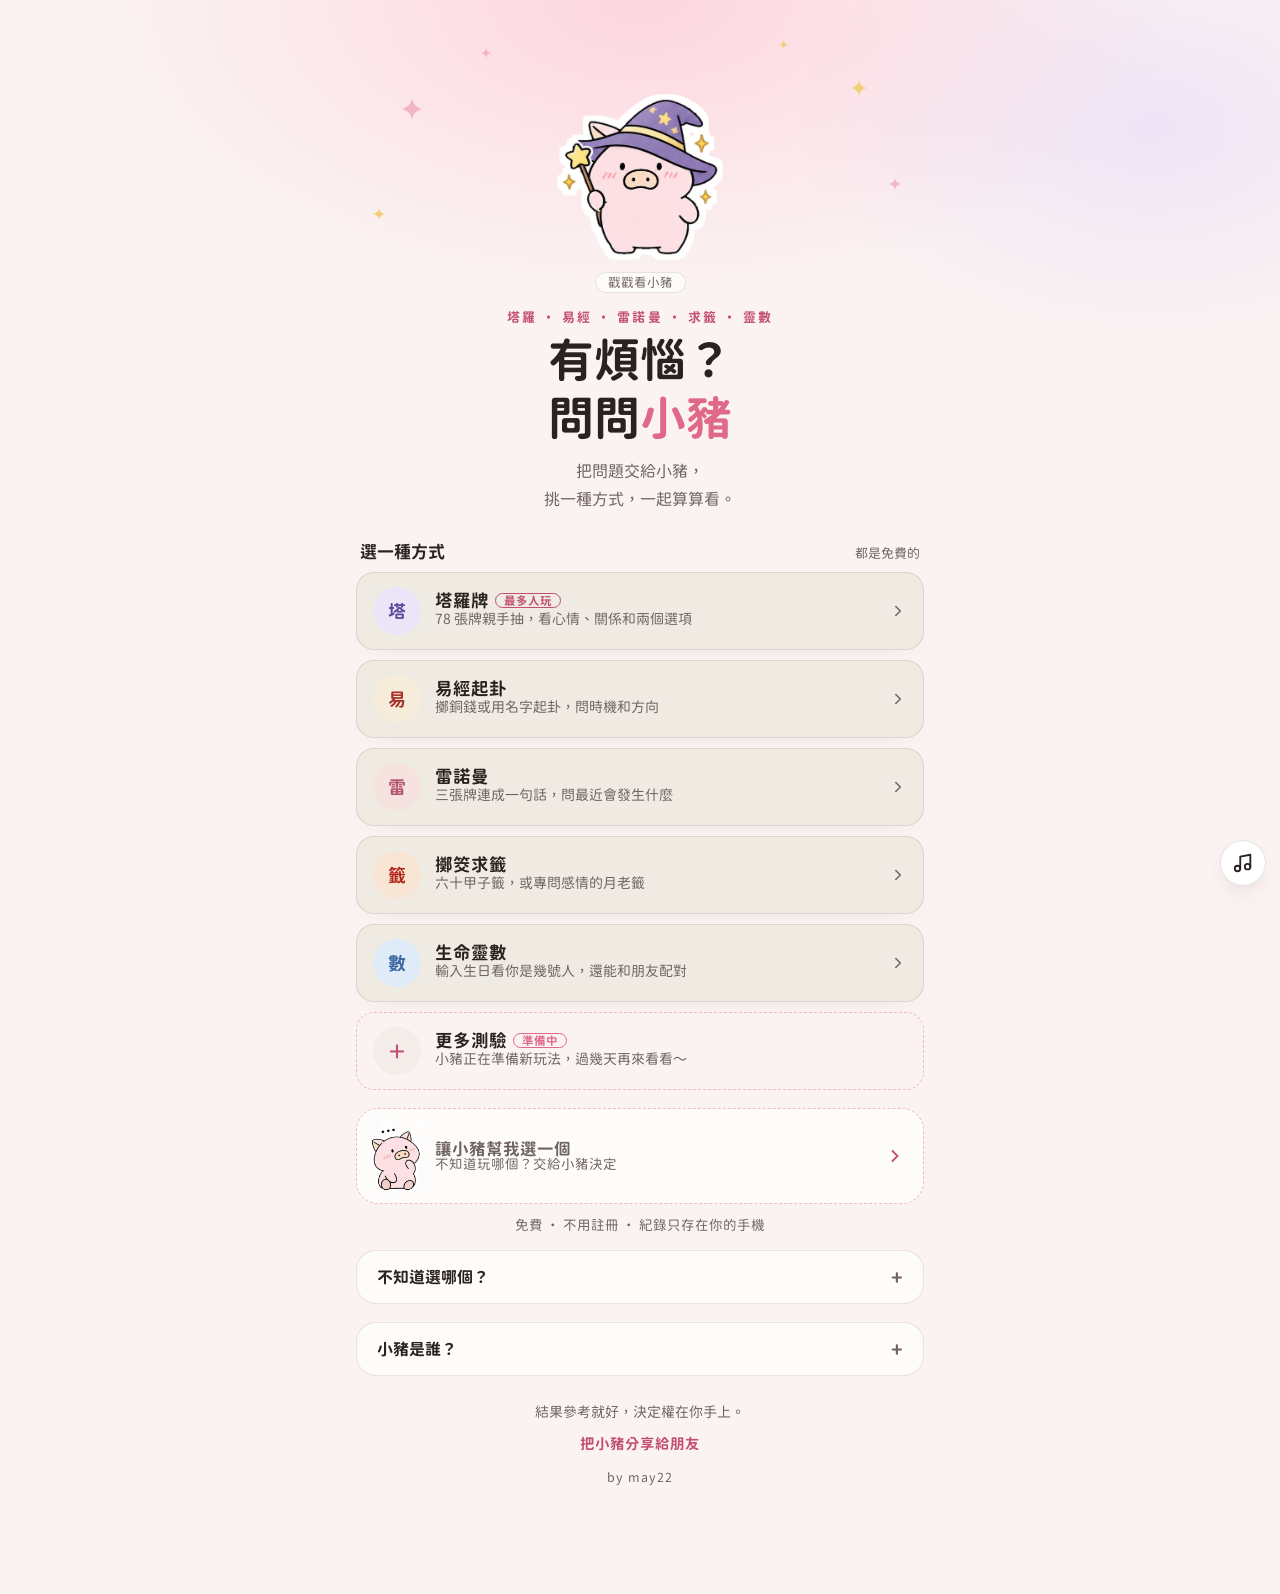
<file: index.html>
<!doctype html><html><head><meta charset=utf8><meta name=viewport content="width=device-width,initial-scale=1,viewport-fit=cover"><style>:root{box-sizing:border-box;padding-top:env(safe-area-inset-top,0px);padding-bottom:env(safe-area-inset-bottom,0px)}body{margin:0}img{max-width:100%}[hidden]{display:none!important}</style></head><body>
<title>問問小豬｜塔羅・易經・雷諾曼</title>
<link rel="icon" href="img/favicon.png" type="image/png">
<link rel="apple-touch-icon" href="img/apple-touch-icon.png">
<link rel="manifest" href="manifest.webmanifest">
<meta name="theme-color" content="#f8f1f0">
<meta name="description" content="有煩惱？問問小豬。免費線上塔羅、易經起卦、雷諾曼占卜，挑一種方式把問題交給牠。">
<meta property="og:type" content="website">
<meta property="og:locale" content="zh_TW">
<meta property="og:site_name" content="問問小豬">
<meta property="og:title" content="問問小豬｜塔羅・易經・雷諾曼">
<meta property="og:description" content="有煩惱？問問小豬。免費線上塔羅、易經起卦、雷諾曼占卜，挑一種方式把問題交給牠。">
<meta property="og:url" content="https://iammay22.github.io/piggy-oracle/">
<meta property="og:image" content="https://iammay22.github.io/piggy-oracle/og-image.jpg?v=2">
<meta property="og:image:width" content="1200">
<meta property="og:image:height" content="630">
<meta name="twitter:card" content="summary_large_image">
<meta name="twitter:image" content="https://iammay22.github.io/piggy-oracle/og-image.jpg?v=2">

<meta name="claude:viewport-fit-sides" content="cover">
<link rel="stylesheet" href="theme.css">
<script src="stats.js"></script>
<script src="sound.js" defer></script>
<style>
/* Layout: airy pink hero (mascot + headline + sparkles), then a bento of five room-colored cards, each with its themed pig */
:root{--bg:#fbf3f2;--surface:#ffffff;--surface-2:#f4ece9;--ink:#2a2220;--ink-soft:#6f6460;--line:rgba(42,34,32,.11);--accent:#c24f72;--potato:#e0698a;--glow:rgba(255,190,207,.55);--glow2:rgba(214,200,255,.35);--halo:#ffe1e8;--glass:rgba(255,255,255,.7);--shadow:rgba(80,40,50,.22);--star:#f2b7c6;--star2:#f4cf7a;
  --row:#efebe3;--r-tarot:#ece5f7;--k-tarot:#5d4b9e;--r-iching:#f5ecda;--k-iching:#a8322a;--r-leno:#f6e3df;--k-leno:#b5566e;--r-qian:#f9e5d4;--k-qian:#b3261e;--r-num:#e0ebf8;--k-num:#3d6aa3;
  color-scheme:light;--round:"GenSenRounded","PingFang TC","Microsoft JhengHei",sans-serif}
@media (prefers-color-scheme:dark){:root:not([data-theme="light"]){--bg:#1c1918;--surface:#272321;--surface-2:#2f2a28;--ink:#efe8e2;--ink-soft:#aba29b;--line:rgba(239,232,226,.12);--accent:#f394b0;--potato:#f7a6bd;--glow:rgba(240,120,155,.18);--glow2:rgba(150,130,230,.14);--halo:rgba(243,148,176,.16);--glass:#272321;--shadow:rgba(0,0,0,.5);--star:#9b5b6c;--star2:#a88a45;
  --row:#2e2a27;--r-tarot:#2b2638;--k-tarot:#c5b6f2;--r-iching:#302a20;--k-iching:#eaa79d;--r-leno:#33262a;--k-leno:#f2a7b8;--r-qian:#33251f;--k-qian:#f3a08f;--r-num:#1f2a37;--k-num:#a3c5ef;color-scheme:dark}}
:root[data-theme="dark"]{--bg:#1c1918;--surface:#272321;--surface-2:#2f2a28;--ink:#efe8e2;--ink-soft:#aba29b;--line:rgba(239,232,226,.12);--accent:#f394b0;--potato:#f7a6bd;--glow:rgba(240,120,155,.18);--glow2:rgba(150,130,230,.14);--halo:rgba(243,148,176,.16);--glass:#272321;--shadow:rgba(0,0,0,.5);--star:#9b5b6c;--star2:#a88a45;
  --row:#2e2a27;--r-tarot:#2b2638;--k-tarot:#c5b6f2;--r-iching:#302a20;--k-iching:#eaa79d;--r-leno:#33262a;--k-leno:#f2a7b8;--r-qian:#33251f;--k-qian:#f3a08f;--r-num:#1f2a37;--k-num:#a3c5ef;color-scheme:dark}
*{box-sizing:border-box}
html,body{background:var(--bg);color:var(--ink)}
body{font-family:var(--round);-webkit-font-smoothing:antialiased;overflow-x:hidden;
  background:radial-gradient(60% 420px at 50% 0,var(--glow),transparent 70%),radial-gradient(40% 320px at 90% 8%,var(--glow2),transparent 70%),var(--bg);background-repeat:no-repeat}
.wrap{position:relative;max-width:600px;margin:0 auto;padding-block:28px 40px;
  padding-left:max(16px,env(safe-area-inset-left,0px));padding-right:max(16px,env(safe-area-inset-right,0px));display:flex;flex-direction:column;gap:18px}
/* hero */
.hero{position:relative;text-align:center;padding:64px 4px 6px}
.spark{position:absolute;width:var(--s,18px);height:var(--s,18px);color:var(--star);pointer-events:none}
.spark.g{color:var(--star2)}
@media (prefers-reduced-motion:no-preference){.spark{animation:tw 3.4s ease-in-out infinite;animation-delay:var(--d,0s)}@keyframes tw{0%,100%{transform:scale(1) rotate(0);opacity:1}50%{transform:scale(.6) rotate(20deg);opacity:.45}}}
.poke{position:relative;display:block;margin:0 auto;padding:0;border:0;background:none;cursor:pointer;width:190px;min-height:170px}
.poke::before{content:"";position:absolute;left:50%;bottom:4px;width:176px;height:176px;transform:translateX(-50%);border-radius:50%;background:var(--halo);z-index:-1}
.poke:focus-visible{outline:2px solid var(--accent);outline-offset:4px;border-radius:24px}
.mascot{width:168px;height:auto;display:block;margin:0 auto}
.bubble{position:absolute;left:50%;bottom:calc(100% + 4px);transform:translateX(-50%);width:max-content;max-width:min(280px,80vw);z-index:2;
  background:var(--surface);color:var(--ink);border:1px solid var(--line);border-radius:16px;padding:10px 14px;font-size:15px;line-height:1.55;box-shadow:0 12px 30px -16px var(--shadow);text-wrap:balance}
.bubble::after{content:"";position:absolute;left:50%;top:100%;width:12px;height:12px;background:var(--surface);border-right:1px solid var(--line);border-bottom:1px solid var(--line);transform:translate(-50%,-6px) rotate(45deg)}
.hint{display:inline-block;font-size:12.5px;color:var(--ink-soft);margin:10px 0 0;background:var(--glass);border:1px solid var(--line);border-radius:999px;padding:3px 12px}
.poke.jump .mascot{animation:hop .45s ease}
@keyframes hop{30%{transform:translateY(-12px) rotate(-3deg)}60%{transform:translateY(0)}}
@media (prefers-reduced-motion:no-preference){.poke:not(.jump) .mascot{animation:bob 3.2s ease-in-out infinite;transform-origin:50% 100%}@keyframes bob{0%,86%,100%{transform:none}90%{transform:rotate(-4deg)}94%{transform:rotate(3deg)}}}
.eyebrow{font-weight:700;font-size:13px;letter-spacing:.16em;color:var(--accent);margin:18px 0 0}
h1{font-weight:700;font-size:clamp(34px,9vw,46px);line-height:1.25;margin:8px 0 10px;text-wrap:balance}
h1 em{font-style:normal;color:var(--potato);position:relative;white-space:nowrap}
h1 em::after{content:"";position:absolute;left:-2px;right:-2px;bottom:.08em;height:.3em;background:var(--halo);border-radius:999px;z-index:-1}
.lede{font-size:16px;line-height:1.75;color:var(--ink-soft);margin:0 auto;max-width:30em}
/* choices */
.sec{display:flex;align-items:baseline;justify-content:space-between;margin:6px 4px -6px}
.sec h2{font-size:17px;margin:0}
.sec span{font-size:13px;color:var(--ink-soft)}
.opts{display:flex;flex-direction:column;gap:10px}
.opt{--r:var(--surface-2);--k:var(--accent);display:grid;grid-template-columns:48px 1fr 18px;gap:14px;align-items:center;text-decoration:none;color:var(--ink);
  background:var(--row);border:1px solid var(--line);border-radius:18px;padding:14px 16px;box-shadow:0 10px 24px -20px var(--shadow);transition:transform .1s ease,box-shadow .15s ease}
.opt:hover{box-shadow:0 16px 28px -20px var(--shadow)}
.opt:active{transform:scale(.99)}
.opt:focus-visible,.pick:focus-visible,summary:focus-visible,.share:focus-visible{outline:2px solid var(--accent);outline-offset:3px}
.opt .ic{width:48px;height:48px;border-radius:50%;display:grid;place-items:center;font-weight:700;font-size:18px;background:var(--r);color:var(--k)}
.opt .t{min-width:0}
.opt b{display:block;font-size:17.5px;font-weight:700;color:var(--ink)}
.opt .d{display:block;font-size:14px;line-height:1.5;color:var(--ink-soft);text-wrap:pretty}
.opt svg{width:18px;height:18px;color:var(--ink-soft)}
.tag,.soon{font-style:normal;font-size:11.5px;font-weight:700;border-radius:999px;padding:1px 8px;margin-left:6px;vertical-align:2px;white-space:nowrap}
.tag{color:var(--accent);border:1px solid currentColor}
.soon{color:var(--potato);border:1px solid currentColor}
.opt[href="tarot.html"]{--r:var(--r-tarot);--k:var(--k-tarot)}
.opt[href="iching.html"]{--r:var(--r-iching);--k:var(--k-iching)}
.opt[href="lenormand.html"]{--r:var(--r-leno);--k:var(--k-leno)}
.opt[href="qian.html"]{--r:var(--r-qian);--k:var(--k-qian)}
.opt[href="numerology.html"]{--r:var(--r-num);--k:var(--k-num)}
.opt.more{grid-template-columns:48px 1fr;background:transparent;border:1.5px dashed var(--star);box-shadow:none;cursor:default}
.opt.more:active{transform:none}.opt.more:hover{box-shadow:none}
.opt.more .ic{background:var(--surface-2);color:var(--accent);font-size:20px}
.opt.more b{color:var(--ink)}
/* random pick */
.pick{display:flex;align-items:center;gap:12px;width:100%;font:inherit;text-align:left;color:var(--ink);cursor:pointer;
  background:var(--glass);border:1.5px dashed var(--star);border-radius:22px;padding:10px 18px 10px 12px;transition:transform .1s ease}
.pick:active{transform:scale(.99)}
.pick img{width:54px;height:auto;flex:none}
.pick b{display:block;font-size:16.5px}
.pick span{display:block;font-size:13.5px;color:var(--ink-soft)}
.pick svg{margin-left:auto;width:20px;height:20px;color:var(--accent);flex:none}
.meta{text-align:center;font-size:13.5px;color:var(--ink-soft);margin:-4px 0 0}
details{background:var(--glass);border:1px solid var(--line);border-radius:20px;padding:16px 20px}
summary{cursor:pointer;font-weight:700;font-size:16px;list-style:none;display:flex;justify-content:space-between;align-items:center}
summary::-webkit-details-marker{display:none}
summary::after{content:"+";font-size:20px;color:var(--ink-soft)}
details[open] summary::after{content:"−"}
.guide{margin:10px 0 0;padding:0;list-style:none}
.guide li{padding:10px 0;font-size:15px;line-height:1.7;color:var(--ink-soft)}
.guide li+li{border-top:1px solid var(--line)}
.guide b{display:block;color:var(--accent);font-size:13.5px;letter-spacing:.06em}
.about p{margin:10px 0 0;font-size:15px;line-height:1.75;color:var(--ink-soft)}
.share{font:inherit;font-weight:700;font-size:14.5px;color:var(--accent);background:none;border:0;padding:6px 4px;cursor:pointer;border-radius:8px}
.toast{position:fixed;left:50%;bottom:calc(24px + env(safe-area-inset-bottom,0px));transform:translateX(-50%);z-index:30;background:var(--ink);color:var(--bg);padding:8px 18px;border-radius:999px;font-size:14px;white-space:nowrap}
footer{text-align:center;font-size:14px;color:var(--ink-soft);line-height:1.8;margin-top:6px}
footer p{margin:0}
footer .by{font-size:12.5px;letter-spacing:.08em;margin-top:4px}
</style>

<div class="wrap">
  <header class="hero">
    <svg class="spark" style="left:8%;top:70px;--s:22px" viewBox="0 0 24 24" aria-hidden="true"><path fill="currentColor" d="M12 0c.9 6.6 4.8 10.6 12 12-7.2 1.4-11.1 5.4-12 12-.9-6.6-4.8-10.6-12-12 7.2-1.4 11.1-5.4 12-12z"/></svg><svg class="spark g" style="right:10%;top:52px;--s:16px;--d:.8s" viewBox="0 0 24 24" aria-hidden="true"><path fill="currentColor" d="M12 0c.9 6.6 4.8 10.6 12 12-7.2 1.4-11.1 5.4-12 12-.9-6.6-4.8-10.6-12-12 7.2-1.4 11.1-5.4 12-12z"/></svg><svg class="spark" style="right:4%;top:150px;--s:12px;--d:1.6s" viewBox="0 0 24 24" aria-hidden="true"><path fill="currentColor" d="M12 0c.9 6.6 4.8 10.6 12 12-7.2 1.4-11.1 5.4-12 12-.9-6.6-4.8-10.6-12-12 7.2-1.4 11.1-5.4 12-12z"/></svg><svg class="spark g" style="left:3%;top:180px;--s:12px;--d:2.2s" viewBox="0 0 24 24" aria-hidden="true"><path fill="currentColor" d="M12 0c.9 6.6 4.8 10.6 12 12-7.2 1.4-11.1 5.4-12 12-.9-6.6-4.8-10.6-12-12 7.2-1.4 11.1-5.4 12-12z"/></svg><svg class="spark" style="left:22%;top:20px;--s:10px;--d:1.1s" viewBox="0 0 24 24" aria-hidden="true"><path fill="currentColor" d="M12 0c.9 6.6 4.8 10.6 12 12-7.2 1.4-11.1 5.4-12 12-.9-6.6-4.8-10.6-12-12 7.2-1.4 11.1-5.4 12-12z"/></svg><svg class="spark g" style="right:24%;top:12px;--s:9px;--d:2.6s" viewBox="0 0 24 24" aria-hidden="true"><path fill="currentColor" d="M12 0c.9 6.6 4.8 10.6 12 12-7.2 1.4-11.1 5.4-12 12-.9-6.6-4.8-10.6-12-12 7.2-1.4 11.1-5.4 12-12z"/></svg>
    <button class="poke" id="poke" type="button" aria-label="戳一下小豬，聽牠說一句話"><span class="bubble" id="bubble" hidden></span><img class="mascot" id="pigimg" src="img/pig-wizard.webp" width="400" height="399" alt="may22 畫的粉紅小豬巫師"></button>
    <p class="hint">戳戳看小豬</p>
    <div class="eyebrow">塔羅 · 易經 · 雷諾曼 · 求籤 · 靈數</div>
    <h1>有煩惱？<br>問問<em>小豬</em></h1>
    <p class="lede">把問題交給小豬，<br>挑一種方式，一起算算看。</p>
  </header>

  <div class="sec"><h2>選一種方式</h2><span>都是免費的</span></div>
  <nav class="opts" aria-label="選擇占卜方式">
    <a class="opt" href="tarot.html"><span class="ic">塔</span><span class="t"><b>塔羅牌<em class="tag">最多人玩</em></b><span class="d">78 張牌親手抽，看心情、關係和兩個選項</span></span><svg viewBox="0 0 24 24" fill="none" stroke="currentColor" stroke-width="2" stroke-linecap="round"><path d="M9 6l6 6-6 6"/></svg></a>
    <a class="opt" href="iching.html"><span class="ic">易</span><span class="t"><b>易經起卦</b><span class="d">擲銅錢或用名字起卦，問時機和方向</span></span><svg viewBox="0 0 24 24" fill="none" stroke="currentColor" stroke-width="2" stroke-linecap="round"><path d="M9 6l6 6-6 6"/></svg></a>
    <a class="opt" href="lenormand.html"><span class="ic">雷</span><span class="t"><b>雷諾曼</b><span class="d">三張牌連成一句話，問最近會發生什麼</span></span><svg viewBox="0 0 24 24" fill="none" stroke="currentColor" stroke-width="2" stroke-linecap="round"><path d="M9 6l6 6-6 6"/></svg></a>
    <a class="opt" href="qian.html"><span class="ic">籤</span><span class="t"><b>擲筊求籤</b><span class="d">六十甲子籤，或專問感情的月老籤</span></span><svg viewBox="0 0 24 24" fill="none" stroke="currentColor" stroke-width="2" stroke-linecap="round"><path d="M9 6l6 6-6 6"/></svg></a>
    <a class="opt" href="numerology.html"><span class="ic">數</span><span class="t"><b>生命靈數</b><span class="d">輸入生日看你是幾號人，還能和朋友配對</span></span><svg viewBox="0 0 24 24" fill="none" stroke="currentColor" stroke-width="2" stroke-linecap="round"><path d="M9 6l6 6-6 6"/></svg></a>
    <div class="opt more" aria-disabled="true"><span class="ic">＋</span><span class="t"><b>更多測驗<em class="soon">準備中</em></b><span class="d">小豬正在準備新玩法，過幾天再來看看～</span></span></div>
  </nav>

  <button class="pick" id="pick" type="button"><img src="img/pig-think.webp" width="400" height="548" alt=""><span><b id="pickT">讓小豬幫我選一個</b><span>不知道玩哪個？交給小豬決定</span></span><svg viewBox="0 0 24 24" fill="none" stroke="currentColor" stroke-width="2.2" stroke-linecap="round"><path d="M9 6l6 6-6 6"/></svg></button>
  <p class="meta">免費 · 不用註冊 · 紀錄只存在你的手機</p>

  <details>
    <summary>不知道選哪個？</summary>
    <ul class="guide">
      <li><b>塔羅</b>想看清楚自己的心情、關係裡的狀態，或在兩個選項之間比較。</li>
      <li><b>易經</b>想知道時機對不對、該進還是該退，要一個大方向。</li>
      <li><b>雷諾曼</b>想知道接下來具體會發生什麼事，越日常的問題越準。</li>
      <li><b>求籤</b>想要一句明確的指引，像去廟裡問神明一樣，用一支籤詩回答你。</li>
      <li><b>生命靈數</b>不用問問題，輸入生日就能看自己的個性和今年的主題，也能和朋友、另一半配對。</li>
    </ul>
  </details>

  <details class="about">
    <summary>小豬是誰？</summary>
    <p>牠是 may22 畫的 LINE 貼圖角色，一隻粉紅色的小豬。最喜歡抱抱和貼貼，偶爾會哼一聲、喊好累，但只要你有煩惱，牠一定會陪你一起想。</p>
  </details>

  <footer>
    <p>結果參考就好，決定權在你手上。</p>
    <button class="share" id="shareSite" type="button">把小豬分享給朋友</button>
    <p class="by">by may22</p>
  </footer>
</div>

<script>
function dgT(p){try{window.dgTrack&&window.dgTrack(p)}catch(e){}}
document.querySelectorAll('a.opt').forEach(function(a){a.addEventListener('click',function(){dgT('index/go/'+a.getAttribute('href').replace('.html',''))})});
document.getElementById('pick').addEventListener('click',function(){
  var p=['tarot.html','iching.html','lenormand.html','qian.html','numerology.html'];
  var a=new Uint32Array(1);crypto.getRandomValues(a);
  document.getElementById('pickT').textContent='小豬想了一下……';
  var to=p[a[0]%p.length];dgT('index/go/random');document.getElementById('pigimg').src='img/pig-think.webp';var bb=document.getElementById('bubble');bb.textContent='嗯……讓我想想……';bb.hidden=false;
  setTimeout(function(){location.href=to},900);
});
var PIGS=[['hug','先抱一下，再說說你的煩惱。'],['happy','今天也要開開心心的！'],['love','不管結果怎樣，我都站在你這邊。'],['great','你已經很棒了，真的。'],['what','在幹嘛？是不是又在想那件事？'],['miss','想你了，所以你來了。'],['kiss','親一個，壞運氣飛走。'],['cuddle','貼貼，煩惱分我一半。'],['crawl','匍匐前進也是前進喔。'],['hmph','哼！誰讓你不開心的？'],['tired','累了就休息，答案不會跑掉。'],['fierce','你兇我……好啦，我幫你算就是了。'],['cheer','加油！你比你想的還要厲害。'],['pat','乖～辛苦了，摸摸頭。'],['uh','ㄜ……這個問題有點難，換個問法試試？'],['no','不要再熬夜想這件事了啦。']];
var last=-1,bt;
document.getElementById('poke').addEventListener('click',function(){
  var b=document.getElementById('bubble'),i;do{i=Math.floor(Math.random()*PIGS.length)}while(i===last);last=i;
  document.getElementById('pigimg').src='img/pig-'+PIGS[i][0]+'.webp';
  b.textContent=PIGS[i][1];b.hidden=false;this.classList.remove('jump');void this.offsetWidth;this.classList.add('jump');
  clearTimeout(bt);bt=setTimeout(function(){b.hidden=true},4500);dgT('index/poke');
});
function toast(m){var t=document.querySelector('.toast');if(!t){t=document.createElement('div');t.className='toast';document.body.appendChild(t)}t.textContent=m;t.hidden=false;clearTimeout(t._t);t._t=setTimeout(function(){t.hidden=true},2000)}
document.getElementById('shareSite').addEventListener('click',function(){
  var url=location.href.split('#')[0].split('?')[0];dgT('index/share');
  if(navigator.share){navigator.share({title:'問問小豬',text:'有煩惱？問問小豬',url:url}).catch(function(){});return}
  try{navigator.clipboard.writeText(url).then(function(){toast('已複製網址')},function(){toast(url)})}catch(e){toast(url)}
});
</script>

</body></html>
</file>
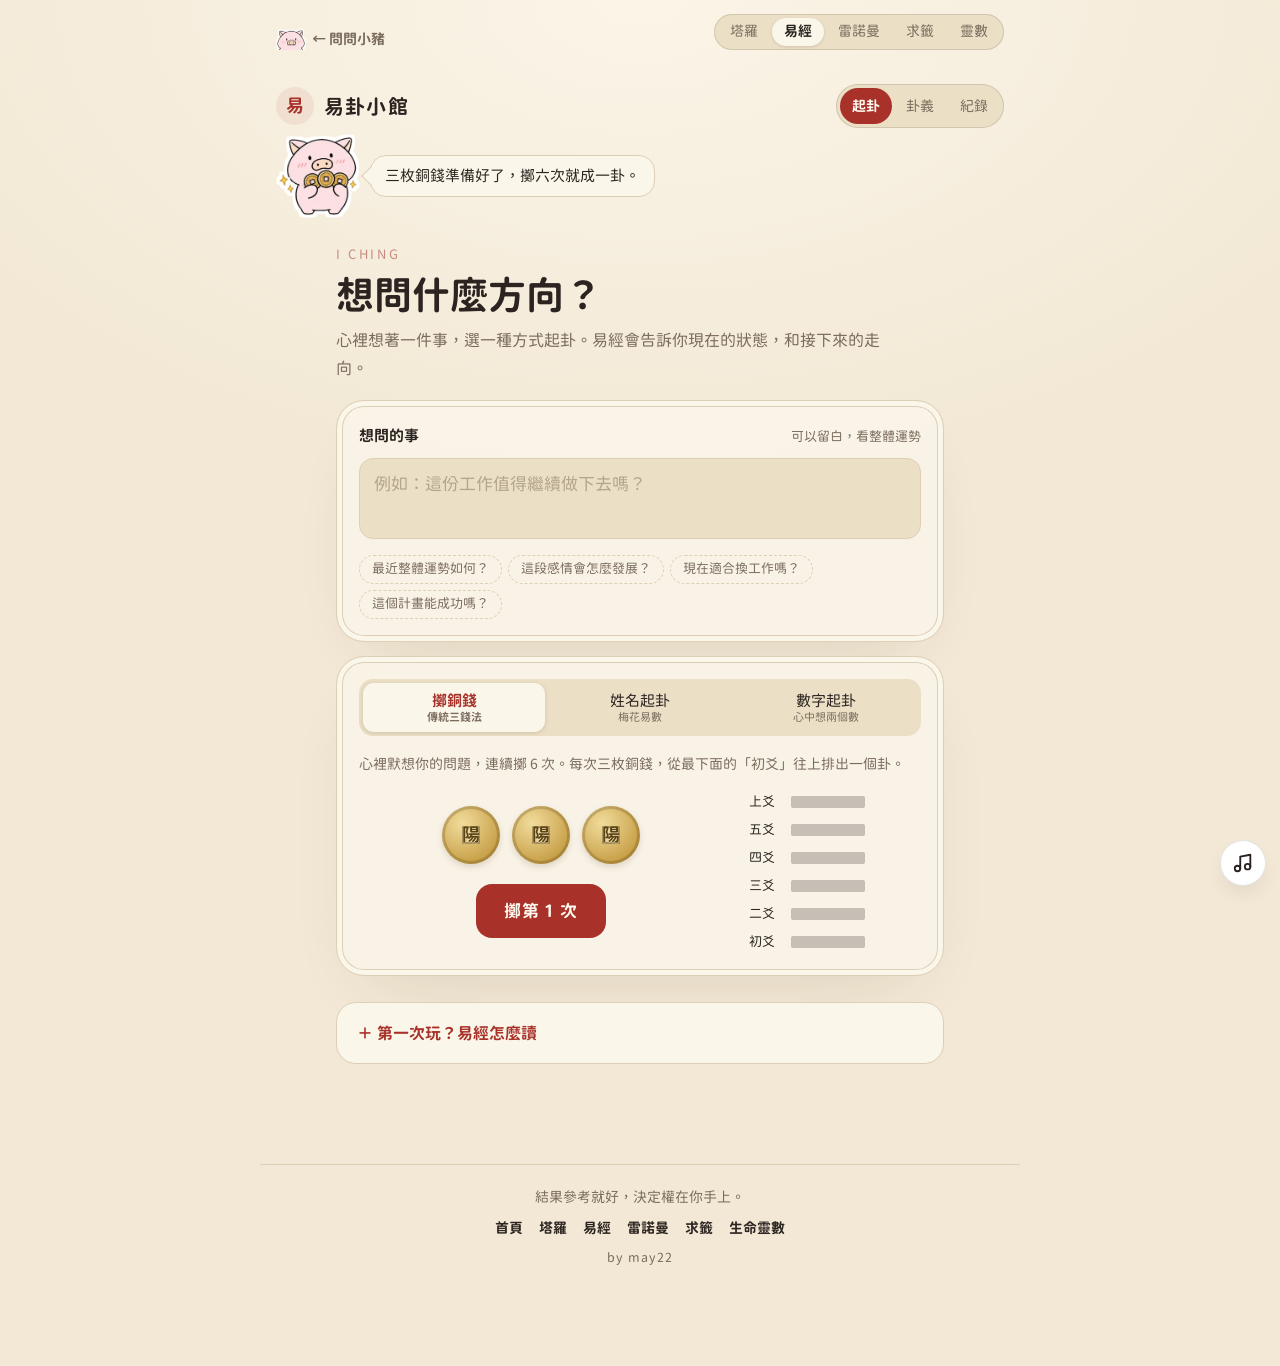
<file: iching.html>
<!doctype html><html><head><meta charset=utf8><meta name=viewport content="width=device-width,initial-scale=1,viewport-fit=cover"><style>:root{color-scheme:light;box-sizing:border-box;padding-top:env(safe-area-inset-top,0px);padding-bottom:env(safe-area-inset-bottom,0px)}html{scroll-padding-top:env(safe-area-inset-top,0px)}body{margin:0;padding:0;font:14px -apple-system,BlinkMacSystemFont,sans-serif;background:#fff;color:#000}img{max-width:100%}[hidden]:not([hidden=until-found i]){display:none!important}</style></head><body>
<nav class="dg-nav" aria-label="問問小豬"><a class="home" href="index.html"><img src="img/pig-face.png" alt="" width="120" height="85">← 問問小豬</a><span class="seg"><a href="tarot.html">塔羅</a><a href="iching.html" aria-current="page">易經</a><a href="lenormand.html">雷諾曼</a><a href="qian.html">求籤</a><a href="numerology.html">靈數</a></span></nav><div class="dg-hrow"><h1 class="dg-brand"><span class="dg-ic" aria-hidden="true">易</span>易卦小館</h1><nav class="dg-tabs" role="tablist" aria-label="易卦小館"><button type="button" role="tab" data-tab="cast" aria-selected="true">起卦</button><button type="button" role="tab" data-tab="lib" aria-selected="false">卦義</button><button type="button" role="tab" data-tab="hist" aria-selected="false">紀錄</button></nav></div><div class="dg-greet"><img src="img/pig-coins.webp" alt="小豬" width="400" height="401"><p>三枚銅錢準備好了，擲六次就成一卦。</p></div>
<title>易經起卦｜問問小豬</title>
<link rel="icon" href="img/favicon.png" type="image/png">
<link rel="apple-touch-icon" href="img/apple-touch-icon.png">
<link rel="manifest" href="manifest.webmanifest">
<meta name="theme-color" content="#f8f1f0">
<meta name="description" content="擲銅錢、姓名或數字起卦，看本卦變卦，直接告訴你這次最該讀哪一句。">
<meta property="og:type" content="website">
<meta property="og:locale" content="zh_TW">
<meta property="og:site_name" content="問問小豬">
<meta property="og:title" content="易經起卦｜問問小豬">
<meta property="og:description" content="擲銅錢、姓名或數字起卦，看本卦變卦，直接告訴你這次最該讀哪一句。">
<meta property="og:url" content="https://iammay22.github.io/piggy-oracle/iching.html">
<meta property="og:image" content="https://iammay22.github.io/piggy-oracle/og-image.jpg?v=2">
<meta property="og:image:width" content="1200">
<meta property="og:image:height" content="630">
<meta name="twitter:card" content="summary_large_image">
<meta name="twitter:image" content="https://iammay22.github.io/piggy-oracle/og-image.jpg?v=2">
<link rel="stylesheet" href="theme.css">
<script src="stats.js"></script>
<script src="sound.js" defer></script>

<meta name="claude:viewport-fit-sides" content="cover">
<link rel="preconnect" href="https://fonts.googleapis.com">
<link rel="preconnect" href="https://fonts.gstatic.com" crossorigin>
<link rel="stylesheet" href="https://fonts.googleapis.com/css2?family=LXGW+WenKai+TC:wght@400;700&family=Noto+Serif+TC:wght@600;900&display=swap">
<style>
/* Layout: one calm column on 宣紙 rice paper; 墨 ink for text, 朱砂 cinnabar for anything you touch and for moving lines, 石青 blue for section labels, panels framed like a thread-bound book. Single light theme by choice. */
:root{
  --bg:#f5efe2; --card:#fffcf5; --sunk:#efe6d3;
  --ink:#2b2420; --muted:#7a6c5d; --line:#e2d5bd;
  --jade:#a8322a; --jade-soft:rgba(168,50,42,.07); --on-jade:#fffaf0;
  --cinnabar:#c23a2c; --gold:#b0832a; --qing:#2e5a72;
  --shadow:rgba(80,50,20,.08);
  --f-display:"Noto Serif TC","Songti TC","PMingLiU",serif;
  --f-body:"LXGW WenKai TC","Kaiti TC","STKaiti","Noto Serif TC",serif;
  color-scheme:light;
}
html,body{background:var(--bg);color:var(--ink)}
body{background:radial-gradient(90% 50% at 50% 0%,#fbf7ee 0%,var(--bg) 70%) fixed,var(--bg)}
body{font-family:var(--f-body);font-size:16px;line-height:1.75}
*{box-sizing:border-box}
[hidden]{display:none!important}
button{font:inherit;color:inherit;cursor:pointer}
button:focus-visible,input:focus-visible,textarea:focus-visible{outline:2px solid var(--jade);outline-offset:2px}
h1,h2,h3{font-family:var(--f-display);margin:0;line-height:1.35;text-wrap:balance}

.wrap{max-width:640px;margin:0 auto;padding-block:20px 64px;padding-left:max(16px,env(safe-area-inset-left,0px));padding-right:max(16px,env(safe-area-inset-right,0px))}
.head{display:flex;justify-content:space-between;align-items:flex-end;gap:12px;flex-wrap:wrap;margin-bottom:22px}
.logo{display:flex;align-items:center;gap:10px}
.logo svg{width:30px;height:30px}
.logo h1{font-size:24px;font-weight:900;letter-spacing:.14em}
.seal{width:34px;height:34px;border-radius:5px;background:var(--jade);color:var(--on-jade);display:grid;place-items:center;font-family:var(--f-display);font-weight:900;font-size:21px;box-shadow:inset 0 0 0 2px var(--jade),inset 0 0 0 3px rgba(255,250,240,.7);transform:rotate(-4deg)}
.top-tabs{display:flex;gap:4px}
.top-tabs button{background:none;border:0;padding:4px 10px;border-radius:999px;font-size:14px;color:var(--muted)}
.top-tabs button[aria-selected="true"]{background:var(--jade-soft);color:var(--jade);font-weight:700}

.panel{background:var(--card);border:1px solid var(--line);border-radius:6px;padding:22px;box-shadow:inset 0 0 0 5px var(--card),inset 0 0 0 6px var(--line),0 2px 10px var(--shadow)}
.panel+.panel{margin-top:14px}
.lab{font-family:var(--f-display);font-size:15px;font-weight:600;margin-bottom:8px;display:flex;justify-content:space-between;align-items:baseline;gap:8px}
.lab small{font-family:var(--f-body);font-weight:400;color:var(--muted);font-size:13px}
textarea,input[type=text],input[type=number]{width:100%;font:inherit;font-size:17px;color:var(--ink);background:#fbf6ea;border:1px solid var(--line);border-radius:6px;padding:10px 14px;resize:none}
input::placeholder,textarea::placeholder{color:#b3a48e}
.chips{display:flex;flex-wrap:wrap;gap:6px;margin-top:8px}
.chips button{background:none;border:1px dashed var(--line);border-radius:999px;padding:2px 12px;font-size:13px;color:var(--muted)}

.seg{display:grid;grid-template-columns:repeat(3,1fr);gap:4px;background:var(--sunk);padding:4px;border-radius:8px;margin-bottom:16px}
.seg button{background:none;border:0;border-radius:6px;padding:8px 4px;font-size:15px;line-height:1.3}
.seg button small{display:block;font-size:11px;color:var(--muted)}
.seg button[aria-selected="true"]{background:var(--card);box-shadow:0 1px 4px var(--shadow);color:var(--jade);font-weight:700}
.howto{font-size:14px;color:var(--muted);margin:0 0 14px}

.toss{display:grid;grid-template-columns:1fr auto;gap:18px;align-items:center}
@media(max-width:420px){.toss{grid-template-columns:1fr}}
.coins{display:flex;gap:12px;justify-content:center;margin-bottom:14px}
.coin{width:58px;height:58px;border-radius:50%;display:grid;place-items:center;font-family:var(--f-display);font-weight:900;font-size:18px;
  background:radial-gradient(circle at 35% 30%,#f1dc9c,#c9a24b 70%,#a9832f);color:#5c4410;box-shadow:inset 0 0 0 3px rgba(92,68,16,.25),0 3px 6px var(--shadow);position:relative}
.coin::after{content:"";position:absolute;width:14px;height:14px;border:2px solid rgba(92,68,16,.45);background:rgba(255,255,255,.25)}
.coin span{position:relative;z-index:1;text-shadow:0 1px 0 rgba(255,255,255,.4)}
.coin.yin{background:radial-gradient(circle at 35% 30%,#e9d9b0,#b9a06a 70%,#97814e)}
.coin.spin{animation:spin .55s ease}
@keyframes spin{0%{transform:rotateY(0) translateY(0)}50%{transform:rotateY(540deg) translateY(-26px)}100%{transform:rotateY(1080deg) translateY(0)}}
.tossbtns{display:flex;flex-direction:column;align-items:center;gap:6px}
.rows{display:flex;flex-direction:column-reverse;gap:6px;min-width:180px}
.row{display:grid;grid-template-columns:3.2em 74px 1fr;align-items:center;gap:8px;font-size:13px;color:var(--muted);height:22px}
.row .pos{font-family:var(--f-display);color:var(--ink);font-size:13px}
.row.empty .bar{opacity:.25}
.row .tag{white-space:nowrap}
.row .tag.mv{color:var(--cinnabar);font-weight:700}

.bar{display:flex;gap:10px;height:12px;width:74px}
.bar i{flex:1;background:var(--ink);border-radius:2px}
.bar.mv i{background:var(--cinnabar)}

.btn{border:0;border-radius:999px;padding:12px 28px;font-size:17px;font-weight:700;background:var(--jade);color:var(--on-jade);font-family:var(--f-display);letter-spacing:.08em}
.btn:disabled{opacity:.4;cursor:default}
.btn.ghost{background:none;color:var(--jade);border:1px solid var(--jade)}
.btn.sm{padding:7px 16px;font-size:14px}
.link{background:none;border:0;color:var(--muted);font-size:14px;text-decoration:underline;text-underline-offset:3px;padding:4px}
.center{display:flex;justify-content:center;gap:10px;flex-wrap:wrap;margin-top:16px}

.namegrid{display:grid;grid-template-columns:1fr 1.4fr;gap:10px}
.strokes{display:flex;flex-wrap:wrap;gap:8px;margin-top:14px}
.sk{display:flex;align-items:center;gap:6px;background:var(--sunk);border-radius:6px;padding:6px 8px}
.sk b{font-family:var(--f-display);font-size:22px;width:1.2em;text-align:center}
.sk .n{font-variant-numeric:tabular-nums;width:2.2em;text-align:center;font-size:15px}
.sk .n small{display:block;font-size:10px;color:var(--muted);line-height:1}
.sk button{width:26px;height:26px;border-radius:50%;border:1px solid var(--line);background:var(--card);line-height:1;font-size:15px;padding:0}
.sk.edited .n{color:var(--jade);font-weight:700}
.sk.unknown{outline:1px dashed var(--cinnabar)}
.kx{margin-top:12px;font-size:13px;color:var(--muted);line-height:1.7}
.kx b{display:block;color:var(--ink);font-family:var(--f-display);font-weight:600;font-size:14px}
.formula{margin-top:14px;font-size:14px;color:var(--muted);background:var(--sunk);border-radius:6px;padding:10px 14px}
.formula b{color:var(--ink)}
.nums{display:grid;grid-template-columns:1fr 1fr auto;gap:10px;align-items:end}
.nums label{font-size:13px;color:var(--muted)}

/* result */
.res-q{font-family:var(--f-display);font-size:20px;font-weight:600}
.res-meta{color:var(--muted);font-size:13px;margin-top:2px}
.pair{display:grid;grid-template-columns:1fr auto 1fr;gap:10px;align-items:center;margin:20px 0 6px}
.pair.single{grid-template-columns:1fr}
.hx{text-align:center;display:flex;flex-direction:column;align-items:center;gap:8px}
.hx .k{font-size:12px;color:var(--muted);letter-spacing:.2em}
.hx .lines{display:flex;flex-direction:column-reverse;gap:7px;padding:6px 0;position:relative}
.hx .lines .bar{width:96px;height:13px}
.hx .lines .bar .mk{position:absolute;margin-left:104px;margin-top:-4px;color:var(--cinnabar);font-size:13px;font-weight:700}
.hx .lines>div{position:relative}
.hx .nm{font-family:var(--f-display);font-size:26px;font-weight:900;line-height:1.1}
.hx .fn{font-size:13px;color:var(--muted)}
.arrow{color:var(--muted);font-size:13px;text-align:center;line-height:1.3}
.arrow svg{width:28px;height:16px;display:block;margin:0 auto 2px}
.lv{display:inline-block;font-size:12px;padding:1px 10px;border-radius:999px;border:1px solid currentColor;font-family:var(--f-display);font-weight:600}
.lv-大吉{color:var(--cinnabar)} .lv-吉{color:var(--qing)} .lv-平{color:var(--gold)} .lv-小心{color:var(--muted)}

.key{margin-top:18px;background:var(--jade-soft);border-left:3px solid var(--jade);border-radius:4px;padding:14px 18px}
.key .why{font-size:13px;color:var(--jade);font-weight:700;letter-spacing:.06em}
.key .why span{font-weight:400;color:var(--muted);letter-spacing:0}
.kitem{margin-top:10px}
.kitem .src{font-family:var(--f-display);font-size:18px;font-weight:600}
.kitem .src em{font-style:normal;font-size:13px;color:var(--muted);font-weight:400;margin-right:6px}
.kitem .gl{margin:2px 0 0}

.sec{margin-top:22px}
.sec h3{font-size:17px;margin-bottom:8px;display:flex;align-items:center;gap:8px}
.classic{font-family:var(--f-display);font-size:17px;margin:0 0 4px}
.xiang{color:var(--muted);font-size:15px;margin:0}
.facets{display:grid;grid-template-columns:4.2em 1fr;gap:6px 10px;margin:0}
.facets dt{font-family:var(--f-display);font-weight:600;color:var(--qing)}
.facets dd{margin:0}
details{margin-top:18px;border-top:1px solid var(--line);padding-top:12px}
summary{cursor:pointer;font-family:var(--f-display);font-weight:600;font-size:15px;color:var(--jade);list-style:none}
summary::-webkit-details-marker{display:none}
summary::before{content:"＋ "} details[open] summary::before{content:"－ "}
.alll{list-style:none;padding:0;margin:10px 0 0;display:flex;flex-direction:column-reverse;gap:10px}
.alll li{display:grid;grid-template-columns:3.4em 1fr;gap:8px}
.alll li b{font-family:var(--f-display)}
.alll li.mv b{color:var(--cinnabar)}
.alll li p{margin:0}
.alll li .c{font-family:var(--f-display);font-size:15px}
.alll li .g{color:var(--muted);font-size:14px}
.alll li.extra{order:-1}
.note{font-size:13px;color:var(--muted);margin-top:18px;text-align:center}

.hist{display:flex;flex-direction:column;gap:10px}
.hi{display:flex;gap:14px;align-items:center;background:var(--card);border:1px solid var(--line);border-radius:6px;padding:12px 14px;text-align:left;width:100%}
.hi .mini{display:flex;flex-direction:column-reverse;gap:3px;flex:0 0 auto}
.hi .mini .bar{width:30px;height:4px;gap:4px}
.hi .t{min-width:0;flex:1}
.hi .t b{font-family:var(--f-display);display:block}
.hi .t span{font-size:13px;color:var(--muted);display:block;overflow:hidden;text-overflow:ellipsis;white-space:nowrap}
.empty{text-align:center;color:var(--muted);padding:40px 0}
.toast{position:fixed;left:50%;bottom:calc(24px + env(safe-area-inset-bottom,0px));transform:translateX(-50%);background:var(--ink);color:var(--bg);padding:8px 18px;border-radius:999px;font-size:14px;z-index:30;white-space:nowrap}
.copybox{width:100%;height:200px;font-size:14px;margin-top:10px}
@media (prefers-reduced-motion:reduce){*{animation:none!important;transition:none!important}}
</style>
<style>
:root{--dg-bg:#f8f1f0;--dg-surface:#ffffff;--dg-surface-2:#f1e7e5;--dg-hover:#eadcd9;--dg-ink:#2a2022;--dg-soft:#6f6265;--dg-line:#ead9d6;--dg-line-a:rgba(42,32,34,.12);--dg-acc:#b84d6c;--dg-acc-dim:#dc9aad;--dg-acc-soft:rgba(184,77,108,.1);--dg-on-acc:#ffffff;--dg-potato:#b8652f;--dg-glass:rgba(255,255,255,.65);--dg-shadow:rgba(34,31,27,.14);--dg-place:#a39b8f;--dg-scrim:rgba(34,31,27,.45);color-scheme:light;--round:"GenSenRounded","PingFang TC","Microsoft JhengHei",sans-serif}
@media (prefers-color-scheme:dark){:root:not([data-theme="light"]){--dg-bg:#1b1a18;--dg-surface:#252320;--dg-surface-2:#2e2b27;--dg-hover:#37332e;--dg-ink:#ece7de;--dg-soft:#a8a197;--dg-line:#3a3631;--dg-line-a:rgba(236,231,222,.12);--dg-acc:#f08fab;--dg-acc-dim:#8a4a5c;--dg-acc-soft:rgba(240,143,171,.16);--dg-on-acc:#2a1219;--dg-potato:#e0904f;--dg-glass:#252320;--dg-shadow:rgba(0,0,0,.4);--dg-place:#7d766c;--dg-scrim:rgba(0,0,0,.6);color-scheme:dark}}
:root[data-theme="dark"]{--dg-bg:#1b1a18;--dg-surface:#252320;--dg-surface-2:#2e2b27;--dg-hover:#37332e;--dg-ink:#ece7de;--dg-soft:#a8a197;--dg-line:#3a3631;--dg-line-a:rgba(236,231,222,.12);--dg-acc:#f08fab;--dg-acc-dim:#8a4a5c;--dg-acc-soft:rgba(240,143,171,.16);--dg-on-acc:#2a1219;--dg-potato:#e0904f;--dg-glass:#252320;--dg-shadow:rgba(0,0,0,.4);--dg-place:#7d766c;--dg-scrim:rgba(0,0,0,.6);color-scheme:dark}

.dg-nav{position:relative;z-index:6;display:flex;align-items:center;justify-content:space-between;gap:10px;flex-wrap:wrap;
  max-width:760px;margin:0 auto;padding-block:14px 4px;padding-left:max(16px,env(safe-area-inset-left,0px));padding-right:max(16px,env(safe-area-inset-right,0px));
  font-family:var(--round);font-size:14px;line-height:1.4}
.dg-nav a{text-decoration:none;color:var(--dg-soft);font-weight:700}
.dg-nav a:hover{color:var(--dg-acc)}
.dg-nav a:focus-visible,.dg-shared a:focus-visible{outline:2px solid var(--dg-acc);outline-offset:2px;border-radius:6px}
.dg-nav .home{display:inline-flex;align-items:center;gap:6px}
.dg-nav .home img{width:30px;height:auto}
.dg-nav .seg{display:flex;gap:2px;background:var(--dg-surface-2);border:1px solid var(--dg-line-a);border-radius:999px;padding:3px}
.dg-nav .seg a{padding:4px 12px;border-radius:999px;font-weight:500}
.dg-nav .seg a[aria-current]{background:var(--dg-surface);color:var(--dg-ink);font-weight:700;box-shadow:0 1px 3px var(--dg-shadow)}
.dg-nav.inset{margin-left:calc(-1*max(16px,env(safe-area-inset-left,0px)));margin-right:calc(-1*max(16px,env(safe-area-inset-right,0px)))}
.dg-shared{display:flex;align-items:center;justify-content:space-between;gap:10px;flex-wrap:wrap;margin:0 0 16px;padding:12px 16px;border-radius:16px;
  background:var(--dg-acc-soft);color:var(--dg-ink);font-family:var(--round);font-size:15px}
.dg-shared a{color:var(--dg-acc);font-weight:700;text-decoration:none;white-space:nowrap}
.dg-toast{position:fixed;left:50%;bottom:calc(24px + env(safe-area-inset-bottom,0px));transform:translateX(-50%);z-index:40;background:var(--dg-ink);color:var(--dg-bg);
  padding:8px 18px;border-radius:999px;font-family:var(--round);font-size:14px;white-space:nowrap}
.dg-foot{max-width:760px;margin:36px auto 0;padding-block:20px 32px;padding-left:max(16px,env(safe-area-inset-left,0px));padding-right:max(16px,env(safe-area-inset-right,0px));
  border-top:1px solid var(--dg-line);display:block;text-align:center;font-family:var(--round);font-size:14px;line-height:1.8;color:var(--dg-soft)}
.dg-foot p{margin:0}
.dg-foot nav{display:flex;justify-content:center;gap:16px;flex-wrap:wrap;margin:6px 0}
.dg-foot a{color:var(--dg-ink);text-decoration:none;font-weight:700}
.dg-foot a:hover{color:var(--dg-acc)}
.dg-foot .by{font-size:12.5px;letter-spacing:.08em}
.dg-h{font-family:var(--round);font-size:17px;font-weight:700;margin:22px 0 8px;color:var(--dg-ink)}
.dg-sub{font-size:13px;color:var(--dg-soft);margin:-4px 0 8px}
.dg-acts{margin:0 0 12px;padding-left:1.3em;display:grid;gap:6px}
.dg-extra{display:flex;flex-direction:column;gap:10px}.dg-extra .dg-h{margin:10px 0 0}.dg-extra p,.dg-extra ul{margin:0}
.dg-topics{display:flex;flex-wrap:wrap;gap:6px;align-items:center;font-family:var(--round);font-size:14px;color:var(--dg-soft)}
.dg-topics button{font:inherit;border:1px solid var(--dg-line);background:var(--dg-surface);color:var(--dg-ink);border-radius:999px;padding:4px 14px;cursor:pointer}
.dg-topics button[aria-pressed="true"]{background:var(--dg-acc);color:var(--dg-on-acc);border-color:var(--dg-acc);font-weight:700}
.dg-topics button:focus-visible{outline:2px solid var(--dg-acc);outline-offset:2px}
.dg-greet{display:flex;align-items:center;gap:10px;max-width:760px;margin:6px auto 0;padding-left:max(16px,env(safe-area-inset-left,0px));padding-right:max(16px,env(safe-area-inset-right,0px));font-family:var(--round)}
.dg-greet img{width:84px;height:auto;flex:none}
.dg-greet p{position:relative;margin:0;background:var(--dg-surface);color:var(--dg-ink);border:1px solid var(--dg-line);border-radius:16px;padding:8px 14px;font-size:15px;line-height:1.6;min-width:0}
.dg-greet p::before{content:"";position:absolute;left:-7px;top:50%;width:12px;height:12px;background:var(--dg-surface);border-left:1px solid var(--dg-line);border-bottom:1px solid var(--dg-line);transform:translateY(-50%) rotate(45deg)}
.dg-greet.inset{margin-left:calc(-1*max(16px,env(safe-area-inset-left,0px)));margin-right:calc(-1*max(16px,env(safe-area-inset-right,0px)))}
.dg-learn{margin-top:14px}
.dg-card{background:var(--dg-surface);border:1px solid var(--dg-line);border-radius:20px;padding:16px 20px;margin-top:26px;font-family:var(--round)}
.dg-card summary{cursor:pointer;font-weight:700;color:var(--dg-acc);list-style:none}
.dg-card summary::-webkit-details-marker{display:none}
.dg-card summary::before{content:"＋ "}.dg-card[open] summary::before{content:"－ "}
.dg-card summary:focus-visible{outline:2px solid var(--dg-acc);outline-offset:3px;border-radius:6px}
.dg-learn summary{font-size:16px}
.dg-learn-b{display:flex;flex-direction:column;gap:12px;margin-top:12px;font-size:15px;line-height:1.85}
.dg-learn-b p{margin:0}
.dg-learn-b p>b:first-child{display:block;font-size:15.5px;color:var(--dg-acc);margin-bottom:2px}
.dg-learn-b b.in{color:var(--dg-ink)}
.dg-modal{position:fixed;inset:0;z-index:60;background:var(--dg-scrim);display:flex;align-items:center;justify-content:center;padding:max(16px,env(safe-area-inset-top,0px)) max(16px,env(safe-area-inset-right,0px)) max(16px,env(safe-area-inset-bottom,0px)) max(16px,env(safe-area-inset-left,0px))}
.dg-sheet{background:var(--dg-surface);color:var(--dg-ink);border-radius:24px;padding:16px;width:100%;max-width:420px;max-height:100%;overflow:auto;display:flex;flex-direction:column;gap:10px;align-items:center;font-family:var(--round);text-align:center}
.dg-sheet img{width:100%;height:auto;border-radius:14px;box-shadow:0 10px 30px -12px var(--dg-shadow)}
.dg-tip{font-size:13px;color:var(--dg-soft);margin:0}.dg-wait{padding:40px 10px;margin:0}
.dg-acts2{display:flex;gap:8px;flex-wrap:wrap;justify-content:center}
.dg-b{font:inherit;font-weight:700;font-size:15px;border:0;border-radius:14px;padding:10px 18px;background:var(--dg-acc);color:var(--dg-on-acc);text-decoration:none;cursor:pointer}
.dg-b.ghost{background:none;color:var(--dg-ink);border:1.5px solid var(--dg-line)}
.dg-b:focus-visible{outline:2px solid var(--dg-acc);outline-offset:2px}
.dg-hrow{display:flex;align-items:center;justify-content:space-between;gap:10px 12px;flex-wrap:wrap;max-width:760px;margin:14px auto 4px;padding-left:max(16px,env(safe-area-inset-left,0px));padding-right:max(16px,env(safe-area-inset-right,0px));font-family:var(--round)}
.dg-hrow.inset{margin-left:calc(-1*max(16px,env(safe-area-inset-left,0px)));margin-right:calc(-1*max(16px,env(safe-area-inset-right,0px)))}
.dg-brand{display:flex;align-items:center;gap:10px;margin:0;font-family:var(--round);font-weight:700;font-size:20px;letter-spacing:.06em;color:var(--dg-ink);line-height:1.3}
.dg-ic{width:38px;height:38px;border-radius:50%;display:grid;place-items:center;background:var(--dg-acc-soft);color:var(--dg-acc);font-size:18px;letter-spacing:0;flex:none}
.dg-tabs{display:flex;gap:2px;background:var(--dg-surface-2);border:1px solid var(--dg-line-a);border-radius:999px;padding:3px}
.dg-tabs button{font:inherit;font-family:var(--round);font-size:14px;border:0;background:none;color:var(--dg-soft);padding:6px 12px;border-radius:999px;cursor:pointer}
.dg-tabs button[aria-selected="true"]{background:var(--dg-acc);color:var(--dg-on-acc);font-weight:700}
.dg-tabs button:focus-visible{outline:2px solid var(--dg-acc);outline-offset:2px}
.dg-hero{margin:6px 0 18px;font-family:var(--round)}
.dg-hero .dg-eb,.hero .eyebrow{font-size:13px;letter-spacing:.2em;color:var(--dg-acc-dim);font-weight:400}
.dg-hero h1,.hero h1{font-family:var(--round);font-size:clamp(28px,7vw,38px);font-weight:700;margin:4px 0 6px;color:var(--dg-ink);line-height:1.3;text-wrap:balance}
.dg-hero p,.hero p{color:var(--dg-soft);margin:0;max-width:34em;line-height:1.75;font-size:16px}
.dg-hero ol{display:flex;flex-wrap:wrap;gap:6px 18px;margin:10px 0 0;padding:0;list-style:none;counter-reset:s;font-size:14px;color:var(--dg-soft)}
.dg-hero ol li{counter-increment:s;display:flex;gap:6px}.dg-hero ol li::before{content:counter(s);font-weight:700;color:var(--dg-acc)}
.dg-filters{display:flex;gap:6px;flex-wrap:wrap;margin:14px 0 16px}
.dg-chip{font:inherit;font-family:var(--round);font-size:15px;border:1px solid var(--dg-line);background:var(--dg-surface);color:var(--dg-ink);border-radius:999px;padding:7px 16px;cursor:pointer}
.dg-chip[aria-pressed="true"]{border-color:var(--dg-acc);background:var(--dg-acc-soft);color:var(--dg-acc);font-weight:700}
.dg-libgrid{display:grid;grid-template-columns:repeat(auto-fill,minmax(82px,1fr));gap:14px 12px}
.dg-libc{border:0;background:none;padding:0;text-align:center;font-family:var(--round);font-size:12.5px;line-height:1.4;color:var(--dg-soft);cursor:pointer;min-width:0}
.dg-libc b{display:block;color:var(--dg-ink);font-size:14px;margin-top:4px}
.dg-libc .dg-face{width:100%;filter:drop-shadow(0 3px 5px var(--dg-shadow))}
.dg-libc .dg-face.leno{aspect-ratio:100/148}.dg-libc .dg-face svg{display:block;width:100%;height:100%}
.dg-libc .dg-face.hexbox{aspect-ratio:7/12;background:var(--dg-surface);border:1px solid var(--dg-line);border-radius:8px;display:grid;place-items:center}
.dg-libc .dg-face.slipt{aspect-ratio:7/12;background:#f4e3c1;border-radius:6px;box-shadow:inset 0 0 0 3px #f4e3c1,inset 0 0 0 4px #a8322a;display:flex;flex-direction:column;align-items:center;justify-content:center;gap:6px;color:#3b1613}
.slipt em{font-style:normal;font-size:12px}.slipt strong{font-size:18px;writing-mode:vertical-rl;letter-spacing:.15em}
.slipt .tone,.dg-bsheet .tone{font-size:11px;font-weight:700;border-radius:999px;padding:1px 8px;color:#fff}
.tone.t0{background:#a8322a}.tone.t1{background:#a77a2a}.tone.t2{background:#5d6470}
.hexf{display:flex;flex-direction:column-reverse;gap:5px;width:62%}.hexf i{display:flex;gap:6px;height:6px}.hexf b{flex:1;background:var(--dg-ink);border-radius:1px}
.hexf.big{width:150px;gap:9px}.hexf.big i{height:14px;gap:16px}
.dg-scrim{position:fixed;inset:0;z-index:55;background:var(--dg-scrim);display:flex;align-items:flex-end;justify-content:center}
.dg-bsheet{background:var(--dg-surface);color:var(--dg-ink);width:100%;max-width:640px;max-height:88%;overflow:auto;border-radius:20px 20px 0 0;border:1px solid var(--dg-line);font-family:var(--round);line-height:1.7;
  padding-block:18px calc(24px + env(safe-area-inset-bottom,0px));padding-left:max(18px,env(safe-area-inset-left,0px));padding-right:max(18px,env(safe-area-inset-right,0px));animation:dgup .3s ease}
@keyframes dgup{from{transform:translateY(40px);opacity:0}}
.dg-bsheet .slip{clear:both}
.dg-sx{float:right;width:34px;height:34px;border-radius:50%;border:1px solid var(--dg-line);background:none;color:var(--dg-ink);font:inherit;cursor:pointer}
.dg-big{width:150px;margin:8px auto 12px;filter:drop-shadow(0 6px 12px var(--dg-shadow))}.dg-big.leno{aspect-ratio:100/148}.dg-big svg{display:block;width:100%;height:100%}
.dg-big.hexbig{display:flex;justify-content:center;filter:none}
.dg-bsheet h3{text-align:center;font-size:24px;margin:0;font-weight:700}
.dg-en{text-align:center;color:var(--dg-soft);font-size:13px;letter-spacing:.04em}
.dg-kws{display:flex;flex-wrap:wrap;gap:6px;justify-content:center;margin:10px 0 4px}.dg-kws span{font-size:13px;background:var(--dg-acc-soft);color:var(--dg-acc);padding:2px 10px;border-radius:6px}
.dg-classic{font-size:17px;font-weight:700;text-align:center;margin:10px 0 2px}.dg-sub2{text-align:center;color:var(--dg-soft);margin:0}
.dg-two{display:grid;grid-template-columns:1fr;gap:12px;margin-top:14px}@media(min-width:520px){.dg-two{grid-template-columns:1fr 1fr}}
.dg-two>div{background:var(--dg-bg);border:1px solid var(--dg-line);border-radius:12px;padding:12px}.dg-two h4{margin:0 0 4px;font-size:15px;color:var(--dg-acc)}.dg-two p{margin:0;font-size:15px}
.dg-hist{display:grid;gap:10px}
.dg-hi{display:flex;justify-content:space-between;align-items:center;gap:10px;width:100%;text-align:left;background:var(--dg-surface);border:1px solid var(--dg-line);border-radius:14px;padding:14px 16px;font-family:var(--round);color:var(--dg-ink);cursor:pointer}
.dg-ht{min-width:0}.dg-ht b{display:block;font-size:16px}.dg-ht span{display:block;font-size:13px;color:var(--dg-soft);overflow:hidden;text-overflow:ellipsis;white-space:nowrap}
.dg-go{font-size:22px;color:var(--dg-soft)}
.dg-empty{text-align:center;color:var(--dg-soft);padding:40px 10px;font-family:var(--round);line-height:1.8}
.dg-center{display:flex;justify-content:center;margin-top:14px}
.dg-link{font:inherit;font-family:var(--round);font-size:14px;background:none;border:0;color:var(--dg-soft);text-decoration:underline;text-underline-offset:3px;cursor:pointer}
.dg-copy{width:100%;margin-top:10px;font:inherit;font-size:14px;padding:10px;border-radius:12px;border:1px solid var(--dg-line);background:var(--dg-surface-2);color:var(--dg-ink)}
</style>
<style>
:root:root:root{--bg:var(--dg-bg);--card:var(--dg-surface);--sunk:var(--dg-surface-2);--ink:var(--dg-ink);--muted:var(--dg-soft);--line:var(--dg-line);--jade:var(--dg-acc);--jade-soft:var(--dg-acc-soft);--on-jade:var(--dg-on-acc);
  --qing:var(--dg-acc);--shadow:var(--dg-shadow);--f-display:var(--round);--f-body:var(--round)}
body{background:var(--dg-bg)!important;-webkit-font-smoothing:antialiased}
.panel{border-radius:28px;background:var(--dg-glass);box-shadow:0 30px 70px -36px var(--dg-shadow)}
.btn{border-radius:16px;letter-spacing:.04em}
.btn.ghost{background:none;color:var(--dg-ink);border:1.5px solid var(--dg-line-a)}
.seg{border-radius:14px}.seg button{border-radius:11px}
textarea,input[type=text],input[type=number]{border-radius:14px;background:var(--dg-surface-2)}
input::placeholder,textarea::placeholder{color:var(--dg-place)}
.hi,.key{border-radius:16px}
.rows .row.empty{padding:0}
h1,h2,h3{font-weight:700}
</style>
<style>
/* room look */
:root:root:root:root{--dg-bg:#f2e8d5;--dg-surface:#fbf6ea;--dg-surface-2:#ebdfc6;--dg-hover:#e2d4b8;--dg-ink:#2b2420;--dg-soft:#7a6c5d;--dg-line:#ddcfb4;--dg-line-a:rgba(43,36,32,.14);--dg-acc:#a8322a;--dg-acc-dim:#c98a80;--dg-acc-soft:rgba(168,50,42,.08);--dg-on-acc:#fffaf0;--dg-glass:rgba(251,246,234,.85);--dg-shadow:rgba(80,50,20,.16);--dg-place:#b3a48e;--dg-scrim:rgba(43,36,32,.45);color-scheme:light}
body{background-image:radial-gradient(90% 50% at 50% 0%,#fbf5e8 0%,transparent 70%)!important}
.panel{box-shadow:inset 0 0 0 5px var(--dg-surface),inset 0 0 0 6px var(--dg-line),0 30px 70px -36px var(--dg-shadow)}
</style>

<div class="wrap">
  

  <div class="dg-hero" id="ic-hero"><div class="dg-eb">I CHING</div><h1>想問什麼方向？</h1><p>心裡想著一件事，選一種方式起卦。易經會告訴你現在的狀態，和接下來的走向。</p></div><main id="v-cast"></main><main id="v-lib" hidden></main>
  <main id="v-hist" hidden></main>
  <details class="dg-learn dg-card" id="dg-learn">
    <summary>第一次玩？易經怎麼讀</summary>
    <div class="dg-learn-b">
      <p><b>卦是怎麼組成的</b>易經有 64 個卦，每個卦由六條線組成，叫做「爻」。一條完整的長線是<b class="in">陽爻</b>，中間斷開的是<b class="in">陰爻</b>。六條線<b class="in">由下往上</b>排，最下面是初爻，最上面是上爻。</p>
      <p><b>擲銅錢怎麼算</b>每次擲三枚銅錢，陽面算 3、陰面算 2，加起來會是 6、7、8 或 9：7 是陽爻，8 是陰爻；9 和 6 也是陽和陰，但它們是「會變的爻」，叫做動爻。擲六次，就排出一個完整的卦。</p>
      <p><b>本卦和變卦</b>先排出來的卦叫<b class="in">本卦</b>，代表你現在的狀況。如果有動爻，把它們陰陽對調，就會得到<b class="in">變卦</b>，代表事情接下來的發展。沒有動爻的話，就只看本卦。</p>
      <p><b>結果要先看哪裡</b>每個卦都有卦辭（整個卦的意思）和六句爻辭（每一條線的意思）。該讀哪一句，要看有幾個動爻；結果頁的「這次最該看的」已經依照傳統規則幫你挑好了，先讀那裡就好。</p>
      <p><b>一件事問一次就好</b>易經說「初筮告，再三瀆」：第一次問就會告訴你，同一件事反覆問，答案反而不準。不喜歡結果時，與其重擲，不如想想它在提醒你什麼。</p>
    </div>
  </details>
</div>
<div class="toast" id="toast" hidden></div>

<script>
const HEX=[{"n":1,"name":"乾","full":"乾為天","sym":"䷀","a":"111111","up":"乾","lo":"乾","ci":"元亨利貞。","xiang":"天行健，君子以自強不息。","lv":"大吉","fort":"剛健向上，充滿創造力，時機成熟就能大展身手。","love":"主動積極，但別太強勢，給對方一點空間。","work":"有領導機會，適合開創與承擔重任。","adv":"自強不息，但要懂得收斂鋒芒。","lines":[["初九","潛龍，勿用。"],["九二","見龍在田，利見大人。"],["九三","君子終日乾乾，夕惕若，厲無咎。"],["九四","或躍在淵，無咎。"],["九五","飛龍在天，利見大人。"],["上九","亢龍有悔。"],["用九","見羣龍無首，吉。"]],"mod":["時機未到，先潛藏實力，不要急著行動。","開始嶄露頭角，適合拜訪貴人、尋求提拔。","整天努力不懈，晚上也要反省，雖有壓力但不會出錯。","可進可退，衡量時機再決定要不要躍出。","最巔峰的時刻，大展鴻圖，貴人相助。","爬到太高、太滿，會有後悔，要懂得適可而止。","大家都有能力卻不爭當老大，各自發揮，反而吉利。"]},{"n":2,"name":"坤","full":"坤為地","sym":"䷁","a":"000000","up":"坤","lo":"坤","ci":"元亨，利牝馬之貞。君子有攸往，先迷，後得主，利。西南得朋，東北喪朋。安貞吉。","xiang":"地勢坤，君子以厚德載物。","lv":"吉","fort":"柔順包容，以配合與支持取勝，跟對人就順。","love":"溫柔體貼，以真心經營，關係穩定。","work":"適合輔佐、執行，不宜搶當領頭。","adv":"順勢而為，厚德載物。","lines":[["初六","履霜，堅冰至。"],["六二","直方大，不習無不利。"],["六三","含章可貞；或從王事，無成有終。"],["六四","括囊，無咎無譽。"],["六五","黃裳，元吉。"],["上六","龍戰於野，其血玄黃。"],["用六","利永貞。"]],"mod":["踩到薄霜，就知道寒冬將至，要防微杜漸。","正直、端方、寬大，不必刻意學習也無往不利。","有才華但先含蓄不露，輔佐他人也能有好結果。","把口袋束緊，謹言慎行，就不會出錯也不招禍。","以謙和中庸的態度處世，大吉。","兩強相爭，兩敗俱傷，要避免硬碰硬。","長久堅守正道，就會有好結果。"]},{"n":3,"name":"屯","full":"水雷屯","sym":"䷂","a":"100010","up":"坎","lo":"震","ci":"元亨，利貞；勿用有攸往，利建侯。","xiang":"雲雷，屯。君子以經綸。","lv":"小心","fort":"萬事起頭難，局面混亂但充滿生機，需要耐心開創。","love":"關係剛萌芽，進展慢，別急著定下來。","work":"創業初期辛苦，宜找人合作、穩住根基。","adv":"先站穩腳步，找幫手，不要冒進。","lines":[["初九","磐桓；利居貞，利建侯。"],["六二","屯如，邅如，乘馬班如。匪寇婚媾。女子貞不字，十年乃字。"],["六三","即鹿無虞，惟入於林中，君子幾，不如舍，往吝。"],["六四","乘馬班如，求婚媾，往吉，無不利。"],["九五","屯其膏，小貞吉，大貞凶。"],["上六","乘馬班如，泣血漣如。"]],"mod":["徘徊難進，先守住正道，可尋找可靠夥伴。","處境艱難，對方還不是對的人，耐心等待時機。","沒有嚮導就闖進森林，只會迷路，不如放棄。","主動去追求合作或婚事，前往吉利。","資源不足，小事可成，大事要謹慎。","進退兩難，傷心落淚，但這種困境不會持續太久。"]},{"n":4,"name":"蒙","full":"山水蒙","sym":"䷃","a":"010001","up":"艮","lo":"坎","ci":"亨。匪我求童蒙，童蒙求我。初筮告，再三瀆，瀆則不告。利貞。","xiang":"山下出泉，蒙。君子以果行育德。","lv":"平","fort":"處於懵懂學習的階段，需要虛心求教。","love":"對感情還不夠了解，多溝通、別盲目。","work":"適合進修學習，找好老師帶領。","adv":"誠心請教，不懂就問，別一再重複同樣問題。","lines":[["初六","發矇，利用刑人，用說桎梏；以往吝。"],["九二","包蒙，吉。納婦，吉；子克家。"],["六三","勿用取女，見金夫，不有躬，無攸利。"],["六四","困蒙，吝。"],["六五","童蒙，吉。"],["上九","擊蒙；不利為寇，利禦寇。"]],"mod":["用適當的規範啟發，打好基礎，但不要過於嚴苛。","包容無知的人，像娶得好妻子，家運興旺。","不要被外表吸引而失去自我，這段關係不利。","困在無知裡，與賢人疏遠，會有遺憾。","像孩童般虛心學習，吉利。","教導時要防範錯誤，而非用強硬手段懲罰。"]},{"n":5,"name":"需","full":"水天需","sym":"䷄","a":"111010","up":"坎","lo":"乾","ci":"有孚，光亨，貞吉，利涉大川。","xiang":"雲上於天，需。君子以飲食宴樂。","lv":"吉","fort":"時機未到，需要耐心等待，但前景是光明的。","love":"慢慢培養感情，水到渠成，不要逼對方表態。","work":"計畫需要等待時機，先準備好實力。","adv":"耐心等候，吃好睡好，保持信心。","lines":[["初九","需於郊，利用恆，無咎。"],["九二","需於沙，小有言；終吉。"],["九三","需於泥，致寇至。"],["六四","需於血，出自穴。"],["九五","需於酒食，貞吉。"],["上六","入於穴，有不速之客三人來；敬之，終吉。"]],"mod":["在郊外等待，保持平常心，不會有過失。","在沙地等待，有些閒言閒語，最終吉利。","在泥沼裡等待，反而招來麻煩，要提高警覺。","處境危險，要想辦法從困境中脫身。","邊吃邊喝地等待，保持正道，吉利。","落入險境，但有意外的客人來相助，以禮相待終吉。"]},{"n":6,"name":"訟","full":"天水訟","sym":"䷅","a":"010111","up":"乾","lo":"坎","ci":"有孚，窒惕，中吉；終凶。利見大人，不利涉大川。","xiang":"天與水違行，訟。君子以作事謀始。","lv":"小心","fort":"容易起爭執或官司，退一步海闊天空。","love":"溝通不良、容易吵架，先冷靜再談。","work":"合約糾紛、意見衝突，凡事留紀錄。","adv":"和為貴，避免興訟，適可而止。","lines":[["初六","不永所事，小有言，終吉。"],["九二","不克訟，歸而逋，其邑人三百戶，無眚。"],["六三","食舊德，貞厲，終吉；或從王事，無成。"],["九四","不克訟；復即命，渝，安貞，吉。"],["九五","訟，元吉。"],["上九","或錫之鞶帶，終朝三褫之。"]],"mod":["不要讓爭執拖下去，雖有小口角，最後吉利。","打不贏官司就趕緊退回，保住安全。","守住原本的本分，雖有危險，最後吉利。","爭不贏就回頭，安分守己，吉利。","公正的裁判出現，非常吉利。","即使贏了得到賞賜，也會很快失去，不值得。"]},{"n":7,"name":"師","full":"地水師","sym":"䷆","a":"010000","up":"坤","lo":"坎","ci":"貞，丈人吉，無咎。","xiang":"地中有水，師。君子以容民畜眾。","lv":"吉","fort":"需要組織與紀律，由有經驗的人帶領才能成功。","love":"關係需要明確原則，有共同目標更穩定。","work":"適合帶團隊、統籌專案，嚴守紀律。","adv":"師出有名、用人得當。","lines":[["初六","師出以律，否臧凶。"],["九二","在師中吉，無咎；王三錫命。"],["六三","師或輿尸，凶。"],["六四","師左次，無咎。"],["六五","田有禽，利執言，無咎；長子帥師，弟子輿尸，貞凶。"],["上六","大君有命，開國承家，小人勿用。"]],"mod":["出發一定要有紀律，否則會失敗。","身居團隊核心，處事得當，受到上位者多次嘉獎。","團隊可能吃敗仗，有凶險。","暫時撤退，保存實力，沒有過錯。","有正當理由出擊，但要任用有經驗的人，不能讓外行主導。","成功之後論功行賞，但不要重用小人。"]},{"n":8,"name":"比","full":"水地比","sym":"䷇","a":"000010","up":"坎","lo":"坤","ci":"吉。原筮，元永貞，無咎。不寧方來，後夫凶。","xiang":"地上有水，比。先王以建萬國，親諸侯。","lv":"吉","fort":"人和為貴，親近良師益友，互相扶持。","love":"兩情相悅，適合穩定交往，及早表態。","work":"合作順利，人脈帶來機會。","adv":"真誠待人，主動靠近對的人，別遲疑。","lines":[["初六","有孚比之，無咎；有孚盈缶，終來有它，吉。"],["六二","比之自內，貞吉。"],["六三","比之匪人。"],["六四","外比之，貞吉。"],["九五","顯比；王用三驅，失前禽。邑人不誡，吉。"],["上六","比之無首，凶。"]],"mod":["以誠信與人親近，會有意外的收穫。","發自內心的親近，堅持正道吉利。","親近了不對的人，要小心。","對外親近賢人，堅守正道吉利。","光明正大的親近，來去自由，不強求，吉利。","錯過了親近的時機，會有凶險。"]},{"n":9,"name":"小畜","full":"風天小畜","sym":"䷈","a":"111011","up":"巽","lo":"乾","ci":"亨。密雲不雨，自我西郊。","xiang":"風行天上，小畜。君子以懿文德。","lv":"平","fort":"小有積蓄，但還不足以大展身手，持續累積。","love":"感情進展緩慢，有些小阻礙，耐心經營。","work":"小有成果，還需要時間蓄積實力。","adv":"密雲不雨，時機未到，先做好準備。","lines":[["初九","復自道，何其咎？吉。"],["九二","牽復，吉。"],["九三","輿說輻，夫妻反目。"],["六四","有孚，血去惕出，無咎。"],["九五","有孚攣如，富以其鄰。"],["上九","既雨既處，尚德載；婦貞厲，月幾望；君子征凶。"]],"mod":["回到自己的正道，有什麼過錯呢？吉利。","和志同道合的人一起回到正道，吉利。","車輪脫落，夫妻反目，關係出現裂痕。","以誠信待人，憂慮消除，沒有過錯。","以誠信與人相連，和鄰居共享財富。","雨已降下，可以安歇了，但不宜再往前，要知足。"]},{"n":10,"name":"履","full":"天澤履","sym":"䷉","a":"110111","up":"乾","lo":"兌","ci":"履虎尾，不咥人，亨。","xiang":"上天下澤，履。君子以辨上下，定民志。","lv":"平","fort":"如履虎尾，處境有些危險，謹慎有禮就能平安。","love":"注意相處的分寸，尊重對方。","work":"職場上要守禮節，不要越級冒犯。","adv":"小心謹慎，按規矩做事。","lines":[["初九","素履，往，無咎。"],["九二","履道坦坦，幽人貞吉。"],["六三","眇能視，跛能履，履虎尾，咥人，凶；武人為於大君。"],["九四","履虎尾，愬愬，終吉。"],["九五","夬履，貞厲。"],["上九","視履考祥，其旋元吉。"]],"mod":["保持樸素本色前進，沒有過錯。","走在平坦的道路上，安靜守正，吉利。","能力不足卻逞強，像踩到老虎尾巴被咬，凶。","踩到老虎尾巴，戒慎恐懼，最後吉利。","做事果決，但要注意危險。","回顧走過的路，考察得失，非常吉利。"]},{"n":11,"name":"泰","full":"地天泰","sym":"䷊","a":"111000","up":"坤","lo":"乾","ci":"小往大來，吉，亨。","xiang":"天地交，泰。后以財成天地之道，輔相天地之宜，以左右民。","lv":"大吉","fort":"天地交泰，上下通暢，萬事亨通。","love":"感情和諧甜蜜，適合更進一步。","work":"團隊合作順暢，事業興旺。","adv":"順境中保持清醒，居安思危。","lines":[["初九","拔茅茹，以其匯，征吉。"],["九二","包荒，用馮河，不遐遺；朋亡，得尚於中行。"],["九三","無平不陂，無往不復；艱貞無咎，勿恤其孚，於食有福。"],["六四","翩翩，不富，以其鄰，不戒以孚。"],["六五","帝乙歸妹，以祉元吉。"],["上六","城復於隍，勿用師，自邑告命，貞吝。"]],"mod":["拔起茅草根連著根，和同伴一起前進，吉利。","包容寬厚，不遺漏遠方的人，不結黨營私。","沒有永遠平坦的路，有去就有回；堅守正道就沒事，生活自有福氣。","放下身段與人往來，以誠相待。","像帝王嫁女兒，以謙下的態度結合，大吉。","城牆倒塌回到壕溝，好運將盡，要守成，不宜動兵。"]},{"n":12,"name":"否","full":"天地否","sym":"䷋","a":"000111","up":"乾","lo":"坤","ci":"否之匪人，不利君子貞，大往小來。","xiang":"天地不交，否。君子以儉德闢難，不可榮以祿。","lv":"小心","fort":"上下不通，處於閉塞低潮，小人當道。","love":"溝通不良、彼此疏遠，需要耐心。","work":"升遷受阻，不宜冒進或大投資。","adv":"守住原則，低調度過，否極自然泰來。","lines":[["初六","拔茅茹，以其匯，貞吉，亨。"],["六二","包承，小人吉。大人否，亨。"],["六三","包羞。"],["九四","有命無咎，疇離祉。"],["九五","休否，大人吉；其亡其亡，繫於苞桑。"],["上九","傾否，先否後喜。"]],"mod":["拔起茅草根連著根，和同伴一起守正，吉利。","包容順從，小人得吉，君子要守住清高。","包藏羞辱，處境尷尬。","順應天命行事，沒有過錯，同伴也得福。","閉塞將要結束，大人吉利，但仍要時時警惕。","閉塞到了盡頭，先否後喜，好運來了。"]},{"n":13,"name":"同人","full":"天火同人","sym":"䷌","a":"101111","up":"乾","lo":"離","ci":"同人於野，亨。利涉大川，利君子貞。","xiang":"天與火，同人。君子以類族辨物。","lv":"吉","fort":"志同道合，與人合作就能成功，宜光明正大。","love":"以朋友為基礎的感情，坦誠最重要。","work":"團隊合作、結盟有利。","adv":"以公心待人，不搞小圈圈。","lines":[["初九","同人於門，無咎。"],["六二","同人於宗，吝。"],["九三","伏戎於莽，升其高陵，三歲不興。"],["九四","乘其墉，弗克攻，吉。"],["九五","同人，先號咷，而後笑，大師克相遇。"],["上九","同人於郊，無悔。"]],"mod":["在門外與人和同，光明磊落，沒有過錯。","只和自己宗族的人好，心胸太窄，會有遺憾。","埋伏兵馬、登高窺探，三年都無法起事。","爬上城牆卻沒有攻打，懂得回頭就吉利。","先痛哭後大笑，大軍相遇，終於會合。","在郊外與人和同，雖然孤獨但沒有後悔。"]},{"n":14,"name":"大有","full":"火天大有","sym":"䷍","a":"111101","up":"離","lo":"乾","ci":"元亨。","xiang":"火在天上，大有。君子以遏惡揚善，順天休命。","lv":"大吉","fort":"豐盛富足，如日中天，收穫滿滿。","love":"感情豐收，魅力強，易得對方傾心。","work":"事業財運俱佳，適合擴展。","adv":"富而不驕，分享成果。","lines":[["初九","無交害，匪咎；艱則無咎。"],["九二","大車以載，有攸往，無咎。"],["九三","公用亨於天子，小人弗克。"],["九四","匪其彭，無咎。"],["六五","厥孚交如，威如，吉。"],["上九","自天祐之，吉無不利。"]],"mod":["不和有害的人往來，記得創業艱難，就沒有過錯。","用大車裝載財物，有能力承擔重任，往前沒有過錯。","把成就奉獻出來，小人做不到這點。","不炫耀自己的富有，沒有過錯。","以誠信與人交往，又有威嚴，吉利。","得到上天保佑，吉利，無往不利。"]},{"n":15,"name":"謙","full":"地山謙","sym":"䷎","a":"001000","up":"坤","lo":"艮","ci":"亨，君子有終。","xiang":"地中有山，謙。君子以裒多益寡，稱物平施。","lv":"大吉","fort":"謙虛有禮，處處受歡迎，凡事亨通。","love":"以謙和態度相處，感情和睦。","work":"謙虛的態度贏得信任，穩定上升。","adv":"越成功越要謙虛。","lines":[["初六","謙謙君子，用涉大川，吉。"],["六二","鳴謙，貞吉。"],["九三","勞謙，君子有終，吉。"],["六四","無不利，撝謙。"],["六五","不富以其鄰，利用侵伐，無不利。"],["上六","鳴謙，利用行師，征邑國。"]],"mod":["謙虛再謙虛，可以渡過大河，吉利。","謙虛的名聲傳開來，守正吉利。","有功勞仍然謙虛，最後吉利。","發揮謙虛的美德，無往不利。","不靠財富也能得到鄰居支持，必要時可以出擊。","謙虛的名聲遠播，可以整頓自己的範圍。"]},{"n":16,"name":"豫","full":"雷地豫","sym":"䷏","a":"000100","up":"震","lo":"坤","ci":"利建侯，行師。","xiang":"雷出地奮，豫；先王以作樂崇德，殷薦之上帝，以配祖考。","lv":"吉","fort":"歡樂愉悅，事前做好準備就能順利。","love":"甜蜜愉快，但別只顧享樂。","work":"適合佈局規劃、建立團隊。","adv":"樂而不淫，預先做好準備。","lines":[["初六","鳴豫，凶。"],["六二","介於石，不終日，貞吉。"],["六三","盱豫，悔。遲有悔。"],["九四","由豫，大有得；勿疑。朋盍簪。"],["六五","貞疾，恆不死。"],["上六","冥豫，成有渝，無咎。"]],"mod":["得意忘形地炫耀，凶。","堅定如石，不用一整天就能看清，守正吉利。","巴結討好上位者，會後悔；遲疑不決也會後悔。","眾人因你而歡樂，大有收穫，不必懷疑，朋友會聚集。","長期有小病痛，但不會死，要注意健康。","沉迷享樂已到極點，及時改變就沒有過錯。"]},{"n":17,"name":"隨","full":"澤雷隨","sym":"䷐","a":"100110","up":"兌","lo":"震","ci":"元亨，利貞，無咎。","xiang":"澤中有雷，隨。君子以嚮晦入宴息。","lv":"吉","fort":"隨順時勢，懂得變通，跟對人就會順利。","love":"隨緣相處，彼此配合，關係和諧。","work":"跟隨好的領導或趨勢，有收穫。","adv":"擇善而從，該跟就跟，該變就變。","lines":[["初九","官有渝，貞吉；出門交有功。"],["六二","係小子，失丈夫。"],["六三","係丈夫，失小子；隨有求得，利居貞。"],["九四","隨有獲，貞凶；有孚在道，以明，何咎？"],["九五","孚於嘉，吉。"],["上六","拘繫之，乃從維之；王用亨於西山。"]],"mod":["觀念改變，守正吉利，出門與人交往會有成就。","跟隨小人，就會失去君子。","跟隨君子，就會失去小人，跟隨有所得，宜守正。","跟隨者有所收穫，但要以誠信行事。","以誠信追求美好，吉利。","緊緊維繫在一起，受到敬重。"]},{"n":18,"name":"蠱","full":"山風蠱","sym":"䷑","a":"011001","up":"艮","lo":"巽","ci":"元亨，利涉大川。先甲三日，後甲三日。","xiang":"山下有風，蠱。君子以振民育德。","lv":"平","fort":"積弊已久，需要整頓革新，撥亂反正。","love":"關係有舊問題要處理，誠實面對。","work":"適合改革、修正舊制度。","adv":"謀定而後動，著手整頓。","lines":[["初六","幹父之蠱，有子，考無咎，厲終吉。"],["九二","幹母之蠱，不可貞。"],["九三","幹父之蠱，小有悔，無大咎。"],["六四","裕父之蠱，往見吝。"],["六五","幹父之蠱，用譽。"],["上九","不事王侯，高尚其事。"]],"mod":["修正父親留下的問題，兒子能承擔，最後吉利。","修正母親留下的問題，不能太強硬。","修正父親的問題，雖有小遺憾，但沒有大過錯。","放任父親的問題不管，繼續下去會有遺憾。","修正父親的問題，獲得讚譽。","不攀附權貴，專注在自己認為有價值的事情上。"]},{"n":19,"name":"臨","full":"地澤臨","sym":"䷒","a":"110000","up":"坤","lo":"兌","ci":"元亨，利貞；至於八月，有凶。","xiang":"澤上有地，臨。君子以教思無窮，容保民無疆。","lv":"吉","fort":"好運降臨，正在成長擴展，宜積極把握。","love":"感情升溫，適合主動照顧對方。","work":"事業擴展，適合帶領與管理。","adv":"把握時機，但好景有時，要預作準備。","lines":[["初九","咸臨，貞吉。"],["九二","咸臨，吉，無不利。"],["六三","甘臨，無攸利；既憂之，無咎。"],["六四","至臨，無咎。"],["六五","知臨，大君之宜，吉。"],["上六","敦臨，吉，無咎。"]],"mod":["以感化的方式親臨，守正吉利。","以感化的方式親臨，吉利，無往不利。","用甜言蜜語來管理，沒有好處，若能憂慮改正則無過錯。","親自到場，沒有過錯。","以智慧來管理，是領導者應有的作為，吉利。","以敦厚的態度親臨，吉利，沒有過錯。"]},{"n":20,"name":"觀","full":"風地觀","sym":"䷓","a":"000011","up":"巽","lo":"坤","ci":"盥而不薦，有孚顒若。","xiang":"風行地上，觀。先王以省方觀民設教。","lv":"平","fort":"觀察時局、靜觀其變，也是被他人觀看的時候。","love":"先觀察了解，不要急著決定。","work":"多看多學，注意自己的形象與示範。","adv":"先看清楚再行動，以身作則。","lines":[["初六","童觀，小人無咎，君子吝。"],["六二","窺觀，利女貞。"],["六三","觀我生，進退。"],["六四","觀國之光，利用賓於王。"],["九五","觀我生，君子無咎。"],["上九","觀其生，君子無咎。"]],"mod":["像小孩一樣幼稚地觀察，小人無妨，君子就不好。","從門縫偷看，眼界太窄。","觀察自己的言行，決定進退。","觀察國家的光輝，適合去當貴賓、求取功名。","觀察自己的作為，君子沒有過錯。","觀察別人的作為，君子沒有過錯。"]},{"n":21,"name":"噬嗑","full":"火雷噬嗑","sym":"䷔","a":"100101","up":"離","lo":"震","ci":"亨，利用獄。","xiang":"雷電，噬嗑。先王以明罰敕法。","lv":"平","fort":"有阻礙卡在中間，需要果斷處理、明辨是非。","love":"有第三者或誤會阻隔，需要說清楚。","work":"適合處理糾紛、法律事務。","adv":"咬斷阻礙，賞罰分明。","lines":[["初九","屨校滅趾，無咎。"],["六二","噬膚滅鼻，無咎。"],["六三","噬臘肉，遇毒；小吝，無咎。"],["九四","噬乾胏，得金矢；利艱貞，吉。"],["六五","噬乾肉，得黃金，貞厲，無咎。"],["上九","何校滅耳，凶。"]],"mod":["腳上戴刑具，傷到腳趾，小懲大戒，沒有過錯。","咬到柔軟的肉，鼻子都陷進去了，有點過頭但無過錯。","咬到臘肉遇到毒，有小遺憾，沒有大過錯。","咬到帶骨的乾肉，得到金屬箭頭，艱難中守正吉利。","咬到乾肉得到黃金，守正防危，沒有過錯。","脖子戴著刑具遮住耳朵，聽不進勸告，凶。"]},{"n":22,"name":"賁","full":"山火賁","sym":"䷕","a":"101001","up":"艮","lo":"離","ci":"亨，小利有攸往。","xiang":"山下有火，賁。君子以明庶政，無敢折獄。","lv":"平","fort":"重視外在修飾與美感，但本質更重要。","love":"外表吸引，但要看內在是否合得來。","work":"包裝與形象有助益，小事可成。","adv":"文質彬彬，不要只重外表。","lines":[["初九","賁其趾，舍車而徒。"],["六二","賁其須。"],["九三","賁如，濡如，永貞吉。"],["六四","賁如，皤如，白馬翰如，匪寇，婚媾。"],["六五","賁於丘園，束帛戔戔；吝，終吉。"],["上九","白賁，無咎。"]],"mod":["裝飾自己的腳趾，捨棄車子而步行，安守本分。","修飾自己的鬍鬚，跟隨上位者行動。","裝飾得光鮮亮麗，長久守正吉利。","素白的裝飾，騎著白馬飛奔，不是強盜而是來求婚的。","裝飾山丘園林，禮物雖少，雖有遺憾最終吉利。","用素白作裝飾，返璞歸真，沒有過錯。"]},{"n":23,"name":"剝","full":"山地剝","sym":"䷖","a":"000001","up":"艮","lo":"坤","ci":"不利有攸往。","xiang":"山附於地，剝。上以厚下安宅。","lv":"小心","fort":"處於消耗剝落的階段，不宜冒進，先保存實力。","love":"關係可能走下坡，需要修補基礎。","work":"運勢較弱，守成為上，不宜擴張。","adv":"順勢而止，剝極必復。","lines":[["初六","剝床以足，蔑貞；凶。"],["六二","剝床以辨，蔑貞凶。"],["六三","剝之，無咎。"],["六四","剝床以膚，凶。"],["六五","貫魚以宮人寵，無不利。"],["上九","碩果不食，君子得輿，小人剝廬。"]],"mod":["床腳開始損壞，問題從根基萌芽，要及早處理。","床板邊緣也壞了，情況惡化，要小心。","雖處剝落之中卻能脫離小人，沒有過錯。","損及床面、傷到皮膚，凶。","像魚串一樣帶領眾人，得到寵愛，無往不利。","碩大的果實沒被吃掉，君子得到車子，小人房子被拆。"]},{"n":24,"name":"復","full":"地雷復","sym":"䷗","a":"100000","up":"坤","lo":"震","ci":"亨。出入無疾，朋來無咎。反覆其道，七日來複，利有攸往。","xiang":"雷在地中，復。先王以至日閉關，商旅不行，后不省方。","lv":"吉","fort":"一陽來復，低潮結束，好運正在回來。","love":"有復合或重新開始的機會。","work":"事業回升，適合重新出發。","adv":"從小處重新開始，循序漸進。","lines":[["初九","不遠復，無祗悔，元吉。"],["六二","休復，吉。"],["六三","頻復，厲無咎。"],["六四","中行獨復。"],["六五","敦復，無悔。"],["上六","迷復，凶，有災眚。用行師，終有大敗；以其國，君凶，至於十年不克征。"]],"mod":["走不遠就回頭，沒有大悔恨，大吉。","美好的回歸，吉利。","反覆迷失又回頭，雖有危險但沒有過錯。","在眾人中獨自回歸正道。","以敦厚的態度回歸，沒有悔恨。","迷失了不知回頭，凶，會有災禍。"]},{"n":25,"name":"無妄","full":"天雷無妄","sym":"䷘","a":"100111","up":"乾","lo":"震","ci":"元亨利貞。其匪正有眚，不利有攸往。","xiang":"天下雷行，物與無妄。先王以茂對時，育萬物。","lv":"平","fort":"真誠自然、不妄為就吉，動歪腦筋就有災。","love":"以真心相待，不要算計。","work":"腳踏實地，不要投機取巧。","adv":"順其自然，不存非分之想。","lines":[["初九","無妄，往吉。"],["六二","不耕穫，不菑畬，則利有攸往。"],["六三","無妄之災：或繫之牛，行人之得，邑人之災。"],["九四","可貞，無咎。"],["九五","無妄之疾，勿藥有喜。"],["上九","無妄，行有眚，無攸利。"]],"mod":["不妄為，前往吉利。","不耕種就想收成是不可能的，按部就班才有利。","無故遭到意外之災，像路人牽走了牛，村民被冤枉。","可以守住正道，沒有過錯。","沒有亂來卻生了病，不用吃藥自然會好。","不妄為但行動不合時宜，會有災禍，沒有好處。"]},{"n":26,"name":"大畜","full":"山天大畜","sym":"䷙","a":"111001","up":"艮","lo":"乾","ci":"利貞，不家食，吉；利涉大川。","xiang":"天在山中，大畜。君子以多識前言往行，以畜其德。","lv":"吉","fort":"大量蓄積實力與學識，時機成熟就能大成。","love":"感情在累積中，慢慢穩定。","work":"適合進修、累積資源，日後大用。","adv":"厚積薄發，養賢儲才。","lines":[["初九","有厲，利已。"],["九二","輿說輹。"],["九三","良馬逐，利艱貞。曰閒輿衛，利有攸往。"],["六四","童牛之牿，元吉。"],["六五","豶豕之牙，吉。"],["上九","何天之衢，亨。"]],"mod":["有危險，暫停為宜。","車軸脫落，停下來不前進。","良馬奔馳，艱難中守正有利，每天練習駕車與防衛。","給小牛角套上橫木，防患於未然，大吉。","閹割過的豬牙不再傷人，吉利。","通達的天路，暢行無阻，亨通。"]},{"n":27,"name":"頤","full":"山雷頤","sym":"䷚","a":"100001","up":"艮","lo":"震","ci":"貞吉，觀頤，自求口實。","xiang":"山下有雷，頤。君子以慎言語，節飲食。","lv":"平","fort":"重視養生與自我照顧，也要謹言慎行。","love":"照顧彼此的需要，注意說話方式。","work":"注意本業與生計，不要貪多。","adv":"節制飲食與言語，自食其力。","lines":[["初九","舍爾靈龜，觀我朵頤，凶。"],["六二","顛頤；拂經於丘頤，征凶。"],["六三","拂頤；貞凶，十年勿用；無攸利。"],["六四","顛頤，吉；虎視眈眈，其欲逐逐，無咎。"],["六五","拂經；居貞吉，不可涉大川。"],["上九","由頤；厲吉，利涉大川。"]],"mod":["放下自己的寶貴，羨慕別人的飲食，凶。","向下求養卻違背常理，前往會凶。","違背養生之道，十年都不得施展，沒有好處。","向下求養，吉利，像老虎眈眈注視，無過錯。","違反常規，安居守正吉利，不宜冒險。","天下靠他來養，雖危險但吉利，宜渡大河。"]},{"n":28,"name":"大過","full":"澤風大過","sym":"䷛","a":"011110","up":"兌","lo":"巽","ci":"棟橈；利有攸往，亨。","xiang":"澤滅木，大過；君子以獨立不懼，遁世無悶。","lv":"小心","fort":"負荷過重、壓力極大，需要非常手段才能度過。","love":"關係失衡，一方付出過多。","work":"責任太重，要找人分擔。","adv":"非常時期要果斷，但別硬撐。","lines":[["初六","藉用白茅，無咎。"],["九二","枯楊生稊，老夫得其女妻；無不利。"],["九三","棟橈，凶。"],["九四","棟隆，吉；有它，吝。"],["九五","枯楊生華，老婦得其士夫，無咎無譽。"],["上六","過涉滅頂；凶，無咎。"]],"mod":["用白茅鋪墊，謹慎行事，沒有過錯。","枯楊長出新芽，老夫娶少妻，無往不利。","屋樑彎曲，凶。","屋樑隆起，吉利，但有其他事會有遺憾。","枯楊開花，老婦嫁少夫，無過錯也無讚譽。","涉水過深淹沒頭頂，凶，但無可責備。"]},{"n":29,"name":"坎","full":"坎為水","sym":"䷜","a":"010010","up":"坎","lo":"坎","ci":"有孚，維心亨。行有尚。","xiang":"水洊至，習坎。君子以常德行，習教事。","lv":"小心","fort":"重重險阻，困難接踵而來，但誠信可以渡過。","love":"感情多波折，需要互相信任。","work":"處境艱難，穩紮穩打。","adv":"保持信心，習慣險境，以誠渡難。","lines":[["初六","習坎，入於坎窞，凶。"],["九二","坎有險，求小得。"],["六三","來之坎坎，險且枕，入於坎窞，勿用。"],["六四","樽酒，簋貳，用缶，納約自牖，終無咎。"],["九五","坎不盈，祗既平，無咎。"],["上六","係用徽纆，寘於叢棘，三歲不得，凶。"]],"mod":["落入深坑之中，凶。","坑中有危險，只能求小有所得。","來去都是險坑，先停下不要亂動。","一杯酒、一碗飯，用瓦器簡單進獻，誠心最終無過錯。","坑還沒填滿，但快平了，沒有過錯。","被繩索捆住，困在荊棘中，三年不得脫身，凶。"]},{"n":30,"name":"離","full":"離為火","sym":"䷝","a":"101101","up":"離","lo":"離","ci":"利貞，亨。畜牝牛，吉。","xiang":"明兩作，離。大人以繼明照於四方。","lv":"吉","fort":"光明美麗，依附正確的事物就能發光發熱。","love":"熱情吸引，但要找到可依靠的對象。","work":"適合需要表現與才華的工作。","adv":"依附正道，保持光明。","lines":[["初九","履錯然，敬之，無咎。"],["六二","黃離，元吉。"],["九三","日昃之離，不鼓缶而歌，則大耋之嗟，凶。"],["九四","突如其來如，焚如，死如，棄如。"],["六五","出涕沱若，戚嗟若，吉。"],["上九","王用出征，有嘉折首，獲匪其醜，無咎。"]],"mod":["腳步錯亂，恭敬謹慎就沒有過錯。","黃色的光明，中正之道，大吉。","夕陽西下，不及時行樂就會悲嘆衰老，凶。","突然到來，像火燒起又熄滅，被拋棄。","淚流滿面、憂傷嘆息，但因此警醒而吉利。","君王出征，有功勞，只懲首惡，沒有過錯。"]},{"n":31,"name":"咸","full":"澤山咸","sym":"䷞","a":"001110","up":"兌","lo":"艮","ci":"亨，利貞。取女吉。","xiang":"山上有澤，咸。君子以虛受人。","lv":"吉","fort":"彼此感應、心意相通，以真心打動人。","love":"兩情相悅，很適合戀愛與求婚。","work":"人際互動好，以誠意打動客戶。","adv":"虛心以待，真誠交流。","lines":[["初六","咸其拇。"],["六二","咸其腓，凶；居吉。"],["九三","咸其股，執其隨，往吝。"],["九四","貞吉，悔亡，憧憧往來，朋從爾思。"],["九五","咸其脢，無悔。"],["上六","咸其輔頰舌。"]],"mod":["感應在腳拇趾，心動但還沒行動。","感應在小腿，急著行動會凶，安居吉利。","感應在大腿，盲目跟隨，前往會有遺憾。","守正吉利，悔恨消失；心神不定，只有朋友跟隨你。","感應在背上，沒有悔恨。","感應在嘴巴，光說不練。"]},{"n":32,"name":"恆","full":"雷風恆","sym":"䷟","a":"011100","up":"震","lo":"巽","ci":"亨，無咎，利貞，利有攸往。","xiang":"雷風，恆。君子以立不易方。","lv":"吉","fort":"恆心持久，堅守原則就能長久順利。","love":"穩定長久的關係，適合承諾。","work":"持之以恆，穩定發展。","adv":"守常不變，但也要與時俱進。","lines":[["初六","浚恆，貞凶，無攸利。"],["九二","悔亡。"],["九三","不恆其德，或承之羞；貞吝。"],["九四","田無禽。"],["六五","恆其德，貞；婦人吉，夫子凶。"],["上六","振恆，凶。"]],"mod":["一開始就要求太深，守正也凶。","悔恨消失。","不能堅持自己的德行，會蒙受羞辱。","田獵卻沒有獵物，方向錯了。","保持恆久的德行，對女子吉，對男子凶（要懂得變通）。","動搖不定、無法持恆，凶。"]},{"n":33,"name":"遯","full":"天山遯","sym":"䷠","a":"001111","up":"乾","lo":"艮","ci":"亨，小利貞。","xiang":"天下有山，遁。君子以遠小人，不惡而嚴。","lv":"平","fort":"小人得勢，宜退避保身，以退為進。","love":"暫時保持距離，冷靜一下。","work":"適合暫時退出、轉換跑道。","adv":"知所進退，退而不失其志。","lines":[["初六","遁尾，厲，勿用有攸往。"],["六二","執之用黃牛之革，莫之勝說。"],["九三","係遁，有疾厲；畜臣妾，吉。"],["九四","好遁，君子吉，小人否。"],["九五","嘉遁，貞吉。"],["上九","肥遁，無不利。"]],"mod":["退在最後，有危險，不宜有所行動。","用黃牛皮綁住，意志堅定不動搖。","被牽絆而無法退避，有危險，蓄養僕妾吉。","好好退隱，君子吉，小人做不到。","完美的退隱，守正吉利。","從容的退隱，無往不利。"]},{"n":34,"name":"大壯","full":"雷天大壯","sym":"䷡","a":"111100","up":"震","lo":"乾","ci":"利貞。","xiang":"雷在天上，大壯。君子以非禮弗履。","lv":"吉","fort":"氣勢強盛，但要守正，不可恃強凌弱。","love":"熱情強烈，注意別太霸道。","work":"實力強盛，正當行事可成功。","adv":"強而守正，不逞匹夫之勇。","lines":[["初九","壯於趾，征凶，有孚。"],["九二","貞吉。"],["九三","小人用壯，君子用罔；貞厲。羝羊觸藩，羸其角。"],["九四","貞吉，悔亡；藩決不羸，壯於大輿之輹。"],["六五","喪羊於易，無悔。"],["上六","羝羊觸藩，不能退，不能遂，無攸利；艱則吉。"]],"mod":["腳趾強壯就急著前進，凶。","守正吉利。","小人逞強，君子不這樣做；像公羊撞籬笆卡住了角。","籬笆撞開了，角不再卡住，強壯得像大車的車輪。","在田邊失去了羊，沒有悔恨。","公羊撞籬笆，進退不得，艱難中堅持才吉。"]},{"n":35,"name":"晉","full":"火地晉","sym":"䷢","a":"000101","up":"離","lo":"坤","ci":"康侯用錫馬蕃庶，晝日三接。","xiang":"明出地上，晉。君子以自昭明德。","lv":"大吉","fort":"如旭日東昇，步步高升，受到賞識。","love":"魅力增加，容易受到青睞。","work":"受到重用、升遷加薪。","adv":"把握機會，謙虛自昭明德。","lines":[["初六","晉如摧如，貞吉。罔孚，裕無咎。"],["六二","晉如愁如，貞吉，受茲介福，於其王母。"],["六三","眾允，悔亡。"],["九四","晉如鼫鼠，貞厲。"],["六五","悔亡，失得勿恤，往吉，無不利。"],["上九","晉其角，維用伐邑，厲吉無咎。貞吝。"]],"mod":["前進受阻，守正吉利；不被信任也要寬裕以待。","前進時憂愁，守正吉利，會得到長輩的福澤。","得到眾人信任與支持，原本的顧慮或懊悔會消失。","像大老鼠一樣貪婪前進，守正也有危險。","悔恨消失，不必在意得失，前往吉利。","用角前進，只宜整頓自己，雖危險但吉。"]},{"n":36,"name":"明夷","full":"地火明夷","sym":"䷣","a":"101000","up":"坤","lo":"離","ci":"利艱貞。","xiang":"明入地中，明夷。君子以蒞眾，用晦而明。","lv":"小心","fort":"光明受傷，處境不利，要韜光養晦。","love":"感情受委屈，先保護自己。","work":"職場遭受打壓，低調保身。","adv":"外柔內明，忍耐等待天亮。","lines":[["初九","明夷于飛，垂其翼；君子於行，三日不食。有攸往，主人有言。"],["六二","明夷，夷於左股，用拯馬壯，吉。"],["九三","明夷於南狩，得其大首。不可疾貞。"],["六四","入於左腹，獲明夷之心，於出門庭。"],["六五","箕子之明夷，利貞。"],["上六","不明晦，初登於天，後入於地。"]],"mod":["光明受傷時趕快飛走，三天吃不上飯，仍有話柄。","傷到左腿，用強壯的馬來救，吉利。","在南方狩獵，抓到首惡，但不可操之過急。","進入黑暗的核心，了解真相後離開。","像箕子一樣裝傻韜晦，守正有利。","不明而晦暗，先登上天，後墜入地。"]},{"n":37,"name":"家人","full":"風火家人","sym":"䷤","a":"101011","up":"巽","lo":"離","ci":"利女貞。","xiang":"風自火出，家人。君子以言有物而行有恆。","lv":"吉","fort":"家庭和樂，各盡其責，內部穩定就能順利。","love":"重視家庭，適合穩定的關係與婚姻。","work":"團隊各司其職，內部管理很重要。","adv":"正家而天下定，從身邊做起。","lines":[["初九","閒有家，悔亡。"],["六二","無攸遂，在中饋，貞吉。"],["九三","家人嗃嗃，悔厲，吉；婦子嘻嘻，終吝。"],["六四","富家，大吉。"],["九五","王假有家，勿恤，吉。"],["上九","有孚，威如，終吉。"]],"mod":["從一開始就立好家規，悔恨消失。","不擅作主張，在家中負責飲食，守正吉利。","治家太嚴有悔有危但吉；太放縱最後會有羞辱。","使家庭富裕，大吉。","君王以德感化家庭，不必憂慮，吉利。","有誠信又有威嚴，最後吉利。"]},{"n":38,"name":"睽","full":"火澤睽","sym":"䷥","a":"110101","up":"離","lo":"兌","ci":"小事吉。","xiang":"上火下澤，睽；君子以同而異。","lv":"平","fort":"意見分歧、彼此背離，但小事仍可成。","love":"想法不同、容易誤會，求同存異。","work":"合作有隔閡，從小處建立共識。","adv":"求同存異，化解誤會。","lines":[["初九","悔亡；喪馬勿逐，自復；見惡人，無咎。"],["九二","遇主於巷，無咎。"],["六三","見輿曳，其牛掣；其人天且劓。無初有終。"],["九四","睽孤，遇元夫，交孚，厲無咎。"],["六五","悔亡，厥宗噬膚，往何咎？"],["上九","睽孤，見豕負塗，載鬼一車，先張之弧，後說之弧；匪寇婚媾，往遇雨則吉。"]],"mod":["悔恨消失，走失的馬不必追，自己會回來。","在小巷遇到主人，沒有過錯。","看到車子被拖住、人被刑罰，開頭不好結局卻好。","背離孤獨，遇到好人，互相信任，雖危無過錯。","悔恨消失，同宗親人相聚，前往有什麼過錯？","疑心生暗鬼，誤會解開後，像遇雨一樣吉利。"]},{"n":39,"name":"蹇","full":"水山蹇","sym":"䷦","a":"001010","up":"坎","lo":"艮","ci":"利西南，不利東北；利見大人，貞吉。","xiang":"山上有水，蹇。君子以反身修德。","lv":"小心","fort":"前有險阻，行路艱難，宜停下反省、尋求協助。","love":"關係卡關，先檢討自己。","work":"進展困難，找貴人幫忙。","adv":"知難而止，反求諸己。","lines":[["初六","往蹇，來譽。"],["六二","王臣蹇蹇，匪躬之故。"],["九三","往蹇，來反。"],["六四","往蹇，來連。"],["九五","大蹇，朋來。"],["上六","往蹇，來碩；吉，利見大人。"]],"mod":["前往艱難，回來會受讚譽。","臣子為了國事奔波勞苦，不是為了自己。","前往艱難，不如回頭。","前往艱難，回來與人聯合。","在大難中，朋友前來相助。","前往艱難，回來會有大收穫，吉利，宜見貴人。"]},{"n":40,"name":"解","full":"雷水解","sym":"䷧","a":"010100","up":"震","lo":"坎","ci":"利西南。無所往，其來複吉。有攸往，夙吉。","xiang":"雷雨作，解。君子以赦過宥罪。","lv":"吉","fort":"困難解除，問題得到化解，宜寬容饒恕。","love":"誤會化解，關係重新順暢。","work":"難題解決，可以重新出發。","adv":"及時處理，寬以待人。","lines":[["初六","無咎。"],["九二","田獲三狐，得黃矢；貞吉。"],["六三","負且乘，致寇至，貞吝。"],["九四","解而拇，朋至斯孚。"],["六五","君子維有解，吉，有孚於小人。"],["上六","公用射隼於高墉之上，獲之，無不利。"]],"mod":["沒有過錯。","田獵得到三隻狐狸和黃色箭矢，守正吉利。","背著東西又坐車，招來強盜，守正也有遺憾。","解開腳拇趾的束縛，朋友才會真心前來。","君子能解除困難，吉利，用誠信感化小人。","在高牆上射中惡鳥，無往不利。"]},{"n":41,"name":"損","full":"山澤損","sym":"䷨","a":"110001","up":"艮","lo":"兌","ci":"有孚，元吉，無咎，可貞，利有攸往。曷之用？二簋可用享。","xiang":"山下有澤，損。君子以懲忿窒欲。","lv":"平","fort":"有所減損，但減損是為了更大的收穫。","love":"付出與犧牲，真心換真心。","work":"先投入成本，日後才有回報。","adv":"損下益上要適度，懲忿窒欲。","lines":[["初九","已事遄往，無咎；酌損之。"],["九二","利貞，征凶；弗損益之。"],["六三","三人行，則損一人；一人行，則得其友。"],["六四","損其疾，使遄有喜，無咎。"],["六五","或益之十朋之龜，弗克違，元吉。"],["上九","弗損益之，無咎。貞吉，利有攸往，得臣無家。"]],"mod":["完成事情趕快去幫忙，沒有過錯，但要斟酌減損。","守正有利，冒進凶；不減損自己也能幫助別人。","三人同行會少一人，一人獨行會得到朋友。","減輕自己的毛病，盡快改善會有喜事。","有人送來價值連城的寶龜，推辭不了，大吉。","不減損自己也能幫助別人，守正吉利，會得到眾人擁護。"]},{"n":42,"name":"益","full":"風雷益","sym":"䷩","a":"100011","up":"巽","lo":"震","ci":"利有攸往，利涉大川。","xiang":"風雷，益。君子以見善則遷，有過則改。","lv":"大吉","fort":"得到增益，正是做大事的好時機。","love":"感情增溫，互相成長。","work":"有貴人相助，適合擴展投資。","adv":"見善則遷，有過則改。","lines":[["初九","利用為大作，元吉，無咎。"],["六二","或益之十朋之龜，弗克違。永貞吉；王用享於帝，吉。"],["六三","益之用凶事，無咎；有孚中行，告公用圭。"],["六四","中行，告公從，利用為依遷國。"],["九五","有孚惠心，勿問元吉。有孚惠我德。"],["上九","莫益之，或擊之，立心勿恆，凶。"]],"mod":["適合做大事，大吉，沒有過錯。","有人送來寶龜，推辭不了，長久守正吉利。","在凶險的事中得到增益，以誠信行事無過錯。","依中道行事，上位者會聽從你的建議。","有誠心助人，不必問也是大吉。","沒有人幫助他，反而有人攻擊他，心意不定，凶。"]},{"n":43,"name":"夬","full":"澤天夬","sym":"䷪","a":"111110","up":"兌","lo":"乾","ci":"揚於王庭，孚號有厲；告自邑，不利即戎，利有攸往。","xiang":"澤上於天，夬。君子以施祿及下，居德則忌。","lv":"平","fort":"決斷的時刻，果斷除去小人或壞習慣。","love":"需要坦白說清楚，做出決定。","work":"果斷處理問題，但要講方法。","adv":"決而能和，不可意氣用事。","lines":[["初九","壯於前趾，往不勝為咎。"],["九二","惕號，莫夜有戎，勿恤。"],["九三","壯於頄，有凶。君子夬夬獨行，遇雨若濡，有慍無咎。"],["九四","臀無膚，其行次且；牽羊悔亡，聞言不信。"],["九五","莧陸夬夬，中行無咎。"],["上六","無號，終有凶。"]],"mod":["腳趾強壯就急著前進，去了不能勝，反成過錯。","保持警惕，夜裡有敵人也不必擔心。","臉上顯露怒氣會凶，君子果斷獨行，雖受委屈但無過錯。","臀部沒了皮膚，行動困難，聽不進勸告。","像拔除莧菜一樣果斷，守中道沒有過錯。","沒有人發出警告，最後有凶。"]},{"n":44,"name":"姤","full":"天風姤","sym":"䷫","a":"011111","up":"乾","lo":"巽","ci":"女壯，勿用取女。","xiang":"天下有風，姤。后以施命誥四方。","lv":"小心","fort":"不期而遇，留意誘惑或突然出現的人事。","love":"易有邂逅，但要看清楚對方。","work":"出現新機會，但要防範小人。","adv":"防微杜漸，不被誘惑。","lines":[["初六","繫於金柅，貞吉；有攸往，見凶，羸豕孚躑躅。"],["九二","包有魚，無咎，不利賓。"],["九三","臀無膚，其行次且；厲，無大咎。"],["九四","包無魚，起凶。"],["九五","以杞包瓜，含章，有隕自天。"],["上九","姤其角，吝，無咎。"]],"mod":["用金屬煞車把車停住，守正吉利；放任前進就凶。","廚房裡有魚，沒有過錯，但不要拿去招待客人。","臀部沒有皮膚，行動困難，有危險但無大過錯。","廚房裡沒有魚，失去民心，會有凶險。","用杞樹葉包住甜瓜，含藏美德，會有好運從天而降。","用角去相遇，有遺憾，但沒有過錯。"]},{"n":45,"name":"萃","full":"澤地萃","sym":"䷬","a":"000110","up":"兌","lo":"坤","ci":"亨，王假有廟，利見大人，亨，利貞；用大牲吉，利有攸往。","xiang":"澤上於地，萃。君子以除戎器，戒不虞。","lv":"吉","fort":"人才聚集，眾志成城，適合聚會或合作。","love":"人緣好，有機會在聚會中遇到對象。","work":"團隊凝聚，適合大型合作。","adv":"聚眾以正，也要防範意外。","lines":[["初六","有孚不終，乃亂乃萃；若號，一握為笑，勿恤，往無咎。"],["六二","引吉，無咎；孚乃利用禴。"],["六三","萃如，嗟如，無攸利；往無咎，小吝。"],["九四","大吉，無咎。"],["九五","萃有位，無咎；匪孚，元永貞，悔亡。"],["上六","齎諮涕洟，無咎。"]],"mod":["有誠意卻不能堅持到底，會亂了陣腳；呼喊求助就能破涕為笑。","被引導而聚，吉利，沒有過錯，誠心簡單祭祀也可。","想聚集卻嘆息，沒有好處，前往無過錯但有小遺憾。","大吉，沒有過錯。","聚集時有地位，沒有過錯，以德服人悔恨消失。","嘆息流淚，但沒有過錯。"]},{"n":46,"name":"升","full":"地風升","sym":"䷭","a":"011000","up":"坤","lo":"巽","ci":"元亨，用見大人，勿恤。南征吉。","xiang":"地中生木，升。君子以順德，積小以高大。","lv":"吉","fort":"步步高升，像樹木從地裡往上長，穩定成長。","love":"感情穩定進展。","work":"升遷、晉級有望。","adv":"積小以高大，循序漸進。","lines":[["初六","允升，大吉。"],["九二","孚乃利用禴，無咎。"],["九三","升虛邑。"],["六四","王用亨於岐山，吉無咎。"],["六五","貞吉，升階。"],["上六","冥升，利於不息之貞。"]],"mod":["得到信任而上升，大吉。","誠心簡單祭祀也可，沒有過錯。","上升到空無一人的城邑，毫無阻礙。","君王在岐山祭祀，吉利，沒有過錯。","守正吉利，一步一步往上升。","在昏暗中仍要上升，要堅持不懈的正道。"]},{"n":47,"name":"困","full":"澤水困","sym":"䷮","a":"010110","up":"兌","lo":"坎","ci":"亨。貞，大人吉，無咎；有言不信。","xiang":"澤無水，困。君子以致命遂志。","lv":"小心","fort":"陷入困境，有口難言，要守住信念。","love":"關係陷入困頓，說了也沒人信。","work":"資源不足，處境艱難。","adv":"困而不失其志，少說多做。","lines":[["初六","臀困於株木，入於幽谷，三歲不覿。"],["九二","困於酒食，朱紱方來，利用享祀；征凶，無咎。"],["六三","困於石，據於蒺藜，入於其宮，不見其妻，凶。"],["九四","來徐徐，困於金車，吝，有終。"],["九五","劓刖，困於赤紱，乃徐有說，利用祭祀。"],["上六","困於葛藟，於臲卼，曰動悔，有悔。征吉。"]],"mod":["坐困樹樁之下，走進幽暗山谷，三年不見天日。","被酒食所困，貴人將至，宜祭祀，出征會凶。","被石頭與荊棘所困，回家見不到妻子，凶。","慢慢前來，被金車所困，有遺憾但會有結果。","被割鼻斷足，困於高位，慢慢會有喜事。","被藤蔓纏繞，動輒得咎，悔悟後前進吉利。"]},{"n":48,"name":"井","full":"水風井","sym":"䷯","a":"011010","up":"坎","lo":"巽","ci":"改邑不改井，無喪無得，往來井井；汔至，亦未繘井，羸其瓶，凶。","xiang":"木上有水，井。君子以勞民勸相。","lv":"平","fort":"像水井一樣穩定供應，重視修養與根本。","love":"平淡而長久，持續經營。","work":"穩定的工作與資源，持續精進。","adv":"修身養德，造福他人。","lines":[["初六","井泥不食，舊井無禽。"],["九二","井谷射鮒，甕敝漏。"],["九三","井渫不食，為我心惻；可用汲，王明，並受其福。"],["六四","井甃，無咎。"],["九五","井冽，寒泉食。"],["上六","井收勿幕，有孚元吉。"]],"mod":["井底都是泥，不能飲用，舊井連鳥都不來。","井底的水只能射小魚，水甕破了漏水。","井已經清理乾淨卻沒人飲用，讓人心痛。","用磚石修砌井壁，沒有過錯。","井水清冽，像寒泉一樣可以飲用。","井水可以汲取，不要蓋住，有誠信大吉。"]},{"n":49,"name":"革","full":"澤火革","sym":"䷰","a":"101110","up":"兌","lo":"離","ci":"巳日乃孚，元亨利貞，悔亡。","xiang":"澤中有火，革。君子以治歷明時。","lv":"吉","fort":"變革的時機到了，除舊佈新會帶來好結果。","love":"關係需要改變，改變後會更好。","work":"適合轉職、改革或轉型。","adv":"時機成熟才改，改了就要獲得信任。","lines":[["初九","鞏用黃牛之革。"],["六二","巳日乃革之，征吉，無咎。"],["九三","征凶，貞厲；革言三就，有孚。"],["九四","悔亡，有孚改命，吉。"],["九五","大人虎變，未佔有孚。"],["上六","君子豹變，小人革面；征凶，居貞吉。"]],"mod":["用黃牛皮牢牢綁住，時機未到不可改變。","到了該改變的日子就去改，前往吉利，沒有過錯。","急進會凶，守正也有危險；反覆討論三次，就能得到信任。","悔恨消失，有誠信，改變命運吉利。","大人像老虎一樣變革，不用占卜也能得到信任。","君子像豹一樣變化，小人只改表面；冒進凶，安居守正吉利。"]},{"n":50,"name":"鼎","full":"火風鼎","sym":"䷱","a":"011101","up":"離","lo":"巽","ci":"元吉，亨。","xiang":"木上有火，鼎。君子以正位凝命。","lv":"大吉","fort":"鼎立穩固，新局面確立，大吉亨通。","love":"關係穩固，適合成家。","work":"事業穩定，得到重用。","adv":"正位凝命，穩定新秩序。","lines":[["初六","鼎顛趾，利出否；得妾以其子，無咎。"],["九二","鼎有實，我仇有疾，不我能即，吉。"],["九三","鼎耳革，其行塞。雉膏不食；方雨虧悔，終吉。"],["九四","鼎折足，覆公餗，其形渥，凶。"],["六五","鼎黃耳，金鉉，利貞。"],["上九","鼎玉鉉，大吉，無不利。"]],"mod":["鼎倒過來，有利於倒出廢物；娶妾得子，沒有過錯。","鼎裡有食物，對手有毛病，不會靠近我，吉利。","鼎耳變形，移動困難，雞肉吃不到，先悔後吉。","鼎腳折斷，打翻王公的美食，凶。","鼎配上黃色的耳和金屬的槓，守正有利。","鼎配玉槓，大吉，無往不利。"]},{"n":51,"name":"震","full":"震為雷","sym":"䷲","a":"100100","up":"震","lo":"震","ci":"亨。震來虩虩，笑言啞啞。震驚百里，不喪匕鬯。","xiang":"洊雷，震。君子以恐懼修省。","lv":"平","fort":"雷聲震動，突發事件帶來驚嚇，但能促人警醒。","love":"可能有突如其來的變化，冷靜應對。","work":"突發狀況多，處變不驚。","adv":"恐懼修省，處變不驚。","lines":[["初九","震來虩虩，後笑言啞啞，吉。"],["六二","震來厲，億喪貝，躋於九陵，勿逐，七日得。"],["六三","震蘇蘇，震行無眚。"],["九四","震遂泥。"],["六五","震往來，厲；億無喪，有事。"],["上六","震索索，視矍矍，征凶。震不於其躬，於其鄰，無咎。婚媾有言。"]],"mod":["雷聲來時嚇一跳，之後談笑自若，吉利。","雷聲帶來危險，失去財物，不必追，七天後會失而復得。","雷聲讓人驚慌失措，因驚懼而行動就沒有災禍。","雷聲讓人陷入泥沼。","雷聲往來都有危險，但不會失去什麼，可以處理事務。","雷聲讓人驚慌，不是震到自己而是鄰居，沒有過錯，但婚事會有閒話。"]},{"n":52,"name":"艮","full":"艮為山","sym":"䷳","a":"001001","up":"艮","lo":"艮","ci":"艮其背，不獲其身；行其庭，不見其人，無咎。","xiang":"兼山，艮。君子以思不出其位。","lv":"平","fort":"適時停止，安靜下來，止於所當止。","love":"感情需要冷靜沉澱。","work":"暫停腳步、重新評估。","adv":"時止則止，時行則行。","lines":[["初六","艮其趾，無咎，利永貞。"],["六二","艮其腓，不拯其隨，其心不快。"],["九三","艮其限，列其夤，厲燻心。"],["六四","艮其身，無咎。"],["六五","艮其輔，言有序，悔亡。"],["上九","敦艮，吉。"]],"mod":["停住腳趾，沒有過錯，長久守正有利。","停住小腿，救不了跟隨的人，心裡不痛快。","停在腰部，背脊斷裂，危險讓人心急如焚。","停住身體，沒有過錯。","管住嘴巴，說話有條理，悔恨消失。","以敦厚的態度停止，吉利。"]},{"n":53,"name":"漸","full":"風山漸","sym":"䷴","a":"001011","up":"巽","lo":"艮","ci":"女歸吉，利貞。","xiang":"山上有木，漸。君子以居賢德善俗。","lv":"吉","fort":"循序漸進，按部就班就會穩定發展。","love":"感情穩定發展，適合談婚嫁。","work":"穩步升遷，不要急。","adv":"漸進有序，不要急於求成。","lines":[["初六","鴻漸于干；小子厲，有言，無咎。"],["六二","鴻漸於磐，飲食衎衎，吉。"],["九三","鴻漸於陸，夫征不復，婦孕不育，凶；利禦寇。"],["六四","鴻漸於木，或得其桷，無咎。"],["九五","鴻漸於陵，婦三歲不孕；終莫之勝，吉。"],["上九","鴻漸於陸，其羽可用為儀，吉。"]],"mod":["大雁漸漸飛到水邊，年輕人有危險，有閒言但無過錯。","大雁漸漸飛到大石上，安心飲食，吉利。","大雁飛到陸地，丈夫出征不回，妻子懷孕不育，凶，宜防禦。","大雁飛到樹上，找到平直的樹枝，沒有過錯。","大雁飛到山丘，妻子三年不孕，但終究無法阻撓，吉利。","大雁飛到高處，羽毛可以作為儀式的裝飾，吉利。"]},{"n":54,"name":"歸妹","full":"雷澤歸妹","sym":"䷵","a":"110100","up":"震","lo":"兌","ci":"征凶，無攸利。","xiang":"澤上有雷，歸妹。君子以永終知敝。","lv":"小心","fort":"關係不對等或時機不正，冒進會有麻煩。","love":"名分不定，容易委屈，看清關係。","work":"屈居次位，不宜冒進。","adv":"知終知敝，看清長遠後果。","lines":[["初九","歸妹以娣，跛能履，征吉。"],["九二","眇能視，利幽人之貞。"],["六三","歸妹以須，反歸以娣。"],["九四","歸妹愆期，遲歸有時。"],["六五","帝乙歸妹，其君之袂，不如其娣之袂良；月幾望，吉。"],["上六","女承筐，無實；士刲羊，無血。無攸利。"]],"mod":["以側室身分出嫁，像跛腳能走路，前往吉利。","眼睛不好卻能看，適合安靜守正的人。","以側室身分等待出嫁，反而回來當陪嫁。","出嫁延期，晚嫁是在等待時機。","帝王嫁女兒，正室的衣服反而不如陪嫁的美，月近圓滿，吉利。","女子提的竹筐沒有東西，男子殺羊沒有血，沒有好處。"]},{"n":55,"name":"豐","full":"雷火豐","sym":"䷶","a":"101100","up":"震","lo":"離","ci":"亨，王假之；勿憂，宜日中。","xiang":"雷電皆至，豐。君子以折獄致刑。","lv":"吉","fort":"盛大豐盛到了頂點，但盛極必衰，要把握當下。","love":"感情熱烈，但要珍惜。","work":"事業達到高峰，要居安思危。","adv":"宜日中，把握巔峰時刻。","lines":[["初九","遇其配主，雖旬無咎，往有尚。"],["六二","豐其蔀，日中見斗。往得疑疾，有孚發若，吉。"],["九三","豐其沛，日中見沬；折其右肱，無咎。"],["九四","豐其蔀，日中見斗，遇其夷主，吉。"],["六五","來章，有慶譽，吉。"],["上六","豐其屋，蔀其家，窺其戶，闃其無人，三歲不覿，凶。"]],"mod":["遇到相配的主人，十天內沒有過錯，前往會受到尊崇。","遮蔽太大，白天也看得到北斗星，前往會被猜疑，以誠信感化吉利。","遮蔽更大，白天看到小星星，折斷右臂，沒有過錯。","遮蔽太大，白天看到北斗星，遇到平等的主人，吉利。","招來賢才，有喜慶與讚譽，吉利。","房屋豪華，卻把家遮得昏暗，三年不見人影，凶。"]},{"n":56,"name":"旅","full":"火山旅","sym":"䷷","a":"001101","up":"離","lo":"艮","ci":"小亨，旅貞吉。","xiang":"山上有火，旅。君子以明慎用刑而不留獄。","lv":"平","fort":"行旅在外，處境不穩定，小事可成。","love":"對象不固定，關係漂泊。","work":"職務變動或出差，不穩定。","adv":"低調守正，謹言慎行。","lines":[["初六","旅瑣瑣，斯其所取災。"],["六二","旅即次，懷其資，得童僕，貞。"],["九三","旅焚其次，喪其童僕，貞厲。"],["九四","旅於處，得其資斧，我心不快。"],["六五","射雉，一矢亡；終以譽命。"],["上九","鳥焚其巢，旅人先笑後號啕；喪牛於易，凶。"]],"mod":["旅途中斤斤計較，自取災禍。","旅途中住進旅舍，帶著錢財，得到忠僕。","旅舍被燒，失去僕人，守正也有危險。","旅途中有落腳處，得到財物，但心裡不痛快。","射野雞，一箭就中，最後得到讚譽與爵位。","鳥巢被燒，先笑後哭，在易地失去了牛，凶。"]},{"n":57,"name":"巽","full":"巽為風","sym":"䷸","a":"011011","up":"巽","lo":"巽","ci":"小亨，利有攸往，利見大人。","xiang":"隨風，巽。君子以申命行事。","lv":"平","fort":"柔順謙遜，像風一樣無孔不入，宜跟隨貴人。","love":"溫柔體貼，但別太優柔寡斷。","work":"靠溝通與協調取勝。","adv":"順而入，申命行事。","lines":[["初六","進退，利武人之貞。"],["九二","巽在床下，用史巫紛若，吉，無咎。"],["九三","頻巽，吝。"],["六四","悔亡，田獲三品。"],["九五","貞吉，悔亡，無不利。無初有終。先庚三日，後庚三日，吉。"],["上九","巽在床下，喪其資斧，貞凶。"]],"mod":["進退猶豫，要有武人的果斷。","謙卑到在床下，像巫史一樣誠心，吉利無過錯。","過度謙卑反而顯得勉強，會有遺憾。","悔恨消失，田獵獲得三種獵物。","守正吉利，悔恨消失，無往不利，先後三天謹慎行事吉利。","謙卑到床下，失去財物，守正也凶。"]},{"n":58,"name":"兌","full":"兌為澤","sym":"䷹","a":"110110","up":"兌","lo":"兌","ci":"亨，利貞。","xiang":"麗澤，兌。君子以朋友講習。","lv":"吉","fort":"喜悅和樂，人際和諧，講話討喜。","love":"愉快甜蜜，溝通順暢。","work":"適合需要溝通與口才的工作。","adv":"以誠悅人，不要流於諂媚。","lines":[["初九","和兌，吉。"],["九二","孚兌，吉，悔亡。"],["六三","來兌，凶。"],["九四","商兌未寧，介疾有喜。"],["九五","孚於剝，有厲。"],["上六","引兌。"]],"mod":["和顏悅色，吉利。","以誠信帶來喜悅，吉利，悔恨消失。","刻意討好別人，凶。","反覆權衡喜悅而不安，杜絕壞事就會有喜事。","信任小人，會有危險。","引誘別人來取悅。"]},{"n":59,"name":"渙","full":"風水渙","sym":"䷺","a":"010011","up":"巽","lo":"坎","ci":"亨，王假有廟，利涉大川，利貞。","xiang":"風行水上，渙。先王以享於帝，立廟。","lv":"平","fort":"原本凝聚的力量開始渙散，但阻礙也隨之化解。","love":"關係可能疏離，也可能化開心結。","work":"團隊需要重新凝聚，或局面打開。","adv":"聚散有時，凝聚人心。","lines":[["初六","用拯馬壯，吉。"],["九二","渙奔其機，悔亡。"],["六三","渙其躬，無悔。"],["六四","渙其羣，元吉；渙有丘，匪夷所思。"],["九五","渙汗其大號，渙王居，無咎。"],["上九","渙其血去逖出，無咎。"]],"mod":["用強壯的馬來救援，吉利。","渙散時趕快奔向依靠，悔恨消失。","渙散自身的私心，沒有悔恨。","渙散小團體，大吉，聚集成山丘，非一般人能想到。","渙散時發出重大號令，渙散君王的積蓄，沒有過錯。","渙散流血的危險，遠離，沒有過錯。"]},{"n":60,"name":"節","full":"水澤節","sym":"䷻","a":"110010","up":"坎","lo":"兌","ci":"亨，苦節，不可貞。","xiang":"澤上有水，節。君子以制數度，議德行。","lv":"平","fort":"凡事有節制，適度就好，過度就苦。","love":"保持分寸，不要太黏也不要太冷。","work":"控制預算，量入為出。","adv":"節制有度，不要苦節。","lines":[["初九","不出戶庭，無咎。"],["九二","不出門庭，凶。"],["六三","不節若，則嗟若，無咎。"],["六四","安節，亨。"],["九五","甘節，吉。往有尚。"],["上六","苦節，貞凶，悔亡。"]],"mod":["不出門庭，沒有過錯。","不出家門，錯過時機，凶。","不知節制，就會嘆息，沒有過錯可推給別人。","安於節制，亨通。","愉快地節制，吉利，前往會受到崇尚。","節制過度變成苦，守正也凶，悔恨會消失。"]},{"n":61,"name":"中孚","full":"風澤中孚","sym":"䷼","a":"110011","up":"巽","lo":"兌","ci":"豚魚吉，利涉大川，利貞。","xiang":"澤上有風，中孚。君子以議獄緩死。","lv":"吉","fort":"誠信為本，以真心感動他人，誠能感物。","love":"真誠相待，彼此信任。","work":"靠信用與口碑贏得合作。","adv":"誠信為先，表裡如一。","lines":[["初九","虞吉，有他不燕。"],["九二","鳴鶴在陰，其子和之；我有好爵，吾與爾靡之。"],["六三","得敵，或鼓或罷，或泣或歌。"],["六四","月幾望，馬匹亡，無咎。"],["九五","有孚攣如，無咎。"],["上九","翰音登於天，貞凶。"]],"mod":["安守本分、心定就吉，三心二意就不安穩。","鶴在樹蔭下鳴叫，小鶴應和，我有好酒與你共享。","遇到對手，忽進忽停，忽哭忽歌，情緒不定。","月近圓滿，馬匹走失，沒有過錯。","以誠信緊緊相連，沒有過錯。","雞想飛上天，守正也凶，不切實際。"]},{"n":62,"name":"小過","full":"雷山小過","sym":"䷽","a":"001100","up":"震","lo":"艮","ci":"亨，利貞；可小事，不可大事；飛鳥遺之音，不宜上，宜下，大吉。","xiang":"山上有雷，小過。君子以行過乎恭，喪過乎哀，用過乎儉。","lv":"平","fort":"小有超越，小事可為，大事不宜。","love":"感情小有進展，不要要求太多。","work":"適合處理小事，不宜做大決策。","adv":"宜下不宜上，謹慎行事。","lines":[["初六","飛鳥以凶。"],["六二","過其祖，遇其妣；不及其君，遇其臣，無咎。"],["九三","弗過防之，從或戕之，凶。"],["九四","無咎，弗過遇之；往厲必戒，勿用永貞。"],["六五","密雲不雨，自我西郊；公弋取彼在穴。"],["上六","弗遇過之；飛鳥離之，凶，是謂災眚。"]],"mod":["飛鳥往上飛，會有凶險。","越過祖父遇到祖母，沒有越過君主而遇到臣子，沒有過錯。","不加防範，可能被人從後面傷害，凶。","沒有過錯，不越過而相遇；前往危險，要警惕，不要長久堅持。","雲很密卻不下雨，公侯射取洞穴裡的鳥。","沒有相遇而越過，飛鳥離去，凶，這叫做災禍。"]},{"n":63,"name":"既濟","full":"水火既濟","sym":"䷾","a":"101010","up":"坎","lo":"離","ci":"亨小，利貞。初吉終亂。","xiang":"水在火上，既濟。君子以思患而豫防之。","lv":"平","fort":"事情已經完成，但守成不易，要防止由盛轉衰。","love":"關係穩定，但要持續經營。","work":"目標已達成，防止鬆懈。","adv":"思患預防，初吉終亂。","lines":[["初九","曳其輪，濡其尾，無咎。"],["六二","婦喪其茀，勿逐，七日得。"],["九三","高宗伐鬼方，三年克之；小人勿用。"],["六四","繻有衣袽，終日戒。"],["九五","東鄰殺牛，不如西鄰之禴祭，實受其福。"],["上六","濡其首，厲。"]],"mod":["拖住車輪，打濕狐狸的尾巴，沒有過錯。","婦人丟了車簾，不必追，七天後會失而復得。","殷高宗討伐鬼方，三年才打勝，不要任用小人。","船漏水用破布塞住，要整天戒備。","東鄰殺牛祭祀，不如西鄰的簡單祭祀，誠心才實際受福。","渡河時打濕了頭，危險。"]},{"n":64,"name":"未濟","full":"火水未濟","sym":"䷿","a":"010101","up":"離","lo":"坎","ci":"亨，小狐汔濟，濡其尾，無攸利。","xiang":"火在水上，未濟。君子以慎辨物居方。","lv":"平","fort":"事情尚未完成，仍有希望，謹慎就能成功。","love":"關係還在磨合中，未來仍有可能。","work":"計畫未完成，繼續努力。","adv":"慎辨物居方，堅持到最後。","lines":[["初六","濡其尾，吝。"],["九二","曳其輪，貞吉。"],["六三","未濟，征凶，利涉大川。"],["九四","貞吉，悔亡；震用伐鬼方，三年有賞於大國。"],["六五","貞吉，無悔；君子之光，有孚，吉。"],["上九","有孚於飲酒；無咎，濡其首，有孚失是。"]],"mod":["小狐狸過河打濕了尾巴，有遺憾。","拖住車輪，守正吉利。","還沒完成就前進會凶，但適合渡過大河。","守正吉利，悔恨消失；像震動討伐鬼方，三年後得到大國賞賜。","守正吉利，沒有悔恨，君子的光輝有誠信，吉利。","有誠信地飲酒，沒有過錯；但喝到打濕頭，就失去節制了。"]}];
const STROKES="1:一丨丶丿乀乁乙乚乛亅|2:丁丂七丄丅丆丷乂乃乄乜九了二亠人亻儿入八冂冖冫几凵刀刁刂力勹匕匚匸十卜卩厂厶又巜|3:万丈三上下丌个丫丸久乇么义乊乞也习乡亇亍于亏亐亡亼亽亿兀兦凡凢凣刃刄劜勺卂千卄卪卫叉口囗土士夂夊夕大夨女子孑孒孓宀寸小尢尣尸屮山巛川工己已巳巾干幺广廴廾弋弓彐彑彡彳飞|4:不与丏丐丑丒专丗丬中丮丯丰丹为之乌乢乣乤乥书予云互亓五井亖亢亣什仁仂仃仄仅仆仇仈仉今介仌仍从仏仐仑仒仓允兂元內公六兮兯冃冄内円冇冈冗冘凤凶刅分切刈劝办勻勼勾勿匀匁匂化匹区卅卆升午卝卞卬厃厄厅历厷厸厹及友双反収圠圡壬夃天太夫夬夭孔尐少尤尹尺屯巴巿帀币幻廿开弌弔引弖心忄戈戶户戸手扌才支攴攵文斗斤方无日曰月木欠止歹殳毋毌比毛氏气水氵火灬爪爫父爻爿片牙牛牜犬犭王耂肀|5:且丕世丘丙业丛东丝丱主丼乍乎乏乐乧亗仔仕他仗付仙仚仛仜仝仞仟仠仡仢代令以仦仧仨仩仪仫们仭兄兰冉冊冋册写冚冬冭凥処凧凷凸凹出击刉刊刋刌刍功加务劢匃匄包匆匇北匛匜匝匞卉半卟占卡卢卭卮卯厇厈厉厺去厼叏叐发古句另叧叨叩只叫召叭叮可台叱史右叴叵叶号司叹叺叻叼叽叾囘囙囚四囜圢圣圤圥圦圧壭处外夗夘央夯夰失夲夳头奴奵奶孕宁宂它宄对尒尓尔尕尻尼屳屴屵屶屷左巧巨市布帄帅平幼庀庁庂広弁弍弗弘归必忆戉戊戋戹扎斥旡旦旧曱未末本札朮术朰正歺母氐民氕氶氷永氺灭犮玄玉玊玍瓜瓦甘生用甩田由甲申甴电疋疒癶白皮皿目矛矢石示礻禸禾穴立|6:丞丟両丢乑乒乓乔乨乩乪乫乬乭乮乯买争亘亙亚交亥亦产仮仯仰仱仲仳仴仵件价仸仹仺任仼份仾仿伀企伂伃伄伅伆伇伈伉伊伋伌伍伎伏伐休伒伓伔伕伖众优伙会伛伜伝伞伟传伡伢伣伤伦伧伨伪伫伬充兆兇先光兊全共兲关兴再冎农冰冱冲决冴凩凪凫凼刎刏刐刑划刓刔刕刖列刘则刚创劣劤劥劦劧动匈匟匠匡匢卋卌卍华协印危厊压厌厍厽厾叒叿吀吁吂吃各吅吆吇合吉吊吋同名后吏吐向吒吓吔吕吖吗囝回囟因囡团団在圩圪圬圭圮圯地圱圲圳圴圵圶圷圸圹场壮夅夙多夛夵夶夷夸夹夺夻夼奷奸她奺奻奼好奾奿妀妁如妃妄妅妆妇妈孖字存孙宅宆宇守安寺寻导尖尗尘尥尦尧尽屰屸屹屺屻屼屽屾屿岀岁岂岃州巟巩巪帆帇师年幵庄庅庆廵异弎式弐弙弚弛弜当彴彵忇忈忉忊戌戍戎戏扐扑扒打扔払扖攰收攷旨早旪旫旬旭旮旯曲曳有朱朲朳朴朵朶朷朸朹机朻朼朽朾朿杀杁杂权次欢此死毎毕氒氖気氘氹氻氼氽氾氿汀汁求汃汄汅汆汇汈汉灮灯灰灱灲灳炇爷牝牞牟犯犰玌甪甶百癿礼穵竹米糸糹纟缶网罒罓羊羽老考而耒耳聿肉臣自至臼舌舛舟艮色艸艹虍虫血行衣衤襾西覀贞质|7:丣两严串乕乱乲乸亊些亜亨亩亪伥伭伮伯估伱伲伳伴伵伶伷伸伹伺伻似伽伾伿佀佁佂佃佄佅但佇佈佉佊佋佌位低住佐佑佒体佔何佖佗佘余佚佛作佝佞佟你佡佢佣佤佥佦佧佨克兌免兎兏児兑兵冏冝况冶冷冸冹冺冻刜初刞刟删刡刢刣判別刦刧刨利刪别刬刭助努劫劬劭劮劯劰励劲劳労匉匣匤匥医卣卤卲即却卵厎厏厑县叓吘吙吚君吜吝吞吟吠吡吢吣吤吥否吧吨吩吪含听吭吮启吰吱吲吳吴吵吶吷吸吹吺吻吼吽吾呀呁呂呃呄呅呆呇呈呉告呋呌呍呎呏呐呑呒呓呔呕呖呗员呙呚呛呜囤囥囦囧囨囩囪囫囬园囮囯困囱囲図围囵圻圼圽圾圿址坁坂坃坄坅坆均坈坉坊坋坌坍坎坏坐坑坒坓坔坕坖块坘坙坚坛坜坝坞坟坠壯声壱売壳夆夋夽夾夿奀奁奂妉妊妋妌妎妏妐妑妒妓妔妕妖妗妘妙妚妛妜妝妞妟妠妡妢妣妤妥妦妧妨妩妪妫孚孛孜孝孞宊宋完宍宎宏宐宑宒寽対寿尨尩尪尫尬尾尿局屁层屃岄岆岇岈岉岊岋岌岎岏岐岑岒岓岔岕岖岗岘岙岚岛岜巠巡巫巵帉帊帋希帍帎帏帐庇庈庉床庋庌庍庎序庐庑庒库应庘延廷弃弄弅弝弞弟张形彣彤彶彷彸役彺彻忋忌忍忎忏忐忑忒忓忔忕忖志忘忙忚忛応成我戒戓戺戻戼扏扗托扙扚扛扜扝扞扠扡扢扣扤扥扦执扨扩扪扫扬攸改攺攻攼斈斘旰旱旲旳旴旵时旷旸更曵杄杅杆杇杈杉杊杋杌杍李杏材村杒杓杔杕杖杗杘杙杚杛杜杝杞束杠条杢杣杤来杦杧杨杩极欤步歼每毐毜毝氙氚汊汋汌汍汎汏汐汑汒汓汔汕汖汗汘汙汚汛汜汝汞江池污汢汣汤灴灵灶灷灸灹灺灻灼災灾灿炀牠牡牢牣牤犱犲犳犴犵状犷犸玎玏玐玑瓧甫甬男甸甹町甼疓疔疕疖疗皀皁皂皃盀盁盯矣矴矵矶礽禿秀私秂秃究穷竌竍糺系羋耴肊臫良艺芈虬見见角言訁讠谷豆豕豸貝贝赤走赱足身車车辛辰辵辶邑酉釆里|8:並丧丳丽乖乳乴乵乶乷事亝亞亟享京佩佪佫佬佭佮佯佰佱佲佳佴併佶佷佸佹佺佻佼佽佾使侀侁侂侃侄侅來侇侈侉侊例侌侍侎侏侐侑侒侓侔侕侖侗侘侙侚供侜依侞侟侠価侢侣侤侥侦侧侨侩侪侫侬侭兒兓兔兕兖兩其具典冐冞冼冽冾冿净凭凮凯函刮刯到刱刲刳刵制刷券刹刺刻刼刽刾刿剀剁剂劵劶劷劸効劺劻劼劽劾势匊匋匌匦匼卑卒卓協单卖卥卦卧卶卷卸卹卺厒厓厔厕叀叁参叔叕取受变呝呞呟呠呡呢呣呤呥呦呧周呩呪呫呬呭呮呯呰呱呲味呴呵呶呷呸呹呺呻呼命呾呿咀咁咂咃咄咅咆咇咈咉咊咋和咍咎咏咐咑咒咓咔咕咖咗咘咙咚咛咜咝囶囷囸囹固囻囼国图坡坢坣坤坥坦坧坨坩坪坫坭坮坯坰坱坲坳坴坵坶坷坸坹坺坻坼坽坾坿垀垁垂垃垅垆垇垈垉垊备夌夜夝奃奄奅奆奇奈奉奋奍妬妭妮妯妰妱妲妳妴妵妶妷妸妹妺妻妼妽妾妿姀姁姂姃姄姅姆姇姈姉姊始姌姍姎姏姐姑姒姓委姕姖姗孟孠孡孢季孤孥学孧宓宔宕宖宗官宙定宛宜宝实実宠审尀尙尚尭屄居屆屇屈屉届岝岟岠岡岢岣岤岥岦岧岨岩岪岫岬岭岮岯岰岱岲岳岴岵岶岷岸岹岺岻岼岽岾岿峀峁峂峄峅巶巻帑帒帓帔帕帖帗帘帙帚帛帜并幷幸底庖店庙庚庛府庝庞废廸弆弡弢弣弤弥弦弧弨弩弪彔录彼彽彾彿往征徂徃径忝忞忟忠忡忢忣忤忥忦忧忨忩忪快忬忭忮忯忰忱忲忳忴念忶忷忸忹忺忻忼忽忾忿怀态怂怄怅怆戔戕或戗戝戽戾房所扟扭扮扯扰扱扲扳扴扵扶扷批扺扻扼扽找承技抁抂抃抄抅抆抇抈抉把抋抌抍抎抏抐抑抒抓抔投抖抗折抙抚抛抜抝択抟抠抡抢抣护报攽放政斦斧斨斺斻於旹旺旻旼旽旾旿昀昁昂昃昄昅昆昇昈昉昊昋昌昍明昏昐昑昒易昔昕昖昗昘昙曶朋朌服杪杫杬杭杮杯杰東杲杳杴杵杶杷杸杹杺杻杼杽松板枀枂枃构枅枆枇枈枉枊枋枌枍枎枏析枑枒枓枔枕枖林枘枙枚枛果枝枞枟枠枡枢枣枤枥枦枧枨枩枪枫枬枭欣欥欦欧武歧歨歩歽歾歿殀殁殴毑毒毞毟氓氛氜氝汥汦汧汨汩汪汫汬汭汮汯汰汱汲汳汴汵汶汷汸汹決汻汼汽汾汿沀沁沂沃沄沅沆沇沈沉沊沋沌沍沎沏沐沑沒沓沔沕沖沗沘沙沚沛沜沝沞沟沠没沢沣沤沥沦沧沨沩沪炁炂炃炄炅炆炈炉炊炋炌炍炎炏炐炑炒炓炔炕炖炗炘炙炚炛炜炝炞爬爭爸牀版牥牦牧牨物牪牫牬犹犺犻犼犽犾犿狀狁狂狃狄狅狆狇狈玒玓玔玕玖玗玘玙玚玛瓝瓨瓩甙画甽甾甿畀畁畂畃畄畅疌疘疙疚疛疜疝疟疠癷的皯盂盰盱盲盳直盵矤知矷矸矹矺矻矼矽矾矿码社礿祀祁祂祃秄秅秆秇秈秉秊穸穹空穻竎竏竺竻籴籵籶糼糽糾糿纠缷羌耓耵肋肌肍肎肏臤臥臽臾舍舎舏舠艰艻艼艽艾艿芀芁节虎虏虭虮虯虰虱虲补觅豖軋轧辷采金釒钅長镸长門门阜阝隶隹雨靑青非鸣|9:临举乗乹乺乻乼亭亮亯亰亲侮侯侰侱侲侳侴侵侶侷侸侹侺侻侼侽侾便俀俁係促俄俅俆俇俈俉俊俋俌俍俎俏俐俑俒俓俔俕俖俗俘俙俚俛俜保俞俟俠信俢俣俤俥俦俧俨俩俪俫俬俭兗兘兙兪养冑冒军冟冠凁凂凃凬凾剃剄剅剆則剈剉削剋剌前剎剏剐剑勀勁勂勃勄勅勆勇勈勉勊勋匍匧匨匩匽南単卻卼卽厖厗厘厙厚厛叙叚叛叜叝咞咟咠咡咢咣咤咥咦咧咨咩咪咫咬咭咮咯咰咱咲咳咴咵咶咷咸咹咺咻咼咽咾咿哀品哂哃哄哅哆哇哈哉哊哋哌响哎哏哐哑哒哓哔哕哖哗哘哙哚哛哜哝哞哟啰囿圀型垌垍垎垏垐垑垒垓垔垕垖垗垘垙垚垛垜垝垞垟垠垡垢垣垤垥垦垧垨垩垪垫垬垭垮垯垰垲垳垴垵埓壴壵夈変复奎奏奐契奒奓奔奕奖妍姘姙姚姛姜姝姞姟姠姡姣姤姥姦姧姨姩姪姫姭姮姯姰姱姲姳姴姵姶姷姸姹姺姻姼姽姾姿娀威娂娃娄娅娆娇娈孨孩孪客宣室宥宦宨宩宪宫封専尛尜尝尮尯屋屌屍屎屏岍峆峇峈峉峊峋峌峍峎峏峐峑峒峓峔峕峖峗峘峙峚峛峜峝峞峟峠峡峤峥峦巬巭巷巸巹帝帞帟帠帡帢帣帤帥带帧幽庠庡庢庣庤庥度建廻廼弇弈弫弬弭弮弯彖彥彦待徆徇很徉徊律後徍徔怃怇怈怉怊怋怌怍怎怏怐怑怒怓怔怕怖怗怘怙怚怛怜思怞怟怠怡怢怣怤急怦性怨怩怪怫怬怭怮怯怰怱怲怳怴怵怶怷怸怹怺总怼怽怾怿战扁扂扃扸抦抧抨抩抪披抬抭抮抯抰抱抲抳抴抵抶抷抸抹抺抻押抽抾抿拀拁拂拃拄担拆拇拈拉拊拋拌拍拎拏拐拑拒拓拔拕拖拗拘拙拚招拜拝拞拟拠拡拢拣拤拥拦拧拨择攱敀敁敂敃敄故斪斫施斾斿旀既昚昛昜昝昞星映昡昢昣昤春昦昧昨昩昪昫昬昭昮是昰昱昲昳昴昵昶昷昸昹昺昻昼显昿曷朎朏朐枮枯枰枱枲枳枴枵架枷枸枹枺枻枼枽枾枿柀柁柂柃柄柅柆柇柈柉柊柋柌柍柎柏某柑柒染柔柕柖柗柘柙柚柛柜柝柞柟柠柡柢柣柤查柦柧柨柩柪柫柬柭柮柯柰柱柲柳柴柵柶柷柸柹柺査柼柽柾柿栀栁栂栃栄栅栆标栈栉栊栋栌栍栎栏栐树欨欩欪歪歫殂殃殄殅殆殇残段殶毖毗毘毠毡氟氠氡氢沫沬沭沮沯沰沱沲河沴沵沶沷沸油沺治沼沽沾沿泀況泂泃泄泅泆泇泈泉泊泋泌泍泎泏泐泑泒泓泔法泖泗泘泙泛泜泝泞泟泠泡波泣泤泥泦泧注泩泪泫泬泭泮泯泰泱泲泳泴泵泶泷泸泹泺泻泼泽泾浅炟炠炡炢炣炤炥炦炧炨炩炪炫炬炭炮炯炰炱炲炳炴炵炶炷炸点為炻炼炽炾炿烀烁烂烃爯爰爼牁牉牊牭牮牯牰牱牲牳牴牵狉狊狋狌狍狎狏狐狑狒狓狔狕狖狗狘狙狚狛狜狝狞玅玜玝玞玟玠玡玢玣玤玥玦玧玨玩玪玫玬玭玮环现玱瓪瓫瓬瓭瓮瓯瓰瓱瓲甚甠甭甮畆畇畈畉畊畋界畍畎畏畐畑畒畓畖疡疢疣疤疥疦疧疨疩疪疫疬疭疮疯疺癸癹発皅皆皇皈盃盄盅盆盇盈盶盷相盹盺盻盼盽盾盿眀省眃眄眅眆眇眈眉眊看県眍矜矦矧矨砀砂砃砄砅砆砇砉砊砋砌砍砎砏砐砑砒砓砕砖砗砘砙砚砛砜祄祅祆祇祈祉祊祋祌祍祎禹禺秋秌种秎秏秐科秒秓秔秕秖秗穼穽穾穿窀突窂窃竐竑竒竓竔竕竖竗竼竽竾竿笀笁笂笃籷籸籹籺类籼籽籾籿粀粁粂紀紁紂紃約紅紆紇紈紉纡红纣纤纥约级纨纩纪纫缸罔罕罖罗羍美羏羐羑羾羿耍耎耏耐耑耔耶耷肐肑肒肓肔肕肖肗肘肙肚肛肜肝肞肟肠致臿舡舢舣舤芃芄芅芆芇芉芊芋芌芍芎芏芐芑芒芓芔芕芖芗虐虳虴虵虶虷虸虹虺虻虼虽虾虿蚁蚂蚃衁衂衍衎衧表衩衪衫衬要覙观觓觔訂訃訄訅訆訇計计订讣认讥貞貟負负贠贰赲赳赴赵趴軌軍轨辸边辺辻込辽邒邓酊酋重釓釔钆钇閁閂闩面靣革韋韦韭音頁页顸须風风飛食飠饣首香骂|10:丵乘乽亳修俯俰俱俲俳俴俵俶俷俸俹俺俻俼俽俾俿倀倁倂倃倄倅倆倇倈倉倊個倌倍倎倏倐們倒倓倔倕倖倗倘候倚倛倜倝倞借倠倡倢倣値倥倦倧倨倩倪倫倬倭倮倯倰倱倲倳倵倶倷倸倹债值倽倾倿党兛兺兼冓冔冡冢冣冤冥冦冧凄凅准凇凈凉凊凋凌凍凎剒剓剔剕剖剗剘剚剛剜剝剞剟剠剡剢剣剤剥剦剧勌勍勎勏勐勑匎匪匫厜厝厞原叞叟哠員哢哣哤哥哦哧哨哩哪哫哬哭哮哯哰哱哲哳哴哵哶哷哸哹哺哻哼哽哾哿唀唁唂唃唄唅唆唇唈唉唊唋唌唍唎唏唐唑唒唓唔唕唖唗唘唚唛唜唞唟唠唡唢唣唤唥唦唧圁圂圃圄圅圆垶垷垸垹垺垻垼垽垾垿埀埁埂埃埄埅埆埇埈埉埊埋埌埍城埏埐埑埒埔埕埖埗埘埙埚埛壶夎夏夞奊套奘奙奚姬娉娊娋娌娍娎娏娐娑娒娓娔娕娖娗娘娙娚娛娜娝娞娟娠娡娢娣娤娥娦娧娨娩娪娫娭娮娯娰娱娲娳娴娽婳孫孬孭宧宬宭宮宯宰宱宲害宴宵家宷宸容宺宼宽宾尃射尅将屐屑屒屓屔展屖屗屘峨峩峪峫峬峭峮峯峰峱峲峳峴峵島峷峸峹峺峻峼峽峾峿崀崁崂崃崅差巼帨帩帪師帬席帮帯帰帱座庨庩庪庫庬庭庮庯弉弰弱弲弳彧徎徏徐徑徒従徕恀恁恂恃恄恅恆恇恈恉恊恋恌恍恎恏恐恑恒恓恔恕恖恗恘恙恚恛恜恝恞恟恠恡恢恣恤恥恦恧恨恩恪恫恬恭恮息恰恱恲恳恴恵恶恷恸恹恺恻恼恽戙扄扅扆扇拪拫括拭拮拯拰拱拲拳拴拵拶拷拸拹拺拻拼拽拾拿挀持挂挃挄挅挆指挈按挊挋挌挍挎挏挐挑挒挓挔挕挖挗挘挙挚挛挝挞挟挠挡挢挣挤挥挧捠敆敇效敉敊敋敌斊斋料旁旂旃旄旅旆旊晀晁時晃晄晅晆晇晈晉晊晋晌晍晎晏晐晑晒晓晔晕晖書曺朊朒朓朔朕栒栓栔栕栖栗栘栙栚栛栜栝栞栟栠校栢栣栤栥栦栧栨栩株栫栬栭栮栯栰栱栲栳栴栵栶样核根栺栻格栽栾栿桀桁桂桃桄桅框桇案桉桊桋桌桍桎桏桐桑桒桓桔桕桖桗桘桙桚桛桜桝桞桟桠桡桢档桤桥桦桧桨桩桪欫欬欭欮欯欰欱歬歭殈殉殊殷毙毢毣毤毥毦毧毨毩毪氣氤氥氦氧氨氩泚泿洀洁洂洃洄洅洆洇洈洉洊洋洌洎洏洐洑洒洓洔洕洗洘洙洚洛洜洝洞洟洠洡洢洣洤津洦洧洨洩洪洫洬洭洮洯洰洱洲洳洴洵洶洷洸洹洺活洼洽派洿浀流浂浃浄浆浇浈浊测浌浍济浏浑浒浓浔烄烅烆烇烈烊烋烌烍烎烏烐烑烒烓烔烕烖烗烘烙烚烛烜烝烞烟烠烡烢烣烤烥烦烧烨烩烪烫烬热烮爱爹牂牶牷牸特牺狟狠狡狢狣狤狥狦狧狨狩狪狫独狭狮狯狰狱狲玆玲玳玴玵玶玷玸玹玺玻玼玽玾玿珀珁珂珃珄珅珆珇珈珉珊珋珌珍珎珏珐珑瓞瓟瓳瓴瓵甡畔畕畗畘留畚畛畜畝畞畟畠疍疰疱疲疳疴疵疶疸疹疻疼疽疾疿痀痁痂痃痄病痆症痈痉皉皊皋皌皍皰皱盉益盋盌盍盎盏盐监眎眐眑眒眓眔眕眖眗眘眙眚眛眜眝眞真眠眡眢眣眤眥眦眧眨眩眪眫眬眿矝矩砝砞砟砠砡砢砣砤砥砦砧砨砩砪砫砬砭砮砯砰砱砲砳破砵砶砷砸砹砺砼砽砾砿础硁祏祐祑祒祓祔祕祖祗祘祙祚祛祜祝神祟祠祡祢秘秙秚秛秜秝秞租秠秡秢秣秤秥秦秧秨秩秪秫秬秭秮积称窄窅窆窇窈窉窊窋窌窍窎竘站竚竛竜竝竞笅笆笇笈笉笊笋笌笍笎笏笐笑笒笓笔笕粃粄粅粆粇粈粉粊粋粌粍粎粏粐粑紊紋紌納紎紏紐紑紒紓純紕紖紗紘紙級紛紜紝紞紟素紡索紣紤紥紦紧纬纭纮纯纰纱纲纳纴纵纶纷纸纹纺纻纼纽纾缹缺缼罘罙罚羒羓羔羖羗羘羙翀翁翂翃翄翅翆耄者耆耕耖耗耘耙耸耹耺耻耼耽耾耿聀聁聂肁肂肃股肢肣肤肥肦肧肨肩肪肫肬肭肮肯肰肱育肳肴肵肶肷肸肹肺肻肼肽肾肿胀胁臬臭舀舁舐舥舦舧舨舩航舫般舭舮舯舰舱艳芘芙芚芛芜芝芞芟芠芡芢芣芤芥芦芧芨芩芪芫芬芭芮芯芰花芲芳芴芵芶芷芸芹芺芻芼芽芾苀苁苂苃苄苅苆苇苈苉苊苋苌苍苎苏茾荆虑虒虓虔蚄蚅蚆蚇蚉蚊蚋蚌蚍蚎蚏蚐蚑蚓蚔蚕蚖蚗蚘蚙蚚蚛蚜蚝蚞蚟蚠蚡蚢蚣蚤蚥蚦蚧蚨蚩蚪蚬衃衄衏衭衮衯衰衱衲衳衴衵衶衷衸衹衺衻衼衽衾衿袀袁袂袃袄袅袆覍訉訊訋訌訍討訏訐訑訒訓訔訕訖託記訙訚讦讧讨让讪讫讬训议讯记讱谸豇豈豗豹豺豻財貢貣貤贡财赶起赸趵趶趷趸躬軎軏軐軑軒軓軔軕轩轪轫载辱达辿迀迁迂迃迄迅迆过迈迉邔邕邖邗邘邙邚邛邜邝酌配酎酏酐酑酒釕釖釗釘釙釚釛釜針釞釟釠釡釢针钉钊钋钌閃閄閅闪阞队隺隻隼隽难颀馬马骨高髙髟鬥鬯鬲鬼|11:乾乿倻偀偁偂偃偄偅偆假偈偉偊偋偌偍偎偏偐偑偒偓偔偕偖偗偘偙做偛停偝偞偟偠偡偢偣偤健偦偧偨偩偪偫偬偭偮偯偰偱偲偳側偵偶偷偸偺偻偼偽偾偿兜兝兞兽冕冨减凐凑凰剨剪剫剬剭剮副剰剱剶勒勓勔動勖勗勘務匏匐匘匙匬匭匮匾匿區卙卨卾卿厠厡厢厣厩參唩唪唫唬唭售唯唰唱唲唳唴唵唶唷唸唹唺唻唼唽唾唿啀啁啂啃啄啅商啇啈啉啊啋啌啍啎問啐啑啒啓啔啕啖啗啘啚啛啜啝啞啟啠啡啢啣啤啥啦啧啨啩啪啬啭啮啳啴啵啶啷啸啹圇圈圉圊國圏埜埝埞域埠埡埢埣埤埥埦埧埨埩埫埬埭埮埯埰埱埲埳埴埵埶執埸培基埻埼埽埾埿堀堁堂堃堄堅堆堇堈堉堊堋堌堍堎堏堐堑堒堓堔塂壷够夠奛奜奝奞娬娵娶娷娸娹娺娻娼娾娿婀婁婂婃婄婅婆婇婈婉婊婋婌婍婎婏婐婑婒婓婔婕婖婗婘婙婚婛婜婝婞婟婠婡婢婣婤婥婦婧婨婩婪婫婬婭婮婯婰婱婲婴婵婶孮孯孰宿寀寁寂寃寄寅密寇寈寉將專尉屙屚屛屜屝崆崇崈崉崊崋崌崍崎崏崐崑崒崓崔崕崖崗崘崙崚崛崜崝崞崟崠崡崢崣崤崥崦崧崨崩崪崫崬崭崮崯崰巢巣帲帳帴帵帶帷常帹帺帻帼庰庱庲庳庴庵庶康庸庹庺弴張弶強弸弹彗彩彪彫彬徖得徘徙徛徜徝從徟徠御徢徣恾恿悀悁悂悃悄悅悆悇悈悉悊悋悌悍悎悏悐悑悒悓悔悕悖悗悘悙悚悛悜悝悞悟悠悡悢患悤悥悦悧您悩悪悫悬悭悮悯戚戛戜扈挨挩挪挫挬挭挮振挰挱挲挳挴挵挶挷挸挹挺挻挼挽挾挿捀捁捂捃捄捅捆捇捈捉捊捋捌捍捎捏捐捑捒捓捔捕捖捗捘捙捚捛捜捝捞损捡换捣捤掴敍敎敏敐救敒敓敔敕敖敗敘教敚敛斌斍斎斏斛斜斩斬断旇旈旉旋旌旍旎族旣晗晘晙晚晛晜晝晞晟晠晡晢晣晤晥晦晧晨晩曹曻曼曽朑朖朗朘朙朚望桫桬桭桮桯桰桱桲桳桴桵桶桷桸桹桺桻桼桽桾桿梀梁梂梃梄梅梆梇梈梉梊梋梌梍梎梏梐梑梒梓梔梕梖梗梘梙梚梛梜條梞梟梠梡梢梣梤梥梦梧梨梩梪梫梬梭梮梯械梱梲梳梴梵梶梷梸梹梺梻梼梽梾梿检棁棂欲欳欴欵欶欷欸殌殍殎殏殐殑殒殓殸殹殺殻毫毬毭毮氪氫洍洖浖浗浘浙浚浜浝浞浟浠浡浢浣浤浥浦浧浨浩浪浫浬浭浮浯浰浱浲浳浴浵浶海浸浹浺浻浼浽浾浿涀涁涂涃涄涅涆涇消涉涊涋涌涍涎涏涐涑涒涓涔涕涖涗涘涚涛涜涝涞涟涠涡涣涤涥润涧涨涩烯烰烱烲烳烴烵烶烷烸烹烺烻烼烽烾烿焀焁焂焃焄焅焆焇焈焉焊焋焌焍焎焏焐焑焒焓焕焖焗焘爽牻牼牽牾牿犁狳狴狵狶狷狸狹狺狻狼狽狾狿猀猁猂猃率玈珒珓珔珕珖珗珘珙珚珛珜珝珞珟珠珡珢珣珤珥珦珧珨珩珪珫珬班珮珯珰珱珲瓠瓶瓷瓸甛甜產産畡畢畣畤略畦畧畨畩痊痋痌痍痎痏痐痑痒痓痔痕痖皎皏皐皑皲盒盓盔盕盖盗盘眭眮眯眰眱眲眳眴眵眶眷眸眹眺眻眼眽眾着睁矪矫研硂硃硄硅硆硇硈硉硊硌硍硎硏硐硑硒硓硔硕硖硗硘硙硛祣祤祥祧票祩祪祫祬祭祮祯离秱秲秳秵秶秷秸秹秺移秼秽稆窏窐窑窒窓窔窕竟章竡笖笗笘笙笚笛笜笝笞笟笠笡笢笣笤笥符笧笨笩笪笫第笭笮笯笰笱笲笳笴笵笶笷笸笹笺笻笼笽粒粓粔粕粖粗粘粙粚粜粝粣紨紩紪紫紬紭紮累細紱紲紳紴紵紶紷紸紹紺紻紼紽紾紿絀絁終絃組絅絆絇絈絉絊絋経线绀绁绂练组绅细织终绉绊绋绌绍绎经绐缻缽罛罜罝罞罟罠罡罢羕羚羛羜羝羞羟翇翈翉翊翋翌翍翎翏翐翑習耇耈耉耚耛耜耝耞耟聃聄聅聆聇聈聉聊聋职聍胂胃胄胅胆胇胈胉胊胋背胍胎胏胐胑胒胓胔胕胖胗胘胙胚胛胜胝胞胟胠胡胢胣胤胥胦胧胨胩胪胫胬舂舑舲舳舴舵舶舷舸船舺舻艴芿苐苑苒苓苔苕苖苗苘苙苚苛苜苝苞苟苠苡苢苣苤若苦苧苨苩苪苫苬苭苮苯苰英苲苳苴苵苶苷苸苹苺苻苼苽苾苿茀茁茂范茄茅茆茇茈茉茊茋茌茍茎茏茐茔茕莻處虖虗虘虙虚蚫蚭蚮蚯蚰蚱蚲蚳蚴蚵蚶蚷蚸蚹蚺蚻蚼蚽蚾蚿蛀蛁蛂蛃蛄蛅蛆蛇蛈蛉蛊蛋蛌蛍蛎蛏衅衐衑衒術衔袈袉袊袋袌袍袎袏袐袑袒袓袔袕袖袗袘袙袚袛袜袝袞袟袠袡袢袣袤袥袦袧袨袩袪被袬袮袰覂規覐覑覒覓覔視规视觕觖觗觘觙訛訜訝訞訟訠訡訢訣訤訥訦訧訨訩訪訫訬設訮訯訰許訲訳讲讳讴讶讷许讹论讻讼讽设访诀谹谺谻豉豘豙豚豛豜豝豼豽貥貦貧貨販貪貫責貭貮责贤败账货贩贪贫购贮贯赥赦赹赺赻赼赽赾赿趹趺趻趽趾趿跀跁跂跃跄躭躮躯軖軗軘軙軚軛軜軝軞軟軠軡転軣转轭轮软轰迊迋迌迍迎迏运近迒迓返迕迖迗还这迚进远违连迟迬邞邟邠邡邢那邤邥邦邧邨邩邪邫邬酓酔酕酖酗酘酙酚酛酜酝酞釈野釣釤釥釦釧釨釩釪釫釬釭釮釯釰釱釲釳釴釵釶釷釸釹釺釻釼钍钎钏钐钑钒钓钔钕钖钗镹閆閇閈閉閊闫闬闭问闯阠阡阢阣阤隿雀雩雪雫靪頂頃頄顶顷顼飡飢飣飤饤饥馗魚鱼鳥鸟鹵鹿麥麦麻|12:亁亴亵傀傁傂傃傄傅傆傇傈傉傊傋傌傍傎傏傐傑傒傓傔傕傖傗傘備傚傛傜傝傞傟傠傡傢傣傥傦傧储傩兟兠兹冯凒凓凔凕凖凱凲凿剩割剳剴創勛勜勝勞匑匒博厤厥厦厧厨叅啙啺啻啼啽啾啿喀喁喂喃善喅喆喇喈喉喊喋喌喎喏喐喑喒喓喔喕喖喗喘喙喚喛喜喝喞喟喠喡喢喣喤喥喦喧喨喩喪喫喬喭單喯喰喱喲喳喴喵営喷喸喹喻喼喽喾圌圍埪堕堖堗堘堙堚堛堜堝堞堟堠堡堢堣堤堥堦堧堨堩堪堫堬堭堮堯堰報堲堳場堵堶堷堸堹堺堻堽堾堿塀塁塄塆塇塈壹壺壻夡奟奠奡奢奣奤奥婷婸婹婺婻婼婽婾婿媀媁媂媃媄媅媆媇媈媉媊媋媌媍媎媏媑媒媓媔媕媖媗媘媙媚媛媜媝媞媟媠媡媢媣媤媥媦媧媨媩媪媫媬媮媯嫏孱孲寊寋富寍寎寏寐寑寒寓寔寪尊尋尌尞尰就属屟屠屡崱崲崳崴崵崶崷崸崹崺崻崼崽崾崿嵀嵁嵂嵃嵄嵅嵆嵇嵈嵉嵋嵌嵍嵎嵏嵐嵑嵒嵓嵔嵕嵖嵗嵘嵙嵛嵜嵝巯巽帽帾帿幀幁幂幃幄幅幆幇幉幾庽庾庿廁廂廃廊弑强弻弼弽弾彘彭徚徤徥徦徧徨復循徫悰悱悲悳悴悵悶悷悸悹悺悻悼悽悾悿惀惁惂惃惄情惆惇惈惉惊惋惌惍惎惏惐惑惒惓惔惕惖惗惘惙惚惛惜惝惞惟惠惡惢惣惤惥惦惧惨惩惪惫惬惭惮惯戞戟戦扉扊挜捥捦捧捨捩捪捫捬捭据捯捰捱捲捳捴捵捶捷捸捹捺捻捼捽捾捿掀掁掂掃掄掅掆掇授掉掊掋掌掍掎掏掐掑排掓掔掕掖掗掘掙掚掛掜掝掞掟掠採探掣掤接掦控推掩措掫掬掭掮掯掰掱掳掵掶掷掸掹掺掻掼掽攲敜敝敞敟敠敡敢散敤敥敦敧敨敪敭斐斑斝斮斯旐旑晪晫晬晭普景晰晱晲晳晴晵晶晷晸晹智晻晼晽晾晿暀暁暂暃暑曾替最朁朂朜朝朞期棃棄棅棆棇棈棉棊棋棌棍棎棏棐棑棒棓棔棕棖棗棘棙棚棛棜棝棞棟棠棡棢棣棤棥棦棧棨棩棪棫棬棭森棯棰棱棲棳棴棵棶棷棸棹棺棻棼棽棾棿椀椁椂椃椄椅椆椇椈椉椊椋椌植椎椏椐椑椒椓椔椕椖椗椘椙椚椛検椞椟椠椡椢椣椤椥椦椧椨椩椪椬椭椮欹欺欻欼欽款欿歮殔殕殖殗殘殙殚殼殽毯毰毱毲毳毴毵毶氬氭氮氯氰涙涪涫涬涮涯涰涱液涳涴涵涶涷涸涹涺涻涼涽涾涿淀淁淂淃淄淅淆淇淈淉淊淋淌淍淎淏淐淑淒淓淔淕淖淗淘淙淚淛淜淝淞淟淠淡淢淣淤淥淦淧淨淩淪淫淬淭淮淯淰深淲淳淴淵淶混淸淹淺添淼淽淾淿渀渁渂渄清渆渇済渉渊渋渌渍渎渏渐渑渒渓渔渕渖渗渚湴焔焙焚焛焜焝焞焟焠無焢焣焤焥焦焧焨焩焪焫焬焭焮焯焰焱焲焳焴焵然焷焸焹焺焻焼焽焾焿煀煮爲牋牌牍牚犀犂犃犄犅犆犇犈犉犊犋猄猅猆猇猈猉猊猋猌猍猎猏猐猑猒猓猔猕猖猗猘猙猚猛猜猝猞猟猠猡珳珴珵珶珸珹珺珻珼珽現珿琀琁琂球琄琅理琇琈琉琊琋琌琍琎琏琐琑琒琓瓹瓺瓻瓼甤甥甦甯番畫畬畭畮畯異畲畳畴疎疏痗痘痙痚痛痜痝痞痟痠痡痢痣痤痥痦痧痨痩痪痫登發皒皓皔皕皖皳皴盙盚盛盜睂睃睄睅睆睇睈睉睊睋睌睍睎睏睐睑矞矟矬短硜硝硞硟硠硡硢硣硤硥硦硧硨硩硪硫硬硭确硯硰硱硲硳硴硵硶硷祦祰祱祲祳祴祵祶祷祸禄禼秿稀稁稂稃稄稅稇稈稉稊程稌稍税窖窗窘窙窚窛窜窝竢竣竤童竦竧笄笾笿筀筁筂筃筄筅筆筇筈等筊筋筌筍筎筏筐筑筒筓答筕策筗筘筙筚筛筜筝粛粞粟粠粡粢粤粥粦粧粨粩粪粫粬粭絍絎絏結絑絒絓絔絕絖絗絘絙絚絜絝絞絟絠絡絢絣絤絥給絧絨絩絪絫絬絭絮絯絰統絲絳絴絵絶絷绑绒结绔绕绖绗绘给绚绛络绝绞统缾缿罣羠羡羢翓翔翕翖翗翘翙翚耊耋耠聎聏聐聑聒聓联聠胭胮胯胰胱胲胳胴胵胶胷胸胹胺胻胼能胾胿脀脁脂脃脅脆脇脈脉脊脋脌脍脎脏脐脑脒脓脔臦臮臯臰臵臶臷臸舃舄舒舜舼舽舾舿茑茒茖茗茘茙茚茛茜茞茟茠茡茢茤茥茦茧茨茩茪茫茬茭茮茯茰茱茲茳茴茵茶茷茸茹茺茻茼茽茿荀荁荂荃荄荅荇荈草荊荋荌荍荎荏荐荑荒荔荕荖荗荘荙荚荛荜荞荟荠荢荣荤荥荦荧荨荩荪荬荭荮药虛虜虝蚈蛐蛑蛒蛓蛔蛕蛖蛗蛘蛙蛚蛛蛜蛝蛞蛟蛠蛡蛢蛣蛤蛥蛦蛧蛨蛩蛪蛫蛬蛭蛮蛯蛰蛱蛲蛳蛴衆衇衈衉衕衖街衘袯袱袲袴袵袶袷袸袹袺袻袼袽袾袿裀裁裂裃裄装裆裇裈裉覃覄覕覗覘覚觇览觉觚觛觝觞訴訵訶訷訸訹診註証訽訾訿詀詁詂詃詄詅詆詇詈詉詊詌詍詎詏詐詑詒詓詔評詖詗詘詙詚詛詜詝詞詟詠讵证诂诃评诅识诇诈诉诊诋诌词诎诏诐译诒豞豟豠象豾豿貀貁貂貃貯貰貱貲貳貴貵貶買貸貹貺費貼貽貾貿賀賁贬贱贲贳贴贵贶贷贸费贺贻赓赧趀趁趂趃趄超趆趇趈趉越趋跅跆跇跈跉跊跋跌跍跎跏跐跑跒跓跔跕跖跗跘跙跚跛跜距跞践躰軤軥軦軧軨軩軪軫軬軮軯軰軱軲軳軴軵軶軷軸軹軺軻軼軽轱轲轳轴轵轶轷轸轹轺轻辈辉辜辝迠迡迢迣迤迥迦迧迨迩迪迫迭迮迯述迱迲迳邭邮邯邰邱邲邳邴邵邶邷邸邹邺邻酟酠酡酢酣酤酥釉释量釽釾釿鈀鈁鈂鈃鈄鈅鈆鈇鈈鈉鈊鈋鈌鈍鈎鈏鈐鈑鈒鈓鈔鈕鈖鈗鈘鈙鈚鈛鈜鈝鈞鈟鈠鈡鈢鈣鈤鈥鈦鈧鈨鈩鈪鈫鈬钘钙钚钛钜钝钞钟钠钡钢钣钤钥钦钧钪钫钬钭钮钯镺開閌閍閎閏閐閑閒間閔閕閖閗闰闱闲闳间闵闶闷阥阦阧阨阩阪阫阬阭阮阯阰阱防阳阴阵阶雁雂雃雄雅集雇雈雬雭雮雯雰雱雲雳靓靔靟靫靬靭靮靯靰靱韌韧項順頇須頉项顺颍颎颩颪飥飦飧飨饦饧馭馮驭髠鳦黃黄黍黑黒黹|13:亂亃亄亶傪傫催傭傮傯傰傱傲傳傴債傶傷傸傹傺傻傼傽傾傿僀僁僂僃僄僅僆僇僈僉僊僋僌働兡兾兿凗剷剸剹剺剻剼剽剾募勠勡勢勣勤勥勦勧匓匯厀厁厪厫叠唝喍喿嗀嗁嗂嗃嗄嗅嗆嗇嗈嗉嗊嗋嗌嗍嗎嗏嗐嗑嗒嗓嗔嗕嗖嗗嗘嗙嗚嗛嗜嗝嗞嗟嗠嗡嗢嗣嗤嗥嗦嗧嗨嗩嗪嗫嗬嗭嗯嗱嗲嗳嗴嗵嘦圑園圓圔圕塉塊塋塌塍塎塏塐塑塒塓塔塕塖塗塘塙塚塛塝塞塟塠塡塢塣塤塥塦塧塨塩塪填塬塭塮塯塰塱壸壼奦奧奨媐媰媱媲媳媴媵媶媷媸媹媺媻媼媽媾媿嫀嫁嫂嫃嫄嫅嫆嫇嫈嫉嫊嫋嫌嫍嫎嫐嫑嫒嫓嫔孳孴寖寗寘寙寚寛寝尟尠尲尳尴嵊嵞嵟嵠嵡嵢嵣嵤嵥嵦嵧嵨嵩嵪嵫嵬嵭嵮嵯嵰嵱嵲嵳嵴嵵嵶巰幊幋幌幍幎幏幐幹廅廆廇廈廉廋廌弒弿彀彁彙彮徬徭微徯徰惰惱惲想惴惵惶惷惸惹惺惻惼惽惾惿愀愁愂愃愄愅愆愇愈愉愊愋愌愍愎意愐愑愒愓愔愕愖愗愘愙愚愛愜愝愞感愠愡愢愣愤愥愦慨戠戡戢戣戤戥掲掾掿揀揁揂揃揄揆揇揈揉揊揋揌揍揎描提揑插揓揔揕揖揗揘揙揚換揜揝揞揟揠握揢揣揤揥揦揧揨揩揪揫揬揭揮揯揰揱揲揳援揵揶揷揸揹揺揻揼揽揾揿搀搁搂搃搄搅搜敫敬敮敯数斒斞斟新斱旒旓旔旕旤暄暅暆暇暈暉暊暋暌暍暎暏暐暒暓暔暕暖暗暘暙會朠朡椯椰椱椲椳椴椵椶椷椸椹椺椻椼椽椾椿楀楁楂楃楄楅楆楇楈楉楊楋楌楍楎楏楐楑楒楓楔楕楖楗楘楙楚楛楜楝楞楟楠楡楢楣楤楥楦楧楨楩楪楫楬業楮楯楰楱楲楳楴極楶楷楸楹楺楻楼楽楾楿榀榁概榃榄榅榆榇榈榉榋榌榔榘歀歁歂歃歄歅歆歇歈歰歱歲歳殛殜殾殿毀毁毂毓毷毸毹毺毻毼毽氱渃渘渙減渜渝渞渟渠渡渢渣渤渥渦渧渨温渪渫測渭渮港渰渱渲渳渴渵渶渷游渹渺渻渼渽渾渿湀湁湂湃湄湅湆湇湈湉湊湋湌湍湎湏湐湑湒湓湔湕湖湗湘湙湚湛湜湝湞湟湠湡湢湣湤湥湦湧湨湩湪湫湬湭湮湯湰湱湲湳湵湶湷湸湹湺湻湼湽湾湿満溂溃溄溅溆溈溉溊溋溌滞煁煂煃煄煅煆煇煈煉煊煋煌煍煎煏煐煒煓煔煕煖煗煘煙煚煜煝煞煟煠煡煢煣煤煥煦照煨煩煪煫煬煭煯煰煱煲煳煴煵煶煷煸煺爺牃牎牏牐牑牒犌犍犎犏犐犑猢猣猤猥猦猧猨猩猪猫猬猭献猯猰猱猲猳猴猵猶猷猸猹獁珷琔琕琖琗琘琙琚琛琜琝琟琠琡琢琣琤琥琦琧琨琩琪琫琬琭琮琯琰琱琲琳琴琵琶琸琹琺琻琼瓡瓽瓾瓿甀甁甝甞畵當畷畸畹畺痬痭痮痯痰痱痲痳痴痵痶痷痸痹痺痻痼痽痾痿瘀瘁瘂瘃瘄瘅瘆皗皘皙皵盝盞盟睒睓睔睕睖睗睘睙睚睛睜睝睞睟睠睡睢督睤睥睦睧睨睩睪睫睬睭矠矮硸硹硺硻硼硽硿碀碁碂碃碄碅碆碇碉碊碋碌碍碎碏碐碑碒碓碔碕碖碗碘碙碚碛碜碰祹祺祻祼祽祾祿禀禁禂禃禅禽稏稐稑稒稓稔稕稖稗稘稙稚稛稜稝稞稟稠稡稢稤稥窞窟窠窡窢窣窤窥窦窧竨竩竪竫筞筟筠筡筢筣筤筥筦筧筨筩筪筫筬筭筮筯筰筱筲筳筴筵筶筷筸筹筺筻筼筽签筿简節粮粯粰粱粲粳粴粵糀絛絸絹絺絻絼絽絾絿綀綁綂綃綄綅綆綇綈綉綊綋綌綍綎綏綐綑綒經綔綕綖綗綘継続綛绠绡绢绣绤绥绦继绨罤罥罦羣群羥羦羧羨義羪翛翜翝耡耢聕聖聗聘肄肅肆脕脖脗脘脙脚脛脜脝脞脟脠脡脢脣脤脥脦脧脨脩脪脫脬脭脮脯脰脱脲脳脴脵脶脷脸臹舅舝艀艁艂艃艄艅艆艇艈艉茝茣荡荫荰荱荲荳荴荵荶荷荸荹荺荻荼荽荾荿莀莁莂莃莄莅莆莇莈莉莊莋莌莍莎莏莐莑莒莓莔莕莖莗莘莙莚莛莜莝莞莟莠莡莢莣莤莥莦莧莨莩莪莫莬莮莯莰莱莳莴莵莶获莸莹莺莼蒊虞號蛵蛶蛷蛸蛹蛺蛻蛼蛽蛾蛿蜀蜁蜂蜃蜄蜅蜆蜇蜈蜉蜊蜋蜌蜍蜎蜏蜐蜑蜒蜓蜔蜕蜗蜫蝆衙裊裋裌裍裎裏裐裑裒裓裔裕裖裗裘裙裚裛補裝裞裟裠裡裢裣裤裥覅覛覜觊觜觟觠觡觢解觤觥触觧詡詢詣詤詥試詧詨詩詪詫詬詭詮詯詰話該詳詴詵詶詷詸詹詺詻詼詽詾詿誀誁誂誃誄誅誆誇誈誉誊诓诔试诖诗诘诙诚诛诜话诟诠诡询诣诤该详诧诨诩谼豊豋豢豣豤豥豦貄貅貆貇貈貉貊賂賃賄賅賆資賈賉賊賋賌賍賎贼贽贾贿赀赁赂赃资赅赆赨赩赪趌趍趎趏趐趑趒趓趔趼跟跠跡跢跣跤跥跦跧跨跩跪跫跬跭跮路跰跱跲跳跴跶跷跸跹跺跻躱躲軭軾軿輀輁輂較輄輅輆輇輈載輊輋輌轼轾轿辀辁辂较辔辞辟辠農迴迵迶迷迹迺迻迼追迾迿退送适逃逄逅逆逇逈选逊邼邽邾邿郀郁郂郃郄郅郆郇郈郉郊郋郌郍郎郏郐郑郓酦酧酨酩酪酬酭酮酯酰酱鈭鈮鈯鈰鈱鈲鈳鈴鈵鈶鈷鈸鈹鈺鈻鈼鈽鈾鈿鉀鉁鉂鉃鉄鉅鉆鉇鉈鉉鉊鉋鉌鉍鉎鉏鉐鉑鉒鉓鉔鉕鉖鉗鉘鉙鉚鉛鉜鉝鉞鉟鉠鉡鉢鉣鉤鉥鉦鉧鉨鉩鉪鉫鉬鉭鉮鉯鉰鉱鉲鉴銏钨钩钰钱钲钳钴钵钶钷钸钹钺钻钼钽钾钿铀铁铂铃铄铅铆铇铈铉铊铋铌铍铎铳镻閘閙閚閛閜閝閞閟閠闸闹阷阸阹阺阻阼阽阾阿陀陁陂陃附际陆陇陈陉雉雊雋雌雍雎雏雴雵零雷雸雹雺電雼雽雾靕靖靲靳靴靵靶靷靸靹韮韴韵頊頋頌頍頎頏預頑頒頓顽顾顿颁颂颃预颫颬飩飪飫飬飭飮飯飰飱飲饨饩饪饫饬饭饮馚馯馰馱馲馳馴馵驮驯驰骪骫骬骭骮髡髢鬽魛魜魝魞鱽鳧鳨鳩鳪鳫鳬鳭鳰鸠鸡麀麁麂黽黾鼎鼓鼔鼠鼡|14:僎像僐僑僒僓僔僕僖僗僘僙僚僛僜僝僞僟僠僡僢僣僤僥僦僧僨僩僪僫僬僭僮僯僰僱僳僴兢冩凘凳凴劀劁劂劃劄勚勨勩勪勫勬勭匰匱匲厬厭厮厯厰叆啯嗶嗷嗸嗹嗺嗻嗼嗽嗾嗿嘀嘁嘂嘃嘄嘅嘆嘇嘈嘉嘊嘋嘌嘍嘎嘏嘐嘑嘒嘓嘔嘕嘖嘗嘘嘙嘚嘛嘜嘝嘞嘡嘣嘤嘥嘧噑噓圖團塲塳塴塵塶塷塸塹塺塻塼塽塾塿墀墁墂境墅墆墇墈墉墊墋墌墍墎墏墐墑墒墓墔墖増墘墙墚墛壽壾夐夢夣夤夥奩奪奫奬嫕嫖嫗嫘嫙嫚嫛嫜嫝嫞嫟嫠嫡嫢嫣嫤嫥嫦嫧嫨嫩嫪嫫嫬嫭嫮嫯嫰嫱嫲孵孶孷寞察寠寡寢寣寤寥實寧寨對尡屢屣嵷嵸嵹嵺嵻嵼嵽嵾嵿嶀嶁嶂嶃嶄嶆嶇嶈嶉嶊嶋嶌嶍嶎幈幑幒幓幔幕幖幗幘幙幛庼廄廍廎廏廐廑廒廓廔廕廖廗廘彃彄彅彯彰徱徲徳徴愧愨愩愪愫愬愭愮愯愰愱愲愳愴愵愶愷愸愺愻愼愽愾愿慀慁慂慃慄慅慆慇慈慉慊態慌慍慎慏慐慑戧戨戩截戫戬搆搇搈搉搊搋搌損搎搏搐搑搒搓搔搕搖搗搘搙搚搛搝搞搟搠搡搢搣搤搥搦搧搨搩搪搫搬搭搮搯搰搲搳搴搵搶搷搹携搻搼搽搾搿摀摁摂摃摄摅摆摇摈摊敱敲敳斉斠斡斲旖旗暚暛暜暝暞暟暠暡暢暣暤暥暦暧暨朄朅朢榊榍榎榏榐榑榒榓榕榖榗榙榚榛榜榝榞榟榠榡榢榣榤榥榦榧榨榩榪榫榬榭榮榯榰榱榲榳榴榵榶榷榸榹榺榻榼榽榾榿槀槁槂槃槄槅槆槇槈槉槊構槌槍槎槏槐槑槒槓槔槕槖槗様槙槛槜槝槞槟槠槡槩樮歉歊歋歌歍歴歶殝殞殟殠殡毃毄毾氲氳浉涢溍溎溏源溑溒溓溔溕準溗溘溙溛溜溝溞溟溠溡溢溣溤溥溦溧溨溩溪溫溬溭溮溯溰溱溲溳溴溵溶溷溸溹溺溻溼溽溾溿滀滁滂滃滄滅滆滇滈滉滊滋滍滎滏滐滑滒滓滔滕滖滗滘滙滛滜滝滟滠满滢滣滤滥滦滧滨滩漓煛煹煻煼煽煾煿熀熁熂熃熄熅熆熇熈熉熊熋熌熍熎熏熐熑熒熔熕熖熗熘熙熦爳爾牄牓牔犒犓犕犖犗猺猻猼猽猾猿獀獂獃獄獅獆獇獈獉獊琞琽琾琿瑀瑁瑂瑃瑄瑅瑆瑇瑈瑉瑊瑋瑌瑍瑎瑏瑐瑑瑒瑓瑔瑕瑖瑗瑘瑙瑚瑛瑜瑝瑞瑟甂甃甄甅甆甧畱畻畼畽疐疑瘇瘈瘉瘊瘋瘌瘍瘎瘏瘐瘑瘒瘓瘔瘕瘖瘗瘘皶皷皸皹盠盡盢監睮睯睰睱睲睳睴睵睶睷睸睹睺睼睽睾睿瞀瞁瞂瞃瞄瞅硾碝碞碟碠碡碢碣碤碥碦碧碨碩碪碫碬碭碮碯碱碲碳碴碵碶碷碸碹禇禈禉禊禋禌禍禎福禐禑禒禓禔禕禖禗禘禙稦稧稨稩稪稫稬稭種稯稰稱稲稳窨窩窪窫窬窭竬竭端竰箁箂箃箄箅箆箇箈箉箊箋箌箍箎箏箐箑箒箓箔箕箖算箘箙箚箛箜箝箞箟箠管箢箣箤箥箦箧箨箩箪箫粶粷粸粹粺粻粼粽精粿糁綜綝綞綟綠綡綢綣綤綥綦綧綨綩綪綫綬維綮綯綰綱網綳綴綵綶綷綸綹綺綻綼綽綾綿緀緁緂緃緄緅緆緇緈緉緊緋緌緍緎総緐緑緒緔緕绩绪绫续绮绯绰绱绲绳维绵绶绷绸绹绺绻综绽绾绿缀缁缍罂罧罨罩罪罫罬罭置署羫翞翟翠翡翢翣翤耣耤耥聙聚聛聜聝聞聟聡聢聣肇肈脹脺脻脼脽脾脿腀腁腂腃腄腅腆腇腈腉腊腋腌腍腎腏腐腑腒腓腔腕腖腗腙腚臧臺舆與舓舔舕舞艊艋艍艵荓莲莽莾莿菀菁菂菃菄菅菆菇菈菉菊菋菌菍菎菏菐菑菒菓菔菕菖菗菘菙菚菛菜菝菞菟菠菡菢菣菤菥菦菧菨菩菪菫菬菭菮華菰菱菲菳菴菵菶菷菸菹菺菻菼菽菾菿萀萁萂萃萄萆萇萈萉萊萋萌萍萎萏萐萑萒萓萔萕萖萗萘萙萛萜萝萞萟萠萡萢萣萤营萦萧著虠虡蜘蜙蜚蜛蜜蜝蜞蜟蜠蜡蜢蜣蜤蜥蜦蜧蜨蜩蜪蜬蜭蜮蜯蜰蜱蜲蜳蜴蜵蜶蜷蜸蜹蜺蜻蜼蜽蜾蜿蝀蝁蝂蝃蝄蝅蝇蝈蝉蝊蝋裧裨裩裫裬裭裮裯裰裱裲裳裴裵裶裷裸裹裺裻裼製裾裿褀褁褂褃褄覝覞覟覠覡觋觨觩觪觫誋誌認誎誏誐誑誒誓誔誕誖誗誘誙誚誛誜誝語誟誠誡誢誣誤誥誦誧誨誩說誫説読誮诫诬语诮误诰诱诲诳说诵诶谽豧豨豩豪貋貌貍賏賐賑賒賓賕賖賗賘赇赈赉赊赛赫趕趖趗趘趙趚跼跽跾跿踀踁踂踃踄踅踆踇踈踉踊踋踌踍踎躳躴躵輍輎輏輐輑輒輓輔輕辄辅辆辡辢辣逋逌逍逎透逐逑递逓途逕逖逗逘這通逛逜逝逞速造逡逢連逤逦逧郒郔郕郖郗郘郙郚郛郜郝郞郟郠郡郢郣郤郥郦郧酲酳酴酵酶酷酸酹酺酻酼酽酾酿鉵鉶鉷鉸鉹鉺鉻鉽鉾鉿銀銁銂銃銄銅銆銇銈銉銊銋銌銍銎銐銑銒銓銔銕銖銗銘銙銚銛銜銝銞銟銠銡銢銣銤銥銦銧銨銩銪銫銬銭銮銯銰銱铏铐铑铒铕铖铗铙铚铛铜铝铞铟铠铡铢铣铥铦铧铨铩铪铫铬铭铯铰铱铲铵银铷閡関閣閤閥閦閧閨閩閪闺闻闼闽闾阀阁阂陊陋陌降陎陏限陑陒陓陔陕雐雑雒雿需霁靗靘静靤靺靻靼靽靾靿鞀鞁鞂鞃鞄鞅鞆韍韎韨韶韷頔頕頖頗領頙頚颅领颇颈颭颮颯颰颱飐飑飒飳飴飵飶飷飸飹飻飼飽飾飿饯饰饱饲饳饴馛馜馝馶馷馸馹馺馻馼馽馾馿駀駁駂駃駄駅駆駇驱驲驳驴骯骰骱髚髣髤髥髦髧髩髪鬦鬾鬿魁魂魟魠魡魢鱾鳱鳲鳳鳴鳵鳶鸢鸤麧麼麽鼻齊齐|15:傤僲僵僶僷僸價僺僻僼僽僾僿儀儁儂儃億儅儆儇儈儉儊儋儌儍儎儏凙凚凛凜劅劇劈劉劊劋劌劍劏勮勯勰勱勲匔匳厱厲叇嘟嘠嘩嘪嘫嘬嘭嘮嘯嘰嘱嘲嘳嘴嘵嘶嘷嘸嘹嘺嘻嘼嘽嘾嘿噀噁噂噃噄噅噆噇噈噉噊噋噌噍噎噏噐噒噔噕噖噗噘噙噚噛噜噝噴圚墜墝增墟墠墡墢墣墤墥墦墧墨墩墪墫墬墭墮墯墰墱墲墳墴墵墶墷墸墹壿夀夦奭媭嫳嫴嫵嫶嫷嫸嫹嫺嫻嫼嫽嫾嫿嬀嬁嬂嬃嬄嬅嬆嬇嬈嬉嬊嬋嬌嬍嬎嬏審寫寬寭寮導尵層履屦屧峣嵚嶏嶐嶑嶒嶓嶔嶕嶖嶗嶘嶙嶚嶛嶜嶝嶞嶟嶠嶡嶢嶣嶤巤幜幝幞幟幠幡幢幣幤幥廙廚廛廜廝廞廟廠廡廢廣廤弊彆彇彈彉影徵徶德徸徹徺慒慓慔慕慖慗慘慙慚慛慜慝慞慟慠慡慢慣慤慥慦慧慩慪慫慬慭慮慯慰慱慲慳慴慵慶慷慸慹慺慻慼慽慾慿憀憁憂憃憄憅憆憇憈戭戮戯戱揅摋摌摍摎摏摐摑摒摓摔摕摗摘摙摚摛摜摝摞摟摠摡摢摣摤摥摦摧摨摩摪摫摬摭摮摯摰摱摲摳摴摵摶摷摸摹摺摻摼摽摾摿撀撁撂撃撄整敵敶敷數敹敺敻斳暩暪暫暬暭暮暯暰暱暲暳暴暵暶暷椝槢槣槤槥槦槧槨槪槫槬槭槮槯槰槱槲槳槴槵槶槷槸槹槺槻槼槽槾槿樀樁樂樃樄樅樆樇樈樉樊樋樌樍樎樏樐樑樒樓樔樕樖樗樘標樚樛樜樝樞樟樠模樢樣樤樥樦樧樨権横樫樬樭樯樰樱橥橴歎歏歐歑歒歓歯歵殢殣殤殥殦毅毆毿氀氁氂浐溇滌滚滫滬滭滮滯滰滱滲滳滴滵滶滷滸滹滺滻滼滽滾滿漀漁漂漃漄漅漆漇漈漉漊漌漍漎漏漐漑漒演漕漖漗漘漙漚漛漜漝漞漟漠漡漢漣漤漥漦漧漨漩漪漫漬漭漮漯漰漱漲漳漴漵漶漷漸漹漺漻漼漾漿潀潁潂潃潄潅潆潇潉潊潋潍熚熛熜熝熞熟熠熡熢熣熤熥熧熨熩熪熫熬熭熮熯熰熱熲熳熴熵爴牅牕牖牗犘犙犚犛獌獍獎獏獐獑獒獓獔獕瑠瑡瑢瑣瑤瑥瑦瑧瑨瑩瑪瑫瑭瑮瑯瑰瑱瑲瑳瑴瑵瑶瑷瑸甇甈甉畾畿瘙瘚瘛瘜瘝瘞瘟瘠瘡瘢瘣瘤瘥瘦瘧瘨瘩瘪瘫皚皛皜皝皞皺盤瞇瞈瞉瞊瞋瞌瞍瞎瞏瞐瞑瞒瞓確碻碼碽碾碿磀磁磂磃磄磅磆磇磈磉磊磋磌磍磎磏磐磑磒磓磔磕磖磗磘磙磜禚禛禜禝禞禟禠禡禢禣稴稵稶稷稸稹稺稻稼稽稾稿穀穁穂穃窮窯窰窱窲窳窴箬箭箮箯箰箱箲箳箴箵箶箷箸箹箺箻箼箽箾箿篁篂篃範篅篆篇篈篊篋篌篍篎篏篐篑篒篓糂糃糄糅糆糇糈糉糊糋糌糍糎緓緖緗緘緙線緛緜緝緞緟締緡緢緣緤緥緦緧編緩緪緫緬緭緮緯緰緱緲緳練緵緶緷緸緹緺緻緼緽緾緿縀縁縃縄縅縆縇缂缃缄缅缆缇缈缉缋缌缎缏缐缑缒缓缔缕编缗缘罯罰罱罳罴羬羭羮羯羰翥翦翧翨翩翪翫翬翭耦耧聤聥聦聧聨聩聪腛腜腝腞腟腠腡腢腣腤腥腦腧腨腩腪腫腬腭腮腯腰腱腲腳腴腵腶腷腸腹腺腻腼腽腾臱興舖舗艎艏艐艑艒艓艔荝莭萨萩萪萫萬萭萮萯萰萱萲萳萴萵萶萷萸萹萺萻萼落萾萿葀葁葂葃葄葅葆葇葈葉葊葋葌葍葎葏葐葑葒葓葔葕葖葘葙葚葛葜葝葞葟葠葡葢董葤葥葦葧葨葩葪葫葬葭葮葯葰葱葲葳葴葵葶葷葸葹葺葻葼葽葾葿蒀蒁蒂蒃蒄蒅蒆蒇蒈蒉蒋蒌蒍蒎蒏虢虣蚀蝌蝍蝎蝏蝐蝑蝒蝓蝔蝕蝖蝗蝘蝙蝚蝛蝜蝝蝞蝟蝠蝡蝢蝣蝤蝥蝦蝧蝨蝩蝪蝫蝬蝭蝮蝯蝰蝱蝲蝳蝴蝵蝶蝷蝸蝺蝻蝼蝽蝾蝿螀蟡衚衛衜衝裦褅褆複褉褊褋褌褍褎褏褐褑褒褓褔褕褖褗褘褙褚褛褜褝覢覣覤覥觌觍觬觭觮觯誯誰誱課誳誴誵誶誷誸誹誺誻誼誽誾調諀諁諂諃諄諅諆談諈諉諊請諌諍諎諏諐諑諒諓諔諕論諗諘諙諚諩诞请诸诹诺读诼诽课诿谀谁谂调谄谅谆谇谈谉谊谾豌豍豎貎貏賙賚賛賜賝賞賟賠賡賢賣賤賥賦賧賨賩質賫賬赋赌赍赎赏赐赒赔赕赜趛趜趝趞趟趠趡趢趣趤踏踐踑踒踓踔踕踖踗踘踙踚踛踜踝踞踟踠踡踢踣踤踥踦踧踨踩踪踬踭踮踯踺躶躷躸躹躺躻躼輖輗輘輙輚輛輜輝輞輟輠輡輢輣輤輥輦輧輨輩輪輫輬辇辊辋辌辍辎辤辳迸逨逩逪逫逬逭逮逯週進逳逴逵逶逷逸逹逻部郩郪郫郬郭郮郯郰郱郲郳郴郵郶郷郸醀醁醂醃醄醅醆醇醈醉醊醋醌銲銳銴銵銶銷銸銹銺銻銼銽銾銿鋀鋁鋂鋃鋄鋅鋆鋇鋈鋉鋊鋋鋌鋍鋎鋏鋐鋑鋒鋓鋔鋕鋖鋗鋘鋙鋚鋛鋜鋝鋞鋟鋠鋡鋢鋣鋤鋥鋦鋧鋨鋩鋪鋫鋬鋭鋮鋯鋰鋱鋲鋳鋴鋵鋶铓铘铤铴铸铹铺铻铼铽链铿销锁锂锃锄锅锆锇锈锉锊锋锌锍锎锏锐锑锒锓锔閫閬閭閮閯閰閱閲閳閴阃阄阅阆陖陗陘陙陛陜陝陞陟陠陡院陣除陥陦陧陨险雓霂霃霄霅霆震霈霉霊靚靠靥鞇鞈鞉鞊鞋鞌鞍鞎鞏鞐鞑鞒韏韐韑韯頛頜頝頞頟頠頡頢頣頦頧頨頩頪頫頬颉颊颋颌颏颲颳飺餀餂餃餆餇餈餉養餋餌餍餎餏饵饶饷饸饹饺饻饼駈駉駊駋駌駍駎駏駐駑駒駓駔駕駖駗駘駙駚駛駜駝駞駟駠驵驶驷驸驹驺驻驼驽驾驿骀骲骳骴骵骶骷髛髫髬髭髮髯髰髱髲髳髴鬧魃魄魅魆魣魤魥魦魧魨魪魫魬魭魮魯魰魱魲魳魴魵魶魷魸魹鱿鲀鲁鲂鲃鳷鳸鳹鳺鳻鳼鳽鳾鳿鴀鴁鴂鴃鴄鴅鴆鴇鴈鴉鴋鴌鴍鴎鸥鸦鸧鸨鸩鹶麃麄麨麩麪麫麸麾黎黓鼏鼐鼑齒齿|16:亀亸儐儑儒儓儔儕儖儗儘儙儚儛儜儝儞兣冀冪凝凞剿劐劑劒劓劔勳匴叡噞噟噠噡噢噣噤噥噦噧器噩噪噫噬噭噮噯噰噱噲噳噵噶噷噸噹噺噻噼圛圜墺墻墼墽墾墿壀壁壂壃壄壅壆壇壈壉壊壌夁奮奯嬐嬑嬒嬓嬔嬕嬖嬗嬘嬙嬚嬛嬜嬝嬞嬟嬠嬡嬢學孹寯寰峃崄嶦嶧嶨嶩嶪嶫嶬嶭嶮嶯嶰嶱嶲嶳嶴嶵嶶幦幧幨幩廥廦廧廨廩廪彊彋彛彜徻徼憉憊憋憌憍憎憐憑憒憓憔憕憖憗憘憙憚憛憜憝憞憟憠憡憢憣憤憥憦憧憨憩憪憫憬憭憮憯憰憱憲憳戰挦搱摖撅撆撇撈撉撊撋撌撍撎撏撐撑撒撓撔撕撖撗撘撙撚撛撜撝撞撟撠撡撢撣撤撥撦撧撨撩撪撫撬播撮撯撰撱撲撳撴撵撶撷撸撹撺擆攳敼敽敾敿斓斢斴旘旙暸暹暺暻暼暽暾暿曀曁曂曃曄曅曆曇曈曉曊曋曌曍朆朣朤椫樲樳樴樵樶樷樸樹樺樻樼樽樾樿橀橁橂橃橄橅橆橇橈橉橊橋橌橍橎橏橐橑橒橓橔橕橖橗橘橙橚橛橜橝橞機橠橡橢橣橤橦橧橨橩橪橫橬橭橮橯橰橱橲橳橵橶橷橸橹橺橻橼歔歕歖歗歘歙歚歷殧殨殩殪殫毇毈氃氄氅氆氇漋漽潎潏潐潑潒潓潔潕潗潘潙潚潛潜潝潞潟潠潡潢潣潤潥潦潧潨潩潪潫潬潭潮潯潰潱潲潳潴潶潷潸潹潺潻潼潽潾潿澀澁澂澃澄澅澆澇澈澉澊澋澌澍澎澏澐澑澒澓澔澕澖澗澘澚澜澝濐熶熷熸熹熺熻熼熽熾熿燀燁燂燃燄燅燆燇燈燉燊燋燌燍燎燏燐燑燒燓燔燕燖燗燘燙燚燛燜燝燞犜犝犞犟獋獖獗獘獙獚獛獜獝獞獟獠獡獢獣獤瑹瑺瑻瑼瑽瑾瑿璀璁璂璃璄璅璆璇璈璉璊璋璌璎瓢甊甋甌甍甎疀疁疂瘭瘮瘯瘰瘱瘲瘳瘴瘵瘶瘷瘸瘹瘺瘻瘼瘽瘾瘿癀癊皟皠皡皻盥盦盧瞔瞕瞖瞗瞘瞙瞚瞛瞜瞝瞞瞟瞠瞡瞢瞣磚磛磝磞磟磠磡磢磣磤磥磦磧磨磩磪磫磬磭磮禤禥禦稣穄穅穆穇穈穊穋穌積穎穏穐穑穒窵窶窷窸窹窺窻窼窽竮竱築篔篕篖篗篘篙篚篛篜篝篞篟篠篡篢篣篤篥篦篧篨篩篪篫篬篭篮篯簑糏糐糑糒糓糔糕糖糗糘縈縉縊縋縌縍縎縏縐縑縒縓縔縕縖縗縘縙縚縛縜縝縞縟縠縡縢縣縤縥縦縧縨缊缙缚缛缜缝缞缟缠缡缢缣缤罃罵罶罷罸羱羲翮翯翰翱耨耩耪聬聭腿膀膁膂膃膄膅膆膇膈膉膊膋膌膍膎膏膐膑膶臲臻舉舘艕艖艗艘艙蒐蒑蒒蒓蒔蒕蒖蒗蒘蒙蒚蒛蒜蒝蒞蒟蒠蒡蒢蒣蒤蒥蒦蒧蒨蒩蒪蒫蒬蒭蒮蒯蒰蒱蒲蒳蒴蒵蒶蒷蒸蒹蒺蒻蒼蒽蒾蒿蓀蓁蓂蓃蓄蓅蓆蓇蓈蓉蓊蓋蓌蓍蓎蓏蓐蓑蓒蓓蓔蓕蓖蓗蓘蓙蓚蓛蓜蓝蓟蓠蓡蓣蓤蓥蔱虤虥虦蝹螁螂螃螄螅螆螇螈螉螊螋螌融螎螏螐螑螒螓螔螕螖螗螘螙螚螛螜螝螞螟螠螡螢螣螤螦螧螨螩衞衟衠衡褞褟褠褡褢褣褤褥褦褧褨褩褪褫褬褭褮褯褰褱褲褴覦覧覨覩親觎觰觱諛諜諝諞諟諠諡諢諣諤諥諦諧諨諪諫諬諭諮諯諰諱諲諳諴諵諶諷諸諹諺諻諼諽諾諿謀謁謂謃谋谌谍谎谏谐谑谒谓谔谕谖谗谘谙谚谛谜谝谞豫豬豭豮貐貑貒貓賭賮賯賰賱賲賳賴賵赖赗赝赬赭赮趥趦趧踫踰踱踲踳踴踵踶踷踸踹踻踼踽踾踿蹀蹁蹂蹃蹄蹅躽躾輭輮輯輰輲輳輴輵輶輷輸輹輺輻輼辏辐辑辒输辥辦辧辨辩逼逽逾逿遀遁遂遃遄遅遆遇遈遉遊運遌遍過遏遐遑遒道達違遖遗遥郹郺郻郼都郾郿鄀鄁鄂鄃鄄鄅鄆鄇鄈鄉鄊醍醎醏醐醑醒醓醔醕醖醗鉼鋷鋸鋹鋺鋻鋼鋽鋾鋿錀錁錂錃錄錅錆錇錈錉錊錋錌錍錎錏錐錑錒錓錔錕錖錗錘錙錚錛錜錝錞錟錠錡錢錣錤錥錦錧錩錪錫錬錭錮錯錰錱録錳錴錵錶錷錸錹錺錻錼錽錾錿鍀鍁鍂鍃鍄鍆鍈铔铮锕锖锗锘错锚锛锜锝锞锟锠锡锢锣锤锥锦锨锩锪锫锬锭键锯锰锱锳镼閵閶閸閹閺閻閼閽閾閿闀闁闂阈阉阊阋阌阍阎阏阐陚陪陫陬陭陮陯陰陱陲陳陴陵陶陷陸陹険隷雔雕霋霌霍霎霏霐霑霒霓霔霕霖霗靛靜靦鞓鞔鞕鞖鞗鞘鞙韰韸頤頥頭頮頯頰頱頲頳頴頵頶頷頸頹頺頻頼頽颐频颒颓颔颕颖颴颵餐餑餒餓餔餕餖餗餘餙餝饽饾饿馀馁馂馞馟馠駡駢駣駤駥駦駧駨駩駪駫駬駭駮駯駰駱駲骁骃骄骅骆骇骈骉骸骹骺骻骼髵髶髷髸髹髺髻鬇鬨鬳魇魺魻魼魽魾魿鮀鮁鮂鮃鮄鮅鮆鮇鮈鮉鮊鮋鮌鮍鮎鮏鮐鮑鮒鮓鮔鮕鮖鮗鮘鮣鲄鲅鲆鲇鲈鲉鲊鲋鲌鲍鲎鲏鲐鴊鴏鴐鴑鴒鴓鴔鴕鴖鴗鴘鴙鴚鴛鴜鴝鴞鴟鴠鴡鴢鴣鴤鴥鴦鴧鴨鴩鴪鴫鴬鸪鸫鸬鸭鸮鸯鸰鸱鸲鸳鸵鸶鹷麅麆麇麈麬麭麮黅黆黔黕黖黗默黙黺鼒鼼鼽齓龍龙龜龟|17:償儠儡儢儣儤儥儦儧儨儩優儫儬凟劕勴勵勶匵厳噽噾噿嚀嚁嚂嚃嚄嚅嚆嚇嚈嚉嚊嚋嚌嚍嚎嚏嚐嚑嚓嚺壍壎壏壐壑壒壓壔壕壖壗嬣嬤嬥嬦嬧嬨嬩嬪嬫嬬嬭嬮嬯嬰嬱嬲嬳嬴嬵嬶嬷孺孻寱寲尶尷屨嶷嶸嶹嶺嶼嶽嶾嶿幪幫幬彌徽徾憴憵憶憷憸憹憺憼憽憾憿懀懁懂懃懄懅懆懇懈應懊懋懌懍懎懏懐懑懒懔戲撻撼撽撾撿擀擁擂擃擄擅擇擈擉擊擋擌操擎擏擐擑擒擓擔擕擖擗擘擙據擛擜擝擞斀斁斂斣斵斶旚曎曏曐曑曒曓曔曕曖曗曚槚橽橾橿檀檁檂檃檄檅檆檇檈檉檊檋檌檍檎檏檐檑檒檓檔檕檖檗檘檙檚檛檜檝檞檟檠檡檢檣檤檥檦檧檨檩檪歛歜歝殬殭殮毚氈氉氊滪澙澞澟澠澡澢澣澤澥澦澧澨澩澪澫澬澭澮澯澰澱澲澳澴澵澶澷澸澹澺澻澼澽澾澿激濁濂濃濄濅濆濇濈濉濊濋濌濍濎濏濑濒濓濖營燠燡燢燣燤燥燦燧燨燩燪燫燬燭燮燯燰燱燲燳燴燵燶燷牆犠獥獦獧獨獩獪獫獬獭璍璏璐璑璒璓璔璕璖璗璘璙璚璛璜璝璞璟璠璡璣璤甏甐甑甒疃疄癁療癃癄癅癆癇癈癉癋癌癍癎皢皣皤皥皼盨盩盪瞆瞤瞥瞦瞧瞨瞩瞪瞫瞬瞭瞮瞯瞰瞱瞲瞳瞴瞵瞶瞷矯矰硚磯磰磱磲磳磴磵磶磷磸磹磺磻磼磽磾磿礀礁礂礄礅禧禨禩禪禫穉穓穔穕穖穗穘穙穚穛穜穝穞窾窿竀竁竃竲竳竴篰篱篲篳篴篵篶篷篸篹篺篻篼篽篾篿簀簁簂簃簄簅簆簇簈簉簊簋簌簍簎簏簐簒簓簔簖簗糙糚糛糜糝糞糟糠糡糢糨縩縪縫縬縭縮縯縰縱縲縳縴縵縶縷縸縹縺縻縼總績縿繀繁繂繃繄繅繆繇繉繊繌繍缥缦缧缨缩缪缫罄罅罆罹罺罻罼翲翳翴翵翶耫耬聯聰聱聲聳腘膒膓膔膕膖膗膘膙膚膛膜膝膞膟膠膡膢膣膤臨臩艚艛艜艝艱蓧蓨蓩蓪蓫蓬蓭蓮蓯蓰蓱蓲蓳蓴蓵蓶蓷蓸蓹蓺蓻蓼蓽蓾蓿蔀蔁蔂蔃蔄蔅蔆蔇蔈蔉蔊蔋蔌蔍蔎蔏蔐蔑蔒蔓蔔蔕蔖蔗蔘蔙蔚蔛蔜蔝蔞蔟蔠蔡蔢蔣蔤蔥蔦蔧蔨蔩蔪蔫蔬蔭蔮蔯蔰蔲蔳蔴蔵蔶蔷蔸蔹蔺蔻蔼虧虨螪螫螬螭螮螯螰螱螲螳螴螵螶螷螸螹螺螻螼螽螾螿蟀蟁蟂蟃蟄蟅蟆蟇蟈蟉蟊蟋蟌蟍蟎蟏蟐蟑褳褵褶褷褸褹褺褻褼褽褾褿襀襁襂襃襄襅襔覫覬覭覮覯觏觲觳謄謅謆謇謈謉謊謋謌謍謎謏謐謑謒謓謔謕謖謗謘謙謚講謜謝謞謟謠謡謢谟谠谡谢谣谤谥谦谧谿豀豁豏豯豰豱豲豳貔貕貖賶賷賸賹賺賻購賽赘赙赚赢赯趨蹆蹇蹈蹉蹊蹋蹌蹍蹎蹏蹐蹑蹒蹓躿輽輾輿轀轁轂轃轄轅辕辖辗辫遘遙遚遛遜遝遞遠遡遢遣遤鄋鄍鄎鄏鄐鄑鄒鄔鄕鄖鄗醘醙醚醛醜醝醞醟醠醡醢醣醤錨鍇鍉鍊鍋鍌鍍鍎鍏鍐鍑鍒鍓鍔鍕鍖鍗鍘鍙鍚鍛鍜鍝鍞鍟鍠鍡鍢鍣鍤鍥鍦鍧鍨鍩鍪鍫鍬鍭鍮鍯鍰鍱鍲鍳鍴鍵鍶鍷鍸鍹鍺鍻鍼鍽鍾鍿鎀鎁鎂鎃鎄鎅鎆鎇锲锴锵锶锷锸锹锺锻锼锽锾锿镀镁镂镃镄镅閷闃闄闅闆闇闈闉闊闋闌闍闎闏阇阑阒阓阔阕陻陼陽陾陿隀隁隂隃隄隅隆隇隈隉隊隋隌隍階隐隸雖霘霙霚霛霜霝霞霟霠鞚鞛鞜鞝鞞鞟鞠鞡韓韔韕韩韱顀顁顂顃顄顅顆顇顈顉顊颗颶颷飓餅餚餛餜餞餟餠餡餢餣餤餥餦餧館餩馃馄馅馆馘馡馢馣駴駵駶駷駸駹駺駻駼駽駾駿騀騁騂騃骊骋验骍骎骏骽骾髼髽髾髿鬀鬁鬂鬴魈魉鮙鮚鮛鮝鮞鮟鮠鮡鮢鮤鮥鮦鮧鮨鮩鮪鮫鮬鮭鮮鮯鮰鮱鮲鮳鮴鮺鲑鲒鲓鲔鲕鲖鲗鲙鲚鲛鲜鲝鲞鲟鴭鴮鴯鴰鴱鴲鴳鴴鴵鴶鴷鴸鴺鴻鴼鴽鴾鴿鵀鵁鵂鵃鵄鵅鵆鵇鵈鵉鸷鸸鸹鸺鸻鸼鸽鸾鸿麉麊麋麯麰黇黈黉黏黚黛黜黝點黻黿鼢鼣鼤鼾鼿齋齔龀龠|18:儭儮儯儰儱儲冁厐叢嚔嚕嚖嚗嚘嚙嚚嚛嚜嚝嚞嚟嚠嚡嚢嚣嚤壘壙夓奰嬸嬺嬻嬼嬽屩屪巀巁巂幭幮幯廫彍彝彞憻懕懖懗懘懙懚懛懜懝懞懟懠懡懢懣懤懥懦懧懨戳戴擟擠擡擢擣擤擦擧擨擩擪擫擬擭擮擯擰擱斃斷旛曘曙曛曜朥朦檫檬檭檮檯檰檱檲檳檴檵檶檷檸檹檺檻檼檽檾檿櫀櫁櫂櫃櫄櫅櫆櫇櫈櫉櫊歞歟歸殯氋浕溁濔濕濗濘濙濚濛濜濝濞濟濠濡濢濣濤濥濦濧濨濩濪濫濬濭濮濯濰濱濲濴濵濶濷濸燸燹燺燻燼燽燾燿爀爁爂爃爵獮獯獰獱獲獳獴璢璥璦璧璨璩璪璫璬璭璮璯環璱璲璳璴甓甔甕疅癐癒癓癔癕癖癗癘癙癚癛癜癝癞皦皧皨皽盫盬瞸瞹瞺瞻瞼瞽瞾瞿矀矁矂礆礇礈礉礊礋礌礍礎礏礐礑礒礓礔礕礖禬禭禮禯秾穟穠穡穢穣竄竅竵簙簛簜簝簞簟簠簡簢簣簤簥簦簧簨簩簪簫簬簭簮簯簰簱糣糥糦糧繈繎繏繐繑繒繓織繕繖繗繘繙繚繛繜繝繞繟繠繡繢繣繤繥繧繱缬缭缮缯罇罈罉罽罾罿羀羁羳羴羵翷翸翹翺翻翼耭耮聴聵聶職膥膦膧膨膩膪膫膬膭膮膯膰膱膲膳膴膵舊舙艞艟艠蔽蔾蔿蕀蕁蕂蕃蕄蕅蕆蕇蕈蕉蕊蕋蕌蕍蕎蕏蕐蕑蕒蕓蕔蕕蕖蕗蕘蕙蕚蕛蕜蕝蕞蕟蕠蕡蕢蕣蕤蕥蕦蕧蕨蕩蕪蕫蕬蕭蕮蕯蕰蕱蕲蕳蕵虩蟓蟔蟕蟖蟗蟘蟙蟚蟛蟜蟝蟞蟟蟠蟢蟣蟤蟥蟦蟧蟨蟩蟪蟫蟬蟭蟮蟯蟰蟱蟲蟳蟴蟵蠎襆襇襈襉襊襋襌襍襎襏襐襑襒襓襕覆覰覱覲観觐觑觴謣謤謥謦謧謨謩謪謫謬謭謮謯謰謱謲謳謴謵謶謷謸謹謺謻謼謽謾谨谩谪谫谬豂豐豴豵貗貘貙賾賿贀贁贂贃贄贅蹔蹕蹖蹗蹘蹙蹚蹛蹜蹝蹞蹟蹠蹡蹢蹣蹤蹥蹦蹧蹮躀軀軁轆轇轈轉轊轋轌辘辬遦遧遨適遪遫遬遭遮遯遰遱遳鄘鄙鄚鄛鄜鄝鄞鄟鄠鄡鄢鄣鄤鄥醥醦醧醨醪醫醬釐鎈鎉鎊鎋鎌鎍鎎鎏鎐鎑鎒鎓鎔鎕鎖鎗鎘鎙鎚鎛鎜鎝鎞鎟鎠鎡鎢鎣鎤鎥鎦鎧鎨鎪鎫鎬鎭鎮鎯鎰鎱鎲鎳鎴鎵鎶鎷鎸鎹鎺鎻鎼鎽鎾鎿镆镇镈镉镊镌镍镎镏镐镑镒镓镔镕闐闑闒闓闔闕闖闘闿阖阗阘阙随隑隒隓隔隕隖隗隘隙雗雘雙雚雛雜雝雞雟雠霡霢霣霤霥靝鞢鞣鞤鞥鞦鞧鞨鞩鞪鞫鞬鞭鞮鞯鞰韖韗韘韙韚韪韫韹韺頾顋題額顎顏顐顑顒顓顔顕题颙颚颛颜额颞颣颸颹颺飏飔餪餫餬餭餮餯餰餱餲餳餴餵餷馇馈馊馋馤馥駳騄騅騆騇騈騉騊騋騌騍騎騏騐騑騒験骐骑骒骓骔骖骿髀髁髜鬃鬄鬅鬆鬈鬩鬵鬶魊魋魌魍魎魏鮵鮶鮷鮸鮹鮻鮼鮽鮾鮿鯀鯁鯂鯃鯄鯅鯆鯇鯈鯉鯊鯌鯍鯎鯏鯐鯑鯒鯓鲠鲡鲣鲤鲥鲦鲧鲨鲩鲪鲫鲬鵊鵋鵌鵍鵎鵏鵐鵑鵒鵓鵔鵕鵖鵗鵘鵙鵚鵛鵜鵝鵞鵟鵠鵡鵢鵣鵤鵥鹀鹁鹂鹃鹄鹅鹆鹇鹈麌麍麎麏麐麱麲麿黊黋黟黠黡鼀鼁鼂鼌鼕鼖鼥鼦鼧鼨鼩鼪鼫鼬齌齕龁龎|19:儳儴儵劖勷勸匶厴嚥嚦嚧嚨嚩嚪嚫嚬嚭嚮嚯嚰垄壚壛壜壝壞壟壠壡壢夑夒嬹嬾嬿孼寳寴寵嶻巃巄巅幰廬廭徿忁懩懪懫懬懭懮懯懰懱懲懳懴擥擲擳擴擵擶擷擸擹擺擻擼擽擾擿攀攁攂攃攄攅攆斄斔旜旝旞曝曞曟曠曡曢櫋櫌櫍櫎櫏櫐櫑櫒櫓櫔櫕櫖櫗櫘櫙櫚櫛櫜櫝櫞櫟櫠櫡櫢櫣櫤櫥櫦櫫櫭歠殰殱毉氌澛濹濺濻濼濽濾濿瀀瀁瀂瀃瀄瀅瀆瀇瀈瀉瀊瀋瀌瀍瀎瀏瀐瀑瀒瀓瀔爄爅爆爇爈爉爊爌爍爎爕牘犡犢犣犤犥犦獵獶獷獸璵璶璷璸璹璺璻璼璽璾璿瓀瓁瓂瓣甖疆疇癟癠癡癣皩矃矄矅矆矇矈矉矊矱礗礘礙礚礛礜礝礞礟礠礡禰禱穤穥穦穧穨穩穪穫竆簳簴簵簶簷簸簹簺簻簼簽簾簿籀籁籂糩糪糫糬糭繋繦繨繩繪繫繬繭繮繯繰繲繳繴繵繶繷繸繹繺缰缱缲缳缴罊罋羂羶羷羸羹翽翾聸膷膸膹膺膻膼膽膾膿臀臁臂臃臄臅臆臇臈臉臊臋臌舋舚艡艢艣艤艶蕶蕷蕸蕹蕺蕻蕼蕽蕾蕿薀薁薂薃薄薅薆薇薈薉薊薋薌薍薎薏薐薑薒薓薔薕薖薗薘薙薚薛薜薝薞薟薠薡薢薣薤薥薦薧薨薪薫薬薮蟒蟶蟷蟸蟹蟺蟻蟼蟽蟾蟿蠀蠁蠂蠃蠄蠅蠆蠇蠈蠉蠊蠋蠌蠍蠏襖襗襘襙襚襛襜襝襞襟襠襡襢覇覈覴覵覶覷覸觵觶謿譀譁譂譃譄譅譆譇譈證譊譋譌譎譏譐譑譒譓譔譕譖譗識譙譚譛譜谭谮谯谰谱谲豃豷貚贆贇贈贉贊贋贌赞赟赠趩趪趫趬趭蹨蹩蹪蹫蹬蹭蹯蹰蹱蹲蹳蹴蹵蹶蹸蹹蹺蹻蹼蹽蹾蹿軂軃軄軅轍轎轏轐轑轒轓轔辙辚辭辴遲遴遵遶遷選遹遺遻遼邆鄦鄧鄨鄩鄪鄫鄬鄭鄮鄯鄰鄱鄲醭醮醯醰醱鎩鏀鏁鏂鏃鏄鏅鏆鏇鏈鏉鏊鏋鏌鏍鏎鏏鏐鏑鏒鏓鏔鏕鏖鏗鏘鏙鏚鏛鏜鏝鏞鏟鏠鏡鏢鏣鏤鏥鏦鏧鏨鏩鏪鏫鏬鏭鏮鏯鏰鏱鏲鏹镖镗镘镙镚镛镜镝镞镟镠闙闚闛關闝阚隚際障隝隞隟隠隡雡離難霦霧霨霩霪霫霬霭靡鞱鞲鞳鞴鞵鞶鞷韜韝韞韟韬韲韻韼顖顗願顙顚顛顜顝類颟颠颡颻颼颽颾颿飀飕飖飗餶餸餹餺餻餼餽餾餿饀饁饂馉馌馍馎馏馦馧騔騕騖騗騘騙騚騛騜騝騞騟騠騡騢騣騤騥騦騧騨骗骘骙骚骛髂髃髄髅鬉鬊鬋鬌鬍鬎鬏鬷鯔鯕鯖鯗鯘鯙鯚鯛鯜鯝鯞鯟鯠鯡鯢鯣鯤鯥鯦鯧鯨鯩鯪鯫鯬鯭鯮鯯鯰鯱鯲鯳鯴鯵鯻鲢鲭鲮鲯鲰鲱鲲鲳鲴鲵鲶鲷鲸鲹鲺鲻鵦鵧鵨鵩鵪鵫鵬鵭鵯鵰鵱鵲鵳鵴鵵鵶鵷鵸鵹鵺鵻鵼鵽鵾鵿鶀鶁鶂鶃鶄鶅鶆鶇鶈鶉鶊鶋鶌鶍鶎鶏鶑鹉鹊鹌鹍鹎鹏鹑鹒鹓鹸麑麒麓麔麕麖麗麳麴麹黀黢黣黼鼃鼄鼗鼭齀齁齍齖齗齘龂龏龐|20:儶匷嚱嚲嚳嚴嚵嚶嚷壣壤壥孀孁孂孃孄孅孆孽孾寶巆巇巈巉巊巋巌幱廮廯廰忀懵懶懷懸攇攈攉攊攋攌攍攎攏攐攒敩斅斆旟昽曣曤曥曦曧曨朧櫧櫨櫩櫪櫬櫮櫯櫰櫱櫲櫳櫴櫵櫶濳瀕瀖瀗瀘瀙瀚瀛瀜瀝瀞瀟瀠瀡瀢瀣瀤瀥瀦瀧瀨瀩瀪瀫瀬瀭瀮爋爏爐爑爒爓爔爖爗爘犧犨獹獺獻瓃瓄瓅瓆瓇瓈瓉瓊瓋疈癢癤癥癦皪皫皾盭矋矌矍矎矏矲礢礣礤礥礦礧礨礩礪礫礬禲穬穭穮穯竇競竷籃籅籆籇籈籉籊籋籌籍籎籏籕籖糮糯糰繻繼繽繾繿纀纁纂纃罌羃羄羅羆羺翿耀聹聺聻臍臎臏臐臑臒臓艦艧艨艩蓦蕴薩薭薯薰薱薲薳薴薵薶薷薸薹薺薻薼薽薾薿藀藁藂藃藄藅藆藇藈藉藊藋藌藍藎藏藐藑藒藓蘤蠐蠑蠒蠓蠔蠕蠖蠗蠘蠙襣襤襦襧襨覹覺覻觷觸觹譍譝譞譟譠譡譢譣譤譥警譧譨譩譪譫譬譭譮譯議譱譲谳谴谵豑豶贍贎贏赡趮躁躂躃躄躅躆躇躈躉軆轕轖轗轘轙轚辮遽遾避邀邁邂邃還邅邉鄳鄴鄵鄶鄷醲醳醴醵醶醷醸釋鏳鏵鏶鏷鏸鏺鏻鏼鏽鏾鏿鐀鐁鐂鐃鐄鐅鐆鐇鐈鐉鐊鐋鐌鐍鐎鐏鐐鐑鐒鐓鐔鐕鐖鐗鐘鐙鐚鐛鐜鐝鐞鐟鐠鐡鐢鐣鐥鐦鐧鐨镡镢镣镤镥镦镧镨镩镪镫镽闞闟闠闡隢隣隤隥霮霯霰霱露霳霴鞸鞹鞺鞻韛韠韽韾響顟顠顡顢顣飁飂飃飄飘饃饄饅饆饇饈饉馐馑馒馨騩騪騫騬騭騮騯騰騱騲騳騴騵騶騷騸骜骝骞骟髆髇髈髉髊髋髌鬐鬑鬒鬓鬪鬸鯶鯷鯸鯹鯺鯼鯽鯾鯿鰀鰁鰂鰃鰄鰅鰆鰇鰈鰉鰊鰋鰌鰍鰎鰏鰐鰑鰒鰓鰔鰕鰖鰗鰘鰙鰚鰛鰠鲼鲽鲿鳀鳁鳂鳃鳄鳅鳆鳇鳈鳉鳊鳋鶐鶒鶓鶔鶕鶖鶗鶘鶙鶚鶛鶜鶝鶞鶟鶠鶡鶢鶣鶤鶥鶦鶧鶨鶩鶪鶫鹋鹕鹖鹗鹙鹚鹛鹜鹹鹾麘麙麚麛麵麺黁黤黥黦黧黨黩黪鼋鼮鼯鼰齙齚齛齜齝齞齟齠齡齢齣龃龄龅龆龑|21:亹儷儸儹儺兤劗劘卛嚼嚽嚾嚿囀囁囂囃囍壦孇孈孉寷屬巍巏巐廱忂懹懺懻攑攓攔攕攖攗攘攙攚斕曩朇櫸櫹櫺櫻櫼櫽櫾櫿欀欁欂欃欄欅欌殲瀯瀰瀱瀲瀳瀴瀵瀶瀷瀸瀹瀺瀻瀼瀽瀾瀿灀灁爙爚爛獼獽瓌瓍瓎瓏瓐瓑瓒甗癧癨癩癪癫皬矐矑矒矓砻礭礮礯礰礱礴竈竉籐籑籒籓籔糲纄纅纆纇纈纉纊纋續纍纎纏纐罍羻羼耰臔臕臗臘艪藔藕藖藗藘藙藚藛藜藝藞藟藠藡藢藣藤藥藦藧藨藩藪藫藬藭藯藰藱藲藳藴藵蘯蠚蠛蠜蠝蠞蠟蠠蠡蠢蠣蠤蠴衊襩襪襫襬襭襮覼覽觺譳譴譵譶護譸譹譺譻譼譽诪贐贑贒贓贔赑趯趰躊躋躌躍躎躏軇轛轜轝轞轟辯邇邈鄸鄹醹醺醻鏴鐤鐩鐪鐫鐬鐭鐮鐯鐰鐱鐲鐳鐴鐵鐶鐷鐸鐹鐺鐻鐼鐽鐾鐿鑀鑁镬镭镮镯镰镱镲闢闣闤闥闦阛隦隧隨隩險隫雤霵霶霷霸霹霺霻靧鞼鞽鞾鞿韡韢顤顥顦顧顨颢颦飅飆飇飈飉飊飙飚飜饊饋饌饍饎饏饐饑饒饓馓馔馩騹騺騻騼騽騾騿驀驁驂驃驄驅驆驇骠骡骢髍髎髏鬕鬖鬗鬘鬝鬹鬺魑魒魓魔鰜鰝鰞鰟鰡鰢鰣鰤鰥鰦鰧鰨鰩鰪鰫鰬鰭鰮鰯鰰鲾鳌鳍鳎鳏鳐鳑鳒鶬鶭鶮鶯鶰鶱鶲鶳鶴鶵鶶鶷鶸鶹鶺鶻鶼鶽鶾鶿鷀鷁鷂鷃鷄鷅鷆鷇鷈鷉鷊鷌鷍鷎鷏鹘鹝鹞鹟鹠鹡鹢鹣鹤鹺鹻麜麝黫黬黭黮黯鼅鼘鼙鼚鼛鼱齎齤齥齦齧齨齩龇龈龒龝龡|22:儻儼囅囆囇囈囉囊囋囎圝夔奱孊孋孌孿巎巑巒巓巔巕廲彎彨彲懼懽懾懿戵攛攜攝櫷欆欇欈欉權欋欍欎歡氍灂灃灄灅灆灇灈灉灊灋灌灍灏灐爜爝爞爟爠犩獾獿瓓瓔瓕瓖瓤疉疊癬癭癮礵禳禴穰穳竊竸籗籘籙籚籛籜籝籞籟籠籡糱糳糴纑纒缵罎罏耱耲聽聾臖臙臚臛臜艫萚藮藶藷藸藹藺藻藼藽藾藿蘀蘁蘂蘃蘄蘅蘆蘇蘉蘊蘋蘌蘍蘎蘏蘐蘑蘓蘔蘢蠥蠦蠧蠨蠩蠪蠫蠬袭襯襰襱襲覾覿觻觼譾譿讀讁讂讃讄讅贕贖贗贘躐躑躒躓躔躕躖轠轡轢邊邋邌鄺鄻鄼鄽鄾鑂鑃鑄鑅鑆鑇鑈鑉鑊鑋鑌鑍鑎鑏鑐鑑鑒鑓鑔鑧镾闧隬隭隮隯隰隱隲霼霽霾霿靀韀韁韂韃韣顩顪顫颤飋饔饕饖饗饘饙驈驉驊驋驌驍驎驏驐驑驒驓驔驕骕骣髐髝鬙鬚鬛鬜鬫鬻魕魖鰱鰲鰳鰴鰵鰶鰷鰸鰹鰺鰻鰼鰽鰾鰿鱀鱁鱂鱃鱄鱅鱆鱇鱈鳓鳔鳕鳖鳗鳘鳙鳚鳛鷋鷐鷑鷒鷓鷔鷕鷖鷗鷘鷙鷚鷛鷜鷝鷞鷟鷠鹥鹦鹧鹨麞麶黐黰黱鼲鼳鼴鼵齂齪齫齬龉龊龓龔龕龚龛龢|23:儽劙劚囌囏囐壧壨孍巖巗巘巙巚彏愹戀戁戂攞攟攠攡攢攣攤攦攧斖曪曫曬欏欐欑欒毊灑灒灓灔灕灖灗灘爡爢玀瓗瓘瓙癯癰皭矔礶礷禵穱籢籣籤籥籦籧籨糵纓纔纕纖羇臝艬蘒蘕蘖蘗蘘蘙蘚蘛蘜蘝蘞蘟蘠蘡蘣蘥蘦蘧蘩蘪蘫蘬蘭蘮蘰蠭蠮蠯蠰蠱蠲蠳襳襴襽覉觽觾讆讇讈讉變讋讌讍讎讏讐豅贙贚趱躗躘躙躚躛躜轣轤邍鄿酀酂醼鑕鑖鑗鑘鑙鑚鑛鑜鑝鑞鑟鑠鑡鑢鑣鑤鑥鑦锧镳镴隳靁靨韄韅頀顬顭顮顯颥饚饛饜馪驖驗驘驙驚驛驜髑髒髓體髞鬞鬟鬠鱉鱊鱋鱌鱍鱎鱏鱐鱑鱒鱓鱔鱕鱖鱗鱘鱙鱚鱛鳜鳝鳞鳟鷡鷢鷣鷤鷥鷦鷧鷨鷩鷪鷫鷬鷭鷮鷯鷰鷱鷲鷳鷴鷵鷶鷷鷸鷺鷻鷼鹔鹩鹪鹫鹬麟黲黳黴鼆鼇鼜鼶鼷鼸鼹齃齄齏齑齭齮齯齰齱|24:儾囑囒囓壩奲孎孏屭戃戄攥攨攩攪攫曭曮欓欔欕灙灚灛灜爣犪玁玂玃瓚瓥癱癲矕矗礸禶禷穲籪纗罐臞臟艭艷蘲蘳蘴蘵蘶蘷蠵蠶蠷蠸蠹蠺衋衢襵襶襷讒讓讔讕讖谶贛赣躝躞躟躠軈邎酁酃醽醾醿釀鑨鑩鑪鑫鑬隴雥雦靂靃靄靅靆靇靈韆韇韈韤韥顰驝驞驟骤髕鬡鬢鬬鬭魗魘魙鱜鱝鱞鱟鱠鱡鱢鱣鱤鱥鱦鱧鱩鱪鱫鳠鳡鳢鳣鷹鷽鷾鷿鸀鸁鸂鸃鸄鸅鸆鸇鸈鸉鸊鸴鹭鹮鹯鹰鹼鹽麠黂鼝鼞齅齆齲齳齴齵齶齷龋龌|25:囔囕壪廳戅戆攬攭斸曯欖欗欘欙欚欛灝灞灟灠灡爤爥爦瓛矘矙矡礹籩籫籬籭籮糶纘纙纚纛羈羉臠臡臢蘱蘸蘹蘺蘻蘼蘽蘾蘿虀虁蠻襸襹襺襻襼覊觀觿讗讘讙貛贜躡躢躣躤躥酄酅酆釁釂鑭鑮鑯鑰鑱鑲鑳镵镶靉顱顲饝髖鬣鱨鱬鱭鱮鱯鱰鳤鸋鸌鸍鸎鸏鸐鸑鸒鹱鹲麡黌黵鼈鼉鼍鼟齇齸齹齺齻龣|26:圞彟彠攮欜欝氎灢灣矖矚籯籰虂虃虄虅虪蠼讚趲躦躧邏邐酇酈釃釄鑴鑵鑶鑷鑸鑹鑺靊韉颧饞饟驠驡驢驣骥髗鱱鱲鱳鱴鱵鱶鸓鸔黶鼊龤龥|27:灎灤灥灦犫糷纜纝虆虇虈蠽蠾讜讝讞豓貜躩躪軉轥釅鑻鑼鑽鑾鑿靋靌靍靎顳顴飌飍飝馫驤驥驦驧骦骧鬤鬮鱷鱸鸕鸖鸗黷齈|28:囖戇欞欟灧灨爧癴蠿豔钀钁钂镋雧饠饡驨驩鸘鸙鸚鹳鹴黸鼺齼齽龞|29:爨纞虊讟躨钃钄靏驪鬱鱹鸛鸜麷|30:厵癵籱韊饢驫鱺鸝鸞|31:虋虌馕麣|32:灩籲龖|33:灪爩鱻麤龗|35:齾|36:齉|39:靐|48:龘";
const RADS="140:兹艸艹艺艻艼艽艾艿芀芁节芃芄芅芆芇芉芊芋芌芍芎芏芐芑芒芓芔芕芖芗芘芙芚芛芜芝芞芟芠芡芢芣芤芥芦芧芨芩芪芫芬芭芮芯芰花芲芳芴芵芶芷芸芹芺芻芼芽芾芿苀苁苂苃苄苅苆苇苈苉苊苋苌苍苎苏苐苑苒苓苔苕苖苗苘苙苚苛苜苝苞苟苠苡苢苣苤若苦苧苨苩苪苫苬苭苮苯苰英苲苳苴苵苶苷苸苹苺苻苼苽苾苿茀茁茂范茄茅茆茇茈茉茊茋茌茍茎茏茐茑茒茔茕茖茗茘茙茚茛茜茝茞茟茠茡茢茣茤茥茦茧茨茩茪茫茬茭茮茯茰茱茲茳茴茵茶茷茸茹茺茻茼茽茾茿荀荁荂荃荄荅荇荈草荊荋荌荍荎荏荐荑荒荓荔荕荖荗荘荙荚荛荜荝荞荟荠荡荢荣荤荥荦荧荨荩荪荫荬荭荮药荰荱荲荳荴荵荶荷荸荹荺荻荼荽荾荿莀莁莂莃莄莅莆莇莈莉莊莋莌莍莎莏莐莑莒莓莔莕莖莗莘莙莚莛莜莝莞莟莠莡莢莣莤莥莦莧莨莩莪莫莬莭莮莯莰莱莲莳莴莵莶获莸莹莺莼莽莾莿菀菁菂菃菄菅菆菇菈菉菊菋菌菍菎菏菐菑菒菓菔菕菖菗菘菙菚菛菜菝菞菟菠菡菢菣菤菥菦菧菨菩菪菫菬菭菮華菰菱菲菳菴菵菶菷菸菹菺菻菼菽菾菿萀萁萂萃萄萆萇萈萉萊萋萌萍萎萏萐萑萒萓萔萕萖萗萘萙萚萛萜萝萞萟萠萡萢萣萤营萦萧萨萩萪萫萬萭萮萯萰萱萲萳萴萵萶萷萸萹萺萻萼落萾萿葀葁葂葃葄葅葆葇葈葉葊葋葌葍葎葏葐葑葒葓葔葕葖著葘葙葚葛葜葝葞葟葠葡葢董葤葥葦葧葨葩葪葫葬葭葮葯葰葱葲葳葴葵葶葷葸葹葺葻葼葽葾葿蒀蒁蒂蒃蒄蒅蒆蒇蒈蒉蒋蒌蒍蒎蒏蒐蒑蒒蒓蒔蒕蒖蒗蒘蒙蒚蒛蒜蒝蒞蒟蒠蒡蒢蒣蒤蒥蒦蒧蒨蒩蒪蒫蒬蒭蒮蒯蒰蒱蒲蒳蒴蒵蒶蒷蒸蒹蒺蒻蒼蒽蒾蒿蓀蓁蓂蓃蓄蓅蓆蓇蓈蓉蓊蓋蓌蓍蓎蓏蓐蓑蓒蓓蓔蓕蓖蓗蓘蓙蓚蓛蓜蓝蓟蓠蓡蓣蓤蓥蓧蓨蓩蓪蓫蓬蓭蓮蓯蓰蓱蓲蓳蓴蓵蓶蓷蓸蓹蓺蓻蓼蓽蓾蓿蔀蔁蔂蔃蔄蔅蔆蔇蔈蔉蔊蔋蔌蔍蔎蔏蔐蔑蔒蔓蔔蔕蔖蔗蔘蔙蔚蔛蔜蔝蔞蔟蔠蔡蔢蔣蔤蔥蔦蔧蔨蔩蔪蔫蔬蔭蔮蔯蔰蔱蔲蔳蔴蔵蔶蔷蔸蔹蔺蔻蔼蔽蔾蔿蕀蕁蕂蕃蕄蕅蕆蕇蕈蕉蕊蕋蕌蕍蕎蕏蕐蕑蕒蕓蕔蕕蕖蕗蕘蕙蕚蕛蕜蕝蕞蕟蕠蕡蕢蕣蕤蕥蕦蕧蕨蕩蕪蕫蕬蕭蕮蕯蕰蕱蕲蕳蕴蕵蕶蕷蕸蕹蕺蕻蕼蕽蕾蕿薀薁薂薃薄薅薆薇薈薉薊薋薌薍薎薏薐薑薒薓薔薕薖薗薘薙薚薛薜薝薞薟薠薡薢薣薤薥薦薧薨薩薪薫薬薭薮薯薰薱薲薳薴薵薶薷薸薹薺薻薼薽薾薿藀藁藂藃藄藅藆藇藈藉藊藋藌藍藎藏藐藑藒藓藔藕藖藗藘藙藚藛藜藝藞藟藠藡藢藣藤藥藦藧藨藩藪藫藬藭藮藯藰藱藲藳藴藵藶藷藸藹藺藻藼藽藾藿蘀蘁蘂蘃蘄蘅蘆蘇蘉蘊蘋蘌蘍蘎蘏蘐蘑蘒蘓蘔蘕蘖蘗蘘蘙蘚蘛蘜蘝蘞蘟蘠蘡蘢蘣蘤蘥蘦蘧蘩蘪蘫蘬蘭蘮蘰蘱蘲蘳蘴蘵蘶蘷蘸蘹蘺蘻蘼蘽蘾蘿虀虁虂虃虄虅虆虇虈虊虋虌|85:凼水氵氶氷永氺氻氼氾氿汀汁求汃汄汅汆汇汈汉汊汋汌汍汎汏汐汑汒汓汔汕汖汗汘汙汚汛汜汝汞江池污汢汣汤汥汦汧汨汩汪汫汬汭汮汯汰汱汲汳汴汵汶汷汸汹決汻汼汽汾汿沀沁沂沃沄沅沆沇沈沉沊沋沌沍沎沏沐沑沒沓沔沕沖沗沘沙沚沛沜沝沞沟沠没沢沣沤沥沦沧沨沩沪沫沬沭沮沯沰沱沲河沴沵沶沷沸油沺治沼沽沾沿泀況泂泃泄泅泆泇泈泉泊泋泌泍泎泏泐泑泒泓泔法泖泗泘泙泚泛泜泝泞泟泠泡波泣泤泥泦泧注泩泪泫泬泭泮泯泰泱泲泳泴泵泶泷泸泹泺泻泼泽泾泿洀洁洂洃洄洅洆洇洈洉洊洋洌洍洎洏洐洑洒洓洔洕洖洗洘洙洚洛洜洝洞洟洠洡洢洣洤津洦洧洨洩洪洫洬洭洮洯洰洱洲洳洴洵洶洷洸洹洺活洼洽派洿浀流浂浃浄浅浆浇浈浉浊测浌浍济浏浐浑浒浓浔浕浖浗浘浙浚浜浝浞浟浠浡浢浣浤浥浦浧浨浩浪浫浬浭浮浯浰浱浲浳浴浵浶海浸浹浺浻浼浽浾浿涀涁涂涃涄涅涆涇消涉涊涋涌涍涎涏涐涑涒涓涔涕涖涗涘涙涚涛涜涝涞涟涠涡涢涣涤涥润涧涨涩涪涫涬涮涯涰涱液涳涴涵涶涷涸涹涺涻涼涽涾涿淀淁淂淃淄淅淆淇淈淉淊淋淌淍淎淏淐淑淒淓淔淕淖淗淘淙淚淛淜淝淞淟淠淡淢淣淤淥淦淧淨淩淪淫淬淭淮淯淰深淲淳淴淵淶混淸淹淺添淼淽淾淿渀渁渂渃渄清渆渇済渉渊渋渌渍渎渏渐渑渒渓渔渕渖渗渘渙渚減渜渝渞渟渠渡渢渣渤渥渦渧渨温渪渫測渭渮港渰渱渲渳渴渵渶渷游渹渺渻渼渽渾渿湀湁湂湃湄湅湆湇湈湉湊湋湌湍湎湏湐湑湒湓湔湕湖湗湘湙湚湛湜湝湞湟湠湡湢湣湤湥湦湧湨湩湪湫湬湭湮湯湰湱湲湳湴湵湶湷湸湹湺湻湼湽湾湿満溁溂溃溄溅溆溇溈溉溊溋溌溍溎溏源溑溒溓溔溕準溗溘溙溛溜溝溞溟溠溡溢溣溤溥溦溧溨溩溪溫溬溭溮溯溰溱溲溳溴溵溶溷溸溹溺溻溼溽溾溿滀滁滂滃滄滅滆滇滈滉滊滋滌滍滎滏滐滑滒滓滔滕滖滗滘滙滚滛滜滝滞滟滠满滢滣滤滥滦滧滨滩滪滫滬滭滮滯滰滱滲滳滴滵滶滷滸滹滺滻滼滽滾滿漀漁漂漃漄漅漆漇漈漉漊漋漌漍漎漏漐漑漒漓演漕漖漗漘漙漚漛漜漝漞漟漠漡漢漣漤漥漦漧漨漩漪漫漬漭漮漯漰漱漲漳漴漵漶漷漸漹漺漻漼漽漾漿潀潁潂潃潄潅潆潇潉潊潋潍潎潏潐潑潒潓潔潕潗潘潙潚潛潜潝潞潟潠潡潢潣潤潥潦潧潨潩潪潫潬潭潮潯潰潱潲潳潴潶潷潸潹潺潻潼潽潾潿澀澁澂澃澄澅澆澇澈澉澊澋澌澍澎澏澐澑澒澓澔澕澖澗澘澙澚澛澜澝澞澟澠澡澢澣澤澥澦澧澨澩澪澫澬澭澮澯澰澱澲澳澴澵澶澷澸澹澺澻澼澽澾澿激濁濂濃濄濅濆濇濈濉濊濋濌濍濎濏濐濑濒濓濔濕濖濗濘濙濚濛濜濝濞濟濠濡濢濣濤濥濦濧濨濩濪濫濬濭濮濯濰濱濲濳濴濵濶濷濸濹濺濻濼濽濾濿瀀瀁瀂瀃瀄瀅瀆瀇瀈瀉瀊瀋瀌瀍瀎瀏瀐瀑瀒瀓瀔瀕瀖瀗瀘瀙瀚瀛瀜瀝瀞瀟瀠瀡瀢瀣瀤瀥瀦瀧瀨瀩瀪瀫瀬瀭瀮瀯瀰瀱瀲瀳瀴瀵瀶瀷瀸瀹瀺瀻瀼瀽瀾瀿灀灁灂灃灄灅灆灇灈灉灊灋灌灍灎灏灐灑灒灓灔灕灖灗灘灙灚灛灜灝灞灟灠灡灢灣灤灥灦灧灨灩灪畓颍|61:厯心忄必忆忇忈忉忊忋忌忍忎忏忐忑忒忓忔忕忖志忘忙忚忛応忝忞忟忠忡忢忣忤忥忦忧忨忩忪快忬忭忮忯忰忱忲忳忴念忶忷忸忹忺忻忼忽忾忿怀态怂怃怄怅怆怇怈怉怊怋怌怍怎怏怐怑怒怓怔怕怖怗怘怙怚怛怜思怞怟怠怡怢怣怤急怦性怨怩怪怫怬怭怮怯怰怱怲怳怴怵怶怷怸怹怺怼怽怾怿恀恁恂恃恄恅恆恇恈恉恊恋恌恍恎恏恐恑恒恓恔恕恖恗恘恙恚恛恜恝恞恟恠恡恢恣恤恥恦恧恨恩恪恫恬恭恮息恰恱恲恳恴恵恶恷恸恹恺恻恼恽恾恿悀悁悂悃悄悅悆悇悈悉悊悋悌悍悎悏悐悑悒悓悔悕悖悗悘悙悚悛悜悝悞悟悠悡悢患悤悥悦悧您悩悪悫悬悭悮悯悰悱悲悳悴悵悶悷悸悹悺悻悼悽悾悿惀惁惂惃惄情惆惇惈惉惊惋惌惍惎惏惐惑惒惓惔惕惖惗惘惙惚惛惜惝惞惟惠惡惢惣惤惥惦惧惨惩惪惬惭惮惯惰惱惲想惴惵惶惷惸惹惺惻惼惽惾惿愀愁愂愃愄愅愆愇愈愉愊愋愌愍愎意愐愑愒愓愔愕愖愗愘愙愚愛愜愝愞感愠愡愢愣愤愥愦愧愨愩愪愫愬愭愮愯愰愱愲愳愴愵愶愷愸愹愺愻愼愽愾愿慀慁慂慃慄慅慆慇慈慉慊態慌慍慎慏慐慑慒慓慔慕慖慗慘慙慚慛慜慝慞慟慠慡慢慣慤慥慦慧慨慩慪慫慬慭慮慯慰慱慲慳慴慵慶慷慸慹慺慻慼慽慾慿憀憁憂憃憄憅憆憇憈憉憊憋憌憍憎憐憑憒憓憔憕憖憗憘憙憚憛憜憝憞憟憠憡憢憣憤憥憦憧憨憩憪憫憬憭憮憯憰憱憲憳憴憵憶憷憸憹憺憻憼憽憾憿懀懁懂懃懄懅懆懇懈應懊懋懌懍懎懏懐懑懒懔懕懖懗懘懙懚懛懜懝懞懟懠懡懢懣懤懥懦懧懨懩懪懫懬懭懮懯懰懱懲懳懴懵懶懷懸懹懺懻懼懽懾懿戀戁戂戃戄戅戆戇虑|122:啰网罒罓罔罕罖罗罘罙罚罛罜罝罞罟罠罡罢罣罤罥罦罧罨罩罪罫罬罭置罯罰罱署罳罴罵罶罷罸罹罺罻罼罽罾罿羀羁羂羃羄羅羆羇羈羉|64:手扌才扎扏扐扑扒打扔払扖扗托扙扚扛扜扝扞扟扠扡扢扣扤扥扦执扨扩扪扫扬扭扮扯扰扱扲扳扴扵扶扷扸批扺扻扼扽找承技抁抂抃抄抅抆抇抈抉把抋抌抍抎抏抐抑抒抓抔投抖抗折抙抚抛抜抝択抟抠抡抢抣护报抦抧抨抩抪披抬抭抮抯抰抱抲抳抴抵抶抷抸抹抺抻押抽抾抿拀拁拂拃拄担拆拇拈拉拊拋拌拍拎拏拐拑拒拓拔拕拖拗拘拙拚招拜拝拞拟拠拡拢拣拤拥拦拧拨择拪拫括拭拮拯拰拱拲拳拴拵拶拷拸拹拺拻拼拽拾拿挀持挂挃挄挅挆指挈按挊挋挌挍挎挏挐挑挒挓挔挕挖挗挘挙挚挛挜挝挞挟挠挡挢挣挤挥挦挧挨挩挪挫挬挭挮振挰挱挲挳挴挵挶挷挸挹挺挻挼挽挾挿捀捁捂捃捄捅捆捇捈捉捊捋捌捍捎捏捐捑捒捓捔捕捖捗捘捙捚捛捜捝捞损捠捡换捣捤捥捦捧捨捩捪捫捬捭据捯捰捱捲捳捴捵捶捷捸捹捺捻捼捽捾捿掀掁掂掃掄掅掆掇授掉掊掋掌掍掎掏掐掑排掓掔掕掖掗掘掙掚掛掜掝掞掟掠採探掣掤接掦控推掩措掫掬掭掮掯掰掱掲掳掴掵掶掷掸掹掺掻掼掽掾掿揀揁揂揃揄揅揆揇揈揉揊揋揌揍揎描提揑插揓揔揕揖揗揘揙揚換揜揝揞揟揠握揢揣揤揥揦揧揨揩揪揫揬揭揮揯揰揱揲揳援揵揶揷揸揹揺揻揼揽揾揿搀搁搂搃搄搅搆搇搈搉搊搋搌損搎搏搐搑搒搓搔搕搖搗搘搙搚搛搜搝搞搟搠搡搢搣搤搥搦搧搨搩搪搫搬搭搮搯搰搱搲搳搴搵搶搷搹携搻搼搽搾搿摀摁摂摃摄摅摆摇摈摊摋摌摍摎摏摐摑摒摓摔摕摖摗摘摙摚摛摜摝摞摟摠摡摢摣摤摥摦摧摨摩摪摫摬摭摮摯摰摱摲摳摴摵摶摷摸摹摺摻摼摽摾摿撀撁撂撃撄撅撆撇撈撉撊撋撌撍撎撏撐撑撒撓撔撕撖撗撘撙撚撛撜撝撞撟撠撡撢撣撤撥撦撧撨撩撪撫撬播撮撯撰撱撲撳撴撵撶撷撸撹撺撻撼撽撾撿擀擁擂擃擄擅擆擇擈擉擊擋擌操擎擏擐擑擒擓擔擕擖擗擘擙據擛擜擝擞擟擠擡擢擣擤擥擦擧擨擩擪擫擬擭擮擯擰擱擲擳擴擵擶擷擸擹擺擻擼擽擾擿攀攁攂攃攄攅攆攇攈攉攊攋攌攍攎攏攐攑攒攓攔攕攖攗攘攙攚攛攜攝攞攟攠攡攢攣攤攥攦攧攨攩攪攫攬攭攮|130:朊朑朥肉肊肋肌肍肎肏肐肑肒肓肔肕肖肗肘肙肚肛肜肝肞肟肠股肢肣肤肥肦肧肨肩肪肫肬肭肮肯肰肱育肳肴肵肶肷肸肹肺肻肼肽肾肿胀胁胂胃胄胅胆胇胈胉胊胋背胍胎胏胐胑胒胓胔胕胖胗胘胙胚胛胜胝胞胟胠胡胢胣胤胥胦胧胨胩胪胫胬胭胮胯胰胱胲胳胴胵胶胷胸胹胺胻胼能胾胿脀脁脂脃脅脆脇脈脉脊脋脌脍脎脏脐脑脒脓脔脕脖脗脘脙脚脛脜脝脞脟脠脡脢脣脤脥脦脧脨脩脪脫脬脭脮脯脰脱脲脳脴脵脶脷脸脹脺脻脼脽脾脿腀腁腂腃腄腅腆腇腈腉腊腋腌腍腎腏腐腑腒腓腔腕腖腗腘腙腚腛腜腝腞腟腠腡腢腣腤腥腦腧腨腩腪腫腬腭腮腯腰腱腲腳腴腵腶腷腸腹腺腻腼腽腾腿膀膁膂膃膄膅膆膇膈膉膊膋膌膍膎膏膐膑膒膓膔膕膖膗膘膙膚膛膜膝膞膟膠膡膢膣膤膥膦膧膨膩膪膫膬膭膮膯膰膱膲膳膴膵膷膸膹膺膻膼膽膾膿臀臁臂臃臄臅臆臇臈臉臊臋臌臍臎臏臐臑臒臓臔臕臖臗臘臙臚臛臜臝臞臟臠臡臢|94:犬犭犮犯犰犱犲犳犴犵状犷犸犹犺犻犼犽犾犿狀狁狂狃狄狅狆狇狈狉狊狋狌狍狎狏狐狑狒狓狔狕狖狗狘狙狚狛狜狝狞狟狠狡狢狣狤狥狦狧狨狩狪狫独狭狮狯狰狱狲狳狴狵狶狷狸狹狺狻狼狽狾狿猀猁猂猃猄猅猆猇猈猉猊猋猌猍猎猏猐猑猒猓猔猕猖猗猘猙猚猛猜猝猞猟猠猡猢猣猤猥猦猧猨猩猪猫猬猭献猯猰猱猲猳猴猵猶猷猸猹猺猻猼猽猾猿獀獁獂獃獄獅獆獇獈獉獊獋獌獍獎獏獐獑獒獓獔獕獖獗獘獙獚獛獜獝獞獟獠獡獢獣獤獥獦獧獨獩獪獫獬獭獮獯獰獱獲獳獴獵獶獷獸獹獺獻獼獽獾獿玀玁玂玃|96:玉玊王玌玎玏玐玑玒玓玔玕玖玗玘玙玚玛玜玝玞玟玠玡玢玣玤玥玦玧玨玩玪玫玬玭玮环现玱玲玳玴玵玶玷玸玹玺玻玼玽玾玿珀珁珂珃珄珅珆珇珈珉珊珋珌珍珎珏珐珑珒珓珔珕珖珗珘珙珚珛珜珝珞珟珠珡珢珣珤珥珦珧珨珩珪珫珬班珮珯珰珱珲珳珴珵珶珷珸珹珺珻珼珽現珿琀琁琂球琄琅理琇琈琉琊琋琌琍琎琏琐琑琒琓琔琕琖琗琘琙琚琛琜琝琞琟琠琡琢琣琤琥琦琧琨琩琪琫琬琭琮琯琰琱琲琳琴琵琶琸琹琺琻琼琽琾琿瑀瑁瑂瑃瑄瑅瑆瑇瑈瑉瑊瑋瑌瑍瑎瑏瑐瑑瑒瑓瑔瑕瑖瑗瑘瑙瑚瑛瑜瑝瑞瑟瑠瑡瑢瑣瑤瑥瑦瑧瑨瑩瑪瑫瑭瑮瑯瑰瑱瑲瑳瑴瑵瑶瑷瑸瑹瑺瑻瑼瑽瑾瑿璀璁璂璃璄璅璆璇璈璉璊璋璌璍璎璏璐璑璒璓璔璕璖璗璘璙璚璛璜璝璞璟璠璡璢璣璤璥璦璧璨璩璪璫璬璭璮璯環璱璲璳璴璵璶璷璸璹璺璻璼璽璾璿瓀瓁瓂瓃瓄瓅瓆瓇瓈瓉瓊瓋瓌瓍瓎瓏瓐瓑瓒瓓瓔瓕瓖瓗瓘瓙瓚瓛顼|113:示礻礼礽社礿祀祁祂祃祄祅祆祇祈祉祊祋祌祍祎祏祐祑祒祓祔祕祖祗祘祙祚祛祜祝神祟祠祡祢祣祤祥祦祧票祩祪祫祬祭祮祯祰祱祲祳祴祵祶祷祸祹祺祻祼祽祾祿禀禁禂禃禄禅禇禈禉禊禋禌禍禎福禐禑禒禓禔禕禖禗禘禙禚禛禜禝禞禟禠禡禢禣禤禥禦禧禨禩禪禫禬禭禮禯禰禱禲禳禴禵禶禷|145:衣衤补衧表衩衪衫衬衭衮衯衰衱衲衳衴衵衶衷衸衹衺衻衼衽衾衿袀袁袂袃袄袅袆袈袉袊袋袌袍袎袏袐袑袒袓袔袕袖袗袘袙袚袛袜袝袞袟袠袡袢袣袤袥袦袧袨袩袪被袬袮袯袰袱袲袴袵袶袷袸袹袺袻袼袽袾袿裀裁裂裃裄装裆裇裈裉裊裋裌裍裎裏裐裑裒裓裔裕裖裗裘裙裚裛補裝裞裟裠裡裢裣裤裥裦裧裨裩裫裬裭裮裯裰裱裲裳裴裵裶裷裸裹裺裻裼製裾裿褀褁褂褃褄褅褆複褉褊褋褌褍褎褏褐褑褒褓褔褕褖褗褘褙褚褛褜褝褞褟褠褡褢褣褤褥褦褧褨褩褪褫褬褭褮褯褰褱褲褳褴褵褶褷褸褹褺褻褼褽褾褿襀襁襂襃襄襅襆襇襈襉襊襋襌襍襎襏襐襑襒襓襔襕襖襗襘襙襚襛襜襝襞襟襠襡襢襣襤襦襧襨襩襪襫襬襭襮襯襰襱襲襳襴襵襶襷襸襹襺襻襼襽|162:辵辶辷辸边辺辻込辽达辿迀迁迂迃迄迅迆过迈迉迊迋迌迍迎迏运近迒迓返迕迖迗还这迚进远违连迟迠迡迢迣迤迥迦迧迨迩迪迫迬迭迮迯述迱迲迳迴迵迶迷迸迹迺迻迼追迾迿退送适逃逄逅逆逇逈选逊逋逌逍逎透逐逑递逓途逕逖逗逘這通逛逜逝逞速造逡逢連逤逦逧逨逩逪逫逬逭逮逯週進逳逴逵逶逷逸逹逻逼逽逾逿遀遁遂遃遄遅遆遇遈遉遊運遌遍過遏遐遑遒道達違遖遗遘遙遚遛遜遝遞遠遡遢遣遤遥遦遧遨適遪遫遬遭遮遯遰遱遲遳遴遵遶遷選遹遺遻遼遽遾避邀邁邂邃還邅邆邇邈邉邊邋邌邍邎邏邐|163:邑邒邓邔邕邖邗邘邙邚邛邜邝邞邟邠邡邢那邤邥邦邧邨邩邪邫邬邭邮邯邰邱邲邳邴邵邶邷邸邹邺邻邼邽邾邿郀郁郂郃郄郅郆郇郈郉郊郋郌郍郎郏郐郑郒郓郔郕郖郗郘郙郚郛郜郝郞郟郠郡郢郣郤郥郦郧部郩郪郫郬郭郮郯郰郱郲郳郴郵郶郷郸郹郺郻郼都郾郿鄀鄁鄂鄃鄄鄅鄆鄇鄈鄉鄊鄋鄍鄎鄏鄐鄑鄒鄔鄕鄖鄗鄘鄙鄚鄛鄜鄝鄞鄟鄠鄡鄢鄣鄤鄥鄦鄧鄨鄩鄪鄫鄬鄭鄮鄯鄰鄱鄲鄳鄴鄵鄶鄷鄸鄹鄺鄻鄼鄽鄾鄿酀酁酂酃酄酅酆酇酈|170:阜阝阞队阠阡阢阣阤阥阦阧阨阩阪阫阬阭阮阯阰阱防阳阴阵阶阷阸阹阺阻阼阽阾阿陀陁陂陃附际陆陇陈陉陊陋陌降陎陏限陑陒陓陔陕陖陗陘陙陚陛陜陝陞陟陠陡院陣除陥陦陧陨险陪陫陬陭陮陯陰陱陲陳陴陵陶陷陸陹険陻陼陽陾陿隀隁隂隃隄隅隆隇隈隉隊隋隌隍階随隐隑隒隓隔隕隖隗隘隙隚際障隝隞隟隠隡隢隣隤隥隦隧隨隩險隫隬隭隮隯隰隱隲隳隴";
/* ---------- data helpers ---------- */
const SK={};STROKES.split('|').forEach(g=>{const i=g.indexOf(':'),n=+g.slice(0,i);for(const c of g.slice(i+1))SK[c]=n});
const RADINFO={61:['忄','心',4],64:['扌','手',4],85:['氵','水',4],94:['犭','犬',4],96:['王','玉',5],113:['礻','示',5],122:['罒','网',6],130:['月','肉',6],140:['艹','艸',6],145:['衤','衣',6],162:['辶','辵',7],163:['阝','邑',7],170:['阝','阜',8]};
const RAD={};RADS.split('|').forEach(g=>{const i=g.indexOf(':'),r=+g.slice(0,i);for(const c of g.slice(i+1))RAD[c]=r});
const NUMFIX={'一':1,'二':2,'三':3,'四':4,'五':5,'六':6,'七':7,'八':8,'九':9,'十':10};
const BYA={};HEX.forEach(h=>BYA[h.a]=h);
const TRI={1:['乾','天','111'],2:['兌','澤','110'],3:['離','火','101'],4:['震','雷','100'],5:['巽','風','011'],6:['坎','水','010'],7:['艮','山','001'],8:['坤','地','000']};
const POS=['初','二','三','四','五','上'];
const VAL={6:['老陰','×',true],7:['少陽','',false],8:['少陰','',false],9:['老陽','○',true]};
const $=s=>document.querySelector(s);
const esc=s=>String(s??'').replace(/[&<>"]/g,c=>({'&':'&amp;','<':'&lt;','>':'&gt;','"':'&quot;'}[c]));
const rnd=n=>{const a=new Uint32Array(1);crypto.getRandomValues(a);return a[0]%n};
const store={get(k,d){try{const v=localStorage.getItem(k);return v?JSON.parse(v):d}catch(e){return d}},set(k,v){try{localStorage.setItem(k,JSON.stringify(v))}catch(e){}}};
let tt;function toast(m){const t=$('#toast');t.textContent=m;t.hidden=false;clearTimeout(tt);tt=setTimeout(()=>t.hidden=true,1800)}
const mod=(n,m)=>{const r=n%m;return r===0?m:r};

/* vals: array of 6 numbers bottom->top, each 6/7/8/9 */
function hexOf(vals,changed){return BYA[vals.map(v=>{let y=(v===7||v===9)?1:0;if(changed&&(v===6||v===9))y=1-y;return y}).join('')]}
function barHTML(yang,mv,mk){return `<div class="bar ${mv?'mv':''}">${yang?'<i></i>':'<i></i><i></i>'}${mk?`<span class="mk">${mk}</span>`:''}</div>`}

/* ---------- state ---------- */
const S={q:'',method:'coin',coin:[],last:null,sur:'',giv:'',adj:{},n1:'',n2:'',res:null};

/* ---------- views ---------- */
const V=$('#v-cast');
function render(){
  if(S.res)return renderResult();
  const M=S.method;
  V.innerHTML=`
  <section class="panel">
    <div class="lab">想問的事<small>可以留白，看整體運勢</small></div>
    <textarea id="q" rows="2" maxlength="80" placeholder="例如：這份工作值得繼續做下去嗎？">${esc(S.q)}</textarea>
    <div class="chips">${['最近整體運勢如何？','這段感情會怎麼發展？','現在適合換工作嗎？','這個計畫能成功嗎？'].map(s=>`<button data-act="sugg" data-v="${s}">${s}</button>`).join('')}</div>
  </section>
  <section class="panel">
    <div class="seg" role="tablist">
      ${[['coin','擲銅錢','傳統三錢法'],['name','姓名起卦','梅花易數'],['num','數字起卦','心中想兩個數']].map(([k,a,b])=>`<button role="tab" data-act="method" data-v="${k}" aria-selected="${M===k}">${a}<small>${b}</small></button>`).join('')}
    </div>
    <div id="mbody">${M==='coin'?coinHTML():M==='name'?nameHTML():numHTML()}</div>
  </section>`;
  $('#q').addEventListener('input',e=>S.q=e.target.value);
  bindMethod();
}
function coinHTML(){
  const n=S.coin.length,l=S.last;
  return `<p class="howto">心裡默想你的問題，連續擲 6 次。每次三枚銅錢，從最下面的「初爻」往上排出一個卦。</p>
  <div class="toss">
    <div class="tossbtns">
      <div class="coins" id="coins">${[0,1,2].map(i=>{const c=l?l[i]:3;return `<div class="coin ${c===2?'yin':''}"><span>${c===3?'陽':'陰'}</span></div>`}).join('')}</div>
      <button class="btn" data-act="toss" ${n>=6?'hidden':''}>擲第 ${n+1} 次</button>
      ${n>=6?'<button class="btn" data-act="cast-coin">看卦象</button>':''}
      ${n>0&&n<6?'<button class="link" data-act="toss-all">剩下的一次擲完</button>':''}
      ${n>0?'<button class="link" data-act="reset-coin">重新開始</button>':''}
    </div>
    <div class="rows">${[0,1,2,3,4,5].map(i=>{const v=S.coin[i];if(v==null)return `<div class="row empty"><span class="pos">${POS[i]}爻</span>${barHTML(1)}<span></span></div>`;
      const [nm,mk,mv]=VAL[v];return `<div class="row"><span class="pos">${POS[i]}爻</span>${barHTML(v%2,mv)}<span class="tag ${mv?'mv':''}">${nm}${mv?' 會變':''}</span></div>`}).join('')}</div>
  </div>`;
}
function nameChars(){return (S.sur+S.giv).split('').filter(c=>/\S/.test(c))}
function strokeOf(c,i){return S.adj[i]!=null?S.adj[i]:(NUMFIX[c]??SK[c]??0)}
function nameCalc(){
  const sur=[...S.sur.trim()],giv=[...S.giv.trim()],all=[...sur,...giv];
  const st=all.map((c,i)=>strokeOf(c,i));
  const a=st.slice(0,sur.length).reduce((x,y)=>x+y,0),b=st.slice(sur.length).reduce((x,y)=>x+y,0);
  return {sur,giv,all,st,a,b,ok:sur.length&&giv.length&&st.every(x=>x>0)};
}
function nameHTML(){
  const c=nameCalc();
  return `<p class="howto">用姓名的康熙字典筆畫起卦：姓的筆畫定上卦，名的筆畫定下卦，總筆畫定哪一爻會變。所以同姓、名字筆畫加起來一樣的人，會得到同一卦。</p>
  <div class="namegrid"><div><div class="lab">姓</div><input type="text" id="sur" maxlength="2" placeholder="王" value="${esc(S.sur)}" autocomplete="off"></div>
  <div><div class="lab">名</div><input type="text" id="giv" maxlength="3" placeholder="小美" value="${esc(S.giv)}" autocomplete="off"></div></div>
  <div id="namecalc">${nameCalcHTML(c)}</div>`;
}
function nameCalcHTML(c){
  if(!c.all.length)return '';
  const unk=c.st.some(x=>!x);
  let h=`<div class="strokes">${c.all.map((ch,i)=>`<div class="sk ${S.adj[i]!=null?'edited':''} ${!c.st[i]?'unknown':''}"><b>${esc(ch)}</b><button data-act="sk" data-i="${i}" data-d="-1" aria-label="減一畫">−</button><span class="n">${c.st[i]||'?'}<small>畫</small></span><button data-act="sk" data-i="${i}" data-d="1" aria-label="加一畫">＋</button></div>`).join('')}</div>`;
  const notes=c.all.map((ch,i)=>{const r=RADINFO[RAD[ch]];return r&&S.adj[i]==null?`「${esc(ch)}」的部首 ${r[0]===r[1]?r[1]:r[0]+' 原字是「'+r[1]+'」'}，算 ${r[2]} 畫`:''}).filter(Boolean);
  if(notes.length)h+=`<div class="kx"><b>為什麼跟平常寫的筆畫不一樣？</b>姓名起卦傳統上用康熙字典筆畫，部首要照原本的字來算：${notes.join('；')}。</div>`;
  if(unk)h+=`<div class="formula">有字查不到筆畫，請用 ＋ 手動補上。</div>`;
  else if(c.ok){const total=c.a+c.b,u=mod(c.a,8),l=mod(c.b,8),m=mod(total,6);
    h+=`<div class="formula">姓 <b>${c.a}</b> 畫 ÷ 8 餘 ${u} → 上卦 <b>${TRI[u][0]}（${TRI[u][1]}）</b><br>名 <b>${c.b}</b> 畫 ÷ 8 餘 ${l} → 下卦 <b>${TRI[l][0]}（${TRI[l][1]}）</b><br>總 <b>${total}</b> 畫 ÷ 6 餘 ${m} → 第 <b>${m}</b> 爻動<br><span style="font-size:12px">想用其他筆畫算法，可以用 ＋ − 自行調整。</span></div>`}
  return h+`<div class="center"><button class="btn" data-act="cast-name" ${c.ok?'':'disabled'}>起卦</button></div>`;
}
function numHTML(){
  return `<p class="howto">靜下心，憑直覺想兩個數字（1–999）。第一個數定上卦，第二個數定下卦，兩數相加定哪一爻會變。</p>
  <div class="nums"><div><label for="n1">第一個數</label><input type="number" id="n1" min="1" max="999" inputmode="numeric" placeholder="例如 7" value="${esc(S.n1)}"></div>
  <div><label for="n2">第二個數</label><input type="number" id="n2" min="1" max="999" inputmode="numeric" placeholder="例如 23" value="${esc(S.n2)}"></div>
  <button class="btn ghost sm" data-act="numrand">隨機</button></div>
  <div class="center"><button class="btn" data-act="cast-num" id="castnum" ${valid2()?'':'disabled'}>起卦</button></div>`;
}
const valid2=()=>+S.n1>=1&&+S.n2>=1&&+S.n1<=999&&+S.n2<=999;
function bindMethod(){
  if(S.method==='name'){
    const upd=()=>{$('#namecalc').innerHTML=nameCalcHTML(nameCalc())};
    $('#sur').addEventListener('input',e=>{S.sur=e.target.value.trim();S.adj={};upd()});
    $('#giv').addEventListener('input',e=>{S.giv=e.target.value.trim();S.adj={};upd()});
  }
  if(S.method==='num'){
    ['n1','n2'].forEach(k=>$('#'+k).addEventListener('input',e=>{S[k]=e.target.value;$('#castnum').disabled=!valid2()}));
  }
}
function tossOnce(){const c=[0,1,2].map(()=>rnd(2)?3:2);S.last=c;S.coin.push(c.reduce((a,b)=>a+b,0))}

/* from trigram numbers (梅花) to vals */
function meihua(u,l,m){
  const bits=(TRI[l][2]+TRI[u][2]).split('').map(Number);
  return bits.map((b,i)=>i===m-1?(b?9:6):(b?7:8));
}

/* ---------- reading rules (朱熹《易學啟蒙》) ---------- */
function keyReading(vals){
  const ben=hexOf(vals),bian=hexOf(vals,true),mv=vals.map((v,i)=>(v===6||v===9)?i:-1).filter(i=>i>=0),n=mv.length;
  const line=(h,i)=>({src:h.lines[i][0]+'　'+h.lines[i][1],tag:`${h.name}卦`,gl:h.mod[i]});
  const ci=(h,t)=>({src:h.ci,tag:`${h.name}卦卦辭`+(t?`・${t}`:''),gl:h.fort});
  if(n===0)return {why:'六爻都不變',hint:'看本卦的卦辭',items:[ci(ben)]};
  if(n===1)return {why:`只有${POS[mv[0]]}爻在變`,hint:'看本卦這一爻的爻辭',items:[line(ben,mv[0])]};
  if(n===2)return {why:'有兩爻在變',hint:'看本卦這兩爻，以上面那一爻為主',items:[line(ben,mv[1]),line(ben,mv[0])]};
  if(n===3)return {why:'有三爻在變',hint:'本卦和變卦的卦辭一起看，以本卦為主',items:[ci(ben,'為主'),ci(bian,'參考')]};
  const still=[0,1,2,3,4,5].filter(i=>!mv.includes(i));
  if(n===4)return {why:'有四爻在變',hint:'看變卦裡沒變的兩爻，以下面那一爻為主',items:[line(bian,still[0]),line(bian,still[1])]};
  if(n===5)return {why:'有五爻在變',hint:'看變卦裡唯一沒變的那一爻',items:[line(bian,still[0])]};
  if(ben.n===1||ben.n===2)return {why:'六爻全變',hint:ben.n===1?'乾卦看「用九」':'坤卦看「用六」',items:[{src:ben.lines[6][0]+'　'+ben.lines[6][1],tag:ben.name+'卦',gl:ben.mod[6]}]};
  return {why:'六爻全變',hint:'看變卦的卦辭',items:[ci(bian)]};
}

function cast(vals,method,detail){
  S.res={t:Date.now(),q:S.q.trim(),method,detail,vals};
  const h=store.get('iching-history',[]);h.unshift(S.res);store.set('iching-history',h.slice(0,50));
  render();window.scrollTo({top:0,behavior:'smooth'});
}
const MNAME={coin:'擲銅錢',name:'姓名起卦',num:'數字起卦'};

function hexBlock(h,vals,kind,isBen){
  return `<div class="hx"><div class="k">${kind}</div>
   <div class="lines">${h.a.split('').map((y,i)=>{const v=vals[i],mv=isBen&&(v===6||v===9);return `<div>${barHTML(+y,mv,mv?VAL[v][1]:'')}</div>`}).join('')}</div>
   <div><div class="nm">${h.name}</div><div class="fn">${h.full}・第${h.n}卦</div></div><span class="lv lv-${h.lv}">${h.lv}</span></div>`;
}
function renderResult(){
  const r=S.res,vals=r.vals,ben=hexOf(vals),bian=hexOf(vals,true),mv=vals.some(v=>v===6||v===9),k=keyReading(vals);
  const mvSet=vals.map(v=>v===6||v===9);
  V.innerHTML=`<section class="panel">
   <div class="res-q">${r.q?esc(r.q):'整體運勢'}</div>
   <div class="res-meta">${MNAME[r.method]}${r.detail?'・'+esc(r.detail):''}・${new Date(r.t).toLocaleString('zh-TW',{month:'numeric',day:'numeric',hour:'2-digit',minute:'2-digit'})}</div>
   <div class="pair ${mv?'':'single'}">${hexBlock(ben,vals,'本卦・現在',true)}
     ${mv?`<div class="arrow"><svg viewBox="0 0 28 16"><path d="M2 8h22M18 3l6 5-6 5" fill="none" stroke="currentColor" stroke-width="1.6"/></svg>變爻<br>${vals.map((v,i)=>(v===6||v===9)?POS[i]:'').join('')}</div>${hexBlock(bian,vals,'變卦・走向',false)}`:''}</div>

   <div class="key"><div class="why">這次最該看的 <span>— ${k.why}，${k.hint}</span></div>
     ${k.items.map(it=>`<div class="kitem"><div class="src"><em>${it.tag}</em>${esc(it.src)}</div><p class="gl">${esc(it.gl)}</p></div>`).join('')}</div>

   <div class="sec"><h3>${ben.name}卦 <span class="lv lv-${ben.lv}">${ben.lv}</span></h3>
     <p class="classic">${ben.ci}</p><p class="xiang">《象》曰：${ben.xiang}</p></div>
   <div class="sec"><dl class="facets"><dt>運勢</dt><dd>${ben.fort}</dd><dt>感情</dt><dd>${ben.love}</dd><dt>事業</dt><dd>${ben.work}</dd><dt>建議</dt><dd>${ben.adv}</dd></dl></div>
   ${mv?`<div class="sec"><h3>之後的走向：${bian.name}卦 <span class="lv lv-${bian.lv}">${bian.lv}</span></h3><p class="classic">${bian.ci}</p><p>${bian.fort}${bian.adv}</p></div>`:''}

   <details><summary>${ben.name}卦的六爻原文與白話</summary>
     <ul class="alll">${ben.lines.slice(0,6).map((l,i)=>`<li class="${mvSet[i]?'mv':''}"><b>${l[0]}</b><div><p class="c">${l[1]}</p><p class="g">${ben.mod[i]}</p></div></li>`).join('')}</ul>
   </details>
   <div class="center"><button class="btn" data-act="again">再起一卦</button><button class="btn ghost" data-act="share">分享結果連結</button><button class="btn ghost" data-act="imgcard">做成圖卡</button><button class="btn ghost" data-act="copy">複製結果</button></div>
   <p class="note">易經是一面鏡子，幫你換個角度看事情。同一件事不必反覆占問，決定權永遠在你手上。</p>
  </section>`;
}
function resultText(r){
  const ben=hexOf(r.vals),bian=hexOf(r.vals,true),k=keyReading(r.vals),mv=r.vals.some(v=>v===6||v===9);
  return `【易卦小館】${r.q||'整體運勢'}\n${MNAME[r.method]}${r.detail?'・'+r.detail:''}\n本卦：${ben.full}（${ben.lv}）${mv?`\n變卦：${bian.full}（${bian.lv}）`:''}\n\n最該看：${k.why}，${k.hint}\n`+
   k.items.map(i=>`${i.src}\n→ ${i.gl}`).join('\n')+`\n\n運勢：${ben.fort}\n感情：${ben.love}\n事業：${ben.work}\n建議：${ben.adv}\n\n`+shareURL(r);
}
function renderHist(){
  const h=store.get('iching-history',[]);
  $('#v-hist').innerHTML=h.length?`<div class="hist">${h.map((r,i)=>{const b=hexOf(r.vals),c=hexOf(r.vals,true),mv=r.vals.some(v=>v===6||v===9);
    return `<button class="hi" data-act="hopen" data-v="${i}"><div class="mini">${b.a.split('').map((y,j)=>barHTML(+y,r.vals[j]===6||r.vals[j]===9)).join('')}</div>
    <div class="t"><b>${b.name}${mv?' → '+c.name:''}</b><span>${r.q?esc(r.q):'整體運勢'}</span><span>${MNAME[r.method]}・${new Date(r.t).toLocaleString('zh-TW',{month:'numeric',day:'numeric',hour:'2-digit',minute:'2-digit'})}</span></div></button>`}).join('')}</div>
    <div class="center"><button class="link" data-act="hclear" id="hclear">清除全部紀錄</button></div>`
   :`<div class="empty">還沒有紀錄。<br>起一卦之後會自動存在這台裝置上。</div>`;
}

/* ---------- events ---------- */
document.addEventListener('click',e=>{
  const tb=e.target.closest('[data-tab]');if(tb){document.querySelectorAll('[data-tab]').forEach(b=>b.setAttribute('aria-selected',b===tb));
    $('#v-cast').hidden=tb.dataset.tab!=='cast';$('#v-hist').hidden=tb.dataset.tab!=='hist';if(tb.dataset.tab==='hist')renderHist();return}
  const el=e.target.closest('[data-act]');if(!el)return;const a=el.dataset.act,v=el.dataset.v;
  switch(a){
    case 'sugg':S.q=v;$('#q').value=v;break;
    case 'method':S.method=v;render();break;
    case 'toss':{tossOnce();$('#mbody').innerHTML=coinHTML();document.querySelectorAll('.coin').forEach(c=>c.classList.add('spin'));break}
    case 'toss-all':while(S.coin.length<6)tossOnce();$('#mbody').innerHTML=coinHTML();break;
    case 'reset-coin':S.coin=[];S.last=null;$('#mbody').innerHTML=coinHTML();break;
    case 'cast-coin':{const vals=S.coin.slice();S.coin=[];S.last=null;cast(vals,'coin','');break}
    case 'sk':{const i=+el.dataset.i,c=nameCalc();S.adj[i]=Math.max(1,(c.st[i]||0)+ +el.dataset.d);$('#namecalc').innerHTML=nameCalcHTML(nameCalc());break}
    case 'cast-name':{const c=nameCalc();if(!c.ok)break;const v=meihua(mod(c.a,8),mod(c.b,8),mod(c.a+c.b,6));cast(v,'name',`${S.sur}${S.giv}（姓 ${c.a} 畫、名 ${c.b} 畫）`);dgT('iching/namecast/'+[S.sur+S.giv,c.a,c.b,v.join('')].map(x=>String(x).replace(/[\/|]/g,'')).join('|'));break}
    case 'numrand':S.n1=String(1+rnd(99));S.n2=String(1+rnd(99));$('#n1').value=S.n1;$('#n2').value=S.n2;$('#castnum').disabled=false;break;
    case 'cast-num':{if(!valid2())break;const x=+S.n1,y=+S.n2;cast(meihua(mod(x,8),mod(y,8),mod(x+y,6)),'num',`${x}、${y}`);break}
    case 'again':S.res=null;render();window.scrollTo({top:0});break;
    case 'copy':{const t=resultText(S.res);try{navigator.clipboard.writeText(t).then(()=>toast('已複製，可以貼給朋友'),()=>copyFallback(t))}catch(err){copyFallback(t)}break}
    case 'hopen':{const r=store.get('iching-history',[])[+v];if(!r)break;S.res=r;document.querySelector('[data-tab=cast]').click();render();window.scrollTo({top:0});break}
    case 'hclear':if(el.dataset.sure){store.set('iching-history',[]);renderHist();toast('已清除')}else{el.dataset.sure=1;el.textContent='再點一次確定清除';el.style.color='var(--cinnabar)'}break;
  }
});
function copyFallback(t){const box=document.createElement('textarea');box.className='copybox';box.readOnly=true;box.value=t;V.querySelector('.center').after(box);box.focus();box.select();toast('請長按文字複製')}


/* ---- 問問小豬: share links + stats ---- */
const dgT=p=>{try{window.dgTrack&&window.dgTrack(p)}catch(e){}};
function dgToast(m){let t=document.querySelector('.dg-toast');if(!t){t=document.createElement('div');t.className='dg-toast';document.body.appendChild(t)}t.textContent=m;t.hidden=false;clearTimeout(t._t);t._t=setTimeout(()=>t.hidden=true,2000)}
function dgBase(){return location.href.split('#')[0].split('?')[0]}
function dgShare(url,title,anchor){
  dgT(location.pathname.replace(/^.*\//,'').replace('.html','')+'/share');
  if(navigator.share){navigator.share({title:title,text:title,url:url}).catch(()=>{});return}
  const fb=()=>{if(!anchor)return;let b=anchor.parentElement.querySelector('.dg-copy');if(!b){b=document.createElement('textarea');b.className='dg-copy';b.readOnly=true;b.rows=3;anchor.parentElement.after(b)}b.value=url;b.focus();b.select();dgToast('長按連結複製')};
  try{navigator.clipboard.writeText(url).then(()=>dgToast('已複製連結，貼給朋友吧'),fb)}catch(e){fb()}
}
function dgSharedBanner(el,again){el.insertAdjacentHTML('afterbegin',`<div class="dg-shared"><span>這是朋友分享給你的結果</span><a href="${again}">換我抽一次 →</a></div>`)}

/* ---- 問問小豬: shareable result image card ---- */
const DG_SITE='iammay22.github.io/piggy-oracle';
function dgVar(n,fb){try{return getComputedStyle(document.documentElement).getPropertyValue(n).trim()||fb}catch(e){return fb}}
function dgImg(src){return new Promise(r=>{const i=new Image();i.onload=()=>r(i);i.onerror=()=>r(null);i.src=src})}
function dgWrap(ctx,text,x,y,maxW,lh,maxLines){
  const out=[];let line='';
  for(const ch of String(text)){if(ch==='\n'){out.push(line);line='';continue}
    if(ctx.measureText(line+ch).width>maxW&&line){out.push(line);line=ch}else line+=ch}
  if(line)out.push(line);
  const shown=out.slice(0,maxLines);if(out.length>maxLines){let l=shown[maxLines-1];while(ctx.measureText(l+'…').width>maxW&&l.length)l=l.slice(0,-1);shown[maxLines-1]=l+'…'}
  shown.forEach((l,i)=>ctx.fillText(l,x,y+i*lh));return shown.length*lh;
}
function dgRR(ctx,x,y,w,h,r){ctx.beginPath();ctx.moveTo(x+r,y);ctx.arcTo(x+w,y,x+w,y+h,r);ctx.arcTo(x+w,y+h,x,y+h,r);ctx.arcTo(x,y+h,x,y,r);ctx.arcTo(x,y,x+w,y,r);ctx.closePath()}
const DG_F='"GenSenRounded","PingFang TC","Microsoft JhengHei",sans-serif';
async function dgMakeCard(spec){
  try{await Promise.all([document.fonts.load('700 40px GenSenRounded'),document.fonts.load('400 40px GenSenRounded')])}catch(e){}
  const W=1080,H=1350,c=document.createElement('canvas');c.width=W;c.height=H;const x=c.getContext('2d');
  if(spec.full){await spec.full(x,{W,H});return new Promise(r=>c.toBlob(b=>r(b),'image/png'))}
  const T={bg:dgVar('--dg-bg','#f8f1f0'),sf:dgVar('--dg-surface','#fff'),s2:dgVar('--dg-surface-2','#f1e7e5'),ink:dgVar('--dg-ink','#2a2022'),soft:dgVar('--dg-soft','#6f6265'),acc:dgVar('--dg-acc','#b84d6c'),line:dgVar('--dg-line','#ead9d6')};
  x.fillStyle=T.bg;x.fillRect(0,0,W,H);
  x.fillStyle=T.acc;x.globalAlpha=.07;for(let i=0;i<26;i++){x.beginPath();x.arc((i*397)%W,(i*263)%H,6+(i%4)*3,0,7);x.fill()}x.globalAlpha=1;
  x.fillStyle=T.sf;dgRR(x,54,54,W-108,H-108,52);x.fill();x.strokeStyle=T.line;x.lineWidth=3;x.stroke();
  x.textBaseline='alphabetic';x.textAlign='center';
  x.fillStyle=T.acc;x.font=`700 34px ${DG_F}`;x.fillText(spec.eyebrow,W/2,148);
  x.fillStyle=T.ink;x.font=`700 60px ${DG_F}`;x.fillText(spec.title,W/2,224);
  if(spec.q){x.fillStyle=T.soft;x.font=`400 34px ${DG_F}`;let q=spec.q;if(q.length>22)q=q.slice(0,21)+'…';x.fillText('「'+q+'」',W/2,280)}
  await spec.body(x,{top:320,bottom:960,W,T});
  // message
  x.textAlign='left';const mx=110,mw=600;let my=1010;
  x.fillStyle=T.s2;dgRR(x,90,975,W-180,210,32);x.fill();
  x.fillStyle=T.acc;x.font=`700 32px ${DG_F}`;x.fillText(spec.msgTitle||'小豬想說',mx,my+18);
  x.fillStyle=T.ink;x.font=`400 34px ${DG_F}`;dgWrap(x,spec.msg,mx,my+70,mw,48,3);
  const pig=await dgImg(spec.pig);if(pig){const pw=270,ph=pig.height*pw/pig.width;x.drawImage(pig,W-pw-70,1185-ph+20,pw,ph)}
  x.fillStyle=T.soft;x.font=`700 28px ${DG_F}`;x.fillText('問問小豬',90,1252);x.font=`400 26px ${DG_F}`;x.fillText(DG_SITE,90,1288);
  x.textAlign='right';x.fillText('by may22',W-90,1288);
  return new Promise(r=>c.toBlob(b=>r(b),'image/png'));
}
async function dgShowCard(spec,name){
  dgT(location.pathname.replace(/^.*\//,'').replace('.html','')+'/imgcard');
  let m=document.querySelector('.dg-modal');if(m)m.remove();
  m=document.createElement('div');m.className='dg-modal';m.innerHTML='<div class="dg-sheet"><p class="dg-wait">小豬正在畫圖卡……</p></div>';document.body.appendChild(m);
  m.addEventListener('click',e=>{if(e.target===m||e.target.closest('.dg-x'))m.remove()});
  const blob=await dgMakeCard(spec);if(!blob){m.querySelector('.dg-sheet').innerHTML='<p>這個瀏覽器做不出圖卡，請改用截圖。</p><button class="dg-x">關閉</button>';return}
  const url=URL.createObjectURL(blob),file=new File([blob],(name||'問問小豬')+'.png',{type:'image/png'});
  const canShare=!!(navigator.canShare&&navigator.canShare({files:[file]}));
  m.querySelector('.dg-sheet').innerHTML=`<img src="${url}" alt="占卜結果圖卡"><p class="dg-tip">手機可以長按圖片存到相簿</p><div class="dg-acts2">${canShare?'<button class="dg-b" id="dgShareImg">分享圖片</button>':''}<a class="dg-b ghost" href="${url}" download="${(name||'問問小豬')}.png">存成圖片</a><button class="dg-b ghost dg-x">關閉</button></div>`;
  const s=m.querySelector('#dgShareImg');if(s)s.onclick=()=>navigator.share({files:[file],title:'問問小豬',text:'我的占卜結果｜'+DG_SITE}).catch(()=>{});
}
async function dgDrawCardImg(x,src,cx,cy,w,h,rev){const im=await dgImg(src);x.save();x.translate(cx,cy);if(rev)x.rotate(Math.PI);
  x.shadowColor='rgba(0,0,0,.18)';x.shadowBlur=18;x.shadowOffsetY=8;dgRR(x,-w/2,-h/2,w,h,14);x.fillStyle='#fff';x.fill();x.shadowColor='transparent';x.clip();
  if(im)x.drawImage(im,-w/2,-h/2,w,h);else{x.fillStyle='#ddd';x.fillRect(-w/2,-h/2,w,h)}x.restore()}
/* ---- 問問小豬: 新版整張圖卡（照求籤圖卡的風格） ---- */
const DG_PUNCT='，。、！？；：」』）…～,.!?;:)';
function dgLines(x,text,maxW){const out=[];
  for(const para of String(text).split('\n')){let line='';
    for(const ch of para){if(x.measureText(line+ch).width>maxW&&line&&!DG_PUNCT.includes(ch)){let carry='';while(line.length>1&&'「『（('.includes(line.slice(-1))){carry=line.slice(-1)+carry;line=line.slice(0,-1)}out.push(line);line=carry+ch}else line+=ch}
    out.push(line)}
  return out}
/* 字多就縮小，縮到最小還放不下才截斷 */
function dgFit(x,text,maxW,maxH,size,minSize,lhR,weight){
  for(let fs=size;fs>=minSize;fs-=2){x.font=`${weight||400} ${fs}px ${DG_F}`;const L=dgLines(x,text,maxW);
    if(L.length*fs*lhR<=maxH)return {fs,lines:L,lh:fs*lhR}}
  const fs=minSize,lh=fs*lhR;x.font=`${weight||400} ${fs}px ${DG_F}`;let L=dgLines(x,text,maxW);const k=Math.max(1,Math.floor(maxH/lh));
  if(L.length>k){L=L.slice(0,k);let l=L[k-1];while(l&&x.measureText(l+'…').width>maxW)l=l.slice(0,-1);L[k-1]=l+'…'}
  return {fs,lines:L,lh}}
const DG_PAL={
  tarot:{g1:'#d8ccf2',g2:'#f1ecfb',paper:'#ffffff',ink:'#2b2540',soft:'#6f6889',acc:'#6a55b0',glow:'rgba(106,85,176,.28)',dim:'#8d86a3'},
  iching:{g1:'#f5dcc0',g2:'#fcf3e6',paper:'#fffaf2',ink:'#2b2420',soft:'#7a6c5d',acc:'#a8322a',glow:'rgba(150,80,30,.22)',dim:'#8a7f72'},
  leno:{g1:'#f7d9cc',g2:'#fdf2ea',paper:'#fffdfb',ink:'#3a2a2a',soft:'#7a6863',acc:'#c0536f',glow:'rgba(180,80,90,.22)',dim:'#8b7d76'},
  num:{g1:'#cde2f8',g2:'#eef6fe',paper:'#ffffff',ink:'#1f2b38',soft:'#5a6a7b',acc:'#2f72ad',glow:'rgba(47,114,173,.22)',dim:'#7b8a99'}};
const DG_SPARK=[[66,150,20,0],[1012,118,24,1],[150,300,11,2],[958,286,14,3],[48,520,15,1],[1034,560,19,0],[96,770,11,3],[1000,812,14,2],[44,1010,13,0],[1040,1040,17,1],[200,86,11,3],[884,64,12,2],[262,236,9,1],[826,222,10,0],[1046,330,9,3],[34,330,9,2]];
function dgSparkle(x,cx,cy,r){x.beginPath();x.moveTo(cx,cy-r);x.quadraticCurveTo(cx,cy,cx+r,cy);x.quadraticCurveTo(cx,cy,cx,cy+r);x.quadraticCurveTo(cx,cy,cx-r,cy);x.quadraticCurveTo(cx,cy,cx,cy-r);x.closePath();x.fill()}
function dgBackdrop(x,C,W,H){
  const g=x.createLinearGradient(0,0,0,H);g.addColorStop(0,C.g1);g.addColorStop(.55,C.g2);g.addColorStop(1,C.g2);x.fillStyle=g;x.fillRect(0,0,W,H);
  const r=x.createRadialGradient(W/2,330,40,W/2,330,640);r.addColorStop(0,'rgba(255,255,255,.55)');r.addColorStop(1,'rgba(255,255,255,0)');x.fillStyle=r;x.fillRect(0,0,W,H);
  // 拱門
  x.save();x.beginPath();x.moveTo(40,H+10);x.lineTo(40,330);x.bezierCurveTo(40,120,250,40,W/2,40);x.bezierCurveTo(W-250,40,W-40,120,W-40,330);x.lineTo(W-40,H+10);x.closePath();
  x.fillStyle='rgba(255,255,255,.32)';x.fill();x.strokeStyle='rgba(255,255,255,.85)';x.lineWidth=3;x.stroke();x.restore();
  // 星星
  const cols=[C.acc,'#f39ab9','#8fbcec','#f2c063'];
  x.save();DG_SPARK.forEach(([sx,sy,sr,ci])=>{x.globalAlpha=.75;x.shadowColor='rgba(255,255,255,.9)';x.shadowBlur=10;x.fillStyle=cols[ci];dgSparkle(x,sx,sy,sr)});x.restore();
}
function dgFrameCard(x,C,im,cx,cy,w,h,rev){x.save();x.translate(cx,cy);
  x.shadowColor=C.glow;x.shadowBlur=26;x.shadowOffsetY=8;x.fillStyle='#fff';dgRR(x,-w/2-9,-h/2-9,w+18,h+18,16);x.fill();x.shadowColor='transparent';
  if(rev)x.rotate(Math.PI);dgRR(x,-w/2,-h/2,w,h,8);x.clip();if(im)x.drawImage(im,-w/2,-h/2,w,h);else{x.fillStyle='#ddd';x.fillRect(-w/2,-h/2,w,h)}x.restore()}
function dgGlass(x,C,bx,by,bw,bh,r){x.save();x.shadowColor=C.glow;x.shadowBlur=30;x.shadowOffsetY=10;x.fillStyle='rgba(255,255,255,.62)';dgRR(x,bx,by,bw,bh,r);x.fill();x.restore();
  x.strokeStyle='rgba(255,255,255,.95)';x.lineWidth=2.5;dgRR(x,bx,by,bw,bh,r);x.stroke()}
function dgPill(x,text,cx,y,bg,fg,fs){x.font=`700 ${fs||30}px ${DG_F}`;const h=Math.round((fs||30)*1.8),w=x.measureText(text).width+h*1.1;
  x.fillStyle=bg;dgRR(x,cx-w/2,y,w,h,h/2);x.fill();x.fillStyle=fg;x.textAlign='center';x.fillText(text,cx,y+h*.68);return h}
/* o: {C, eyebrow, title, chip:{t,c}, visual:async(x,top)=>bottom, q, label, body, say, pig} */
async function dgPoster(x,{W,H},o){
  const C=o.C;dgBackdrop(x,C,W,H);x.textBaseline='alphabetic';x.textAlign='center';
  x.fillStyle=C.acc;x.font=`700 34px ${DG_F}`;x.fillText(o.eyebrow,W/2,112);
  let fs=70;x.font=`700 ${fs}px ${DG_F}`;while(x.measureText(o.title).width>W-160&&fs>44){fs-=2;x.font=`700 ${fs}px ${DG_F}`}
  x.fillStyle=C.ink;x.fillText(o.title,W/2,196);
  let y=226;if(o.chip){y+=dgPill(x,o.chip.t,W/2,y,o.chip.c||C.acc,'#fff',30)}
  y=await o.visual(x,y+40);x.textAlign='center';
  if(o.q){y+=58;x.fillStyle=C.soft;x.font=`400 34px ${DG_F}`;let q=o.q;while(x.measureText('「'+q+'」').width>W-200&&q.length>2)q=q.slice(0,-2)+'…';x.fillText('「'+q+'」',W/2,y);y+=34}else y+=40;
  // 解讀框
  const bx=84,bw=W-168,by=y,bh=H-116-by;dgGlass(x,C,bx,by,bw,bh,36);
  const pig=o.pig?await dgImg(o.pig):null,pgw=180;let ph=0;if(pig){ph=pig.height*pgw/pig.width;x.drawImage(pig,bx+bw-pgw-14,by+bh-ph-8,pgw,ph)}
  x.textAlign='left';const tx=bx+40,tw=bw-80-(pig?pgw-10:0);
  x.fillStyle=C.acc;x.font=`700 34px ${DG_F}`;x.fillText(o.label,tx,by+62);
  let sayH=0,sayL=null;if(o.say){sayL=dgFit(x,o.say,tw,80,28,24,1.4,700);sayH=sayL.lines.length*sayL.lh+20}
  const fit=dgFit(x,o.body,tw,bh-96-sayH-12,36,26,1.45);x.fillStyle=C.ink;x.font=`400 ${fit.fs}px ${DG_F}`;
  fit.lines.forEach((l,i)=>x.fillText(l,tx,by+112+i*fit.lh));
  if(sayL){x.fillStyle=C.soft;x.font=`700 ${sayL.fs}px ${DG_F}`;const y0=by+bh-34-(sayL.lines.length-1)*sayL.lh;sayL.lines.forEach((l,i)=>x.fillText(l,tx,y0+i*sayL.lh))}
  // 頁尾
  x.font=`700 26px ${DG_F}`;x.fillStyle=C.soft;x.fillText('問問小豬',90,H-56);const w1=x.measureText('問問小豬　').width;x.font=`400 24px ${DG_F}`;x.fillText(DG_SITE,90+w1,H-56);
  x.textAlign='right';x.fillText('by may22',W-90,H-56);x.textAlign='left';
}


/* ---- 問問小豬: shared tabs, sheet, history helpers ---- */
function dgSheet(html){let s=document.querySelector('.dg-scrim');if(s)s.remove();
  s=document.createElement('div');s.className='dg-scrim';
  s.innerHTML=`<div class="dg-bsheet" role="dialog" aria-modal="true"><button class="dg-sx" type="button" aria-label="關閉">✕</button>${html}</div>`;
  document.body.appendChild(s);s.addEventListener('click',e=>{if(e.target===s||e.target.closest('.dg-sx'))s.remove()});}
document.addEventListener('keydown',e=>{if(e.key==='Escape'){const s=document.querySelector('.dg-scrim');if(s)s.remove()}});
const dgStore={get(k,d){try{const v=localStorage.getItem(k);return v?JSON.parse(v):d}catch(e){return d}},set(k,v){try{localStorage.setItem(k,JSON.stringify(v))}catch(e){}}};
function dgEsc(s){return String(s??'').replace(/[&<>"]/g,c=>({'&':'&amp;','<':'&lt;','>':'&gt;','"':'&quot;'}[c]))}
function dgWhen(t){try{return new Date(t).toLocaleString('zh-TW',{month:'numeric',day:'numeric',hour:'2-digit',minute:'2-digit'})}catch(e){return ''}}
/* views: {draw:[els], lib:[els], hist:[els]} ; onShow(name) */
function dgTabs(views,onShow){
  document.addEventListener('click',e=>{const b=e.target.closest('[data-dgtab]');if(!b)return;const t=b.dataset.dgtab;
    document.querySelectorAll('[data-dgtab]').forEach(x=>x.setAttribute('aria-selected',x===b));
    Object.entries(views).forEach(([k,els])=>els().forEach(el=>{if(el)el.hidden=k!==t}));
    if(onShow)onShow(t);window.scrollTo({top:0})});
}
function dgHistHTML(list,row,empty){
  if(!list.length)return `<div class="dg-empty">${empty}</div>`;
  return `<div class="dg-hist">${list.map((r,i)=>`<button class="dg-hi" type="button" data-hopen="${i}">${row(r)}<span class="dg-go" aria-hidden="true">›</span></button>`).join('')}</div>
  <div class="dg-center"><button class="dg-link" type="button" data-hclear>清除全部紀錄</button></div>`;
}
/* ================= 易經 ================= */
function ichingFull(r){const C=DG_PAL.iching,ben=hexOf(r.vals),bian=hexOf(r.vals,true),mv=r.vals.some(v=>v===6||v===9),k=keyReading(r.vals),it=k.items[0],strip=s=>String(s||'').replace(/<[^>]+>/g,'');
  const LV={吉:'#a8322a',平:'#a77a2a',凶:'#5d6470'};
  return async(x,{W,H})=>dgPoster(x,{W,H},{C,eyebrow:'我的易經・'+MNAME[r.method],title:mv?`${ben.name}　→　${bian.name}`:ben.full,chip:{t:k.why+'・'+k.hint.replace(/^看/,'看')},q:r.q,
    label:'白話來說',body:strip(it.gl),say:'小豬想說：'+ben.adv,pig:'img/pig-coins.webp',
    visual:async(x,top)=>{const bw=mv?220:250,bh=26,g=16;
      const draw=(h,cx,lab,mark)=>{const bits=h.a.split('');x.textAlign='center';x.fillStyle=C.soft;x.font=`400 26px ${DG_F}`;x.fillText(lab,cx,top+24);
        for(let i=0;i<6;i++){const yy=top+48+(5-i)*(bh+g),m=mark&&(r.vals[i]===6||r.vals[i]===9);x.fillStyle=m?C.acc:C.ink;
          if(bits[i]==='1'){dgRR(x,cx-bw/2,yy,bw,bh,6);x.fill()}else{dgRR(x,cx-bw/2,yy,bw*.42,bh,6);x.fill();dgRR(x,cx+bw/2-bw*.42,yy,bw*.42,bh,6);x.fill()}
          if(m){x.beginPath();x.arc(cx+bw/2+26,yy+bh/2,8,0,7);x.fill()}}
        const ny=top+48+6*(bh+g)+40;x.fillStyle=C.ink;x.font=`700 40px ${DG_F}`;x.fillText(h.full,cx,ny);
        x.font=`700 24px ${DG_F}`;const pw=x.measureText(h.lv).width+36;x.fillStyle=h.lv.includes('凶')?LV['凶']:h.lv.includes('吉')?LV['吉']:LV['平'];dgRR(x,cx-pw/2,ny+16,pw,40,20);x.fill();x.fillStyle='#fff';x.fillText(h.lv,cx,ny+44)};
      if(mv){draw(ben,W/2-230,'本卦・現在',true);draw(bian,W/2+230,'變卦・之後',false);x.fillStyle=C.soft;x.font=`700 48px ${DG_F}`;x.textAlign='center';x.fillText('→',W/2,top+48+3*(bh+g)+14)}
      else draw(ben,W/2,'本卦',false);
      // 原文
      let y=top+48+6*(bh+g)+122;const pw=W-220,px=110;x.font=`700 36px ${DG_F}`;const L=dgLines(x,strip(it.src),pw-80).slice(0,3),ph=56+L.length*52;
      x.save();x.shadowColor=C.glow;x.shadowBlur=22;x.shadowOffsetY=8;x.fillStyle=C.paper;dgRR(x,px,y,pw,ph,ph/2.4);x.fill();x.restore();
      x.strokeStyle=C.acc;x.globalAlpha=.55;x.lineWidth=2;dgRR(x,px+10,y+10,pw-20,ph-20,(ph-20)/2.4);x.stroke();x.globalAlpha=1;
      x.fillStyle=C.ink;x.textAlign='center';const y0=y+ph/2-(L.length-1)*26+13;L.forEach((l,i)=>x.fillText(l,W/2,y0+i*52));
      return y+ph}})}

function ichingCardSpec(r){return {full:ichingFull(r)}}
document.addEventListener('click',e=>{if(e.target.closest('[data-act="imgcard"]')&&S.res)dgShowCard(ichingCardSpec(S.res),'問問小豬-易經')});
/* ---- iching: 卦義 library tab ---- */
let icLibF='all';
function icBars(a,cls){return `<div class="hexf ${cls||''}">${a.split('').map(y=>y==='1'?'<i><b></b></i>':'<i><b></b><b></b></i>').join('')}</div>`}
function icLib(){const f=icLibF,list=HEX.filter(h=>f==='all'||h.lv===f);
  $('#v-lib').innerHTML=`<div class="dg-hero"><div class="dg-eb">64 HEXAGRAMS</div><h1>卦義圖鑑</h1><p>點任一個卦，看卦辭、象辭，以及在運勢、感情、事業上的白話解釋。</p></div>
  <div class="dg-filters">${[['all','全部 64'],['大吉','大吉'],['吉','吉'],['平','平'],['小心','小心']].map(([k,v])=>`<button class="dg-chip" type="button" data-if="${k}" aria-pressed="${f===k}">${v}</button>`).join('')}</div>
  <div class="dg-libgrid">${list.map(h=>`<button class="dg-libc" type="button" data-ic="${h.n}"><div class="dg-face hexbox">${icBars(h.a)}</div><b>${h.n}. ${h.name}</b>${h.lv}</button>`).join('')}</div>`}
function icSheet(n){const h=HEX[n-1];dgSheet(`<div class="dg-big hexbig">${icBars(h.a,'big')}</div><h3>第${h.n}卦　${h.full}</h3><div class="dg-en">上${h.up}・下${h.lo}・${h.lv}</div>
  <p class="dg-classic">${h.ci}</p><p class="dg-sub2">象曰：${h.xiang}</p>
  <div class="dg-two"><div><h4>運勢</h4><p>${h.fort}</p></div><div><h4>感情</h4><p>${h.love}</p></div><div><h4>事業</h4><p>${h.work}</p></div><div><h4>建議</h4><p>${h.adv}</p></div></div>`)}
document.addEventListener('click',e=>{
  const tb=e.target.closest('[data-tab]');if(tb){const t=tb.dataset.tab;$('#v-lib').hidden=t!=='lib';['#ic-hero','#dg-learn'].forEach(s=>{const el=$(s);if(el)el.hidden=t!=='cast'});if(t==='lib')icLib();return}
  const f=e.target.closest('[data-if]');if(f){icLibF=f.dataset.if;icLib();return}
  const c=e.target.closest('[data-ic]');if(c)icSheet(+c.dataset.ic);
});

function shareURL(r){const u=new URLSearchParams();u.set('v',r.vals.join(''));u.set('m',r.method);if(r.detail)u.set('d',r.detail);if(r.q)u.set('q',r.q);return dgBase()+'?'+u.toString()}
document.addEventListener('click',e=>{const el=e.target.closest('[data-act="share"]');if(!el||!S.res)return;dgShare(shareURL(S.res),'我起到的卦｜問問小豬',el)});
const _cast=cast;cast=function(vals,m,d){_cast(vals,m,d);const b=hexOf(vals);dgT('iching/done/'+m);dgT('iching/hex/'+b.full)};
const _renderResult=renderResult;renderResult=function(){_renderResult();if(S.res&&S.res.shared)dgSharedBanner(V,dgBase())};
(function(){
  const P=new URLSearchParams(location.search),v=P.get('v');
  if(v&&/^[6-9]{6}$/.test(v)){const m=P.get('m');S.res={t:Date.now(),q:P.get('q')||'',method:MNAME[m]?m:'coin',detail:P.get('d')||'',vals:v.split('').map(Number),shared:true};dgT('iching/opened-share')}
  render();
})();
</script>

<footer class="dg-foot"><p>結果參考就好，決定權在你手上。</p><nav aria-label="其他占卜"><a href="index.html">首頁</a><a href="tarot.html">塔羅</a><a href="iching.html">易經</a><a href="lenormand.html">雷諾曼</a><a href="qian.html">求籤</a><a href="numerology.html">生命靈數</a></nav><p class="by">by may22</p></footer>
</body></html>
</file>
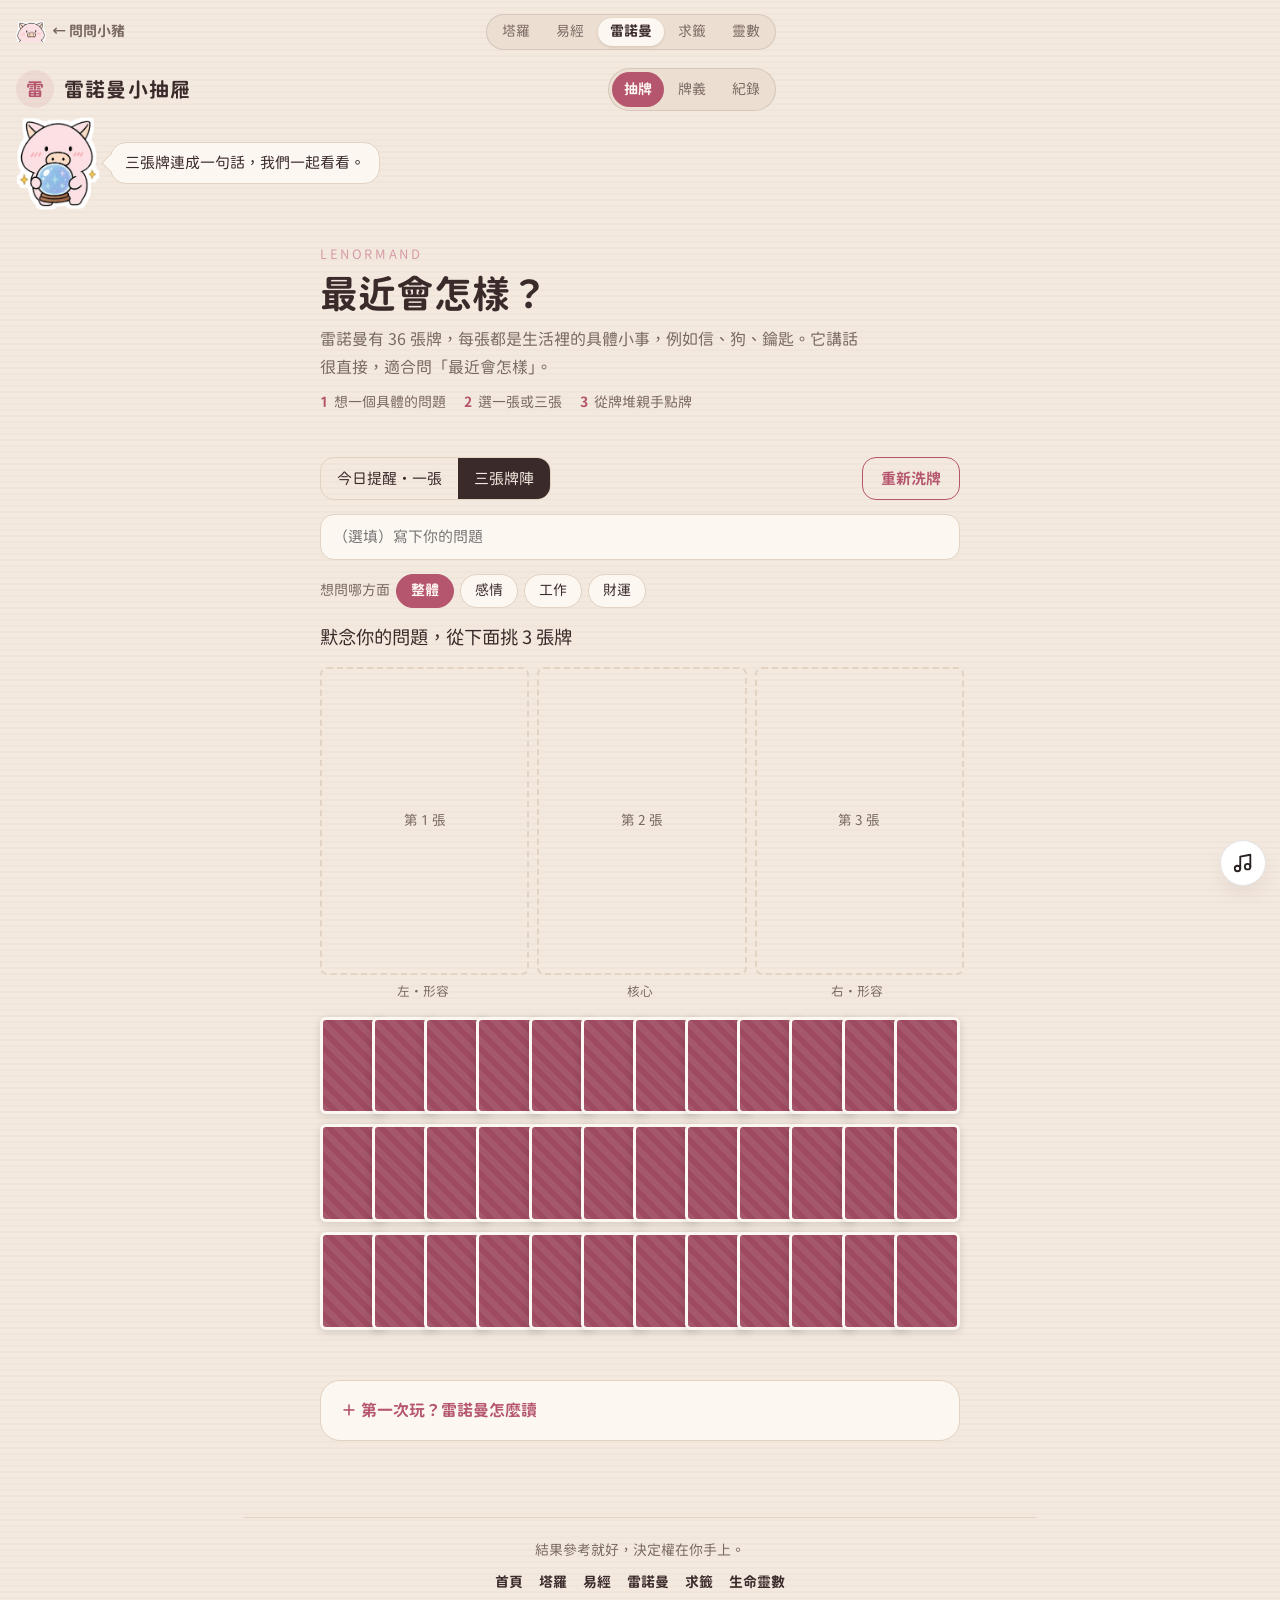
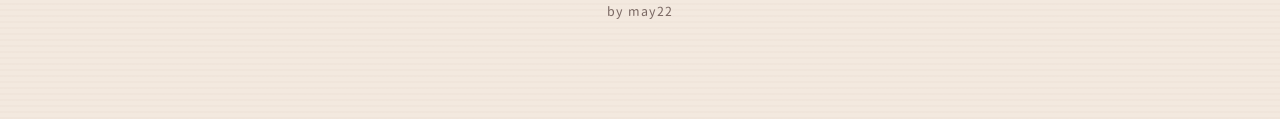
<file: lenormand.html>
<!doctype html><html><head><meta charset=utf8><meta name=viewport content="width=device-width,initial-scale=1,viewport-fit=cover"><style>:root{color-scheme:light;box-sizing:border-box;padding-top:env(safe-area-inset-top,0px);padding-bottom:env(safe-area-inset-bottom,0px)}html{scroll-padding-top:env(safe-area-inset-top,0px)}body{margin:0;padding:0;font:14px -apple-system,BlinkMacSystemFont,sans-serif;background:#fff;color:#000}img{max-width:100%}[hidden]:not([hidden=until-found i]){display:none!important}</style></head><body>
<nav class="dg-nav inset" aria-label="問問小豬"><a class="home" href="index.html"><img src="img/pig-face.png" alt="" width="120" height="85">← 問問小豬</a><span class="seg"><a href="tarot.html">塔羅</a><a href="iching.html">易經</a><a href="lenormand.html" aria-current="page">雷諾曼</a><a href="qian.html">求籤</a><a href="numerology.html">靈數</a></span></nav><div class="dg-hrow inset"><h1 class="dg-brand"><span class="dg-ic" aria-hidden="true">雷</span>雷諾曼小抽屜</h1><nav class="dg-tabs" role="tablist" aria-label="雷諾曼小抽屜"><button type="button" role="tab" data-dgtab="draw" aria-selected="true">抽牌</button><button type="button" role="tab" data-dgtab="lib" aria-selected="false">牌義</button><button type="button" role="tab" data-dgtab="hist" aria-selected="false">紀錄</button></nav></div><div class="dg-greet inset"><img src="img/pig-crystal.webp" alt="小豬" width="400" height="439"><p>三張牌連成一句話，我們一起看看。</p></div>
<title>雷諾曼｜問問小豬</title>
<link rel="icon" href="img/favicon.png" type="image/png">
<link rel="apple-touch-icon" href="img/apple-touch-icon.png">
<link rel="manifest" href="manifest.webmanifest">
<meta name="theme-color" content="#f8f1f0">
<meta name="description" content="36 張經典雷諾曼牌，三張連成一句話，適合問最近會發生什麼。">
<meta property="og:type" content="website">
<meta property="og:locale" content="zh_TW">
<meta property="og:site_name" content="問問小豬">
<meta property="og:title" content="雷諾曼｜問問小豬">
<meta property="og:description" content="36 張經典雷諾曼牌，三張連成一句話，適合問最近會發生什麼。">
<meta property="og:url" content="https://iammay22.github.io/piggy-oracle/lenormand.html">
<meta property="og:image" content="https://iammay22.github.io/piggy-oracle/og-image.jpg?v=2">
<meta property="og:image:width" content="1200">
<meta property="og:image:height" content="630">
<meta name="twitter:card" content="summary_large_image">
<meta name="twitter:image" content="https://iammay22.github.io/piggy-oracle/og-image.jpg?v=2">
<link rel="stylesheet" href="theme.css">
<script src="stats.js"></script>
<script src="sound.js" defer></script>

<meta name="claude:viewport-fit-sides" content="cover">
<link rel="stylesheet" href="https://fonts.googleapis.com/css2?family=LXGW+WenKai+TC:wght@400;700&family=Noto+Sans+TC:wght@400;500;700&display=swap">
<style>
/* Layout: one narrow column — intro, mode switch, chosen-card slots, reading, face-down deck to pick from, card gallery, author footer */
:root{
  --paper:#e8ecf0; --card:#fbfbf9; --ink:#1d2433; --muted:#5b6474;
  --accent:#1f6f6b; --line:#c9d0d8; --back:#24414a; --on-accent:#ffffff;
  --display:"LXGW WenKai TC","Kaiti TC","KaiTi",serif;
  --body:"Noto Sans TC","PingFang TC","Microsoft JhengHei",sans-serif;
}
@media (prefers-color-scheme: dark){:root:not([data-theme="light"]){
  --paper:#12161f; --card:#1d2331; --ink:#e7eaf0; --muted:#9aa3b3;
  --accent:#5fb8b1; --line:#2f3747; --back:#2a4a53; --on-accent:#0d1a1a; color-scheme:dark}}
:root[data-theme="dark"]{
  --paper:#12161f; --card:#1d2331; --ink:#e7eaf0; --muted:#9aa3b3;
  --accent:#5fb8b1; --line:#2f3747; --back:#2a4a53; --on-accent:#0d1a1a; color-scheme:dark}
body{background:var(--paper);color:var(--ink);font-family:var(--body);font-size:15px;line-height:1.7;
  padding-left:max(16px,env(safe-area-inset-left,0px));padding-right:max(16px,env(safe-area-inset-right,0px))}
.wrap{max-width:640px;margin:0 auto;padding-block:28px 40px;display:flex;flex-direction:column;gap:24px}
h1{font-family:var(--display);font-weight:700;text-wrap:balance;margin:0;line-height:1.25;font-size:2.1rem}
.lead{color:var(--muted);margin:6px 0 0;max-width:34em}
[hidden]{display:none!important}
.steps{display:flex;flex-wrap:wrap;gap:6px 18px;margin:12px 0 0;padding:0;list-style:none;counter-reset:s;font-size:.9rem}
.steps li{counter-increment:s;display:flex;gap:6px;align-items:baseline}
.steps li::before{content:counter(s);font-family:var(--display);font-weight:700;color:var(--accent)}
.q{width:100%;box-sizing:border-box;font:inherit;padding:9px 12px;border:1px solid var(--line);border-radius:10px;background:var(--card);color:var(--ink)}
.q:focus-visible{outline:2px solid var(--accent);outline-offset:1px}
.myq{font-size:.9rem;color:var(--muted)}
.lean{display:flex;align-items:center;gap:8px;font-size:.9rem;color:var(--muted)}
.pairs{display:flex;flex-direction:column;gap:4px;font-size:.92rem}
.pairs b{font-family:var(--display)}
.again{align-self:flex-start}
.learn{font-size:.92rem}
.learn summary{font-size:1rem}
.learn p{margin:8px 0 0;color:var(--muted)}
.play{display:flex;flex-direction:column;gap:14px}
.controls{display:flex;flex-wrap:wrap;gap:10px;align-items:center;justify-content:space-between}
.seg{display:inline-flex;border:1px solid var(--line);border-radius:10px;overflow:hidden}
.seg button{border:0;background:transparent;color:var(--ink);font:inherit;padding:8px 16px;cursor:pointer}
.seg button[aria-pressed="true"]{background:var(--ink);color:var(--paper)}
.btn{background:transparent;color:var(--accent);border:1px solid var(--accent);font:inherit;font-weight:700;padding:8px 18px;border-radius:10px;cursor:pointer}
button:focus-visible,summary:focus-visible{outline:2px solid var(--accent);outline-offset:2px}
.status{font-family:var(--display);font-size:1.15rem;margin:0}
.slots{display:grid;gap:12px;grid-template-columns:repeat(var(--n,3),minmax(0,1fr));width:100%;max-width:var(--mw,100%);margin:0 auto}
.slot{perspective:900px;min-width:0}
.cardx{position:relative;width:100%;aspect-ratio:100/148;transform-style:preserve-3d;transition:transform .6s ease}
.cardx.on{transform:rotateY(180deg)}
.face{position:absolute;inset:0;border-radius:7px;backface-visibility:hidden;-webkit-backface-visibility:hidden;overflow:hidden}
.empty{border:2px dashed var(--line);border-radius:7px;display:flex;align-items:center;justify-content:center;color:var(--muted);font-size:.85rem;aspect-ratio:100/148;width:100%}
.backside{background:var(--back);background-image:repeating-linear-gradient(45deg,rgb(255 255 255 / .07) 0 6px,transparent 6px 12px);border:3px solid var(--card);box-shadow:0 2px 8px rgb(0 0 0 / .14)}
.front{transform:rotateY(180deg);box-shadow:0 3px 12px rgb(0 0 0 / .18)}
.front svg,.thumb svg{display:block;width:100%;height:100%}
.pos{text-align:center;font-size:.8rem;color:var(--muted);margin-top:6px}
.reading{background:var(--card);border:1px solid var(--line);border-radius:12px;padding:16px 18px;display:flex;flex-direction:column;gap:10px}
.reading p{margin:0}
.row{display:flex;gap:10px;align-items:baseline}
.row b{font-family:var(--display);font-size:1.1rem;min-width:4.5em}
.row span{color:var(--muted);min-width:0}
.combo{border-top:1px dashed var(--line);padding-top:10px;font-family:var(--display);font-size:1.15rem}
.tag{display:inline-block;font-family:var(--body);font-size:.8rem;font-weight:700;border-radius:999px;padding:1px 10px;margin-left:6px;vertical-align:middle;border:1px solid currentColor;color:var(--accent)}
.hint{font-size:.85rem;color:var(--muted)}
/* deck: 3 overlapping rows of 12, like cards spread on a table */
.deck{display:flex;flex-direction:column;gap:10px;--ov:14px}
.drow{display:flex}
.dc{flex:0 0 calc((100% + 11 * var(--ov)) / 12);aspect-ratio:100/148;border-radius:6px;cursor:pointer;padding:0;margin-left:calc(-1 * var(--ov));transition:transform .15s ease}
.dc:first-child{margin-left:0}
.dc:hover{transform:translateY(-6px)}
.dc:disabled{visibility:hidden}
.deck.shuffling .dc{animation:jig .45s ease}
@keyframes jig{30%{transform:translate(var(--dx),var(--dy)) rotate(var(--dr))}100%{transform:none}}
details{border-top:1px solid var(--line);padding-top:14px}
summary{cursor:pointer;font-family:var(--display);font-size:1.15rem;font-weight:700}
.grid{display:grid;grid-template-columns:repeat(6,minmax(0,1fr));gap:10px;margin-top:14px}
@media (max-width:520px){.grid{grid-template-columns:repeat(4,minmax(0,1fr))}}
.tile{display:flex;flex-direction:column;gap:4px;min-width:0}
.thumb{aspect-ratio:100/148;border-radius:6px;overflow:hidden;box-shadow:0 1px 5px rgb(0 0 0 / .15)}
.tile small{color:var(--muted);font-size:.78rem;line-height:1.4;text-align:center}
footer{display:flex;flex-wrap:wrap;gap:6px 14px;align-items:baseline;border-top:1px solid var(--line);padding-top:14px;font-size:.85rem;color:var(--muted)}
footer strong{font-family:var(--display);font-size:1.1rem;color:var(--ink)}
@media (prefers-reduced-motion: reduce){.cardx,.dc{transition:none}.deck.shuffling .dc{animation:none}}
</style>
<style>
:root{--dg-bg:#f8f1f0;--dg-surface:#ffffff;--dg-surface-2:#f1e7e5;--dg-hover:#eadcd9;--dg-ink:#2a2022;--dg-soft:#6f6265;--dg-line:#ead9d6;--dg-line-a:rgba(42,32,34,.12);--dg-acc:#b84d6c;--dg-acc-dim:#dc9aad;--dg-acc-soft:rgba(184,77,108,.1);--dg-on-acc:#ffffff;--dg-potato:#b8652f;--dg-glass:rgba(255,255,255,.65);--dg-shadow:rgba(34,31,27,.14);--dg-place:#a39b8f;--dg-scrim:rgba(34,31,27,.45);color-scheme:light;--round:"GenSenRounded","PingFang TC","Microsoft JhengHei",sans-serif}
@media (prefers-color-scheme:dark){:root:not([data-theme="light"]){--dg-bg:#1b1a18;--dg-surface:#252320;--dg-surface-2:#2e2b27;--dg-hover:#37332e;--dg-ink:#ece7de;--dg-soft:#a8a197;--dg-line:#3a3631;--dg-line-a:rgba(236,231,222,.12);--dg-acc:#f08fab;--dg-acc-dim:#8a4a5c;--dg-acc-soft:rgba(240,143,171,.16);--dg-on-acc:#2a1219;--dg-potato:#e0904f;--dg-glass:#252320;--dg-shadow:rgba(0,0,0,.4);--dg-place:#7d766c;--dg-scrim:rgba(0,0,0,.6);color-scheme:dark}}
:root[data-theme="dark"]{--dg-bg:#1b1a18;--dg-surface:#252320;--dg-surface-2:#2e2b27;--dg-hover:#37332e;--dg-ink:#ece7de;--dg-soft:#a8a197;--dg-line:#3a3631;--dg-line-a:rgba(236,231,222,.12);--dg-acc:#f08fab;--dg-acc-dim:#8a4a5c;--dg-acc-soft:rgba(240,143,171,.16);--dg-on-acc:#2a1219;--dg-potato:#e0904f;--dg-glass:#252320;--dg-shadow:rgba(0,0,0,.4);--dg-place:#7d766c;--dg-scrim:rgba(0,0,0,.6);color-scheme:dark}

.dg-nav{position:relative;z-index:6;display:flex;align-items:center;justify-content:space-between;gap:10px;flex-wrap:wrap;
  max-width:760px;margin:0 auto;padding-block:14px 4px;padding-left:max(16px,env(safe-area-inset-left,0px));padding-right:max(16px,env(safe-area-inset-right,0px));
  font-family:var(--round);font-size:14px;line-height:1.4}
.dg-nav a{text-decoration:none;color:var(--dg-soft);font-weight:700}
.dg-nav a:hover{color:var(--dg-acc)}
.dg-nav a:focus-visible,.dg-shared a:focus-visible{outline:2px solid var(--dg-acc);outline-offset:2px;border-radius:6px}
.dg-nav .home{display:inline-flex;align-items:center;gap:6px}
.dg-nav .home img{width:30px;height:auto}
.dg-nav .seg{display:flex;gap:2px;background:var(--dg-surface-2);border:1px solid var(--dg-line-a);border-radius:999px;padding:3px}
.dg-nav .seg a{padding:4px 12px;border-radius:999px;font-weight:500}
.dg-nav .seg a[aria-current]{background:var(--dg-surface);color:var(--dg-ink);font-weight:700;box-shadow:0 1px 3px var(--dg-shadow)}
.dg-nav.inset{margin-left:calc(-1*max(16px,env(safe-area-inset-left,0px)));margin-right:calc(-1*max(16px,env(safe-area-inset-right,0px)))}
.dg-shared{display:flex;align-items:center;justify-content:space-between;gap:10px;flex-wrap:wrap;margin:0 0 16px;padding:12px 16px;border-radius:16px;
  background:var(--dg-acc-soft);color:var(--dg-ink);font-family:var(--round);font-size:15px}
.dg-shared a{color:var(--dg-acc);font-weight:700;text-decoration:none;white-space:nowrap}
.dg-toast{position:fixed;left:50%;bottom:calc(24px + env(safe-area-inset-bottom,0px));transform:translateX(-50%);z-index:40;background:var(--dg-ink);color:var(--dg-bg);
  padding:8px 18px;border-radius:999px;font-family:var(--round);font-size:14px;white-space:nowrap}
.dg-foot{max-width:760px;margin:36px auto 0;padding-block:20px 32px;padding-left:max(16px,env(safe-area-inset-left,0px));padding-right:max(16px,env(safe-area-inset-right,0px));
  border-top:1px solid var(--dg-line);display:block;text-align:center;font-family:var(--round);font-size:14px;line-height:1.8;color:var(--dg-soft)}
.dg-foot p{margin:0}
.dg-foot nav{display:flex;justify-content:center;gap:16px;flex-wrap:wrap;margin:6px 0}
.dg-foot a{color:var(--dg-ink);text-decoration:none;font-weight:700}
.dg-foot a:hover{color:var(--dg-acc)}
.dg-foot .by{font-size:12.5px;letter-spacing:.08em}
.dg-h{font-family:var(--round);font-size:17px;font-weight:700;margin:22px 0 8px;color:var(--dg-ink)}
.dg-sub{font-size:13px;color:var(--dg-soft);margin:-4px 0 8px}
.dg-acts{margin:0 0 12px;padding-left:1.3em;display:grid;gap:6px}
.dg-extra{display:flex;flex-direction:column;gap:10px}.dg-extra .dg-h{margin:10px 0 0}.dg-extra p,.dg-extra ul{margin:0}
.dg-topics{display:flex;flex-wrap:wrap;gap:6px;align-items:center;font-family:var(--round);font-size:14px;color:var(--dg-soft)}
.dg-topics button{font:inherit;border:1px solid var(--dg-line);background:var(--dg-surface);color:var(--dg-ink);border-radius:999px;padding:4px 14px;cursor:pointer}
.dg-topics button[aria-pressed="true"]{background:var(--dg-acc);color:var(--dg-on-acc);border-color:var(--dg-acc);font-weight:700}
.dg-topics button:focus-visible{outline:2px solid var(--dg-acc);outline-offset:2px}
.dg-greet{display:flex;align-items:center;gap:10px;max-width:760px;margin:6px auto 0;padding-left:max(16px,env(safe-area-inset-left,0px));padding-right:max(16px,env(safe-area-inset-right,0px));font-family:var(--round)}
.dg-greet img{width:84px;height:auto;flex:none}
.dg-greet p{position:relative;margin:0;background:var(--dg-surface);color:var(--dg-ink);border:1px solid var(--dg-line);border-radius:16px;padding:8px 14px;font-size:15px;line-height:1.6;min-width:0}
.dg-greet p::before{content:"";position:absolute;left:-7px;top:50%;width:12px;height:12px;background:var(--dg-surface);border-left:1px solid var(--dg-line);border-bottom:1px solid var(--dg-line);transform:translateY(-50%) rotate(45deg)}
.dg-greet.inset{margin-left:calc(-1*max(16px,env(safe-area-inset-left,0px)));margin-right:calc(-1*max(16px,env(safe-area-inset-right,0px)))}
.dg-learn{margin-top:14px}
.dg-card{background:var(--dg-surface);border:1px solid var(--dg-line);border-radius:20px;padding:16px 20px;margin-top:26px;font-family:var(--round)}
.dg-card summary{cursor:pointer;font-weight:700;color:var(--dg-acc);list-style:none}
.dg-card summary::-webkit-details-marker{display:none}
.dg-card summary::before{content:"＋ "}.dg-card[open] summary::before{content:"－ "}
.dg-card summary:focus-visible{outline:2px solid var(--dg-acc);outline-offset:3px;border-radius:6px}
.dg-learn summary{font-size:16px}
.dg-learn-b{display:flex;flex-direction:column;gap:12px;margin-top:12px;font-size:15px;line-height:1.85}
.dg-learn-b p{margin:0}
.dg-learn-b p>b:first-child{display:block;font-size:15.5px;color:var(--dg-acc);margin-bottom:2px}
.dg-learn-b b.in{color:var(--dg-ink)}
.dg-modal{position:fixed;inset:0;z-index:60;background:var(--dg-scrim);display:flex;align-items:center;justify-content:center;padding:max(16px,env(safe-area-inset-top,0px)) max(16px,env(safe-area-inset-right,0px)) max(16px,env(safe-area-inset-bottom,0px)) max(16px,env(safe-area-inset-left,0px))}
.dg-sheet{background:var(--dg-surface);color:var(--dg-ink);border-radius:24px;padding:16px;width:100%;max-width:420px;max-height:100%;overflow:auto;display:flex;flex-direction:column;gap:10px;align-items:center;font-family:var(--round);text-align:center}
.dg-sheet img{width:100%;height:auto;border-radius:14px;box-shadow:0 10px 30px -12px var(--dg-shadow)}
.dg-tip{font-size:13px;color:var(--dg-soft);margin:0}.dg-wait{padding:40px 10px;margin:0}
.dg-acts2{display:flex;gap:8px;flex-wrap:wrap;justify-content:center}
.dg-b{font:inherit;font-weight:700;font-size:15px;border:0;border-radius:14px;padding:10px 18px;background:var(--dg-acc);color:var(--dg-on-acc);text-decoration:none;cursor:pointer}
.dg-b.ghost{background:none;color:var(--dg-ink);border:1.5px solid var(--dg-line)}
.dg-b:focus-visible{outline:2px solid var(--dg-acc);outline-offset:2px}
.dg-hrow{display:flex;align-items:center;justify-content:space-between;gap:10px 12px;flex-wrap:wrap;max-width:760px;margin:14px auto 4px;padding-left:max(16px,env(safe-area-inset-left,0px));padding-right:max(16px,env(safe-area-inset-right,0px));font-family:var(--round)}
.dg-hrow.inset{margin-left:calc(-1*max(16px,env(safe-area-inset-left,0px)));margin-right:calc(-1*max(16px,env(safe-area-inset-right,0px)))}
.dg-brand{display:flex;align-items:center;gap:10px;margin:0;font-family:var(--round);font-weight:700;font-size:20px;letter-spacing:.06em;color:var(--dg-ink);line-height:1.3}
.dg-ic{width:38px;height:38px;border-radius:50%;display:grid;place-items:center;background:var(--dg-acc-soft);color:var(--dg-acc);font-size:18px;letter-spacing:0;flex:none}
.dg-tabs{display:flex;gap:2px;background:var(--dg-surface-2);border:1px solid var(--dg-line-a);border-radius:999px;padding:3px}
.dg-tabs button{font:inherit;font-family:var(--round);font-size:14px;border:0;background:none;color:var(--dg-soft);padding:6px 12px;border-radius:999px;cursor:pointer}
.dg-tabs button[aria-selected="true"]{background:var(--dg-acc);color:var(--dg-on-acc);font-weight:700}
.dg-tabs button:focus-visible{outline:2px solid var(--dg-acc);outline-offset:2px}
.dg-hero{margin:6px 0 18px;font-family:var(--round)}
.dg-hero .dg-eb,.hero .eyebrow{font-size:13px;letter-spacing:.2em;color:var(--dg-acc-dim);font-weight:400}
.dg-hero h1,.hero h1{font-family:var(--round);font-size:clamp(28px,7vw,38px);font-weight:700;margin:4px 0 6px;color:var(--dg-ink);line-height:1.3;text-wrap:balance}
.dg-hero p,.hero p{color:var(--dg-soft);margin:0;max-width:34em;line-height:1.75;font-size:16px}
.dg-hero ol{display:flex;flex-wrap:wrap;gap:6px 18px;margin:10px 0 0;padding:0;list-style:none;counter-reset:s;font-size:14px;color:var(--dg-soft)}
.dg-hero ol li{counter-increment:s;display:flex;gap:6px}.dg-hero ol li::before{content:counter(s);font-weight:700;color:var(--dg-acc)}
.dg-filters{display:flex;gap:6px;flex-wrap:wrap;margin:14px 0 16px}
.dg-chip{font:inherit;font-family:var(--round);font-size:15px;border:1px solid var(--dg-line);background:var(--dg-surface);color:var(--dg-ink);border-radius:999px;padding:7px 16px;cursor:pointer}
.dg-chip[aria-pressed="true"]{border-color:var(--dg-acc);background:var(--dg-acc-soft);color:var(--dg-acc);font-weight:700}
.dg-libgrid{display:grid;grid-template-columns:repeat(auto-fill,minmax(82px,1fr));gap:14px 12px}
.dg-libc{border:0;background:none;padding:0;text-align:center;font-family:var(--round);font-size:12.5px;line-height:1.4;color:var(--dg-soft);cursor:pointer;min-width:0}
.dg-libc b{display:block;color:var(--dg-ink);font-size:14px;margin-top:4px}
.dg-libc .dg-face{width:100%;filter:drop-shadow(0 3px 5px var(--dg-shadow))}
.dg-libc .dg-face.leno{aspect-ratio:100/148}.dg-libc .dg-face svg{display:block;width:100%;height:100%}
.dg-libc .dg-face.hexbox{aspect-ratio:7/12;background:var(--dg-surface);border:1px solid var(--dg-line);border-radius:8px;display:grid;place-items:center}
.dg-libc .dg-face.slipt{aspect-ratio:7/12;background:#f4e3c1;border-radius:6px;box-shadow:inset 0 0 0 3px #f4e3c1,inset 0 0 0 4px #a8322a;display:flex;flex-direction:column;align-items:center;justify-content:center;gap:6px;color:#3b1613}
.slipt em{font-style:normal;font-size:12px}.slipt strong{font-size:18px;writing-mode:vertical-rl;letter-spacing:.15em}
.slipt .tone,.dg-bsheet .tone{font-size:11px;font-weight:700;border-radius:999px;padding:1px 8px;color:#fff}
.tone.t0{background:#a8322a}.tone.t1{background:#a77a2a}.tone.t2{background:#5d6470}
.hexf{display:flex;flex-direction:column-reverse;gap:5px;width:62%}.hexf i{display:flex;gap:6px;height:6px}.hexf b{flex:1;background:var(--dg-ink);border-radius:1px}
.hexf.big{width:150px;gap:9px}.hexf.big i{height:14px;gap:16px}
.dg-scrim{position:fixed;inset:0;z-index:55;background:var(--dg-scrim);display:flex;align-items:flex-end;justify-content:center}
.dg-bsheet{background:var(--dg-surface);color:var(--dg-ink);width:100%;max-width:640px;max-height:88%;overflow:auto;border-radius:20px 20px 0 0;border:1px solid var(--dg-line);font-family:var(--round);line-height:1.7;
  padding-block:18px calc(24px + env(safe-area-inset-bottom,0px));padding-left:max(18px,env(safe-area-inset-left,0px));padding-right:max(18px,env(safe-area-inset-right,0px));animation:dgup .3s ease}
@keyframes dgup{from{transform:translateY(40px);opacity:0}}
.dg-bsheet .slip{clear:both}
.dg-sx{float:right;width:34px;height:34px;border-radius:50%;border:1px solid var(--dg-line);background:none;color:var(--dg-ink);font:inherit;cursor:pointer}
.dg-big{width:150px;margin:8px auto 12px;filter:drop-shadow(0 6px 12px var(--dg-shadow))}.dg-big.leno{aspect-ratio:100/148}.dg-big svg{display:block;width:100%;height:100%}
.dg-big.hexbig{display:flex;justify-content:center;filter:none}
.dg-bsheet h3{text-align:center;font-size:24px;margin:0;font-weight:700}
.dg-en{text-align:center;color:var(--dg-soft);font-size:13px;letter-spacing:.04em}
.dg-kws{display:flex;flex-wrap:wrap;gap:6px;justify-content:center;margin:10px 0 4px}.dg-kws span{font-size:13px;background:var(--dg-acc-soft);color:var(--dg-acc);padding:2px 10px;border-radius:6px}
.dg-classic{font-size:17px;font-weight:700;text-align:center;margin:10px 0 2px}.dg-sub2{text-align:center;color:var(--dg-soft);margin:0}
.dg-two{display:grid;grid-template-columns:1fr;gap:12px;margin-top:14px}@media(min-width:520px){.dg-two{grid-template-columns:1fr 1fr}}
.dg-two>div{background:var(--dg-bg);border:1px solid var(--dg-line);border-radius:12px;padding:12px}.dg-two h4{margin:0 0 4px;font-size:15px;color:var(--dg-acc)}.dg-two p{margin:0;font-size:15px}
.dg-hist{display:grid;gap:10px}
.dg-hi{display:flex;justify-content:space-between;align-items:center;gap:10px;width:100%;text-align:left;background:var(--dg-surface);border:1px solid var(--dg-line);border-radius:14px;padding:14px 16px;font-family:var(--round);color:var(--dg-ink);cursor:pointer}
.dg-ht{min-width:0}.dg-ht b{display:block;font-size:16px}.dg-ht span{display:block;font-size:13px;color:var(--dg-soft);overflow:hidden;text-overflow:ellipsis;white-space:nowrap}
.dg-go{font-size:22px;color:var(--dg-soft)}
.dg-empty{text-align:center;color:var(--dg-soft);padding:40px 10px;font-family:var(--round);line-height:1.8}
.dg-center{display:flex;justify-content:center;margin-top:14px}
.dg-link{font:inherit;font-family:var(--round);font-size:14px;background:none;border:0;color:var(--dg-soft);text-decoration:underline;text-underline-offset:3px;cursor:pointer}
.dg-copy{width:100%;margin-top:10px;font:inherit;font-size:14px;padding:10px;border-radius:12px;border:1px solid var(--dg-line);background:var(--dg-surface-2);color:var(--dg-ink)}
</style>
<style>
:root:root:root{--paper:var(--dg-bg);--card:var(--dg-surface);--ink:var(--dg-ink);--muted:var(--dg-soft);--accent:var(--dg-acc);--line:var(--dg-line);--back:#9e4a60;--on-accent:var(--dg-on-acc);--display:var(--round);--body:var(--round)}
body{-webkit-font-smoothing:antialiased}
.reading{border-radius:24px;box-shadow:0 30px 70px -36px var(--dg-shadow)}
.btn,.seg,.q{border-radius:14px}
.acts{display:flex;gap:10px;flex-wrap:wrap}
</style>
<style>
/* room look */
:root:root:root:root{--dg-bg:#f3e9df;--dg-surface:#fcf7f1;--dg-surface-2:#ecdfd1;--dg-hover:#e4d4c3;--dg-ink:#3a2a2a;--dg-soft:#7a6863;--dg-line:#e2d3c2;--dg-line-a:rgba(58,42,42,.13);--dg-acc:#b5566e;--dg-acc-dim:#d79aa8;--dg-acc-soft:rgba(181,86,110,.1);--dg-on-acc:#fff8f2;--dg-glass:#fcf7f1;--dg-shadow:rgba(90,50,40,.16);--dg-place:#b0a197;--dg-scrim:rgba(58,42,42,.45);color-scheme:light}
body{background:var(--dg-bg)!important;background-image:repeating-linear-gradient(0deg,rgba(120,70,50,.025) 0 2px,transparent 2px 6px)!important}
</style>

<div class="wrap">
  <div class="dg-hero" id="lv-hero"><div class="dg-eb">LENORMAND</div><h1>最近會怎樣？</h1><p>雷諾曼有 36 張牌，每張都是生活裡的具體小事，例如信、狗、鑰匙。它講話很直接，適合問「最近會怎樣」。</p><ol>
      <li>想一個具體的問題</li><li>選一張或三張</li><li>從牌堆親手點牌</li>
    </ol></div>

  <section class="play">
    <div class="controls">
      <div class="seg" role="group" aria-label="牌陣">
        <button id="m1" aria-pressed="false">今日提醒・一張</button>
        <button id="m3" aria-pressed="true">三張牌陣</button>
      </div>
      <button class="btn" id="shuffleBtn">重新洗牌</button>
    </div>
    <input class="q" id="question" maxlength="60" placeholder="（選填）寫下你的問題" aria-label="你的問題">
    <div class="dg-topics" role="group" aria-label="想問哪方面"><span>想問哪方面</span><button type="button" data-t="general" aria-pressed="true">整體</button><button type="button" data-t="love" aria-pressed="false">感情</button><button type="button" data-t="work" aria-pressed="false">工作</button><button type="button" data-t="money" aria-pressed="false">財運</button></div>
    <p class="status" id="status"></p>
    <div class="slots" id="slots"></div>
    <div class="reading" id="reading" hidden></div>
    <div class="deck" id="deck" aria-label="蓋著的牌堆"></div>
  </section>

  <section id="lv-lib" hidden></section><section id="lv-hist" hidden></section>
  <details class="dg-learn dg-card" id="dg-learn">
    <summary>第一次玩？雷諾曼怎麼讀</summary>
    <div class="dg-learn-b">
      <p><b>36 張生活小事</b>雷諾曼有 36 張牌，每張都是具體的東西，像信、狗、鑰匙、房子。牌沒有正逆位，意思直接，適合問「最近會發生什麼」。</p>
      <p><b>像造句一樣讀</b>一張牌當<b class="in">主角</b>，旁邊的牌負責<b class="in">形容</b>它。例如「心＋老鼠」是被消磨的感情，「老鼠＋心」則是為感情焦慮。</p>
      <p><b>三張牌陣</b>中間那張是<b class="in">核心</b>，左右兩張在形容它。單張牌比較像今天的小提醒，順便看看事情偏「是」還是偏「否」。</p>
      <p><b>男士和女士</b>這兩張通常代表你自己，或某位重要的人。抽到了，代表答案跟你自己的想法有關。</p>
      <p><b>選你想問的方面</b>抽牌前可以選感情、工作或財運，每張牌會改用那個方面的說法，抽完也能切換。</p>
    </div>
  </details><div id="grid" hidden></div>
</div>

<script>
const D=[
["騎士","Rider","9♥","消息、來訪、速度","消息很快就到，可以主動聯絡一下。","偏是"],
["幸運草","Clover","6♦","小確幸、短暫機會","小機會就在眼前，別猶豫太久。","是"],
["船","Ship","10♠","旅行、遠方、變動","換個環境或方向看看。","看情況"],
["房子","House","K♥","家、穩定、家人","先顧好家和自己的基本盤。","偏是"],
["樹","Tree","7♥","健康、成長、根基","慢慢來，記得照顧身體。","看情況"],
["雲","Clouds","K♣","迷惘、看不清","現在還看不清，先別急著決定。","偏否"],
["蛇","Snake","Q♣","繞路、複雜、心機","事情比表面複雜，多想一步。","偏否"],
["棺材","Coffin","9♦","結束、休息","該結束的就放下，好好休息。","否"],
["花束","Bouquet","Q♠","禮物、喜悅、讚美","大方接受別人的好意。","是"],
["鐮刀","Scythe","J♦","突然、切斷、決斷","需要果斷，但小心衝動。","偏否"],
["鞭子","Whip","J♣","爭執、反覆","別陷進反覆的爭論。","偏否"],
["鳥","Birds","7♦","交談、緊張、閒聊","找人聊一聊，把話說開。","看情況"],
["小孩","Child","J♠","新開始、單純","用新手的心態重新開始。","偏是"],
["狐狸","Fox","9♣","工作、精明、留心","留意細節，保護自己的利益。","看情況"],
["熊","Bear","10♣","力量、權威、保護","拿出你的力量，或找可靠的人撐腰。","偏是"],
["星星","Stars","6♥","希望、指引、願望","照著心裡的方向走。","是"],
["鸛鳥","Stork","Q♥","轉變、搬遷","改變會帶來好轉。","偏是"],
["狗","Dog","10♥","朋友、忠誠","找信任的朋友聊聊。","是"],
["塔","Tower","6♠","機構、孤立、界線","劃清界線，留一點自己的空間。","看情況"],
["花園","Garden","8♠","社交、公開場合","多出去走走，見見人。","偏是"],
["山","Mountain","8♣","阻礙、延遲","會慢一點，耐心繞過去。","否"],
["十字路口","Crossroads","Q♦","選擇、岔路","你有選擇，列出選項再決定。","看情況"],
["老鼠","Mice","7♣","損耗、焦慮","找出正在消耗你的東西。","否"],
["心","Heart","J♥","愛、感情","跟著感覺走，對人溫柔一點。","是"],
["戒指","Ring","A♣","承諾、合約","說到做到，約定很重要。","是"],
["書","Book","10♦","秘密、學習","還有沒看到的資訊，先多了解。","看情況"],
["信","Letter","7♠","文件、訊息","把事情寫下來，或確認一下文件。","看情況"],
["男士","Man","A♥","你自己或重要男性","重點在你自己或某位男性，先問自己想要什麼。","看情況"],
["女士","Woman","A♠","你自己或重要女性","重點在你自己或某位女性，先問自己想要什麼。","看情況"],
["百合","Lily","K♠","成熟、平和","放慢腳步，保持平靜。","偏是"],
["太陽","Sun","A♦","成功、能量","放手去做，會順利的。","是"],
["月亮","Moon","8♥","情緒、名聲","照顧好情緒，你的努力會被看見。","偏是"],
["鑰匙","Key","8♦","答案、確定","答案已經在你手上。","是"],
["魚","Fish","K♦","金錢、流動","留意跟錢有關的事，讓資源流動起來。","偏是"],
["錨","Anchor","9♠","穩定、長久","堅持下去，穩穩的就好。","偏是"],
["十字架","Cross","6♣","責任、考驗","這是你的責任，扛起來但別硬撐。","偏否"]
].map((c,i)=>({n:i+1,name:c[0],en:c[1],pip:c[2],k:c[3],tip:c[4],yn:c[5],first:c[3].split("、")[0]}));
// 當主角時的名詞，當形容時接在「它」後面的說法
const NA=[
["一則消息","很快就會發生"],["一個小機會","帶點小運氣，但時間不長"],["一段旅程或轉變","跟遠方或改變有關"],
["家或安穩的基地","很穩定，跟家人有關"],["身體與根基","需要時間慢慢長"],["一團迷霧","還不明朗"],
["一件複雜的事","要繞點路"],["一個結束","走到尾聲，需要休息"],["一份禮物或好意","讓人開心"],
["一個突然的決定","來得很突然"],["一場爭執","反覆拉扯"],["一段對話","需要多溝通"],
["一個新開始","還很新、很單純"],["工作或要小心的事","需要精明一點"],["一股力量或有權的人","很有份量"],
["一個願望","有希望，方向清楚"],["一次轉變","正在變好"],["一位朋友","值得信任"],
["一個機構或界線","比較正式，有距離感"],["一群人或社交場合","是公開的，大家都看得到"],["一個阻礙","會被拖慢"],
["一個選擇","有好幾條路可選"],["正在消耗你的東西","一點一點在流失"],["一段感情","充滿愛"],
["一個承諾或約定","有約束力"],["一個秘密或要學的事","還藏著沒看到的資訊"],["一份文件或訊息","要寫下來、留下紀錄"],
["你自己（或一位男性）","跟某位男性有關"],["你自己（或一位女性）","跟某位女性有關"],["平靜與成熟","平和、不急"],
["成功","很順利，充滿能量"],["情緒或名聲","牽動情緒，也會被人看見"],["答案","有解，關鍵就在眼前"],
["金錢或資源","跟錢有關，正在流動"],["穩定","會持續很久"],["一份責任","有點沉重，是個考驗"]];
D.forEach((c,i)=>{c.noun=NA[i][0];c.adj=NA[i][1]});
const YN={"是":2,"偏是":1,"看情況":0,"偏否":-1,"否":-2};
function leanOf(cards){const s=cards.reduce((t,c)=>t+YN[c.yn],0);return s>=3?"是":s>=1?"偏是":s<=-3?"否":s<=-1?"偏否":"看情況"}
function esc(s){return s.replace(/[&<>"]/g,ch=>({"&":"&amp;","<":"&lt;",">":"&gt;",'"':"&quot;"}[ch]))}

/* ---------- 牌面插畫（經典版型：上方小撲克牌、中間物件、下方牌名） ---------- */
const C={k:'#2b2420',r:'#a8322d',b:'#2f4f7a',g:'#4f7a3a',gl:'#9cbf7e',br:'#8a5a35',bd:'#5a3820',au:'#d1a237',sk:'#ecc9a4',cr:'#fbf6ea',sky:'#bcd3e0',gr:'#8f8f8f',nt:'#1f2d4a',st:'#b8b0a2',sea:'#6a8fb3'};
const gnd=(f=C.gl)=>`<path d="M0 64 Q40 58 80 64 L80 72 L0 72Z" fill="${f}" stroke="none"/>`;
function star(cx,cy,r,f){let p=[];for(let i=0;i<10;i++){const a=-Math.PI/2+i*Math.PI/5,q=i%2?r*.45:r;p.push((cx+q*Math.cos(a)).toFixed(1)+','+(cy+q*Math.sin(a)).toFixed(1))}return `<polygon points="${p.join(' ')}" fill="${f}" stroke="none"/>`}
function rays(cx,cy,r1,r2,n,col,w){let s='';for(let i=0;i<n;i++){const a=i*2*Math.PI/n;s+=`<line x1="${(cx+r1*Math.cos(a)).toFixed(1)}" y1="${(cy+r1*Math.sin(a)).toFixed(1)}" x2="${(cx+r2*Math.cos(a)).toFixed(1)}" y2="${(cy+r2*Math.sin(a)).toFixed(1)}" stroke="${col}" stroke-width="${w}"/>`}return s}

const ART={
1:()=>gnd()+`<path d="M21 38 Q12 44 14 56" fill="none" stroke="${C.bd}" stroke-width="2.5"/>
<g stroke="${C.bd}" stroke-width="3"><line x1="26" y1="44" x2="22" y2="62"/><line x1="31" y1="46" x2="32" y2="62"/><line x1="48" y1="46" x2="50" y2="62"/><line x1="53" y1="44" x2="59" y2="60"/></g>
<ellipse cx="38" cy="40" rx="18" ry="9" fill="${C.br}"/><path d="M50 36 L58 20 L64 23 L57 41 Z" fill="${C.br}"/>
<ellipse cx="63" cy="23" rx="7" ry="4" fill="${C.br}" transform="rotate(25 63 23)"/><path d="M52 34 L58 21" stroke="${C.bd}" stroke-width="2"/>
<line x1="38" y1="37" x2="35" y2="50" stroke="${C.b}" stroke-width="3.5"/><path d="M34 21 L44 21 L42 38 L34 38 Z" fill="${C.r}"/>
<line x1="42" y1="25" x2="54" y2="30" stroke="${C.r}" stroke-width="2.5"/><line x1="54" y1="30" x2="62" y2="25" stroke-width=".8"/>
<circle cx="38" cy="16" r="4.5" fill="${C.sk}"/><path d="M33 14 L43 14 L41 8 L35 8 Z" fill="${C.k}"/>`,
2:()=>gnd()+`<path d="M40 44 Q44 56 54 64" fill="none" stroke="${C.g}" stroke-width="3"/>
<circle cx="31" cy="27" r="11" fill="${C.g}"/><circle cx="49" cy="27" r="11" fill="${C.g}"/><circle cx="40" cy="42" r="11" fill="${C.g}"/>
<g stroke="${C.gl}" stroke-width="1.2"><line x1="40" y1="34" x2="31" y2="25"/><line x1="40" y1="34" x2="49" y2="25"/><line x1="40" y1="34" x2="40" y2="45"/></g>`,
3:()=>`<path d="M0 56 Q10 52 20 56 T40 56 T60 56 T80 56 L80 72 L0 72Z" fill="${C.sea}" stroke="none"/>
<path d="M8 44 L72 44 L63 57 L17 57 Z" fill="${C.br}"/><line x1="40" y1="6" x2="40" y2="44" stroke-width="2"/>
<path d="M42 9 L42 40 L66 40 Z" fill="${C.cr}"/><path d="M38 12 L38 40 L18 40 Z" fill="${C.cr}"/><path d="M40 6 L50 9 L40 12 Z" fill="${C.r}"/>
<circle cx="28" cy="50" r="1.6" fill="${C.au}"/><circle cx="40" cy="50" r="1.6" fill="${C.au}"/><circle cx="52" cy="50" r="1.6" fill="${C.au}"/>`,
4:()=>gnd()+`<rect x="51" y="14" width="6" height="14" fill="${C.br}"/><rect x="18" y="32" width="44" height="32" fill="#e8d6ad"/>
<polygon points="12,33 40,10 68,33" fill="${C.r}"/><rect x="35" y="46" width="10" height="18" fill="${C.br}"/>
<rect x="22" y="38" width="9" height="9" fill="${C.sky}"/><rect x="49" y="38" width="9" height="9" fill="${C.sky}"/>
<path d="M26.5 38 V47 M22 42.5 H31 M53.5 38 V47 M49 42.5 H58" stroke-width=".7"/>`,
5:()=>gnd()+`<path d="M36 66 L37 38 L43 38 L44 66 Z" fill="${C.br}"/>
<circle cx="26" cy="34" r="11" fill="${C.g}"/><circle cx="54" cy="34" r="11" fill="${C.g}"/><circle cx="40" cy="24" r="17" fill="${C.g}"/><circle cx="40" cy="38" r="10" fill="${C.g}" stroke="none"/>
<circle cx="34" cy="18" r="3" fill="${C.gl}" stroke="none"/><circle cx="48" cy="26" r="2.5" fill="${C.gl}" stroke="none"/><circle cx="26" cy="32" r="2" fill="${C.gl}" stroke="none"/>`,
6:()=>`<g stroke="${C.sea}" stroke-width="1.2"><line x1="26" y1="44" x2="23" y2="54"/><line x1="34" y1="45" x2="31" y2="56"/><line x1="42" y1="45" x2="39" y2="55"/></g>
<g fill="#5c6470"><circle cx="24" cy="28" r="11"/><circle cx="40" cy="22" r="14"/><circle cx="54" cy="28" r="11"/><ellipse cx="40" cy="34" rx="24" ry="9"/></g>
<g fill="#d4d8de"><circle cx="50" cy="50" r="9"/><circle cx="60" cy="45" r="11"/><circle cx="70" cy="50" r="7"/><ellipse cx="60" cy="54" rx="16" ry="6"/></g>`,
7:()=>gnd()+`<path d="M10 62 C26 66 34 54 30 46 S24 32 38 30 S56 30 54 18" fill="none" stroke="${C.k}" stroke-width="8.5"/>
<path d="M10 62 C26 66 34 54 30 46 S24 32 38 30 S56 30 54 18" fill="none" stroke="#3d6b35" stroke-width="7"/>
<path d="M10 62 C26 66 34 54 30 46 S24 32 38 30 S56 30 54 18" fill="none" stroke="${C.au}" stroke-width="2" stroke-dasharray="2 5"/>
<ellipse cx="56" cy="14" rx="6.5" ry="4.5" fill="#3d6b35" transform="rotate(-30 56 14)"/><circle cx="57" cy="12" r="1" fill="${C.k}"/>
<path d="M61 10 L66 6 M62 9.5 L67 9" stroke="${C.r}" stroke-width="1"/>`,
8:()=>gnd('#8a9a7a')+`<polygon points="31,6 49,6 57,20 51,64 29,64 23,20" fill="#4a3426"/>
<polygon points="33,10 47,10 53,21 48,60 32,60 27,21" fill="none" stroke="${C.au}" stroke-width=".8"/>
<line x1="40" y1="18" x2="40" y2="44" stroke="${C.au}" stroke-width="2.5"/><line x1="32" y1="26" x2="48" y2="26" stroke="${C.au}" stroke-width="2.5"/>`,
9:()=>`<g stroke="${C.g}" stroke-width="1.5"><line x1="40" y1="66" x2="30" y2="28"/><line x1="40" y1="66" x2="40" y2="20"/><line x1="40" y1="66" x2="50" y2="28"/><line x1="40" y1="66" x2="33" y2="38"/><line x1="40" y1="66" x2="47" y2="38"/></g>
<ellipse cx="25" cy="42" rx="7" ry="3" fill="${C.g}" transform="rotate(-30 25 42)"/><ellipse cx="55" cy="42" rx="7" ry="3" fill="${C.g}" transform="rotate(30 55 42)"/>
<circle cx="30" cy="27" r="7" fill="${C.r}"/><circle cx="50" cy="27" r="7" fill="#c76b8f"/><circle cx="40" cy="19" r="7" fill="${C.au}"/><circle cx="33" cy="38" r="6" fill="#7a8fc4"/><circle cx="47" cy="38" r="6" fill="${C.cr}"/>
<g fill="${C.au}" stroke="none"><circle cx="30" cy="27" r="2"/><circle cx="50" cy="27" r="2"/><circle cx="33" cy="38" r="1.6"/><circle cx="47" cy="38" r="1.6"/></g><circle cx="40" cy="19" r="2" fill="${C.r}" stroke="none"/>
<polygon points="40,54 30,48 30,60" fill="${C.r}"/><polygon points="40,54 50,48 50,60" fill="${C.r}"/><circle cx="40" cy="54" r="2.5" fill="${C.r}"/>`,
10:()=>gnd(C.au)+`<g stroke="#a8862a" stroke-width="1.2"><line x1="8" y1="66" x2="10" y2="50"/><line x1="14" y1="66" x2="14" y2="48"/><line x1="64" y1="66" x2="66" y2="48"/><line x1="70" y1="66" x2="72" y2="50"/></g>
<line x1="24" y1="66" x2="54" y2="10" stroke="${C.br}" stroke-width="3.2"/><line x1="33" y1="49" x2="42" y2="53" stroke="${C.br}" stroke-width="2.5"/>
<path d="M54 10 Q30 2 10 22 Q32 12 52 16 Z" fill="#aab3bc"/>`,
11:()=>`<line x1="18" y1="64" x2="34" y2="36" stroke="${C.br}" stroke-width="4"/><path d="M34 36 Q44 14 60 18 Q72 22 66 36 Q60 48 70 56" fill="none" stroke-width="1.5"/>
<line x1="62" y1="64" x2="46" y2="36" stroke="${C.bd}" stroke-width="4"/><path d="M46 36 Q36 16 22 20 Q10 26 16 38 Q22 48 12 54" fill="none" stroke-width="1.5"/>
<circle cx="18" cy="64" r="2" fill="${C.au}"/><circle cx="62" cy="64" r="2" fill="${C.au}"/>`,
12:()=>`<path d="M4 50 Q40 44 76 48" fill="none" stroke="${C.br}" stroke-width="3"/>
<g stroke-width=".9"><line x1="27" y1="44" x2="27" y2="48"/><line x1="31" y1="44" x2="31" y2="47.5"/><line x1="51" y1="42" x2="51" y2="46.5"/><line x1="55" y1="42" x2="55" y2="47"/></g>
<polygon points="19,37 9,44 20,42" fill="${C.b}"/><ellipse cx="28" cy="38" rx="10" ry="7" fill="${C.b}"/><circle cx="36" cy="31" r="5" fill="${C.b}"/>
<polygon points="40,30 46,32 40,33.5" fill="${C.au}"/><circle cx="37" cy="30" r=".9" fill="${C.k}"/><path d="M22 36 Q28 33 33 38" fill="none" stroke="${C.sky}"/>
<polygon points="61,35 71,42 60,40" fill="#b0623a"/><ellipse cx="52" cy="36" rx="10" ry="7" fill="#b0623a"/><circle cx="44" cy="29" r="5" fill="#b0623a"/>
<polygon points="40,28 34,30 40,31.5" fill="${C.au}"/><circle cx="43" cy="28" r=".9" fill="${C.k}"/>`,
13:()=>gnd()+`<g stroke="${C.sk}" stroke-width="3"><line x1="35" y1="30" x2="26" y2="42"/><line x1="45" y1="30" x2="54" y2="40"/><line x1="36" y1="52" x2="36" y2="62"/><line x1="44" y1="52" x2="44" y2="62"/></g>
<path d="M34 28 L46 28 L52 52 L28 52 Z" fill="#6f8fc4"/><path d="M35 28 L40 33 L45 28" fill="none" stroke="${C.cr}" stroke-width="1.5"/>
<circle cx="40" cy="19" r="7" fill="${C.sk}"/><path d="M33 18 Q34 9 40 9 Q46 9 47 18 Q43 13 40 13 Q36 13 33 18 Z" fill="#c08a3a"/>
<ellipse cx="34" cy="63" rx="3" ry="1.5" fill="${C.k}"/><ellipse cx="46" cy="63" rx="3" ry="1.5" fill="${C.k}"/><circle cx="58" cy="58" r="5" fill="${C.r}"/><path d="M53 58 H63" stroke="${C.cr}"/>`,
14:()=>gnd()+`<path d="M22 42 Q4 34 10 20 Q18 34 28 40 Z" fill="#c46a2b"/><path d="M10 20 Q12 26 15 28 Q11 26 10 20Z" fill="${C.cr}"/>
<g stroke="${C.bd}" stroke-width="2.6"><line x1="26" y1="48" x2="24" y2="62"/><line x1="31" y1="50" x2="31" y2="62"/><line x1="43" y1="50" x2="44" y2="62"/><line x1="48" y1="48" x2="51" y2="62"/></g>
<ellipse cx="37" cy="44" rx="15" ry="8" fill="#c46a2b"/><path d="M47 36 L52 26 L56 34 L67 40 L54 47 Z" fill="#c46a2b"/>
<path d="M56 44 L67 40 L60 45 Z" fill="${C.cr}"/><circle cx="67" cy="40" r="1.4" fill="${C.k}"/><circle cx="55" cy="37" r=".9" fill="${C.k}"/>`,
15:()=>gnd()+`<g fill="#56361e"><rect x="20" y="48" width="8" height="16" rx="2"/><rect x="30" y="50" width="8" height="14" rx="2"/><rect x="44" y="50" width="8" height="14" rx="2"/><rect x="52" y="48" width="8" height="16" rx="2"/></g>
<ellipse cx="38" cy="44" rx="22" ry="14" fill="#6b4428"/><circle cx="54" cy="23" r="4" fill="#6b4428"/><circle cx="66" cy="23" r="4" fill="#6b4428"/>
<circle cx="60" cy="32" r="10" fill="#6b4428"/><ellipse cx="66" cy="36" rx="5" ry="4" fill="#a87a52"/><circle cx="69.5" cy="35" r="1.5" fill="${C.k}"/><circle cx="60" cy="29" r="1" fill="${C.k}"/>`,
16:()=>`<rect x="0" y="0" width="80" height="72" rx="3" fill="${C.nt}" stroke="none"/>`+star(40,32,13,C.au)+star(16,14,5,C.au)+star(64,14,6,C.au)+star(18,50,4,C.au)+star(64,52,5,C.au)+star(48,62,3,C.au)+
`<g fill="#ffffff" stroke="none"><circle cx="28" cy="8" r=".8"/><circle cx="72" cy="32" r=".8"/><circle cx="8" cy="32" r=".8"/><circle cx="32" cy="62" r=".8"/><circle cx="54" cy="24" r=".6"/></g>`,
17:()=>`<path d="M0 62 Q40 58 80 62 L80 72 L0 72Z" fill="${C.sea}" stroke="none"/>
<g stroke="${C.r}" stroke-width="1.6"><line x1="38" y1="46" x2="37" y2="64"/><polyline points="44,46 50,55 42,57" fill="none"/></g>
<ellipse cx="38" cy="40" rx="15" ry="8" fill="#ffffff" transform="rotate(-15 38 40)"/><path d="M24 44 Q32 40 40 46 L28 48 Z" fill="${C.k}"/>
<path d="M46 36 Q55 26 50 14 L54 13 Q60 26 51 39 Z" fill="#ffffff"/><circle cx="52" cy="13" r="4.2" fill="#ffffff"/>
<polygon points="55,11.5 71,16 55,15" fill="${C.r}"/><circle cx="52.5" cy="12" r=".8" fill="${C.k}"/>`,
18:()=>gnd()+`<path d="M27 60 Q14 56 16 46" fill="none" stroke="#c9a06a" stroke-width="3"/>
<path d="M26 64 Q24 40 38 34 Q50 36 50 64 Z" fill="#c9a06a"/><g stroke="#8a6236" stroke-width="2.2"><line x1="40" y1="48" x2="40" y2="64"/><line x1="46" y1="48" x2="47" y2="64"/></g>
<circle cx="42" cy="26" r="9" fill="#c9a06a"/><ellipse cx="50" cy="30" rx="6" ry="4" fill="#e3c79a"/><ellipse cx="35" cy="27" rx="3.5" ry="7" fill="#8a6236"/>
<circle cx="55.5" cy="29" r="1.7" fill="${C.k}"/><circle cx="45" cy="23" r="1" fill="${C.k}"/><path d="M35 35 Q42 39 49 35" fill="none" stroke="${C.r}" stroke-width="2.5"/>`,
19:()=>gnd()+`<rect x="28" y="16" width="24" height="48" fill="${C.st}"/><rect x="26" y="11" width="28" height="7" fill="${C.st}"/>
<rect x="26" y="5" width="6" height="7" fill="${C.st}"/><rect x="37" y="5" width="6" height="7" fill="${C.st}"/><rect x="48" y="5" width="6" height="7" fill="${C.st}"/>
<rect x="37.5" y="24" width="5" height="8" rx="2.5" fill="${C.k}"/><rect x="37.5" y="38" width="5" height="8" rx="2.5" fill="${C.k}"/>
<path d="M35 64 L35 55 Q40 49 45 55 L45 64 Z" fill="${C.br}"/><path d="M28 30 H34 M46 34 H52 M28 46 H33 M47 50 H52" stroke-width=".6"/>`,
20:()=>`<path d="M0 46 Q40 40 80 46 L80 72 L0 72Z" fill="${C.gl}" stroke="none"/><polygon points="34,72 46,72 42,46 38,46" fill="#e2cfa3" stroke="none"/>
<rect x="12" y="34" width="4" height="14" fill="${C.br}"/><circle cx="14" cy="28" r="10" fill="${C.g}"/><rect x="64" y="34" width="4" height="14" fill="${C.br}"/><circle cx="66" cy="28" r="10" fill="${C.g}"/>
<ellipse cx="26" cy="47" rx="7" ry="4" fill="${C.g}"/><ellipse cx="54" cy="47" rx="7" ry="4" fill="${C.g}"/>
<g stroke="none"><circle cx="16" cy="58" r="2" fill="${C.r}"/><circle cx="24" cy="62" r="2" fill="${C.au}"/><circle cx="10" cy="64" r="2" fill="#c76b8f"/><circle cx="58" cy="60" r="2" fill="${C.au}"/><circle cx="66" cy="64" r="2" fill="${C.r}"/><circle cx="72" cy="58" r="2" fill="#c76b8f"/></g>`,
21:()=>gnd()+`<polygon points="2,64 28,14 54,64" fill="#7d8692"/><polygon points="28,64 56,22 80,64" fill="#9aa3ad"/>
<polygon points="21.5,27 28,14 34.5,27 31,24 28,28 25,24" fill="#ffffff"/><polygon points="50,31 56,22 62,31 59,29 56,32 53,29" fill="#ffffff"/>`,
22:()=>`<path d="M0 28 Q40 24 80 28 L80 72 L0 72Z" fill="${C.gl}" stroke="none"/>
<path d="M40 72 L40 48 L8 30 M40 48 L72 30" fill="none" stroke="#e2cfa3" stroke-width="9" stroke-linejoin="miter" stroke-linecap="butt"/>
<line x1="60" y1="66" x2="60" y2="42" stroke="${C.br}" stroke-width="2"/><polygon points="60,42 72,42 75,45.5 72,49 60,49" fill="${C.cr}"/><polygon points="60,51 50,51 47,54.5 50,58 60,58" fill="${C.cr}"/>`,
23:()=>gnd()+`<path d="M18 52 Q8 50 10 40" fill="none" stroke="${C.gr}" stroke-width="1.5"/><ellipse cx="30" cy="52" rx="12" ry="7" fill="${C.gr}"/>
<path d="M40 46 Q50 49 53 54 Q45 58 40 58 Z" fill="${C.gr}"/><circle cx="41" cy="46" r="3.5" fill="#d9a3a3"/><circle cx="46" cy="51" r=".9" fill="${C.k}"/>
<path d="M63 32 Q73 30 71 21" fill="none" stroke="${C.gr}" stroke-width="1.4"/><ellipse cx="54" cy="32" rx="10" ry="6" fill="#a3a3a3"/>
<path d="M45 27 Q36 30 34 34 Q41 37 45 37 Z" fill="#a3a3a3"/><circle cx="45" cy="27" r="3" fill="#d9a3a3"/><circle cx="40" cy="31" r=".9" fill="${C.k}"/>
<polygon points="58,63 75,63 75,52" fill="${C.au}"/><circle cx="70" cy="59" r="1.4" fill="#a8862a" stroke="none"/>`,
24:()=>`<path d="M40 64 C10 44 8 22 24 16 C32 13 38 18 40 24 C42 18 48 13 56 16 C72 22 70 44 40 64 Z" fill="${C.r}"/>
<ellipse cx="27" cy="26" rx="5" ry="3" fill="#ffffff" fill-opacity=".45" stroke="none" transform="rotate(-35 27 26)"/>`,
25:()=>`<circle cx="40" cy="42" r="16" fill="none" stroke="${C.au}" stroke-width="5"/><circle cx="40" cy="42" r="18.5" fill="none" stroke-width=".8"/><circle cx="40" cy="42" r="13.5" fill="none" stroke-width=".8"/>
<rect x="35" y="23" width="10" height="4" fill="${C.au}"/><polygon points="33,24 47,24 51,18 46,12 34,12 29,18" fill="#6fa8d6"/><path d="M29 18 H51 M34 12 L40 24 L46 12" fill="none" stroke-width=".6"/>`+star(62,16,4,C.au)+star(18,62,3,C.au),
26:()=>`<path d="M62 20 L66 24 L66 62 L62 58 Z" fill="${C.cr}"/><path d="M16 58 L62 58 L66 62 L20 62 Z" fill="${C.cr}"/>
<rect x="16" y="18" width="46" height="40" fill="#7a2a2a"/><rect x="20" y="22" width="38" height="32" fill="none" stroke="${C.au}" stroke-width="1"/>
<polygon points="39,30 46,38 39,46 32,38" fill="${C.au}"/><rect x="58" y="34" width="8" height="8" fill="${C.au}"/>`,
27:()=>`<rect x="12" y="22" width="56" height="36" fill="#f1e6c8"/><path d="M12 22 L40 44 L68 22 M12 58 L34 40 M68 58 L46 40" fill="none"/>
<circle cx="40" cy="44" r="5" fill="${C.r}"/><path d="M60 8 Q66 14 62 24" fill="none" stroke="${C.k}" stroke-width="1.2"/><path d="M60 8 Q72 6 74 14 Q68 12 62 20 Z" fill="${C.sky}"/>`,
28:()=>gnd()+`<rect x="34" y="46" width="5" height="18" fill="#2b2f3a"/><rect x="41" y="46" width="5" height="18" fill="#2b2f3a"/>
<path d="M32 26 L48 26 L50 50 L30 50 Z" fill="${C.b}"/><polygon points="37,26 40,32 43,26" fill="${C.cr}"/>
<line x1="48" y1="30" x2="53" y2="42" stroke="${C.b}" stroke-width="3"/><line x1="53" y1="40" x2="56" y2="64" stroke="${C.br}" stroke-width="1.5"/>
<circle cx="40" cy="19" r="6" fill="${C.sk}"/><rect x="34.5" y="4" width="11" height="9" fill="${C.k}"/><line x1="31" y1="13" x2="49" y2="13" stroke-width="2"/>`,
29:()=>gnd()+`<path d="M34 28 L46 28 L56 64 L24 64 Z" fill="#8b3a62"/><path d="M34 28 L46 28 L44 40 L36 40 Z" fill="#a85580"/>
<line x1="46" y1="30" x2="52" y2="40" stroke="${C.sk}" stroke-width="2.5"/><path d="M52 40 L60 32 Q62 38 58 44 Z" fill="${C.au}"/>
<circle cx="40" cy="20" r="6" fill="${C.sk}"/><path d="M33 20 Q34 10 40 10 Q46 10 47 20 Q44 14 40 14 Q36 14 33 20 Z" fill="${C.br}"/><circle cx="40" cy="9" r="3.5" fill="${C.br}"/>`,
30:()=>gnd()+`<line x1="40" y1="66" x2="40" y2="20" stroke="${C.g}" stroke-width="2"/><path d="M40 30 L30 34 M40 28 L50 32" stroke="${C.g}" stroke-width="1.5"/>
<ellipse cx="33" cy="52" rx="8" ry="3" fill="${C.g}" transform="rotate(-35 33 52)"/><ellipse cx="47" cy="46" rx="8" ry="3" fill="${C.g}" transform="rotate(35 47 46)"/>`+
[[40,14],[27,30],[53,28]].map(([x,y])=>`<ellipse cx="${x-4}" cy="${y}" rx="3" ry="8" fill="#ffffff" transform="rotate(-30 ${x-4} ${y})"/><ellipse cx="${x+4}" cy="${y}" rx="3" ry="8" fill="#ffffff" transform="rotate(30 ${x+4} ${y})"/><ellipse cx="${x}" cy="${y-1}" rx="3" ry="8.5" fill="#ffffff"/><circle cx="${x}" cy="${y+6}" r="1.2" fill="${C.au}" stroke="none"/>`).join(''),
31:()=>rays(40,34,17,29,16,C.au,2.6)+`<circle cx="40" cy="34" r="14" fill="${C.au}"/><circle cx="40" cy="34" r="9" fill="#f0c95a" stroke="none"/>`,
32:()=>`<rect x="0" y="0" width="80" height="72" rx="3" fill="${C.nt}" stroke="none"/><path d="M46 12 A24 24 0 0 0 46 60 A30 30 0 0 1 46 12 Z" fill="${C.au}"/>`+star(62,22,4,C.au)+star(66,50,3,C.au)+
`<g fill="#ffffff" stroke="none"><circle cx="12" cy="10" r=".8"/><circle cx="72" cy="8" r=".8"/><circle cx="10" cy="60" r=".8"/></g>`,
33:()=>`<circle cx="22" cy="36" r="10" fill="none" stroke="${C.au}" stroke-width="4"/><circle cx="22" cy="36" r="12" fill="none" stroke-width=".8"/><circle cx="22" cy="36" r="8" fill="none" stroke-width=".8"/>
<rect x="32" y="34" width="38" height="4" fill="${C.au}"/><rect x="58" y="38" width="4" height="9" fill="${C.au}"/><rect x="65" y="38" width="4" height="6" fill="${C.au}"/>`+star(40,18,3.5,C.au)+star(54,58,3,C.au),
34:()=>`<g stroke="${C.sky}" stroke-width="1.2" fill="none"><path d="M4 18 Q12 14 20 18"/><path d="M58 66 Q66 62 74 66"/><path d="M4 66 Q12 62 20 66"/></g>
<polygon points="20,30 8,22 8,38" fill="${C.sea}"/><ellipse cx="34" cy="30" rx="16" ry="8" fill="${C.sea}"/><path d="M30 22 Q34 18 40 23" fill="${C.sea}"/>
<circle cx="44" cy="28" r="1.8" fill="#ffffff"/><circle cx="44.4" cy="28" r=".8" fill="${C.k}"/><path d="M28 26 Q31 30 28 34 M23 27 Q26 30 23 33" fill="none" stroke-width=".7"/>
<polygon points="58,52 70,45 70,59" fill="#c9a24a"/><ellipse cx="46" cy="52" rx="14" ry="7" fill="#c9a24a"/>
<circle cx="37" cy="50" r="1.6" fill="#ffffff"/><circle cx="36.6" cy="50" r=".7" fill="${C.k}"/>`,
35:()=>`<path d="M40 22 Q30 30 42 36 Q52 42 38 48" fill="none" stroke="${C.br}" stroke-width="2"/>
<g stroke="#3e4b5a" stroke-width="4" fill="none"><circle cx="40" cy="10" r="5" stroke-width="3"/><line x1="40" y1="15" x2="40" y2="61"/><line x1="28" y1="22" x2="52" y2="22"/><path d="M16 46 Q22 62 40 62 Q58 62 64 46"/></g>
<polygon points="11,49 16,39 22,48" fill="#3e4b5a"/><polygon points="58,48 64,39 69,49" fill="#3e4b5a"/>`,
36:()=>rays(40,24,14,34,12,'#e7c66e',1.4)+`<path d="M12 66 Q40 52 68 66 Z" fill="${C.gl}"/><rect x="36" y="8" width="8" height="52" fill="#4a3426"/><rect x="24" y="20" width="32" height="8" fill="#4a3426"/>`
};

function cardSVG(c){
  const rank=c.pip.slice(0,-1), suit=c.pip.slice(-1), col=/[♥♦]/.test(suit)?'#b0302c':'#1c1c1c';
  return `<svg viewBox="0 0 100 148" role="img" aria-label="${c.n} ${c.name}" font-family="LXGW WenKai TC, Kaiti TC, KaiTi, serif">
  <rect width="100" height="148" rx="6" fill="#f3ead6"/>
  <rect x="4" y="4" width="92" height="140" rx="4" fill="none" stroke="#8a6a3a" stroke-width="1"/>
  <rect x="6.5" y="6.5" width="87" height="135" rx="3" fill="none" stroke="#8a6a3a" stroke-width=".5"/>
  <text x="12" y="19" font-size="10" font-weight="700" fill="#2b2420">${c.n}</text>
  <rect x="37" y="8" width="26" height="35" rx="2" fill="#ffffff" stroke="#2b2420" stroke-width=".7"/>
  <text x="39.5" y="16" font-size="7" font-weight="700" fill="${col}" font-family="Georgia, serif">${rank}</text>
  <text x="50" y="35" font-size="17" text-anchor="middle" fill="${col}">${suit}</text>
  <g transform="translate(10 49)" stroke="#2b2420" stroke-width="1" stroke-linejoin="round" stroke-linecap="round">${ART[c.n]()}</g>
  <rect x="14" y="124" width="72" height="15" rx="2" fill="#e6d9b8" stroke="#8a6a3a" stroke-width=".6"/>
  <text x="50" y="135" font-size="10" text-anchor="middle" fill="#2b2420" font-weight="700">${c.name}</text></svg>`;
}

/* ---------- 抽牌流程 ---------- */
const $=id=>document.getElementById(id);
const LABELS={1:["今日提醒"],3:["左・形容","核心","右・形容"]};
let mode=3, order=[], picked=[];
function rnd(n){try{const a=new Uint32Array(1);crypto.getRandomValues(a);return a[0]%n}catch(e){return Math.floor(Math.random()*n)}}
function shuffled(){const a=D.map((_,i)=>i);for(let i=a.length-1;i>0;i--){const j=rnd(i+1);[a[i],a[j]]=[a[j],a[i]]}return a}

function drawSlots(){
  const s=$("slots");
  s.style.setProperty("--n",mode);
  s.style.setProperty("--mw",mode===1?"200px":"100%");
  s.innerHTML=LABELS[mode].map((lab,i)=>{
    const c=picked[i];
    const inner=c?`<div class="cardx" id="cx${i}"><div class="face backside"></div><div class="face front">${cardSVG(c)}</div></div>`:`<div class="empty">第 ${i+1} 張</div>`;
    return `<div class="slot">${inner}<div class="pos">${lab}</div></div>`}).join("");
}
function updateStatus(){
  const left=mode-picked.length;
  $("status").textContent=left>0?(picked.length===0?`默念你的問題，從下面挑 ${mode} 張牌`:`還要再挑 ${left} 張`):"牌選好了，看看它們想說什麼";
  $("deck").hidden=left===0;
}
function showReading(){
  const r=$("reading");
  if(picked.length<mode){r.hidden=true;return}
  const q=$("question").value.trim();
  let html=q?`<p class="myq">你的問題：${esc(q)}</p>`:"";
  if(mode===1){
    const c=picked[0];
    html+=`<div class="row"><b>${c.name}</b><span>${c.k}</span></div>
      <p class="combo">${c.tip}</p>
      <p class="lean">傾向<span class="tag">${c.yn}</span></p>
      <p class="hint">單張牌適合當今天的小提醒。想知道事情的來龍去脈，用三張牌陣會更清楚。</p>`;
  }else{
    const[a,b,c]=picked;
    html+=picked.map((x,i)=>`<div class="row"><b>${x.name}</b><span>${["左","核心","右"][i]}・${x.k}</span></div>`).join("")+
      `<p class="combo">這件事的核心是「${b.noun}」。它${a.adj}，也${c.adj}。</p>
      <div class="pairs"><span><b>${a.name}＋${b.name}</b>：${a.noun}，${b.adj}。</span><span><b>${b.name}＋${c.name}</b>：${b.noun}，${c.adj}。</span></div>
      <p class="lean">整體傾向<span class="tag">${leanOf(picked)}</span></p>
      <p class="hint">把這幾句套進你的問題。最貼近你處境的那個解釋，通常就是答案。</p>`;
  }
  html+=`<div class="acts"><button class="btn again" id="againBtn">再抽一次</button><button class="btn" id="shareBtn">分享結果連結</button><button class="btn" id="cardBtn">做成圖卡</button></div>`;
  r.innerHTML=html; r.hidden=false;
  $("againBtn").onclick=()=>{newRound();$("status").scrollIntoView({behavior:reduce()?"auto":"smooth",block:"start"})};
  r.scrollIntoView({behavior:reduce()?"auto":"smooth",block:"nearest"});
}
function reduce(){try{return matchMedia("(prefers-reduced-motion: reduce)").matches}catch(e){return false}}
function pick(btn){
  if(picked.length>=mode||btn.disabled)return;
  btn.disabled=true;
  picked.push(D[order[+btn.dataset.i]]);
  const idx=picked.length-1;
  drawSlots();
  picked.forEach((_,i)=>{const el=$("cx"+i);if(!el)return;
    if(i===idx){requestAnimationFrame(()=>requestAnimationFrame(()=>el.classList.add("on")))}else el.classList.add("on")});
  updateStatus();
  setTimeout(showReading,picked.length===mode?650:0);
}
function newRound(){
  order=shuffled(); picked=[];
  const deck=$("deck");
  const btn=i=>`<button class="dc backside" data-i="${i}" aria-label="第 ${i+1} 張蓋牌" style="--dx:${rnd(9)-4}px;--dy:${rnd(9)-4}px;--dr:${rnd(11)-5}deg"></button>`;
  deck.innerHTML=[0,1,2].map(r=>`<div class="drow">${order.slice(r*12,r*12+12).map((_,j)=>btn(r*12+j)).join("")}</div>`).join("");
  deck.querySelectorAll(".dc").forEach(b=>b.onclick=()=>pick(b));
  deck.classList.remove("shuffling"); void deck.offsetWidth; deck.classList.add("shuffling");
  $("reading").hidden=true;
  drawSlots(); updateStatus();
}
function setMode(m){mode=m;$("m1").setAttribute("aria-pressed",m===1);$("m3").setAttribute("aria-pressed",m===3);newRound()}
$("m1").onclick=()=>setMode(1);
$("m3").onclick=()=>setMode(3);
$("shuffleBtn").onclick=newRound;

$("grid").innerHTML=D.map(c=>`<div class="tile"><div class="thumb">${cardSVG(c)}</div><small>${c.k}</small></div>`).join("");

/* ---- 問問小豬: share links + stats ---- */
const dgT=p=>{try{window.dgTrack&&window.dgTrack(p)}catch(e){}};
function dgToast(m){let t=document.querySelector('.dg-toast');if(!t){t=document.createElement('div');t.className='dg-toast';document.body.appendChild(t)}t.textContent=m;t.hidden=false;clearTimeout(t._t);t._t=setTimeout(()=>t.hidden=true,2000)}
function dgBase(){return location.href.split('#')[0].split('?')[0]}
function dgShare(url,title,anchor){
  dgT(location.pathname.replace(/^.*\//,'').replace('.html','')+'/share');
  if(navigator.share){navigator.share({title:title,text:title,url:url}).catch(()=>{});return}
  const fb=()=>{if(!anchor)return;let b=anchor.parentElement.querySelector('.dg-copy');if(!b){b=document.createElement('textarea');b.className='dg-copy';b.readOnly=true;b.rows=3;anchor.parentElement.after(b)}b.value=url;b.focus();b.select();dgToast('長按連結複製')};
  try{navigator.clipboard.writeText(url).then(()=>dgToast('已複製連結，貼給朋友吧'),fb)}catch(e){fb()}
}
function dgSharedBanner(el,again){el.insertAdjacentHTML('afterbegin',`<div class="dg-shared"><span>這是朋友分享給你的結果</span><a href="${again}">換我抽一次 →</a></div>`)}

/* ---- 問問小豬: shareable result image card ---- */
const DG_SITE='iammay22.github.io/piggy-oracle';
function dgVar(n,fb){try{return getComputedStyle(document.documentElement).getPropertyValue(n).trim()||fb}catch(e){return fb}}
function dgImg(src){return new Promise(r=>{const i=new Image();i.onload=()=>r(i);i.onerror=()=>r(null);i.src=src})}
function dgWrap(ctx,text,x,y,maxW,lh,maxLines){
  const out=[];let line='';
  for(const ch of String(text)){if(ch==='\n'){out.push(line);line='';continue}
    if(ctx.measureText(line+ch).width>maxW&&line){out.push(line);line=ch}else line+=ch}
  if(line)out.push(line);
  const shown=out.slice(0,maxLines);if(out.length>maxLines){let l=shown[maxLines-1];while(ctx.measureText(l+'…').width>maxW&&l.length)l=l.slice(0,-1);shown[maxLines-1]=l+'…'}
  shown.forEach((l,i)=>ctx.fillText(l,x,y+i*lh));return shown.length*lh;
}
function dgRR(ctx,x,y,w,h,r){ctx.beginPath();ctx.moveTo(x+r,y);ctx.arcTo(x+w,y,x+w,y+h,r);ctx.arcTo(x+w,y+h,x,y+h,r);ctx.arcTo(x,y+h,x,y,r);ctx.arcTo(x,y,x+w,y,r);ctx.closePath()}
const DG_F='"GenSenRounded","PingFang TC","Microsoft JhengHei",sans-serif';
async function dgMakeCard(spec){
  try{await Promise.all([document.fonts.load('700 40px GenSenRounded'),document.fonts.load('400 40px GenSenRounded')])}catch(e){}
  const W=1080,H=1350,c=document.createElement('canvas');c.width=W;c.height=H;const x=c.getContext('2d');
  if(spec.full){await spec.full(x,{W,H});return new Promise(r=>c.toBlob(b=>r(b),'image/png'))}
  const T={bg:dgVar('--dg-bg','#f8f1f0'),sf:dgVar('--dg-surface','#fff'),s2:dgVar('--dg-surface-2','#f1e7e5'),ink:dgVar('--dg-ink','#2a2022'),soft:dgVar('--dg-soft','#6f6265'),acc:dgVar('--dg-acc','#b84d6c'),line:dgVar('--dg-line','#ead9d6')};
  x.fillStyle=T.bg;x.fillRect(0,0,W,H);
  x.fillStyle=T.acc;x.globalAlpha=.07;for(let i=0;i<26;i++){x.beginPath();x.arc((i*397)%W,(i*263)%H,6+(i%4)*3,0,7);x.fill()}x.globalAlpha=1;
  x.fillStyle=T.sf;dgRR(x,54,54,W-108,H-108,52);x.fill();x.strokeStyle=T.line;x.lineWidth=3;x.stroke();
  x.textBaseline='alphabetic';x.textAlign='center';
  x.fillStyle=T.acc;x.font=`700 34px ${DG_F}`;x.fillText(spec.eyebrow,W/2,148);
  x.fillStyle=T.ink;x.font=`700 60px ${DG_F}`;x.fillText(spec.title,W/2,224);
  if(spec.q){x.fillStyle=T.soft;x.font=`400 34px ${DG_F}`;let q=spec.q;if(q.length>22)q=q.slice(0,21)+'…';x.fillText('「'+q+'」',W/2,280)}
  await spec.body(x,{top:320,bottom:960,W,T});
  // message
  x.textAlign='left';const mx=110,mw=600;let my=1010;
  x.fillStyle=T.s2;dgRR(x,90,975,W-180,210,32);x.fill();
  x.fillStyle=T.acc;x.font=`700 32px ${DG_F}`;x.fillText(spec.msgTitle||'小豬想說',mx,my+18);
  x.fillStyle=T.ink;x.font=`400 34px ${DG_F}`;dgWrap(x,spec.msg,mx,my+70,mw,48,3);
  const pig=await dgImg(spec.pig);if(pig){const pw=270,ph=pig.height*pw/pig.width;x.drawImage(pig,W-pw-70,1185-ph+20,pw,ph)}
  x.fillStyle=T.soft;x.font=`700 28px ${DG_F}`;x.fillText('問問小豬',90,1252);x.font=`400 26px ${DG_F}`;x.fillText(DG_SITE,90,1288);
  x.textAlign='right';x.fillText('by may22',W-90,1288);
  return new Promise(r=>c.toBlob(b=>r(b),'image/png'));
}
async function dgShowCard(spec,name){
  dgT(location.pathname.replace(/^.*\//,'').replace('.html','')+'/imgcard');
  let m=document.querySelector('.dg-modal');if(m)m.remove();
  m=document.createElement('div');m.className='dg-modal';m.innerHTML='<div class="dg-sheet"><p class="dg-wait">小豬正在畫圖卡……</p></div>';document.body.appendChild(m);
  m.addEventListener('click',e=>{if(e.target===m||e.target.closest('.dg-x'))m.remove()});
  const blob=await dgMakeCard(spec);if(!blob){m.querySelector('.dg-sheet').innerHTML='<p>這個瀏覽器做不出圖卡，請改用截圖。</p><button class="dg-x">關閉</button>';return}
  const url=URL.createObjectURL(blob),file=new File([blob],(name||'問問小豬')+'.png',{type:'image/png'});
  const canShare=!!(navigator.canShare&&navigator.canShare({files:[file]}));
  m.querySelector('.dg-sheet').innerHTML=`<img src="${url}" alt="占卜結果圖卡"><p class="dg-tip">手機可以長按圖片存到相簿</p><div class="dg-acts2">${canShare?'<button class="dg-b" id="dgShareImg">分享圖片</button>':''}<a class="dg-b ghost" href="${url}" download="${(name||'問問小豬')}.png">存成圖片</a><button class="dg-b ghost dg-x">關閉</button></div>`;
  const s=m.querySelector('#dgShareImg');if(s)s.onclick=()=>navigator.share({files:[file],title:'問問小豬',text:'我的占卜結果｜'+DG_SITE}).catch(()=>{});
}
async function dgDrawCardImg(x,src,cx,cy,w,h,rev){const im=await dgImg(src);x.save();x.translate(cx,cy);if(rev)x.rotate(Math.PI);
  x.shadowColor='rgba(0,0,0,.18)';x.shadowBlur=18;x.shadowOffsetY=8;dgRR(x,-w/2,-h/2,w,h,14);x.fillStyle='#fff';x.fill();x.shadowColor='transparent';x.clip();
  if(im)x.drawImage(im,-w/2,-h/2,w,h);else{x.fillStyle='#ddd';x.fillRect(-w/2,-h/2,w,h)}x.restore()}
/* ---- 問問小豬: 新版整張圖卡（照求籤圖卡的風格） ---- */
const DG_PUNCT='，。、！？；：」』）…～,.!?;:)';
function dgLines(x,text,maxW){const out=[];
  for(const para of String(text).split('\n')){let line='';
    for(const ch of para){if(x.measureText(line+ch).width>maxW&&line&&!DG_PUNCT.includes(ch)){let carry='';while(line.length>1&&'「『（('.includes(line.slice(-1))){carry=line.slice(-1)+carry;line=line.slice(0,-1)}out.push(line);line=carry+ch}else line+=ch}
    out.push(line)}
  return out}
/* 字多就縮小，縮到最小還放不下才截斷 */
function dgFit(x,text,maxW,maxH,size,minSize,lhR,weight){
  for(let fs=size;fs>=minSize;fs-=2){x.font=`${weight||400} ${fs}px ${DG_F}`;const L=dgLines(x,text,maxW);
    if(L.length*fs*lhR<=maxH)return {fs,lines:L,lh:fs*lhR}}
  const fs=minSize,lh=fs*lhR;x.font=`${weight||400} ${fs}px ${DG_F}`;let L=dgLines(x,text,maxW);const k=Math.max(1,Math.floor(maxH/lh));
  if(L.length>k){L=L.slice(0,k);let l=L[k-1];while(l&&x.measureText(l+'…').width>maxW)l=l.slice(0,-1);L[k-1]=l+'…'}
  return {fs,lines:L,lh}}
const DG_PAL={
  tarot:{g1:'#d8ccf2',g2:'#f1ecfb',paper:'#ffffff',ink:'#2b2540',soft:'#6f6889',acc:'#6a55b0',glow:'rgba(106,85,176,.28)',dim:'#8d86a3'},
  iching:{g1:'#f5dcc0',g2:'#fcf3e6',paper:'#fffaf2',ink:'#2b2420',soft:'#7a6c5d',acc:'#a8322a',glow:'rgba(150,80,30,.22)',dim:'#8a7f72'},
  leno:{g1:'#f7d9cc',g2:'#fdf2ea',paper:'#fffdfb',ink:'#3a2a2a',soft:'#7a6863',acc:'#c0536f',glow:'rgba(180,80,90,.22)',dim:'#8b7d76'},
  num:{g1:'#cde2f8',g2:'#eef6fe',paper:'#ffffff',ink:'#1f2b38',soft:'#5a6a7b',acc:'#2f72ad',glow:'rgba(47,114,173,.22)',dim:'#7b8a99'}};
const DG_SPARK=[[66,150,20,0],[1012,118,24,1],[150,300,11,2],[958,286,14,3],[48,520,15,1],[1034,560,19,0],[96,770,11,3],[1000,812,14,2],[44,1010,13,0],[1040,1040,17,1],[200,86,11,3],[884,64,12,2],[262,236,9,1],[826,222,10,0],[1046,330,9,3],[34,330,9,2]];
function dgSparkle(x,cx,cy,r){x.beginPath();x.moveTo(cx,cy-r);x.quadraticCurveTo(cx,cy,cx+r,cy);x.quadraticCurveTo(cx,cy,cx,cy+r);x.quadraticCurveTo(cx,cy,cx-r,cy);x.quadraticCurveTo(cx,cy,cx,cy-r);x.closePath();x.fill()}
function dgBackdrop(x,C,W,H){
  const g=x.createLinearGradient(0,0,0,H);g.addColorStop(0,C.g1);g.addColorStop(.55,C.g2);g.addColorStop(1,C.g2);x.fillStyle=g;x.fillRect(0,0,W,H);
  const r=x.createRadialGradient(W/2,330,40,W/2,330,640);r.addColorStop(0,'rgba(255,255,255,.55)');r.addColorStop(1,'rgba(255,255,255,0)');x.fillStyle=r;x.fillRect(0,0,W,H);
  // 拱門
  x.save();x.beginPath();x.moveTo(40,H+10);x.lineTo(40,330);x.bezierCurveTo(40,120,250,40,W/2,40);x.bezierCurveTo(W-250,40,W-40,120,W-40,330);x.lineTo(W-40,H+10);x.closePath();
  x.fillStyle='rgba(255,255,255,.32)';x.fill();x.strokeStyle='rgba(255,255,255,.85)';x.lineWidth=3;x.stroke();x.restore();
  // 星星
  const cols=[C.acc,'#f39ab9','#8fbcec','#f2c063'];
  x.save();DG_SPARK.forEach(([sx,sy,sr,ci])=>{x.globalAlpha=.75;x.shadowColor='rgba(255,255,255,.9)';x.shadowBlur=10;x.fillStyle=cols[ci];dgSparkle(x,sx,sy,sr)});x.restore();
}
function dgFrameCard(x,C,im,cx,cy,w,h,rev){x.save();x.translate(cx,cy);
  x.shadowColor=C.glow;x.shadowBlur=26;x.shadowOffsetY=8;x.fillStyle='#fff';dgRR(x,-w/2-9,-h/2-9,w+18,h+18,16);x.fill();x.shadowColor='transparent';
  if(rev)x.rotate(Math.PI);dgRR(x,-w/2,-h/2,w,h,8);x.clip();if(im)x.drawImage(im,-w/2,-h/2,w,h);else{x.fillStyle='#ddd';x.fillRect(-w/2,-h/2,w,h)}x.restore()}
function dgGlass(x,C,bx,by,bw,bh,r){x.save();x.shadowColor=C.glow;x.shadowBlur=30;x.shadowOffsetY=10;x.fillStyle='rgba(255,255,255,.62)';dgRR(x,bx,by,bw,bh,r);x.fill();x.restore();
  x.strokeStyle='rgba(255,255,255,.95)';x.lineWidth=2.5;dgRR(x,bx,by,bw,bh,r);x.stroke()}
function dgPill(x,text,cx,y,bg,fg,fs){x.font=`700 ${fs||30}px ${DG_F}`;const h=Math.round((fs||30)*1.8),w=x.measureText(text).width+h*1.1;
  x.fillStyle=bg;dgRR(x,cx-w/2,y,w,h,h/2);x.fill();x.fillStyle=fg;x.textAlign='center';x.fillText(text,cx,y+h*.68);return h}
/* o: {C, eyebrow, title, chip:{t,c}, visual:async(x,top)=>bottom, q, label, body, say, pig} */
async function dgPoster(x,{W,H},o){
  const C=o.C;dgBackdrop(x,C,W,H);x.textBaseline='alphabetic';x.textAlign='center';
  x.fillStyle=C.acc;x.font=`700 34px ${DG_F}`;x.fillText(o.eyebrow,W/2,112);
  let fs=70;x.font=`700 ${fs}px ${DG_F}`;while(x.measureText(o.title).width>W-160&&fs>44){fs-=2;x.font=`700 ${fs}px ${DG_F}`}
  x.fillStyle=C.ink;x.fillText(o.title,W/2,196);
  let y=226;if(o.chip){y+=dgPill(x,o.chip.t,W/2,y,o.chip.c||C.acc,'#fff',30)}
  y=await o.visual(x,y+40);x.textAlign='center';
  if(o.q){y+=58;x.fillStyle=C.soft;x.font=`400 34px ${DG_F}`;let q=o.q;while(x.measureText('「'+q+'」').width>W-200&&q.length>2)q=q.slice(0,-2)+'…';x.fillText('「'+q+'」',W/2,y);y+=34}else y+=40;
  // 解讀框
  const bx=84,bw=W-168,by=y,bh=H-116-by;dgGlass(x,C,bx,by,bw,bh,36);
  const pig=o.pig?await dgImg(o.pig):null,pgw=180;let ph=0;if(pig){ph=pig.height*pgw/pig.width;x.drawImage(pig,bx+bw-pgw-14,by+bh-ph-8,pgw,ph)}
  x.textAlign='left';const tx=bx+40,tw=bw-80-(pig?pgw-10:0);
  x.fillStyle=C.acc;x.font=`700 34px ${DG_F}`;x.fillText(o.label,tx,by+62);
  let sayH=0,sayL=null;if(o.say){sayL=dgFit(x,o.say,tw,80,28,24,1.4,700);sayH=sayL.lines.length*sayL.lh+20}
  const fit=dgFit(x,o.body,tw,bh-96-sayH-12,36,26,1.45);x.fillStyle=C.ink;x.font=`400 ${fit.fs}px ${DG_F}`;
  fit.lines.forEach((l,i)=>x.fillText(l,tx,by+112+i*fit.lh));
  if(sayL){x.fillStyle=C.soft;x.font=`700 ${sayL.fs}px ${DG_F}`;const y0=by+bh-34-(sayL.lines.length-1)*sayL.lh;sayL.lines.forEach((l,i)=>x.fillText(l,tx,y0+i*sayL.lh))}
  // 頁尾
  x.font=`700 26px ${DG_F}`;x.fillStyle=C.soft;x.fillText('問問小豬',90,H-56);const w1=x.measureText('問問小豬　').width;x.font=`400 24px ${DG_F}`;x.fillText(DG_SITE,90+w1,H-56);
  x.textAlign='right';x.fillText('by may22',W-90,H-56);x.textAlign='left';
}


/* ---- 問問小豬: shared tabs, sheet, history helpers ---- */
function dgSheet(html){let s=document.querySelector('.dg-scrim');if(s)s.remove();
  s=document.createElement('div');s.className='dg-scrim';
  s.innerHTML=`<div class="dg-bsheet" role="dialog" aria-modal="true"><button class="dg-sx" type="button" aria-label="關閉">✕</button>${html}</div>`;
  document.body.appendChild(s);s.addEventListener('click',e=>{if(e.target===s||e.target.closest('.dg-sx'))s.remove()});}
document.addEventListener('keydown',e=>{if(e.key==='Escape'){const s=document.querySelector('.dg-scrim');if(s)s.remove()}});
const dgStore={get(k,d){try{const v=localStorage.getItem(k);return v?JSON.parse(v):d}catch(e){return d}},set(k,v){try{localStorage.setItem(k,JSON.stringify(v))}catch(e){}}};
function dgEsc(s){return String(s??'').replace(/[&<>"]/g,c=>({'&':'&amp;','<':'&lt;','>':'&gt;','"':'&quot;'}[c]))}
function dgWhen(t){try{return new Date(t).toLocaleString('zh-TW',{month:'numeric',day:'numeric',hour:'2-digit',minute:'2-digit'})}catch(e){return ''}}
/* views: {draw:[els], lib:[els], hist:[els]} ; onShow(name) */
function dgTabs(views,onShow){
  document.addEventListener('click',e=>{const b=e.target.closest('[data-dgtab]');if(!b)return;const t=b.dataset.dgtab;
    document.querySelectorAll('[data-dgtab]').forEach(x=>x.setAttribute('aria-selected',x===b));
    Object.entries(views).forEach(([k,els])=>els().forEach(el=>{if(el)el.hidden=k!==t}));
    if(onShow)onShow(t);window.scrollTo({top:0})});
}
function dgHistHTML(list,row,empty){
  if(!list.length)return `<div class="dg-empty">${empty}</div>`;
  return `<div class="dg-hist">${list.map((r,i)=>`<button class="dg-hi" type="button" data-hopen="${i}">${row(r)}<span class="dg-go" aria-hidden="true">›</span></button>`).join('')}</div>
  <div class="dg-center"><button class="dg-link" type="button" data-hclear>清除全部紀錄</button></div>`;
}

/* ---- 問問小豬: richer Lenormand reading ---- */
const LT=[null,
['有人主動靠近，或對方的消息很快就來。','新的機會或消息很快就到。','錢進來得快，去得也快。'],
['輕鬆的小曖昧，不用想得太重。','小機會出現了，抓住就好。','有一點小額的意外之財。'],
['遠距離，或關係正在變化。','出差、外派，或換跑道。','跟國外、遠方或貿易有關的收入。'],
['想穩定下來，家人的意見很重要。','工作環境穩定，適合守成。','房子或家用的開銷，也可能是資產。'],
['需要時間慢慢培養的長久關係。','要時間累積，急不來。','長期投資，讓錢慢慢長大。'],
['心意不明，彼此可能有誤會。','方向不清楚，資訊還不夠。','財務狀況不明朗，先別投資。'],
['有複雜的狀況，或有人在動心機。','小心辦公室政治和算計。','要繞點路才拿得到錢，留意合約細節。'],
['一段關係走到尾聲，或需要冷卻一下。','計畫結束或你很倦怠，需要休息。','一筆支出，或某個收入來源中斷。'],
['被欣賞，或收到驚喜。','受到肯定或好評。','禮金、獎金，或一點小確幸。'],
['突然的決定，或突然斷開。','快刀斬亂麻，或遇到突發狀況。','突然的支出，小心衝動消費。'],
['反覆爭吵，也可能是強烈的吸引。','重複的勞動，或爭論很多。','為了錢爭執，來回拉扯。'],
['常聊天、傳訊息，也可能為小事緊張。','開會、談判或電話很多。','談價錢、討論預算。'],
['新的開始，關係還很單純。','新手階段，或新的專案。','小額收入，從小處開始累積。'],
['對方可能有所保留，多觀察一下。','要精明一點，保護自己的權益。','精打細算，提防被騙。'],
['保護欲強的對象，或家長的影響。','主管或權威人物是關鍵，也提醒你該展現實力。','存款和資金充足。'],
['理想的對象，彼此有共同的願景。','方向清楚，適合規劃目標。','財運方向不錯，也可能和網路有關。'],
['關係往前一步，例如同居或改變相處方式。','職務調動或升遷。','財務狀況正在改善。'],
['忠誠的伴侶，或從朋友變成戀人。','可靠的同事或合作夥伴。','朋友幫忙或介紹的財路。'],
['保持距離，或在關係裡覺得孤單。','大公司、公家機關，或公事公辦。','銀行、制度內的收入。'],
['在社交場合認識人，或關係公開了。','人脈、活動和曝光。','靠群眾或社群帶來收入。'],
['有阻礙或冷淡期，需要耐心。','進度卡住，遇到難關。','資金延遲，錢卡住了。'],
['面臨選擇，或還有其他可能。','要選方向，眼前有兩個以上的機會。','有多種收入管道，要做取捨。'],
['不安和猜疑正在消耗感情。','壓力大，資源被消耗。','小錢一直流失，記得記帳。'],
['真心相愛，感情升溫。','做喜歡的事，團隊有溫度。','錢花在喜歡的事上，或靠熱情賺錢。'],
['承諾、穩定交往，或婚約。','簽約，或長期合作。','合約收入或定期收入。'],
['還有你不知道的事，或關係正在保密。','學習、研究或考試。','還有沒看到的資訊，先研究再出手。'],
['收到訊息或告白。','文件、email 或正式通知。','帳單、發票或收據。'],
['重點在你自己，或某位男性的想法。','某位男性同事或主管是關鍵。','你自己的理財決定是關鍵。'],
['重點在你自己，或某位女性的想法。','某位女性同事或主管是關鍵。','你自己的理財決定是關鍵。'],
['成熟平靜的關係，或年紀較長的對象。','經驗豐富，步調穩定。','穩健保守，不求快。'],
['關係順利，公開又快樂。','成功，被看見。','財運旺，努力有回報。'],
['浪漫，情緒起伏比較大。','創意和名聲，努力被認可。','靠創意或名氣賺錢，收入會有起伏。'],
['關係找到解答，可以把話說開。','找到突破口，問題能解決。','財務問題有解，關鍵就在眼前。'],
['自由、流動的關係，或常花錢約會。','生意、業務或自由接案。','錢在流動，有賺也有花。'],
['長久穩定的關係。','穩定的工作，可以持續下去。','穩定的收入，適合長期規劃。'],
['感情有負擔，或正在接受考驗。','責任重，壓力大。','必要的開銷，或有債務要處理。']];
const LA={
general:['趁順的時候，把想做的事排進這週的行程。','先列出你能控制的三件事，從最小的一件開始。','這陣子先別急著做大決定，給自己一週觀察期。'],
love:['主動傳一則訊息，說出你一直想說的話。','約對方好好聊一次，問問他現在的想法。','先把心思放回自己身上，安排一件讓你開心的事。'],
work:['把你的想法整理成一頁，找機會提出來。','把手上的事排好優先順序，先完成最重要的一件。','先別急著換跑道，把現在的狀況寫下來再評估。'],
money:['可以把一筆錢放進存款或長期計畫。','這個月認真記帳，看清楚錢花去哪裡。','先暫停大筆消費和投資，保留一些現金。']};
const COMBO=[['心','戒指','感情走向承諾，關係會更穩定。'],['騎士','信','很快會收到重要的訊息。'],['鑰匙','太陽','一定能成功，答案很明朗。'],['棺材','小孩','一件事結束後，會有新的開始。'],['狐狸','熊','跟主管或有權力的人有關，要聰明應對。'],['魚','錨','收入穩定，財務站得住。'],['雲','太陽','迷霧會散去，事情很快就明朗。'],['山','鑰匙','卡住的事找到突破口了。'],['老鼠','魚','錢在一點一點流失，要記帳。'],['鳥','心','會聊到感情，可以把心裡話說出來。'],['船','房子','搬家，或換一個環境。'],['鸛鳥','房子','搬家，或家裡有新的變化。'],['書','信','跟秘密、文件或考試有關的消息。'],['蛇','心','感情裡有複雜的狀況，或有第三者。'],['鐮刀','心','感情可能突然斷開，或心被傷到。'],['樹','棺材','身體需要休息，別硬撐。'],['星星','鑰匙','願望有實現的方法。'],['狗','花園','朋友聚會或社交圈帶來好運。'],['戒指','鞭子','合約或承諾有爭議，反覆拉扯。'],['花束','女士','會收到一份心意或讚美。'],['花束','男士','會收到一份心意或讚美。'],['塔','十字架','在體制裡扛著沉重的責任。'],['錨','十字架','長期的責任，需要撐下去。'],['幸運草','魚','有一點意外之財。'],['十字路口','船','要選擇往哪裡去，可能是換工作或出遠門。'],['月亮','花園','名氣上升，被很多人看見。'],['熊','魚','資金充足，財務實力強。'],['老鼠','心','不安在消耗感情，先處理心裡的擔心。'],['太陽','戒指','成功的合作，或快樂的承諾。'],['百合','房子','家裡平靜和諧。'],['雲','心','感情裡有看不清的地方，先別下結論。'],['山','心','感情遇到阻礙，需要耐心。'],['騎士','心','有人帶著好感靠近。'],['狐狸','魚','跟錢有關的事要多留心眼。'],['十字路口','心','在感情裡面臨選擇。']];
const TN={general:'整體',love:'感情',work:'工作',money:'財運'};
let dgTopic='general';
function dgSetTopic(t){if(!TN[t])t='general';dgTopic=t;document.querySelectorAll('.dg-topics button').forEach(b=>b.setAttribute('aria-pressed',b.dataset.t===t))}
function dgCombo(x,y){const m=COMBO.find(p=>(p[0]===x.name&&p[1]===y.name)||(p[0]===y.name&&p[1]===x.name));return m?`「${x.name}＋${y.name}」：${m[2]}`:''}
function dgLenoExtra(){
  const t=dgTopic,ti={love:0,work:1,money:2}[t];let h='';
  if(mode===3){const [a,b,c]=picked;
    if(t!=='general')h+=`<h3 class="dg-h">放到${TN[t]}上來看</h3><p>重點在「${b.name}」：${LT[b.n][ti]}</p><p>左邊的「${a.name}」補充：${LT[a.n][ti]}</p><p>右邊的「${c.name}」則說：${LT[c.n][ti]}</p>`;
    const cm=[dgCombo(a,b),dgCombo(b,c),dgCombo(a,c)].filter(Boolean);
    if(cm.length)h+=`<h3 class="dg-h">經典組合</h3>`+cm.map(x=>`<p>${x}</p>`).join('');
  }else{const c=picked[0];if(t!=='general')h+=`<h3 class="dg-h">放到${TN[t]}上來看</h3><p>${LT[c.n][ti]}</p>`}
  const lean=leanOf(picked),L=(lean==='是'||lean==='偏是')?0:lean==='看情況'?1:2;
  const acts=[...new Set([(mode===3?picked[1]:picked[0]).tip,LA[t][L],mode===3?picked[2].tip:null].filter(Boolean))];
  h+=`<h3 class="dg-h">接下來可以這樣做</h3><ul class="dg-acts">${acts.map(x=>`<li>${x}</li>`).join('')}</ul>`;
  return h;
}
const _showReadingX=showReading;showReading=function(){_showReadingX();if(picked.length<mode)return;
  const r=$("reading"),hint=r.querySelector('.hint');if(hint)hint.insertAdjacentHTML('beforebegin','<div class="dg-extra">'+dgLenoExtra()+'</div>')};
document.addEventListener('click',e=>{const b=e.target.closest('.dg-topics button');if(!b)return;dgSetTopic(b.dataset.t);dgT('lenormand/topic/'+b.dataset.t);
  if(picked.length===mode&&!$("reading").hidden){const x=$("reading").querySelector('.dg-extra');if(x)x.innerHTML=dgLenoExtra()}});
/* ================= 雷諾曼 ================= */
function lenoFull(){const C=DG_PAL.leno,cs=picked,t=dgTopic,ti={love:0,work:1,money:2}[t],lean=leanOf(cs),L=(lean==='是'||lean==='偏是')?0:lean==='看情況'?1:2;
  const core=mode===3?cs[1]:cs[0];
  let body=mode===3?`這件事的核心是「${cs[1].noun}」。它${cs[0].adj}，也${cs[2].adj}。`:cs[0].tip;
  if(t!=='general')body+=`\n放到${TN[t]}上：${LT[core.n][ti]}`;
  const acts=[(mode===3?cs[1]:cs[0]).tip,LA[t][L]];const say=mode===3?acts[0]:LA[t][L];
  return async(x,{W,H})=>dgPoster(x,{W,H},{C,eyebrow:'我的雷諾曼・'+TN[t],title:mode===3?cs.map(c=>c.name).join('・'):cs[0].name,chip:{t:'整體傾向：'+lean,c:[C.acc,'#b0884a',C.dim][L]},
    q:$("question").value.trim(),label:mode===3?'三張牌連成一句話':'今日提醒',body,say:'小豬建議：'+say,pig:'img/pig-crystal.webp',
    visual:async(x,top)=>{const n=cs.length,cw=n===1?330:262,ch=cw*1.45,gap=36,tot=n*cw+(n-1)*gap,labels=n===3?['左・形容','核心','右・形容']:[''];
      for(let i=0;i<n;i++){const c=cs[i],cx=(W-tot)/2+cw/2+i*(cw+gap),y=top,s=cw/262;
        x.save();x.shadowColor=C.glow;x.shadowBlur=26;x.shadowOffsetY=10;x.fillStyle=C.paper;dgRR(x,cx-cw/2,y,cw,ch,18);x.fill();x.restore();
        if(n===3&&i===1){x.strokeStyle=C.acc;x.lineWidth=5;dgRR(x,cx-cw/2-6,y-6,cw+12,ch+12,22);x.stroke()}
        x.strokeStyle='#e3cbbd';x.lineWidth=2;dgRR(x,cx-cw/2+12,y+12,cw-24,ch-24,12);x.stroke();
        x.fillStyle=C.soft;x.font=`700 ${Math.round(28*s)}px ${DG_F}`;x.textAlign='left';x.fillText(String(c.n),cx-cw/2+28,y+52*s);
        const pw=74*s,phh=98*s;x.fillStyle='#fff';dgRR(x,cx-pw/2,y+40*s,pw,phh,8);x.fill();x.strokeStyle='#3a2a2a';x.lineWidth=2;x.stroke();
        x.fillStyle=/[♥♦]/.test(c.pip)?'#b0302c':'#1c1c1c';x.textAlign='center';x.font=`700 ${Math.round(32*s)}px Georgia,serif`;x.fillText(c.pip,cx,y+40*s+phh*.64);
        x.fillStyle=C.ink;x.font=`700 ${Math.round((c.name.length>3?42:56)*s)}px ${DG_F}`;x.fillText(c.name,cx,y+ch*.6);
        x.fillStyle=C.soft;x.font=`400 ${Math.round(24*s)}px ${DG_F}`;dgLines(x,c.k,cw-50).slice(0,2).forEach((l,j)=>x.fillText(l,cx,y+ch*.6+48*s+j*34*s));
        if(labels[i]){x.fillStyle=n===3&&i===1?C.acc:C.soft;x.font=`${i===1?700:400} 28px ${DG_F}`;x.fillText(labels[i],cx,y+ch+46)}}
      return top+ch+(n===3?50:0)}})}

function lenoCardSpec(){return {full:lenoFull()}}
document.addEventListener('click',e=>{if(e.target.closest('#cardBtn')&&picked.length===mode)dgShowCard(lenoCardSpec(),'問問小豬-雷諾曼')});
/* ---- leno: library + history tabs ---- */
let lenoLibF='all',dgOpening=false;
function lenoLib(){const f=lenoLibF,list=D.filter(c=>f==='all'||(f==='y'?/是/.test(c.yn):f==='n'?/否/.test(c.yn):c.yn==='看情況'));
  $("lv-lib").innerHTML=`<div class="dg-hero"><div class="dg-eb">36 CARDS</div><h1>牌義圖鑑</h1><p>點任一張牌，看它的意思，還有在感情、工作、財運上的說法。</p></div>
  <div class="dg-filters">${[['all','全部 36'],['y','偏「是」'],['m','看情況'],['n','偏「否」']].map(([k,v])=>`<button class="dg-chip" type="button" data-lf="${k}" aria-pressed="${f===k}">${v}</button>`).join('')}</div>
  <div class="dg-libgrid">${list.map(c=>`<button class="dg-libc" type="button" data-lc="${c.n}"><div class="dg-face leno">${cardSVG(c)}</div><b>${c.name}</b>${c.first}</button>`).join('')}</div>`}
function lenoSheet(n){const c=D[n-1];dgSheet(`<div class="dg-big leno">${cardSVG(c)}</div><h3>${c.n}. ${c.name}</h3><div class="dg-en">${c.en}・${c.pip}</div>
  <div class="dg-kws">${c.k.split('、').map(k=>`<span>${k}</span>`).join('')}<span>傾向：${c.yn}</span></div>
  <div class="dg-two"><div><h4>感情</h4><p>${LT[n][0]}</p></div><div><h4>工作</h4><p>${LT[n][1]}</p></div><div><h4>財運</h4><p>${LT[n][2]}</p></div><div><h4>小豬提醒</h4><p>${c.tip}</p></div></div>`)}
function lenoSave(){const h=dgStore.get('leno-history',[]);h.unshift({t:Date.now(),q:$("question").value.trim(),topic:dgTopic,ns:picked.map(c=>c.n)});dgStore.set('leno-history',h.slice(0,60))}
function lenoHist(){const h=dgStore.get('leno-history',[]);
  $("lv-hist").innerHTML=`<div class="dg-hero"><div class="dg-eb">HISTORY</div><h1>抽牌紀錄</h1><p>只存在這台裝置上，點一筆可以重看當時的解讀。</p></div>`+
  dgHistHTML(h,r=>`<span class="dg-ht"><b>${r.q?dgEsc(r.q):'沒有寫下問題'}</b><span>${r.ns.map(n=>D[n-1].name).join('・')}</span><span>${TN[r.topic]||'整體'}・${dgWhen(r.t)}</span></span>`,'還沒有紀錄。<br>抽完牌之後，會自動存在這台裝置上。')}
function lenoOpen(r){mode=r.ns.length;$("m1").setAttribute("aria-pressed",mode===1);$("m3").setAttribute("aria-pressed",mode===3);newRound();
  picked=r.ns.map(n=>D[n-1]);$("question").value=r.q||'';dgSetTopic(r.topic);drawSlots();picked.forEach((_,i)=>$("cx"+i).classList.add("on"));updateStatus();
  dgOpening=true;showReading();dgOpening=false}
document.addEventListener('click',e=>{
  const f=e.target.closest('[data-lf]');if(f){lenoLibF=f.dataset.lf;lenoLib();return}
  const c=e.target.closest('[data-lc]');if(c){lenoSheet(+c.dataset.lc);return}
  const o=e.target.closest('#lv-hist [data-hopen]');if(o){const r=dgStore.get('leno-history',[])[+o.dataset.hopen];if(r){document.querySelector('[data-dgtab="draw"]').click();lenoOpen(r)}return}
  const x=e.target.closest('#lv-hist [data-hclear]');if(x){if(x.dataset.sure){dgStore.set('leno-history',[]);lenoHist()}else{x.dataset.sure=1;x.textContent='再點一次，確定清除'}}
});
dgTabs({draw:()=>[$("lv-hero"),document.querySelector('.play'),$("dg-learn")],lib:()=>[$("lv-lib")],hist:()=>[$("lv-hist")]},t=>{if(t==='lib')lenoLib();if(t==='hist')lenoHist()});

let dgShared=false;
function shareURL(){const u=new URLSearchParams();u.set('l',picked.map(c=>c.n).join('.'));const q=$("question").value.trim();if(q)u.set('q',q);if(dgTopic!=='general')u.set('t',dgTopic);return dgBase()+'?'+u.toString()}
document.addEventListener('click',e=>{const el=e.target.closest('#shareBtn');if(!el)return;dgShare(shareURL(),'我抽到的雷諾曼｜問問小豬',el)});
const _showReading=showReading;showReading=function(){_showReading();if(picked.length<mode)return;
  if(dgShared){dgShared=false;dgSharedBanner($("reading"),dgBase())}else if(!dgOpening){lenoSave();dgT('lenormand/done/'+mode);dgT('lenormand/asked/'+dgTopic);picked.forEach(c=>dgT('lenormand/card/'+c.name))}};
(function(){
  const P=new URLSearchParams(location.search),l=P.get('l');
  if(l){const ns=l.split('.').map(Number);
    if((ns.length===1||ns.length===3)&&ns.every(n=>n>=1&&n<=36)&&new Set(ns).size===ns.length){
      mode=ns.length;$("m1").setAttribute("aria-pressed",mode===1);$("m3").setAttribute("aria-pressed",mode===3);newRound();
      picked=ns.map(n=>D[n-1]);dgSetTopic(P.get('t'));$("question").value=P.get('q')||'';drawSlots();picked.forEach((_,i)=>$("cx"+i).classList.add("on"));updateStatus();
      dgShared=true;dgT('lenormand/opened-share');showReading();return}}
  newRound();
})();
</script>

<footer class="dg-foot"><p>結果參考就好，決定權在你手上。</p><nav aria-label="其他占卜"><a href="index.html">首頁</a><a href="tarot.html">塔羅</a><a href="iching.html">易經</a><a href="lenormand.html">雷諾曼</a><a href="qian.html">求籤</a><a href="numerology.html">生命靈數</a></nav><p class="by">by may22</p></footer>
</body></html>
</file>
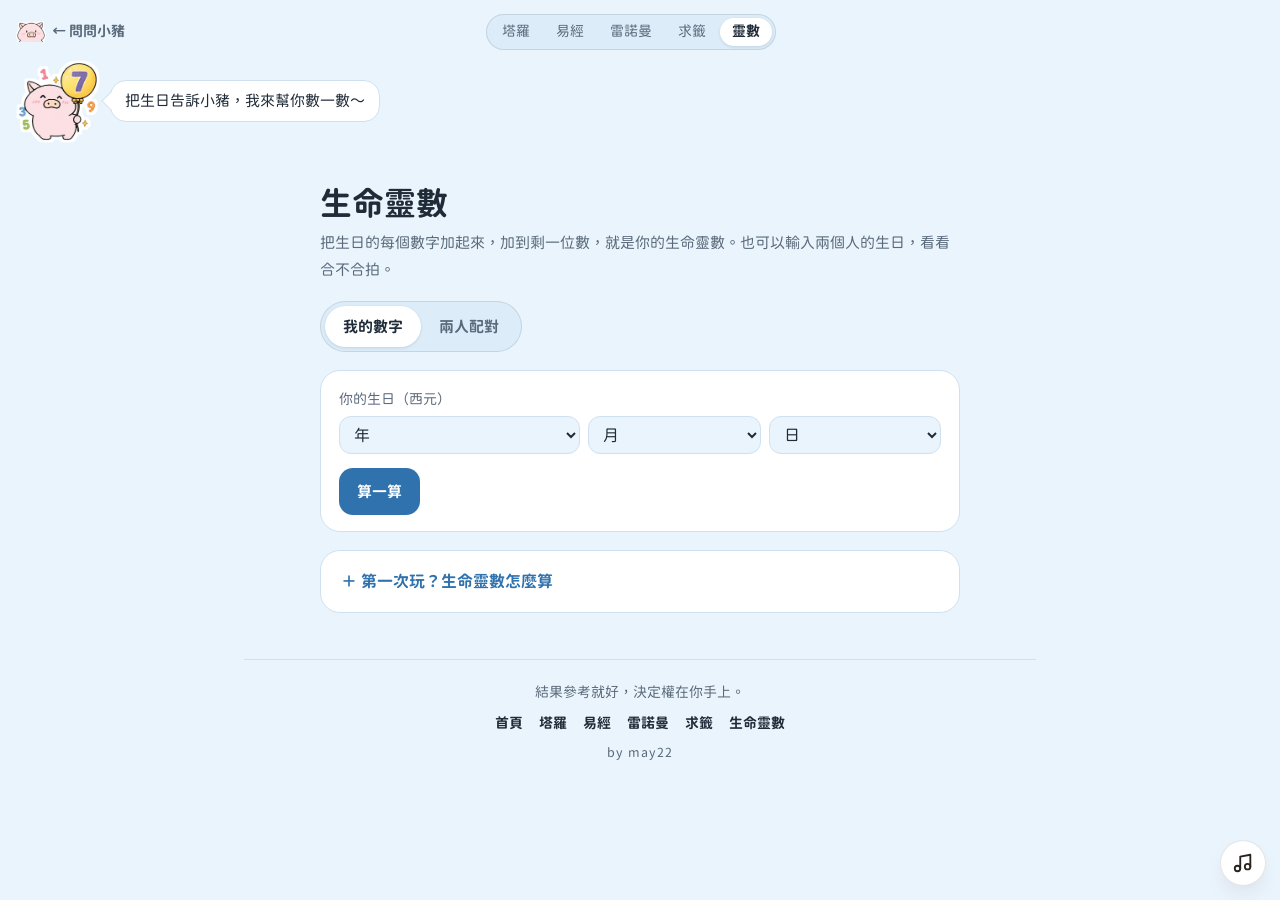
<file: numerology.html>
<!doctype html><html><head><meta charset=utf8><meta name=viewport content="width=device-width,initial-scale=1,viewport-fit=cover"><style>:root{box-sizing:border-box;padding-top:env(safe-area-inset-top,0px);padding-bottom:env(safe-area-inset-bottom,0px)}body{margin:0}img{max-width:100%}[hidden]{display:none!important}</style></head><title>生命靈數｜問問小豬</title>
<link rel="icon" href="img/favicon.png" type="image/png">
<link rel="apple-touch-icon" href="img/apple-touch-icon.png">
<link rel="manifest" href="manifest.webmanifest">
<meta name="theme-color" content="#f8f1f0">
<meta name="description" content="輸入生日算出你的生命靈數和生日九宮格，也能和朋友、另一半、同事、家人配對，看看你們合不合。">
<meta property="og:type" content="website">
<meta property="og:locale" content="zh_TW">
<meta property="og:site_name" content="問問小豬">
<meta property="og:title" content="生命靈數｜問問小豬">
<meta property="og:description" content="輸入生日算出你的生命靈數和生日九宮格，也能和朋友、另一半、同事、家人配對，看看你們合不合。">
<meta property="og:url" content="https://iammay22.github.io/piggy-oracle/numerology.html">
<meta property="og:image" content="https://iammay22.github.io/piggy-oracle/og-image.jpg?v=2">
<meta property="og:image:width" content="1200">
<meta property="og:image:height" content="630">
<meta name="twitter:card" content="summary_large_image">
<meta name="twitter:image" content="https://iammay22.github.io/piggy-oracle/og-image.jpg?v=2">
<link rel="stylesheet" href="theme.css">
<script src="stats.js"></script>
<script src="sound.js" defer></script>
<style>
:root{--dg-bg:#f8f1f0;--dg-surface:#ffffff;--dg-surface-2:#f1e7e5;--dg-hover:#eadcd9;--dg-ink:#2a2022;--dg-soft:#6f6265;--dg-line:#ead9d6;--dg-line-a:rgba(42,32,34,.12);--dg-acc:#b84d6c;--dg-acc-dim:#dc9aad;--dg-acc-soft:rgba(184,77,108,.1);--dg-on-acc:#ffffff;--dg-potato:#b8652f;--dg-glass:rgba(255,255,255,.65);--dg-shadow:rgba(34,31,27,.14);--dg-place:#a39b8f;--dg-scrim:rgba(34,31,27,.45);color-scheme:light;--round:"GenSenRounded","PingFang TC","Microsoft JhengHei",sans-serif}
@media (prefers-color-scheme:dark){:root:not([data-theme="light"]){--dg-bg:#1b1a18;--dg-surface:#252320;--dg-surface-2:#2e2b27;--dg-hover:#37332e;--dg-ink:#ece7de;--dg-soft:#a8a197;--dg-line:#3a3631;--dg-line-a:rgba(236,231,222,.12);--dg-acc:#f08fab;--dg-acc-dim:#8a4a5c;--dg-acc-soft:rgba(240,143,171,.16);--dg-on-acc:#2a1219;--dg-potato:#e0904f;--dg-glass:#252320;--dg-shadow:rgba(0,0,0,.4);--dg-place:#7d766c;--dg-scrim:rgba(0,0,0,.6);color-scheme:dark}}
:root[data-theme="dark"]{--dg-bg:#1b1a18;--dg-surface:#252320;--dg-surface-2:#2e2b27;--dg-hover:#37332e;--dg-ink:#ece7de;--dg-soft:#a8a197;--dg-line:#3a3631;--dg-line-a:rgba(236,231,222,.12);--dg-acc:#f08fab;--dg-acc-dim:#8a4a5c;--dg-acc-soft:rgba(240,143,171,.16);--dg-on-acc:#2a1219;--dg-potato:#e0904f;--dg-glass:#252320;--dg-shadow:rgba(0,0,0,.4);--dg-place:#7d766c;--dg-scrim:rgba(0,0,0,.6);color-scheme:dark}

.dg-nav{position:relative;z-index:6;display:flex;align-items:center;justify-content:space-between;gap:10px;flex-wrap:wrap;
  max-width:760px;margin:0 auto;padding-block:14px 4px;padding-left:max(16px,env(safe-area-inset-left,0px));padding-right:max(16px,env(safe-area-inset-right,0px));
  font-family:var(--round);font-size:14px;line-height:1.4}
.dg-nav a{text-decoration:none;color:var(--dg-soft);font-weight:700}
.dg-nav a:hover{color:var(--dg-acc)}
.dg-nav a:focus-visible,.dg-shared a:focus-visible{outline:2px solid var(--dg-acc);outline-offset:2px;border-radius:6px}
.dg-nav .home{display:inline-flex;align-items:center;gap:6px}
.dg-nav .home img{width:30px;height:auto}
.dg-nav .seg{display:flex;gap:2px;background:var(--dg-surface-2);border:1px solid var(--dg-line-a);border-radius:999px;padding:3px}
.dg-nav .seg a{padding:4px 12px;border-radius:999px;font-weight:500}
.dg-nav .seg a[aria-current]{background:var(--dg-surface);color:var(--dg-ink);font-weight:700;box-shadow:0 1px 3px var(--dg-shadow)}
.dg-nav.inset{margin-left:calc(-1*max(16px,env(safe-area-inset-left,0px)));margin-right:calc(-1*max(16px,env(safe-area-inset-right,0px)))}
.dg-shared{display:flex;align-items:center;justify-content:space-between;gap:10px;flex-wrap:wrap;margin:0 0 16px;padding:12px 16px;border-radius:16px;
  background:var(--dg-acc-soft);color:var(--dg-ink);font-family:var(--round);font-size:15px}
.dg-shared a{color:var(--dg-acc);font-weight:700;text-decoration:none;white-space:nowrap}
.dg-toast{position:fixed;left:50%;bottom:calc(24px + env(safe-area-inset-bottom,0px));transform:translateX(-50%);z-index:40;background:var(--dg-ink);color:var(--dg-bg);
  padding:8px 18px;border-radius:999px;font-family:var(--round);font-size:14px;white-space:nowrap}
.dg-foot{max-width:760px;margin:36px auto 0;padding-block:20px 32px;padding-left:max(16px,env(safe-area-inset-left,0px));padding-right:max(16px,env(safe-area-inset-right,0px));
  border-top:1px solid var(--dg-line);display:block;text-align:center;font-family:var(--round);font-size:14px;line-height:1.8;color:var(--dg-soft)}
.dg-foot p{margin:0}
.dg-foot nav{display:flex;justify-content:center;gap:16px;flex-wrap:wrap;margin:6px 0}
.dg-foot a{color:var(--dg-ink);text-decoration:none;font-weight:700}
.dg-foot a:hover{color:var(--dg-acc)}
.dg-foot .by{font-size:12.5px;letter-spacing:.08em}
.dg-h{font-family:var(--round);font-size:17px;font-weight:700;margin:22px 0 8px;color:var(--dg-ink)}
.dg-sub{font-size:13px;color:var(--dg-soft);margin:-4px 0 8px}
.dg-acts{margin:0 0 12px;padding-left:1.3em;display:grid;gap:6px}
.dg-extra{display:flex;flex-direction:column;gap:10px}.dg-extra .dg-h{margin:10px 0 0}.dg-extra p,.dg-extra ul{margin:0}
.dg-topics{display:flex;flex-wrap:wrap;gap:6px;align-items:center;font-family:var(--round);font-size:14px;color:var(--dg-soft)}
.dg-topics button{font:inherit;border:1px solid var(--dg-line);background:var(--dg-surface);color:var(--dg-ink);border-radius:999px;padding:4px 14px;cursor:pointer}
.dg-topics button[aria-pressed="true"]{background:var(--dg-acc);color:var(--dg-on-acc);border-color:var(--dg-acc);font-weight:700}
.dg-topics button:focus-visible{outline:2px solid var(--dg-acc);outline-offset:2px}
.dg-greet{display:flex;align-items:center;gap:10px;max-width:760px;margin:6px auto 0;padding-left:max(16px,env(safe-area-inset-left,0px));padding-right:max(16px,env(safe-area-inset-right,0px));font-family:var(--round)}
.dg-greet img{width:84px;height:auto;flex:none}
.dg-greet p{position:relative;margin:0;background:var(--dg-surface);color:var(--dg-ink);border:1px solid var(--dg-line);border-radius:16px;padding:8px 14px;font-size:15px;line-height:1.6;min-width:0}
.dg-greet p::before{content:"";position:absolute;left:-7px;top:50%;width:12px;height:12px;background:var(--dg-surface);border-left:1px solid var(--dg-line);border-bottom:1px solid var(--dg-line);transform:translateY(-50%) rotate(45deg)}
.dg-greet.inset{margin-left:calc(-1*max(16px,env(safe-area-inset-left,0px)));margin-right:calc(-1*max(16px,env(safe-area-inset-right,0px)))}
.dg-learn{margin-top:14px}
.dg-card{background:var(--dg-surface);border:1px solid var(--dg-line);border-radius:20px;padding:16px 20px;margin-top:26px;font-family:var(--round)}
.dg-card summary{cursor:pointer;font-weight:700;color:var(--dg-acc);list-style:none}
.dg-card summary::-webkit-details-marker{display:none}
.dg-card summary::before{content:"＋ "}.dg-card[open] summary::before{content:"－ "}
.dg-card summary:focus-visible{outline:2px solid var(--dg-acc);outline-offset:3px;border-radius:6px}
.dg-learn summary{font-size:16px}
.dg-learn-b{display:flex;flex-direction:column;gap:12px;margin-top:12px;font-size:15px;line-height:1.85}
.dg-learn-b p{margin:0}
.dg-learn-b p>b:first-child{display:block;font-size:15.5px;color:var(--dg-acc);margin-bottom:2px}
.dg-learn-b b.in{color:var(--dg-ink)}
.dg-modal{position:fixed;inset:0;z-index:60;background:var(--dg-scrim);display:flex;align-items:center;justify-content:center;padding:max(16px,env(safe-area-inset-top,0px)) max(16px,env(safe-area-inset-right,0px)) max(16px,env(safe-area-inset-bottom,0px)) max(16px,env(safe-area-inset-left,0px))}
.dg-sheet{background:var(--dg-surface);color:var(--dg-ink);border-radius:24px;padding:16px;width:100%;max-width:420px;max-height:100%;overflow:auto;display:flex;flex-direction:column;gap:10px;align-items:center;font-family:var(--round);text-align:center}
.dg-sheet img{width:100%;height:auto;border-radius:14px;box-shadow:0 10px 30px -12px var(--dg-shadow)}
.dg-tip{font-size:13px;color:var(--dg-soft);margin:0}.dg-wait{padding:40px 10px;margin:0}
.dg-acts2{display:flex;gap:8px;flex-wrap:wrap;justify-content:center}
.dg-b{font:inherit;font-weight:700;font-size:15px;border:0;border-radius:14px;padding:10px 18px;background:var(--dg-acc);color:var(--dg-on-acc);text-decoration:none;cursor:pointer}
.dg-b.ghost{background:none;color:var(--dg-ink);border:1.5px solid var(--dg-line)}
.dg-b:focus-visible{outline:2px solid var(--dg-acc);outline-offset:2px}
.dg-hrow{display:flex;align-items:center;justify-content:space-between;gap:10px 12px;flex-wrap:wrap;max-width:760px;margin:14px auto 4px;padding-left:max(16px,env(safe-area-inset-left,0px));padding-right:max(16px,env(safe-area-inset-right,0px));font-family:var(--round)}
.dg-hrow.inset{margin-left:calc(-1*max(16px,env(safe-area-inset-left,0px)));margin-right:calc(-1*max(16px,env(safe-area-inset-right,0px)))}
.dg-brand{display:flex;align-items:center;gap:10px;margin:0;font-family:var(--round);font-weight:700;font-size:20px;letter-spacing:.06em;color:var(--dg-ink);line-height:1.3}
.dg-ic{width:38px;height:38px;border-radius:50%;display:grid;place-items:center;background:var(--dg-acc-soft);color:var(--dg-acc);font-size:18px;letter-spacing:0;flex:none}
.dg-tabs{display:flex;gap:2px;background:var(--dg-surface-2);border:1px solid var(--dg-line-a);border-radius:999px;padding:3px}
.dg-tabs button{font:inherit;font-family:var(--round);font-size:14px;border:0;background:none;color:var(--dg-soft);padding:6px 12px;border-radius:999px;cursor:pointer}
.dg-tabs button[aria-selected="true"]{background:var(--dg-acc);color:var(--dg-on-acc);font-weight:700}
.dg-tabs button:focus-visible{outline:2px solid var(--dg-acc);outline-offset:2px}
.dg-hero{margin:6px 0 18px;font-family:var(--round)}
.dg-hero .dg-eb,.hero .eyebrow{font-size:13px;letter-spacing:.2em;color:var(--dg-acc-dim);font-weight:400}
.dg-hero h1,.hero h1{font-family:var(--round);font-size:clamp(28px,7vw,38px);font-weight:700;margin:4px 0 6px;color:var(--dg-ink);line-height:1.3;text-wrap:balance}
.dg-hero p,.hero p{color:var(--dg-soft);margin:0;max-width:34em;line-height:1.75;font-size:16px}
.dg-hero ol{display:flex;flex-wrap:wrap;gap:6px 18px;margin:10px 0 0;padding:0;list-style:none;counter-reset:s;font-size:14px;color:var(--dg-soft)}
.dg-hero ol li{counter-increment:s;display:flex;gap:6px}.dg-hero ol li::before{content:counter(s);font-weight:700;color:var(--dg-acc)}
.dg-filters{display:flex;gap:6px;flex-wrap:wrap;margin:14px 0 16px}
.dg-chip{font:inherit;font-family:var(--round);font-size:15px;border:1px solid var(--dg-line);background:var(--dg-surface);color:var(--dg-ink);border-radius:999px;padding:7px 16px;cursor:pointer}
.dg-chip[aria-pressed="true"]{border-color:var(--dg-acc);background:var(--dg-acc-soft);color:var(--dg-acc);font-weight:700}
.dg-libgrid{display:grid;grid-template-columns:repeat(auto-fill,minmax(82px,1fr));gap:14px 12px}
.dg-libc{border:0;background:none;padding:0;text-align:center;font-family:var(--round);font-size:12.5px;line-height:1.4;color:var(--dg-soft);cursor:pointer;min-width:0}
.dg-libc b{display:block;color:var(--dg-ink);font-size:14px;margin-top:4px}
.dg-libc .dg-face{width:100%;filter:drop-shadow(0 3px 5px var(--dg-shadow))}
.dg-libc .dg-face.leno{aspect-ratio:100/148}.dg-libc .dg-face svg{display:block;width:100%;height:100%}
.dg-libc .dg-face.hexbox{aspect-ratio:7/12;background:var(--dg-surface);border:1px solid var(--dg-line);border-radius:8px;display:grid;place-items:center}
.dg-libc .dg-face.slipt{aspect-ratio:7/12;background:#f4e3c1;border-radius:6px;box-shadow:inset 0 0 0 3px #f4e3c1,inset 0 0 0 4px #a8322a;display:flex;flex-direction:column;align-items:center;justify-content:center;gap:6px;color:#3b1613}
.slipt em{font-style:normal;font-size:12px}.slipt strong{font-size:18px;writing-mode:vertical-rl;letter-spacing:.15em}
.slipt .tone,.dg-bsheet .tone{font-size:11px;font-weight:700;border-radius:999px;padding:1px 8px;color:#fff}
.tone.t0{background:#a8322a}.tone.t1{background:#a77a2a}.tone.t2{background:#5d6470}
.hexf{display:flex;flex-direction:column-reverse;gap:5px;width:62%}.hexf i{display:flex;gap:6px;height:6px}.hexf b{flex:1;background:var(--dg-ink);border-radius:1px}
.hexf.big{width:150px;gap:9px}.hexf.big i{height:14px;gap:16px}
.dg-scrim{position:fixed;inset:0;z-index:55;background:var(--dg-scrim);display:flex;align-items:flex-end;justify-content:center}
.dg-bsheet{background:var(--dg-surface);color:var(--dg-ink);width:100%;max-width:640px;max-height:88%;overflow:auto;border-radius:20px 20px 0 0;border:1px solid var(--dg-line);font-family:var(--round);line-height:1.7;
  padding-block:18px calc(24px + env(safe-area-inset-bottom,0px));padding-left:max(18px,env(safe-area-inset-left,0px));padding-right:max(18px,env(safe-area-inset-right,0px));animation:dgup .3s ease}
@keyframes dgup{from{transform:translateY(40px);opacity:0}}
.dg-bsheet .slip{clear:both}
.dg-sx{float:right;width:34px;height:34px;border-radius:50%;border:1px solid var(--dg-line);background:none;color:var(--dg-ink);font:inherit;cursor:pointer}
.dg-big{width:150px;margin:8px auto 12px;filter:drop-shadow(0 6px 12px var(--dg-shadow))}.dg-big.leno{aspect-ratio:100/148}.dg-big svg{display:block;width:100%;height:100%}
.dg-big.hexbig{display:flex;justify-content:center;filter:none}
.dg-bsheet h3{text-align:center;font-size:24px;margin:0;font-weight:700}
.dg-en{text-align:center;color:var(--dg-soft);font-size:13px;letter-spacing:.04em}
.dg-kws{display:flex;flex-wrap:wrap;gap:6px;justify-content:center;margin:10px 0 4px}.dg-kws span{font-size:13px;background:var(--dg-acc-soft);color:var(--dg-acc);padding:2px 10px;border-radius:6px}
.dg-classic{font-size:17px;font-weight:700;text-align:center;margin:10px 0 2px}.dg-sub2{text-align:center;color:var(--dg-soft);margin:0}
.dg-two{display:grid;grid-template-columns:1fr;gap:12px;margin-top:14px}@media(min-width:520px){.dg-two{grid-template-columns:1fr 1fr}}
.dg-two>div{background:var(--dg-bg);border:1px solid var(--dg-line);border-radius:12px;padding:12px}.dg-two h4{margin:0 0 4px;font-size:15px;color:var(--dg-acc)}.dg-two p{margin:0;font-size:15px}
.dg-hist{display:grid;gap:10px}
.dg-hi{display:flex;justify-content:space-between;align-items:center;gap:10px;width:100%;text-align:left;background:var(--dg-surface);border:1px solid var(--dg-line);border-radius:14px;padding:14px 16px;font-family:var(--round);color:var(--dg-ink);cursor:pointer}
.dg-ht{min-width:0}.dg-ht b{display:block;font-size:16px}.dg-ht span{display:block;font-size:13px;color:var(--dg-soft);overflow:hidden;text-overflow:ellipsis;white-space:nowrap}
.dg-go{font-size:22px;color:var(--dg-soft)}
.dg-empty{text-align:center;color:var(--dg-soft);padding:40px 10px;font-family:var(--round);line-height:1.8}
.dg-center{display:flex;justify-content:center;margin-top:14px}
.dg-link{font:inherit;font-family:var(--round);font-size:14px;background:none;border:0;color:var(--dg-soft);text-decoration:underline;text-underline-offset:3px;cursor:pointer}
.dg-copy{width:100%;margin-top:10px;font:inherit;font-size:14px;padding:10px;border-radius:12px;border:1px solid var(--dg-line);background:var(--dg-surface-2);color:var(--dg-ink)}
</style><style>
/* room look */
:root:root:root:root{--dg-bg:#eaf4fc;--dg-surface:#ffffff;--dg-surface-2:#dcecf8;--dg-hover:#cde3f4;--dg-ink:#1f2b38;--dg-soft:#5a6a7b;--dg-line:#cfe1f0;--dg-line-a:rgba(31,43,56,.12);--dg-acc:#2f72ad;--dg-acc-dim:#92c0e6;--dg-acc-soft:rgba(47,114,173,.1);--dg-on-acc:#ffffff;--dg-glass:rgba(255,255,255,.65);--dg-shadow:rgba(31,60,90,.14);--dg-place:#93a3b3;--dg-scrim:rgba(20,35,50,.45);color-scheme:light}
body{background:var(--dg-bg);background-image:radial-gradient(70% 40% at 50% 0%,rgba(255,255,255,.7),transparent 70%)}
</style><body>
<nav class="dg-nav inset" aria-label="問問小豬"><a class="home" href="index.html"><img src="img/pig-face.png" alt="" width="120" height="85">← 問問小豬</a><span class="seg"><a href="tarot.html">塔羅</a><a href="iching.html">易經</a><a href="lenormand.html">雷諾曼</a><a href="qian.html">求籤</a><a href="numerology.html" aria-current="page">靈數</a></span></nav><div class="dg-greet inset"><img src="img/pig-number.webp" alt="小豬" width="400" height="398"><p id="say">把生日告訴小豬，我來幫你數一數～</p></div>
<style>
/* 生命靈數 — 一欄式：模式切換、生日表單、結果（氣球數字小豬、九宮格、流年）、配對、入門說明。共用的導覽列／頁尾／圖卡樣式由 build.py 的 NAVCSS 提供。 */
:root{--balloon:#fdd85f;--balloon-hi:#fff1b8;--digit:#5a4b9c;--heart:#e9799a}
body{background:var(--dg-bg);color:var(--dg-ink);font-family:var(--round);font-size:15px;line-height:1.8;-webkit-font-smoothing:antialiased;
  padding-left:max(16px,env(safe-area-inset-left,0px));padding-right:max(16px,env(safe-area-inset-right,0px))}
.wrap{max-width:640px;margin:0 auto;padding-block:22px 10px;display:flex;flex-direction:column;gap:18px}
.wrap h1{margin:0;font-size:2rem;line-height:1.3;text-wrap:balance}
.lead{margin:4px 0 0;color:var(--dg-soft)}
.wrap .dg-card{margin-top:0}
.wrap .dg-shared{margin:0}
button:focus-visible,input:focus-visible,select:focus-visible{outline:2px solid var(--dg-acc);outline-offset:2px}
/* ---- this room ---- */
.mode{display:inline-flex;align-self:flex-start;background:var(--dg-surface-2);border:1px solid var(--dg-line-a);border-radius:999px;padding:4px}
.mode button{font:inherit;font-weight:700;border:0;background:none;color:var(--dg-soft);padding:7px 18px;border-radius:999px;cursor:pointer}
.mode button[aria-pressed="true"]{background:var(--dg-surface);color:var(--dg-ink);box-shadow:0 1px 3px var(--dg-shadow)}
.form{background:var(--dg-surface);border:1px solid var(--dg-line);border-radius:20px;padding:16px 18px;display:flex;flex-direction:column;gap:14px}
.people{display:grid;grid-template-columns:1fr 1fr;gap:12px}
@media (max-width:480px){.people{grid-template-columns:1fr}}
.who{display:flex;flex-direction:column;gap:8px;min-width:0}
.who .tag{font-size:13px;font-weight:700;color:var(--dg-acc)}
.field{display:flex;flex-direction:column;gap:4px;font-size:14px;color:var(--dg-soft)}
.field input{font:inherit;font-size:16px;color:var(--dg-ink);background:var(--dg-bg);border:1px solid var(--dg-line);border-radius:12px;padding:9px 12px;min-width:0;width:100%;box-sizing:border-box}
.go{align-self:flex-start}
.ymd{display:grid;grid-template-columns:1.4fr 1fr 1fr;gap:8px}
.ymd select{font:inherit;font-size:16px;color:var(--dg-ink);background:var(--dg-bg);border:1px solid var(--dg-line);border-radius:12px;padding:9px 10px;min-width:0;width:100%;box-sizing:border-box}
.err{margin:0;padding:8px 12px;border-radius:12px;background:var(--dg-acc-soft);color:var(--dg-ink);font-size:14px;font-weight:700}

.result{display:flex;flex-direction:column;gap:14px}
.hero{background:var(--dg-surface);border:1px solid var(--dg-line);border-radius:24px;padding:18px;display:flex;gap:16px;align-items:center}
@media (max-width:480px){.hero{flex-direction:column;text-align:center}}
.hero .txt{min-width:0;display:flex;flex-direction:column;gap:6px}
.eyebrow{font-size:13px;font-weight:700;color:var(--dg-acc);letter-spacing:.06em}
.hero h2{margin:0;font-size:1.6rem;line-height:1.3}
.one{margin:0;font-size:1.05rem}
.kws{display:flex;gap:6px;flex-wrap:wrap}
@media (max-width:480px){.kws{justify-content:center}}
.kws span{background:var(--dg-surface-2);border-radius:999px;padding:1px 12px;font-size:13px;font-weight:700}
.calc{margin:0;font-size:13px;color:var(--dg-soft);font-variant-numeric:tabular-nums}

/* pig holding a balloon; the number is painted over the balloon */
.pig{--s:150px;position:relative;width:var(--s);flex:none}
.pig img{display:block;width:100%;height:auto}
.pig .num{position:absolute;left:75%;top:25.6%;width:33%;aspect-ratio:1;transform:translate(-50%,-50%);border-radius:50%;
  background:radial-gradient(circle at 35% 30%,var(--balloon-hi),var(--balloon) 62%);display:flex;align-items:center;justify-content:center;
  color:var(--digit);font-weight:700;font-size:calc(var(--s)*.27);line-height:1}
.pig.pop .num{animation:pop .5s cubic-bezier(.3,1.6,.5,1)}
@keyframes pop{0%{transform:translate(-50%,-50%) scale(.2)}100%{transform:translate(-50%,-50%) scale(1)}}

.master{background:var(--dg-acc-soft);border-radius:16px;padding:10px 14px;margin:0;font-size:14.5px}
.master b{color:var(--dg-acc)}
.panel{background:var(--dg-surface);border:1px solid var(--dg-line);border-radius:20px;padding:16px 18px;display:flex;flex-direction:column;gap:10px}
.panel h3{margin:0;font-size:1.05rem}
.panel p{margin:0}
.panel .sub{color:var(--dg-soft);font-size:14px}
.matches{display:flex;gap:8px;align-items:center;flex-wrap:wrap}
.chip{display:inline-flex;align-items:center;justify-content:center;width:34px;height:34px;border-radius:50%;background:radial-gradient(circle at 35% 30%,var(--balloon-hi),var(--balloon) 62%);color:var(--digit);font-weight:700}
.acts{display:flex;gap:8px;flex-wrap:wrap}
.rel .dg-topics{margin-bottom:4px}
.g9row{display:flex;gap:18px;align-items:flex-start}
@media (max-width:520px){.g9row{flex-direction:column;align-items:stretch}}
.grid9{width:200px;max-width:100%;height:auto;flex:none;align-self:center}
.g9txt{min-width:0;display:flex;flex-direction:column;gap:4px}
.g9list{margin:0;padding-left:1.1em;display:flex;flex-direction:column;gap:6px}
.g9list b{color:var(--dg-acc)}
.g9lack{display:flex;flex-direction:column;gap:6px;border-top:1px dashed var(--dg-line);padding-top:10px}
.g9lack p{display:flex;gap:10px;align-items:flex-start}
.chip.ghost{background:none;border:2px dashed var(--dg-place);color:var(--dg-soft);flex:none;width:30px;height:30px}

/* pair */
.duo{background:var(--dg-surface);border:1px solid var(--dg-line);border-radius:24px;padding:18px 12px;display:grid;grid-template-columns:1fr auto 1fr;align-items:center;gap:6px;text-align:center}
.duo .side{display:flex;flex-direction:column;align-items:center;gap:2px;min-width:0}
.duo .pig{--s:min(132px,30vw)}
.duo .side b{font-size:1.05rem;overflow-wrap:anywhere}
.duo .side small{color:var(--dg-soft)}
.score{display:flex;flex-direction:column;align-items:center;gap:2px}
.heart{width:76px;height:70px;position:relative;display:flex;align-items:center;justify-content:center;color:#fff;font-weight:700;font-size:1.25rem;font-variant-numeric:tabular-nums}
.heart svg{position:absolute;inset:0;width:100%;height:100%}
.heart span{position:relative;margin-top:-6px}
.score small{font-size:12px;color:var(--dg-soft)}
.rel h2{margin:0;font-size:1.4rem}
.meter{height:10px;border-radius:999px;background:var(--dg-surface-2);overflow:hidden}
.meter i{display:block;height:100%;border-radius:inherit;background:linear-gradient(90deg,var(--dg-acc-dim),var(--heart));transition:width .8s ease}
.two{display:grid;grid-template-columns:1fr 1fr;gap:12px}
@media (max-width:480px){.two{grid-template-columns:1fr}}
.two div{min-width:0}
.two b{color:var(--dg-acc)}
.tipbox{border-top:1px dashed var(--dg-line);padding-top:10px}
@media (prefers-reduced-motion:reduce){.pig.pop .num{animation:none}.meter i{transition:none}}
</style>
<main class="wrap">
  <div id="sharedSlot"></div>
  <header>
    <h1>生命靈數</h1>
    <p class="lead">把生日的每個數字加起來，加到剩一位數，就是你的生命靈數。也可以輸入兩個人的生日，看看合不合拍。</p>
  </header>

  <div class="mode" role="group" aria-label="選擇玩法">
    <button id="mSolo" type="button" aria-pressed="true">我的數字</button>
    <button id="mPair" type="button" aria-pressed="false">兩人配對</button>
  </div>

  <form class="form" id="soloForm" novalidate>
    <div class="field"><span id="lbSolo">你的生日（西元）</span><div class="ymd" id="dSolo" role="group" aria-labelledby="lbSolo"></div></div>
    <button class="dg-b go" type="submit">算一算</button>
    <p class="err" id="errSolo" hidden></p>
  </form>

  <form class="form" id="pairForm" novalidate hidden>
    <div class="people">
      <div class="who"><span class="tag">第一個人</span>
        <label class="field" for="nA">名字或暱稱（可不填）<input type="text" id="nA" maxlength="8" placeholder="例如：我"></label>
        <div class="field"><span id="lbA">生日</span><div class="ymd" id="dA" role="group" aria-labelledby="lbA"></div></div>
      </div>
      <div class="who"><span class="tag">第二個人</span>
        <label class="field" for="nB">名字或暱稱（可不填）<input type="text" id="nB" maxlength="8" placeholder="例如：他"></label>
        <div class="field"><span id="lbB">生日</span><div class="ymd" id="dB" role="group" aria-labelledby="lbB"></div></div>
      </div>
    </div>
    <div class="field"><span>想看哪一種關係</span><div class="dg-topics" role="group" aria-label="想看哪一種關係" id="ptForm"></div></div>
    <button class="dg-b go" type="submit">看看合不合</button>
    <p class="err" id="errPair" hidden></p>
  </form>

  <section class="result" id="soloOut" hidden aria-live="polite"></section>
  <section class="result" id="pairOut" hidden aria-live="polite"></section>

  <details class="dg-learn dg-card">
    <summary>第一次玩？生命靈數怎麼算</summary>
    <div class="dg-learn-b">
      <p><b>把生日數字全部加起來</b>用西元生日，年月日的每一個數字都加起來，加到剩一位數為止。例如 1998/5/22：1+9+9+8+0+5+2+2 = 36，3+6 = 9，就是 9 號人。</p>
      <p><b>大師數 11、22、33</b>加的過程中如果出現 11、22 或 33，就是帶著「大師數」。你還是看 2、4、6 號的內容，另外多一段大師數的說明。</p>
      <p><b>流年數</b>把出生的月、日加上今年的西元年，一樣加到一位數，代表你今年的主題。每年都會換，可以每年回來看看。</p>
      <p><b>生日九宮格</b>格子由下往上、由左往右排 1～9（上排 3 6 9、中排 2 5 8、下排 1 4 7）。把生日的數字和加總出來的數字都圈進去，三格連成一線是一條連線，共有藝術、組織、權力、物質、感情、智慧、事業、人緣八條。空著的格子代表比較需要練習的地方。</p>
      <p><b>兩人配對</b>小豬把 1～9 分成三派：1、5、7 獨立派，2、4、8 穩定派，3、6、9 感性派。同一派默契好，不同派各有互補或要磨合的地方。可以選感情、友情、工作或家人來看，同樣兩個人在不同關係裡，合拍的地方也不一樣。</p>
    </div>
  </details>
</main>

<script>
const $=id=>document.getElementById(id);
const esc=s=>String(s).replace(/[&<>"']/g,c=>({'&':'&amp;','<':'&lt;','>':'&gt;','"':'&quot;',"'":'&#39;'}[c]));

/* ---------- 內容：1～9 號 ---------- */
const N=[null,
{n:'開路先鋒',one:'想到就做，自帶主角光環',kw:['獨立','果斷','有主見'],
 g:'你習慣自己拿主意，遇到事情會先衝第一個。優點是行動力強、不怕從零開始；課題是學會等等別人，有時候放慢一點，團隊會更願意跟你走。',
 love:'喜歡就會主動追，也希望對方欣賞你的能力。要小心不自覺變成「我說了算」，多問一句「你覺得呢」，感情會順很多。',
 work:'適合能自己做決定的位置：創業、帶團隊、業務開發、需要開新局的專案。被管太細會很痛苦。',
 money:'賺錢有衝勁，花錢也很乾脆。看到想要的就買，記得留一筆「衝動預備金」，就不會月底後悔。',
 m:[3,5,9],pig:'原來你是 1 號人！難怪做什麼都想當第一個～'},
{n:'貼心夥伴',one:'最會察言觀色的溫柔派',kw:['細膩','合作','體貼'],
 g:'你很容易感覺到別人的情緒，是大家身邊最舒服的存在。優點是溫柔、擅長協調；課題是別總把自己放最後，你的感受也很重要。',
 love:'需要很多陪伴和確認，對方一句晚安就能開心一整天。容易委屈自己，想要什麼要說出口，對方才知道。',
 work:'適合需要合作和細心的工作：助理、行政、客服、諮商、設計協作。在有安全感的團隊裡會發光。',
 money:'用錢保守、不太亂花，但常常為了別人花錢。請朋友、送禮物之外，也記得對自己好一點。',
 m:[4,6,8],pig:'原來你是 2 號人！難怪小豬一難過你就發現了～'},
{n:'開心果',one:'走到哪，笑聲就跟到哪',kw:['創意','表達','樂觀'],
 g:'你腦袋轉很快，點子多、很會講話，常常是場子裡的氣氛擔當。優點是樂觀有創意；課題是專心把一件事做完，三分鐘熱度要小心。',
 love:'戀愛要好玩、有趣才行，喜歡一起找新鮮事做。情緒來得快去得快，吵架別說出太傷人的話。',
 work:'適合需要表達和創意的工作：行銷、企劃、主持、寫作、設計、社群經營。重複性高的工作會悶壞你。',
 money:'錢來得快去得也快，常常花在吃喝玩樂和朋友身上。試著設一個「好玩基金」，花得開心又不爆掉。',
 m:[1,5,6],pig:'原來你是 3 號人！難怪跟你聊天都停不下來～'},
{n:'穩穩建築師',one:'一步一腳印，說到做到',kw:['踏實','可靠','有條理'],
 g:'你做事有計畫、有步驟，交給你的事大家都放心。優點是穩定、負責；課題是別太固執，偶爾讓計畫外的事發生，也可能有驚喜。',
 love:'不擅長甜言蜜語，愛是用行動表現的：接送、記得紀念日、默默把事情處理好。希望對方也看得到你的用心。',
 work:'適合需要穩定和精準的工作：會計、工程、管理、品管、公務體系。規則清楚的地方最能發揮。',
 money:'天生會存錢，記帳、預算都難不倒你。小心太省錯過值得的投資，該花的地方就大方一點。',
 m:[2,6,8],pig:'原來你是 4 號人！難怪你的計畫表比小豬的零食還多～'},
{n:'自由冒險家',one:'生活要有新鮮感才算數',kw:['好奇','變化','行動派'],
 g:'你喜歡嘗試新東西、去新地方，對世界充滿好奇。優點是適應力強、反應快；課題是定下來，別因為無聊就放棄還沒完成的事。',
 love:'需要很多自由空間，被盯太緊會想逃。最適合一起旅行、一起探險的伴侶，感情要保持新鮮感。',
 work:'適合變化多、會移動的工作：旅遊、媒體、業務、自由接案、新創。每天一樣的辦公室生活會讓你枯萎。',
 money:'收入可能起起伏伏，花錢重體驗，旅行和新玩意是大宗。存一筆緊急預備金，自由才會更自在。',
 m:[1,3,7],pig:'原來你是 5 號人！難怪你總是坐不住，下一站去哪～'},
{n:'溫暖照顧者',one:'身邊的人，都被你照顧到了',kw:['責任','溫柔','顧家'],
 g:'你很有責任感，看到別人需要幫忙就會出手。優點是溫暖、可靠；課題是別什麼都扛，照顧別人之前先照顧好自己。',
 love:'很顧家，會把另一半照顧得無微不至。小心付出太多變成控制，也別期待對方用一樣的方式回報。',
 work:'適合照顧人、服務人的工作：教育、醫護、社工、餐飲、室內設計。能讓人變好的工作最有成就感。',
 money:'錢常常花在家人和朋友身上。家裡的開銷你都想扛，記得替自己的夢想也留一份。',
 m:[2,3,9],pig:'原來你是 6 號人！難怪小豬一來你就問吃飽沒～'},
{n:'思考哲學家',one:'腦袋裡永遠有十萬個為什麼',kw:['洞察','獨處','追根究柢'],
 g:'你喜歡想事情、研究事情，看得比別人更深。優點是觀察力強、有自己的見解；課題是別想太多，也別把自己關起來，偶爾說出心裡話。',
 love:'慢熱，需要時間才會打開心房。一旦認定就很專一，但需要獨處的空間，對方要懂你的安靜不是冷淡。',
 work:'適合需要專業和深度的工作：研究、工程、分析、寫作、心理、玄學。能專心鑽研的環境最適合你。',
 money:'不太在意物質，錢多花在書、課程和興趣上。理財前會研究很久，記得研究完要真的行動。',
 m:[5,4,9],pig:'原來你是 7 號人！難怪那麼愛想東想西～'},
{n:'實力經營者',one:'目標明確，越挑戰越有勁',kw:['企圖心','效率','資源'],
 g:'你很有目標感，知道自己要什麼，也願意為它努力。優點是執行力和判斷力；課題是別只看結果，過程中的人和感受也要顧到。',
 love:'會用實際行動給對方安全感，想一起打拼未來。工作忙起來容易忽略另一半，記得把約會也排進行程。',
 work:'適合能看見成果和數字的工作：管理、金融、經營、法律、業務主管。有升遷空間的地方最有動力。',
 money:'對錢很敏感，懂得讓錢變大。投資前記得分散風險，別一次全押，也別把賺錢當成唯一目標。',
 m:[2,4,6],pig:'原來你是 8 號人！難怪你連逛夜市都在算 CP 值～'},
{n:'理想夢想家',one:'心很大，想讓世界變好一點',kw:['包容','浪漫','利他'],
 g:'你心胸寬、同理心強，常常想到別人和更大的事情。優點是包容、有理想；課題是別活在想像裡太久，把夢想拆成今天可以做的一小步。',
 love:'浪漫、重視心靈契合，愛一個人會很無私。小心愛上「想像中的他」，看清楚真實的對方再投入。',
 work:'適合有意義感的工作：藝術、公益、教育、心理、醫療、國際交流。光為了賺錢的工作會讓你失去動力。',
 money:'對錢不太計較，常常捐出去或花在別人身上。給自己訂個簡單的存錢規則，才能長久地幫助別人。',
 m:[3,6,1],pig:'原來你是 9 號人！難怪你連路邊的貓都想照顧～'}];

const MASTER={
 11:'你帶著大師數 <b>11</b>：直覺特別準，常常說中別人心事。是很好的傾聽者和啟發者，但也比較敏感，要記得替自己充電。',
 22:'你帶著大師數 <b>22</b>：有把夢想蓋成真實建築的能力，適合做大規模、長期的事。壓力大時別一個人硬撐。',
 33:'你帶著大師數 <b>33</b>：天生的療癒者，身邊的人跟你在一起會覺得被理解。付出很多的同時，也要讓別人照顧你。'};

const YEAR=[null,
 '新的開始。適合開新計畫、換環境、學新東西，大膽一點。',
 '慢慢來的一年。適合經營關係、等待時機，合作比單打獨鬥好。',
 '表現自己的一年。社交、創作、玩樂運都好，多出去走走。',
 '打地基的一年。踏實做事、存錢、整理生活，辛苦會有回報。',
 '變動的一年。可能搬家、換工作或旅行，保持彈性迎接改變。',
 '家庭與責任的一年。多陪家人、照顧身邊的人，感情有機會升溫。',
 '向內看的一年。適合進修、獨處、想清楚自己要什麼。',
 '收穫的一年。努力會被看見，工作和財運都有機會往上。',
 '整理與告別的一年。把不需要的放下，為下一輪新開始騰出空間。'];

/* ---------- 兩人配對：三派 ---------- */
const GROUP={1:'A',5:'A',7:'A',2:'B',4:'B',8:'B',3:'C',6:'C',9:'C'};
const GNAME={A:'獨立派',B:'穩定派',C:'感性派'};
const REL={
 same:{base:86,t:'照鏡子組合',d:(a,b)=>`你們是一樣的數字，很多想法不用說就懂，連缺點都很像。相處起來很輕鬆，但吵架時也一樣固執。`,tip:'一個人退一步不代表輸。輪流當那個先開口的人。'},
 group:{base:92,t:'默契組合',d:(a,b,g)=>`你們都是${GNAME[g]}，看事情的角度很接近，在一起很自在，像認識很久的老朋友。`,tip:'太像也容易一起陷入同樣的盲點，偶爾找朋友聽聽不同意見。'},
 BC:{base:88,t:'互補組合',d:(a,b)=>`一個是穩定派，一個是感性派。一個負責讓生活踏實，一個負責讓生活有溫度，互相補上對方缺的那一塊。`,tip:'穩定派多說一句好聽話，感性派多體諒一點務實的考量。'},
 AC:{base:80,t:'火花組合',d:(a,b)=>`一個是獨立派，一個是感性派。你們會被對方身上自己沒有的東西吸引，相處起來很有火花，也很有話聊。`,tip:'獨立派記得多表達關心，感性派給對方一點獨處的空間。'},
 AB:{base:72,t:'磨合組合',d:(a,b)=>`一個是獨立派，一個是穩定派。一個想往前衝，一個想先規劃好，步調不一樣，需要時間找到彼此的節奏。`,tip:'把「你怎麼這樣」換成「我們各做擅長的」，就會變成最強搭檔。'}};
function relation(a,b){
  if(a===b)return['same',null];
  const ga=GROUP[a],gb=GROUP[b];
  if(ga===gb)return['group',ga];
  return[[ga,gb].sort().join(''),null];
}
/* ---------- 配對：不同關係（感情用上面的 REL，其餘在這裡） ---------- */
const PTOPICS=[['love','感情'],['friend','友情'],['work','工作'],['family','家人']];
const PWHO={love:'談戀愛',friend:'當朋友',work:'一起工作',family:'在家裡'};
const FR=[null,
 '當朋友時是帶頭揪團的那個人，很講義氣，有時候太有主見。',
 '最好的傾聽者，朋友心情不好都會找你。別忘了你也可以找別人訴苦。',
 '朋友圈裡的開心果，有你就不冷場。約好的事別臨時忘記喔。',
 '最可靠的朋友，答應的事一定做到，只是有點難約，要早點排。',
 '新奇好玩的事都找得到你，交友圈很廣，但不喜歡被綁住。',
 '朋友眼中的爸媽，會問大家吃飽沒、有沒有帶傘。',
 '朋友不多但交情很深，跟你聊天常常能聊到很深的話題。',
 '有事找你最靠譜，人脈廣、資源多，朋友常請你出主意。',
 '對朋友大方又包容，常常是大家心裡最溫柔的那個人。'];
const FAM=[null,
 '在家裡很有自己的想法，不喜歡被管，但有事會第一個站出來。',
 '家裡的和事佬，大家吵架時會默默在中間協調。',
 '家裡的氣氛擔當，常逗大家笑，也常被念不夠認真。',
 '家裡的管家，帳單、行程都記得清清楚楚，是大家的靠山。',
 '常常不在家、到處跑，家人想你時記得多報平安。',
 '最顧家的人，大小事都想照顧到，偶爾也讓自己休息一下。',
 '在家比較安靜，需要自己的空間，但其實很在乎家人。',
 '家裡的經濟支柱或決策者，對家人有責任感，也對自己要求很高。',
 '對家人很寬容，願意為家付出，記得也說說自己的需要。'];
const PCTX={
 friend:{
  same:{t:'同款好朋友',adj:2,d:'你們的笑點和雷點都很像，常常異口同聲。一起玩很開心，但也可能一起衝動做決定。',tip:'有一個人負責踩煞車，友情會更長久。'},
  group:{t:'默契好麻吉',adj:2,d:'你們都是{G}，喜歡的東西和相處節奏很像，不用解釋就懂對方。',tip:'偶爾一起嘗試對方沒玩過的東西，友情會更有新鮮感。'},
  BC:{t:'互補好朋友',adj:0,d:'穩定派是可靠的靠山，感性派是快樂的來源。一個幫忙出主意，一個陪你哭陪你笑。',tip:'感性派記得說謝謝，穩定派偶爾也讓自己被照顧。'},
  AC:{t:'火花好朋友',adj:4,d:'獨立派帶來新點子和行動力，感性派帶來溫暖和歡樂，聚在一起永遠不無聊。',tip:'獨立派別放鳥，感性派別太黏，保持彼此舒服的距離。'},
  AB:{t:'慢熟好朋友',adj:4,d:'一個說走就走，一個要先排好行程。剛認識可能覺得不太合，熟了反而很互補。',tip:'獨立派提早說計畫，穩定派偶爾陪對方來場說走就走。'}},
 work:{
  same:{t:'同頻搭檔',adj:-4,d:'你們做事方法一樣，溝通很省力。但擅長和不擅長的也一樣，容易一起漏掉同一件事。',tip:'開工前先分工，把兩個人都不愛做的部分講清楚。'},
  group:{t:'默契搭檔',adj:0,d:'你們都是{G}，工作節奏和標準很接近，合作起來很順。',tip:'需要不同觀點的任務，記得找其他派的人一起討論。'},
  BC:{t:'互補搭檔',adj:3,d:'穩定派把關流程和細節，感性派負責創意和人際。一個管進度，一個管氣氛。',tip:'先講好誰做決定、誰負責溝通，就能發揮最大戰力。'},
  AC:{t:'創意搭檔',adj:0,d:'獨立派負責衝方向，感性派負責把想法說得動人，很適合一起做企劃或創意工作。',tip:'兩個人都不愛細節，記得找人幫忙盯進度。'},
  AB:{t:'衝刺＋把關',adj:8,d:'獨立派負責開路和做決定，穩定派負責規劃和執行細節。磨合好會是很強的組合。',tip:'先把目標和期限講清楚，再各自用自己的方式做。'}},
 family:{
  same:{t:'一個模子刻出來',adj:0,d:'你們像到別人一看就知道是一家人，最懂彼此，也最容易為小事卡住。',tip:'意見不同時先說「我懂你」，再說自己的想法。'},
  group:{t:'貼心家人',adj:0,d:'你們都是{G}，生活習慣和想法接近，在家裡常常站在同一邊。',tip:'別一起對其他家人二打一，多聽聽不同派的聲音。'},
  BC:{t:'互相補位的家人',adj:2,d:'穩定派撐起生活大小事，感性派讓家裡有溫度和笑聲。',tip:'穩定派多說出口的關心，感性派多分擔一點家務。'},
  AC:{t:'有話直說的家人',adj:-3,d:'一個重自由，一個重感受，常常意見不同，但也最能刺激彼此成長。',tip:'說話前想一下對方的感受，家人也需要好好說話。'},
  AB:{t:'要互相讓步的家人',adj:0,d:'一個想照自己的方式走，一個希望一切照規矩來，難免為生活習慣拌嘴。',tip:'家裡的規則一起討論，不要單方面決定。'}}};
let ptopic='love';
function rel(a,b,ctx){
  const [key,g]=relation(a,b),base=REL[key].base,v=((a*b+a+b)%7)-3;
  if(ctx==='love'||!PCTX[ctx])return{key,t:REL[key].t,d:REL[key].d(a,b,g),tip:REL[key].tip,sc:Math.min(99,base+v)};
  const C=PCTX[ctx][key];
  return{key,t:C.t,d:C.d.replace('{G}',g?GNAME[g]:''),tip:C.tip,sc:Math.max(50,Math.min(99,base+C.adj+v))};
}
const personLine=(n,ctx)=>({love:N[n].love,friend:FR[n],work:N[n].work,family:FAM[n]})[ctx];
const ptopicBtns=()=>PTOPICS.map(([k,l])=>`<button type="button" data-pt="${k}" aria-pressed="${k===ptopic}">${l}</button>`).join('');
function syncPtopic(){document.querySelectorAll('[data-pt]').forEach(b=>b.setAttribute('aria-pressed',b.dataset.pt===ptopic))}


/* ---------- 計算 ---------- */
const dsum=n=>String(n).split('').reduce((s,c)=>s+(+c),0);
function lifeNumber(ymd){ // ymd = "19980522"
  const digits=ymd.split('');let n=dsum(ymd);const steps=[digits.join('+')+' = '+n];let master=null;
  while(n>9){if([11,22,33].includes(n)&&!master)master=n;const m=dsum(n);steps.push(String(n).split('').join('+')+' = '+m);n=m}
  return{n,master,steps:steps.join(' → ')};
}
function yearNumber(ymd){let n=dsum(ymd.slice(4))+dsum(new Date().getFullYear());while(n>9)n=dsum(n);return n}
const toYMD=v=>v?v.replace(/-/g,''):'';
const fromYMD=s=>/^\d{8}$/.test(s)?`${s.slice(0,4)}-${s.slice(4,6)}-${s.slice(6)}`:'';
const pretty=s=>`${+s.slice(0,4)}/${+s.slice(4,6)}/${+s.slice(6)}`;
/* ---------- 年／月／日 下拉選單 ---------- */
const YEAR_START=2007; // 年份選單打開時先停在這一年
function buildYMD(id){
  const box=$(id),now=new Date().getFullYear();
  const opt=(v,t)=>`<option value="${v}">${t}</option>`;
  let ys=opt('','年');for(let y=now;y>=1900;y--)ys+=opt(y,y);
  let ms=opt('','月');for(let m=1;m<=12;m++)ms+=opt(m,m+' 月');
  box.innerHTML=`<select id="${id}Y" aria-label="年">${ys}</select><select id="${id}M" aria-label="月">${ms}</select><select id="${id}D" aria-label="日"></select>`;
  const Y=$(id+'Y'),M=$(id+'M');
  const jump=()=>{if(!Y.value)Y.value=YEAR_START};
  Y.addEventListener('pointerdown',jump);Y.addEventListener('focus',jump);
  Y.addEventListener('change',()=>fillDays(id));M.addEventListener('change',()=>fillDays(id));
  fillDays(id);
}
function fillDays(id){
  const D=$(id+'D'),keep=D.value,y=+$(id+'Y').value||2000,m=+$(id+'M').value;
  const max=m?new Date(y,m,0).getDate():31;let ds='<option value="">日</option>';
  for(let d=1;d<=max;d++)ds+=`<option value="${d}">${d} 日</option>`;
  D.innerHTML=ds;if(keep&&+keep<=max)D.value=keep;
}
const p2=n=>String(n).padStart(2,'0');
function getYMD(id){const y=$(id+'Y').value,m=$(id+'M').value,d=$(id+'D').value;return y&&m&&d?y+p2(m)+p2(d):''}
function setYMD(id,s){$(id+'Y').value=+s.slice(0,4);$(id+'M').value=+s.slice(4,6);fillDays(id);$(id+'D').value=+s.slice(6)}
const touchedYMD=id=>['Y','M','D'].some(k=>$(id+k).value);
function focusYMD(id){const k=['Y','M','D'].find(k=>!$(id+k).value)||'Y';$(id+k).focus()}
['dSolo','dA','dB'].forEach(buildYMD);
$('ptForm').innerHTML=ptopicBtns();
$('ptForm').querySelectorAll('[data-pt]').forEach(b=>b.onclick=()=>{ptopic=b.dataset.pt;syncPtopic();if(pair&&!$('pairOut').hidden)renderPair()});

function validYMD(s){if(!/^\d{8}$/.test(s))return false;const d=new Date(+s.slice(0,4),+s.slice(4,6)-1,+s.slice(6));return d.getMonth()===+s.slice(4,6)-1&&d<=new Date()&&+s.slice(0,4)>=1900}

/* ---------- 生日九宮格 ---------- */
/* 格子排法（台灣常見）：上排 3 6 9、中排 2 5 8、下排 1 4 7 */
const GPOS=d=>({c:Math.floor((d-1)/3),r:2-((d-1)%3)});
const LINES=[
 {k:[1,2,3],n:'藝術線',d:'有美感和創意，很會用作品或文字表達自己。'},
 {k:[4,5,6],n:'組織線',d:'做事有條理，擅長規劃和整合資源。'},
 {k:[7,8,9],n:'權力線',d:'有企圖心和影響力，常被推上帶頭的位置。'},
 {k:[1,4,7],n:'物質線',d:'重視實際，賺錢和把事情落地的能力強。'},
 {k:[2,5,8],n:'感情線',d:'重感情也重情義，人際關係是你很大的能量來源。'},
 {k:[3,6,9],n:'智慧線',d:'學習力強、反應快，有一套自己的思考方式。'},
 {k:[1,5,9],n:'事業線',d:'目標感強，願意為工作投入，比較容易做出成績。'},
 {k:[3,5,7],n:'人緣線',d:'天生有親和力，走到哪都有人願意幫你。'}];
const LACK=[null,
 '比較不習慣自己做決定，可以練習先說出自己的想法。',
 '表達比較直接，多一點耐心聽別人把話說完。',
 '比較少把心情說出口，找個方式抒發，寫字、畫畫、唱歌都好。',
 '不愛被規則綁住，重要的事記得列個計畫表。',
 '容易想太多、怕變化，給自己一點冒險的空間。',
 '照顧自己優先，也記得偶爾關心身邊的人。',
 '比較相信實際經驗，遇到挫折別急著否定自己。',
 '對錢比較隨性，可以養成記帳或存錢的小習慣。',
 '比較專注眼前的事，偶爾抬頭想想更遠的夢想。'];
function gridData(ymd){
  const sums=[];let n=dsum(ymd);sums.push(n);while(n>9){n=dsum(n);sums.push(n)}
  const all=(ymd+sums.join('')).split('').map(Number).filter(d=>d>0);
  const cnt=Array(10).fill(0);all.forEach(d=>cnt[d]++);
  const lines=LINES.filter(L=>L.k.every(d=>cnt[d]>0));
  const lack=[1,2,3,4,5,6,7,8,9].filter(d=>!cnt[d]);
  const many=[1,2,3,4,5,6,7,8,9].filter(d=>cnt[d]>=3);
  return{cnt,lines,lack,many,sumText:sums.join('、')};
}
function gridSVG(g){
  const C=d=>{const p=GPOS(d);return[50+p.c*100,50+p.r*100]};
  let s=`<svg class="grid9" viewBox="0 0 300 300" role="img" aria-label="生日九宮格：${[1,2,3,4,5,6,7,8,9].map(d=>d+(g.cnt[d]?' 有'+g.cnt[d]+'個':' 沒有')).join('，')}">
  <defs><radialGradient id="gb" cx="35%" cy="30%" r="70%"><stop offset="0" stop-color="var(--balloon-hi)"/><stop offset=".62" stop-color="var(--balloon)"/></radialGradient></defs>`;
  for(let d=1;d<=9;d++){const p=GPOS(d);s+=`<rect x="${p.c*100+5}" y="${p.r*100+5}" width="90" height="90" rx="20" fill="var(--dg-surface-2)"/>`}
  g.lines.forEach(L=>{const[a,b]=[C(L.k[0]),C(L.k[2])];s+=`<line x1="${a[0]}" y1="${a[1]}" x2="${b[0]}" y2="${b[1]}" stroke="var(--dg-acc)" stroke-width="12" stroke-linecap="round" opacity=".35"/>`});
  for(let d=1;d<=9;d++){const[x,y]=C(d),k=g.cnt[d];
    if(k){s+=`<circle cx="${x}" cy="${y}" r="30" fill="url(#gb)"/><text x="${x}" y="${y+1}" fill="var(--digit)" font-size="34" font-weight="700" text-anchor="middle" dominant-baseline="central">${d}</text>`;
      if(k>1)s+=`<text x="${x+30}" y="${y-24}" fill="var(--dg-acc)" font-size="17" font-weight="700" text-anchor="middle">×${k}</text>`}
    else s+=`<text x="${x}" y="${y+1}" fill="var(--dg-place)" font-size="30" text-anchor="middle" dominant-baseline="central" opacity=".55">${d}</text>`}
  return s+'</svg>';
}
function gridPanel(r){
  const g=gridData(r.ymd);
  return`<div class="panel g9"><h3>生日九宮格</h3>
    <p class="sub">把生日裡的數字，加上加總出來的數字（${g.sumText}），都放進格子裡。三格連成一線就是一條「連線」。</p>
    <div class="g9row">${gridSVG(g)}
      <div class="g9txt">${g.lines.length?`<p><b>你有 ${g.lines.length} 條連線</b></p><ul class="g9list">${g.lines.map(L=>`<li><b>${L.n}</b>（${L.k.join('-')}）${L.d}</li>`).join('')}</ul>`:'<p><b>你沒有完整的連線</b>：每個數字都還在慢慢收集中，反而代表彈性很大，往哪個方向發展都可以。</p>'}</div></div>
    ${g.many.length?`<p>${g.many.map(d=>`<b>${d} 出現 ${g.cnt[d]} 次</b>：${N[d].kw.join('、')}的特質在你身上特別明顯。`).join('<br>')}</p>`:''}
    ${g.lack.length?`<div class="g9lack"><span class="sub">空著的格子</span>${g.lack.map(d=>`<p><span class="chip ghost">${d}</span>${LACK[d]}</p>`).join('')}</div>`:'<p><b>九個數字全部都有！</b>很少見，代表你各方面都很平均。</p>'}
    <div class="acts"><button class="dg-b ghost" type="button" id="cardGrid">九宮格做成圖卡</button></div>
  </div>`;
}
function gridCard(){const r=solo,g=gridData(r.ymd);
  const msg=g.lines.length?`你有 ${g.lines.length} 條連線：${g.lines.map(L=>L.n).join('、')}，小豬覺得很厲害！`:'沒有連線也沒關係，每個空格都是還能長大的地方～';
  return{eyebrow:'問問小豬・生日九宮格',title:pretty(r.ymd),msg,pig:'img/pig-think.webp',
  body:async(x,{top,W,T})=>{
    const cs=150,gx=W/2-cs*1.5,gy=top+40,C=d=>{const p=GPOS(d);return[gx+p.c*cs+cs/2,gy+p.r*cs+cs/2]};
    for(let d=1;d<=9;d++){const p=GPOS(d);x.fillStyle=T.s2;dgRR(x,gx+p.c*cs+8,gy+p.r*cs+8,cs-16,cs-16,30);x.fill()}
    x.strokeStyle=T.acc;x.globalAlpha=.35;x.lineWidth=18;x.lineCap='round';
    g.lines.forEach(L=>{const[a,b]=[C(L.k[0]),C(L.k[2])];x.beginPath();x.moveTo(a[0],a[1]);x.lineTo(b[0],b[1]);x.stroke()});x.globalAlpha=1;
    x.textAlign='center';x.textBaseline='middle';
    for(let d=1;d<=9;d++){const[cx,cy]=C(d),k=g.cnt[d];
      if(k){const rr=46,gr=x.createRadialGradient(cx-rr*.3,cy-rr*.4,rr*.1,cx,cy,rr);gr.addColorStop(0,'#fff1b8');gr.addColorStop(.62,'#fdd85f');gr.addColorStop(1,'#fdd85f');
        x.fillStyle=gr;x.beginPath();x.arc(cx,cy,rr,0,7);x.fill();x.fillStyle='#5a4b9c';x.font=`700 52px ${DG_F}`;x.fillText(d,cx,cy+2);
        if(k>1){x.fillStyle=T.acc;x.font=`700 26px ${DG_F}`;x.fillText('×'+k,cx+46,cy-40)}}
      else{x.globalAlpha=.4;x.fillStyle=T.soft;x.font=`400 46px ${DG_F}`;x.fillText(d,cx,cy+2);x.globalAlpha=1}}
    x.textBaseline='alphabetic';
    const names=g.lines.length?g.lines.map(L=>L.n):['還沒有連線'];x.font=`700 32px ${DG_F}`;
    const ws=names.map(k=>x.measureText(k).width+52),gap=14;let rows=[[]],rw=0;
    ws.forEach((w,i)=>{if(rw+w>W-220&&rows[rows.length-1].length){rows.push([]);rw=0}rows[rows.length-1].push(i);rw+=w+gap});
    rows.slice(0,2).forEach((row,ri)=>{const tot=row.reduce((s,i)=>s+ws[i]+gap,-gap);let cx=W/2-tot/2,y=gy+cs*3+40+ri*72;
      row.forEach(i=>{x.fillStyle=g.lines.length?T.acc:T.s2;dgRR(x,cx,y,ws[i],58,29);x.fill();x.fillStyle=g.lines.length?dgVar('--dg-on-acc','#fff'):T.ink;x.fillText(names[i],cx+ws[i]/2,y+40);cx+=ws[i]+gap})});
  }}}

/* ---------- 畫面 ---------- */
const dgT=p=>{try{window.dgTrack&&window.dgTrack(p)}catch(e){}};
const pigHTML=(n,size)=>`<div class="pig pop" style="${size?'--s:'+size:''}"><img src="img/pig-number.webp" alt="" width="400" height="398"><span class="num" aria-hidden="true">${n}</span></div>`;
let topic='general',solo=null,pair=null,shared=false;
const TOPICS=[['general','整體'],['love','感情'],['work','工作'],['money','財運']];
const say=t=>$('say').textContent=t;
const wait=ms=>new Promise(r=>setTimeout(r,ms));
const reduce=matchMedia('(prefers-reduced-motion: reduce)').matches;

function setMode(m){
  const isPair=m==='pair';
  $('mSolo').setAttribute('aria-pressed',!isPair);$('mPair').setAttribute('aria-pressed',isPair);
  $('soloForm').hidden=isPair;$('pairForm').hidden=!isPair;
  $('soloOut').hidden=isPair||!solo;$('pairOut').hidden=!isPair||!pair;
  if(!(isPair?pair:solo))say(isPair?'輸入兩個人的生日，小豬幫你們配配看～':'把生日告訴小豬，我來幫你數一數～');
}
$('mSolo').onclick=()=>setMode('solo');
$('mPair').onclick=()=>setMode('pair');

function renderSolo(){
  const r=solo,c=N[r.n],yn=yearNumber(r.ymd),yr=new Date().getFullYear();
  const body={general:c.g,love:c.love,work:c.work,money:c.money}[topic];
  $('soloOut').innerHTML=`
    <div class="hero">${pigHTML(r.n)}
      <div class="txt"><span class="eyebrow">${pretty(r.ymd)} 的生命靈數</span>
        <h2>${r.n} 號・${c.n}</h2><p class="one">${c.one}</p>
        <div class="kws">${c.kw.map(k=>`<span>${k}</span>`).join('')}</div>
        <p class="calc">${r.steps}</p></div></div>
    ${r.master?`<p class="master">${MASTER[r.master]}</p>`:''}
    <div class="panel">
      <div class="dg-topics" role="group" aria-label="想看哪一方面">${TOPICS.map(([k,l])=>`<button type="button" data-t="${k}" aria-pressed="${k===topic}">${l}</button>`).join('')}</div>
      <p>${body}</p>
      <div class="matches"><span class="sub">最合拍的數字</span>${c.m.map(x=>`<span class="chip">${x}</span>`).join('')}</div>
    </div>
    ${gridPanel(r)}
    <div class="panel"><h3>${yr} 年，你是 ${yn} 號年</h3><p>${YEAR[yn]}</p><p class="sub">流年數：出生月日＋今年西元年，加到一位數。每年都會換。</p></div>
    <div class="acts"><button class="dg-b" type="button" id="cardSolo">做成圖卡</button><button class="dg-b ghost" type="button" id="shareSolo">分享結果</button><button class="dg-b ghost" type="button" id="toPair">和誰配對看看</button></div>`;
  $('soloOut').querySelectorAll('[data-t]').forEach(b=>b.onclick=()=>{topic=b.dataset.t;dgT('numerology/topic/'+topic);renderSolo();$('soloOut').querySelectorAll('.pig').forEach(p=>p.classList.remove('pop'))});
  $('shareSolo').onclick=e=>dgShare(soloURL(),`我是生命靈數 ${r.n} 號・${c.n}`,e.currentTarget);
  $('cardSolo').onclick=()=>dgShowCard({full:numSoloFull()},`生命靈數${r.n}號`);
  $('cardGrid').onclick=()=>dgShowCard({full:numGridFull()},'生日九宮格');
  $('toPair').onclick=()=>{setYMD('dA',r.ymd);setMode('pair');$('nA').focus()};
}

function renderPair(){
  const p=pair,R=rel(p.a.n,p.b.n,ptopic),sc=R.sc;
  const na=esc(p.na||'第一個人'),nb=esc(p.nb||'第二個人');
  $('pairOut').innerHTML=`
    <div class="duo">
      <div class="side">${pigHTML(p.a.n)}<b>${na}</b><small>${p.a.n} 號・${GNAME[GROUP[p.a.n]]}</small></div>
      <div class="score"><div class="heart"><svg viewBox="0 0 76 70" aria-hidden="true"><path fill="var(--heart)" d="M38 68C14 50 2 38 2 22 2 10 11 2 21 2c7 0 13 4 17 10C42 6 48 2 55 2c10 0 19 8 19 20 0 16-12 28-36 46z"/></svg><span>${sc}%</span></div><small>${PTOPICS.find(t=>t[0]===ptopic)[1]}合拍度</small></div>
      <div class="side">${pigHTML(p.b.n)}<b>${nb}</b><small>${p.b.n} 號・${GNAME[GROUP[p.b.n]]}</small></div>
    </div>
    <div class="panel rel"><div class="dg-topics" role="group" aria-label="想看哪一種關係">${ptopicBtns()}</div><span class="eyebrow">${p.a.n} 號 × ${p.b.n} 號</span><h2>${R.t}</h2>
      <div class="meter" role="img" aria-label="合拍度 ${sc}%"><i style="width:${reduce?sc:0}%"></i></div>
      <p>${R.d}</p>
      <div class="two"><div><b>${na}${PWHO[ptopic]}</b><p>${personLine(p.a.n,ptopic)}</p></div><div><b>${nb}${PWHO[ptopic]}</b><p>${personLine(p.b.n,ptopic)}</p></div></div>
      <p class="tipbox"><b>小豬的相處建議：</b>${R.tip}</p>
    </div>
    <div class="acts"><button class="dg-b" type="button" id="cardPair">做成圖卡</button><button class="dg-b ghost" type="button" id="sharePair">傳給對方看</button></div>`;
  if(!reduce)requestAnimationFrame(()=>requestAnimationFrame(()=>{const i=$('pairOut').querySelector('.meter i');if(i)i.style.width=sc+'%'}));
  $('sharePair').onclick=e=>dgShare(pairURL(),`我們是生命靈數「${R.t}」，合拍度 ${sc}%`,e.currentTarget);
  $('cardPair').onclick=()=>dgShowCard({full:numPairFull()},`生命靈數配對`);
  $('pairOut').querySelectorAll('[data-pt]').forEach(b=>b.onclick=()=>{ptopic=b.dataset.pt;syncPtopic();dgT('numerology/topic/'+ptopic);renderPair();say(`換成${PTOPICS.find(t=>t[0]===ptopic)[1]}來看，你們是「${rel(pair.a.n,pair.b.n,ptopic).t}」！`);$('pairOut').querySelectorAll('.pig').forEach(x=>x.classList.remove('pop'))});
}

async function runSolo(ymd,instant){
  solo={ymd,...lifeNumber(ymd)};
  if(!instant){say('1、2、3……小豬在數手指（只有四隻）');$('soloOut').hidden=true;await wait(reduce?0:900);dgT('numerology/done/'+solo.n+'號')}
  say(N[solo.n].pig);renderSolo();$('soloOut').hidden=false;
  if(!instant)$('soloOut').scrollIntoView({behavior:reduce?'auto':'smooth',block:'start'});
}
async function runPair(a,b,na,nb,instant){
  pair={a:{ymd:a,...lifeNumber(a)},b:{ymd:b,...lifeNumber(b)},na,nb};
  if(!instant){say('小豬正在幫你們牽線……');$('pairOut').hidden=true;await wait(reduce?0:1000);dgT('numerology/done/配對'+pair.a.n+'×'+pair.b.n+'號')}
  say(`${pair.a.n} 號配 ${pair.b.n} 號，是「${rel(pair.a.n,pair.b.n,ptopic).t}」耶！`);
  renderPair();$('pairOut').hidden=false;
  if(!instant)$('pairOut').scrollIntoView({behavior:reduce?'auto':'smooth',block:'start'});
}

$('soloForm').onsubmit=e=>{e.preventDefault();const s=getYMD('dSolo'),er=$('errSolo');
  if(!validYMD(s)){er.textContent=touchedYMD('dSolo')&&getYMD('dSolo')?'這個日期怪怪的，要在 1900 年之後、而且不能是未來喔。':'生日還沒填完整，年、月、日都要選到喔。';er.hidden=false;say('咦？小豬還看不懂這個生日～');focusYMD('dSolo');return}er.hidden=true;runSolo(s)};
$('pairForm').onsubmit=e=>{e.preventDefault();const a=getYMD('dA'),b=getYMD('dB'),er=$('errPair');
  if(!validYMD(a)||!validYMD(b)){er.textContent='兩個人的生日都要填完整（年、月、日），而且不能是未來的日期。';er.hidden=false;say('咦？還差一個生日沒填好～');focusYMD(validYMD(a)?'dB':'dA');return}er.hidden=true;
  runPair(a,b,$('nA').value.trim(),$('nB').value.trim())};

/* ---------- 分享連結 ---------- */
function dgToast(m){let t=document.querySelector('.dg-toast');if(!t){t=document.createElement('div');t.className='dg-toast';document.body.appendChild(t)}t.textContent=m;t.hidden=false;clearTimeout(t._t);t._t=setTimeout(()=>t.hidden=true,2000)}
function dgBase(){return location.href.split('#')[0].split('?')[0]}
function dgShare(url,title,anchor){
  dgT('numerology/share');
  if(navigator.share){navigator.share({title,text:title,url}).catch(()=>{});return}
  const fb=()=>{let b=anchor.parentElement.querySelector('textarea');if(!b){b=document.createElement('textarea');b.className='dg-copy field';b.readOnly=true;b.rows=2;b.style.width='100%';anchor.parentElement.appendChild(b)}b.value=url;b.focus();b.select();dgToast('長按連結複製')};
  try{navigator.clipboard.writeText(url).then(()=>dgToast('已複製連結，貼給朋友吧'),fb)}catch(e){fb()}
}
function soloURL(){const u=new URLSearchParams({d:solo.ymd});if(topic!=='general')u.set('t',topic);return dgBase()+'?'+u}
function pairURL(){const u=new URLSearchParams({a:pair.a.ymd,b:pair.b.ymd});if(pair.na)u.set('na',pair.na);if(pair.nb)u.set('nb',pair.nb);if(ptopic!=='love')u.set('t',ptopic);return dgBase()+'?'+u}

/* ---------- 圖卡 1080×1350（跟其他房間同一套版型） ---------- */
const DG_SITE='iammay22.github.io/piggy-oracle';
const DG_F='"GenSenRounded","PingFang TC","Microsoft JhengHei",sans-serif';
function dgVar(n,fb){try{return getComputedStyle(document.documentElement).getPropertyValue(n).trim()||fb}catch(e){return fb}}
function dgImg(src){return new Promise(r=>{const i=new Image();i.onload=()=>r(i);i.onerror=()=>r(null);i.src=src})}
function dgWrap(ctx,text,x,y,maxW,lh,maxLines){const out=[];let line='';
  for(const ch of String(text)){if(ctx.measureText(line+ch).width>maxW&&line){out.push(line);line=ch}else line+=ch}if(line)out.push(line);
  const shown=out.slice(0,maxLines);if(out.length>maxLines){let l=shown[maxLines-1];while(ctx.measureText(l+'…').width>maxW&&l.length)l=l.slice(0,-1);shown[maxLines-1]=l+'…'}
  shown.forEach((l,i)=>ctx.fillText(l,x,y+i*lh));return shown.length*lh}
function dgRR(ctx,x,y,w,h,r){ctx.beginPath();ctx.moveTo(x+r,y);ctx.arcTo(x+w,y,x+w,y+h,r);ctx.arcTo(x+w,y+h,x,y+h,r);ctx.arcTo(x,y+h,x,y,r);ctx.arcTo(x,y,x+w,y,r);ctx.closePath()}
async function dgMakeCard(spec){
  try{await Promise.all([document.fonts.load('700 40px GenSenRounded'),document.fonts.load('400 40px GenSenRounded')])}catch(e){}
  const W=1080,H=1350,c=document.createElement('canvas');c.width=W;c.height=H;const x=c.getContext('2d');
  if(spec.full){await spec.full(x,{W,H});return new Promise(r=>c.toBlob(b=>r(b),'image/png'))}
  const T={bg:dgVar('--dg-bg','#eaf4fc'),sf:dgVar('--dg-surface','#fff'),s2:dgVar('--dg-surface-2','#dcecf8'),ink:dgVar('--dg-ink','#1f2b38'),soft:dgVar('--dg-soft','#5a6a7b'),acc:dgVar('--dg-acc','#2f72ad'),line:dgVar('--dg-line','#cfe1f0'),heart:dgVar('--heart','#e9799a')};
  x.fillStyle=T.bg;x.fillRect(0,0,W,H);
  x.fillStyle=T.acc;x.globalAlpha=.07;for(let i=0;i<26;i++){x.beginPath();x.arc((i*397)%W,(i*263)%H,6+(i%4)*3,0,7);x.fill()}x.globalAlpha=1;
  x.fillStyle=T.sf;dgRR(x,54,54,W-108,H-108,52);x.fill();x.strokeStyle=T.line;x.lineWidth=3;x.stroke();
  x.textBaseline='alphabetic';x.textAlign='center';
  x.fillStyle=T.acc;x.font=`700 34px ${DG_F}`;x.fillText(spec.eyebrow,W/2,148);
  x.fillStyle=T.ink;x.font=`700 60px ${DG_F}`;x.fillText(spec.title,W/2,224);
  await spec.body(x,{top:260,bottom:960,W,T});
  x.textAlign='left';const mx=110,mw=600,my=1010;
  x.fillStyle=T.s2;dgRR(x,90,975,W-180,210,32);x.fill();
  x.fillStyle=T.acc;x.font=`700 32px ${DG_F}`;x.fillText(spec.msgTitle||'小豬想說',mx,my+18);
  x.fillStyle=T.ink;x.font=`400 34px ${DG_F}`;dgWrap(x,spec.msg,mx,my+70,mw,48,3);
  const pig=await dgImg(spec.pig);if(pig){const pw=250,ph=pig.height*pw/pig.width;x.drawImage(pig,W-pw-80,1185-ph+20,pw,ph)}
  x.fillStyle=T.soft;x.font=`700 28px ${DG_F}`;x.fillText('問問小豬',90,1252);x.font=`400 26px ${DG_F}`;x.fillText(DG_SITE,90,1288);
  x.textAlign='right';x.fillText('by may22',W-90,1288);
  return new Promise(r=>c.toBlob(b=>r(b),'image/png'));
}
async function dgShowCard(spec,name){
  dgT('numerology/imgcard/'+name);
  let m=document.querySelector('.dg-modal');if(m)m.remove();
  m=document.createElement('div');m.className='dg-modal';m.innerHTML='<div class="dg-sheet"><p class="dg-wait">小豬正在畫圖卡……</p></div>';document.body.appendChild(m);
  m.addEventListener('click',e=>{if(e.target===m||e.target.closest('.dg-x'))m.remove()});
  const blob=await dgMakeCard(spec);if(!blob){m.querySelector('.dg-sheet').innerHTML='<p>這個瀏覽器做不出圖卡，請改用截圖。</p><button class="dg-b ghost dg-x">關閉</button>';return}
  const url=URL.createObjectURL(blob),file=new File([blob],name+'.png',{type:'image/png'});
  const canShare=!!(navigator.canShare&&navigator.canShare({files:[file]}));
  m.querySelector('.dg-sheet').innerHTML=`<img src="${url}" alt="生命靈數結果圖卡"><p class="dg-tip">手機可以長按圖片存到相簿</p><div class="dg-acts2">${canShare?'<button class="dg-b" id="dgShareImg">分享圖片</button>':''}<a class="dg-b ghost" href="${url}" download="${name}.png">存成圖片</a><button class="dg-b ghost dg-x">關閉</button></div>`;
  const s=m.querySelector('#dgShareImg');if(s)s.onclick=()=>navigator.share({files:[file],title:'問問小豬',text:'我的生命靈數｜'+DG_SITE}).catch(()=>{});
}
/* pig with the balloon number painted on: balloon centre sits at (300,102) of the 400px art */
async function drawPigNum(x,n,cx,top,w){
  const im=await dgImg('img/pig-number.webp');if(!im)return 0;const h=im.height*w/im.width,l=cx-w/2;x.drawImage(im,l,top,w,h);
  const bx=l+w*.75,by=top+w*.255,r=w*.165,g=x.createRadialGradient(bx-r*.3,by-r*.4,r*.1,bx,by,r);
  g.addColorStop(0,'#fff1b8');g.addColorStop(.62,'#fdd85f');g.addColorStop(1,'#fdd85f');
  x.fillStyle=g;x.beginPath();x.arc(bx,by,r,0,7);x.fill();
  x.fillStyle='#5a4b9c';x.font=`700 ${Math.round(w*.27)}px ${DG_F}`;x.textAlign='center';x.textBaseline='middle';x.fillText(n,bx,by+w*.01);x.textBaseline='alphabetic';
  return h;
}
function soloCard(){const r=solo,c=N[r.n];return{eyebrow:'問問小豬・生命靈數',title:`${r.n} 號・${c.n}`,msg:c.pig,pig:'img/pig-happy.webp',
  body:async(x,{top,W,T})=>{
    await drawPigNum(x,r.n,W/2-40,top,420);
    x.textAlign='center';x.fillStyle=T.ink;x.font=`700 44px ${DG_F}`;x.fillText(c.one,W/2,top+500);
    x.font=`700 32px ${DG_F}`;const ks=c.kw,ws=ks.map(k=>x.measureText(k).width+56),tot=ws.reduce((a,b)=>a+b,0)+(ks.length-1)*18;let cx=W/2-tot/2;
    ks.forEach((k,i)=>{x.fillStyle=T.s2;dgRR(x,cx,top+540,ws[i],58,29);x.fill();x.fillStyle=T.ink;x.fillText(k,cx+ws[i]/2,top+580);cx+=ws[i]+18});
    x.fillStyle=T.soft;x.font=`400 28px ${DG_F}`;x.fillText(pretty(r.ymd)+(r.master?`　大師數 ${r.master}`:''),W/2,top+660);
  }}}
function pairCard(){const p=pair,R=rel(p.a.n,p.b.n,ptopic),sc=R.sc,lab=PTOPICS.find(t=>t[0]===ptopic)[1];
  return{eyebrow:'問問小豬・生命靈數配對・'+lab,title:R.t,msg:R.tip,msgTitle:'小豬的相處建議',pig:'img/pig-love.webp',
  body:async(x,{top,W,T})=>{
    const w=330;await drawPigNum(x,p.a.n,W/2-250,top+20,w);await drawPigNum(x,p.b.n,W/2+250,top+20,w);
    x.textAlign='center';x.fillStyle=T.ink;x.font=`700 38px ${DG_F}`;
    x.fillText(p.na||'第一個人',W/2-250,top+410);x.fillText(p.nb||'第二個人',W/2+250,top+410);
    x.fillStyle=T.soft;x.font=`400 28px ${DG_F}`;x.fillText(`${p.a.n} 號・${GNAME[GROUP[p.a.n]]}`,W/2-250,top+456);x.fillText(`${p.b.n} 號・${GNAME[GROUP[p.b.n]]}`,W/2+250,top+456);
    // heart
    const hx=W/2,hy=top+230,s=1.7;x.save();x.translate(hx-38*s,hy-35*s);x.scale(s,s);
    x.fillStyle=T.heart;x.fill(new Path2D('M38 68C14 50 2 38 2 22 2 10 11 2 21 2c7 0 13 4 17 10C42 6 48 2 55 2c10 0 19 8 19 20 0 16-12 28-36 46z'));x.restore();
    x.fillStyle='#fff';x.font=`700 40px ${DG_F}`;x.fillText(sc+'%',hx,hy+4);
    x.fillStyle=T.soft;x.font=`400 26px ${DG_F}`;x.fillText(lab+'合拍度',hx,hy+92);
    x.fillStyle=T.ink;x.font=`400 32px ${DG_F}`;x.textAlign='left';dgWrap(x,R.d,130,top+540,W-260,46,3);
  }}}

/* ---- 問問小豬: 新版整張圖卡（照求籤圖卡的風格） ---- */
const DG_PUNCT='，。、！？；：」』）…～,.!?;:)';
function dgLines(x,text,maxW){const out=[];
  for(const para of String(text).split('\n')){let line='';
    for(const ch of para){if(x.measureText(line+ch).width>maxW&&line&&!DG_PUNCT.includes(ch)){let carry='';while(line.length>1&&'「『（('.includes(line.slice(-1))){carry=line.slice(-1)+carry;line=line.slice(0,-1)}out.push(line);line=carry+ch}else line+=ch}
    out.push(line)}
  return out}
/* 字多就縮小，縮到最小還放不下才截斷 */
function dgFit(x,text,maxW,maxH,size,minSize,lhR,weight){
  for(let fs=size;fs>=minSize;fs-=2){x.font=`${weight||400} ${fs}px ${DG_F}`;const L=dgLines(x,text,maxW);
    if(L.length*fs*lhR<=maxH)return {fs,lines:L,lh:fs*lhR}}
  const fs=minSize,lh=fs*lhR;x.font=`${weight||400} ${fs}px ${DG_F}`;let L=dgLines(x,text,maxW);const k=Math.max(1,Math.floor(maxH/lh));
  if(L.length>k){L=L.slice(0,k);let l=L[k-1];while(l&&x.measureText(l+'…').width>maxW)l=l.slice(0,-1);L[k-1]=l+'…'}
  return {fs,lines:L,lh}}
const DG_PAL={
  tarot:{g1:'#d8ccf2',g2:'#f1ecfb',paper:'#ffffff',ink:'#2b2540',soft:'#6f6889',acc:'#6a55b0',glow:'rgba(106,85,176,.28)',dim:'#8d86a3'},
  iching:{g1:'#f5dcc0',g2:'#fcf3e6',paper:'#fffaf2',ink:'#2b2420',soft:'#7a6c5d',acc:'#a8322a',glow:'rgba(150,80,30,.22)',dim:'#8a7f72'},
  leno:{g1:'#f7d9cc',g2:'#fdf2ea',paper:'#fffdfb',ink:'#3a2a2a',soft:'#7a6863',acc:'#c0536f',glow:'rgba(180,80,90,.22)',dim:'#8b7d76'},
  num:{g1:'#cde2f8',g2:'#eef6fe',paper:'#ffffff',ink:'#1f2b38',soft:'#5a6a7b',acc:'#2f72ad',glow:'rgba(47,114,173,.22)',dim:'#7b8a99'}};
const DG_SPARK=[[66,150,20,0],[1012,118,24,1],[150,300,11,2],[958,286,14,3],[48,520,15,1],[1034,560,19,0],[96,770,11,3],[1000,812,14,2],[44,1010,13,0],[1040,1040,17,1],[200,86,11,3],[884,64,12,2],[262,236,9,1],[826,222,10,0],[1046,330,9,3],[34,330,9,2]];
function dgSparkle(x,cx,cy,r){x.beginPath();x.moveTo(cx,cy-r);x.quadraticCurveTo(cx,cy,cx+r,cy);x.quadraticCurveTo(cx,cy,cx,cy+r);x.quadraticCurveTo(cx,cy,cx-r,cy);x.quadraticCurveTo(cx,cy,cx,cy-r);x.closePath();x.fill()}
function dgBackdrop(x,C,W,H){
  const g=x.createLinearGradient(0,0,0,H);g.addColorStop(0,C.g1);g.addColorStop(.55,C.g2);g.addColorStop(1,C.g2);x.fillStyle=g;x.fillRect(0,0,W,H);
  const r=x.createRadialGradient(W/2,330,40,W/2,330,640);r.addColorStop(0,'rgba(255,255,255,.55)');r.addColorStop(1,'rgba(255,255,255,0)');x.fillStyle=r;x.fillRect(0,0,W,H);
  // 拱門
  x.save();x.beginPath();x.moveTo(40,H+10);x.lineTo(40,330);x.bezierCurveTo(40,120,250,40,W/2,40);x.bezierCurveTo(W-250,40,W-40,120,W-40,330);x.lineTo(W-40,H+10);x.closePath();
  x.fillStyle='rgba(255,255,255,.32)';x.fill();x.strokeStyle='rgba(255,255,255,.85)';x.lineWidth=3;x.stroke();x.restore();
  // 星星
  const cols=[C.acc,'#f39ab9','#8fbcec','#f2c063'];
  x.save();DG_SPARK.forEach(([sx,sy,sr,ci])=>{x.globalAlpha=.75;x.shadowColor='rgba(255,255,255,.9)';x.shadowBlur=10;x.fillStyle=cols[ci];dgSparkle(x,sx,sy,sr)});x.restore();
}
function dgFrameCard(x,C,im,cx,cy,w,h,rev){x.save();x.translate(cx,cy);
  x.shadowColor=C.glow;x.shadowBlur=26;x.shadowOffsetY=8;x.fillStyle='#fff';dgRR(x,-w/2-9,-h/2-9,w+18,h+18,16);x.fill();x.shadowColor='transparent';
  if(rev)x.rotate(Math.PI);dgRR(x,-w/2,-h/2,w,h,8);x.clip();if(im)x.drawImage(im,-w/2,-h/2,w,h);else{x.fillStyle='#ddd';x.fillRect(-w/2,-h/2,w,h)}x.restore()}
function dgGlass(x,C,bx,by,bw,bh,r){x.save();x.shadowColor=C.glow;x.shadowBlur=30;x.shadowOffsetY=10;x.fillStyle='rgba(255,255,255,.62)';dgRR(x,bx,by,bw,bh,r);x.fill();x.restore();
  x.strokeStyle='rgba(255,255,255,.95)';x.lineWidth=2.5;dgRR(x,bx,by,bw,bh,r);x.stroke()}
function dgPill(x,text,cx,y,bg,fg,fs){x.font=`700 ${fs||30}px ${DG_F}`;const h=Math.round((fs||30)*1.8),w=x.measureText(text).width+h*1.1;
  x.fillStyle=bg;dgRR(x,cx-w/2,y,w,h,h/2);x.fill();x.fillStyle=fg;x.textAlign='center';x.fillText(text,cx,y+h*.68);return h}
/* o: {C, eyebrow, title, chip:{t,c}, visual:async(x,top)=>bottom, q, label, body, say, pig} */
async function dgPoster(x,{W,H},o){
  const C=o.C;dgBackdrop(x,C,W,H);x.textBaseline='alphabetic';x.textAlign='center';
  x.fillStyle=C.acc;x.font=`700 34px ${DG_F}`;x.fillText(o.eyebrow,W/2,112);
  let fs=70;x.font=`700 ${fs}px ${DG_F}`;while(x.measureText(o.title).width>W-160&&fs>44){fs-=2;x.font=`700 ${fs}px ${DG_F}`}
  x.fillStyle=C.ink;x.fillText(o.title,W/2,196);
  let y=226;if(o.chip){y+=dgPill(x,o.chip.t,W/2,y,o.chip.c||C.acc,'#fff',30)}
  y=await o.visual(x,y+40);x.textAlign='center';
  if(o.q){y+=58;x.fillStyle=C.soft;x.font=`400 34px ${DG_F}`;let q=o.q;while(x.measureText('「'+q+'」').width>W-200&&q.length>2)q=q.slice(0,-2)+'…';x.fillText('「'+q+'」',W/2,y);y+=34}else y+=40;
  // 解讀框
  const bx=84,bw=W-168,by=y,bh=H-116-by;dgGlass(x,C,bx,by,bw,bh,36);
  const pig=o.pig?await dgImg(o.pig):null,pgw=180;let ph=0;if(pig){ph=pig.height*pgw/pig.width;x.drawImage(pig,bx+bw-pgw-14,by+bh-ph-8,pgw,ph)}
  x.textAlign='left';const tx=bx+40,tw=bw-80-(pig?pgw-10:0);
  x.fillStyle=C.acc;x.font=`700 34px ${DG_F}`;x.fillText(o.label,tx,by+62);
  let sayH=0,sayL=null;if(o.say){sayL=dgFit(x,o.say,tw,80,28,24,1.4,700);sayH=sayL.lines.length*sayL.lh+20}
  const fit=dgFit(x,o.body,tw,bh-96-sayH-12,36,26,1.45);x.fillStyle=C.ink;x.font=`400 ${fit.fs}px ${DG_F}`;
  fit.lines.forEach((l,i)=>x.fillText(l,tx,by+112+i*fit.lh));
  if(sayL){x.fillStyle=C.soft;x.font=`700 ${sayL.fs}px ${DG_F}`;const y0=by+bh-34-(sayL.lines.length-1)*sayL.lh;sayL.lines.forEach((l,i)=>x.fillText(l,tx,y0+i*sayL.lh))}
  // 頁尾
  x.font=`700 26px ${DG_F}`;x.fillStyle=C.soft;x.fillText('問問小豬',90,H-56);const w1=x.measureText('問問小豬　').width;x.font=`400 24px ${DG_F}`;x.fillText(DG_SITE,90+w1,H-56);
  x.textAlign='right';x.fillText('by may22',W-90,H-56);x.textAlign='left';
}


/* ================= 生命靈數 ================= */
function numSoloFull(){const C=DG_PAL.num,r=solo,c=N[r.n],tl=TOPICS.find(t=>t[0]===topic)[1];
  return async(x,{W,H})=>dgPoster(x,{W,H},{C,eyebrow:'我的生命靈數'+(r.master?`・大師數 ${r.master}`:''),title:`${r.n} 號・${c.n}`,chip:{t:c.one},q:'',
    label:topic==='general'?'你是這樣的人':`${tl}上的你`,body:topic==='general'?c.g:c[topic],say:'小豬想說：'+c.pig,pig:'img/pig-happy.webp',
    visual:async(x,top)=>{const h=await drawPigNum(x,r.n,W/2-30,top-10,360);x.textAlign='center';
      x.font=`700 30px ${DG_F}`;const ks=c.kw,ws=ks.map(k=>x.measureText(k).width+52),tot=ws.reduce((a,b)=>a+b,0)+(ks.length-1)*16;let cx=W/2-tot/2,y=top+h+6;
      ks.forEach((k,i)=>{x.save();x.shadowColor=C.glow;x.shadowBlur=12;x.fillStyle='#fff';dgRR(x,cx,y,ws[i],56,28);x.fill();x.restore();x.fillStyle=C.acc;x.textAlign='center';x.fillText(k,cx+ws[i]/2,y+38);cx+=ws[i]+16});
      return y+56}})}
function numGridFull(){const C=DG_PAL.num,r=solo,g=gridData(r.ymd);
  const body=g.lines.length?g.lines.slice(0,3).map(L=>`${L.n}：${L.d}`).join('\n'):'九宮格裡還沒有連線。沒有連線也沒關係，每個空格都是還能長大的地方。';
  return async(x,{W,H})=>dgPoster(x,{W,H},{C,eyebrow:'我的生日九宮格',title:pretty(r.ymd),chip:{t:g.lines.length?`${g.lines.length} 條連線`:'還沒有連線'},q:'',
    label:g.lines.length?'你的連線':'小豬的提醒',body,say:g.lines.length>3?`還有 ${g.lines.slice(3).map(L=>L.n).join('、')}，到網站上看完整說明～`:'小豬想說：每個數字都是你的一部分喔',pig:'img/pig-think.webp',
    visual:async(x,top)=>{const cs=140,gx=W/2-cs*1.5,gy=top,Cc=d=>{const p=GPOS(d);return[gx+p.c*cs+cs/2,gy+p.r*cs+cs/2]};
      x.save();x.shadowColor=C.glow;x.shadowBlur=14;for(let d=1;d<=9;d++){const p=GPOS(d);x.fillStyle='rgba(255,255,255,.85)';dgRR(x,gx+p.c*cs+8,gy+p.r*cs+8,cs-16,cs-16,28);x.fill()}x.restore();
      x.strokeStyle=C.acc;x.globalAlpha=.35;x.lineWidth=18;x.lineCap='round';
      g.lines.forEach(L=>{const[a,b]=[Cc(L.k[0]),Cc(L.k[2])];x.beginPath();x.moveTo(a[0],a[1]);x.lineTo(b[0],b[1]);x.stroke()});x.globalAlpha=1;
      x.textAlign='center';x.textBaseline='middle';
      for(let d=1;d<=9;d++){const[cx,cy]=Cc(d),k=g.cnt[d];
        if(k){const rr=44,gr=x.createRadialGradient(cx-rr*.3,cy-rr*.4,rr*.1,cx,cy,rr);gr.addColorStop(0,'#fff1b8');gr.addColorStop(.62,'#fdd85f');gr.addColorStop(1,'#fdd85f');
          x.fillStyle=gr;x.beginPath();x.arc(cx,cy,rr,0,7);x.fill();x.fillStyle='#5a4b9c';x.font=`700 50px ${DG_F}`;x.fillText(d,cx,cy+2);
          if(k>1){x.fillStyle=C.acc;x.font=`700 26px ${DG_F}`;x.fillText('×'+k,cx+44,cy-40)}}
        else{x.globalAlpha=.4;x.fillStyle=C.soft;x.font=`400 44px ${DG_F}`;x.fillText(d,cx,cy+2);x.globalAlpha=1}}
      x.textBaseline='alphabetic';return gy+cs*3}})}
function numPairFull(){const C=DG_PAL.num,p=pair,R=rel(p.a.n,p.b.n,ptopic),lab=PTOPICS.find(t=>t[0]===ptopic)[1];
  return async(x,{W,H})=>dgPoster(x,{W,H},{C,eyebrow:'生命靈數配對・'+lab,title:R.t,chip:{t:`${lab}合拍度 ${R.sc}%`,c:'#e0607e'},q:'',
    label:'你們是這樣的組合',body:R.d,say:'小豬建議：'+R.tip,pig:'img/pig-love.webp',
    visual:async(x,top)=>{const w=300,h1=await drawPigNum(x,p.a.n,W/2-230,top-10,w);await drawPigNum(x,p.b.n,W/2+230,top-10,w);
      const hx=W/2,hy=top+h1/2,s=1.3;x.save();x.translate(hx-38*s,hy-35*s);x.scale(s,s);
      x.fillStyle='#e0607e';x.fill(new Path2D('M38 68C14 50 2 38 2 22 2 10 11 2 21 2c7 0 13 4 17 10C42 6 48 2 55 2c10 0 19 8 19 20 0 16-12 28-36 46z'));x.restore();
      x.textAlign='center';x.fillStyle=C.ink;x.font=`700 36px ${DG_F}`;const ny=top+h1+30;
      x.fillText(p.na||'第一個人',W/2-230,ny);x.fillText(p.nb||'第二個人',W/2+230,ny);
      x.fillStyle=C.soft;x.font=`400 26px ${DG_F}`;x.fillText(`${p.a.n} 號・${GNAME[GROUP[p.a.n]]}`,W/2-230,ny+42);x.fillText(`${p.b.n} 號・${GNAME[GROUP[p.b.n]]}`,W/2+230,ny+42);
      return ny+44}})}

/* ---------- 打開別人分享的連結 ---------- */
(function(){
  const P=new URLSearchParams(location.search);
  const sharedBanner=()=>{$('sharedSlot').innerHTML=`<div class="dg-shared"><span>這是朋友分享給你的結果</span><a href="${dgBase()}">換我算算看 →</a></div>`};
  if(validYMD(P.get('a')||'')&&validYMD(P.get('b')||'')){
    sharedBanner();setYMD('dA',P.get('a'));setYMD('dB',P.get('b'));$('nA').value=P.get('na')||'';$('nB').value=P.get('nb')||'';
    {const t=P.get('t');if(PTOPICS.some(([k])=>k===t))ptopic=t}syncPtopic();
    setMode('pair');runPair(P.get('a'),P.get('b'),(P.get('na')||'').slice(0,8),(P.get('nb')||'').slice(0,8),true);
  }else if(validYMD(P.get('d')||'')){
    sharedBanner();const t=P.get('t');if(TOPICS.some(([k])=>k===t))topic=t;setYMD('dSolo',P.get('d'));runSolo(P.get('d'),true);
  }

})();
</script>

<footer class="dg-foot"><p>結果參考就好，決定權在你手上。</p><nav aria-label="其他占卜"><a href="index.html">首頁</a><a href="tarot.html">塔羅</a><a href="iching.html">易經</a><a href="lenormand.html">雷諾曼</a><a href="qian.html">求籤</a><a href="numerology.html">生命靈數</a></nav><p class="by">by may22</p></footer>
</body></html>
</file>
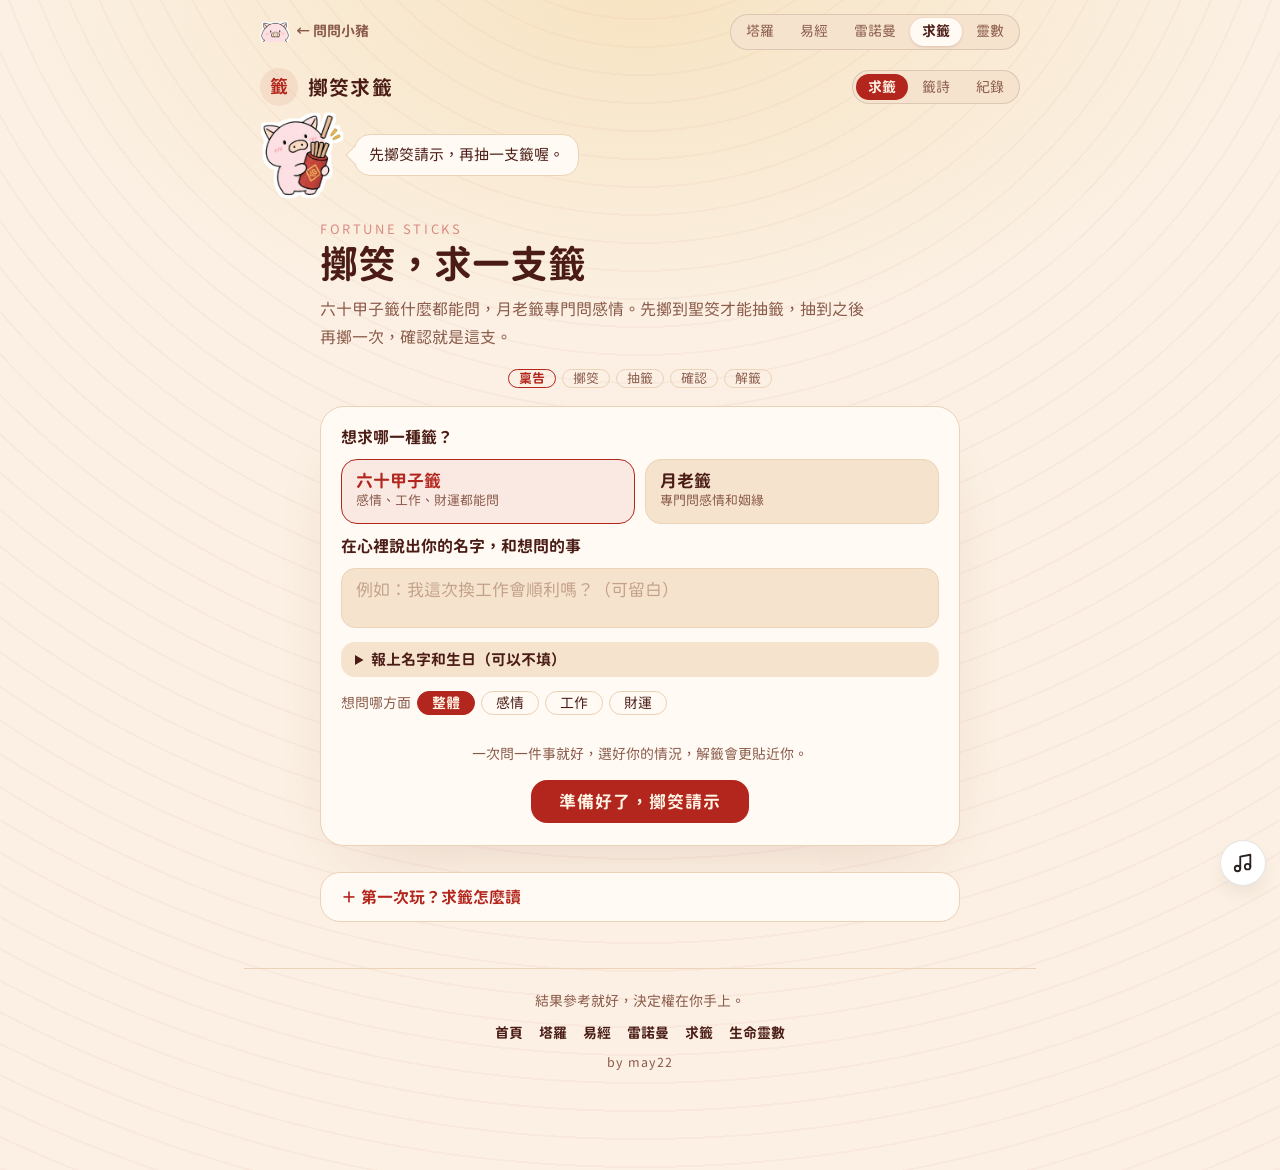
<file: qian.html>
<!doctype html><html><head><meta charset=utf8><meta name=viewport content="width=device-width,initial-scale=1,viewport-fit=cover"><style>:root{box-sizing:border-box;padding-top:env(safe-area-inset-top,0px);padding-bottom:env(safe-area-inset-bottom,0px)}body{margin:0}img{max-width:100%}[hidden]{display:none!important}</style></head><title>擲筊求籤｜問問小豬</title>
<link rel="icon" href="img/favicon.png" type="image/png">
<link rel="apple-touch-icon" href="img/apple-touch-icon.png">
<link rel="manifest" href="manifest.webmanifest">
<meta name="theme-color" content="#f8f1f0">
<meta name="description" content="線上擲筊求籤：六十甲子籤什麼都能問，月老籤專問感情。擲到聖筊才能抽籤，附籤詩原文、逐句白話，以及依你的情況給的解讀。">
<meta property="og:type" content="website">
<meta property="og:locale" content="zh_TW">
<meta property="og:site_name" content="問問小豬">
<meta property="og:title" content="擲筊求籤｜問問小豬">
<meta property="og:description" content="線上擲筊求籤：六十甲子籤什麼都能問，月老籤專問感情。擲到聖筊才能抽籤，附籤詩原文、逐句白話，以及依你的情況給的解讀。">
<meta property="og:url" content="https://iammay22.github.io/piggy-oracle/qian.html">
<meta property="og:image" content="https://iammay22.github.io/piggy-oracle/og-image.jpg?v=2">
<meta property="og:image:width" content="1200">
<meta property="og:image:height" content="630">
<meta name="twitter:card" content="summary_large_image">
<meta name="twitter:image" content="https://iammay22.github.io/piggy-oracle/og-image.jpg?v=2">
<link rel="stylesheet" href="theme.css">
<script src="stats.js"></script>
<script src="sound.js" defer></script>
<style>
:root{--dg-bg:#f8f1f0;--dg-surface:#ffffff;--dg-surface-2:#f1e7e5;--dg-hover:#eadcd9;--dg-ink:#2a2022;--dg-soft:#6f6265;--dg-line:#ead9d6;--dg-line-a:rgba(42,32,34,.12);--dg-acc:#b84d6c;--dg-acc-dim:#dc9aad;--dg-acc-soft:rgba(184,77,108,.1);--dg-on-acc:#ffffff;--dg-potato:#b8652f;--dg-glass:rgba(255,255,255,.65);--dg-shadow:rgba(34,31,27,.14);--dg-place:#a39b8f;--dg-scrim:rgba(34,31,27,.45);color-scheme:light;--round:"GenSenRounded","PingFang TC","Microsoft JhengHei",sans-serif}
@media (prefers-color-scheme:dark){:root:not([data-theme="light"]){--dg-bg:#1b1a18;--dg-surface:#252320;--dg-surface-2:#2e2b27;--dg-hover:#37332e;--dg-ink:#ece7de;--dg-soft:#a8a197;--dg-line:#3a3631;--dg-line-a:rgba(236,231,222,.12);--dg-acc:#f08fab;--dg-acc-dim:#8a4a5c;--dg-acc-soft:rgba(240,143,171,.16);--dg-on-acc:#2a1219;--dg-potato:#e0904f;--dg-glass:#252320;--dg-shadow:rgba(0,0,0,.4);--dg-place:#7d766c;--dg-scrim:rgba(0,0,0,.6);color-scheme:dark}}
:root[data-theme="dark"]{--dg-bg:#1b1a18;--dg-surface:#252320;--dg-surface-2:#2e2b27;--dg-hover:#37332e;--dg-ink:#ece7de;--dg-soft:#a8a197;--dg-line:#3a3631;--dg-line-a:rgba(236,231,222,.12);--dg-acc:#f08fab;--dg-acc-dim:#8a4a5c;--dg-acc-soft:rgba(240,143,171,.16);--dg-on-acc:#2a1219;--dg-potato:#e0904f;--dg-glass:#252320;--dg-shadow:rgba(0,0,0,.4);--dg-place:#7d766c;--dg-scrim:rgba(0,0,0,.6);color-scheme:dark}

.dg-nav{position:relative;z-index:6;display:flex;align-items:center;justify-content:space-between;gap:10px;flex-wrap:wrap;
  max-width:760px;margin:0 auto;padding-block:14px 4px;padding-left:max(16px,env(safe-area-inset-left,0px));padding-right:max(16px,env(safe-area-inset-right,0px));
  font-family:var(--round);font-size:14px;line-height:1.4}
.dg-nav a{text-decoration:none;color:var(--dg-soft);font-weight:700}
.dg-nav a:hover{color:var(--dg-acc)}
.dg-nav a:focus-visible,.dg-shared a:focus-visible{outline:2px solid var(--dg-acc);outline-offset:2px;border-radius:6px}
.dg-nav .home{display:inline-flex;align-items:center;gap:6px}
.dg-nav .home img{width:30px;height:auto}
.dg-nav .seg{display:flex;gap:2px;background:var(--dg-surface-2);border:1px solid var(--dg-line-a);border-radius:999px;padding:3px}
.dg-nav .seg a{padding:4px 12px;border-radius:999px;font-weight:500}
.dg-nav .seg a[aria-current]{background:var(--dg-surface);color:var(--dg-ink);font-weight:700;box-shadow:0 1px 3px var(--dg-shadow)}
.dg-nav.inset{margin-left:calc(-1*max(16px,env(safe-area-inset-left,0px)));margin-right:calc(-1*max(16px,env(safe-area-inset-right,0px)))}
.dg-shared{display:flex;align-items:center;justify-content:space-between;gap:10px;flex-wrap:wrap;margin:0 0 16px;padding:12px 16px;border-radius:16px;
  background:var(--dg-acc-soft);color:var(--dg-ink);font-family:var(--round);font-size:15px}
.dg-shared a{color:var(--dg-acc);font-weight:700;text-decoration:none;white-space:nowrap}
.dg-toast{position:fixed;left:50%;bottom:calc(24px + env(safe-area-inset-bottom,0px));transform:translateX(-50%);z-index:40;background:var(--dg-ink);color:var(--dg-bg);
  padding:8px 18px;border-radius:999px;font-family:var(--round);font-size:14px;white-space:nowrap}
.dg-foot{max-width:760px;margin:36px auto 0;padding-block:20px 32px;padding-left:max(16px,env(safe-area-inset-left,0px));padding-right:max(16px,env(safe-area-inset-right,0px));
  border-top:1px solid var(--dg-line);display:block;text-align:center;font-family:var(--round);font-size:14px;line-height:1.8;color:var(--dg-soft)}
.dg-foot p{margin:0}
.dg-foot nav{display:flex;justify-content:center;gap:16px;flex-wrap:wrap;margin:6px 0}
.dg-foot a{color:var(--dg-ink);text-decoration:none;font-weight:700}
.dg-foot a:hover{color:var(--dg-acc)}
.dg-foot .by{font-size:12.5px;letter-spacing:.08em}
.dg-h{font-family:var(--round);font-size:17px;font-weight:700;margin:22px 0 8px;color:var(--dg-ink)}
.dg-sub{font-size:13px;color:var(--dg-soft);margin:-4px 0 8px}
.dg-acts{margin:0 0 12px;padding-left:1.3em;display:grid;gap:6px}
.dg-extra{display:flex;flex-direction:column;gap:10px}.dg-extra .dg-h{margin:10px 0 0}.dg-extra p,.dg-extra ul{margin:0}
.dg-topics{display:flex;flex-wrap:wrap;gap:6px;align-items:center;font-family:var(--round);font-size:14px;color:var(--dg-soft)}
.dg-topics button{font:inherit;border:1px solid var(--dg-line);background:var(--dg-surface);color:var(--dg-ink);border-radius:999px;padding:4px 14px;cursor:pointer}
.dg-topics button[aria-pressed="true"]{background:var(--dg-acc);color:var(--dg-on-acc);border-color:var(--dg-acc);font-weight:700}
.dg-topics button:focus-visible{outline:2px solid var(--dg-acc);outline-offset:2px}
.dg-greet{display:flex;align-items:center;gap:10px;max-width:760px;margin:6px auto 0;padding-left:max(16px,env(safe-area-inset-left,0px));padding-right:max(16px,env(safe-area-inset-right,0px));font-family:var(--round)}
.dg-greet img{width:84px;height:auto;flex:none}
.dg-greet p{position:relative;margin:0;background:var(--dg-surface);color:var(--dg-ink);border:1px solid var(--dg-line);border-radius:16px;padding:8px 14px;font-size:15px;line-height:1.6;min-width:0}
.dg-greet p::before{content:"";position:absolute;left:-7px;top:50%;width:12px;height:12px;background:var(--dg-surface);border-left:1px solid var(--dg-line);border-bottom:1px solid var(--dg-line);transform:translateY(-50%) rotate(45deg)}
.dg-greet.inset{margin-left:calc(-1*max(16px,env(safe-area-inset-left,0px)));margin-right:calc(-1*max(16px,env(safe-area-inset-right,0px)))}
.dg-learn{margin-top:14px}
.dg-card{background:var(--dg-surface);border:1px solid var(--dg-line);border-radius:20px;padding:16px 20px;margin-top:26px;font-family:var(--round)}
.dg-card summary{cursor:pointer;font-weight:700;color:var(--dg-acc);list-style:none}
.dg-card summary::-webkit-details-marker{display:none}
.dg-card summary::before{content:"＋ "}.dg-card[open] summary::before{content:"－ "}
.dg-card summary:focus-visible{outline:2px solid var(--dg-acc);outline-offset:3px;border-radius:6px}
.dg-learn summary{font-size:16px}
.dg-learn-b{display:flex;flex-direction:column;gap:12px;margin-top:12px;font-size:15px;line-height:1.85}
.dg-learn-b p{margin:0}
.dg-learn-b p>b:first-child{display:block;font-size:15.5px;color:var(--dg-acc);margin-bottom:2px}
.dg-learn-b b.in{color:var(--dg-ink)}
.dg-modal{position:fixed;inset:0;z-index:60;background:var(--dg-scrim);display:flex;align-items:center;justify-content:center;padding:max(16px,env(safe-area-inset-top,0px)) max(16px,env(safe-area-inset-right,0px)) max(16px,env(safe-area-inset-bottom,0px)) max(16px,env(safe-area-inset-left,0px))}
.dg-sheet{background:var(--dg-surface);color:var(--dg-ink);border-radius:24px;padding:16px;width:100%;max-width:420px;max-height:100%;overflow:auto;display:flex;flex-direction:column;gap:10px;align-items:center;font-family:var(--round);text-align:center}
.dg-sheet img{width:100%;height:auto;border-radius:14px;box-shadow:0 10px 30px -12px var(--dg-shadow)}
.dg-tip{font-size:13px;color:var(--dg-soft);margin:0}.dg-wait{padding:40px 10px;margin:0}
.dg-acts2{display:flex;gap:8px;flex-wrap:wrap;justify-content:center}
.dg-b{font:inherit;font-weight:700;font-size:15px;border:0;border-radius:14px;padding:10px 18px;background:var(--dg-acc);color:var(--dg-on-acc);text-decoration:none;cursor:pointer}
.dg-b.ghost{background:none;color:var(--dg-ink);border:1.5px solid var(--dg-line)}
.dg-b:focus-visible{outline:2px solid var(--dg-acc);outline-offset:2px}
.dg-hrow{display:flex;align-items:center;justify-content:space-between;gap:10px 12px;flex-wrap:wrap;max-width:760px;margin:14px auto 4px;padding-left:max(16px,env(safe-area-inset-left,0px));padding-right:max(16px,env(safe-area-inset-right,0px));font-family:var(--round)}
.dg-hrow.inset{margin-left:calc(-1*max(16px,env(safe-area-inset-left,0px)));margin-right:calc(-1*max(16px,env(safe-area-inset-right,0px)))}
.dg-brand{display:flex;align-items:center;gap:10px;margin:0;font-family:var(--round);font-weight:700;font-size:20px;letter-spacing:.06em;color:var(--dg-ink);line-height:1.3}
.dg-ic{width:38px;height:38px;border-radius:50%;display:grid;place-items:center;background:var(--dg-acc-soft);color:var(--dg-acc);font-size:18px;letter-spacing:0;flex:none}
.dg-tabs{display:flex;gap:2px;background:var(--dg-surface-2);border:1px solid var(--dg-line-a);border-radius:999px;padding:3px}
.dg-tabs button{font:inherit;font-family:var(--round);font-size:14px;border:0;background:none;color:var(--dg-soft);padding:6px 12px;border-radius:999px;cursor:pointer}
.dg-tabs button[aria-selected="true"]{background:var(--dg-acc);color:var(--dg-on-acc);font-weight:700}
.dg-tabs button:focus-visible{outline:2px solid var(--dg-acc);outline-offset:2px}
.dg-hero{margin:6px 0 18px;font-family:var(--round)}
.dg-hero .dg-eb,.hero .eyebrow{font-size:13px;letter-spacing:.2em;color:var(--dg-acc-dim);font-weight:400}
.dg-hero h1,.hero h1{font-family:var(--round);font-size:clamp(28px,7vw,38px);font-weight:700;margin:4px 0 6px;color:var(--dg-ink);line-height:1.3;text-wrap:balance}
.dg-hero p,.hero p{color:var(--dg-soft);margin:0;max-width:34em;line-height:1.75;font-size:16px}
.dg-hero ol{display:flex;flex-wrap:wrap;gap:6px 18px;margin:10px 0 0;padding:0;list-style:none;counter-reset:s;font-size:14px;color:var(--dg-soft)}
.dg-hero ol li{counter-increment:s;display:flex;gap:6px}.dg-hero ol li::before{content:counter(s);font-weight:700;color:var(--dg-acc)}
.dg-filters{display:flex;gap:6px;flex-wrap:wrap;margin:14px 0 16px}
.dg-chip{font:inherit;font-family:var(--round);font-size:15px;border:1px solid var(--dg-line);background:var(--dg-surface);color:var(--dg-ink);border-radius:999px;padding:7px 16px;cursor:pointer}
.dg-chip[aria-pressed="true"]{border-color:var(--dg-acc);background:var(--dg-acc-soft);color:var(--dg-acc);font-weight:700}
.dg-libgrid{display:grid;grid-template-columns:repeat(auto-fill,minmax(82px,1fr));gap:14px 12px}
.dg-libc{border:0;background:none;padding:0;text-align:center;font-family:var(--round);font-size:12.5px;line-height:1.4;color:var(--dg-soft);cursor:pointer;min-width:0}
.dg-libc b{display:block;color:var(--dg-ink);font-size:14px;margin-top:4px}
.dg-libc .dg-face{width:100%;filter:drop-shadow(0 3px 5px var(--dg-shadow))}
.dg-libc .dg-face.leno{aspect-ratio:100/148}.dg-libc .dg-face svg{display:block;width:100%;height:100%}
.dg-libc .dg-face.hexbox{aspect-ratio:7/12;background:var(--dg-surface);border:1px solid var(--dg-line);border-radius:8px;display:grid;place-items:center}
.dg-libc .dg-face.slipt{aspect-ratio:7/12;background:#f4e3c1;border-radius:6px;box-shadow:inset 0 0 0 3px #f4e3c1,inset 0 0 0 4px #a8322a;display:flex;flex-direction:column;align-items:center;justify-content:center;gap:6px;color:#3b1613}
.slipt em{font-style:normal;font-size:12px}.slipt strong{font-size:18px;writing-mode:vertical-rl;letter-spacing:.15em}
.slipt .tone,.dg-bsheet .tone{font-size:11px;font-weight:700;border-radius:999px;padding:1px 8px;color:#fff}
.tone.t0{background:#a8322a}.tone.t1{background:#a77a2a}.tone.t2{background:#5d6470}
.hexf{display:flex;flex-direction:column-reverse;gap:5px;width:62%}.hexf i{display:flex;gap:6px;height:6px}.hexf b{flex:1;background:var(--dg-ink);border-radius:1px}
.hexf.big{width:150px;gap:9px}.hexf.big i{height:14px;gap:16px}
.dg-scrim{position:fixed;inset:0;z-index:55;background:var(--dg-scrim);display:flex;align-items:flex-end;justify-content:center}
.dg-bsheet{background:var(--dg-surface);color:var(--dg-ink);width:100%;max-width:640px;max-height:88%;overflow:auto;border-radius:20px 20px 0 0;border:1px solid var(--dg-line);font-family:var(--round);line-height:1.7;
  padding-block:18px calc(24px + env(safe-area-inset-bottom,0px));padding-left:max(18px,env(safe-area-inset-left,0px));padding-right:max(18px,env(safe-area-inset-right,0px));animation:dgup .3s ease}
@keyframes dgup{from{transform:translateY(40px);opacity:0}}
.dg-bsheet .slip{clear:both}
.dg-sx{float:right;width:34px;height:34px;border-radius:50%;border:1px solid var(--dg-line);background:none;color:var(--dg-ink);font:inherit;cursor:pointer}
.dg-big{width:150px;margin:8px auto 12px;filter:drop-shadow(0 6px 12px var(--dg-shadow))}.dg-big.leno{aspect-ratio:100/148}.dg-big svg{display:block;width:100%;height:100%}
.dg-big.hexbig{display:flex;justify-content:center;filter:none}
.dg-bsheet h3{text-align:center;font-size:24px;margin:0;font-weight:700}
.dg-en{text-align:center;color:var(--dg-soft);font-size:13px;letter-spacing:.04em}
.dg-kws{display:flex;flex-wrap:wrap;gap:6px;justify-content:center;margin:10px 0 4px}.dg-kws span{font-size:13px;background:var(--dg-acc-soft);color:var(--dg-acc);padding:2px 10px;border-radius:6px}
.dg-classic{font-size:17px;font-weight:700;text-align:center;margin:10px 0 2px}.dg-sub2{text-align:center;color:var(--dg-soft);margin:0}
.dg-two{display:grid;grid-template-columns:1fr;gap:12px;margin-top:14px}@media(min-width:520px){.dg-two{grid-template-columns:1fr 1fr}}
.dg-two>div{background:var(--dg-bg);border:1px solid var(--dg-line);border-radius:12px;padding:12px}.dg-two h4{margin:0 0 4px;font-size:15px;color:var(--dg-acc)}.dg-two p{margin:0;font-size:15px}
.dg-hist{display:grid;gap:10px}
.dg-hi{display:flex;justify-content:space-between;align-items:center;gap:10px;width:100%;text-align:left;background:var(--dg-surface);border:1px solid var(--dg-line);border-radius:14px;padding:14px 16px;font-family:var(--round);color:var(--dg-ink);cursor:pointer}
.dg-ht{min-width:0}.dg-ht b{display:block;font-size:16px}.dg-ht span{display:block;font-size:13px;color:var(--dg-soft);overflow:hidden;text-overflow:ellipsis;white-space:nowrap}
.dg-go{font-size:22px;color:var(--dg-soft)}
.dg-empty{text-align:center;color:var(--dg-soft);padding:40px 10px;font-family:var(--round);line-height:1.8}
.dg-center{display:flex;justify-content:center;margin-top:14px}
.dg-link{font:inherit;font-family:var(--round);font-size:14px;background:none;border:0;color:var(--dg-soft);text-decoration:underline;text-underline-offset:3px;cursor:pointer}
.dg-copy{width:100%;margin-top:10px;font:inherit;font-size:14px;padding:10px;border-radius:12px;border:1px solid var(--dg-line);background:var(--dg-surface-2);color:var(--dg-ink)}
</style><style>
/* room look */
:root:root:root:root{--dg-bg:#fbf0e3;--dg-surface:#fffaf3;--dg-surface-2:#f5e3ce;--dg-hover:#efd8bc;--dg-ink:#4a1c15;--dg-soft:#8a5a4a;--dg-line:#ecd2b6;--dg-line-a:rgba(74,28,21,.14);--dg-acc:#b3261e;--dg-acc-dim:#d98b80;--dg-acc-soft:rgba(179,38,30,.08);--dg-on-acc:#fff6e6;--dg-glass:#fffaf3;--dg-shadow:rgba(120,40,20,.18);--dg-place:#c4a28a;--dg-scrim:rgba(74,28,21,.45);color-scheme:light}
body{margin:0;background:var(--dg-bg);background-image:radial-gradient(70% 40% at 50% 0%,rgba(233,184,79,.22),transparent 70%),repeating-radial-gradient(circle at 50% -20%,rgba(179,38,30,.035) 0 2px,transparent 2px 28px);color:var(--dg-ink);-webkit-font-smoothing:antialiased}
</style><body>
<nav class="dg-nav" aria-label="問問小豬"><a class="home" href="index.html"><img src="img/pig-face.png" alt="" width="120" height="85">← 問問小豬</a><span class="seg"><a href="tarot.html">塔羅</a><a href="iching.html">易經</a><a href="lenormand.html">雷諾曼</a><a href="qian.html" aria-current="page">求籤</a><a href="numerology.html">靈數</a></span></nav><div class="dg-hrow"><h1 class="dg-brand"><span class="dg-ic" aria-hidden="true">籤</span>擲筊求籤</h1><nav class="dg-tabs" role="tablist" aria-label="擲筊求籤"><button type="button" role="tab" data-dgtab="draw" aria-selected="true">求籤</button><button type="button" role="tab" data-dgtab="lib" aria-selected="false">籤詩</button><button type="button" role="tab" data-dgtab="hist" aria-selected="false">紀錄</button></nav></div><div class="dg-greet"><img src="img/pig-tube.webp" alt="小豬" width="400" height="415"><p>先擲筊請示，再抽一支籤喔。</p></div>
<style>
/* Layout: one column temple room — dark lacquer red, gold for anything you touch, cream paper for the slip */
.q-wrap{max-width:640px;margin:0 auto;padding-block:18px 10px;padding-left:max(16px,env(safe-area-inset-left,0px));padding-right:max(16px,env(safe-area-inset-right,0px));font-family:var(--round);color:var(--dg-ink)}
.q-hero{display:none}
.q-host{width:120px;height:auto;display:block;margin:0 auto 4px}
.q-eyebrow{font-size:13px;letter-spacing:.24em;color:var(--dg-acc);font-weight:700}
.q-hero h1{font-size:clamp(28px,7vw,36px);margin:6px 0 8px;font-weight:700;text-wrap:balance}
.q-hero p{margin:0 auto;max-width:30em;color:var(--dg-soft);line-height:1.75}
.q-steps{display:flex;justify-content:center;gap:6px;flex-wrap:wrap;margin:0 0 18px;font-size:13px;color:var(--dg-soft)}
.q-steps span{padding:2px 10px;border-radius:999px;border:1px solid var(--dg-line)}
.q-steps span.on{border-color:var(--dg-acc);color:var(--dg-acc);font-weight:700}
.q-steps span.done{opacity:.55}
.q-panel{background:var(--dg-surface);border:1px solid var(--dg-line);border-radius:24px;padding:22px 20px;box-shadow:0 30px 70px -36px var(--dg-shadow);display:flex;flex-direction:column;gap:14px;align-items:center;text-align:center}
.q-panel>*{max-width:100%}
.q-lab{font-weight:700;font-size:16px;align-self:stretch;text-align:left}
.q-panel textarea{align-self:stretch;font:inherit;font-size:17px;color:var(--dg-ink);background:var(--dg-surface-2);border:1px solid var(--dg-line);border-radius:14px;padding:12px 14px;resize:none}
.q-panel textarea::placeholder{color:var(--dg-place)}
.q-note{font-size:14px;color:var(--dg-soft);line-height:1.7;margin:0}
.q-btn{font:inherit;font-weight:700;font-size:17px;letter-spacing:.06em;border:0;border-radius:16px;padding:13px 28px;background:var(--dg-acc);color:var(--dg-on-acc);cursor:pointer}
.q-btn.ghost{background:none;color:var(--dg-ink);border:1.5px solid var(--dg-line)}
.q-btn:focus-visible,.q-link:focus-visible{outline:2px solid var(--dg-acc);outline-offset:3px}
.q-btn:active{transform:scale(.98)}
.q-row{display:flex;gap:10px;flex-wrap:wrap;justify-content:center}
.q-link{font:inherit;font-size:14px;background:none;border:0;color:var(--dg-soft);text-decoration:underline;text-underline-offset:3px;cursor:pointer}
/* 筊 */
.jiao{display:flex;gap:18px;justify-content:center;align-items:flex-end;height:110px;margin-top:6px}
.jiao svg{width:104px;height:auto}
.jiao.toss svg:first-child{animation:toss1 .8s cubic-bezier(.3,.6,.3,1)}
.jiao.toss svg:last-child{animation:toss2 .8s cubic-bezier(.3,.6,.3,1)}
@keyframes toss1{0%{transform:none}40%{transform:translate(-14px,-70px) rotate(-260deg)}100%{transform:none}}
@keyframes toss2{0%{transform:none}45%{transform:translate(16px,-80px) rotate(300deg)}100%{transform:none}}
.q-res{font-size:22px;font-weight:700;display:flex;flex-direction:column;align-items:center;gap:4px}
.q-pig{width:120px;height:auto;display:block}
.q-toss{width:110px;height:auto;display:block;margin-bottom:-6px}
.slip-pig{width:96px;height:auto;display:block;margin:-8px auto 0}
.q-res.ok{color:var(--dg-acc)}
.q-res small{display:block;font-size:14px;font-weight:400;color:var(--dg-soft);margin-top:4px;line-height:1.7}
/* 籤筒 */
.tube{position:relative;width:120px;height:170px;margin:56px auto 0}
.tube .body{position:absolute;inset:auto 0 0;height:120px;border-radius:12px 12px 16px 16px;background:linear-gradient(90deg,#7a1f17,#a8322a 40%,#8c241c);border:2px solid #d8a94a;box-shadow:inset 0 0 0 4px rgba(216,169,74,.35)}
.tube .body::after{content:"籤";position:absolute;inset:0;display:grid;place-items:center;color:#f3d48a;font-size:34px;font-weight:700}
.tube .sticks{position:absolute;left:14px;right:14px;bottom:100px;height:70px}
.tube .sticks i{position:absolute;bottom:0;width:7px;height:66px;border-radius:3px 3px 0 0;background:#e9c79a;border:1px solid #b88a4f}
.tube.shake{animation:shake .14s linear 8}
@keyframes shake{0%,100%{transform:rotate(0)}25%{transform:rotate(-7deg) translateY(-3px)}75%{transform:rotate(7deg) translateY(-3px)}}
.tube .pop{position:absolute;left:50%;bottom:100px;width:12px;height:110px;margin-left:-6px;border-radius:4px 4px 0 0;background:#f4dfb4;border:1px solid #b88a4f;animation:pop .6s ease forwards;display:flex;align-items:flex-start;justify-content:center;padding-top:6px;font-size:10px;color:#7a1f17;writing-mode:vertical-rl;font-weight:700}
@keyframes pop{from{transform:translateY(60px)}to{transform:translateY(0)}}
.q-num{font-size:20px;font-weight:700}
/* slip */
.slip{align-self:stretch;background:#f4e3c1;color:#3b1613;border-radius:6px;padding:18px 16px;box-shadow:inset 0 0 0 3px #f4e3c1,inset 0 0 0 5px #a8322a,inset 0 0 0 7px #f4e3c1,inset 0 0 0 8px #a8322a,0 16px 30px -14px rgba(0,0,0,.5)}
.slip-h{display:flex;justify-content:space-between;align-items:center;gap:10px;flex-wrap:wrap;border-bottom:1px solid rgba(168,50,42,.4);padding:4px 6px 10px}
.slip-h b{font-size:20px;color:#a8322a}
.tone{font-size:13px;font-weight:700;border-radius:999px;padding:2px 12px;color:#fff}
.tone.t0{background:#a8322a}.tone.t1{background:#a77a2a}.tone.t2{background:#5d6470}
.poem{writing-mode:vertical-rl;margin:16px auto 6px;height:10.5em;font-size:clamp(19px,5.2vw,24px);line-height:2.1;letter-spacing:.18em;font-weight:700;max-width:100%}
.read{align-self:stretch;text-align:left;display:flex;flex-direction:column;gap:10px;line-height:1.8}
.read h3{font-size:17px;margin:8px 0 0}
.read p{margin:0}
.asp{display:grid;grid-template-columns:auto 1fr;gap:6px 14px;margin:0}
.asp dt{white-space:nowrap}
.asp dt{font-weight:700;color:var(--dg-acc)}
.asp dd{margin:0}
.asp .hl{grid-column:1/-1;background:var(--dg-acc-soft);border-radius:12px;padding:10px 12px}
.say{background:var(--dg-surface-2);border-radius:14px;padding:12px 14px}
.src{font-size:12.5px;color:var(--dg-soft)}
.kinds{align-self:stretch;display:grid;grid-template-columns:1fr 1fr;gap:10px}
.kinds button{font:inherit;text-align:left;color:var(--dg-ink);background:var(--dg-surface-2);border:1.5px solid var(--dg-line);border-radius:16px;padding:12px 14px;cursor:pointer}
.kinds button b{display:block;font-size:17px}
.kinds button span{display:block;font-size:13px;color:var(--dg-soft);margin-top:2px;line-height:1.5}
.kinds button[aria-pressed="true"]{border-color:var(--dg-acc);background:var(--dg-acc-soft)}
.kinds button[aria-pressed="true"] b{color:var(--dg-acc)}
.kinds button:focus-visible,.sits button:focus-visible{outline:2px solid var(--dg-acc);outline-offset:2px}
.sits{align-self:stretch;text-align:left}
.sits>span{display:block;font-weight:700;font-size:15px;margin-bottom:8px}
.sits div{display:flex;flex-wrap:wrap;gap:8px}
.sits button{font:inherit;font-size:15px;color:var(--dg-ink);background:var(--dg-surface-2);border:1px solid var(--dg-line);border-radius:999px;padding:7px 15px;cursor:pointer}
.sits button[aria-pressed="true"]{background:var(--dg-acc);border-color:var(--dg-acc);color:var(--dg-on-acc);font-weight:700}
.sits small{display:block;margin-top:6px;font-size:13px;color:var(--dg-soft)}
.lines{list-style:none;margin:0;padding:0;display:flex;flex-direction:column;gap:10px}
.lines li{display:grid;grid-template-columns:auto 1fr;gap:4px 12px;align-items:baseline}
.lines li b{font-size:16px;letter-spacing:.06em;color:var(--dg-acc);white-space:nowrap}
.lines li span{color:var(--dg-ink)}
@media (max-width:420px){.lines li{grid-template-columns:1fr}}
.mine{background:var(--dg-acc-soft);border-radius:14px;padding:12px 14px}
.me{align-self:stretch;text-align:left;background:var(--dg-surface-2);border-radius:14px;padding:10px 14px}
.me summary{cursor:pointer;font-weight:700;font-size:15px}
.me .q-note{margin:8px 0}
.me-f{display:flex;flex-direction:column;gap:4px;font-size:14px;color:var(--dg-soft);margin-top:10px}
.me-f input,.ymd select{font:inherit;font-size:16px;color:var(--dg-ink);background:var(--dg-surface);border:1px solid var(--dg-line);border-radius:10px;padding:9px 10px;min-width:0;width:100%;box-sizing:border-box}
.ymd{display:grid;grid-template-columns:1.4fr 1fr 1fr;gap:8px}
.me-f input:focus-visible,.ymd select:focus-visible,.me summary:focus-visible{outline:2px solid var(--dg-acc);outline-offset:2px}
.mine b{color:var(--dg-acc)}
/* 月老籤紙 */
.slip.yl{background:#fff3f1;color:#4a1a22;box-shadow:inset 0 0 0 3px #fff3f1,inset 0 0 0 5px #c2324a,inset 0 0 0 7px #fff3f1,inset 0 0 0 8px #c2324a,0 16px 30px -14px rgba(120,30,50,.45)}
.slip.yl .slip-h{border-bottom-color:rgba(194,50,74,.35)}.slip.yl .slip-h b{color:#c2324a}
.slip.yl .poem{writing-mode:horizontal-tb;height:auto;margin:18px auto 4px;font-size:clamp(19px,5.4vw,23px);line-height:1.9;letter-spacing:.08em;text-align:center}
.slip.yl .poem div{text-wrap:balance}
.from{text-align:center;font-size:13.5px;color:#8b5a63;margin:2px 0 4px}
.thread{display:block;width:120px;height:14px;margin:6px auto 0;color:#c2324a}
.tone.y0{background:#c2324a}.tone.y1{background:#b07a3a}.tone.y2{background:#6a6470}
@media (prefers-reduced-motion:reduce){.jiao.toss svg,.tube.shake,.tube .pop{animation:none}}
</style>

<main class="q-wrap">
  <div id="qv-draw">
    <div class="dg-hero"><div class="dg-eb">FORTUNE STICKS</div><h1>擲筊，求一支籤</h1><p>六十甲子籤什麼都能問，月老籤專門問感情。先擲到聖筊才能抽籤，抽到之後再擲一次，確認就是這支。</p></div>
    <div class="q-steps" id="qsteps"></div>
    <section class="q-panel" id="stage" aria-live="polite"></section>
  </div>
  <section id="qv-lib" hidden></section>
  <section id="qv-hist" hidden></section>
  <details class="dg-learn dg-card" id="dg-learn">
    <summary>第一次玩？求籤怎麼讀</summary>
    <div class="dg-learn-b">
      <p><b>求籤的流程</b>先在心裡說出名字和想問的事，<b class="in">擲筊請示</b>可不可以求籤；擲到聖筊後<b class="in">搖籤筒</b>抽一支，再<b class="in">擲筊確認</b>是不是這一支，確認了才算數。</p>
      <p><b>三種筊</b><b class="in">聖筊</b>是一平一凸，代表同意。<b class="in">笑筊</b>是兩面都平，神明笑了，通常是問題還不夠清楚。<b class="in">陰筊</b>是兩面都凸，代表不同意，或時機還沒到。</p>
      <p><b>兩種籤</b><b class="in">六十甲子籤</b>是台灣很多宮廟在用的籤，感情、工作、財運都能問。<b class="in">月老籤</b>一共一百首，源自杭州西湖白雲庵的月老祠，清末開始流傳。每一首都是從經書和詩文裡摘出來的句子，例如《詩經》、《論語》、唐詩宋詞，也有《西廂記》這類戲曲，專門問姻緣。</p>
      <p><b>籤詩怎麼看</b>籤詩是七個字一句、一共四句的古詩，常用比喻和歷史典故，不一定字面就看得懂。先讀下面的白話，再看你問的那一方面，最後看小豬想說的話。</p>
      <p><b>順、平、守和好緣分、慢慢來、先想清楚</b>這是小豬把籤詩整理出來的傾向。六十甲子籤：順是可以往前，平是有順有卡，守是先守住、等時機。月老籤：好緣分是可以往前，慢慢來是時機還沒到，先想清楚是提醒你看清楚人和自己。各宮廟的說法可能不同，參考就好。</p>
      <p><b>一件事求一支籤</b>同一件事不要一直重抽。抽到不喜歡的籤，與其重來，不如想想它在提醒你什麼。</p>
    </div>
  </details>
</main>

<script>
const GZ=['甲子','甲寅','甲辰','甲午','甲申','甲戌','乙丑','乙卯','乙巳','乙未','乙酉','乙亥','丙子','丙寅','丙辰','丙午','丙申','丙戌','丁丑','丁卯','丁巳','丁未','丁酉','丁亥','戊子','戊寅','戊辰','戊午','戊申','戊戌','己丑','己卯','己巳','己未','己酉','己亥','庚子','庚寅','庚辰','庚午','庚申','庚戌','辛丑','辛卯','辛巳','辛未','辛酉','辛亥','壬子','壬寅','壬辰','壬午','壬申','壬戌','癸丑','癸卯','癸巳','癸未','癸酉','癸亥'];
const POEM=[
'日出便見風雲散|光明清淨照世間|一向前途通大道|萬事清吉保平安','於今此景正當時|看看欲吐百花魁|若能遇得春色到|一洒清吉脫塵埃','勸君把定心莫虛|天註衣祿自有餘|和合重重常吉慶|時來終遇得明珠','風恬浪靜可行舟|恰是中秋月一輪|凡事不須多憂慮|福祿自有慶家門','只恐前途命有變|勸君作急可宜先|且守長江無大事|命逢太白守身邊','風雲致雨落洋洋|天災時氣必有傷|命內此事難和合|更逢一足出外鄉',
'雲開月出正分明|不須進退問前程|婚姻皆由天註定|和合清吉萬事成','禾稻看看結成完|此事必定兩相全|回到家中寬心坐|妻兒鼓舞樂團圓','龍虎相隨在深山|君爾何須背後看|不知此去相愛愉|他日與我卻無干','花開結子一半枯|可惜今年汝虛度|漸漸日落西山去|勸君不用向前途','靈雞漸漸見分明|凡事且看子丑寅|雲開月出照天下|郎君即便見太平','長江風浪漸漸靜|于今得進可安寧|必有貴人相扶助|凶事脫出見太平',
'命中正逢羅孛關|用盡心機總未休|作福問神難得過|恰是行舟上高灘','財中漸漸見分明|花開花謝結子成|寬心且看月中桂|郎君即便見太平','八十原來是太公|看看晚景遇文王|目下緊事休相問|勸君且守待運通','不須作福不須求|用盡心機總未休|陽世不知陰世事|官法如爐不自由','舊恨重重未改為|家中禍患不臨身|須當謹防宜作福|龍蛇交會得和合','君問中間此言因|看看祿馬拱前程|若得貴人多得利|和合自有兩分明',
'富貴由命天註定|心高必然誤君期|不然且回依舊路|雲開月出自分明','前途功名未得意|只恐命內有交加|兩家必定防損失|勸君且退莫咨嗟','十方佛法有靈通|大難禍患不相同|紅日當空常照耀|還有貴人到家堂','太公家業八十成|月出光輝四海明|命內自然逢大吉|茅屋中間百事亨','欲去長江水闊茫|前途未遂運未通|如今絲綸常在手|只恐魚水不相逢','月出光輝四海明|前途祿位見太平|浮雲掃退終無事|可保禍患不臨身',
'總是前途莫心勞|求神問聖枉是多|但看雞犬日過後|不須作福事如何','選出牡丹第一枝|勸君折取莫遲疑|世間若問相知處|萬事逢春正及時','君爾寬心且自由|門庭清吉家無憂|財寶自然終吉利|凡事無傷不用求','於今莫作此當時|虎落平陽被犬欺|世間凡事何難定|千山萬水也遲疑','枯木可惜未逢春|如今反在暗中藏|寬心且守風霜退|還君依舊作乾坤','漸漸看此月中和|過後須防未得高|改變顏色前途去|凡事必定見重勞',
'綠柳蒼蒼正當時|任君此去作乾坤|花果結實無殘謝|福祿自有慶家門','龍虎相交在門前|此事必定兩相連|黃金忽然變成鐵|何用作福問神仙','欲去長江水闊茫|行舟把定未遭風|戶內用心再作福|看看魚水得相逢','危險高山行過盡|莫嫌此路有重重|若見蘭桂漸漸發|長蛇反轉變成龍','此事何須用心機|前途變怪自然知|看看此去得和合|漸漸脫出見太平','福如東海壽如山|君爾何須嘆苦難|命內自然逢大吉|祈保分明自平安',
'運逢得意身顯變|君爾身中皆有益|一向前途無難事|決意之中保清吉','名顯有意在中央|不須祈禱心自安|看看早晚日過後|即時得意在其間','意中若問神仙路|勸爾且退望高樓|寬心且守寬心坐|必然遇得貴人扶','平生富貴成祿位|君家門戶定光輝|此中必定無損失|夫妻百歲喜相隨','今行到此實難推|歌歌暢飲自徘徊|雞犬相聞消息近|婚姻夙世結成雙','一重江水一重山|誰知此去路又難|任他改求終不過|是非終久未得安',
'一年作事急如飛|君爾寬心莫遲疑|貴人還在千里外|音信月中漸漸知','客到前途多得利|君爾何故兩相疑|雖是中間逢進退|月出光輝得運時','花開今已結成果|富貴榮華終到老|君子小人相會合|萬事清吉莫煩惱','功名得意與君顯|前途富貴喜安然|若遇一輪明月照|十五團圓光滿天','君爾何須問聖跡|自己心中皆有益|於今且看月中旬|凶事脫出化成吉','陽世作事未和同|雲遮月色正朦朧|心中意欲前途去|只恐命內運未通',
'言語雖多不可從|風雲靜處未行龍|暗中終得明消息|君爾何須問重重','佛前發誓無異心|且看前途得好音|此物原來本是鐵|也能變化得成金','東西南北不堪行|前途此事正可當|勸君把定莫煩惱|家門自有保安康','功名事業本由天|不須掛念意懸懸|若問中間遲與速|風雲際會在眼前','看君來問心中事|積善之家慶有餘|運亨財子雙雙至|指日喜氣溢門閭','孤燈寂寂夜沉沉|萬事清吉萬事成|若逢陰中有善果|燒得好香達神明',
'須知進退總言虛|看看發暗未必全|珠玉深藏還未變|心中但得枉徒然','病中若得苦心勞|到底完全總未遭|去後不須回頭問|心中事務盡消磨','勸君把定心莫虛|前途清吉得運時|到底中間無大事|又遇神仙守安居','蛇身意欲變成龍|只恐命內運未通|久病且作寬心坐|言語雖多不可從','有心作福莫遲疑|求名清吉正當時|此事必能成會合|財寶自然喜相隨','月出光輝本清吉|浮雲總是蔽陰色|戶內用心再作福|當官分理便有益'];
/* [傾向 0順 1平 2守, 白話, 感情, 工作, 財運, 小豬想說] — 小豬的解讀 */
const READ=[
[0,'太陽一出來，烏雲就散了，前路一片光明。順著大道走，事事平安。','誤會解開，感情明朗。','前途開闊，可以大步往前。','財運平穩順利。','放心往前走。'],
[0,'時機正好，像花就要盛開。等春天一到，煩惱都會一掃而空。','好事將近，再等一下。','正是表現的時候。','時機到了，財運會打開。','再等一下下，花就開了。'],
[0,'心要定，不要虛浮。該有的福氣自然會來，和氣待人，時候到了會得到寶貴的東西。','真心相待，會遇到珍寶般的人。','守住本心，機會會來。','衣食不缺，不必強求。','定下心來，好東西在路上。'],
[0,'風平浪靜，可以出航；像中秋的滿月一樣圓滿。不用多煩惱，福氣會到家。','圓滿和諧。','順風順水，適合推進。','福祿臨門。','別想太多，順順地走。'],
[1,'前面可能有變數，要早點準備、搶先處理。守住本分就不會出大事，會有貴人在身邊守護。','可能有變數，主動把話說清楚。','提早準備，別拖。','守成為上，先防變化。','先做準備，就不怕變。'],
[2,'風雨大作，時運不太好。這件事難以談攏，甚至可能有一方要離開。','難以和合，先保護好自己。','時機不對，先暫緩。','小心損失，不宜投資。','雨天先躲雨，等天晴再說。'],
[0,'雲散月出，一切都很清楚，不必再猶豫。姻緣是天註定的，事事和合順利。','姻緣天定，水到渠成。','方向清楚，照著走就好。','平順。','不必再問，答案已經很清楚。'],
[0,'稻子快要收成了，事情會兩全其美。回到家安心坐下，一家團圓。','兩情相悅，家庭和樂。','努力就要收成了。','豐收在望。','收成的時候到了，好好享受。'],
[1,'表面上相伴同行，但這段緣分未必長久，以後可能各走各的路，不必回頭留戀。','緣分可能不長，看清楚再投入。','合作關係不穩，要留意。','別把錢交給沒把握的人。','往前看，不必回頭。'],
[2,'花開了，卻有一半枯掉。這陣子運勢在走下坡，先不要再往前衝。','時機不佳，先別強求。','暫停冒進，調整方向。','保守一點，避免投入。','先休息，養足力氣再出發。'],
[0,'天快亮了，事情漸漸明朗。再等一下，雲開月出，就會太平。','再等一下，心意會明朗。','漸入佳境。','慢慢好轉。','天快亮了。'],
[0,'風浪漸漸平息，現在可以前進了。會有貴人幫忙，壞事都會過去。','風波過去，回歸平靜。','有貴人拉你一把。','危機解除。','最難的已經過去了。'],
[2,'正遇到關卡，費盡心思也難解決，就像逆流把船推上淺灘，很吃力。','阻礙多，別硬撐。','卡關中，先求穩。','不宜冒險。','暫時停一停，力氣留給之後。'],
[0,'財運漸漸明朗，花開花謝終於結出果實。放寬心，平安就在前面。','慢慢開花結果。','努力會有成果。','財運漸開。','放寬心，果實會來。'],
[1,'姜太公八十歲才遇到周文王，好運來得晚一點。眼前急的事先別問，守著等運來。','好緣分會晚一點到。','大器晚成，先累積。','慢慢來，別急。','晚一點，不代表不會來。'],
[2,'再怎麼求、費盡心機也沒用，有些事不在你的掌控之中，也要小心規定或官司的限制。','別強求，有些事不由你決定。','留意規定和法律問題。','小心糾紛。','放下想控制的心，守好本分。'],
[1,'舊的恩怨還沒化解，但家裡不會有大災禍。謹慎行事、多做好事，最後能夠和好。','舊心結待解，終能和好。','小心舊問題，慢慢處理。','謹慎守成。','先化解舊結，事情就順了。'],
[0,'前程有官祿有好馬相伴，如果遇到貴人會更有利，事情終究會清楚圓滿。','有人會幫你牽線。','前途看好，有貴人助力。','有得利的機會。','多和人交流，貴人就在身邊。'],
[1,'富貴是天註定的，好高騖遠反而誤事。回到原本的路上，事情自然會清楚。','別期待太高，回到真心。','走你原本擅長的路。','別貪心。','腳踏實地，比好高騖遠準。'],
[2,'前途還不得志，事情有些糾葛，雙方都要防損失。先退一步，別嘆氣。','先退一步，避免兩敗俱傷。','暫時不如意，先守住。','防範損失。','退一步不是輸。'],
[0,'有神明庇佑，災禍不會上身。像紅日當空，還有貴人上門。','有好人出現。','逢凶化吉，有貴人。','平安有財。','你被好好照顧著。'],
[0,'像姜太公八十歲成就家業，好運來得晚卻很光明，就算在平凡的地方也能事事亨通。','晚到的幸福更穩。','厚積薄發。','小地方也有好運。','不起眼的地方，也有大吉。'],
[1,'想出發，江水卻茫茫一片，時運還沒到。釣竿在手，只怕魚還沒來。','有心，但緣分還沒到。','準備好了，機會還沒來。','暫時沒有收穫。','繼續準備，等魚上鉤。'],
[0,'月光照亮四方，前途太平。浮雲掃去，最後平安無事。','誤會散去。','前途平順。','安穩。','一切會沒事的。'],
[1,'不要太操心，一直求問也沒有用。過一陣子，事情自然會有結果。','別一直問，時間會給答案。','少焦慮，順其自然。','不必急。','少想一點，時間會回答你。'],
[0,'選到最好的那朵牡丹，趕快摘下，別猶豫，正是時候。','遇到好對象就把握。','機會來了，立刻行動。','把握良機。','別猶豫，就是現在。'],
[0,'放寬心，自在一點。家裡平安，財寶自然吉利，什麼都不用強求。','輕鬆自在就好。','順順的，不用強求。','財自然會來。','放鬆，一切都好。'],
[2,'現在不是時候，就像老虎落到平地被狗欺負。事情難定，處處都讓人遲疑。','時機不對，別委屈自己。','處境不利，先避開鋒頭。','不宜行動。','先忍一下，換個地方再發揮。'],
[1,'枯木還沒遇到春天，只能暫時藏著。寬心守住，等風霜退去，就能恢復原本的樣子。','先等等，冷淡期會過去。','先蟄伏累積。','等待回春。','冬天過了就是春天。'],
[1,'眼前還算平和，但之後難再往上。如果要改變方向，凡事都得多花心力。','平穩，但需要經營。','想轉變，要付出更多。','守住現在。','想改變，就要多花一點力氣。'],
[0,'正逢好時節，可以放手大展身手。花開結果不凋謝，福祿進家門。','正是時候，開花結果。','放手大展身手。','福祿進門。','放手去做。'],
[2,'兩方糾纏不清，好東西忽然變差，求神也難改變。','糾纏不清，小心變調。','好事可能生變。','小心價值縮水。','看清楚再投入。'],
[0,'前路雖然寬闊未知，只要把穩船舵就不會遇到大風。用心經營，終究能如魚得水。','用心經營，終能相合。','穩穩做，會有成果。','漸漸有收穫。','把好舵，就不怕水寬。'],
[0,'最險的高山已經走過，別嫌這條路波折多。等到蘭花桂花開了，蛇也會變成龍。','苦盡甘來。','撐過去就翻身。','逐漸好轉。','最難的路已經走完了。'],
[0,'這件事不用耍心機，變化自然會明白。事情會和合，慢慢脫離困境。','真誠就好，會和好。','不用算計，慢慢會順。','漸入太平。','真誠比計較有用。'],
[0,'福如東海，壽比南山，不必再嘆苦，自然大吉平安。','圓滿幸福。','大吉。','福氣滿滿。','別擔心，你很有福氣。'],
[0,'運勢得意，會有好的轉變，前途沒有難事。下定決心，就能清吉。','會有好的轉變。','運勢得意，可以下決心。','有益。','下定決心去做。'],
[0,'名聲漸漸顯露，不必祈禱，心自然安定，過不久就會得意。','很快會有好消息。','被看見，受到肯定。','早晚會來。','安心，很快就輪到你。'],
[1,'想問前路怎麼走，先退一步、站高看清局勢。放寬心等待，一定會遇到貴人扶持。','先退一步，會有人幫你。','靜待貴人。','別急著出手。','退一步，看得更遠。'],
[0,'一生富貴有成，家門光耀，沒有損失，夫妻白頭偕老。','白頭偕老。','有所成就。','沒有損失。','你值得這份好運。'],
[1,'走到這裡很難再推進，有點徘徊不定，但好消息近了，姻緣是前世就註定的。','姻緣註定，好消息近了。','暫時卡住，消息將至。','先等待。','消息就在附近。'],
[2,'一山過了又一水，這條路很難走，怎麼換方法都過不去，是非一直沒停。','是非多，先停下來。','阻礙重重。','不宜動。','先處理是非，再談前進。'],
[1,'事情進展很急，要寬心別猶豫。貴人還在遠方，月中前後消息會慢慢傳來。','遠方有緣，耐心等消息。','貴人在外地。','月中見分曉。','消息在路上了。'],
[0,'出外或來客會帶來好處，彼此別互相猜疑。中間雖有進退，終究會得運。','別互相猜疑。','外出有利。','得利。','信任對方，運氣就會來。'],
[0,'花已經結成果實，富貴榮華到老，各方都能相合，不用煩惱。','開花結果。','成果豐碩。','富貴。','不用煩惱了。'],
[0,'功名得意，前途富貴安然，像十五的月亮，團圓光滿。','團圓。','功成名就。','富足。','圓滿就在眼前。'],
[0,'不必求神，答案就在自己心裡。到了月中，壞事會轉成好事。','聽自己的心。','逢凶化吉。','月中轉好。','答案其實在你心裡。'],
[2,'做事不太和諧，像雲遮住月亮一樣朦朧。心裡想往前走，但運勢還沒通。','心意朦朧，先別急。','看不清，暫緩。','運還沒通。','等雲散了再走。'],
[1,'別聽太多閒話，風雲平靜的時候，龍還沒動。暗中終究會有明確的消息，不必一問再問。','別聽別人說，自己看。','消息會來，不必急。','少聽小道消息。','少聽一點雜音。'],
[0,'只要真心不變，前途就有好消息；就算原本是鐵，也能變成金。','真心換真心。','平凡也能變成功。','點鐵成金。','堅持真心，就會發光。'],
[1,'到處奔波都不順，眼前這件事才是正事。穩住別煩惱，家裡自然平安。','別往外求，珍惜身邊的人。','專心眼前的事。','守家為上。','不用到處找，答案就在手邊。'],
[0,'成就是天定的，不必一直掛心。若問快還是慢，機會就在眼前。','緣分就在眼前。','機會快來了。','近期有機會。','機會就在眼前。'],
[0,'行善的人家福氣多，運勢亨通，財富和子孫都來，喜事臨門。','喜事將近。','運勢亨通。','財運來。','你的善意會回到你身上。'],
[1,'孤燈長夜，有點寂寞，但萬事都會成。暗中做的好事，會結出好果。','寂寞是暫時的。','默默努力會有成果。','清吉。','默默做的好事，有人看見。'],
[2,'說進說退都是空話，看似有希望卻未必。寶物還深藏著沒出現，心裡想要也是白費。','別抱太多期待。','時機未到。','難有收穫。','先把心收回來。'],
[2,'辛苦操勞，未必有完整的結果。過去的事別再回頭問，心事會慢慢消磨掉。','放下過去。','別再回頭糾結。','小心耗損。','不回頭，心就輕了。'],
[0,'把心定下來，前途清吉，正逢好運。中間沒有大事，還有神明保佑平安。','安穩。','正逢好運。','平安。','心定了，運就來了。'],
[2,'想從蛇變成龍，只怕運勢還沒通。先寬心靜養，別聽太多閒話。','別急著升溫。','時機未到，先充實自己。','不宜冒進。','先把自己養好。'],
[0,'想做就別遲疑，正是時候。這件事一定能成，財寶也會跟著來。','主動就會成。','正是時候。','財會來。','想做就去做。'],
[1,'本來是好的，只是有浮雲遮住。在家裡用心經營，凡事講道理，就會有好處。','有點小誤會，用心經營。','照規矩、講道理就順。','謹慎持家。','講道理，雲就散了。']];
const RICH={"1":{"lines":["太陽一出來，風雲就散了。困擾你的事，很快會有轉機。","陽光照亮一切，事情會變得清楚，誤會也會解開。","前面是一條寬敞的大道，照現在的方向走就對了。","每件事都乾淨順利，平平安安。"],"sum":{"love":"誤會會解開，感情變得明朗。","work":"前途開闊，可以放心往前走。","money":"財運平穩，沒有大起大落。"},"sit":{"single":"心情放晴，整個人會比較有吸引力。這段時間多出去走走，容易遇到讓你眼睛一亮的人。","crush":"之前讓你猜不透的地方，很快會說開。可以大方一點表達心意。","dating":"最近的小誤會或冷戰會過去，感情回到穩定，適合一起計畫接下來的事。","ex":"烏雲會散的。這支籤代表你很快能看清這段關係，心也會跟著放晴。不一定是復合，而是不再卡著。","job":"會有好消息。面試或投履歷的結果偏正面，可以主動多投幾家。","career":"卡住的專案會打通，主管也比較看得見你的努力，可以提出你想做的事。","exam":"準備的方向是對的，照計畫念下去，結果會讓你安心。","income":"收入穩定，有機會多一筆額外進帳。","invest":"可以照原本的規劃進行。不過這支籤講的是平安，不是暴利，別突然加碼。","debt":"借出去的錢有機會拿回來；要借錢的話，對方也願意好好談。"}},"2":{"lines":["眼前的情況，正是時候。","花苞眼看就要開成最美的那一朵。","只要等到春天來，","煩惱就會一下子被洗乾淨，整個人輕鬆起來。"],"sum":{"love":"好事將近，再等一下就會有進展。","work":"正是表現的時候，準備好就上。","money":"時機快到了，財運會慢慢打開。"},"sit":{"single":"桃花正在醞釀，可能已經有人注意到你，只差一個開口的機會。","crush":"關係快要往前一步了。不用急著逼出答案，氣氛到了自然會說開。","dating":"感情正在升溫，適合一起安排一件期待已久的事，例如旅行或見朋友。","ex":"心裡的灰塵快被洗掉了。再撐一下，你會發現自己比想像中更快放下。","job":"機會正在成形，近期可能會有面試或回音，記得把履歷和作品準備好。","career":"這段時間的表現容易被看見，有想爭取的機會可以提出來。","exam":"狀態正好，維持現在的節奏，考前別臨時換方法。","income":"收入有機會增加，可能是加薪、獎金或新的接案。","invest":"可以開始留意機會，但等時機更明確再進場，不要搶在花開之前。","debt":"卡住的錢事快要解決，對方近期可能會主動處理。"}},"3":{"lines":["心要定下來，不要虛浮、三心二意。","老天給你的衣食和福氣本來就夠，還有剩。","和氣待人，喜事會一件接一件。","時機到了，終究會得到珍貴的明珠。"],"sum":{"love":"真心相待，會遇到珍貴的人。","work":"守住本分，好機會會自己來。","money":"衣食不缺，用不著強求。"},"sit":{"single":"先把心定下來，別同時對好幾個人分心。專心經營自己，對的人出現時你會認得出來。","crush":"對方在看你是不是認真的。穩定地相處，比忽冷忽熱更能打動他。","dating":"這段感情的底子很好，只要不三心二意，會越走越穩。","ex":"你值得更珍貴的對待。把心定下來，好的人會在時機到的時候出現。","job":"別亂槍打鳥，挑真正想去的地方好好準備，好機會會在你準備好時出現。","career":"少一點比較和焦慮，把手上的事做好，好的位置會留給你。","exam":"專心在一個目標上，不要一直換書換方法，成果會在後面出現。","income":"收入夠用，不必為了多賺一點而冒險。","invest":"不適合追熱門標的。穩穩地存、慢慢地放，比較能拿到明珠。","debt":"和氣地談，錢的事會有好結果，別撕破臉。"}},"4":{"lines":["風平浪靜，可以放心開船出發。","剛好是中秋節，月亮又圓又亮。","什麼事都不用太擔心。","福氣和好運自然會來到你家。"],"sum":{"love":"感情圓滿和諧，像中秋的月亮。","work":"順風順水，適合往前推進。","money":"福氣到家，財運不錯。"},"sit":{"single":"很適合出門認識人，聚會、旅行都可能遇到聊得來的對象。","crush":"兩個人的氣氛很好，可以約一個正式一點的見面，把關係往前推。","dating":"感情穩定圓滿，適合談同居、見家長這類比較大的事。","ex":"風浪已經停了。你會慢慢發現自己不再那麼常想起這段感情。","job":"出發的好時機，想轉職或投新的領域都可以試。","career":"工作推進得很順，適合提出新的企劃或爭取升遷。","exam":"狀態平穩，按部就班準備就好，不用太焦慮。","income":"收入穩定，家裡可能有喜事或額外的好處。","invest":"大環境不錯，可以照計畫進行，但記得月亮圓了也會缺，見好就收。","debt":"錢的事談得攏，可以放心處理。"}},"5":{"lines":["只怕前面的路會有變化。","勸你趕快行動，搶先一步準備。","守在熟悉的路上，就不會出大事。","有太白星守在身邊，意思是會有人暗中照應你。"],"sum":{"love":"可能有變數，主動把話說清楚。","work":"提早準備，別拖到最後。","money":"先守住，防著突然的變化。"},"sit":{"single":"有好感的人，早點表示比較好。拖太久，對方可能被別人追走。","crush":"曖昧容易生變，不想錯過的話，就早一點把心意說清楚。","dating":"可能有外在的變數，例如工作調動、家人意見。早點一起討論，比事後補救好。","ex":"事情可能還會有變化，但別把希望全押在上面，先照顧好自己。","job":"機會可能說變就變，有好的職缺就早點投，不要等。","career":"公司或部門可能有變動，先把手邊的事整理好，做好準備就不怕。","exam":"越早開始越好，不要把進度壓在考前。","income":"收入可能有變動，先存一筆預備金。","invest":"不適合冒險，守住本金最重要。","debt":"錢的事要早點處理、白紙黑字寫清楚，免得之後生變。"}},"6":{"lines":["風雲聚在一起，大雨下個不停。外面的狀況讓人很難施展。","時運不好的時候，難免會有損失或受傷，要先保護好自己。","你問的這件事，現在很難談攏，也很難湊在一起。","甚至可能有一方要離開，或事情會往外地、往別處發展。"],"sum":{"love":"難以和合，先保護好自己。","work":"時機不對，先暫緩，也可能要往外地發展。","money":"小心損失，不適合投資。"},"sit":{"single":"最近不是脫單的好時機。與其勉強認識人，不如先把自己的生活過好。","crush":"兩個人的節奏或條件對不上，可能有一方會離開或轉移注意力，先別投入太多。","dating":"爭執或距離正在拉開兩個人。先冷靜下來，別在氣頭上說出收不回來的話。","ex":"這支籤說得很直接：這件事難以和合。把力氣放回自己身上會比較好。","job":"這陣子的結果可能不如預期，也可能要去外地才有機會，先把找的範圍放大。","career":"可能有變動，例如調職、人事異動或合作破局。先把自己的工作成果整理好。","exam":"狀態不穩的時候，別臨時換讀書方法，把基礎顧好，先求不失分。","income":"可能有意外的支出，先留一筆緊急預備金。","invest":"不適合進場，也不要借錢投資。","debt":"借出去的錢可能難拿回來，這段時間先別再借錢給別人。"}},"7":{"lines":["雲散了，月亮出來，一切都看得很清楚。","不用再猶豫要進還是退，也不必一直問前程。","婚姻是天註定的。","兩個人和合，事情清吉，萬事都會成。"],"sum":{"love":"姻緣天定，水到渠成。","work":"方向清楚，照著走就好。","money":"平順，不用多問。"},"sit":{"single":"緣分有它的時間表，對的人出現時，你會很清楚就是他。","crush":"答案其實已經很明顯了，對方的心意你也感覺得到，可以往前走。","dating":"這段感情是穩的，很適合談婚嫁或更長遠的計畫。","ex":"雲開了，你會看清楚這段感情。如果真是天註定的緣分，不用強求也會回來；如果沒有回來，也是答案。","job":"方向已經很清楚，就往那裡去，不用再東想西想。","career":"不必再猶豫進退，照現在的路走下去，事情會成。","exam":"把心定下來照計畫準備，結果會跟你的努力相符。","income":"收入平順，沒什麼好擔心的。","invest":"看清楚了再做，看不清楚就不要做。這支籤的重點是「分明」。","debt":"事情會講清楚，雙方能和平解決。"}},"8":{"lines":["稻子眼看就要結實收成。","這件事一定能兩全其美。","回到家裡，安心坐下。","和家人歡歡喜喜團圓。"],"sum":{"love":"兩情相悅，家庭和樂。","work":"努力就要收成了。","money":"豐收在望。"},"sit":{"single":"之前認識、互動過的人裡，可能有一段正在開花結果，回頭看看身邊的人。","crush":"兩個人的心意是一樣的，關係很有機會順利確定。","dating":"感情穩定，很適合帶對方見家人，或一起規劃兩個人的家。","ex":"你會找到一個兩全的方式放下這件事，最後回到自己的生活，心是安的。","job":"之前投的、面過的，有機會收到好結果。","career":"辛苦的成果要被看見了，可能是獎金、升遷或專案順利結束。","exam":"努力會有收穫，考完記得好好休息。","income":"收入不錯，有機會拿到之前努力換來的報酬。","invest":"之前的布局有機會收成，可以考慮落袋為安。","debt":"錢的事會圓滿解決，雙方都滿意。"}},"9":{"lines":["龍和虎在深山裡一起走，看起來是很強的組合。","你何必一直回頭看。","不知道這一去，還能不能相親相愛。","以後恐怕和我就沒有關係了。"],"sum":{"love":"緣分可能不長，看清楚再投入。","work":"合作關係不穩，要留意。","money":"別把錢交給沒把握的人。"},"sit":{"single":"新認識的人看起來條件很好，但不一定走得長。先當朋友，慢慢觀察。","crush":"你們現在走得很近，但未來各自的方向可能不同。投入之前先想清楚。","dating":"兩個人的人生方向可能開始分岔。好好聊聊彼此的未來，別只看眼前。","ex":"這支籤要你別再回頭看了，他以後的事，跟你已經沒有關係。","job":"看起來很好的機會，細節要問清楚，尤其是合約和合作對象。","career":"合作夥伴或同事之間可能漸行漸遠，重要的事別只靠口頭約定。","exam":"別跟著別人的讀書方法走，找到適合自己的節奏比較重要。","income":"和別人一起賺的錢，分配要先講好。","invest":"不要因為誰說好就跟著投，合夥投資尤其要小心。","debt":"借錢給人前想清楚，這筆錢可能拿不回來，人也可能就此疏遠。"}},"10":{"lines":["花開了，結的果卻有一半枯掉。","可惜今年白白過去了。","太陽漸漸往西山落下。","勸你先別再往前衝。"],"sum":{"love":"時機不好，先別強求。","work":"暫停冒進，調整方向。","money":"保守一點，避免投入。"},"sit":{"single":"這陣子不太適合急著找對象，先把力氣放在自己身上。","crush":"努力了很久卻只有一半的回應。先停下來想想，這段關係值不值得你繼續付出。","dating":"感情在走下坡，再往前衝只會更累。先停下來，好好聊聊哪裡出了問題。","ex":"太陽落下了，這段感情走到尾聲。不用再往前追，留點力氣給明天。","job":"現在找到的機會可能不理想，先別急著答應，休息調整一下再出發。","career":"投入的心力只回收一半，這時候不適合擴大規模或換新挑戰。","exam":"這次結果可能不如預期。先檢討哪裡要調整，下次會更好。","income":"收入可能縮水，先把開銷降下來。","invest":"不適合進場，已經在場上的部位也要考慮減碼。","debt":"這陣子別借錢給人，也別為了周轉去借錢。"}},"11":{"lines":["報曉的雞開始叫了，天色漸漸亮起來。","凡事先等一等，子、丑、寅是天亮前的三個時辰，意思是要再等一段時間。","雲散了，月光照遍天下。","你很快就會看到太平。"],"sum":{"love":"再等一下，心意會明朗。","work":"漸入佳境。","money":"慢慢好轉。"},"sit":{"single":"天快亮了，桃花正在醞釀。再給自己一點時間，不用急。","crush":"對方的心意會漸漸清楚，再觀察一陣子就會有答案。","dating":"最近的不安會過去，關係會回到平靜，耐心一點。","ex":"最難熬的時候快過去了，再撐一下，心會慢慢亮起來。","job":"回音會晚一點來，但會是好消息，先繼續準備。","career":"事情正在好轉，再撐一陣子就會看到成果。","exam":"成績會慢慢上來，維持現在的節奏就好。","income":"收入會漸漸好轉，先撐過這段。","invest":"等情勢明朗再動，天還沒亮之前不要摸黑進場。","debt":"錢的事會解決，但需要一點時間。"}},"12":{"lines":["長江上的風浪漸漸平息。","現在可以往前走，也能得到安寧。","一定會有貴人出手幫忙。","壞事會過去，迎來太平。"],"sum":{"love":"風波過去，回歸平靜。","work":"有貴人拉你一把。","money":"危機解除。"},"sit":{"single":"可能透過朋友介紹認識不錯的人，別拒絕身邊人的好意。","crush":"之前的不確定會慢慢平靜下來，可以試著往前走一步。","dating":"吵架或冷戰的風浪會過去，有朋友或家人的支持，感情會更穩。","ex":"最難的那段已經過去了，身邊會有人陪你走出來。","job":"有人會幫你推薦或引薦，多跟學長姐、前同事聯絡。","career":"有前輩或主管會幫你，難搞的事會順利解決。","exam":"有人可以給你關鍵的幫助，不懂的地方記得去問。","income":"財務上的危機會解除，可能有人願意幫你。","invest":"情勢回穩，可以小心地重新開始，最好聽聽有經驗的人怎麼說。","debt":"錢的糾紛會有人居中協調，最後能和平解決。"}},"13":{"lines":["正碰上一道難關。羅孛指的是傳統命理裡不吉的星。","費盡心思，事情還是沒完沒了。","就算祈福問神，這關也不好過。","就像撐船要逆流上高高的淺灘，非常吃力。"],"sum":{"love":"阻礙多，別硬撐。","work":"卡關中，先求穩。","money":"不適合冒險。"},"sit":{"single":"這陣子遇到的人可能不太適合，先別勉強自己去配合。","crush":"你花了很多心思，關係卻一直卡著。先停下來，別再拚命追。","dating":"感情遇到一道難關，硬撐只會更累。先找出卡住的原因，必要時請朋友或諮商協助。","ex":"想挽回很吃力，而且不一定有結果。先放過自己。","job":"找工作不太順，可能要多花一點時間，先降低期待，穩穩地投。","career":"工作上卡關，事情一直處理不完。先求不出錯，等關卡過去。","exam":"這段時間讀書比較吃力，把目標放在穩住基本分。","income":"收入有壓力，先把必要的開銷顧好。","invest":"不適合進場，硬要操作很容易虧損。","debt":"錢的事會拖很久，不要急著逼對方，也不要再增加借貸。"}},"14":{"lines":["財運的事漸漸明朗起來。","花開過、謝了，終於結出果實。","放寬心，看看月亮裡的桂樹。古人用「折桂」比喻考試及第、事情成功。","你很快就會看到太平。"],"sum":{"love":"慢慢開花結果。","work":"努力會有成果，考試也有好消息。","money":"財運漸漸打開。"},"sit":{"single":"經過一段時間的等待，緣分會慢慢成形，不用急。","crush":"關係經歷過起伏，現在正要結果，可以放寬心。","dating":"感情經過磨合，正在走向更穩定的階段。","ex":"花謝了才會結果。這段經歷會讓你更懂自己要什麼。","job":"努力會有成果，近期可能收到好消息。","career":"之前的付出要開花結果了，績效或升遷有機會。","exam":"這支籤很適合問考試。月中折桂，代表有機會考上。","income":"收入漸漸增加，之前的投入開始回收。","invest":"之前的布局慢慢有成果，放寬心等它成熟。","debt":"錢的事會越來越清楚，最後能順利解決。"}},"15":{"lines":["姜太公到了八十歲還在渭水邊釣魚，沒有人看見他的才能。","到了晚年，他終於遇到周文王，被請去輔佐，成就一番大事。","眼前急著想知道的事，先別一直追問。","守住現在的位置，等運勢打開再行動。"],"sum":{"love":"好緣分會晚一點到。","work":"大器晚成，先累積實力。","money":"慢慢來，別急。"},"sit":{"single":"對的人會來，只是比你期待的晚一點。不用因為身邊的人都脫單了就著急。","crush":"對方還沒準備好，或時機還沒到。現在逼問答案，容易聽到不想聽的回覆。","dating":"關係需要時間沉澱，結婚、同居這類大決定可以再緩一緩。","ex":"短期內不會有你想要的答案。先過好自己的日子，時間會給你更清楚的結果。","job":"可能要多等一段時間，但等到的機會會比現在看到的更適合你。","career":"現在的努力暫時沒被看見。繼續累積實力，升遷或被賞識會晚一點來。","exam":"這次結果可能不理想，但不代表你不行。長期準備的人，最後會被看見。","income":"收入成長比較慢，先把開銷管好。","invest":"適合長期，不適合短線。急著賺快錢反而容易虧。","debt":"錢會回來，但要等，對方可能會拖一陣子。"}},"16":{"lines":["不用祈福，也不用強求。","費盡心思，事情還是沒完沒了。","活著的人看不到另一個世界的事，有些事超出你能掌握的範圍。","官府的法令像火爐一樣嚴，被規定綁住，身不由己。"],"sum":{"love":"別強求，有些事不由你決定。","work":"受規定或上層限制，先守好本分。","money":"小心合約、罰款或法律上的問題。"},"sit":{"single":"緣分不是用力就求得來的，這陣子順其自然就好。","crush":"對方的想法你控制不了，再多心機也沒用。把選擇留給他，也留給自己。","dating":"有些問題不在你們兩個人能決定的範圍，例如家人反對或現實條件，先別硬碰硬。","ex":"他的決定不是你能左右的，越想控制越痛苦，先放手。","job":"錄取與否有很多你看不到的因素，盡力準備，其餘的別太執著。","career":"公司規定或上面的決定綁住你，現在硬要改變很難，先守好份內的事。","exam":"把會的顧好就好，別鑽牛角尖，也要注意報名、資格這類規定別出錯。","income":"收入被規定或制度卡住，短期很難靠努力改變。","invest":"不適合投資，也要留意合約條款和法規風險。","debt":"錢的糾紛可能牽涉到法律，重要的事要留下書面紀錄，必要時找專業的人協助。"}},"17":{"lines":["舊的恩怨一層疊一層，還沒化解。","不過家裡不會有災禍。","要小心謹慎，多做好事。","龍和蛇碰在一起，原本不同的雙方，最後能夠和好。"],"sum":{"love":"舊的心結要先處理，最後能和好。","work":"和同事之間的舊帳要化解。","money":"小心處理過去留下的錢事。"},"sit":{"single":"過去感情留下的傷還在影響你。先處理好心裡的舊帳，再開始新的。","crush":"你們之間可能有誤會或過去的事卡著，說開了就有機會。","dating":"翻舊帳是這段感情最大的問題。把舊的事一次談清楚，之後就別再提。","ex":"舊的恩怨還沒化解，但有和好的可能。不一定是復合，至少能好好收尾。","job":"過去的經歷或人脈會影響這次機會，記得好好交接、留下好印象。","career":"和同事或主管之間的舊心結要化解，主動釋出善意，關係會轉好。","exam":"之前沒弄懂的地方會拖累你，先把舊的觀念補起來。","income":"過去的帳要整理清楚，收入才會穩。","invest":"先處理之前的虧損或沒收尾的部位，再考慮新的。","debt":"舊的欠款會有機會談開，保持善意，最後能解決。"}},"18":{"lines":["你問的這件事，原因就在這裡：","祿和馬一起擁護你的前程。祿是福祿，馬是驛馬，代表升遷和走動的機會。","如果遇到貴人，會得到更多好處。","雙方和合，事情自然清清楚楚。"],"sum":{"love":"多和人交流，緣分會透過人介紹來。","work":"有升遷或調動的機會，貴人相助。","money":"有貴人帶財，合作有利。"},"sit":{"single":"多參加聚會，緣分可能透過朋友介紹出現。","crush":"有朋友在中間幫忙，關係會更順利，事情也會講清楚。","dating":"兩個人各自的發展都不錯，彼此支持，感情會更穩。","ex":"會有人陪你把事情想清楚。和平地把話說完，雙方都能放下。","job":"有人會幫你引薦，適合主動聯絡學長姐或前同事。","career":"有升遷、調動或出差的機會，主管或前輩會拉你一把。","exam":"找對老師或讀書夥伴，會有很大的幫助。","income":"收入有機會提高，可能來自新的職位或合作。","invest":"跟有經驗的人一起規劃會比較有利，但要談清楚分配。","debt":"找中間人協調，雙方會談得清楚。"}},"19":{"lines":["富貴有命，是天註定的。","心太高、好高騖遠，一定會耽誤你。","不然就先回到原本的路上。","等雲散月出，事情自然會清楚。"],"sum":{"love":"別挑太高，看看身邊的人。","work":"腳踏實地，回到原本擅長的路。","money":"別想一步登天。"},"sit":{"single":"條件開得太高，可能會錯過真正適合你的人。回頭看看身邊熟悉的人。","crush":"別把對方想得太完美，也別要求太多，回到兩個人自在相處的樣子。","dating":"對感情的期待太高會讓兩個人都累。回到剛在一起時的相處方式。","ex":"如果他是你熟悉、也適合的人，回頭不一定不行；但前提是看清楚，而不是不甘心。","job":"別只看高薪、大公司，回到自己擅長的領域，機會比較大。","career":"太急著往上爬會出錯，先把基本功做扎實。","exam":"目標別定得太遠，先把基本題拿穩，分數自然會上來。","income":"照原本的方式穩穩賺，別想靠副業一夕翻身。","invest":"高報酬的誘惑要小心，回到穩健的配置。","debt":"按原本談好的方式處理，別節外生枝。"}},"20":{"lines":["前途和功名，現在都還不得意。","只怕命裡有一些糾纏交錯的麻煩。","兩邊都要防著損失。","勸你先退一步，不要嘆氣。"],"sum":{"love":"雙方都可能受傷，先退一步。","work":"時機未到，先退一步。","money":"兩邊都要防損失。"},"sit":{"single":"最近不太適合急著發展新關係，先觀察，別被感情的糾纏拖住。","crush":"曖昧裡可能夾著第三人或複雜的狀況，先退一步看清楚。","dating":"兩個人的問題糾在一起，都可能受傷。先冷靜一段時間，再來談。","ex":"繼續糾纏只會兩敗俱傷。退一步不是輸，是保護自己。","job":"這次機會可能不如意，先別灰心，退一步重新調整方向。","career":"升遷或計畫暫時不順，也要小心和別人的糾紛，先低調一點。","exam":"這次可能不太順利，別一直懊惱，調整好再出發。","income":"收入可能受影響，合作的錢事要特別注意。","invest":"不適合投資，雙方合夥的錢更要小心。","debt":"借貸雙方都容易吃虧，能不借就不借。"}},"21":{"lines":["神明的力量四面八方都照顧得到。","大的災禍不會落到你身上。","像紅太陽高掛天空，一直照著你。","還會有貴人來到你家。"],"sum":{"love":"被好好照顧著，有貴人牽線。","work":"有人罩你，事情會化險為夷。","money":"平安，有貴人帶來好處。"},"sit":{"single":"可能有人主動想幫你介紹，或在熟悉的場合遇到好對象。","crush":"有人在背後幫你們，事情會比你想的順利。","dating":"感情受到家人朋友的祝福，小風波都會過去。","ex":"身邊有很多人在照顧你，難過的時候記得跟他們說。","job":"有人會幫你推薦，或主動來找你，機會不錯。","career":"就算遇到麻煩，也會有人出手相助，化險為夷。","exam":"狀態穩定，有人能給你關鍵的提點。","income":"收入穩定，可能有意外的好處上門。","invest":"大方向平安，但仍要照自己的規劃，不要因為有人罩就放膽。","debt":"錢的事會有人幫忙處理，順利解決。"}},"22":{"lines":["姜太公到了八十歲才成就家業。","月亮出來，光輝照亮四海。","命裡自然會遇到大吉。","就算住在茅草屋裡，也百事亨通。"],"sum":{"love":"好緣分晚一點來，卻很圓滿。","work":"大器晚成，平凡的位置也能發光。","money":"財運吉，不在乎起點高低。"},"sit":{"single":"緣分可能來得比較晚，但會是很好的人。不用急著跟別人比。","crush":"這段關係值得等，慢慢來，結果會很好。","dating":"就算條件普通，只要兩個人心在一起，日子會過得很好。","ex":"你會在之後遇到更好的人，起步晚不代表結果差。","job":"可能不是最亮眼的公司，但會是讓你發光的位置。","career":"累積很久的實力，會在這段時間被看見。","exam":"晚一點開竅也沒關係，這次有機會考出好成績。","income":"收入會慢慢變好，就算起點小也沒關係。","invest":"長期持有會有好結果，不用追高。","debt":"錢的事會順利解決。"}},"23":{"lines":["想出發到長江，江水卻茫茫一片。","前途還沒達成，時運還沒打開。","雖然釣線一直握在手上，","只怕魚和水還碰不到一起。"],"sum":{"love":"準備好了，緣分還差一點。","work":"時機還沒到，繼續準備。","money":"機會還沒上鉤，別急著收線。"},"sit":{"single":"你準備好了，但對的人還沒出現。繼續過好自己的生活，別硬湊。","crush":"你一直在等對方回應，但兩個人的頻率還沒對上，先別急。","dating":"兩個人想要的東西暫時對不上，給彼此一點時間。","ex":"想挽回，但時機不對，他現在接不住你的心意。","job":"投了很多卻還沒有好消息，繼續準備，機會會來，只是不是現在。","career":"有想法卻沒舞台，先把能力練好，等機會出現。","exam":"準備還不夠到位，再多練習，別急著上場。","income":"收入暫時沒起色，先維持現狀。","invest":"機會還沒來，不要因為等太久就亂下手。","debt":"錢一時還拿不回來，耐心等。"}},"24":{"lines":["月亮出來，光輝照亮四海。","前途和官祿都會平安順利。","浮雲被掃開，最後平安無事。","可以保證災禍不會上身。"],"sum":{"love":"雲開月明，平安順利。","work":"前途太平，職位穩定。","money":"平安，沒有大損失。"},"sit":{"single":"心情會變輕鬆，緣分也會在平靜的日子裡出現。","crush":"之前的疑慮會散去，兩個人的關係會明朗。","dating":"小摩擦會過去，感情平平安安。","ex":"心裡的雲會散，你會平靜地走出來。","job":"找工作順利，有機會找到穩定的位置。","career":"工作穩定，之前擔心的事會沒事。","exam":"順利，照計畫準備就好。","income":"收入穩定，不會有大的意外。","invest":"平穩，可以照原本的規劃。","debt":"錢的事會順利解決，沒有後患。"}},"25":{"lines":["前途的事，別太操心勞神。","一直求神問卜，多半是白問。","等雞犬的日子過去，也就是再過一段平常的日子，","不用特別祈福，事情自己會有結果。"],"sum":{"love":"別一直問，時間會給答案。","work":"不用太焦慮，過幾天就有消息。","money":"順其自然，不用強求。"},"sit":{"single":"越急越找不到。放鬆一點，過一陣子自然會有人出現。","crush":"不要一直想、一直問人他到底喜不喜歡你，過幾天答案會自己出現。","dating":"不用為了感情一直焦慮，事情沒有你想得那麼糟。","ex":"一直問、一直想不會改變什麼，給自己一點時間。","job":"面試的結果過幾天就會知道，先做別的事，別一直刷信箱。","career":"事情會自己往前走，不需要過度操心。","exam":"考完就放下，成績公布前別一直擔心。","income":"收入平穩，不用太煩惱。","invest":"不要一直盯盤，焦慮只會讓你亂操作。","debt":"錢的事過一陣子會有結果，不用一直追。"}},"26":{"lines":["選出了牡丹花裡最好的那一枝。","勸你趕快摘下來，不要猶豫。","如果問世間哪裡有知心的人，","萬事遇到春天，正是時候。"],"sum":{"love":"對的人出現了，別猶豫。","work":"好機會就在眼前，馬上把握。","money":"時機正好，可以出手。"},"sit":{"single":"最近遇到的那個人，可能就是對的人，主動一點。","crush":"現在就是告白的好時機，再猶豫可能就錯過了。","dating":"感情正在最好的時候，有想一起做的大事，可以開始計畫。","ex":"春天來了，該把目光放到新的人身上，好的選擇就在眼前。","job":"眼前的好機會要趕快抓住，收到錄取通知不用想太久。","career":"有想爭取的位置或專案，現在就提出來。","exam":"狀態很好，可以挑戰原本想考的目標。","income":"有增加收入的機會，要主動把握。","invest":"時機不錯，但要挑最好的那一枝，不要什麼都買。","debt":"現在談錢的事會很順利，趁早處理。"}},"27":{"lines":["放寬心，讓自己自在一點。","家裡平安，沒有什麼好擔心的。","財寶自然會吉利。","什麼事都不會受傷，不用強求。"],"sum":{"love":"放輕鬆，感情自然順利。","work":"不用強求，順順地做就好。","money":"財寶自然吉利。"},"sit":{"single":"不用逼自己脫單，自在的時候最有魅力，緣分自然會來。","crush":"放輕鬆相處，不用刻意表現，對方會喜歡真實的你。","dating":"感情穩定，享受兩個人的日常就好。","ex":"放過自己，不用再去求什麼，你的生活會越來越好。","job":"機會會順順地來，不用過度焦慮。","career":"工作順利，照自己的節奏走就好。","exam":"放鬆心情去考，不會有太大問題。","income":"收入不錯，可能有小小的意外之財。","invest":"可以照計畫進行，不需要追逐更多。","debt":"錢的事會自然解決。"}},"28":{"lines":["現在還不是時候，不要硬做。","就像老虎落到平地，被狗欺負。","世間的事很難說得準。","面對千山萬水，處處都讓人遲疑。"],"sum":{"love":"時機不對，先別勉強。","work":"不在能發揮的位置，先忍耐。","money":"不適合行動。"},"sit":{"single":"這陣子不太順，遇到的人可能不太尊重你，別委屈自己。","crush":"你在這段關係裡處在弱勢，別再一直放低姿態。","dating":"感情中有一方覺得被看輕，先把彼此的感受講清楚。","ex":"你現在狀態不好，容易被對方牽著走，先保持距離。","job":"現在找的位置可能讓你大材小用，先忍一下，再找更適合的舞台。","career":"在現在的環境裡，你的能力發揮不出來，還可能被人看輕。換個環境，或等時機。","exam":"這段時間狀態不好，先把基礎顧好，別硬拚。","income":"收入有壓力，先撐住，不要做大決定。","invest":"不適合進場，猶豫的時候就不要做。","debt":"借錢的事容易吃虧，小心被佔便宜。"}},"29":{"lines":["可惜枯木還沒遇到春天。","現在只能先藏在暗處。","放寬心守著，等風霜退去，","你會恢復原本的樣子，重新撐起一片天地。"],"sum":{"love":"冬天過了就是春天，先等等。","work":"先蟄伏，等時機再出頭。","money":"先守住，之後會回來。"},"sit":{"single":"現在還不是遇到對的人的季節，先照顧好自己，春天會來的。","crush":"關係還沒到能開花的時候，先低調相處，別急著表態。","dating":"感情正處在冷淡期，撐過去就會回溫。","ex":"你正在最低潮的時候，但會好起來，恢復原本的你。","job":"暫時沒有好消息，先充實自己，春天一到就有機會。","career":"現在的努力還沒被看見，先低調累積，之後會翻身。","exam":"這段時間進步不明顯，但底子在累積，之後會有成果。","income":"收入暫時不好，先撐住。","invest":"先別動，等環境回暖再說。","debt":"錢一時拿不回來，但之後有機會。"}},"30":{"lines":["眼前看起來還算平和。","但之後要防著再也上不去。","如果要改變做法，往新的方向走，","凡事都要多花好幾倍的力氣。"],"sum":{"love":"現在平穩，但要用心經營。","work":"想改變，就要多花力氣。","money":"守住現有的，不宜擴張。"},"sit":{"single":"現在的生活很平靜，想要有新的開始，就得主動多走出去。","crush":"關係停在不上不下的地方，想更進一步，你要付出更多。","dating":"感情現在平穩，但容易停滯，想要有新鮮感要一起用心。","ex":"想改變現況需要花很多力氣，先想清楚值不值得。","job":"轉換跑道會比較辛苦，要做好心理準備。","career":"現在的位置穩，但往上的空間有限。想改變方向，要付出不少努力。","exam":"成績停在一個區間，想突破就要換方法，多下工夫。","income":"收入停在現在的水準，想增加要多做事。","invest":"見好就收，現在不是擴大的時候。","debt":"錢的事處理起來很費力，要有耐心。"}},"31":{"lines":["柳樹青青，正是好時節。","任你放手去做，開創自己的天地。","花開結果，不會凋謝。","福氣和好運自然來到你家。"],"sum":{"love":"正逢好時節，感情開花結果。","work":"可以放手去做，大展身手。","money":"財運好，成果實在。"},"sit":{"single":"正是遇到好對象的時節，多出去走走，大方展現自己。","crush":"時機正好，放手去追，這段關係很有機會結果。","dating":"感情正在最好的季節，適合談結婚或一起規劃未來。","ex":"新的季節到了，你有能力開創自己的生活，不用再回頭。","job":"很適合主動出擊，投想去的公司或轉換跑道。","career":"可以放手做想做的專案，成果會很實在。","exam":"狀態很好，努力會開花結果。","income":"收入會增加，付出有回報。","invest":"時機不錯，可以照計畫布局。","debt":"錢的事會順利，談得攏。"}},"32":{"lines":["龍和虎在門前打了起來。","這件事兩邊一定糾纏在一起，分不開。","黃金突然變成了鐵，好東西一下子變差。","就算祈福、問神仙，也沒有用。"],"sum":{"love":"兩邊糾纏不清，好的開始可能變調。","work":"有競爭或衝突，看好的事可能生變。","money":"小心價值縮水或被騙。"},"sit":{"single":"看起來很好的對象，可能沒有你想的那麼好，別太快投入。","crush":"你們之間可能有第三人或其他競爭，關係變得複雜。先抽身看清楚。","dating":"爭吵在家門口上演，原本甜蜜的關係變調了。先停止互相傷害。","ex":"你們還糾纏在一起，但很難回到從前了。早一點切開，對兩個人都好。","job":"看好的機會可能生變，例如條件改變或被別人搶走，要有備案。","career":"辦公室裡有衝突或競爭，你可能被捲進去，小心說話。","exam":"原本有把握的部分可能失常，考前多檢查，別太自信。","income":"收入可能縮水，原本談好的報酬也可能生變。","invest":"很可能虧損，看起來是黃金的標的可能是鐵，不要進場。","debt":"借錢的事容易起糾紛，最好不要碰。"}},"33":{"lines":["想出發到長江，江水茫茫一片。","只要把船舵握穩，就不會遇到大風。","在家裡用心經營，多做好事。","就會看到魚和水相逢，事情如願。"],"sum":{"love":"用心經營，終會如魚得水。","work":"穩住方向，前路雖寬卻不危險。","money":"穩穩地做，財運會來。"},"sit":{"single":"前方雖然沒有方向，但穩住自己，對的人會在途中出現。","crush":"不用急著表白，穩穩地相處，關係會自然水到渠成。","dating":"兩個人一起把方向握穩，感情會越來越好，像魚和水一樣分不開。","ex":"這條路看起來茫茫的，但只要穩住自己，你會走到想去的地方。","job":"找工作的方向還不明，先把履歷和目標定好，會找到合適的地方。","career":"前路不確定，但只要穩住方向、把份內的事做好，就不會出事。","exam":"穩穩準備就好，不要一直換方法。","income":"收入會慢慢變好，先把家裡的財務顧好。","invest":"可以進行，但要把方向握穩，設好停損。","debt":"穩穩地談，錢的事會有好結果。"}},"34":{"lines":["最危險的高山已經走過了。","別嫌這條路的關卡一重又一重。","等到看見蘭花和桂花漸漸開了，","蛇也會翻身變成龍。"],"sum":{"love":"最難的已經過去，之後會越來越好。","work":"辛苦過後會翻身。","money":"熬過去就會轉好。"},"sit":{"single":"之前的情傷或低潮已經過去了，接下來會遇到好的人。","crush":"經過一些波折，關係正在好轉，別在這時候放棄。","dating":"一起熬過了難關，感情會比以前更深。","ex":"最痛的時候已經過了，你正在變成更好的自己。","job":"找工作的路很多波折，但會找到讓你翻身的機會。","career":"辛苦的日子快過了，會有升遷或被重用的機會。","exam":"讀得很辛苦，但成果會慢慢出來，有機會翻轉。","income":"收入會慢慢變好，之前的苦會有回報。","invest":"最壞的時候過去了，可以慢慢準備，但別急著一次押上。","debt":"錢的事雖然麻煩，最後會解決。"}},"35":{"lines":["這件事不需要耍心機。","前面會有什麼變化，到時候自然會知道。","看起來這一去，事情會和合。","慢慢地脫離困境，見到太平。"],"sum":{"love":"真心相待，不用耍心機，會慢慢和好。","work":"照實做，變化自然會清楚。","money":"慢慢回穩。"},"sit":{"single":"做自己就好，不用刻意經營形象，對的人會喜歡真實的你。","crush":"別欲擒故縱，真誠一點，關係會順利。","dating":"少一點試探，多一點坦白，兩個人會越來越合。","ex":"不用想辦法挽回或證明什麼，順其自然，你會慢慢走出來。","job":"不用過度包裝自己，真實呈現你的能力，結果會不錯。","career":"不必玩辦公室政治，把事情做好，問題會慢慢解決。","exam":"不用投機猜題，扎實準備，就會有好結果。","income":"收入會慢慢回穩。","invest":"不要想著抓短線、玩技巧，穩健配置就好。","debt":"坦白地談，錢的事會慢慢解決。"}},"36":{"lines":["福氣像東海一樣大，壽命像山一樣長。","你何必一直感嘆辛苦。","命裡自然會遇到大吉。","只要誠心祈求，就會平平安安。"],"sum":{"love":"福氣深厚，感情長長久久。","work":"不用嘆苦，好運就在命裡。","money":"福氣大，財運好。"},"sit":{"single":"不用感嘆單身，你的福氣很大，好的緣分會來。","crush":"別一直擔心，這段關係是有福氣的，順順地走。","dating":"這是一段可以長長久久的感情，好好珍惜。","ex":"別再嘆苦了，你的未來還有很多好事。","job":"不用太擔心，會找到不錯的工作。","career":"工作上的辛苦會過去，福氣在後頭。","exam":"結果會不錯，不用太焦慮。","income":"收入穩定，福氣不斷。","invest":"大方向平順，適合長期規劃。","debt":"錢的事會平安解決。"}},"37":{"lines":["運勢正得意，會有好的轉變。","對你自己有很多好處。","前面的路沒有什麼難事。","下定決心去做，就會清吉順利。"],"sum":{"love":"好的轉變正在發生，下定決心就成。","work":"運勢得意，前途沒有難事。","money":"對你有益，可以行動。"},"sit":{"single":"你正在變得更有魅力，下定決心走出去，會遇到好對象。","crush":"關係會往好的方向轉變，下定決心表白，成功機率高。","dating":"感情會有好的轉變，例如更進一步的承諾。","ex":"你正在變好，下定決心往前走，不會有什麼難的。","job":"有好的轉變，可能找到不錯的工作或轉職成功。","career":"工作運很好，下定決心推動的事情會順利。","exam":"有進步，下定決心衝刺，結果會不錯。","income":"收入有機會增加。","invest":"時機不錯，但決定之後就照計畫走，別一直改。","debt":"錢的事會順利，對你有利。"}},"38":{"lines":["名聲有意顯露，你正處在被注意的中心。","不用祈禱，心自然會安定。","再過一些時日，","很快就會得意。"],"sum":{"love":"你被注意到了，很快會有好消息。","work":"名聲漸漸顯露，很快得意。","money":"好運就在不遠處。"},"sit":{"single":"有人正在注意你，很快會有進展，保持你的光芒。","crush":"對方對你的好感越來越明顯，過不久就會有好消息。","dating":"感情會被身邊的人祝福，很快有開心的事。","ex":"你會重新成為自己生活的中心，心會慢慢安定下來。","job":"你的表現會被看見，很快會有好消息。","career":"能力漸漸受到肯定，有機會被拔擢或得到獎勵。","exam":"成果會出來，結果讓你得意。","income":"收入會在近期變好。","invest":"很快會有回報，但別因此擴大投資。","debt":"錢的事很快會有好消息。"}},"39":{"lines":["如果你心裡想問神仙該走哪一條路，","勸你先退一步，站到高樓上看清楚。","放寬心，守著，好好坐著，","一定會遇到貴人扶持。"],"sum":{"love":"先退一步看清楚，會有貴人幫忙。","work":"別急著衝，等貴人出現。","money":"先觀望，再決定。"},"sit":{"single":"先別急著找，站高一點看看自己真正要什麼。會有人幫你牽線。","crush":"先退一步，從旁看看這段關係，答案會更清楚。","dating":"遇到問題時，先別急著做決定，聽聽信任的人的意見。","ex":"先退後一步，把自己的心放寬，會有人陪你走過去。","job":"不要急著接受第一個機會，先把局勢看清楚，會有人推你一把。","career":"先觀察局勢，不要冒進，貴人會出現。","exam":"先檢視整體的進度，再決定怎麼讀，可以找老師或學長姐幫忙。","income":"收入的事先別急，會有人給你好的建議。","invest":"先觀望，不急著進場，聽聽專業的意見。","debt":"錢的事先放一放，會有人出面幫忙。"}},"40":{"lines":["一生富貴，有官職和福祿。","你家門戶一定光彩。","這件事一定不會有損失。","夫妻白頭到老，歡喜相隨。"],"sum":{"love":"夫妻百歲，感情長久圓滿。","work":"事業有成，地位穩固。","money":"不會有損失，富貴有餘。"},"sit":{"single":"會遇到可以長久相處的人，一起過平穩富足的日子。","crush":"這段關係有長久的潛力，值得好好經營。","dating":"這支籤是問感情最好的籤之一，夫妻百歲，很適合談婚嫁。","ex":"你值得一段長長久久的感情，下一段會更好。","job":"會找到穩定、有前途的工作。","career":"事業穩固，有升遷或受到肯定的機會。","exam":"結果會很不錯。","income":"收入豐厚，家庭經濟穩定。","invest":"不會有損失，適合長期穩健的規劃。","debt":"錢的事不會吃虧。"}},"41":{"lines":["事情走到這一步，實在很難再往前推。","只能喝酒唱歌，自己徘徊不定。","雞叫狗吠的聲音都聽得到，代表消息已經很近了。","姻緣是前世就註定好的，會結成一對。"],"sum":{"love":"雖然卡住，好消息近了，姻緣有天定。","work":"事情卡住，但消息很快就到。","money":"先等一等，別亂花。"},"sit":{"single":"現在可能有點迷惘，但姻緣已經在路上，很快就有消息。","crush":"關係卡在原地，你也很猶豫，但對方的回應快來了。","dating":"感情遇到瓶頸，但兩人的緣分很深，最後會走在一起。","ex":"你現在很猶豫、很難放下。如果真是天定的緣分，消息會自己來；不必借酒消愁。","job":"找工作卡關，但很快會有回音。","career":"工作推不動，先別灰心，轉機就在附近。","exam":"讀書卡關的時候，先休息一下，再回來就順了。","income":"收入暫時停滯，別花錢排解心情。","invest":"先別動，等消息明朗。","debt":"錢的事卡住，但很快有進展。"}},"42":{"lines":["一重江水又一重山。","誰知道這一去，路又這麼難走。","不管怎麼換方法求，終究過不去。","是非一直沒停，心始終不得安寧。"],"sum":{"love":"困難重重，是非多，先別強求。","work":"怎麼換方法都難過關，小心是非。","money":"不要投入，避開糾紛。"},"sit":{"single":"這陣子不太適合談感情，容易遇到麻煩的人或八卦。","crush":"這段曖昧阻礙很多，也可能惹來閒話，先放慢。","dating":"問題一個接一個，換了方法也解決不了。先冷靜想想這段感情的方向。","ex":"想挽回的路很難走，還可能惹來是非，先保護好自己。","job":"找工作的過程會比較辛苦，換了方法也不一定順，要有耐心。","career":"工作上是非多，關卡一個接一個，少說話、多做事。","exam":"難度很高，先把能拿的分數拿穩，不要硬攻難題。","income":"收入有阻礙，不要冒險。","invest":"不適合投資，會一直遇到問題。","debt":"錢的事容易起口角，盡量避開。"}},"43":{"lines":["這一年做事急得像在飛。","你要放寬心，不要猶豫。","貴人還遠在千里之外，","月中前後，消息會漸漸傳來。"],"sum":{"love":"別太急，消息會慢慢來。","work":"事情進展快，貴人在遠方。","money":"要寬心，好消息在路上。"},"sit":{"single":"對的人可能在遠方，或透過網路、外地的機會認識。","crush":"對方的回應會慢一點，別太急，過一陣子就會知道。","dating":"遠距離的感情也沒關係，好消息會慢慢傳來。","ex":"不用急著知道結果，時間到了，你會收到答案。","job":"可能有外地或遠方的機會，過一陣子會有消息。","career":"事情很多很急，但幫你的人在遠方，耐心等。","exam":"結果會在一段時間後公布，先放寬心。","income":"收入的好消息會慢慢來。","invest":"別急著操作，等消息明朗。","debt":"錢的事會有消息，但要等一陣子。"}},"44":{"lines":["出外或有客人來，前途會得到很多好處。","你何必和對方互相猜疑。","雖然中間會有進有退，","月亮出來，終究會得運。"],"sum":{"love":"別互相猜疑，終究會順利。","work":"出外或合作有利。","money":"外來的財運好。"},"sit":{"single":"出外或新朋友會帶來緣分，可能是旅行、活動或朋友介紹。","crush":"你們都在猜對方的心意，其實不用猜，直接說清楚會更好。","dating":"少一點猜疑，多一點信任，感情雖有起伏，會越來越好。","ex":"別再猜他的想法了，你的運氣會回來。","job":"外地、外商或別人介紹的機會很不錯。","career":"和客戶或外部合作會有好處，雖然中間有點反覆，最後會成。","exam":"中間會有起伏，但結果會不錯。","income":"收入可能來自外面，例如接案或合作。","invest":"有進有退，但最後有好結果，要穩住。","debt":"錢的事雙方別互相懷疑，談開了就好。"}},"45":{"lines":["花已經開了，也結成了果實。","富貴榮華，一直到老。","君子和小人都能相合。","萬事清吉，不用煩惱。"],"sum":{"love":"感情開花結果，到老都好。","work":"成果豐碩，人際和諧。","money":"富貴榮華，不用煩惱。"},"sit":{"single":"好的緣分已經成熟了，會遇到可以長久的人。","crush":"這段關係已經可以開花結果，放心往前走。","dating":"感情穩定，很適合結婚或做長遠的承諾。","ex":"你已經走過來了，接下來的日子會很好。","job":"會得到滿意的結果。","career":"工作有成果，人際關係也和諧，連難相處的人都能合作。","exam":"努力有收穫，結果很好。","income":"收入豐厚，生活富足。","invest":"有收穫，可以考慮適度獲利。","debt":"錢的事圓滿解決。"}},"46":{"lines":["功名得意，會讓你顯揚。","前途富貴，歡喜安然。","如果遇到一輪明月照著，","就像十五的月亮，團圓明亮，光滿整片天。"],"sum":{"love":"像十五的月亮一樣團圓。","work":"功名得意，很有面子。","money":"富貴安然。"},"sit":{"single":"很適合在節日或聚會時認識人，緣分會在團圓的氣氛裡出現。","crush":"關係很快會圓滿，可以期待在一起。","dating":"感情圓滿，很適合見家長或一起過重要的節日。","ex":"你會在其他地方找到圓滿，不必執著於過去。","job":"有好的工作機會，而且讓你很有面子。","career":"會被肯定或升遷，表現很亮眼。","exam":"有機會考出好成績，金榜題名。","income":"收入不錯，可能有獎金。","invest":"有收穫，月圓時也記得適度獲利。","debt":"錢的事會圓滿解決。"}},"47":{"lines":["你何必去問神明的指示。","答案就在你自己心裡，對你都有益處。","先看看月中的時候，","壞事會脫離，轉成好事。"],"sum":{"love":"答案在你心裡，壞事會轉好。","work":"相信自己的判斷，很快會轉運。","money":"月中前後會好轉。"},"sit":{"single":"你其實知道自己喜歡什麼樣的人，照著心裡的方向找。","crush":"你心裡已經有答案了，不用再問別人他喜不喜歡你。","dating":"問題會在一段時間後化解，壞事會變好事。","ex":"你心裡早就知道該怎麼做了，相信自己，壞的會變成好的。","job":"相信自己的判斷，選你心裡真正想去的地方。","career":"目前的麻煩會在近期轉好，照自己的想法做。","exam":"相信自己的準備，結果會比你想的好。","income":"收入會轉好。","invest":"相信自己的研究，但近期先觀察。","debt":"錢的事會由壞轉好。"}},"48":{"lines":["在世上做事，大家的意見不一致。","雲遮住了月色，一片朦朧。","心裡想要往前走，","只怕命裡的運勢還沒打通。"],"sum":{"love":"看不清楚，先別急著前進。","work":"意見不合，時機未到。","money":"局勢不明，不宜行動。"},"sit":{"single":"現在還看不清楚對方是什麼樣的人，先別急著投入。","crush":"你想往前，但對方的心意還很朦朧，先觀察一陣子。","dating":"兩個人的想法不一致，事情看不清楚。先別急著做決定。","ex":"你想回去，但時機和運勢都還沒到，先停一停。","job":"目前的機會看不清楚，條件也談不攏，先別急著答應。","career":"和同事、主管意見不合，事情推不動，先等時機。","exam":"讀書方向還不清楚，先把重點整理出來再衝刺。","income":"收入不太穩，先別有大花費。","invest":"局勢不明，不要進場。","debt":"錢的事談不攏，先緩一緩。"}},"49":{"lines":["別人的話雖然多，不要聽從。","風雲平靜的時候，龍還不會行動。","暗中終究會得到明確的消息。","你何必一問再問。"],"sum":{"love":"別聽閒話，答案會自己來。","work":"時機未到，消息會來。","money":"別聽信傳言。"},"sit":{"single":"別人的意見聽聽就好，不用照單全收，自己的感覺比較準。","crush":"不要聽朋友說三道四，對方的心意會在私下讓你知道。","dating":"別讓別人的話影響你們，自己好好溝通。","ex":"別聽身邊人的閒話，也別一直問他的近況，你會知道該知道的。","job":"別被網路上的評論嚇到，消息會在私下傳來。","career":"別參與辦公室八卦，現在還不是行動的時候。","exam":"別聽別人說哪裡會考，照自己的計畫讀。","income":"收入平穩，不要聽信快速致富的話。","invest":"別聽明牌，等自己看清楚再說。","debt":"錢的事會有結果，不用一直追問。"}},"50":{"lines":["在佛前發誓，心意不變。","看看前途，會有好消息。","這東西原本是鐵，","也能變化成金子。"],"sum":{"love":"真心不變，會有好結果。","work":"用心就能點鐵成金。","money":"會有好轉，平凡也能變寶貴。"},"sit":{"single":"保持真心，平凡的相遇也可能變成很珍貴的緣分。","crush":"只要你的心意是真的，關係會越來越好。","dating":"彼此真心不變，再普通的日子也會變成珍貴的回憶。","ex":"你的真心不會白費，會轉化成讓你更好的力量。","job":"看起來普通的機會，也可能變成很好的發展。","career":"堅持做下去，平凡的工作會變成你的專業。","exam":"持續努力，成績會由差變好。","income":"收入有機會變好，努力會有回報。","invest":"長期堅持，有機會有好回報。","debt":"錢的事會由壞轉好。"}},"51":{"lines":["東南西北，哪裡都不好走。","眼前這件事，才是正該做的。","勸你把心定住，不要煩惱。","家裡自然會平安健康。"],"sum":{"love":"別到處找，眼前的才是正緣。","work":"專心做眼前的事，別到處亂跑。","money":"守住現有的就好。"},"sit":{"single":"別到處亂找，正緣可能就在你現在的生活圈裡。","crush":"眼前這個人值得好好看待，別同時分心。","dating":"別一直想著外面，好好經營眼前這段感情。","ex":"到處找答案只會更累，把心收回來，照顧好自己。","job":"不要什麼都投，專心在一個方向上。","career":"先把眼前的工作做好，別急著跳槽。","exam":"專心讀現在該讀的，別東看西看。","income":"守住現在的收入就好。","invest":"不要到處找機會，守住現有的部位。","debt":"錢的事先處理眼前最急的那一筆。"}},"52":{"lines":["功名事業，本來就由天決定。","不用一直掛念、心懸在那裡。","如果你問是快還是慢，","好的機運就在眼前。"],"sum":{"love":"別一直掛心，好機會就在眼前。","work":"機會就在眼前，快來了。","money":"財運在眼前。"},"sit":{"single":"不要一直焦慮，好的緣分就在你眼前，很快會出現。","crush":"你一直在等的進展，很快就會發生。","dating":"感情會有好的發展，可能很快就有喜事。","ex":"別再一直掛念了，新的機會就在眼前。","job":"機會很快就會來，可能就在這幾天。","career":"升遷或好的機會很快就會出現。","exam":"放輕鬆，結果會在近期揭曉，而且不錯。","income":"收入很快會有好消息。","invest":"好機會就在眼前，但要看清楚再出手。","debt":"錢的事很快就會解決。"}},"53":{"lines":["看你來問心裡的事。","常做好事的人家，福氣多到有剩。這句出自《易經》「積善之家，必有餘慶」。","運勢亨通，錢財和子孫一起來。","很快就有喜事，喜氣滿門。"],"sum":{"love":"喜事將近，家庭和樂。","work":"運勢亨通。","money":"財運來。"},"sit":{"single":"你平常的善良會被看見，好的緣分會在近期出現。","crush":"關係很快會有好消息，可能就要在一起了。","dating":"喜事將近，可能是求婚、結婚或家裡的好消息。","ex":"你的善意會回到你身上，接下來會有開心的事。","job":"很快會有好消息，運勢正旺。","career":"工作順利，可能有升遷或獎勵。","exam":"結果會讓你和家人都很開心。","income":"收入增加，可能有額外的財運。","invest":"財運不錯，但仍要照規劃，不要因為運好就加碼過頭。","debt":"錢的事會順利解決。"}},"54":{"lines":["一盞孤燈，夜深人靜，有點寂寞。","但萬事清吉，萬事都會成功。","如果你暗中做了好事，會結出好的果實。","誠心燒香，心意會傳達到神明那裡。"],"sum":{"love":"有點寂寞，但默默付出會有結果。","work":"默默努力會有成果。","money":"清吉，暗中有收穫。"},"sit":{"single":"現在可能覺得孤單，但不用擔心，你會遇到好的人。","crush":"你默默做的事，對方其實都看在眼裡。","dating":"感情中有一方默默付出很多，記得互相看見、互相感謝。","ex":"晚上一個人會比較難熬，但你正在慢慢變好，事情會成的。","job":"找工作的過程有點孤單，但會有好的結果。","career":"你默默做的努力有人看見，會有好結果。","exam":"一個人苦讀很寂寞，但會有好成績。","income":"收入穩定，默默累積的會有收穫。","invest":"低調穩健的配置會有好結果。","debt":"錢的事會順利解決。"}},"55":{"lines":["要知道，說進說退，都是空話。","看起來有希望，其實不一定能完全實現。","珍珠和美玉還深深藏著，沒有出現。","心裡一直想要，也只是白費力氣。"],"sum":{"love":"別抱太多期待。","work":"時機未到，好機會還沒出現。","money":"難有收穫。"},"sit":{"single":"對方說的話聽聽就好，別太早當真。","crush":"對方的承諾可能只是說說而已，看行動，不要只聽話。","dating":"承諾沒有落實，要看清楚對方是不是真心。","ex":"他說的「以後」不一定會兌現，把心收回來。","job":"口頭承諾的機會不一定會成，沒有拿到正式通知前，繼續找。","career":"畫的大餅不一定會實現，別太依賴別人的承諾。","exam":"別期待運氣，好成績要靠實際準備。","income":"說好的報酬可能不會完全到手，要有書面約定。","invest":"看起來很有前景的標的，可能只是空話，不要投入。","debt":"錢的事很難拿回，口頭約定不可靠。"}},"56":{"lines":["就像生病時還要辛苦勞心。","到頭來，事情也不會完全如意。","離開之後，不用再回頭去問。","心裡的事，會慢慢消磨掉。"],"sum":{"love":"放下過去，心會慢慢輕。","work":"辛苦未必有完整結果，別回頭糾結。","money":"小心耗損。"},"sit":{"single":"這陣子身心都比較累，先照顧好自己，不急著找對象。","crush":"付出很多卻不一定有結果，先別把自己累垮。","dating":"兩個人都很累，感情在慢慢消磨，需要好好休息和溝通。","ex":"過去的事別再回頭問了，心裡的痛會隨時間慢慢淡掉。","job":"找工作很辛苦，結果可能不完整，先休息再出發。","career":"工作很耗心力，成果卻不一定如意，記得照顧身體。","exam":"讀得很累，但結果可能不如預期，別苛責自己。","income":"收入可能被意外的支出消耗。","invest":"不適合投資，會一點一點耗損。","debt":"錢可能拿不回來，別再糾結。"}},"57":{"lines":["勸你把心定下來，不要虛浮。","前途清吉，正逢好運。","到頭來，中間不會有大事。","還有神明守護，平安過日子。"],"sum":{"love":"心定了，感情就穩。","work":"正逢好運，前途清吉。","money":"平安，沒有大事。"},"sit":{"single":"先把心定下來，好運正在來，會遇到好的人。","crush":"別三心二意，認真對待這段關係，會有好結果。","dating":"感情穩定，只要兩個人心定，就不會有大風浪。","ex":"把心定下來，你會平安走過這段。","job":"正逢好運，找工作會順利。","career":"工作穩定，不會有大事。","exam":"穩定發揮就好，結果不錯。","income":"收入穩定。","invest":"平穩，適合穩健的規劃。","debt":"錢的事會平安解決。"}},"58":{"lines":["蛇想要變成龍。","只怕命裡的運勢還沒通。","像久病的人一樣，先放寬心，好好靜養。","別人的話雖然多，不要聽從。"],"sum":{"love":"別急著升溫，先把自己養好。","work":"想往上，但時機未到。","money":"不宜冒進。"},"sit":{"single":"先把自己照顧好，不用急著找對象。","crush":"你想讓關係更進一步，但時機還沒到，先維持現在的相處。","dating":"急著讓關係升級可能適得其反，先放慢。","ex":"先好好休息，別聽別人說該怎麼做，照自己的節奏走。","job":"想跳到更好的位置，但時機還沒到，先充實自己。","career":"想升遷，運勢還沒到，別聽別人慫恿。","exam":"先把基本功練好，別急著挑戰太難的目標。","income":"收入暫時難增加，別冒險。","invest":"不適合投資，也別聽信明牌。","debt":"錢的事先緩一緩。"}},"59":{"lines":["有心想做好事，就別再猶豫。","求名聲、求功名，正是時候。","這件事一定能成，能夠和合。","財寶也會自然跟著來。"],"sum":{"love":"主動就會成。","work":"正是時候，可以爭取。","money":"財寶會來。"},"sit":{"single":"想認識人就主動一點，這陣子很容易成功。","crush":"想表白就去做，這段關係很可能會成。","dating":"感情會更進一步，很適合談未來。","ex":"想做就去做，但要想清楚你想要的是復合，還是好好告別。","job":"現在投履歷、面試正是時候，很有機會。","career":"想爭取的位置或專案，現在提出來最好。","exam":"正是衝刺的時候，努力會有成果。","income":"收入會增加，財運很好。","invest":"可以行動，但仍要做功課。","debt":"錢的事談得攏，很快解決。"}},"60":{"lines":["月光明亮，本來是清吉的。","只是浮雲遮住了，看起來陰陰的。","在家裡用心經營，多做好事。","凡事講道理，走正當的程序，就會有好處。"],"sum":{"love":"有點小誤會，用心經營就好。","work":"照規矩、講道理就順。","money":"謹慎持家。"},"sit":{"single":"你本來就很好，只是最近心情有點陰。先把生活顧好，緣分會來。","crush":"有一點誤會擋在中間，說清楚就沒事了。","dating":"感情本來很好，最近有些小摩擦。好好溝通、講道理，雲就散了。","ex":"你們之間的事，如果需要處理，用講道理的方式好好收尾。","job":"照正常的程序來，不要走旁門左道，結果會不錯。","career":"有誤會或卡關，照規矩、講道理，就能解決。","exam":"穩穩準備，別被一時的低潮影響。","income":"收入穩定，管好家裡的帳。","invest":"謹慎一點，該看清楚的條款要看清楚。","debt":"錢的糾紛照正當程序處理，會對你有利。"}}};
const YL=[[1,0,"關關雎鳩，在河之洲。|窈窕淑女，君子好逑。","《詩經・周南・關雎》","河中小洲上，雎鳩鳥一聲聲彼此應和。溫柔美好的人，正是君子心裡想追求的對象。這是《詩經》的第一首詩，也是月老籤的第一籤，講的就是兩情相悅。","好的對象離你不遠，可能就在常去的地方或朋友圈裡。多出門、多參加活動，比較容易遇上。","對方對你也有好感。像雎鳩一樣互相回應就好，你回一句，他也會回一句，關係自然會往前走。","你們是彼此眼中的好對象。記得常說謝謝和喜歡，好感也要有回應才能一直延續。","這支籤講的是「互相」。如果現在只剩你一個人在等，那就不是這首詩說的感情。把心收回來，下一段會更對等。","喜歡一個人，就讓他知道吧。"],[2,0,"落霞與孤鶩齊飛，|秋水共長天一色。","唐・王勃〈滕王閣序〉","晚霞和一隻野鴨一起飛過，秋天的江水和天空連成同一個顏色。兩樣東西並肩出現，畫面剛剛好。","你會遇到一個和你很搭的人，站在一起就很自然，像晚霞配上飛鳥。","你們在一起的畫面很協調，身邊的人可能也這樣覺得。可以再靠近一點。","兩個人越來越有默契，連生活節奏都變得一樣，這是很好的狀態。","你曾經以為只有他能和你成雙。其實天空很大，會有另一個和你同色的人。","對的人站在你身邊，會像風景一樣自然。"],[3,0,"宗廟饗之，|子孫保之。","《禮記・中庸》","祖先在宗廟裡享受祭祀，子孫世世代代守護家業。講的是福氣綿長，家族興旺。","你會遇到一個適合成家的人，不只是談戀愛，而是可以長久走下去的對象。","這段關係有長遠發展的可能，對方也是可以認真考慮未來的人。","這支籤很適合問結婚和成家，家人也會支持你們。","真正能長久的感情，會讓兩家都安心。下一段，找一個願意一起建立家的人。","找一個能和你一起成家的人。"],[4,2,"斯人也而有斯疾也！|斯人也而有斯疾也！","《論語・雍也》","孔子去探望生重病的學生冉伯牛，握著他的手嘆息：這麼好的人，怎麼會得這種病！說了兩次，是很深的惋惜。","你遇到的人可能很好，但有一個你很難接受的問題，要想清楚自己能不能包容。","對方是好人，但你們之間有一個很難跨過的障礙，例如距離、家庭或現實條件。","對方身上有讓你很心疼、也很無奈的地方。先想想這是可以一起面對的，還是會一直消耗你。","你們分開不是因為誰不好，而是有些事真的沒辦法。惋惜是正常的，但不必一直責怪自己。","好人也會有沒辦法的事，那不是你的錯。"],[5,2,"踰東家牆而摟其處子，則得妻；|不摟，則不得妻。","《孟子・告子下》","孟子打比方：翻過東邊鄰居家的牆去強抱人家的女兒，就能娶到妻子；不這樣做就娶不到，那你會去做嗎？意思是不能為了得到而不擇手段。","想認識人很好，但別用不尊重人的方式追求，慢慢來比較好。","別為了快點在一起而逼對方，強求來的關係不會長久。","感情裡如果有一方在逼迫或越界，要停下來想想，這樣的方式對不對。","用盡手段挽回，得到的也不會是你想要的。尊重他的選擇，也尊重你自己。","感情要兩個人都願意，強求來的不會甜。"],[6,0,"風弄竹聲，只道金珮響；|月移花影，疑是玉人來。","末句化用唐代〈鶯鶯傳〉裡的〈答張生〉「疑是玉人來」","風吹竹子沙沙響，還以為是心上人身上的玉珮聲；月光移動，花影搖晃，又以為是心上人來了。寫的是滿心期待的等待。","你很期待愛情出現，連一點風吹草動都會在意。放輕鬆，期待是好的，緣分正在靠近。","你很在意對方的一舉一動，一點小訊號都會讓你心動。他也可能正在想你。","你們還保有心動的感覺，對方的一點小動作就能讓你開心，好好珍惜。","你還在等他回來，任何聲音都以為是他。試著把這份期待留給以後會來的人。","心動的感覺很好，也記得讓自己的心休息一下。"],[7,0,"斯是陋室，|惟吾德馨。","唐・劉禹錫〈陋室銘〉","這雖然是一間簡陋的屋子，但住在裡面的人品德美好，屋子也就有了香氣。重點不是外在條件，而是人。","別太在意對方的條件，人品好、相處舒服，比什麼都重要。","對方也許不是條件最好的人，但他的為人值得你認真考慮。","你們的生活可能不富裕，但彼此真心，日子會過得很好。","條件好不好不是重點，下一次，選一個人品讓你安心的人。","人好，比什麼都重要。"],[8,1,"期我乎桑中，要我乎上宮，|送我乎淇之上矣。","《詩經・鄘風・桑中》","她約我在桑林裡見面，邀我到上宮相會，又送我到淇水邊。寫的是男女私下約會的甜蜜。","最近有機會出去約會，可以答應別人的邀約，認識新的人。","對方主動約你，表示有好感。可以多約幾次見面，讓關係慢慢加溫。","甜蜜的約會很好，但也要讓感情走到檯面上，例如讓朋友和家人知道。","那些約會的回憶很美，但停留在回憶裡，就走不到未來。","甜蜜之後，也要想想能不能長久。"],[9,2,"則父母國人皆賤之。","《孟子・滕文公下》","孟子說，不等父母同意、不經過媒人介紹，私下鑽洞偷看、翻牆私奔的人，父母和大家都會看不起他。提醒感情要走在正道上。","感情要光明正大，別和已經有對象的人糾纏。","如果這段關係需要偷偷摸摸，先想想為什麼。見不得光的感情，最後受傷的常常是你。","你們的關係可能不被家人或身邊的人接受。先好好溝通，不要硬碰硬。","如果你們曾經有不被祝福的地方，這支籤提醒你，放手可能比較好。","能光明正大說出口的感情，才走得久。"],[10,1,"有道是養兒防老，|積穀防饑。","《增廣賢文》","養孩子是為了老了有依靠，存糧食是為了荒年不挨餓。凡事要為以後做準備。","找對象可以想得長遠一點，找一個能互相照顧、一起變老的人。","別只看眼前的心動，也想想這個人適不適合一起過以後的日子。","感情穩定的時候，也要一起為未來打算，例如存錢、規劃住的地方。","感情的事要為自己留一點後路。照顧好自己的生活和存款，是最實在的安全感。","感情要甜，也要為以後打算。"],[11,1,"自剪芭蕉寫佛經，金蓮無復印中庭。|清風明月長相憶，玉管朱弦可要聽。|多病不勝衣更薄，宿妝猶在酒初醒。|隔年違別成何事，臥看牽牛織女星。","集句詩，每句取自不同的唐代作品，例如戴叔倫、李商隱、白居易、羅隱、杜牧的詩","一首用前人詩句拼成的詩。寫一個人剪芭蕉葉抄經，院子裡不再有心上人的腳印；清風明月時常想念，病弱消瘦，酒醒後妝還沒卸。分開了一年又能怎樣，只能躺著看天上的牛郎織女星。","一個人的日子有點寂寞，但這段時間也很適合好好整理自己。","你們可能聚少離多，想念比見面多。這段關係需要更多實際相處，才能走下去。","遠距離或聚少離多的感情，要多照顧彼此的心情，別讓思念變成孤單。","你還常常想起他，夜深時尤其難受。先照顧好身體和睡眠，思念會慢慢淡下來。","想念的時候，也記得好好照顧自己。"],[12,1,"一則以喜，|一則以懼。","《論語・里仁》","孔子說，父母的年紀要記得：一方面為他們長壽高興，一方面又擔心他們老去。一件事同時帶來歡喜和擔心。","有人讓你心動，但你也有點害怕受傷，這很正常，慢慢來就好。","你又期待又害怕，怕說出口就失去現在的關係。先觀察對方的態度，再決定。","感情裡有開心的事，也有讓你擔心的事。把擔心說出來，兩個人一起面對。","你一邊慶幸自己走出來了，一邊又害怕再也遇不到。兩種感覺都很正常。","有喜也有怕，就代表你很在乎。"],[13,1,"山窮水盡疑無路，|柳暗花明又一村。","宋・陸游〈遊山西村〉（原詩作「山重水複」）","山也盡了，水也盡了，以為前面沒有路，轉個彎卻看到柳樹成蔭、花開滿地，又是一個村子。眼前的卡關只是暫時的。","最近可能覺得脫單無望。先別放棄，轉機常出現在沒預料到的地方，例如換個環境、認識新的朋友。","關係卡在原地，進不了也退不了。換個相處方式，約一個新的地方、聊一個新的話題，可能就打開了。","你們正在經歷一段低潮。撐過這段，關係會比以前更穩，先別急著做重大決定。","現在覺得走不出來很正常。再往前走一段，你會看到新的風景，那時候回頭看就不會這麼痛了。","再走一下下，彎過去就是花開的地方。"],[14,0,"誰謂荼苦？其甘如薺。|宴爾新昏，如兄如弟。","《詩經・邶風・谷風》","誰說苦菜苦？跟某些心裡的苦比起來，它甜得像薺菜。新婚的人親密得像兄弟一樣。原詩是被丈夫拋棄的女子，看著丈夫和新人恩愛時說的話。","你會遇到一個讓你覺得生活變甜的人。","關係正在變甜，兩個人越來越親近。","感情很甜蜜，適合談婚嫁。不過也提醒你，新鮮感會過，要一起經營長久的親密。","看他和新的人好，心裡很苦。這支籤知道你的苦，也提醒你，苦會過去。","苦的日子會過去，甜的會來。"],[15,2,"君子審禮，|不可誣以姦詐。","《禮記・經解》","懂得禮的君子，不會被奸詐的手段欺騙。看清楚規矩和道理的人，別人騙不了他。","遇到甜言蜜語的人要多留心，看他的行動，而不只是聽他說什麼。","對方說的話和做的事對不對得起來？有疑慮就問清楚，別被話術帶著走。","感情裡要誠實，如果有隱瞞或欺騙，要好好面對，不能裝作沒事。","你現在比較清醒了，不會再被同樣的話騙。這是成長。","看清楚，就不會被騙。"],[16,0,"意中人，人中意，|則那些無情花鳥也情癡，|一般的解結枝頭學並棲。","","心裡的那個人，正是大家眼中的好對象。連沒有感情的花和鳥都看得癡了，學著在枝頭成雙棲息。","你心裡理想的那個人會出現，而且會是大家都覺得不錯的人。","你喜歡的人也喜歡你，這段關係很被看好，可以放心往前。","你們是很登對的一對，連身邊的人都羨慕。","你會遇到一個真正兩情相悅的人，不必再一個人單戀。","你喜歡的人，剛好也喜歡你。"],[17,1,"德者本也，|財者末也。","《禮記・大學》","品德才是根本，錢財只是枝節。做人做事要先顧好根本。","別太在意對方賺多少錢，先看他的為人和品性。","不要用禮物或物質來衡量對方的心意，真心比較重要。","如果你們常為了錢吵架，先回頭看看彼此的信任和相處，錢的問題才好解決。","如果這段感情是因為錢的問題結束，下一次，先找人品讓你安心的人。","先看人，再看條件。"],[18,0,"非獨內德茂也，|蓋亦有外戚之助焉。","《史記・外戚世家》","司馬遷說，帝王能成功，不只是靠自己品德好，也有后妃和外家的幫助。好的伴侶，是成功的助力。","你會遇到一個能幫助你、讓你變得更好的人。","對方是可以互相扶持的人，在一起會對彼此都有幫助。","你們是彼此的助力。家人、朋友也會幫你們。","你值得一個能支持你的人，而不是讓你消耗的人。","好的伴侶，會讓你變成更好的人。"],[19,1,"或十年，或七八年，|或五六年，或四三年。","《尚書・無逸》","周公說，有些君王只在位十年，有的七八年，有的五六年，有的只有三四年。時間的長短各不相同。","緣分什麼時候來，每個人不一樣，你不用跟別人比。","這段關係需要時間發展，不用急著在短時間內確定。","感情能走多久，要看兩個人怎麼經營，而不是看已經在一起多少年。","走出一段感情需要的時間，每個人都不一樣。給自己需要的時間。","時間長短不重要，重要的是心。"],[20,0,"何如？|子曰：可也。","《論語・學而》","子貢問孔子：「窮而不諂媚，富而不驕傲，這樣怎麼樣？」孔子說：「可以。」接著又說，還有更好的境界。這是一個肯定，也是一個鼓勵。","可以！你想試著認識的那個人，去認識吧。用心相處，還能更好。","可以往前一步，對方大概也在等你。","你們想一起做的那個決定，答案是可以。","你問能不能放下、能不能重新開始？可以。","答案是可以，而且還能更好。"],[21,1,"十畝之間兮，|桑者閑閑兮。","《詩經・魏風・十畝之間》","在十畝大的桑田裡，採桑的人悠悠閒閒。寫的是一種輕鬆、不急不忙的生活。","不用急著找對象，悠閒地過好生活，緣分會在輕鬆的時候出現。","別給這段關係太大的壓力，輕鬆相處，比較容易自然發展。","感情平靜安穩，這就是好日子，不用追求轟轟烈烈。","讓自己回到悠閒的生活，忙碌和焦慮都可以先放下。","慢慢來，日子悠閒才有好心情。"],[22,0,"久旱逢甘雨，他鄉遇故知；|洞房花燭夜，金榜題名時。","宋・汪洙〈喜〉","人生的四件大喜事：久旱的時候下了一場好雨、在外地遇到老朋友、新婚的夜晚、考試金榜題名。這是一支喜事臨門的籤。","等了很久的緣分快來了。可能是久別重逢的人，也可能是在外地或新環境遇見的人。","時機成熟了，可以把話說開，這段關係很有機會修成正果。","感情穩定，適合談未來。同居、見家長或結婚，都是好時機。","如果你們之間是錯過，而不是不適合，這支籤代表還有重逢的可能。但別只等他，好事會從很多方向來。","好消息在路上了，準備好你的笑容。"],[23,1,"只一點故情留，|直似春蠶到老，尚把絲抽。","","只剩一點舊情留著，就像春蠶到老了，還在吐絲。寫的是放不下的感情。","你心裡還留著過去的影子，先整理好，新的感情才放得進來。","你們之間可能還有一些舊情或過去的人沒處理乾淨，要先弄清楚。","舊情還在，是感情的基礎。但也要有新的回憶，不能只靠過去撐著。","你還在為他吐絲，一點一點耗著自己。是時候讓這隻春蠶休息了。","舊情很珍貴，但別讓它把你綁住。"],[24,1,"他那裡思不窮，我這裡意已通，|嬌鸞雛鳳失雌雄。","元・王實甫《西廂記》","崔鶯鶯在窗外聽張生彈琴：他那邊相思沒有盡頭，我這邊早就懂了他的心意，琴聲說的是一對鸞鳳被拆散。兩個人心意相通，卻還不能在一起。","你可能已經對某個人有感覺，對方也是，只是還沒有機會說開。","你們其實心意相通，只是有外在的阻礙，例如身分、距離或家人。別放棄，找機會把話說清楚。","兩個人心裡都有對方，卻被現實隔開。一起想辦法面對阻礙，比各自難過好。","你們分開不是因為不愛，而是有走不過的阻礙。這份遺憾可以好好收著，不必否認它。","心意相通，是很珍貴的事。"],[25,0,"可妻也。","《論語・公冶長》","孔子評論學生公冶長說：「可以把女兒嫁給他。」後來孔子真的把女兒嫁給了他。","你會遇到一個值得託付的人。","這個人值得認真對待，是可以考慮長久的對象。","這支籤很適合問結婚，答案是可以。","你值得一個可以託付終身的人，下一次會遇到。","這個人，可以。"],[26,0,"維熊維羆，男子之祥；|維虺維蛇，女子之祥。","《詩經・小雅・斯干》","古人解夢：夢到熊和羆，是生男孩的好兆頭；夢到虺和蛇，是生女孩的好兆頭。這是一首祝福新居和家族興旺的詩。","這是一支祝福成家的籤，好的緣分正在醞釀。","關係發展得不錯，有往長遠走的可能。","很適合談結婚、成家，甚至是生孩子的計畫。","你還會有自己的家和幸福，只是不一定跟他。","好兆頭已經出現了。"],[27,0,"有宗室之美。","","字面的意思是有好的家世和門風。比喻一個人出身的家庭和教養都很好。","會遇到家教好、家人也和善的對象。","對方的家庭和背景不錯，交往下去，家人也容易接受。","雙方家庭都支持你們，是很大的福氣。","下一次，找一個家人也能好好相處的人。","好的家庭，會養出溫柔的人。"],[28,0,"夫婦也，|昆弟也。","《禮記・中庸》","《中庸》說天下有五種最基本的人倫關係：君臣、父子、夫婦、兄弟、朋友。夫婦和兄弟都在裡面，講的是親近、長久的關係。","你會遇到一個可以像家人一樣親近的人。","你們的關係可以從朋友慢慢變成家人，基礎很穩。","你們既是伴侶，也像家人和好朋友，這是很好的感情。","就算當不成戀人，也可能變回朋友或家人般的關係。看你自己願不願意。","最好的伴侶，也是你的家人和朋友。"],[29,1,"有意栽花花不發，|無心插柳柳成蔭。","《增廣賢文》","刻意種的花不開，隨手插下的柳枝卻長成了一片樹蔭。很多事越強求越得不到，不經意反而有收穫。","刻意找反而找不到，緣分可能在你不經意的時候出現，例如朋友聚會或工作場合。","你越用力，對方越有壓力。放輕鬆一點，自然相處反而更好。","別一直想著要怎樣經營，自在相處，感情反而會長得更好。","刻意想挽回，常常適得其反。放下之後，反而可能遇到新的人。","別太用力，好事常常在不經意時發生。"],[30,1,"話別無長夜，相思又此春。|瑤姬不可見，巫峽更何人。|運石疑填海，乘槎欲問津。|遙情每未注，誰共爾為鄰。","集句詩，每句取自不同的唐代作品，例如項斯、魚玄機、李群玉、元稹、陳子昂的詩","一首用前人詩句拼成的詩。告別時總覺得夜太短，分開後又到了一個相思的春天。想見的人見不到，像要搬石頭填海、坐木筏去找天河的渡口一樣難。遠方的心意傳不過去，誰能陪在你身邊？","你心裡有一個想見卻見不到的人，先讓這份想念休息一下。","你們聚少離多，見面的時間太少。要讓關係前進，需要更多相處。","遠距離讓兩個人很辛苦，要一起想辦法縮短距離，或安排見面的時間。","想念一個見不到的人，就像搬石頭填海。不是你不夠努力，而是這件事本來就很難。","想念很正常，但也別讓自己太辛苦。"],[31,2,"夜靜水寒魚不食，|滿船空載月明歸。","唐・德誠〈撥櫂歌〉","夜深了，水很冷，魚都不吃餌。結果整艘船空空的，只載著月光回家。花了很多力氣，卻什麼都沒釣到。","最近認識人可能不太順，先別勉強，休息一下也沒關係。","你付出了很多，對方卻沒什麼回應。這時候可以先收竿回家。","感情遇到冷淡期，兩個人都提不起勁。先別強求熱情，給彼此一點時間。","再怎麼努力，他都不會回頭了。帶著月光回家吧，至少你看過很美的風景。","空手而歸也沒關係，月光也是收穫。"],[32,0,"因荷而得藕，|有杏不須梅。","","這兩句是諧音：「因荷而得藕」聽起來是「因何而得偶」，「有杏不須梅」聽起來是「有幸不須媒」。意思是：怎麼找到另一半的？有幸遇上，不需要媒人。","緣分會自己找上門，不需要別人介紹，順其自然就好。","你們是自己遇到的，這份緣分很難得，好好把握。","這段感情是天賜的幸運，好好珍惜。","你會在自然的情況下遇到新的人，不需要刻意安排。","有幸遇見，就是最好的緣分。"],[33,0,"可以託六尺之孤，|可以寄百里之命。","《論語・泰伯》","曾子說，可以把年幼的孤兒託付給他，可以把一個國家的命運交給他。講的是一個人值得信任、可以託付。","你會遇到一個非常可靠、值得信任的人。","對方是可以託付的人，你可以放心地把心交給他。","你們互相信任，是可以一起面對人生大事的伴侶。","下一次，選一個你能放心託付的人。","值得信任的人，最珍貴。"],[34,1,"仍舊貫，如之何？|何必改作？","《論語・先進》","魯國想改建倉庫，閔子騫說：照原來的樣子不好嗎？何必改建？孔子稱讚他說得對。意思是原本的就很好，不必大改。","不用刻意改變自己去迎合別人，做原本的你就好。","維持現在的相處方式就好，不必急著改變關係。","感情維持現狀就很好，不用為了新鮮感做大改變。","如果他想回來，你可以想想：回到原本的樣子，問題會解決嗎？","原本的你，就很好。"],[35,2,"遇人之不淑矣。","《詩經・王風・中谷有蓷》","這句詩原本是一位女子的嘆息：我遇到的這個人，不是良善的人。這是一支提醒你看清對方的籤。","最近出現的對象，先別急著投入。多看看他怎麼對待別人，再決定要不要往前。","對方說的和做的，對得起來嗎？如果常讓你不安或委屈，先放慢腳步。","想想這段關係裡，你是不是常常在退讓。好的感情會讓你更喜歡自己，不會讓你越來越小。","離開是對的。月老在告訴你，那個人不是你該等的人。","你值得被好好對待，這點不用懷疑。"],[36,0,"投我以木桃，|報之以瓊瑤。","《詩經・衛風・木瓜》","你送我一顆桃子，我回送你一塊美玉。不是在比誰給得多，而是想跟你一直好下去。","先從當朋友開始。別人對你好的時候記得回應，緣分常常是從一來一往裡長出來的。","你的心意對方有收到，他也正在想怎麼回應你，可以再主動一點點。","這是一段互相付出的好關係。記得對方做過的小事，偶爾給他一個驚喜。","想想這段感情裡，是不是只有一方在給。下一次，找一個也會回禮給你的人。","有來有往，感情才走得遠。"],[37,1,"求則得之，|舍則失之。","《孟子・告子上》","孟子說，美好的品德，去追求就能得到，放棄就會失去。關鍵在你自己要不要。","想要感情，就要主動去找，等是等不到的。","想要這段關係，就要主動爭取；你不行動，就可能失去。","感情需要兩個人持續經營，放著不管，就會慢慢失去。","你還想爭取，就要想清楚；你決定放下，就真的放下。不要卡在中間。","想要，就去爭取。"],[38,0,"妻也者，|親之主也。","《禮記・哀公問》","孔子對魯哀公說，妻子是主持家中祭祀、照顧家庭的人，所以要敬重她。講的是伴侶在家中的重要。","你會遇到一個可以一起建立家庭的人。","對方是可以認真考慮未來的人，可以往長遠想。","要好好敬重你的伴侶，他是你家的重要支柱。適合談婚嫁。","下一次，找一個願意和你一起撐起一個家的人，也要被好好敬重。","好好敬重身邊的人。"],[39,1,"不得乎親，不可以為人；|不順乎親，不可以為子。","《孟子・離婁上》","孟子說，得不到父母的認同，就不算做好一個人；不能讓父母順心，就不算做好一個孩子。這裡講的是家人的意見很重要。","找對象時，也可以聽聽家人的意見。","如果你們在一起，家人會不會反對？先想想怎麼讓家人接受。","家人的態度是這段感情的關鍵，要多花心思溝通，別讓伴侶和家人對立。","如果你們分開跟家人反對有關，先別怪任何人，先照顧好自己的心。","家人的祝福，會讓感情更穩。"],[40,0,"踏破鐵鞋無覓處，|得來全不費工夫。","俗語","把鐵鞋都走破了也找不到，結果卻在不經意的時候輕鬆得到。","找了很久都找不到，對的人卻會在你沒刻意找的時候出現。","你們的緣分來得很自然，好好把握這份幸運。","感情不需要刻意製造驚喜，自然的相處就很好。","不用再拚命找答案，當你不再找的時候，答案會自己出現。","不經意的時候，好事就來了。"],[41,2,"良人者，所仰望而終身也，|今若此。","《孟子・離婁下》","孟子講齊國一個人的故事：他每天說自己和富貴人家吃飯，其實是到墳地討別人祭拜剩下的酒肉。妻子知道後哭著說：丈夫是我要仰望一輩子的人，現在卻是這個樣子。","對方可能不是你想像中的樣子，交往前多了解他真實的生活。","對方對你說的話，跟他實際的樣子一樣嗎？要看清楚。","你可能發現伴侶有些地方讓你失望。先好好談，看他願不願意誠實面對。","你曾經很仰望他，後來才發現他不是你以為的那個人。失望是正常的，也代表你看清楚了。","看清楚一個人，比愛上他更重要。"],[42,1,"重重疊疊上瑤臺，幾度呼童掃不開。|剛被太陽收拾去，卻教明月送將來。","〈花影〉（一說宋・蘇軾作，一說宋・謝枋得作）","花的影子層層疊疊落在臺階上，叫書童掃了好幾次都掃不掉。太陽下山時影子消失了，月亮一出來又把它送了回來。","有個人一直在你心裡揮之不去，可能是過去的人，也可能是新認識的。","你想放下對他的心動，卻怎麼都放不掉。那就順著心意，試著靠近一點。","感情裡有些反覆出現的問題，一直沒解決。要找到根源，不然會一再出現。","你以為放下了，他卻一直被想起。這很正常，不用強迫自己忘記，時間會慢慢讓影子變淡。","掃不掉的影子，就讓時間慢慢淡去吧。"],[43,0,"君子有援琴之挑，|淑女無投梭之拒。","","兩個典故：司馬相如彈琴向卓文君表達心意，卓文君就跟他走了；晉朝的謝鯤去挑逗鄰家女子，被她丟織布的梭子打掉兩顆牙。這裡說的是：男方用心追求，女方也不拒絕。","有人會用心追求你，你也會願意接受。","你用心表達，對方不會拒絕，這段關係很有希望。","兩個人心意相通，感情甜蜜順利。","下一次的感情，會是兩個人都願意的那種，不用再一個人努力。","用心表達，對方會接住的。"],[44,0,"遐邇壹體，|率賓歸王。","南朝梁・周興嗣《千字文》","遠的近的都合為一體，大家都來歸順君王。講的是四方團結、和合為一。","你會遇到一個讓你覺得很靠近的人，就算一開始隔得遠。","就算有距離，你們的心也能連在一起。","兩個人的家人朋友也能融洽相處，是很圓滿的感情。","就算現在分開了，你身邊還有很多人支持你。","遠近都不是問題，心在一起就好。"],[45,1,"後生可畏，|焉知來者之不如今也。","《論語・子罕》","孔子說，年輕人是很可怕的，怎麼知道他們將來不會超越現在的人呢？意思是未來還有很大的可能。","別小看未來，之後遇到的人可能比你現在想像的更好。","這段關係現在還在起步，未來的發展可能超出你的預期。","感情還有很大的成長空間，一起努力，會越來越好。","下一個人可能更好，未來比過去更值得期待。","未來的你，會遇到更好的人。"],[46,0,"不愧於天，|不怍於人。","《孟子・盡心上》","孟子說君子有三種快樂，其中一種是：抬頭對天沒有愧疚，低頭對人沒有慚愧。講的是問心無愧。","真誠地對待每個人，好的緣分會被吸引過來。","真誠地表達你的心意，不管結果如何，你都問心無愧。","感情裡坦蕩誠實，不需要隱瞞什麼，這段關係就很穩。","你已經盡力了，問心無愧，就可以放下。","問心無愧，就不用害怕。"],[47,2,"害女紅者也。","西漢・漢景帝〈令二千石修職詔〉","漢景帝說，華麗的刺繡和絲帶，會妨礙女子做實用的紡織工作。意思是太追求外表的華麗，反而耽誤了實在的事。","別只看對方的外表或條件，華麗的外表不等於適合你。","別被對方的甜言蜜語或表面的浪漫迷住，看看實際相處的樣子。","別為了外在的浪漫或面子花太多力氣，實在的相處比較重要。","你可能太在意表面的美好，忽略了實際的問題。現在看清楚了。","實在，比華麗更重要。"],[48,1,"五百英雄都在此，|不知誰是狀元郎？","","五百位英雄都在這裡，卻不知道誰會考上狀元。意思是選擇很多，誰才是最好的還不知道。","身邊的選擇很多，別急著決定，多觀察一陣子。","對方可能還有其他人在追，或你也有其他選擇，先別急著認定。","感情穩定的話，就別被外面的選擇分心。","世界上的人那麼多，下一個「狀元」還在等你。","選擇很多，慢慢看，不用急。"],[49,1,"故好而知其惡，|惡而知其美者。","《禮記・大學》","《大學》說，喜歡一個人還能看到他的缺點，討厭一個人還能看到他的優點，這樣的人天下很少。講的是看人要公正。","喜歡一個人時，也要看到他的缺點，這樣才不會愛錯人。","你很喜歡他，但也要看清他的缺點，再決定能不能接受。","接受伴侶的缺點，也記得他的優點，感情才走得長。","不要只記得他的壞，也不要只記得他的好，公平地看待這段感情，才能真正放下。","看見全部的他，再決定要不要愛。"],[50,2,"兩世一身，|形單影隻。","唐・韓愈〈祭十二郎文〉","韓愈寫給過世的姪子：我們兩代人只剩下彼此，孤孤單單，只有自己和影子。講的是孤單。","最近可能覺得很孤單，先好好照顧自己，多和朋友家人聯絡。","你一直一個人在努力，對方可能沒有同樣的心意。先別把自己耗盡。","就算在一起，你還是覺得孤單，這需要兩個人好好談。","分開後的孤單很難受，記得找人陪你，不要一個人撐著。","覺得孤單的時候，記得你身邊還有人。"],[51,2,"雖有善者，|亦無如之何矣。","《禮記・大學》","《大學》說，如果讓小人來管事，災禍一起來，就算有好人出手，也沒辦法挽救了。意思是有些局面，不是靠一個人努力就能改變。","最近遇到的人可能不太適合，就算你再好，也很難讓他變成對的人。","對方的狀態或環境有問題，你一個人再努力也很難改變。先保護好自己。","有些問題不是你一個人能解決的，需要對方也願意改變。如果他不願意，你要想清楚。","你已經盡力了，結果不是你的錯。有些事，真的沒辦法。","有些事不是你不夠好，而是沒辦法。"],[52,0,"雲從龍，風從虎，|聖人作而萬物覩。","《易經・乾卦・文言》","雲跟著龍走，風跟著虎來，聖人一出現，萬物都看得到他。講的是同類會互相吸引、互相呼應。","你會吸引到跟你同類、合得來的人。先做好自己，對的人會被吸引過來。","你們是同一種人，彼此吸引，關係會自然發展。","你們很合拍，一起往前走，會越來越好。","下一次，你會遇到真正跟你同類的人，不用勉強配合。","同類的人，會互相找到。"],[53,2,"其所厚者薄，|而其所薄者厚。","《禮記・大學》","《大學》說，該重視的反而輕忽，該輕忽的反而看重，這樣事情是不會成功的。提醒你分清楚輕重。","想想你在找什麼樣的人，是不是太在意不重要的條件，反而忽略了重要的？","你花很多心思在不重要的人身上，反而冷落了真正在乎你的人嗎？","感情裡要分清輕重，別把力氣花在小事上吵架，卻忽略了對方真正在意的事。","回頭看看，這段感情裡你是不是把心給錯了地方。下一次，把心給值得的人。","把心放在重要的人身上。"],[54,2,"成也蕭何，|敗也蕭何。","俗語，典出漢初韓信和蕭何的故事","韓信因為蕭何的推薦當上大將，最後也是被蕭何設計殺害。成功和失敗，都因為同一個人。","幫你牽線的人，也可能讓事情變複雜。介紹來的對象，要自己好好看清楚。","讓你們靠近的原因，也可能是讓你們分開的原因。想想你們之間最關鍵的那件事。","當初吸引你的特質，現在可能變成讓你困擾的地方。這是很多感情都會遇到的，好好談。","你們的開始和結束，可能都因為同一件事。看清楚它，你就不會再重蹈覆轍。","讓你心動的，也可能讓你心痛。"],[55,2,"不思舊姻，|求爾新特。","《詩經・小雅・我行其野》","一個遠嫁的女子被丈夫冷落：你不顧念我們的婚姻，去找新的對象。寫的是被背棄的心情。","如果對方剛結束一段感情就馬上找新的，要多留意他是怎麼對待過去的人。","對方的心可能不在你身上，或還在別人身上，先看清楚。","感情裡可能有第三者的問題，或有人變了心。好好談，也要保護好自己。","他已經去找新的人了，不值得你再等。你的心意，值得留給珍惜你的人。","不珍惜你的人，不用留。"],[56,0,"永老無別離，萬古常完聚，|願普天下有情的都成了眷屬。","元・王實甫《西廂記》","《西廂記》結尾的祝福：永遠不分離，永遠團圓，願天下有情人都能成為眷屬。這是月老籤裡最圓滿的籤之一。","你會遇到有情的人，而且能成眷屬。","你們有情，也有機會修成正果。","這是最好的祝福，你們會長長久久。很適合談婚嫁。","天下有情人終成眷屬，你也會。也許不是和他，但一定會有。","有情人終成眷屬，你也是。"],[57,0,"是謂鳳凰于飛，|和鳴鏘鏘。","《左傳・莊公二十二年》","古人為一樁婚事占卜，得到的卦辭說：這叫做鳳凰雙雙飛翔，一起鳴叫，聲音響亮和諧。是非常吉利的婚配之兆。","好的姻緣要來了，會遇到和你很合拍的人。","你們很合，像鳳凰一起飛，這段感情非常被看好。","這是一支非常好的婚姻籤，很適合結婚。","你會遇到真正和你和鳴的人。","鳳凰雙飛，好姻緣要來了。"],[58,1,"如舊昏媾，|其能降以相從也。","《左傳・隱公十一年》","鄭莊公對許國的大夫說：希望我們像老親家一樣，彼此願意放下身段、互相遷就。講的是互相讓步，才能和好。","別把姿態擺太高，願意放下身段，才容易遇到好的人。","兩個人都願意讓一步，關係才會往前。","吵架時，誰先放下身段都不丟臉，互相遷就感情才會長久。","如果雙方都願意放下身段，還有和好的可能；如果只有你一個人在讓，那就不是這支籤說的。","願意讓一步，才走得長。"],[59,1,"膾炙所同也，|羊棗所獨也。","《孟子・盡心下》","孟子說，烤肉是大家都愛吃的，羊棗卻是某個人特別喜歡的。每個人都有自己獨特的喜好。","不用跟別人比，你喜歡的類型可能很特別，那也沒關係。","對方喜歡的可能跟大家不一樣，你的獨特才是吸引他的地方。","你們有屬於兩個人的小喜好，這是感情很珍貴的部分。","別人覺得好的人，不一定適合你。找一個懂你獨特喜好的人。","你的喜好很特別，會有人懂。"],[60,0,"心苟不愆，|何恤於人言。","化用《左傳・昭公四年》引詩「禮義不愆，何恤於人言」","只要心沒有偏差、沒有做錯事，何必在乎別人說什麼。","別太在意別人對你感情的評價，你自己覺得對就好。","只要你們真心，身邊人的閒話不用太在意。","有人對你們的感情說三道四？只要你們問心無愧，就不用理會。","別人怎麼說都不重要，你知道自己是怎麼樣的人。","心正了，就不怕別人說。"],[61,1,"不知其人，|視其友。","古語","不了解一個人，就看看他身邊的朋友。","想了解一個新認識的人，看看他平常跟什麼樣的人來往。","你還不夠了解對方，多參加他的朋友聚會，會看到不一樣的他。","你們的朋友圈也會影響感情，多和彼此的朋友相處。","回頭看看，他身邊的人，是不是早就透露了他是什麼樣的人。","看看他身邊的人，就知道他是誰。"],[62,0,"嘉耦曰配。","《左傳・桓公二年》（原作「嘉耦曰妃」）","《左傳》說，好的配偶叫做「妃」，不和的叫做「仇」。「配」就是天生一對的好伴侶。","你會遇到天生一對的人。","你們是好配對，可以放心往前。","你們是很登對的伴侶，這是一支很好的籤。","你會遇到真正的嘉偶，下一段會更適合你。","天生一對，就是這樣。"],[63,1,"子規夜半猶啼血，|不信東風喚不回。","宋・王令〈送春〉","春天快過去了，杜鵑鳥半夜還在啼叫到出血，不相信叫不回春風。寫的是很執著的挽留。","你很想談戀愛，但別太執著，春天走了還會再來。","你很努力想讓對方回應，執著很動人，但也要看對方的意思。","你很想挽回感情裡失去的東西，這份心很可貴。一起努力，也許喚得回來。","你還在拚命想把他喚回來。執著到流血，就該停下來照顧自己了。","執著很動人，也要記得心疼自己。"],[64,2,"齊大，|非吾耦也。","《左傳・桓公六年》","齊國想把公主嫁給鄭國太子，太子推辭說：每個人都有適合自己的對象，齊國太大了，不是我的良配。","找對象不用往高處攀，適合你的才是最好的。","對方條件很好，但你們真的合適嗎？差距太大，相處起來可能很辛苦。","兩個人的家庭、背景差距可能帶來壓力，要好好談談能不能一起面對。","你們差距太大，分開也許是對的。下一次，找一個跟你相配的人。","適合你的，才是最好的。"],[65,1,"在幽閨自憐。","明・湯顯祖《牡丹亭・驚夢》","《牡丹亭》裡，杜麗娘在深閨裡獨自感傷，憐惜自己大好年華無人知曉。","你可能一直待在自己的世界裡，覺得沒人懂你。試著走出去，讓別人認識你。","你一個人想很多，對方卻不知道。把心意說出來，別只在心裡自憐。","你在感情裡覺得孤單，卻沒有說出口。讓對方知道你的感受。","一個人難過很正常，但別一直關在裡面，出去走走，見見朋友。","別一個人難過，說出來會好一點。"],[66,1,"驚起卻回頭，有恨無人省。|揀盡寒枝不肯棲，寂寞沙洲冷。","宋・蘇軾〈卜算子〉","一隻孤單的鴻雁被驚起，回頭看，心裡的遺憾沒有人懂。牠挑遍了寒冷的樹枝都不肯停下來，最後只能待在冷清的沙洲上。","你的標準很高，寧缺勿濫是好事，但也別讓自己太孤單。","你一直在挑，遲遲不肯落定。想清楚，你等的是對的人，還是完美的人？","你心裡有遺憾，對方卻不知道。說出來，讓他有機會懂你。","你寧可一個人，也不肯隨便將就，這很好。只是也別一直待在冷的地方。","寧缺勿濫很好，也別太委屈自己。"],[67,0,"再，|斯可矣。","《論語・公冶長》","季文子做事要想三次才行動。孔子聽到說：想兩次就夠了。意思是別想太多，想清楚就去做。","別想太多，想認識就去認識。","你已經想很久了，想兩次就夠了，該行動了。","你們要做的決定，想清楚了就去做，不用一直猶豫。","想過、哭過就好，不用一直重複想，往前走吧。","想清楚了，就去做。"],[68,0,"苟有可觀，皆有可樂，|非必怪奇偉麗者也。","宋・蘇軾〈超然臺記〉","蘇軾說，只要有值得看的地方，就有值得快樂的地方，不一定要多奇特、多華麗。快樂藏在平凡的事物裡。","平凡的人也有可愛的地方，別只找轟轟烈烈的愛情。","你們的相處很平凡，但這份平凡就很快樂。","感情不需要大驚喜，日常的小事就很值得珍惜。","你會在平凡的生活裡重新找到快樂。","平凡的日子，也很可愛。"],[69,2,"天下多負人，|何必是。","","天下負心的人很多，何必一定要執著這一個。","別因為遇過不好的人就封閉自己，也別執著在一個不值得的人身上。","如果對方讓你覺得被辜負，何必一定要他。","感情裡如果有人一直辜負對方，要想想值不值得繼續。","他辜負了你，但這不代表你不值得被愛。何必一定是他。","何必是他，你值得更好的。"],[70,0,"利有攸往。","《易經》","《易經》常見的卦辭：有所前往是有利的。意思是可以行動、可以出發。","可以主動出擊，去認識新的人。","可以往前一步，主動表達。","可以一起往下一步走，例如同居、見家長或結婚。","可以往前走了，新的開始對你有利。","可以出發了。"],[71,1,"雖有絲麻，無棄菅蒯；|雖有姬姜，無棄蕉萃。","《左傳・成公九年》引詩","就算有了絲和麻，也別丟掉粗糙的草繩；就算有了出身高貴的美人，也別拋棄憔悴的舊人。講的是不要喜新厭舊。","別只看外表亮眼的人，樸實的人也值得珍惜。","如果你同時有好幾個選擇，別只看光鮮的那一個，想想誰真正對你好。","別喜新厭舊，一起走過辛苦的人最珍貴。","如果他是喜新厭舊的人，你可以放下了。下一次，找一個不會拋下你的人。","一起吃過苦的人，最值得珍惜。"],[72,2,"以若所為，求若所欲，|猶緣木而求魚也。","《孟子・梁惠王上》","孟子說，用你現在的方法，想得到你想要的，就像爬到樹上去找魚一樣，方向錯了。","你找對象的方法可能不對，換個方式或換個地方試試。","你用的方法可能讓對方越來越遠，例如太黏或太冷，換個方式相處。","你想要的和你在做的事對不起來，好好想想要怎麼改。","用現在的方法想挽回，就像爬樹找魚。換個方向，把力氣放回自己身上。","方向對了，才找得到魚。"],[73,0,"白雲初晴，|幽鳥相逐。","唐・司空圖《二十四詩品・典雅》","白雲散開，天剛放晴，幽靜的鳥兒彼此追逐。畫面輕鬆、美好，帶著一點雅趣。","天晴了，心情也好，會遇到可以一起追逐、玩在一起的人。","你們像兩隻鳥在互相追逐，曖昧很甜，可以享受這個過程。","感情輕鬆愉快，兩個人一起玩、一起過生活，很美好。","雨停了，你的心情會放晴，新的緣分也會來。","天晴了，跟喜歡的人一起飛吧。"],[74,0,"恨相見晚也。","","只恨我們相見得太晚。","你會遇到一個讓你覺得「怎麼沒早點認識」的人。","你們很投緣，晚一點遇見沒關係，好好珍惜現在。","你們很合，相見恨晚的感覺，正好證明你們適合彼此。","你會遇到一個讓你覺得，前面的等待都值得的人。","晚一點遇見，也剛剛好。"],[75,1,"則去偷香竊玉上用心，又不曾得甚。|自從海棠開，想到如今。","","把心思都花在私下的戀情上，卻什麼也沒得到。從海棠花開時一直想到現在，相思很久了。","別把心思都花在不確定的對象上，先把自己的生活過好。","你想了他很久，花了很多心思，對方卻沒有回應。要不要繼續，問問自己。","感情裡有一方一直在想、在付出，另一方卻沒有感覺，要好好談。","你想他想了好久，卻什麼都沒得到。是時候讓這段相思停下來了。","想很久了，也該對自己好一點。"],[76,0,"忘足，屨之適也；|忘要，帶之適也。","《莊子・達生》","莊子說，鞋子合腳，就會忘了腳的存在；腰帶合身，就會忘了腰的存在。真正合適的東西，會讓你感覺不到負擔。","對的人會讓你很自在，不需要刻意表現。和誰在一起最放鬆，就多留意那個人。","跟對方相處時，你是自在的，還是很緊繃？自在的關係才是合適的。","你們在一起很自然、很舒服，這就是最好的狀態。","如果那段感情讓你一直很累、很緊繃，那它本來就不合腳。","舒服的感情，才是合適的感情。"],[77,0,"摽有梅，其實七兮。|求我庶士，迨其吉兮。","《詩經・召南・摽有梅》","梅子落下來了，樹上還剩七成。想追求我的男子們，趁著好日子快來吧。寫的是女子希望對方把握時機。","好的時機正在眼前，別再等了，主動一點。","對方在等你開口，再拖下去，梅子就要掉光了。","感情到了該往前一步的時候，例如求婚或談未來，趁好時機。","時間不會一直等。與其等他，不如把握屬於你的好日子。","好時機不等人，把握吧。"],[78,1,"欲速則不達，|見小利則大事不成。","《論語・子路》","孔子說，想要快反而到不了；只看眼前的小好處，大事就做不成。","別急著脫單，太急容易選錯人。","別急著確定關係，慢慢了解對方，比較穩。","別因為一時的小事或小利，影響兩個人長遠的關係。","別急著找下一個來填補空缺，慢慢來比較好。","慢慢來，比較快。"],[79,1,"更灑遍客舍青青，|千縷柳色新。","化用唐・王維〈渭城曲〉","雨灑遍了旅店，青青的柳樹抽出千條新綠。這是送別的場景，在離別裡也有新的開始。","過去的分開讓你難過，但新的季節來了，可以重新開始。","你們可能要暫時分開，例如出國、換工作或搬家，先好好道別，關係還有可能。","面臨遠距離或離別，好好告別，也約好下次見面。","這是一場送別。好好說再見，然後讓新綠長出來。","說了再見，才能迎接新的開始。"],[80,1,"悲莫悲兮生別離，|樂莫樂兮新相知。","戰國・屈原〈九歌・少司命〉","最悲傷的是活著卻要分離，最快樂的是認識了新的知己。","新的相遇會帶來快樂，你會遇到讓你開心的人。","剛認識的快樂很珍貴，好好享受這段時光。","可能要面對分離，再難過也要記得，你們曾經的快樂是真的。","分開很痛，但新的相知會帶來新的快樂。","分離會痛，新的相遇會甜。"],[81,0,"經之營之，|不日成之。","《詩經・大雅・靈臺》","周文王建靈臺，規劃、經營，大家都來幫忙，沒幾天就蓋好了。用心規劃，事情很快就成。","只要你用心經營自己的生活，感情很快會有結果。","用心經營這段關係，很快就會有好的進展。","兩個人一起規劃未來，事情會進行得很順，很適合談婚嫁。","用心經營自己的新生活，很快會看到成果。","用心經營，很快就成。"],[82,0,"行去耶，前朱雀而後玄武，|左青龍而右白虎。","語出《禮記・曲禮上》（原作「前朱鳥」）","出行的隊伍，前面是朱雀，後面是玄武，左邊青龍，右邊白虎。四方的神獸都在守護，是很安穩、很有秩序的出行。","可以放心出門認識人，你被好好守護著。","往前走吧，四面八方都在支持你。","你們的感情很穩，身邊有很多人祝福。","你可以放心往前走，身邊的人都在照顧你。","放心走，你被好好守護著。"],[83,1,"姑舍是。","《孟子・公孫丑上》","孟子說，先把這件事放一邊。暫時不討論，先處理別的。","感情的事先放一邊，最近可以專心在自己的生活上。","先別急著要答案，把這件事放一放，過一陣子再看。","有些爭執可以先放下，不用每件事都要馬上解決。","先把他放一邊，好好過你的日子。","先放一放，不急。"],[84,0,"勸君莫惜金縷衣，勸君惜取少年時。|花開堪折直須折，莫待無花空折枝。","唐・無名氏〈金縷衣〉","別太珍惜華麗的衣服，要珍惜年輕的時光。花開了可以摘就趕快摘，不要等到花謝了只剩空枝。","別再等了，現在就是談戀愛的好時候。","喜歡就說，花開堪折直須折，別等到錯過。","珍惜現在一起的時光，想做的事現在就去做。","別把青春耗在等待裡，你的花正在開，去找值得的人。","花開的時候，就去摘吧。"],[85,0,"得其所哉！|得其所哉！","《孟子・萬章上》","有人送了一條活魚給子產，子產叫人把魚放回池子。那人回來說，魚一開始還不太動，後來就悠然游走了。子產說：它找到適合的地方了！","你會找到真正適合你的地方和人。","你們在一起，就像魚回到水裡，很自在。","這段感情讓你們都找到歸屬，很適合長久走下去。","離開之後，你反而會找到更適合的地方。","你會找到屬於你的地方。"],[86,1,"河漢清且淺，相去復幾許？|盈盈一水間，脈脈不得語。","《古詩十九首・迢迢牽牛星》","銀河又清又淺，兩邊相隔能有多遠？只隔著一條清清的河水，卻只能默默相望，說不上話。寫的是牛郎和織女。","你喜歡的人可能就在身邊，只是你們還沒開口。","你們明明很近，卻都不說破。總要有人先開口。","你們之間好像隔著一條河，有話說不出口。試著把心裡的話說出來。","你們之間的那條河，可能真的過不去了。默默看著也好，但別讓自己一直停在河邊。","近在眼前，就說出來吧。"],[87,2,"便如鳳去秦樓，|雲斂巫山。","","就像秦樓上的鳳凰飛走了，巫山的雲收起來了。用了兩個愛情典故：秦穆公的女兒弄玉和蕭史乘鳳離去，巫山神女的雲雨。意思是美好的戀情散去了。","最近不是談感情的好時機，先照顧好自己。","這段曖昧可能會散去，先別投入太深。","感情可能出現危機，好好談，看能不能挽回。","鳳凰飛走了，雲也散了。這段感情已經結束，允許自己難過，然後往前走。","雲散了，天還是會晴。"],[88,1,"是非吾所謂情也。","《莊子・德充符》","莊子說：這不是我說的「情」。他說的「無情」，是不讓喜歡和討厭傷害自己的身心。","感情不該讓你受傷。如果有人讓你一直不舒服，那不是愛。","想想你對他的感覺，是喜歡，還是執著？","如果這段感情一直讓你受傷，那不是健康的感情，要好好談談。","你對他的感覺，也許已經不是愛，而是放不下。讓它不再傷害你。","真正的情，不會一直傷害你。"],[89,0,"卜以決疑，|不疑何卜？","《左傳・桓公十一年》","占卜是用來解決疑惑的，如果心裡沒有疑惑，又何必占卜呢？","其實你心裡早就知道自己想要什麼樣的人。","你心裡其實已經有答案了，不用再問，照著心意去做。","你們的感情很清楚，不需要再懷疑。","你心裡早就知道答案了，只是還不想承認。","答案，你心裡早就有了。"],[90,0,"兩情若是長久時，|又豈在朝朝暮暮。","宋・秦觀〈鵲橋仙〉","如果兩個人的感情能長長久久，又何必每天黏在一起。這是寫牛郎織女的詞，講的是距離擋不住真心。","你等的人不是用速度來衡量的。不急著找，慢慢來的緣分反而走得久。","對方回訊息比較慢，不一定是不在乎。給彼此一點空間，比一直追問更好。","遠距離或聚少離多的感情，抽到這支是好籤。重點是見面時的品質，不是見面的次數。","如果你們還有感情，時間和距離不會是問題。如果沒有，天天見面也留不住。","真心的感情，不怕等。"],[91,0,"往事已沉，|只言目今。","元・王實甫《西廂記》","過去的事已經沉下去了，我們只說眼前。","別讓過去的感情影響現在，好好看眼前的人。","別翻對方的過去，專心在你們現在的關係上。","別翻舊帳，好好過現在的日子，感情才會往前。","往事已沉，好好過你現在的生活。","過去的過去了，看眼前吧。"],[92,1,"明明如月，|何時可掇？","東漢末・曹操〈短歌行〉","像月亮一樣明亮，什麼時候才能摘下來呢？寫的是仰慕一個美好的人或理想，卻遙不可及。","你心裡有一個很理想的對象，但也許太遠了，先看看身邊的人。","你很喜歡他，他卻像月亮一樣遙遠。要等，還是看看身邊，你自己決定。","你覺得對方有些地方遙不可及，把距離說出來，一起拉近。","他像月亮一樣，看得到摘不到。欣賞就好，別讓自己一直伸手。","月亮很美，看看就好。"],[93,0,"而浮生若夢，|為歡幾何？","唐・李白〈春夜宴從弟桃花園序〉","人生像一場夢，快樂的時光能有多少？所以要把握當下，好好享受。","人生很短，想談戀愛就去，別想太多。","把握現在，喜歡就說，快樂的時光不多。","好好享受你們在一起的時光，不要為小事浪費快樂。","人生很短，別把時間都花在難過上。","人生很短，開心最重要。"],[94,2,"巧言令色，|鮮矣仁。","《論語・學而》","孔子說，話說得很好聽、臉色裝得很討好的人，很少是真心仁厚的。","遇到很會說話的人，要多看他的行動。","對方的甜言蜜語，有沒有行動跟上？別只聽好聽的話。","感情裡，說得好聽不如做得到。看看對方是不是言行一致。","他說過的好聽話，現在想想，有多少是真的？看清楚了，就不會再被騙。","聽他說，更要看他做。"],[95,0,"螽斯羽，薨薨兮。|宜爾子孫，繩繩兮。","《詩經・周南・螽斯》","蝗蟲的翅膀嗡嗡作響，一大群聚在一起。祝福你子孫眾多，綿延不絕。是祝福家族興旺的詩。","你會遇到可以一起成家的人。","這段關係有長遠的可能，可以往成家的方向想。","很適合談結婚、生孩子的計畫，家族會很興旺。","你未來會有自己的家，熱熱鬧鬧的。","未來的家，會很熱鬧。"],[96,1,"雖執鞭之士，|吾亦為之。","《論語・述而》","孔子說，如果富貴可以靠努力求得，就算是替人拿鞭子開路的差事，我也願意做。但如果求不到，就做自己喜歡的事。","為了遇到對的人，你願意多付出、多嘗試，這很好。但也別勉強。","你願意為他做很多，這份心意很好。但如果求不到，就回到自己喜歡的生活。","你們都願意為對方付出，這是感情的基礎。也別忘了照顧自己。","你願意為他放低身段，但如果求不到，就該回到你自己。","願意付出很好，也別忘了自己。"],[97,2,"歸楚，楚人不信；歸漢，漢人震恐。|足下欲持是安歸乎？","《史記・淮陰侯列傳》","蒯通對韓信說：你投靠楚國，楚國不信任你；回到漢王那邊，漢王又怕你。你要往哪裡去？講的是兩邊都不討好的處境。","你可能在兩個人之間猶豫，兩邊都沒有安全感。先想清楚自己要什麼。","你在兩個人之間搖擺，或處在不上不下的位置，這樣兩邊都會受傷。","你可能夾在伴侶和家人之間，兩邊都不好交代。好好溝通，找到你自己的立場。","你進退兩難，回不去也走不了。先別急著選，先讓自己站穩。","先想清楚，你自己想去哪裡。"],[98,0,"昨夜江邊春水生，艨艟巨艦一毛輕。|向來枉費推移力，此日中流自在行。","宋・朱熹〈泛舟〉","昨晚江邊春水漲起來，巨大的船變得像羽毛一樣輕。以前費盡力氣也推不動，今天在江心自在地航行。時機到了，事情就變輕鬆。","之前怎麼努力都沒結果，時機到了，緣分會很自然地來。","之前推不動的關係，現在水漲船高，很快會有進展。","之前卡住的問題，現在會變得容易解決，感情會順起來。","以前覺得放不下，現在會發現自己輕鬆了。時間讓水漲起來了。","時機到了，就會變輕鬆。"],[99,1,"必先苦其心志。","《孟子・告子下》","孟子說，上天要把重任交給一個人，一定會先讓他的心志受苦。辛苦是在為之後做準備。","現在的辛苦，是為了讓你遇到更好的人時，能好好珍惜。","這段關係現在讓你很辛苦，但辛苦可能會帶來成長。","你們正在經歷考驗，撐過去，感情會更堅定。","現在的痛很辛苦，但它會讓你變得更堅強。","辛苦是暫時的，你會更強大。"],[100,0,"花好，月圓，人壽。","傳統婚禮賀詞","花開得正好，月亮正圓，人也健康長壽。這是最圓滿的祝福，常用在婚禮上。","最圓滿的姻緣在等你，會遇到很好的人。","這段關係會很圓滿，可以期待。","這是最好的籤，你們會圓圓滿滿、長長久久。","你的人生會很圓滿，好的緣分還在後頭。","花好月圓，就是你。"]];
const YBN=Object.fromEntries(YL.map(r=>[r[0],r]));
const YTONE=['好緣分','慢慢來','先想清楚'],YTONE_TIP=['可以往前走','時機還沒到，別急','看清楚人和自己'];
const KINDS={jz:['六十甲子籤','感情、工作、財運都能問'],yl:['月老籤','專門問感情和姻緣']};
const SIT={love:[['single','單身','還沒有對象，想遇到對的人'],['crush','曖昧中','有喜歡的人，還沒在一起'],['dating','交往中','正在交往，想問這段感情'],['ex','放不下','分手了、單戀，或心裡還想著某個人']],
  work:[['job','找工作','正在找工作、面試，或想轉職'],['career','在職發展','問現在這份工作、升遷或人際'],['exam','考試升學','考試、證照、升學或報告']],
  money:[['income','收入','薪水、打工、接案的收入'],['invest','投資理財','股票、基金、存錢的規劃'],['debt','借貸','借錢給人，或向人借錢']]};
const YLSIT={single:5,crush:6,dating:7,ex:8};
const sitName=k=>{for(const t in SIT){const f=SIT[t].find(x=>x[0]===k);if(f)return f[1]}return ''};
const TONE=['順','平','守'],TONE_TIP=['整體偏順，可以往前','有順有卡，穩著走','先守住，等時機'];
const NUMS='一二三四五六七八九十';
function cnum(n){if(n<=10)return n===10?'十':NUMS[n-1];const t=Math.floor(n/10),u=n%10;return (t>1?NUMS[t-1]:'')+'十'+(u?NUMS[u-1]:'')}
const TOPICS={general:'整體',love:'感情',work:'工作',money:'財運'};
const JIAO_SVG=(flat)=>`<svg viewBox="0 0 120 74" aria-hidden="true"><defs>
<linearGradient id="jf" x1="0" y1="0" x2="0" y2="1"><stop offset="0" stop-color="#f59a6c"/><stop offset="1" stop-color="#d9502f"/></linearGradient>
<radialGradient id="jr" cx=".38" cy=".3" r=".8"><stop offset="0" stop-color="#ef5a48"/><stop offset=".6" stop-color="#c22a1e"/><stop offset="1" stop-color="#8f130c"/></radialGradient></defs>
<ellipse cx="60" cy="66" rx="48" ry="5" fill="rgba(0,0,0,.14)"/>${flat
  ?'<path d="M8 54 A52 46 0 0 1 112 54 Q60 66 8 54 Z" fill="url(#jf)" stroke="#2a1614" stroke-width="3.2" stroke-linejoin="round"/><path d="M22 51 A38 33 0 0 1 98 51 Q60 59 22 51 Z" fill="#f7b28c" opacity=".75"/><path d="M34 47 Q60 30 86 47" fill="none" stroke="#e57a52" stroke-width="2" stroke-linecap="round" opacity=".8"/>'
  :'<path d="M8 54 A52 46 0 0 1 112 54 Q60 66 8 54 Z" fill="url(#jr)" stroke="#2a1614" stroke-width="3.2" stroke-linejoin="round"/><path d="M28 30 Q46 16 70 15" fill="none" stroke="#ffd2cb" stroke-width="5" stroke-linecap="round" opacity=".7"/><circle cx="82" cy="20" r="2.5" fill="#ffd2cb" opacity=".7"/>'}</svg>`;
const S={step:'ask',k:'jz',q:'',topic:'general',sit:'',miss:0,n:0,shared:false,me:{name:'',bd:''}};

/* ---------- 生日：年／月／日 下拉選單（和生命靈數一樣，年份先跳到 2007） ---------- */
function meYMD(){const box=$('#meBd'),now=new Date().getFullYear(),o=(v,t)=>`<option value="${v}">${t}</option>`;
  let ys=o('','年');for(let y=now;y>=1920;y--)ys+=o(y,y);let ms=o('','月');for(let m=1;m<=12;m++)ms+=o(m,m+' 月');
  box.innerHTML=`<select id="meY" aria-label="出生年">${ys}</select><select id="meM" aria-label="出生月">${ms}</select><select id="meD" aria-label="出生日"></select>`;
  const Y=$('#meY'),M=$('#meM'),jump=()=>{if(!Y.value)Y.value=2007};Y.addEventListener('pointerdown',jump);Y.addEventListener('focus',jump);
  Y.addEventListener('change',meDays);M.addEventListener('change',meDays);meDays();
  if(/^\d{4}-\d{2}-\d{2}$/.test(S.me.bd)){const [y,m,d]=S.me.bd.split('-');Y.value=+y;M.value=+m;meDays();$('#meD').value=+d}}
function meDays(){const Dd=$('#meD'),keep=Dd.value,y=+$('#meY').value||2000,m=+$('#meM').value,max=m?new Date(y,m,0).getDate():31;
  let s='<option value="">日</option>';for(let d=1;d<=max;d++)s+=`<option value="${d}">${d} 日</option>`;Dd.innerHTML=s;if(keep&&+keep<=max)Dd.value=keep}
function meGetBd(){const y=$('#meY').value,m=$('#meM').value,d=$('#meD').value;if(!(y&&m&&d))return '';
  const dt=new Date(+y,+m-1,+d);if(dt>new Date())return '';return `${y}-${String(m).padStart(2,'0')}-${String(d).padStart(2,'0')}`}
/* 生日與名字記錄：按「準備好了，擲筊請示」時送出，讓後台填寫名單分頁能同秒配對 */
function meSendBd(){const bd=S.me.bd;if(!bd)return;dgT('qian/birthday/'+bd)}
function meSendName(){const nm=S.me.name;if(!nm)return;dgT('qian/name/'+nm)}
function meLine(){const m=S.me||{};if(!m.name&&!m.bd)return '';const d=m.bd?m.bd.split('-'):null;return (m.name||'')+(m.name&&d?'，':'')+(d?`${+d[0]} 年 ${+d[1]} 月 ${+d[2]} 日生`:'')}
const $=s=>document.querySelector(s);
const esc=s=>String(s??'').replace(/[&<>"]/g,c=>({'&':'&amp;','<':'&lt;','>':'&gt;','"':'&quot;'}[c]));
const rnd=n=>{const a=new Uint32Array(1);crypto.getRandomValues(a);return a[0]%n};
const STEPS=[['ask','稟告'],['jiao','擲筊'],['draw','抽籤'],['confirm','確認'],['result','解籤']];
function steps(){const i=STEPS.findIndex(s=>s[0]===S.step);$('#qsteps').innerHTML=STEPS.map((s,k)=>`<span class="${k===i?'on':k<i?'done':''}">${s[1]}</span>`).join('')}
function render(){steps();({ask:vAsk,jiao:vJiao,draw:vDraw,confirm:vJiao,result:vResult})[S.step]();}
/* 換步驟時只回到步驟條，不跳回頁面最上面；人已經在步驟條上方就不動 */
function go(s){S.step=s;render();const el=$('#qsteps');if(!el)return;const y=Math.max(0,el.getBoundingClientRect().top+window.scrollY-12);if(window.scrollY>y)window.scrollTo({top:y,behavior:'smooth'})}

function sitsHTML(){const t=S.k==='yl'?'love':S.topic;if(!SIT[t])return '';
  const cur=SIT[t].find(x=>x[0]===S.sit)||SIT[t][0];S.sit=cur[0];
  return `<div class="sits" role="group" aria-label="你現在的情況"><span>${S.k==='yl'?'你現在的感情狀態':'你現在的情況'}</span><div>${SIT[t].map(x=>`<button type="button" data-sit="${x[0]}" aria-pressed="${x[0]===S.sit}">${x[1]}</button>`).join('')}</div><small id="sittip">${cur[2]}</small></div>`}
function vAsk(){
  if(S.k==='yl')S.topic='love';
  $('#stage').innerHTML=`<div class="q-lab">想求哪一種籤？</div>
  <div class="kinds" role="group" aria-label="想求哪一種籤">${Object.entries(KINDS).map(([k,v])=>`<button type="button" data-k="${k}" aria-pressed="${S.k===k}"><b>${v[0]}</b><span>${v[1]}</span></button>`).join('')}</div>
  <div class="q-lab">${S.k==='yl'?'在心裡向月老報上名字和生日，說出你想求的姻緣':'在心裡說出你的名字，和想問的事'}</div>
  <textarea id="qq" rows="2" maxlength="80" placeholder="${S.k==='yl'?'例如：我什麼時候會遇到對的人？':'例如：我這次換工作會順利嗎？'}（可留白）">${esc(S.q)}</textarea>
  <details class="me" ${S.me.name||S.me.bd?'open':''}><summary>報上名字和生日（可以不填）</summary>
    <p class="q-note" style="text-align:left">在廟裡求籤，會先跟${S.k==='yl'?'月老':'神明'}說自己的名字和生日。填寫的資料僅供站內統計參考，不會放進分享連結。</p>
    <label class="me-f">名字<input id="meName" maxlength="12" placeholder="小名也可以" value="${esc(S.me.name)}" autocomplete="nickname"></label>
    <div class="me-f"><span>生日</span><div class="ymd" id="meBd"></div></div></details>
  ${S.k==='yl'?'':`<div class="dg-topics" role="group" aria-label="想問哪方面" style="align-self:stretch"><span>想問哪方面</span>${Object.entries(TOPICS).map(([k,v])=>`<button type="button" data-t="${k}" aria-pressed="${S.topic===k}">${v}</button>`).join('')}</div>`}
  <div id="sitbox" style="align-self:stretch">${sitsHTML()}</div>
  <p class="q-note">一次問一件事就好，選好你的情況，解籤會更貼近你。</p>
  <button class="q-btn" id="toJiao">準備好了，擲筊請示</button>`;
  $('#qq').addEventListener('input',e=>S.q=e.target.value);
  meYMD();
  const sv=()=>{S.me={name:$('#meName').value.trim(),bd:meGetBd()};dgStore.set('qian-me',S.me)};$('#meName').addEventListener('input',sv);$('#meBd').addEventListener('change',sv);
  $('#toJiao').onclick=()=>{S.miss=0;sv();meSendName();meSendBd();go('jiao')};
}
document.addEventListener('click',e=>{
  const k=e.target.closest('.kinds button');if(k){S.k=k.dataset.k;S.sit='';if(S.k==='jz'&&S.topic==='love')S.topic='love';vAsk();return}
  const s=e.target.closest('.sits button');if(s){S.sit=s.dataset.sit;$('#sitbox').innerHTML=sitsHTML();return}
});
function vJiao(){
  const confirm=S.step==='confirm';
  $('#stage').innerHTML=`${confirm?`<div class="q-num">抽到${S.k==='yl'?'月老籤':''}第${cnum(S.n)}籤</div><p class="q-note">再擲一次筊，請示是不是這一支。</p>`:`<p class="q-note">${meLine()?`${esc(meLine())}<br>`:''}${S.q?`「${esc(S.q)}」<br>`:''}請示${S.k==='yl'?'月老':''}可不可以求籤。擲到<b>聖筊</b>（一平一凸）就可以抽籤。</p>`}
  <img class="q-toss" src="img/pig-toss.webp" alt="準備擲筊的小豬" width="400" height="409"><div class="jiao" id="jiao">${JIAO_SVG(true)}${JIAO_SVG(false)}</div>
  <div id="jres"></div>
  <div class="q-row" id="jbtns"><button class="q-btn" id="toss">擲筊</button></div>`;
  $('#toss').onclick=toss;
}
function toss(){
  const a=rnd(2),b=rnd(2),j=$('#jiao'),btn=$('#toss');btn.disabled=true;
  j.classList.remove('toss');void j.offsetWidth;j.classList.add('toss');
  setTimeout(()=>{j.innerHTML=JIAO_SVG(!!a)+JIAO_SVG(!!b);},380);
  setTimeout(()=>{
    const kind=a!==b?'聖':a?'笑':'陰';dgT('qian/jiao/'+kind);
    const confirm=S.step==='confirm';
    if(kind==='聖'){
      $('#jres').innerHTML=`<div class="q-res ok"><img class="q-pig" src="img/pig-great.webp" alt="小豬說好棒好棒" width="400" height="406">聖筊<small>${confirm?'就是這一支籤。':'可以求籤了。'}</small></div>`;
      $('#jbtns').innerHTML=confirm?`<button class="q-btn" id="next">看籤詩</button>`:`<button class="q-btn" id="next">去搖籤筒</button>`;
      $('#next').onclick=()=>{if(confirm){dgT('qian/done/'+(S.k==='yl'?'月老':'')+S.n);dgT('qian/asked/'+(S.sit||S.topic));qianSave();go('result')}else go('draw')};
    }else{
      S.miss++;
      const msg=kind==='笑'?'笑筊：兩面都是平的。神明笑了，可能是問題還不夠清楚。':'陰筊：兩面都是凸的。代表現在不太適合，或答案是否定的。';
      const extra=confirm?'這支籤不是給你的，放回去重新抽一支。':S.miss>=3?'連續沒擲到聖筊，可以換個問法，或過一會兒再來。':'深呼吸，再想清楚一點，然後再擲一次。';
      $('#jres').innerHTML=`<div class="q-res"><img class="q-pig" src="img/pig-${kind==='笑'?'uh':'no'}.webp" alt="小豬的反應" width="400" height="370">${kind}筊<small>${msg}<br>${extra}</small></div>`;
      $('#jbtns').innerHTML=confirm?`<button class="q-btn" id="next">放回去重抽</button>`:`<button class="q-btn" id="next">再擲一次</button>${S.miss>=3?'<button class="q-btn ghost" id="back">換個問法</button>':''}`;
      $('#next').onclick=()=>confirm?go('draw'):vJiao();
      const bk=$('#back');if(bk)bk.onclick=()=>go('ask');
    }
  },820);
}
function vDraw(){
  const sticks=Array.from({length:11},(_,i)=>`<i style="left:${i*8.2}px;height:${54+((i*37)%14)}px"></i>`).join('');
  $('#stage').innerHTML=`<p class="q-note">心裡想著你的問題，搖一搖籤筒，會有一支籤跳出來。</p>
  <div class="tube" id="tube"><div class="sticks">${sticks}</div><div class="body"></div></div>
  <div id="dres"></div>
  <div class="q-row" id="dbtns"><button class="q-btn" id="shake">搖籤筒</button></div>`;
  $('#shake').onclick=()=>{
    $('#shake').disabled=true;const t=$('#tube');t.classList.add('shake');
    setTimeout(()=>{S.n=S.k==='yl'?YL[rnd(YL.length)][0]:rnd(60)+1;t.classList.remove('shake');t.insertAdjacentHTML('beforeend',`<div class="pop">${cnum(S.n)}</div>`);
      $('#dres').innerHTML=`<div class="q-num">${S.k==='yl'?'月老籤 第'+cnum(S.n)+'籤':'第'+cnum(S.n)+'籤・'+GZ[S.n-1]}</div>`;
      $('#dbtns').innerHTML=`<button class="q-btn" id="cf">擲筊確認</button>`;$('#cf').onclick=()=>go('confirm');
    },1150);
  };
}
function shareURL(){const u=new URLSearchParams();if(S.k==='yl')u.set('k','yl');u.set('n',S.n);if(S.topic!=='general'&&S.k!=='yl')u.set('t',S.topic);if(S.sit)u.set('s',S.sit);if(S.q)u.set('q',S.q);return dgBase()+'?'+u.toString()}
function mineLine(){
  if(S.k==='yl'){const r=YBN[S.n];return [sitName(S.sit)||'單身',r[YLSIT[S.sit]||5]]}
  const x=RICH[S.n],r=READ[S.n-1],ti={love:2,work:3,money:4}[S.topic];
  if(!ti)return null;
  if(x&&x.sit[S.sit])return [sitName(S.sit),x.sit[S.sit]];
  return [TOPICS[S.topic],x?x.sum[S.topic]:r[ti]];
}
function text(){
  const m=mineLine();
  if(S.k==='yl'){const r=YBN[S.n];return `【問問小豬・月老籤】${S.q?S.q+'\n':''}第${cnum(S.n)}籤（${YTONE[r[1]]}）\n${r[2].split('|').join('\n')}\n——${r[3]}\n\n白話：${r[4]}\n${m[0]}的你：${m[1]}\n小豬想說：${r[9]}\n\n${shareURL()}`}
  const r=READ[S.n-1];return `【問問小豬・六十甲子籤】${S.q?S.q+'\n':''}第${cnum(S.n)}籤 ${GZ[S.n-1]}（${TONE[r[0]]}）\n${POEM[S.n-1].split('|').join('\n')}\n\n白話：${r[1]}${m?`\n${m[0]}：${m[1]}`:''}\n小豬想說：${r[5]}\n\n${shareURL()}`}
function ylSlip(n){const r=YBN[n];return `<div class="slip yl"><div class="slip-h"><b>月老籤　第${cnum(n)}籤</b><span class="tone y${r[1]}">${YTONE[r[1]]}・${YTONE_TIP[r[1]]}</span></div><div class="poem" lang="zh-Hant">${r[2].split('|').map(l=>`<div>${l}</div>`).join('')}</div><p class="from">${r[3]}</p><svg class="thread" viewBox="0 0 120 14" aria-hidden="true"><path d="M2 7 C 22 -2, 34 16, 52 7 S 82 -2, 92 7 S 112 15, 118 7" fill="none" stroke="currentColor" stroke-width="2" stroke-linecap="round"/><circle cx="60" cy="7" r="3" fill="currentColor"/></svg></div>`}
function jzSlip(n){const r=READ[n-1];return `<div class="slip"><div class="slip-h"><b>第${cnum(n)}籤　${GZ[n-1]}</b><span class="tone t${r[0]}">${TONE[r[0]]}・${TONE_TIP[r[0]]}</span></div><div class="poem" lang="zh-Hant">${POEM[n-1].split('|').map(l=>`<div>${l}</div>`).join('')}</div></div>`}
function vResult(){
  const m=mineLine();let body;
  if(S.k==='yl'){const r=YBN[S.n];
    const others=SIT.love.filter(x=>x[0]!==S.sit).map(x=>`<dt>${x[1]}</dt><dd>${r[YLSIT[x[0]]]}</dd>`).join('');
    body=`${ylSlip(S.n)}<div class="read"><h3>這句話的意思</h3><p>${r[4]}</p>
      <h3>放到你的感情</h3><div class="mine"><b>${m[0]}的你：</b>${m[1]}</div>
      <h3>其他狀態的人抽到</h3><dl class="asp">${others}</dl>
      <div class="say"><img class="slip-pig" src="img/pig-${['love','pat','hug'][r[1]]}.webp" alt="" width="400" height="400"><b>小豬想說：</b>${r[9]}</div>
      <p class="src">籤詩是流傳最廣的月老籤，源自杭州西湖白雲庵的月老祠。出處是原句所在的古書、詩詞或戲曲，查不到可靠出處的就不寫。白話、傾向和建議是小豬的解讀，各家說法可能不同。</p></div>`;
  }else{const r=READ[S.n-1],x=RICH[S.n],lines=POEM[S.n-1].split('|');
    const same=x&&SIT[S.topic]?SIT[S.topic].filter(s=>s[0]!==S.sit).map(s=>`<dt>${s[1]}</dt><dd>${x.sit[s[0]]}</dd>`).join(''):'';
    const other=[['感情',2,'love'],['工作',3,'work'],['財運',4,'money']].filter(t=>t[2]!==S.topic).map(([k,i,t])=>`<dt>${k}</dt><dd>${x?x.sum[t]:r[i]}</dd>`).join('');
    body=`${jzSlip(S.n)}<div class="read">
      ${x?`<h3>逐句看</h3><ol class="lines">${lines.map((l,i)=>`<li><b>${l}</b><span>${x.lines[i]}</span></li>`).join('')}</ol>`:''}
      <h3>整首的意思</h3><p>${r[1]}</p>
      ${m?`<h3>放到你的問題</h3><div class="mine"><b>${m[0]}：</b>${m[1]}</div>`:''}
      ${same?`<h3>同一方面，其他情況</h3><dl class="asp">${same}</dl>`:''}
      <h3>${m?'其他方面':'各方面'}</h3><dl class="asp">${other}</dl>
      <div class="say"><img class="slip-pig" src="img/pig-${['happy','cheer','pat'][r[0]]}.webp" alt="" width="400" height="392"><b>小豬想說：</b>${r[5]}</div>
      <p class="src">籤詩原文為傳統六十甲子籤；白話、傾向與建議是小豬的解讀，各宮廟的說法可能不同。</p></div>`}
  $('#stage').innerHTML=`${S.me.name&&!S.shared?`<p class="q-note" style="margin-bottom:-6px">${esc(S.me.name)} 求的籤</p>`:''}${S.q?`<p class="q-note">「${esc(S.q)}」</p>`:''}${body}
  <div class="q-row"><button class="q-btn" id="share">分享這支籤</button><button class="q-btn ghost" id="card">做成圖卡</button></div>
  <div class="q-row"><button class="q-link" id="copy">複製文字</button><button class="q-link" id="again">再求一次</button></div>`;
  $('#share').onclick=async()=>{const u=shareURL();dgT('qian/share');try{if(navigator.share){await navigator.share({title:'問問小豬・求籤',text:`我抽到${S.k==='yl'?'月老籤':''}第${cnum(S.n)}籤`,url:u});return}await navigator.clipboard.writeText(u);dgToast('連結已複製')}catch(err){}};
  $('#copy').onclick=async()=>{try{await navigator.clipboard.writeText(text());dgToast('已複製')}catch(err){dgToast('這個瀏覽器不能複製，請截圖保存')}};
  $('#again').onclick=()=>go('ask');
  $('#card').onclick=()=>dgShowCard(qianCardSpec(),'問問小豬-籤詩');
}
document.addEventListener('click',e=>{const b=e.target.closest('.dg-topics button');if(!b)return;S.topic=b.dataset.t;S.sit='';document.querySelectorAll('.dg-topics button').forEach(x=>x.setAttribute('aria-pressed',x===b));const sb=$('#sitbox');if(sb)sb.innerHTML=sitsHTML()});

/* ---- 問問小豬: share links + stats ---- */
const dgT=p=>{try{window.dgTrack&&window.dgTrack(p)}catch(e){}};
function dgToast(m){let t=document.querySelector('.dg-toast');if(!t){t=document.createElement('div');t.className='dg-toast';document.body.appendChild(t)}t.textContent=m;t.hidden=false;clearTimeout(t._t);t._t=setTimeout(()=>t.hidden=true,2000)}
function dgBase(){return location.href.split('#')[0].split('?')[0]}
function dgShare(url,title,anchor){
  dgT(location.pathname.replace(/^.*\//,'').replace('.html','')+'/share');
  if(navigator.share){navigator.share({title:title,text:title,url:url}).catch(()=>{});return}
  const fb=()=>{if(!anchor)return;let b=anchor.parentElement.querySelector('.dg-copy');if(!b){b=document.createElement('textarea');b.className='dg-copy';b.readOnly=true;b.rows=3;anchor.parentElement.after(b)}b.value=url;b.focus();b.select();dgToast('長按連結複製')};
  try{navigator.clipboard.writeText(url).then(()=>dgToast('已複製連結，貼給朋友吧'),fb)}catch(e){fb()}
}
function dgSharedBanner(el,again){el.insertAdjacentHTML('afterbegin',`<div class="dg-shared"><span>這是朋友分享給你的結果</span><a href="${again}">換我抽一次 →</a></div>`)}

/* ---- 問問小豬: shareable result image card ---- */
const DG_SITE='iammay22.github.io/piggy-oracle';
function dgVar(n,fb){try{return getComputedStyle(document.documentElement).getPropertyValue(n).trim()||fb}catch(e){return fb}}
function dgImg(src){return new Promise(r=>{const i=new Image();i.onload=()=>r(i);i.onerror=()=>r(null);i.src=src})}
function dgWrap(ctx,text,x,y,maxW,lh,maxLines){
  const out=[];let line='';
  for(const ch of String(text)){if(ch==='\n'){out.push(line);line='';continue}
    if(ctx.measureText(line+ch).width>maxW&&line){out.push(line);line=ch}else line+=ch}
  if(line)out.push(line);
  const shown=out.slice(0,maxLines);if(out.length>maxLines){let l=shown[maxLines-1];while(ctx.measureText(l+'…').width>maxW&&l.length)l=l.slice(0,-1);shown[maxLines-1]=l+'…'}
  shown.forEach((l,i)=>ctx.fillText(l,x,y+i*lh));return shown.length*lh;
}
function dgRR(ctx,x,y,w,h,r){ctx.beginPath();ctx.moveTo(x+r,y);ctx.arcTo(x+w,y,x+w,y+h,r);ctx.arcTo(x+w,y+h,x,y+h,r);ctx.arcTo(x,y+h,x,y,r);ctx.arcTo(x,y,x+w,y,r);ctx.closePath()}
const DG_F='"GenSenRounded","PingFang TC","Microsoft JhengHei",sans-serif';
async function dgMakeCard(spec){
  try{await Promise.all([document.fonts.load('700 40px GenSenRounded'),document.fonts.load('400 40px GenSenRounded')])}catch(e){}
  const W=1080,H=1350,c=document.createElement('canvas');c.width=W;c.height=H;const x=c.getContext('2d');
  if(spec.full){await spec.full(x,{W,H});return new Promise(r=>c.toBlob(b=>r(b),'image/png'))}
  const T={bg:dgVar('--dg-bg','#f8f1f0'),sf:dgVar('--dg-surface','#fff'),s2:dgVar('--dg-surface-2','#f1e7e5'),ink:dgVar('--dg-ink','#2a2022'),soft:dgVar('--dg-soft','#6f6265'),acc:dgVar('--dg-acc','#b84d6c'),line:dgVar('--dg-line','#ead9d6')};
  x.fillStyle=T.bg;x.fillRect(0,0,W,H);
  x.fillStyle=T.acc;x.globalAlpha=.07;for(let i=0;i<26;i++){x.beginPath();x.arc((i*397)%W,(i*263)%H,6+(i%4)*3,0,7);x.fill()}x.globalAlpha=1;
  x.fillStyle=T.sf;dgRR(x,54,54,W-108,H-108,52);x.fill();x.strokeStyle=T.line;x.lineWidth=3;x.stroke();
  x.textBaseline='alphabetic';x.textAlign='center';
  x.fillStyle=T.acc;x.font=`700 34px ${DG_F}`;x.fillText(spec.eyebrow,W/2,148);
  x.fillStyle=T.ink;x.font=`700 60px ${DG_F}`;x.fillText(spec.title,W/2,224);
  if(spec.q){x.fillStyle=T.soft;x.font=`400 34px ${DG_F}`;let q=spec.q;if(q.length>22)q=q.slice(0,21)+'…';x.fillText('「'+q+'」',W/2,280)}
  await spec.body(x,{top:320,bottom:960,W,T});
  // message
  x.textAlign='left';const mx=110,mw=600;let my=1010;
  x.fillStyle=T.s2;dgRR(x,90,975,W-180,210,32);x.fill();
  x.fillStyle=T.acc;x.font=`700 32px ${DG_F}`;x.fillText(spec.msgTitle||'小豬想說',mx,my+18);
  x.fillStyle=T.ink;x.font=`400 34px ${DG_F}`;dgWrap(x,spec.msg,mx,my+70,mw,48,3);
  const pig=await dgImg(spec.pig);if(pig){const pw=270,ph=pig.height*pw/pig.width;x.drawImage(pig,W-pw-70,1185-ph+20,pw,ph)}
  x.fillStyle=T.soft;x.font=`700 28px ${DG_F}`;x.fillText('問問小豬',90,1252);x.font=`400 26px ${DG_F}`;x.fillText(DG_SITE,90,1288);
  x.textAlign='right';x.fillText('by may22',W-90,1288);
  return new Promise(r=>c.toBlob(b=>r(b),'image/png'));
}
async function dgShowCard(spec,name){
  dgT(location.pathname.replace(/^.*\//,'').replace('.html','')+'/imgcard');
  let m=document.querySelector('.dg-modal');if(m)m.remove();
  m=document.createElement('div');m.className='dg-modal';m.innerHTML='<div class="dg-sheet"><p class="dg-wait">小豬正在畫圖卡……</p></div>';document.body.appendChild(m);
  m.addEventListener('click',e=>{if(e.target===m||e.target.closest('.dg-x'))m.remove()});
  const blob=await dgMakeCard(spec);if(!blob){m.querySelector('.dg-sheet').innerHTML='<p>這個瀏覽器做不出圖卡，請改用截圖。</p><button class="dg-x">關閉</button>';return}
  const url=URL.createObjectURL(blob),file=new File([blob],(name||'問問小豬')+'.png',{type:'image/png'});
  const canShare=!!(navigator.canShare&&navigator.canShare({files:[file]}));
  m.querySelector('.dg-sheet').innerHTML=`<img src="${url}" alt="占卜結果圖卡"><p class="dg-tip">手機可以長按圖片存到相簿</p><div class="dg-acts2">${canShare?'<button class="dg-b" id="dgShareImg">分享圖片</button>':''}<a class="dg-b ghost" href="${url}" download="${(name||'問問小豬')}.png">存成圖片</a><button class="dg-b ghost dg-x">關閉</button></div>`;
  const s=m.querySelector('#dgShareImg');if(s)s.onclick=()=>navigator.share({files:[file],title:'問問小豬',text:'我的占卜結果｜'+DG_SITE}).catch(()=>{});
}
async function dgDrawCardImg(x,src,cx,cy,w,h,rev){const im=await dgImg(src);x.save();x.translate(cx,cy);if(rev)x.rotate(Math.PI);
  x.shadowColor='rgba(0,0,0,.18)';x.shadowBlur=18;x.shadowOffsetY=8;dgRR(x,-w/2,-h/2,w,h,14);x.fillStyle='#fff';x.fill();x.shadowColor='transparent';x.clip();
  if(im)x.drawImage(im,-w/2,-h/2,w,h);else{x.fillStyle='#ddd';x.fillRect(-w/2,-h/2,w,h)}x.restore()}
/* ---- 問問小豬: 新版整張圖卡（照求籤圖卡的風格） ---- */
const DG_PUNCT='，。、！？；：」』）…～,.!?;:)';
function dgLines(x,text,maxW){const out=[];
  for(const para of String(text).split('\n')){let line='';
    for(const ch of para){if(x.measureText(line+ch).width>maxW&&line&&!DG_PUNCT.includes(ch)){let carry='';while(line.length>1&&'「『（('.includes(line.slice(-1))){carry=line.slice(-1)+carry;line=line.slice(0,-1)}out.push(line);line=carry+ch}else line+=ch}
    out.push(line)}
  return out}
/* 字多就縮小，縮到最小還放不下才截斷 */
function dgFit(x,text,maxW,maxH,size,minSize,lhR,weight){
  for(let fs=size;fs>=minSize;fs-=2){x.font=`${weight||400} ${fs}px ${DG_F}`;const L=dgLines(x,text,maxW);
    if(L.length*fs*lhR<=maxH)return {fs,lines:L,lh:fs*lhR}}
  const fs=minSize,lh=fs*lhR;x.font=`${weight||400} ${fs}px ${DG_F}`;let L=dgLines(x,text,maxW);const k=Math.max(1,Math.floor(maxH/lh));
  if(L.length>k){L=L.slice(0,k);let l=L[k-1];while(l&&x.measureText(l+'…').width>maxW)l=l.slice(0,-1);L[k-1]=l+'…'}
  return {fs,lines:L,lh}}
const DG_PAL={
  tarot:{g1:'#d8ccf2',g2:'#f1ecfb',paper:'#ffffff',ink:'#2b2540',soft:'#6f6889',acc:'#6a55b0',glow:'rgba(106,85,176,.28)',dim:'#8d86a3'},
  iching:{g1:'#f5dcc0',g2:'#fcf3e6',paper:'#fffaf2',ink:'#2b2420',soft:'#7a6c5d',acc:'#a8322a',glow:'rgba(150,80,30,.22)',dim:'#8a7f72'},
  leno:{g1:'#f7d9cc',g2:'#fdf2ea',paper:'#fffdfb',ink:'#3a2a2a',soft:'#7a6863',acc:'#c0536f',glow:'rgba(180,80,90,.22)',dim:'#8b7d76'},
  num:{g1:'#cde2f8',g2:'#eef6fe',paper:'#ffffff',ink:'#1f2b38',soft:'#5a6a7b',acc:'#2f72ad',glow:'rgba(47,114,173,.22)',dim:'#7b8a99'}};
const DG_SPARK=[[66,150,20,0],[1012,118,24,1],[150,300,11,2],[958,286,14,3],[48,520,15,1],[1034,560,19,0],[96,770,11,3],[1000,812,14,2],[44,1010,13,0],[1040,1040,17,1],[200,86,11,3],[884,64,12,2],[262,236,9,1],[826,222,10,0],[1046,330,9,3],[34,330,9,2]];
function dgSparkle(x,cx,cy,r){x.beginPath();x.moveTo(cx,cy-r);x.quadraticCurveTo(cx,cy,cx+r,cy);x.quadraticCurveTo(cx,cy,cx,cy+r);x.quadraticCurveTo(cx,cy,cx-r,cy);x.quadraticCurveTo(cx,cy,cx,cy-r);x.closePath();x.fill()}
function dgBackdrop(x,C,W,H){
  const g=x.createLinearGradient(0,0,0,H);g.addColorStop(0,C.g1);g.addColorStop(.55,C.g2);g.addColorStop(1,C.g2);x.fillStyle=g;x.fillRect(0,0,W,H);
  const r=x.createRadialGradient(W/2,330,40,W/2,330,640);r.addColorStop(0,'rgba(255,255,255,.55)');r.addColorStop(1,'rgba(255,255,255,0)');x.fillStyle=r;x.fillRect(0,0,W,H);
  // 拱門
  x.save();x.beginPath();x.moveTo(40,H+10);x.lineTo(40,330);x.bezierCurveTo(40,120,250,40,W/2,40);x.bezierCurveTo(W-250,40,W-40,120,W-40,330);x.lineTo(W-40,H+10);x.closePath();
  x.fillStyle='rgba(255,255,255,.32)';x.fill();x.strokeStyle='rgba(255,255,255,.85)';x.lineWidth=3;x.stroke();x.restore();
  // 星星
  const cols=[C.acc,'#f39ab9','#8fbcec','#f2c063'];
  x.save();DG_SPARK.forEach(([sx,sy,sr,ci])=>{x.globalAlpha=.75;x.shadowColor='rgba(255,255,255,.9)';x.shadowBlur=10;x.fillStyle=cols[ci];dgSparkle(x,sx,sy,sr)});x.restore();
}
function dgFrameCard(x,C,im,cx,cy,w,h,rev){x.save();x.translate(cx,cy);
  x.shadowColor=C.glow;x.shadowBlur=26;x.shadowOffsetY=8;x.fillStyle='#fff';dgRR(x,-w/2-9,-h/2-9,w+18,h+18,16);x.fill();x.shadowColor='transparent';
  if(rev)x.rotate(Math.PI);dgRR(x,-w/2,-h/2,w,h,8);x.clip();if(im)x.drawImage(im,-w/2,-h/2,w,h);else{x.fillStyle='#ddd';x.fillRect(-w/2,-h/2,w,h)}x.restore()}
function dgGlass(x,C,bx,by,bw,bh,r){x.save();x.shadowColor=C.glow;x.shadowBlur=30;x.shadowOffsetY=10;x.fillStyle='rgba(255,255,255,.62)';dgRR(x,bx,by,bw,bh,r);x.fill();x.restore();
  x.strokeStyle='rgba(255,255,255,.95)';x.lineWidth=2.5;dgRR(x,bx,by,bw,bh,r);x.stroke()}
function dgPill(x,text,cx,y,bg,fg,fs){x.font=`700 ${fs||30}px ${DG_F}`;const h=Math.round((fs||30)*1.8),w=x.measureText(text).width+h*1.1;
  x.fillStyle=bg;dgRR(x,cx-w/2,y,w,h,h/2);x.fill();x.fillStyle=fg;x.textAlign='center';x.fillText(text,cx,y+h*.68);return h}
/* o: {C, eyebrow, title, chip:{t,c}, visual:async(x,top)=>bottom, q, label, body, say, pig} */
async function dgPoster(x,{W,H},o){
  const C=o.C;dgBackdrop(x,C,W,H);x.textBaseline='alphabetic';x.textAlign='center';
  x.fillStyle=C.acc;x.font=`700 34px ${DG_F}`;x.fillText(o.eyebrow,W/2,112);
  let fs=70;x.font=`700 ${fs}px ${DG_F}`;while(x.measureText(o.title).width>W-160&&fs>44){fs-=2;x.font=`700 ${fs}px ${DG_F}`}
  x.fillStyle=C.ink;x.fillText(o.title,W/2,196);
  let y=226;if(o.chip){y+=dgPill(x,o.chip.t,W/2,y,o.chip.c||C.acc,'#fff',30)}
  y=await o.visual(x,y+40);x.textAlign='center';
  if(o.q){y+=58;x.fillStyle=C.soft;x.font=`400 34px ${DG_F}`;let q=o.q;while(x.measureText('「'+q+'」').width>W-200&&q.length>2)q=q.slice(0,-2)+'…';x.fillText('「'+q+'」',W/2,y);y+=34}else y+=40;
  // 解讀框
  const bx=84,bw=W-168,by=y,bh=H-116-by;dgGlass(x,C,bx,by,bw,bh,36);
  const pig=o.pig?await dgImg(o.pig):null,pgw=180;let ph=0;if(pig){ph=pig.height*pgw/pig.width;x.drawImage(pig,bx+bw-pgw-14,by+bh-ph-8,pgw,ph)}
  x.textAlign='left';const tx=bx+40,tw=bw-80-(pig?pgw-10:0);
  x.fillStyle=C.acc;x.font=`700 34px ${DG_F}`;x.fillText(o.label,tx,by+62);
  let sayH=0,sayL=null;if(o.say){sayL=dgFit(x,o.say,tw,80,28,24,1.4,700);sayH=sayL.lines.length*sayL.lh+20}
  const fit=dgFit(x,o.body,tw,bh-96-sayH-12,36,26,1.45);x.fillStyle=C.ink;x.font=`400 ${fit.fs}px ${DG_F}`;
  fit.lines.forEach((l,i)=>x.fillText(l,tx,by+112+i*fit.lh));
  if(sayL){x.fillStyle=C.soft;x.font=`700 ${sayL.fs}px ${DG_F}`;const y0=by+bh-34-(sayL.lines.length-1)*sayL.lh;sayL.lines.forEach((l,i)=>x.fillText(l,tx,y0+i*sayL.lh))}
  // 頁尾
  x.font=`700 26px ${DG_F}`;x.fillStyle=C.soft;x.fillText('問問小豬',90,H-56);const w1=x.measureText('問問小豬　').width;x.font=`400 24px ${DG_F}`;x.fillText(DG_SITE,90+w1,H-56);
  x.textAlign='right';x.fillText('by may22',W-90,H-56);x.textAlign='left';
}


/* ---- 問問小豬: shared tabs, sheet, history helpers ---- */
function dgSheet(html){let s=document.querySelector('.dg-scrim');if(s)s.remove();
  s=document.createElement('div');s.className='dg-scrim';
  s.innerHTML=`<div class="dg-bsheet" role="dialog" aria-modal="true"><button class="dg-sx" type="button" aria-label="關閉">✕</button>${html}</div>`;
  document.body.appendChild(s);s.addEventListener('click',e=>{if(e.target===s||e.target.closest('.dg-sx'))s.remove()});}
document.addEventListener('keydown',e=>{if(e.key==='Escape'){const s=document.querySelector('.dg-scrim');if(s)s.remove()}});
const dgStore={get(k,d){try{const v=localStorage.getItem(k);return v?JSON.parse(v):d}catch(e){return d}},set(k,v){try{localStorage.setItem(k,JSON.stringify(v))}catch(e){}}};
function dgEsc(s){return String(s??'').replace(/[&<>"]/g,c=>({'&':'&amp;','<':'&lt;','>':'&gt;','"':'&quot;'}[c]))}
function dgWhen(t){try{return new Date(t).toLocaleString('zh-TW',{month:'numeric',day:'numeric',hour:'2-digit',minute:'2-digit'})}catch(e){return ''}}
/* views: {draw:[els], lib:[els], hist:[els]} ; onShow(name) */
function dgTabs(views,onShow){
  document.addEventListener('click',e=>{const b=e.target.closest('[data-dgtab]');if(!b)return;const t=b.dataset.dgtab;
    document.querySelectorAll('[data-dgtab]').forEach(x=>x.setAttribute('aria-selected',x===b));
    Object.entries(views).forEach(([k,els])=>els().forEach(el=>{if(el)el.hidden=k!==t}));
    if(onShow)onShow(t);window.scrollTo({top:0})});
}
function dgHistHTML(list,row,empty){
  if(!list.length)return `<div class="dg-empty">${empty}</div>`;
  return `<div class="dg-hist">${list.map((r,i)=>`<button class="dg-hi" type="button" data-hopen="${i}">${row(r)}<span class="dg-go" aria-hidden="true">›</span></button>`).join('')}</div>
  <div class="dg-center"><button class="dg-link" type="button" data-hclear>清除全部紀錄</button></div>`;
}


/* ---- library + history ---- */
let qLibF='all',qLibK='jz';
function qianLib(){
  const kt=`<div class="dg-filters">${Object.entries(KINDS).map(([k,v])=>`<button class="dg-chip" type="button" data-qk="${k}" aria-pressed="${qLibK===k}">${v[0]}</button>`).join('')}</div>`;
  if(qLibK==='yl'){const list=YL.filter(r=>qLibF==='all'||r[1]===+qLibF);
    $('#qv-lib').innerHTML=`<div class="dg-hero"><div class="dg-eb">FORTUNE POEMS</div><h1>籤詩圖鑑</h1><p>月老籤一百首，點任一支看原文、出處和白話。</p></div>${kt}
    <div class="dg-filters">${[['all','全部'],['0','好緣分'],['1','慢慢來'],['2','先想清楚']].map(([k,v])=>`<button class="dg-chip" type="button" data-qf="${k}" aria-pressed="${qLibF===k}">${v}</button>`).join('')}</div>
    <div class="dg-libgrid">${list.map(r=>`<button class="dg-libc" type="button" data-yc="${r[0]}"><div class="dg-face slipt"><em>第${cnum(r[0])}籤</em><strong>${r[2].split('|')[0].replace(/[，。、？！]/g,'').slice(0,4)}</strong><span class="tone y${r[1]}">${YTONE[r[1]]}</span></div><b>${r[3].replace(/[《》〈〉]/g,'').slice(0,8)}</b></button>`).join('')}</div>`;return}
  const list=READ.map((r,i)=>i+1).filter(n=>qLibF==='all'||READ[n-1][0]===+qLibF);
  $('#qv-lib').innerHTML=`<div class="dg-hero"><div class="dg-eb">FORTUNE POEMS</div><h1>籤詩圖鑑</h1><p>六十甲子籤六十首，點任一支看原文和白話。</p></div>${kt}
  <div class="dg-filters">${[['all','全部 60'],['0','順'],['1','平'],['2','守']].map(([k,v])=>`<button class="dg-chip" type="button" data-qf="${k}" aria-pressed="${qLibF===k}">${v}</button>`).join('')}</div>
  <div class="dg-libgrid">${list.map(n=>`<button class="dg-libc" type="button" data-qc="${n}"><div class="dg-face slipt"><em>第${cnum(n)}籤</em><strong>${GZ[n-1]}</strong><span class="tone t${READ[n-1][0]}">${TONE[READ[n-1][0]]}</span></div><b>${POEM[n-1].split('|')[0].slice(0,4)}…</b></button>`).join('')}</div>`}
function ylSheet(n){const r=YBN[n];dgSheet(`<div style="margin-top:10px">${ylSlip(n)}</div><p class="dg-classic" style="margin-top:14px">${r[4]}</p>
  <div class="dg-two">${SIT.love.map(x=>`<div><h4>${x[1]}</h4><p>${r[YLSIT[x[0]]]}</p></div>`).join('')}<div><h4>小豬想說</h4><p>${r[9]}</p></div></div>`)}
function qianSheet(n){const r=READ[n-1],x=RICH[n];dgSheet(`<div class="slip" style="margin-top:10px"><div class="slip-h"><b>第${cnum(n)}籤　${GZ[n-1]}</b><span class="tone t${r[0]}">${TONE[r[0]]}・${TONE_TIP[r[0]]}</span></div><div class="poem">${POEM[n-1].split('|').map(l=>`<div>${l}</div>`).join('')}</div></div>
  ${x?`<ol class="lines" style="margin-top:14px">${POEM[n-1].split('|').map((l,i)=>`<li><b>${l}</b><span>${x.lines[i]}</span></li>`).join('')}</ol>`:''}
  <p class="dg-classic" style="margin-top:14px">${r[1]}</p>
  <div class="dg-two"><div><h4>感情</h4><p>${x?x.sum.love:r[2]}</p></div><div><h4>工作</h4><p>${x?x.sum.work:r[3]}</p></div><div><h4>財運</h4><p>${x?x.sum.money:r[4]}</p></div><div><h4>小豬想說</h4><p>${r[5]}</p></div></div>`)}
function qianSave(){const h=dgStore.get('qian-history',[]);h.unshift({t:Date.now(),k:S.k,q:S.q,topic:S.topic,sit:S.sit,n:S.n});dgStore.set('qian-history',h.slice(0,60))}
function qianHist(){const h=dgStore.get('qian-history',[]);
  $('#qv-hist').innerHTML=`<div class="dg-hero"><div class="dg-eb">HISTORY</div><h1>求籤紀錄</h1><p>只存在這台裝置上，點一筆可以重看那支籤。</p></div>`+
  dgHistHTML(h,r=>`<span class="dg-ht"><b>${r.q?dgEsc(r.q):'沒有寫下問題'}</b><span>${r.k==='yl'?`月老籤第${cnum(r.n)}籤${YBN[r.n]?'・'+YTONE[YBN[r.n][1]]:''}`:`第${cnum(r.n)}籤 ${GZ[r.n-1]}・${TONE[READ[r.n-1][0]]}`}</span><span>${r.sit?sitName(r.sit):TOPICS[r.topic]||'整體'}・${dgWhen(r.t)}</span></span>`,'還沒有紀錄。<br>求到籤之後，會自動存在這台裝置上。')}
document.addEventListener('click',e=>{
  const qk=e.target.closest('[data-qk]');if(qk){qLibK=qk.dataset.qk;qLibF='all';qianLib();return}
  const yc=e.target.closest('[data-yc]');if(yc){ylSheet(+yc.dataset.yc);return}
  const f=e.target.closest('[data-qf]');if(f){qLibF=f.dataset.qf;qianLib();return}
  const c=e.target.closest('[data-qc]');if(c){qianSheet(+c.dataset.qc);return}
  const o=e.target.closest('#qv-hist [data-hopen]');if(o){const r=dgStore.get('qian-history',[])[+o.dataset.hopen];if(r){document.querySelector('[data-dgtab="draw"]').click();S.k=r.k==='yl'&&YBN[r.n]?'yl':'jz';S.n=r.n;S.q=r.q||'';S.topic=r.topic||'general';S.sit=r.sit||'';S.shared=false;go('result')}return}
  const x=e.target.closest('#qv-hist [data-hclear]');if(x){if(x.dataset.sure){dgStore.set('qian-history',[]);qianHist()}else{x.dataset.sure=1;x.textContent='再點一次，確定清除'}}
});
dgTabs({draw:()=>[$('#qv-draw'),$('#dg-learn')],lib:()=>[$('#qv-lib')],hist:()=>[$('#qv-hist')]},t=>{if(t==='lib')qianLib();if(t==='hist')qianHist()});


/* ---- 籤詩圖卡：一張直式籤紙＋你的情況 ---- */
function qFitText(x,text,maxW,maxH,size,minSize,lhR){
  for(let fs=size;fs>=minSize;fs-=2){x.font=`400 ${fs}px ${DG_F}`;const lines=[];let line='';
    for(const ch of String(text)){if(x.measureText(line+ch).width>maxW&&line&&!'，。、！？；：」）'.includes(ch)){lines.push(line);line=ch}else line+=ch}
    if(line)lines.push(line);if(lines.length*fs*lhR<=maxH||fs===minSize)return {fs,lines}}
}
/* ---- 籤詩圖卡：整張就是一張籤紙（小豬版） ---- */
function qRand(seed){let s=seed*9301+49297;return()=>{s=(s*9301+49297)%233280;return s/233280}}
/* 小豬鼻子：橢圓＋兩個鼻孔 */
function qNose(x,cx,cy,rx,col,hole){x.save();x.fillStyle=col;x.beginPath();x.ellipse(cx,cy,rx,rx*.72,0,0,7);x.fill();
  x.fillStyle=hole;[-1,1].forEach(s=>{x.beginPath();x.ellipse(cx+s*rx*.36,cy,rx*.15,rx*.24,0,0,7);x.fill()});x.restore()}
/* 直排：一個字一個字往下排 */
function qVert(x,text,cx,top,fs,step){x.textAlign='center';[...text].forEach((ch,i)=>x.fillText(ch,cx,top+fs*.88+i*step))}
/* 紅色印章：一個字是方印，三個字直排，四個字排成 2×2（右行先讀） */
function qSeal(x,text,cx,cy,col,paper){const ch=[...text],n=ch.length;
  const fs=n===1?66:n===4?42:40,w=n===1?104:n===4?112:68,h=n===1?104:n===4?112:n*48+22;
  x.save();x.translate(cx,cy);x.rotate(-.07);x.fillStyle=col;dgRR(x,-w/2,-h/2,w,h,12);x.fill();
  x.strokeStyle=paper;x.globalAlpha=.85;x.lineWidth=2.5;dgRR(x,-w/2+7,-h/2+7,w-14,h-14,7);x.stroke();x.globalAlpha=1;
  x.fillStyle=paper;x.font=`700 ${fs}px ${DG_F}`;x.textAlign='center';x.textBaseline='middle';
  if(n===1)x.fillText(ch[0],0,3);
  else if(n===4)[[24,-22,0],[24,24,1],[-22,-22,2],[-22,24,3]].forEach(([dx,dy,i])=>x.fillText(ch[i],dx,dy+2));
  else ch.forEach((c,i)=>x.fillText(c,0,-h/2+35+i*48));
  // 印泥不均勻的斑駁感
  const rnd=qRand(n*7+3);x.fillStyle=paper;for(let i=0;i<46;i++){x.globalAlpha=.2+rnd()*.4;x.beginPath();x.arc((rnd()-.5)*w,(rnd()-.5)*h,1+rnd()*2.4,0,7);x.fill()}
  x.restore();x.textBaseline='alphabetic'}
async function qFullCard(x,{W,H}){
  const yl=S.k==='yl',r=yl?YBN[S.n]:READ[S.n-1],m=mineLine(),t=yl?r[1]:r[0];
  const C=yl?{bg1:'#a8283f',bg2:'#7d1a2c',paper:'#fff3f1',fiber:'#f3d9d6',ink:'#4a1a22',soft:'#8b5a63',acc:'#c2324a',on:'#fff3f1',gold:'#f3c7cf'}
            :{bg1:'#9c2a20',bg2:'#6e1a14',paper:'#f4e3c1',fiber:'#e6cfa4',ink:'#3b1613',soft:'#8a5a4a',acc:'#a8322a',on:'#fff3dc',gold:'#e8c27a'};
  const toneC=yl?['#c2324a','#b07a3a','#6a6470'][t]:['#a8322a','#a77a2a','#5d6470'][t];
  const rnd=qRand(S.n+(yl?500:0));
  // 桌面：深紅漆底＋淡淡的小豬鼻子花紋
  const g=x.createLinearGradient(0,0,W,H);g.addColorStop(0,C.bg1);g.addColorStop(1,C.bg2);x.fillStyle=g;x.fillRect(0,0,W,H);
  x.globalAlpha=.16;for(let yy=-10;yy<H+40;yy+=74)for(let xx=(yy/74%2)*45-10;xx<W+40;xx+=90)qNose(x,xx,yy,15,C.gold,C.bg2);x.globalAlpha=1;
  // 籤紙
  const SX=56,SY=56,SW=W-112,SH=H-112;
  x.save();x.shadowColor='rgba(30,5,0,.45)';x.shadowBlur=40;x.shadowOffsetY=14;x.fillStyle=C.paper;dgRR(x,SX,SY,SW,SH,6);x.fill();x.restore();
  x.save();dgRR(x,SX,SY,SW,SH,6);x.clip();x.strokeStyle=C.fiber;x.lineWidth=1.2;
  for(let i=0;i<260;i++){const px=SX+rnd()*SW,py=SY+rnd()*SH,l=6+rnd()*22,a=rnd()*Math.PI;x.globalAlpha=.25+rnd()*.35;x.beginPath();x.moveTo(px,py);x.lineTo(px+Math.cos(a)*l,py+Math.sin(a)*l);x.stroke()}
  x.globalAlpha=1;x.restore();
  // 雙框線＋四角小豬鼻
  x.strokeStyle=C.acc;x.lineWidth=7;x.strokeRect(SX+22,SY+22,SW-44,SH-44);x.lineWidth=2.5;x.strokeRect(SX+36,SY+36,SW-72,SH-72);
  [[SX+29,SY+29],[SX+SW-29,SY+29],[SX+29,SY+SH-29],[SX+SW-29,SY+SH-29]].forEach(([cx,cy])=>{x.fillStyle=C.paper;x.beginPath();x.arc(cx,cy,19,0,7);x.fill();qNose(x,cx,cy,15,C.acc,C.paper)});
  // 籤頭：紅底橫條，兩邊各一隻小豬
  const L=SX+56,R=SX+SW-56,hy=SY+56,hh=100;
  x.fillStyle=C.acc;x.fillRect(L,hy,R-L,hh);x.strokeStyle=C.on;x.globalAlpha=.6;x.lineWidth=2;x.strokeRect(L+8,hy+8,R-L-16,hh-16);x.globalAlpha=1;
  const face=await dgImg('img/pig-face.png');
  [L+60,R-60].forEach(cx=>{x.fillStyle=C.paper;x.beginPath();x.arc(cx,hy+hh/2,38,0,7);x.fill();if(face)x.drawImage(face,cx-31,hy+hh/2-23,62,44)});
  x.fillStyle=C.on;x.font=`700 50px ${DG_F}`;x.textAlign='center';
  const head=yl?'月老靈籤':'六十甲子靈籤';try{x.letterSpacing='14px'}catch(e){}x.fillText(head,W/2+7,hy+68);try{x.letterSpacing='0px'}catch(e){}
  // 籤身：直欄格線
  const top=hy+hh+20,bot=top+560;x.strokeStyle=C.acc;x.lineWidth=2.5;x.strokeRect(L,top,R-L,bot-top);
  const cNum=[R-150,R],cTone=[R-280,R-150];
  x.lineWidth=2;[cNum[0],cTone[0]].forEach(v=>{x.beginPath();x.moveTo(v,top);x.lineTo(v,bot);x.stroke()});
  // 第幾籤
  const num=`第${cnum(S.n)}籤`,nfs=Math.min(76,Math.floor(500/[...num].length/1.08)),nst=nfs*1.08;
  x.fillStyle=C.acc;x.font=`700 ${nfs}px ${DG_F}`;qVert(x,num,(cNum[0]+cNum[1])/2,top+(bot-top-nst*[...num].length)/2,nfs,nst);
  // 干支＋印章＋傾向
  const tc=(cTone[0]+cTone[1])/2,tipCols=(yl?YTONE_TIP[t]:TONE_TIP[t]).split('，');
  let ty=top+30;
  if(!yl){x.fillStyle=C.ink;x.font=`700 58px ${DG_F}`;qVert(x,GZ[S.n-1],tc,ty,58,66);ty+=150}
  const sealTxt=yl?YTONE[t]:TONE[t],sn=[...sealTxt].length,sh=sn===1||sn===4?110:sn*48+22;
  qSeal(x,sealTxt,tc,ty+sh/2+4,toneC,C.paper);ty+=sh+34;
  x.fillStyle=C.soft;const tfs=28;x.font=`700 ${tfs}px ${DG_F}`;
  const tw=tipCols.length*40;tipCols.forEach((s,i)=>qVert(x,s,tc+tw/2-20-i*40,ty,tfs,32));
  // 籤詩
  const pL=L,pR=cTone[0];x.fillStyle=C.ink;
  if(!yl){const cols=POEM[S.n-1].split('|'),cw=(pR-pL)/4,fs=58,step=70;
    x.strokeStyle=C.acc;x.globalAlpha=.45;x.lineWidth=1.5;for(let i=1;i<4;i++){x.beginPath();x.moveTo(pL+cw*i,top+18);x.lineTo(pL+cw*i,bot-18);x.stroke()}x.globalAlpha=1;
    x.font=`700 ${fs}px ${DG_F}`;const y0=top+(bot-top-step*7)/2;
    cols.forEach((l,i)=>qVert(x,l,pR-cw*(i+.5),y0,fs,step));
  }else{let lines=r[2].split('|');const pw=pR-pL-70;
    const src=r[3];x.font=`400 26px ${DG_F}`;const sl=src?dgLines(x,'—— '+src,pw):[];
    const room=bot-top-60-(sl.length?24+sl.length*36:0)-46;let fs=54,lines2;
    for(;fs>=34;fs-=2){x.font=`700 ${fs}px ${DG_F}`;lines2=lines.flatMap(l=>dgLines(x,l,pw));if(lines2.length*fs*1.6<=room)break}
    lines=lines2;const lh=fs*1.6;
    const blockH=lines.length*lh+(sl.length?24+sl.length*36:0)+46,y0=top+(bot-top-blockH)/2;
    x.fillStyle=C.ink;x.font=`700 ${fs}px ${DG_F}`;x.textAlign='center';const pc=(pL+pR)/2;
    lines.forEach((l,i)=>x.fillText(l,pc,y0+fs+i*lh));
    let yy=y0+lines.length*lh+20;
    if(sl.length){x.fillStyle=C.soft;x.font=`400 26px ${DG_F}`;sl.forEach((l,i)=>x.fillText(l,pc,yy+26+i*36));yy+=24+sl.length*36}
    // 紅線
    x.strokeStyle=C.acc;x.lineWidth=3;x.lineCap='round';x.beginPath();x.moveTo(pc-90,yy+20);x.bezierCurveTo(pc-55,yy+4,pc-35,yy+36,pc,yy+20);x.bezierCurveTo(pc+35,yy+4,pc+55,yy+36,pc+90,yy+20);x.stroke();
    x.fillStyle=C.acc;x.beginPath();x.arc(pc,yy+20,5,0,7);x.fill();x.lineCap='butt'}
  // 解曰
  let y=bot+34;x.textAlign='left';
  x.fillStyle=C.acc;dgRR(x,L,y,120,54,10);x.fill();x.fillStyle=C.on;x.font=`700 32px ${DG_F}`;x.textAlign='center';x.fillText('解曰',L+60,y+39);
  const label=m?(yl?m[0]+'的你':m[0]):'籤詩的意思',body=m?m[1]:(yl?r[4]:r[1]),pigSay=yl?r[9]:r[5];
  x.textAlign='left';x.fillStyle=C.acc;x.font=`700 34px ${DG_F}`;x.fillText(label,L+142,y+40);
  const me=(S.me&&S.me.name&&!S.shared)?S.me.name:'';
  y+=54;
  if(S.q||me){x.fillStyle=C.soft;x.font=`400 28px ${DG_F}`;let q=S.q||'';const pre=me?me+(q?' 問：':' 求得此籤'):'問：';
    while(q&&x.measureText(pre+'「'+q+'」').width>R-L&&q.length>2)q=q.slice(0,-2)+'…';x.fillText(pre+(q?'「'+q+'」':''),L,y+44);y+=48}
  const footY=SY+SH-100,pgw=200,bw=R-L-pgw-10;
  x.font=`700 28px ${DG_F}`;const sayL=dgFit(x,'小豬想說：'+pigSay,bw,80,28,24,1.4,700);const sayH=sayL.lines.length*sayL.lh;
  const fit=dgFit(x,body,bw,footY-24-sayH-14-(y+20),36,26,1.5);
  x.fillStyle=C.ink;x.font=`400 ${fit.fs}px ${DG_F}`;fit.lines.forEach((l,i)=>x.fillText(l,L,y+20+fit.fs+i*fit.lh));
  x.fillStyle=C.soft;x.font=`700 ${sayL.fs}px ${DG_F}`;const sy0=footY-24-sayH+sayL.fs;sayL.lines.forEach((l,i)=>x.fillText(l,L,sy0+i*sayL.lh));
  // 小豬從右下角探出來
  const pig=await dgImg(yl?'img/pig-'+['love','pat','hug'][t]+'.webp':'img/pig-'+['happy','cheer','pat'][t]+'.webp');
  if(pig){const ph=pig.height*pgw/pig.width;x.drawImage(pig,R-pgw+6,footY-4-ph,pgw,ph)}
  // 籤尾
  x.strokeStyle=C.acc;x.lineWidth=2;x.beginPath();x.moveTo(L,footY);x.lineTo(R,footY);x.stroke();
  x.textAlign='left';x.fillStyle=C.acc;x.font=`700 26px ${DG_F}`;x.fillText('問問小豬',L,footY+46);
  const w1=x.measureText('問問小豬　').width;x.fillStyle=C.soft;x.font=`400 23px ${DG_F}`;x.fillText(DG_SITE,L+w1,footY+46);
  x.textAlign='right';x.fillText('by may22',R,footY+46);x.textAlign='left';
}
function qianCardSpec(){return {full:qFullCard};
}
function qianCardSpecOld(){if(S.k==='yl')return ylCardSpec();const r=READ[S.n-1],ti={love:2,work:3,money:4}[S.topic]||0,mm=mineLine();
  return {eyebrow:'六十甲子籤',title:`第${cnum(S.n)}籤　${GZ[S.n-1]}`,q:S.q,pig:'img/pig-tube.webp',msgTitle:mm?mm[0]:'白話',msg:mm?mm[1]+' '+r[5]:r[1],
    body:async(x,{top,W,T})=>{const sw=640,sh=570,sx=(W-sw)/2,sy=top+10;
      x.save();x.shadowColor='rgba(0,0,0,.15)';x.shadowBlur=18;x.shadowOffsetY=8;x.fillStyle='#f4e3c1';dgRR(x,sx,sy,sw,sh,10);x.fill();x.restore();
      x.strokeStyle='#a8322a';x.lineWidth=5;dgRR(x,sx+12,sy+12,sw-24,sh-24,6);x.stroke();x.lineWidth=2;dgRR(x,sx+24,sy+24,sw-48,sh-48,4);x.stroke();
      x.fillStyle=['#a8322a','#a77a2a','#5d6470'][r[0]];dgRR(x,W/2-150,sy+44,300,50,25);x.fill();
      x.fillStyle='#fff';x.font=`700 26px ${DG_F}`;x.textAlign='center';x.fillText(TONE[r[0]]+'・'+TONE_TIP[r[0]],W/2,sy+78);
      x.fillStyle='#3b1613';x.font=`700 50px ${DG_F}`;
      POEM[S.n-1].split('|').forEach((l,i)=>{const cx=W/2+165-i*110;[...l].forEach((ch,j)=>x.fillText(ch,cx,sy+168+j*56))});
      x.textAlign='left'}}}

function ylCardSpec(){const r=YBN[S.n],m=mineLine(),lines=r[2].split('|');
  return {eyebrow:'月老籤',title:`第${cnum(S.n)}籤`,q:S.q,pig:'img/pig-love.webp',msgTitle:m[0]+'的你',msg:m[1]+' '+r[9],
    body:async(x,{top,W})=>{const sw=680,sh=lines.length>4?560:420,sx=(W-sw)/2,sy=top+10;
      x.save();x.shadowColor='rgba(120,30,50,.18)';x.shadowBlur=18;x.shadowOffsetY=8;x.fillStyle='#fff3f1';dgRR(x,sx,sy,sw,sh,10);x.fill();x.restore();
      x.strokeStyle='#c2324a';x.lineWidth=5;dgRR(x,sx+12,sy+12,sw-24,sh-24,6);x.stroke();x.lineWidth=2;dgRR(x,sx+24,sy+24,sw-48,sh-48,4);x.stroke();
      const tt=YTONE[r[1]]+'・'+YTONE_TIP[r[1]];x.font=`700 26px ${DG_F}`;const pw=Math.max(300,x.measureText(tt).width+56);
      x.fillStyle=['#c2324a','#b07a3a','#6a6470'][r[1]];dgRR(x,W/2-pw/2,sy+44,pw,50,25);x.fill();
      x.fillStyle='#fff';x.textAlign='center';x.fillText(tt,W/2,sy+78);
      x.fillStyle='#4a1a22';const fs=Math.min(46,Math.floor(580/Math.max(...lines.map(l=>l.length))),Math.floor((sh-210)/(lines.length*1.45)));x.font=`700 ${fs}px ${DG_F}`;
      const lh=fs*1.45,h0=sy+120+((sh-210)-lines.length*lh)/2+fs;lines.forEach((l,i)=>x.fillText(l,W/2,h0+i*lh));
      const shortSrc=r[3].split(/[，（]/)[0];if(shortSrc){x.fillStyle='#8b5a63';x.font=`400 26px ${DG_F}`;x.fillText('—— '+shortSrc,W/2,sy+sh-50)}x.textAlign='left'}}}
(function(){try{const m=dgStore.get('qian-me',null);if(m&&typeof m==='object')S.me={name:String(m.name||'').slice(0,12),bd:String(m.bd||'').slice(0,10)}}catch(e){}
  const P=new URLSearchParams(location.search),n=+P.get('n'),yl=P.get('k')==='yl';
  if(yl?YBN[n]:(n>=1&&n<=60)){S.k=yl?'yl':'jz';S.n=n;S.topic=yl?'love':(TOPICS[P.get('t')]?P.get('t'):'general');S.sit=P.get('s')||'';S.q=P.get('q')||'';S.shared=true;S.step='result';dgT('qian/opened-share')}
  render();
})();
</script>

<footer class="dg-foot"><p>結果參考就好，決定權在你手上。</p><nav aria-label="其他占卜"><a href="index.html">首頁</a><a href="tarot.html">塔羅</a><a href="iching.html">易經</a><a href="lenormand.html">雷諾曼</a><a href="qian.html">求籤</a><a href="numerology.html">生命靈數</a></nav><p class="by">by may22</p></footer>
</body></html>
</file>
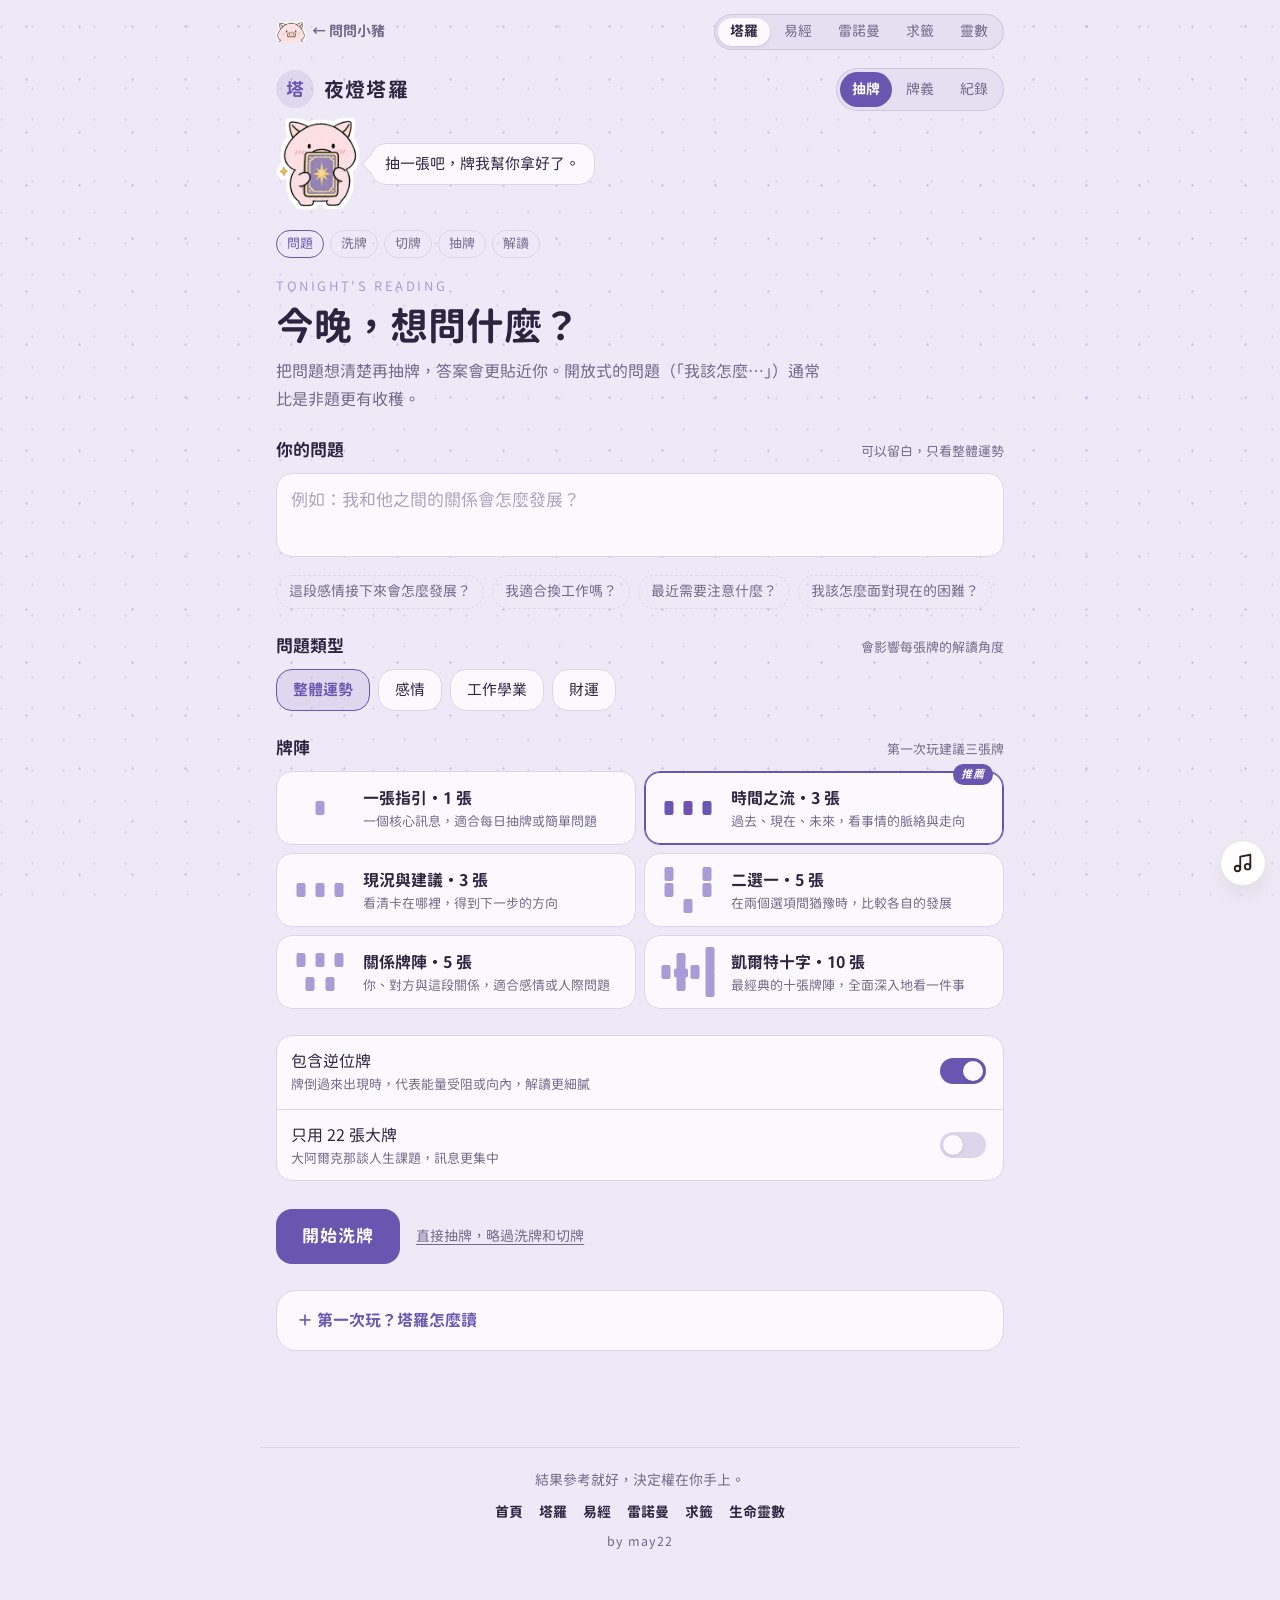
<file: tarot.html>
<!doctype html><html><head><meta charset=utf8><meta name=viewport content="width=device-width,initial-scale=1,viewport-fit=cover"><style>:root{color-scheme:light;box-sizing:border-box;padding-top:env(safe-area-inset-top,0px);padding-bottom:env(safe-area-inset-bottom,0px)}html{scroll-padding-top:env(safe-area-inset-top,0px)}body{margin:0;padding:0;font:14px -apple-system,BlinkMacSystemFont,sans-serif;background:#fff;color:#000}img{max-width:100%}[hidden]:not([hidden=until-found i]){display:none!important}</style></head><body>
<nav class="dg-nav" aria-label="問問小豬"><a class="home" href="index.html"><img src="img/pig-face.png" alt="" width="120" height="85">← 問問小豬</a><span class="seg"><a href="tarot.html" aria-current="page">塔羅</a><a href="iching.html">易經</a><a href="lenormand.html">雷諾曼</a><a href="qian.html">求籤</a><a href="numerology.html">靈數</a></span></nav><div class="dg-hrow"><h1 class="dg-brand"><span class="dg-ic" aria-hidden="true">塔</span>夜燈塔羅</h1><nav class="dg-tabs" role="tablist" aria-label="夜燈塔羅"><button type="button" role="tab" data-tab="draw" aria-selected="true">抽牌</button><button type="button" role="tab" data-tab="lib" aria-selected="false">牌義</button><button type="button" role="tab" data-tab="hist" aria-selected="false">紀錄</button></nav></div><div class="dg-greet"><img src="img/pig-card.webp" alt="小豬" width="400" height="440"><p>抽一張吧，牌我幫你拿好了。</p></div>
<title>塔羅牌｜問問小豬</title>
<link rel="icon" href="img/favicon.png" type="image/png">
<link rel="apple-touch-icon" href="img/apple-touch-icon.png">
<link rel="manifest" href="manifest.webmanifest">
<meta name="theme-color" content="#f8f1f0">
<meta name="description" content="78 張萊德偉特塔羅，洗牌、切牌、親手抽牌，附正逆位與整體解讀。">
<meta property="og:type" content="website">
<meta property="og:locale" content="zh_TW">
<meta property="og:site_name" content="問問小豬">
<meta property="og:title" content="塔羅牌｜問問小豬">
<meta property="og:description" content="78 張萊德偉特塔羅，洗牌、切牌、親手抽牌，附正逆位與整體解讀。">
<meta property="og:url" content="https://iammay22.github.io/piggy-oracle/tarot.html">
<meta property="og:image" content="https://iammay22.github.io/piggy-oracle/og-image.jpg?v=2">
<meta property="og:image:width" content="1200">
<meta property="og:image:height" content="630">
<meta name="twitter:card" content="summary_large_image">
<meta name="twitter:image" content="https://iammay22.github.io/piggy-oracle/og-image.jpg?v=2">
<link rel="stylesheet" href="theme.css">
<script src="stats.js"></script>
<script src="sound.js" defer></script>

<meta name="claude:viewport-fit-sides" content="cover">
<link rel="preconnect" href="https://fonts.googleapis.com">
<link rel="preconnect" href="https://fonts.gstatic.com" crossorigin>
<link rel="stylesheet" href="https://fonts.googleapis.com/css2?family=LXGW+WenKai+TC:wght@400;700&family=Noto+Serif+TC:wght@500;700;900&display=swap">
<style>
/* Layout: a bright reading table — clear morning-sky ground, white surfaces, one calm blue for anything you can touch. Single light theme by choice. */
:root{
  --velvet:#f3f6f8; --velvet-2:#ffffff; --sky:#e3eef5;
  --brass:#2b6f96; --brass-dim:#7a9fb5; --on-accent:#ffffff; --tint:rgba(43,111,150,.09);
  --paper:#ffffff; --ink:#1e2a33;
  --text:#1e2a33; --muted:#66737d; --line:#dbe3e8; --shadow:rgba(30,42,51,.16);
  --w:#b4472e; --c:#2f6f80; --s:#4b5578; --p:#6f7a2e; --m:#6b2d5c;
  --good:#2f7d4a; --warn:#b5601b;
  --f-display:"Noto Serif TC","Songti TC","PMingLiU",serif;
  --f-body:"LXGW WenKai TC","Kaiti TC","STKaiti","Noto Serif TC",serif;
  color-scheme:light;
}
html,body{background:var(--velvet);color:var(--text)}
body{font-family:var(--f-body);font-size:16px;line-height:1.7;min-height:100%;
  background:radial-gradient(120% 60% at 50% -10%,var(--sky) 0%,var(--velvet) 65%) fixed,var(--velvet)}
body::before{content:"";position:fixed;inset:0 0 auto;height:env(safe-area-inset-top,0px);z-index:10;background:var(--velvet)}
*{box-sizing:border-box}
[hidden]{display:none!important}
button{font:inherit;color:inherit;cursor:pointer}
button:focus-visible,input:focus-visible,textarea:focus-visible{outline:2px solid var(--brass);outline-offset:2px}
h1,h2,h3{font-family:var(--f-display);text-wrap:balance;margin:0;line-height:1.3}

.top{position:sticky;top:env(safe-area-inset-top,0px);z-index:5;background:rgba(255,255,255,.9);backdrop-filter:blur(8px);border-bottom:1px solid var(--line)}
.top-in{max-width:760px;margin:0 auto;display:flex;align-items:center;justify-content:space-between;gap:12px;
  padding-block:10px;padding-left:max(16px,env(safe-area-inset-left,0px));padding-right:max(16px,env(safe-area-inset-right,0px))}
.brand{font-family:var(--f-display);font-weight:900;font-size:19px;letter-spacing:.12em;color:var(--brass);display:flex;align-items:center;gap:8px}
.brand svg{width:20px;height:20px}
.tabs{display:flex;gap:2px;background:var(--velvet);border-radius:999px;padding:3px}
.tabs button{background:none;border:0;padding:6px 14px;border-radius:999px;font-size:14px;color:var(--muted)}
.tabs button[aria-selected="true"]{background:var(--brass);color:var(--on-accent);font-weight:700}

.wrap{max-width:760px;margin:0 auto;padding-block:20px 60px;padding-left:max(16px,env(safe-area-inset-left,0px));padding-right:max(16px,env(safe-area-inset-right,0px))}
.eyebrow{font-size:13px;letter-spacing:.2em;color:var(--brass-dim)}
.hero h1{font-size:clamp(28px,7vw,40px);font-weight:900;margin:4px 0 6px}
.hero p{color:var(--muted);margin:0;max-width:34em}
.block{margin-top:26px}
.label{display:flex;align-items:baseline;justify-content:space-between;gap:8px;margin-bottom:10px}
.label h2{font-size:17px;font-weight:700}
.label small{color:var(--muted);font-size:13px}

textarea,input[type=text]{width:100%;background:var(--velvet-2);border:1px solid var(--line);border-radius:12px;color:var(--text);
  font:inherit;font-size:17px;padding:12px 14px;resize:none}
textarea::placeholder,input::placeholder{color:#9aa5ad}
.sugg{display:flex;flex-wrap:wrap;gap:8px;margin-top:10px}
.sugg button{background:none;border:1px dashed var(--line);border-radius:999px;padding:4px 12px;font-size:14px;color:var(--muted)}
.hint{margin-top:10px;background:var(--tint);border:1px solid var(--brass-dim);color:var(--text);border-radius:12px;padding:10px 14px;font-size:14px;width:100%;text-align:left}

.chips{display:flex;flex-wrap:wrap;gap:8px}
.chip{border:1px solid var(--line);background:var(--velvet-2);border-radius:999px;padding:7px 16px;font-size:15px}
.chip[aria-pressed="true"]{border-color:var(--brass);background:var(--tint);color:var(--brass);font-weight:700}

.spreads{display:grid;grid-template-columns:1fr;gap:8px}
@media(min-width:560px){.spreads{grid-template-columns:1fr 1fr}}
.sp{display:flex;gap:14px;align-items:center;text-align:left;border:1px solid var(--line);background:var(--velvet-2);border-radius:14px;padding:12px 14px;position:relative}
.sp[aria-pressed="true"]{border-color:var(--brass);box-shadow:0 0 0 1px var(--brass) inset}
.sp .mini{flex:0 0 58px;height:48px;position:relative}
.sp .mini i{position:absolute;width:9px;height:14px;border-radius:2px;background:var(--brass-dim);transform:translate(-50%,-50%)}
.sp[aria-pressed="true"] .mini i{background:var(--brass)}
.sp b{font-family:var(--f-display);font-size:16px;display:block}
.sp span{font-size:13px;color:var(--muted);display:block;line-height:1.5}
.sp .rec{position:absolute;top:-8px;right:10px;background:var(--brass);color:var(--on-accent);font-size:11px;font-weight:700;padding:1px 8px;border-radius:999px;letter-spacing:.1em}
.ab{display:grid;grid-template-columns:1fr 1fr;gap:8px;margin-top:10px}

.opts{display:grid;gap:2px;background:var(--velvet-2);border:1px solid var(--line);border-radius:14px;overflow:hidden}
.opt{display:flex;align-items:center;justify-content:space-between;gap:14px;padding:12px 14px}
.opt+.opt{border-top:1px solid var(--line)}
.opt span small{display:block;color:var(--muted);font-size:13px;line-height:1.5}
.sw{appearance:none;flex:0 0 46px;height:26px;border-radius:999px;background:var(--line);position:relative;cursor:pointer;transition:background .2s}
.sw::after{content:"";position:absolute;top:3px;left:3px;width:20px;height:20px;border-radius:50%;background:#fff;box-shadow:0 1px 3px var(--shadow);transition:transform .2s}
.sw:checked{background:var(--brass)}
.sw:checked::after{transform:translateX(20px)}

.actions{display:flex;flex-wrap:wrap;gap:10px;align-items:center;margin-top:28px}
.btn{border:0;border-radius:999px;padding:13px 26px;font-size:17px;font-weight:700;background:var(--brass);color:var(--on-accent);font-family:var(--f-display);letter-spacing:.06em}
.btn:active{transform:translateY(1px)}
.btn.ghost{background:none;color:var(--brass);border:1px solid var(--brass-dim)}
.btn.small{padding:8px 16px;font-size:14px}
.link{background:none;border:0;color:var(--muted);text-decoration:underline;text-underline-offset:3px;font-size:14px;padding:6px}

.steps{display:flex;gap:6px;margin-bottom:18px;font-size:13px;color:var(--muted);flex-wrap:wrap}
.steps span{padding:2px 10px;border-radius:999px;border:1px solid var(--line)}
.steps span.on{border-color:var(--brass);color:var(--brass)}
.steps span.done{color:var(--brass-dim)}

.stage-c{display:flex;flex-direction:column;align-items:center;text-align:center;gap:14px}
.stage-c p{color:var(--muted);margin:0;max-width:26em}
.qecho{font-family:var(--f-display);font-size:18px;color:var(--text);max-width:24em}
.stack{position:relative;width:132px;height:226px;margin:26px 0 14px;border:0;background:none;padding:0}
.stack .sc{position:absolute;inset:0;transition:transform .3s}
.stack .sc svg,.pile svg,.fc svg,.slot svg,.libc svg,.tray svg{display:block;width:100%;height:100%}
.cf img,.libc img,.sheet .big img{display:block;width:100%;height:100%;object-fit:cover;border-radius:6px;background:var(--paper)}
.stack .sc{filter:drop-shadow(0 6px 10px var(--shadow))}
.stack.riffle .sc:nth-child(odd){animation:rl .75s ease}
.stack.riffle .sc:nth-child(even){animation:rr .75s ease}
@keyframes rl{45%{transform:translateX(-62%) rotate(-10deg)}100%{transform:none}}
@keyframes rr{45%{transform:translateX(62%) rotate(10deg)}100%{transform:none}}
.count{font-family:var(--f-display);color:var(--brass);font-size:15px;letter-spacing:.1em}

.piles{display:flex;gap:18px;justify-content:center;margin:20px 0 8px}
.pile{width:84px;height:144px;position:relative;border:0;background:none;padding:0;transition:transform .5s}
.pile i{position:absolute;inset:0;filter:drop-shadow(0 4px 6px var(--shadow))}
.pile i:nth-child(2){transform:translate(2px,-3px)} .pile i:nth-child(3){transform:translate(4px,-6px)}
.pile.chosen{transform:translateY(-28px) scale(1.06)}
.pile.away{opacity:.35}
.pile em{position:absolute;bottom:-28px;left:0;right:0;font-style:normal;font-size:13px;color:var(--muted)}

.tray{display:flex;gap:8px;justify-content:center;flex-wrap:wrap;margin:6px 0 4px}
.tray div{width:48px;text-align:center;font-size:11px;color:var(--muted);line-height:1.3}
.tray i{display:block;width:48px;height:82px;border:1px dashed var(--line);border-radius:5px;margin-bottom:4px}
.tray i.filled{border:0;animation:pop .35s ease}
.tray i.filled img{display:block;width:100%;height:100%;border-radius:4px;object-fit:cover}
.tray i.filled.rev img{transform:rotate(180deg)}
.tray i.next{border-color:var(--brass)}
@keyframes pop{0%{transform:scale(.6);opacity:0}100%{transform:none;opacity:1}}
.table{display:grid;grid-template-columns:repeat(var(--cols),1fr);gap:5px 4px;margin:18px 0 10px;padding:12px 8px;border-radius:16px;
  background:radial-gradient(90% 80% at 50% 40%,#ffffff,var(--sky));border:1px solid var(--line)}
.fc{aspect-ratio:7/12;width:100%;border:0;background:none;padding:0;transform:rotate(var(--r)) translateY(var(--y));transition:transform .2s,opacity .3s;filter:drop-shadow(0 2px 3px rgba(0,0,0,.4));position:relative}
.fc:hover{transform:rotate(0) translateY(-4px) scale(1.08);z-index:2}
.fc.taken{opacity:0;transform:translateY(-16px) scale(.8);pointer-events:none}
.fc.taken::after{content:""}
.fc:disabled{cursor:default}
.nextpos{font-family:var(--f-display);font-size:20px}
.nextpos small{display:block;font-family:var(--f-body);font-size:14px;color:var(--muted)}

.qhead{margin-bottom:6px}
.qhead .q{font-family:var(--f-display);font-size:clamp(20px,5vw,26px);font-weight:700}
.qhead .meta{color:var(--muted);font-size:13px}
.board{position:relative;width:100%;margin:18px 0 6px}
.slot{position:absolute;border:0;background:none;padding:0;perspective:800px}
.slot .num{position:absolute;top:-9px;left:-9px;z-index:3;width:20px;height:20px;border-radius:50%;background:var(--brass);color:var(--on-accent);font-size:11px;font-weight:700;display:grid;place-items:center;font-family:var(--f-display)}
.slot.focus .cf{box-shadow:0 0 0 2px var(--brass),0 0 18px rgba(43,111,150,.35)}
.slot.cross{z-index:2}
.card{width:100%;height:100%}
.ci{position:relative;width:100%;height:100%;transition:transform .75s cubic-bezier(.3,.7,.3,1);transform-style:preserve-3d;-webkit-transform-style:preserve-3d;border-radius:6px}
.slot.flipped .ci{transform:rotateY(180deg)}
.cb,.cf{position:absolute;inset:0;backface-visibility:hidden;-webkit-backface-visibility:hidden;border-radius:6px;box-shadow:0 5px 12px var(--shadow)}
.cb{transform:rotateY(0deg)}
.cf{transform:rotateY(180deg)}
.rev .cf img,.sheet .big.rev img{transform:rotate(180deg)}
.sheet .big img{transition:transform .5s}
.boardhint{text-align:center;color:var(--muted);font-size:14px;margin:4px 0 0}
.boardbar{display:flex;justify-content:center;gap:10px;margin-top:10px;flex-wrap:wrap}

.focuspanel{margin-top:22px;background:var(--velvet-2);border:1px solid var(--line);border-radius:16px;padding:18px}
.fp-pos{font-size:13px;color:var(--brass);letter-spacing:.12em}
.fp-pos small{color:var(--muted);letter-spacing:0}
.fp-name{display:flex;align-items:center;gap:10px;flex-wrap:wrap;margin:4px 0 8px}
.fp-name h3{font-size:24px;font-weight:900}
.badge{font-size:12px;padding:2px 10px;border-radius:999px;border:1px solid currentColor;font-weight:700}
.badge.up{color:var(--good)} .badge.rv{color:var(--warn)}
.en{color:var(--muted);font-size:13px;font-family:var(--f-display);letter-spacing:.04em}
.kws{display:flex;flex-wrap:wrap;gap:6px;margin:6px 0 10px}
.kws span{font-size:13px;background:var(--tint);color:var(--brass);padding:2px 10px;border-radius:6px}
.fp p{margin:0 0 10px;max-width:38em}
.fp .tl{border-left:2px solid var(--brass-dim);padding-left:12px;color:var(--text)}
.fp .adv{color:var(--muted);font-size:15px}
.fp .adv b{color:var(--brass)}
.fpnav{display:flex;justify-content:space-between;margin-top:8px}
.fp-empty{color:var(--muted);text-align:center;padding:12px 0}

.synth{margin-top:26px;border-top:1px solid var(--line);padding-top:22px}
.synth h2{font-size:22px;margin-bottom:12px}
.stats{display:grid;grid-template-columns:repeat(3,1fr);gap:8px;margin-bottom:16px}
.stat{background:var(--velvet-2);border:1px solid var(--line);border-radius:12px;padding:10px 12px}
.stat b{font-family:var(--f-display);font-size:20px;display:block;color:var(--brass);font-variant-numeric:tabular-nums}
.stat span{font-size:12px;color:var(--muted)}
.synth p{margin:0 0 12px;max-width:38em}
.summary{list-style:none;margin:18px 0 0;padding:0;display:grid;gap:6px}
.summary li{display:flex;gap:10px;align-items:baseline;font-size:15px;border-bottom:1px dashed var(--line);padding-bottom:6px}
.summary li em{font-style:normal;color:var(--muted);flex:0 0 7.5em;font-size:13px}
.summary li span{min-width:0}
.foot{margin-top:22px;color:var(--muted);font-size:13px;text-align:center}

.filters{display:flex;gap:6px;flex-wrap:wrap;margin:14px 0 16px}
.libgrid{display:grid;grid-template-columns:repeat(auto-fill,minmax(82px,1fr));gap:12px}
.libc{border:0;background:none;padding:0;text-align:center;font-size:13px;color:var(--muted)}
.libc .face{aspect-ratio:7/12;max-width:100%;margin-bottom:4px;filter:drop-shadow(0 3px 5px var(--shadow))}

.hist{display:grid;gap:10px;margin-top:16px}
.hi{background:var(--velvet-2);border:1px solid var(--line);border-radius:14px;padding:14px}
.hi-top{display:flex;justify-content:space-between;gap:10px;align-items:flex-start}
.hi .q{font-family:var(--f-display);font-weight:700;font-size:16px}
.hi .meta{color:var(--muted);font-size:12px}
.hi .cards{font-size:14px;margin-top:6px;color:var(--text)}
.hi .row{display:flex;gap:8px;margin-top:10px;flex-wrap:wrap}
.empty{text-align:center;color:var(--muted);padding:40px 10px}

.scrim{position:fixed;inset:0;background:rgba(30,42,51,.45);z-index:20;display:flex;align-items:flex-end;justify-content:center}
.sheet{background:var(--velvet-2);width:100%;max-width:640px;max-height:88%;overflow:auto;border-radius:20px 20px 0 0;border:1px solid var(--line);
  padding-block:18px calc(24px + env(safe-area-inset-bottom,0px));padding-left:max(18px,env(safe-area-inset-left,0px));padding-right:max(18px,env(safe-area-inset-right,0px));animation:up .3s ease}
@keyframes up{from{transform:translateY(40px);opacity:0}}
.sheet .x{float:right;background:none;border:1px solid var(--line);border-radius:999px;width:34px;height:34px}
.sheet .big{width:150px;aspect-ratio:7/12;margin:8px auto 12px;filter:drop-shadow(0 6px 12px var(--shadow))}
.sheet h3{font-size:24px;text-align:center}
.sheet .en{text-align:center}
.two{display:grid;grid-template-columns:1fr;gap:12px;margin-top:14px}
@media(min-width:520px){.two{grid-template-columns:1fr 1fr}}
.two div{background:var(--velvet);border:1px solid var(--line);border-radius:12px;padding:12px}
.two h4{margin:0 0 4px;font-family:var(--f-display);font-size:15px}
.two p{margin:0;font-size:15px}
.copybox{width:100%;height:220px;font-size:14px;margin-top:10px}

.toast{white-space:nowrap;box-shadow:0 4px 14px var(--shadow);position:fixed;left:50%;bottom:calc(24px + env(safe-area-inset-bottom,0px));transform:translateX(-50%);background:var(--brass);color:var(--on-accent);
  padding:8px 18px;border-radius:999px;font-weight:700;z-index:30;font-size:14px}

.paper{fill:var(--paper)}
@media (prefers-reduced-motion:reduce){*{animation:none!important;transition:none!important}}
</style>
<style>
:root{--dg-bg:#f8f1f0;--dg-surface:#ffffff;--dg-surface-2:#f1e7e5;--dg-hover:#eadcd9;--dg-ink:#2a2022;--dg-soft:#6f6265;--dg-line:#ead9d6;--dg-line-a:rgba(42,32,34,.12);--dg-acc:#b84d6c;--dg-acc-dim:#dc9aad;--dg-acc-soft:rgba(184,77,108,.1);--dg-on-acc:#ffffff;--dg-potato:#b8652f;--dg-glass:rgba(255,255,255,.65);--dg-shadow:rgba(34,31,27,.14);--dg-place:#a39b8f;--dg-scrim:rgba(34,31,27,.45);color-scheme:light;--round:"GenSenRounded","PingFang TC","Microsoft JhengHei",sans-serif}
@media (prefers-color-scheme:dark){:root:not([data-theme="light"]){--dg-bg:#1b1a18;--dg-surface:#252320;--dg-surface-2:#2e2b27;--dg-hover:#37332e;--dg-ink:#ece7de;--dg-soft:#a8a197;--dg-line:#3a3631;--dg-line-a:rgba(236,231,222,.12);--dg-acc:#f08fab;--dg-acc-dim:#8a4a5c;--dg-acc-soft:rgba(240,143,171,.16);--dg-on-acc:#2a1219;--dg-potato:#e0904f;--dg-glass:#252320;--dg-shadow:rgba(0,0,0,.4);--dg-place:#7d766c;--dg-scrim:rgba(0,0,0,.6);color-scheme:dark}}
:root[data-theme="dark"]{--dg-bg:#1b1a18;--dg-surface:#252320;--dg-surface-2:#2e2b27;--dg-hover:#37332e;--dg-ink:#ece7de;--dg-soft:#a8a197;--dg-line:#3a3631;--dg-line-a:rgba(236,231,222,.12);--dg-acc:#f08fab;--dg-acc-dim:#8a4a5c;--dg-acc-soft:rgba(240,143,171,.16);--dg-on-acc:#2a1219;--dg-potato:#e0904f;--dg-glass:#252320;--dg-shadow:rgba(0,0,0,.4);--dg-place:#7d766c;--dg-scrim:rgba(0,0,0,.6);color-scheme:dark}

.dg-nav{position:relative;z-index:6;display:flex;align-items:center;justify-content:space-between;gap:10px;flex-wrap:wrap;
  max-width:760px;margin:0 auto;padding-block:14px 4px;padding-left:max(16px,env(safe-area-inset-left,0px));padding-right:max(16px,env(safe-area-inset-right,0px));
  font-family:var(--round);font-size:14px;line-height:1.4}
.dg-nav a{text-decoration:none;color:var(--dg-soft);font-weight:700}
.dg-nav a:hover{color:var(--dg-acc)}
.dg-nav a:focus-visible,.dg-shared a:focus-visible{outline:2px solid var(--dg-acc);outline-offset:2px;border-radius:6px}
.dg-nav .home{display:inline-flex;align-items:center;gap:6px}
.dg-nav .home img{width:30px;height:auto}
.dg-nav .seg{display:flex;gap:2px;background:var(--dg-surface-2);border:1px solid var(--dg-line-a);border-radius:999px;padding:3px}
.dg-nav .seg a{padding:4px 12px;border-radius:999px;font-weight:500}
.dg-nav .seg a[aria-current]{background:var(--dg-surface);color:var(--dg-ink);font-weight:700;box-shadow:0 1px 3px var(--dg-shadow)}
.dg-nav.inset{margin-left:calc(-1*max(16px,env(safe-area-inset-left,0px)));margin-right:calc(-1*max(16px,env(safe-area-inset-right,0px)))}
.dg-shared{display:flex;align-items:center;justify-content:space-between;gap:10px;flex-wrap:wrap;margin:0 0 16px;padding:12px 16px;border-radius:16px;
  background:var(--dg-acc-soft);color:var(--dg-ink);font-family:var(--round);font-size:15px}
.dg-shared a{color:var(--dg-acc);font-weight:700;text-decoration:none;white-space:nowrap}
.dg-toast{position:fixed;left:50%;bottom:calc(24px + env(safe-area-inset-bottom,0px));transform:translateX(-50%);z-index:40;background:var(--dg-ink);color:var(--dg-bg);
  padding:8px 18px;border-radius:999px;font-family:var(--round);font-size:14px;white-space:nowrap}
.dg-foot{max-width:760px;margin:36px auto 0;padding-block:20px 32px;padding-left:max(16px,env(safe-area-inset-left,0px));padding-right:max(16px,env(safe-area-inset-right,0px));
  border-top:1px solid var(--dg-line);display:block;text-align:center;font-family:var(--round);font-size:14px;line-height:1.8;color:var(--dg-soft)}
.dg-foot p{margin:0}
.dg-foot nav{display:flex;justify-content:center;gap:16px;flex-wrap:wrap;margin:6px 0}
.dg-foot a{color:var(--dg-ink);text-decoration:none;font-weight:700}
.dg-foot a:hover{color:var(--dg-acc)}
.dg-foot .by{font-size:12.5px;letter-spacing:.08em}
.dg-h{font-family:var(--round);font-size:17px;font-weight:700;margin:22px 0 8px;color:var(--dg-ink)}
.dg-sub{font-size:13px;color:var(--dg-soft);margin:-4px 0 8px}
.dg-acts{margin:0 0 12px;padding-left:1.3em;display:grid;gap:6px}
.dg-extra{display:flex;flex-direction:column;gap:10px}.dg-extra .dg-h{margin:10px 0 0}.dg-extra p,.dg-extra ul{margin:0}
.dg-topics{display:flex;flex-wrap:wrap;gap:6px;align-items:center;font-family:var(--round);font-size:14px;color:var(--dg-soft)}
.dg-topics button{font:inherit;border:1px solid var(--dg-line);background:var(--dg-surface);color:var(--dg-ink);border-radius:999px;padding:4px 14px;cursor:pointer}
.dg-topics button[aria-pressed="true"]{background:var(--dg-acc);color:var(--dg-on-acc);border-color:var(--dg-acc);font-weight:700}
.dg-topics button:focus-visible{outline:2px solid var(--dg-acc);outline-offset:2px}
.dg-greet{display:flex;align-items:center;gap:10px;max-width:760px;margin:6px auto 0;padding-left:max(16px,env(safe-area-inset-left,0px));padding-right:max(16px,env(safe-area-inset-right,0px));font-family:var(--round)}
.dg-greet img{width:84px;height:auto;flex:none}
.dg-greet p{position:relative;margin:0;background:var(--dg-surface);color:var(--dg-ink);border:1px solid var(--dg-line);border-radius:16px;padding:8px 14px;font-size:15px;line-height:1.6;min-width:0}
.dg-greet p::before{content:"";position:absolute;left:-7px;top:50%;width:12px;height:12px;background:var(--dg-surface);border-left:1px solid var(--dg-line);border-bottom:1px solid var(--dg-line);transform:translateY(-50%) rotate(45deg)}
.dg-greet.inset{margin-left:calc(-1*max(16px,env(safe-area-inset-left,0px)));margin-right:calc(-1*max(16px,env(safe-area-inset-right,0px)))}
.dg-learn{margin-top:14px}
.dg-card{background:var(--dg-surface);border:1px solid var(--dg-line);border-radius:20px;padding:16px 20px;margin-top:26px;font-family:var(--round)}
.dg-card summary{cursor:pointer;font-weight:700;color:var(--dg-acc);list-style:none}
.dg-card summary::-webkit-details-marker{display:none}
.dg-card summary::before{content:"＋ "}.dg-card[open] summary::before{content:"－ "}
.dg-card summary:focus-visible{outline:2px solid var(--dg-acc);outline-offset:3px;border-radius:6px}
.dg-learn summary{font-size:16px}
.dg-learn-b{display:flex;flex-direction:column;gap:12px;margin-top:12px;font-size:15px;line-height:1.85}
.dg-learn-b p{margin:0}
.dg-learn-b p>b:first-child{display:block;font-size:15.5px;color:var(--dg-acc);margin-bottom:2px}
.dg-learn-b b.in{color:var(--dg-ink)}
.dg-modal{position:fixed;inset:0;z-index:60;background:var(--dg-scrim);display:flex;align-items:center;justify-content:center;padding:max(16px,env(safe-area-inset-top,0px)) max(16px,env(safe-area-inset-right,0px)) max(16px,env(safe-area-inset-bottom,0px)) max(16px,env(safe-area-inset-left,0px))}
.dg-sheet{background:var(--dg-surface);color:var(--dg-ink);border-radius:24px;padding:16px;width:100%;max-width:420px;max-height:100%;overflow:auto;display:flex;flex-direction:column;gap:10px;align-items:center;font-family:var(--round);text-align:center}
.dg-sheet img{width:100%;height:auto;border-radius:14px;box-shadow:0 10px 30px -12px var(--dg-shadow)}
.dg-tip{font-size:13px;color:var(--dg-soft);margin:0}.dg-wait{padding:40px 10px;margin:0}
.dg-acts2{display:flex;gap:8px;flex-wrap:wrap;justify-content:center}
.dg-b{font:inherit;font-weight:700;font-size:15px;border:0;border-radius:14px;padding:10px 18px;background:var(--dg-acc);color:var(--dg-on-acc);text-decoration:none;cursor:pointer}
.dg-b.ghost{background:none;color:var(--dg-ink);border:1.5px solid var(--dg-line)}
.dg-b:focus-visible{outline:2px solid var(--dg-acc);outline-offset:2px}
.dg-hrow{display:flex;align-items:center;justify-content:space-between;gap:10px 12px;flex-wrap:wrap;max-width:760px;margin:14px auto 4px;padding-left:max(16px,env(safe-area-inset-left,0px));padding-right:max(16px,env(safe-area-inset-right,0px));font-family:var(--round)}
.dg-hrow.inset{margin-left:calc(-1*max(16px,env(safe-area-inset-left,0px)));margin-right:calc(-1*max(16px,env(safe-area-inset-right,0px)))}
.dg-brand{display:flex;align-items:center;gap:10px;margin:0;font-family:var(--round);font-weight:700;font-size:20px;letter-spacing:.06em;color:var(--dg-ink);line-height:1.3}
.dg-ic{width:38px;height:38px;border-radius:50%;display:grid;place-items:center;background:var(--dg-acc-soft);color:var(--dg-acc);font-size:18px;letter-spacing:0;flex:none}
.dg-tabs{display:flex;gap:2px;background:var(--dg-surface-2);border:1px solid var(--dg-line-a);border-radius:999px;padding:3px}
.dg-tabs button{font:inherit;font-family:var(--round);font-size:14px;border:0;background:none;color:var(--dg-soft);padding:6px 12px;border-radius:999px;cursor:pointer}
.dg-tabs button[aria-selected="true"]{background:var(--dg-acc);color:var(--dg-on-acc);font-weight:700}
.dg-tabs button:focus-visible{outline:2px solid var(--dg-acc);outline-offset:2px}
.dg-hero{margin:6px 0 18px;font-family:var(--round)}
.dg-hero .dg-eb,.hero .eyebrow{font-size:13px;letter-spacing:.2em;color:var(--dg-acc-dim);font-weight:400}
.dg-hero h1,.hero h1{font-family:var(--round);font-size:clamp(28px,7vw,38px);font-weight:700;margin:4px 0 6px;color:var(--dg-ink);line-height:1.3;text-wrap:balance}
.dg-hero p,.hero p{color:var(--dg-soft);margin:0;max-width:34em;line-height:1.75;font-size:16px}
.dg-hero ol{display:flex;flex-wrap:wrap;gap:6px 18px;margin:10px 0 0;padding:0;list-style:none;counter-reset:s;font-size:14px;color:var(--dg-soft)}
.dg-hero ol li{counter-increment:s;display:flex;gap:6px}.dg-hero ol li::before{content:counter(s);font-weight:700;color:var(--dg-acc)}
.dg-filters{display:flex;gap:6px;flex-wrap:wrap;margin:14px 0 16px}
.dg-chip{font:inherit;font-family:var(--round);font-size:15px;border:1px solid var(--dg-line);background:var(--dg-surface);color:var(--dg-ink);border-radius:999px;padding:7px 16px;cursor:pointer}
.dg-chip[aria-pressed="true"]{border-color:var(--dg-acc);background:var(--dg-acc-soft);color:var(--dg-acc);font-weight:700}
.dg-libgrid{display:grid;grid-template-columns:repeat(auto-fill,minmax(82px,1fr));gap:14px 12px}
.dg-libc{border:0;background:none;padding:0;text-align:center;font-family:var(--round);font-size:12.5px;line-height:1.4;color:var(--dg-soft);cursor:pointer;min-width:0}
.dg-libc b{display:block;color:var(--dg-ink);font-size:14px;margin-top:4px}
.dg-libc .dg-face{width:100%;filter:drop-shadow(0 3px 5px var(--dg-shadow))}
.dg-libc .dg-face.leno{aspect-ratio:100/148}.dg-libc .dg-face svg{display:block;width:100%;height:100%}
.dg-libc .dg-face.hexbox{aspect-ratio:7/12;background:var(--dg-surface);border:1px solid var(--dg-line);border-radius:8px;display:grid;place-items:center}
.dg-libc .dg-face.slipt{aspect-ratio:7/12;background:#f4e3c1;border-radius:6px;box-shadow:inset 0 0 0 3px #f4e3c1,inset 0 0 0 4px #a8322a;display:flex;flex-direction:column;align-items:center;justify-content:center;gap:6px;color:#3b1613}
.slipt em{font-style:normal;font-size:12px}.slipt strong{font-size:18px;writing-mode:vertical-rl;letter-spacing:.15em}
.slipt .tone,.dg-bsheet .tone{font-size:11px;font-weight:700;border-radius:999px;padding:1px 8px;color:#fff}
.tone.t0{background:#a8322a}.tone.t1{background:#a77a2a}.tone.t2{background:#5d6470}
.hexf{display:flex;flex-direction:column-reverse;gap:5px;width:62%}.hexf i{display:flex;gap:6px;height:6px}.hexf b{flex:1;background:var(--dg-ink);border-radius:1px}
.hexf.big{width:150px;gap:9px}.hexf.big i{height:14px;gap:16px}
.dg-scrim{position:fixed;inset:0;z-index:55;background:var(--dg-scrim);display:flex;align-items:flex-end;justify-content:center}
.dg-bsheet{background:var(--dg-surface);color:var(--dg-ink);width:100%;max-width:640px;max-height:88%;overflow:auto;border-radius:20px 20px 0 0;border:1px solid var(--dg-line);font-family:var(--round);line-height:1.7;
  padding-block:18px calc(24px + env(safe-area-inset-bottom,0px));padding-left:max(18px,env(safe-area-inset-left,0px));padding-right:max(18px,env(safe-area-inset-right,0px));animation:dgup .3s ease}
@keyframes dgup{from{transform:translateY(40px);opacity:0}}
.dg-bsheet .slip{clear:both}
.dg-sx{float:right;width:34px;height:34px;border-radius:50%;border:1px solid var(--dg-line);background:none;color:var(--dg-ink);font:inherit;cursor:pointer}
.dg-big{width:150px;margin:8px auto 12px;filter:drop-shadow(0 6px 12px var(--dg-shadow))}.dg-big.leno{aspect-ratio:100/148}.dg-big svg{display:block;width:100%;height:100%}
.dg-big.hexbig{display:flex;justify-content:center;filter:none}
.dg-bsheet h3{text-align:center;font-size:24px;margin:0;font-weight:700}
.dg-en{text-align:center;color:var(--dg-soft);font-size:13px;letter-spacing:.04em}
.dg-kws{display:flex;flex-wrap:wrap;gap:6px;justify-content:center;margin:10px 0 4px}.dg-kws span{font-size:13px;background:var(--dg-acc-soft);color:var(--dg-acc);padding:2px 10px;border-radius:6px}
.dg-classic{font-size:17px;font-weight:700;text-align:center;margin:10px 0 2px}.dg-sub2{text-align:center;color:var(--dg-soft);margin:0}
.dg-two{display:grid;grid-template-columns:1fr;gap:12px;margin-top:14px}@media(min-width:520px){.dg-two{grid-template-columns:1fr 1fr}}
.dg-two>div{background:var(--dg-bg);border:1px solid var(--dg-line);border-radius:12px;padding:12px}.dg-two h4{margin:0 0 4px;font-size:15px;color:var(--dg-acc)}.dg-two p{margin:0;font-size:15px}
.dg-hist{display:grid;gap:10px}
.dg-hi{display:flex;justify-content:space-between;align-items:center;gap:10px;width:100%;text-align:left;background:var(--dg-surface);border:1px solid var(--dg-line);border-radius:14px;padding:14px 16px;font-family:var(--round);color:var(--dg-ink);cursor:pointer}
.dg-ht{min-width:0}.dg-ht b{display:block;font-size:16px}.dg-ht span{display:block;font-size:13px;color:var(--dg-soft);overflow:hidden;text-overflow:ellipsis;white-space:nowrap}
.dg-go{font-size:22px;color:var(--dg-soft)}
.dg-empty{text-align:center;color:var(--dg-soft);padding:40px 10px;font-family:var(--round);line-height:1.8}
.dg-center{display:flex;justify-content:center;margin-top:14px}
.dg-link{font:inherit;font-family:var(--round);font-size:14px;background:none;border:0;color:var(--dg-soft);text-decoration:underline;text-underline-offset:3px;cursor:pointer}
.dg-copy{width:100%;margin-top:10px;font:inherit;font-size:14px;padding:10px;border-radius:12px;border:1px solid var(--dg-line);background:var(--dg-surface-2);color:var(--dg-ink)}
</style>
<style>
:root:root:root{--velvet:var(--dg-bg);--velvet-2:var(--dg-surface);--sky:var(--dg-surface-2);--brass:var(--dg-acc);--brass-dim:var(--dg-acc-dim);--on-accent:var(--dg-on-acc);--tint:var(--dg-acc-soft);
  --paper:#ffffff;--ink:var(--dg-ink);--text:var(--dg-ink);--muted:var(--dg-soft);--line:var(--dg-line);--shadow:var(--dg-shadow);--f-display:var(--round);--f-body:var(--round)}
body{background:var(--dg-bg)!important;-webkit-font-smoothing:antialiased}
.top{position:static;background:transparent;border-bottom:0;backdrop-filter:none}
.top .brand{color:var(--dg-ink);font-weight:700}
.btn{background:var(--dg-ink);color:var(--dg-bg);border-radius:16px;font-weight:700}
.btn.ghost{background:none;color:var(--dg-ink);border:1.5px solid var(--dg-line-a)}
.sp,.opts,.focuspanel,.hi,.stat,.chip,textarea,input[type=text]{border-radius:16px}
.focuspanel,.sheet{box-shadow:0 30px 70px -36px var(--dg-shadow)}
.table{background:var(--dg-surface-2)}
textarea::placeholder,input::placeholder{color:var(--dg-place)}
.sw::after{background:var(--dg-surface)}
.slot.focus .cf{box-shadow:0 0 0 2px var(--dg-acc),0 0 18px var(--dg-acc-soft)}
.scrim{background:var(--dg-scrim)}
.toast{background:var(--dg-ink);color:var(--dg-bg)}
h1,h2,h3{font-weight:700}
.hero h1{font-weight:700}
</style>
<style>
/* room look */
:root:root:root:root{--dg-bg:#eee9f6;--dg-surface:#fbf9fd;--dg-surface-2:#e6dff1;--dg-hover:#ddd4ec;--dg-ink:#2b2540;--dg-soft:#6f6889;--dg-line:#ddd5ea;--dg-line-a:rgba(43,37,64,.12);--dg-acc:#6a55b0;--dg-acc-dim:#a99bd6;--dg-acc-soft:rgba(106,85,176,.12);--dg-on-acc:#ffffff;--dg-glass:#fbf9fd;--dg-shadow:rgba(60,40,110,.16);--dg-place:#a9a2bf;--dg-scrim:rgba(43,37,64,.45);color-scheme:light}
body{background-image:radial-gradient(rgba(106,85,176,.22) 1px,transparent 1.5px),radial-gradient(rgba(106,85,176,.12) 1px,transparent 1.5px)!important;background-size:53px 53px,31px 31px!important;background-position:0 0,17px 11px!important;background-attachment:fixed!important}
.btn{background:var(--dg-acc);color:var(--dg-on-acc)}
.btn.ghost{color:var(--dg-ink)}
.top .brand svg{color:var(--dg-acc)}
</style>

<svg width="0" height="0" style="position:absolute" aria-hidden="true"><defs id="sprite"></defs></svg>



<main class="wrap">
  <section id="v-draw"></section>
  <section id="v-lib" hidden></section>
  <section id="v-hist" hidden></section>
  <details class="dg-learn dg-card" id="dg-learn">
    <summary>第一次玩？塔羅怎麼讀</summary>
    <div class="dg-learn-b">
      <p><b>78 張牌分成兩大類</b><b class="in">大阿爾克那</b>有 22 張，像愚者、戀人、死神，講的是人生的大課題。<b class="in">小阿爾克那</b>有 56 張，講日常生活裡的事。抽到的大牌越多，代表這件事對你的影響越深。</p>
      <p><b>小牌的四種花色</b><b class="in">權杖</b>是行動和熱情，<b class="in">聖杯</b>是感情和人際，<b class="in">寶劍</b>是想法和溝通，<b class="in">錢幣</b>是金錢、工作和現實。每種花色有一到十的數字牌，加上侍者、騎士、皇后、國王四張宮廷牌，宮廷牌常常代表某個人，或你自己展現的個性。</p>
      <p><b>正位和逆位</b>牌倒過來出現叫逆位。逆位不等於壞事，比較像這股能量卡住了、延遲了，或是往內收。如果不想看逆位，開始前可以把「包含逆位牌」關掉。</p>
      <p><b>牌陣的位置很重要</b>牌陣裡的每個位置都有自己的意思，同一張牌放在「過去」和「未來」，讀法就不一樣。第一次玩建議用三張的「時間之流」，看過去、現在、未來。</p>
      <p><b>怎麼問比較準</b>開放式的問題，例如「我該怎麼面對這段關係？」，通常比「他會不會回來？」這種是非題更有收穫。一次問一件事，同一個問題也不要短時間內一直重抽。</p>
      <p><b>結果要怎麼看</b>先一張張看牌在各自位置的意思，再看下面的整體解讀和「牌和牌一起看」，最後照著「接下來可以這樣做」挑一件事去試試。</p>
    </div>
  </details>
</main>
<div id="scrim" class="scrim" hidden></div>
<div id="toast" class="toast" hidden></div>

<script>
/* ---------- data ---------- */
const MAJORS=[
['愚者','The Fool','新開始、冒險、純真、自由','魯莽、猶豫、不切實際','一段全新的旅程正在展開，帶著好奇心勇敢踏出第一步。','衝動行事或過度猶豫，起步前需要多一點準備。','輕鬆自在的新戀情，或為關係注入新鮮感。','適合嘗試新領域、轉換跑道。','相信直覺，但別忘了看路。'],
['魔術師','The Magician','創造力、行動、資源、自信','能力未發揮、操弄、缺乏方向','你擁有實現目標所需的一切，現在正是把想法變成行動的時候。','才能被閒置，或有人言過其實，留意誠信與專注。','主動表達會帶來好結果，吸引力強。','能力受肯定，適合提案、開創。','把手上的工具用起來。'],
['女祭司','The High Priestess','直覺、潛意識、靜默、智慧','忽略直覺、秘密、流於表面','答案藏在內心深處，靜下來傾聽直覺。','你可能忽略了內在聲音，或有資訊尚未浮上檯面。','關係中有未說出口的情感，需要耐心。','先觀察、收集資訊，不急著表態。','安靜下來，相信自己的感覺。'],
['皇后','The Empress','豐盛、滋養、美、創造','依賴、過度付出、停滯','豐收與滋養的能量，生活充滿美好與創造力。','照顧別人時忘了自己，或創造力受阻。','溫暖穩定、被疼愛的關係。','成果豐碩，適合創意與照護相關工作。','好好照顧自己，也享受生活。'],
['皇帝','The Emperor','權威、結構、穩定、領導','控制、僵化、獨斷','建立秩序與規則，以理性和紀律掌握局面。','過度控制或缺乏紀律，權力關係失衡。','穩定可靠，但留意別太強勢。','適合擔任領導，用制度管理。','訂下計畫，堅定執行。'],
['教皇','The Hierophant','傳統、教導、信仰、制度','打破常規、教條、叛逆','向有經驗的人學習，遵循既有的規範與價值。','對傳統產生懷疑，想走自己的路。','傾向穩定與承諾，甚至步入婚姻。','適合在體制內發展、進修學習。','找一位可信賴的導師。'],
['戀人','The Lovers','愛、結合、選擇、價值觀','失衡、誘惑、錯誤選擇','真誠的連結與重要的選擇，跟隨內心的價值觀。','關係失衡或價值觀衝突，選擇時猶豫不決。','心意相通，感情升溫。','合作順利，或面臨職涯抉擇。','做與自己價值一致的選擇。'],
['戰車','The Chariot','意志、勝利、前進、掌控','失控、迷失方向、受阻','以堅定意志克服阻礙，朝目標全速前進。','力量分散或方向不明，容易受挫。','積極追求會有收穫。','在競爭中勝出，進展快速。','專注目標，握好方向盤。'],
['力量','Strength','勇氣、耐心、溫柔的堅定、自制','自我懷疑、軟弱、失去耐心','真正的力量來自溫柔與耐心，以柔克剛。','信心不足或情緒失控，需要重新找回內在力量。','以包容和理解化解摩擦。','穩住情緒就能贏得信任。','溫柔而堅定。'],
['隱者','The Hermit','內省、獨處、尋找、智慧','孤立、逃避、迷失','暫時退一步，獨處反思能找到內心的答案。','過度封閉自己，或害怕面對內在問題。','需要獨處空間，或暫時單身沉澱。','適合研究、深耕專業。','給自己一段安靜的時間。'],
['命運之輪','Wheel of Fortune','轉變、循環、機運、命運','逆境、抗拒改變、運勢低迷','命運的輪子正在轉動，新的機會與轉折即將到來。','暫時處於低潮，抗拒變化只會更辛苦。','緣分到來，或關係出現轉折。','局勢轉變，把握時機。','順勢而為。'],
['正義','Justice','公平、真相、因果、決斷','不公、偏見、逃避責任','事情將依公平原則發展，誠實面對就會得到應有的結果。','判斷失準或遭遇不公，需要承擔起責任。','關係需要平等對待。','合約、法律事務有利，賞罰分明。','誠實且公正地做決定。'],
['吊人','The Hanged Man','暫停、換個角度、犧牲、等待','拖延、白費的犧牲、停滯','暫停並換個角度看事情，等待反而帶來領悟。','不必要的拖延或犧牲，該放手卻還在硬撐。','關係卡住，需要換位思考。','進度暫緩，適合重新規劃。','換個角度看看。'],
['死神','Death','結束、轉化、新生、放下','抗拒結束、停滯、害怕改變','一個階段的結束，為新的開始騰出空間。這張牌幾乎不代表真正的死亡。','抓著已經結束的東西不放，讓自己停在原地。','舊的相處模式結束，迎來轉變。','轉換跑道或職務調整。','放下，才能迎接新的。'],
['節制','Temperance','平衡、調和、耐心、適度','失衡、過度、急躁','找到中庸之道，循序漸進地融合不同元素。','生活失衡，某方面過度或不足。','細水長流、互相調和。','協調合作，穩定進展。','慢慢來，保持平衡。'],
['惡魔','The Devil','束縛、慾望、執著、誘惑','解脫、覺醒、擺脫束縛','被慾望、習慣或關係綁住，但鎖鏈其實沒有那麼緊。','開始意識到束縛，正逐步掙脫。','強烈吸引，但留意依賴與控制。','被金錢或壓力綁住。','看清是什麼在綁住你。'],
['高塔','The Tower','突變、崩解、覺醒、衝擊','避開災難、延遲的改變、內在動盪','突如其來的變化打破舊結構，雖然震撼，卻讓真相浮現。','改變還在醞釀，或你正努力避免崩塌。','突發衝突或關係重大轉變。','計畫生變，需要重建。','接受改變，重新打地基。'],
['星星','The Star','希望、療癒、靈感、信心','失望、缺乏信心、迷惘','風雨過後的平靜與希望，療癒正在發生。','暫時失去信心，覺得希望渺茫。','真誠美好的連結，舊傷逐漸癒合。','理想有實現的可能。','保持希望。'],
['月亮','The Moon','不安、幻象、潛意識、迷惑','釋放恐懼、真相浮現、走出迷霧','事情看不清楚，內心不安，要小心幻象與誤解。','迷霧逐漸散去，困惑開始釐清。','不確定感，或有所隱瞞。','資訊不明，先別做重大決定。','不確定時，別急著下結論。'],
['太陽','The Sun','成功、喜悅、活力、清晰','暫時陰霾、過度樂觀、延遲','光明燦爛，事情順利，充滿喜悅與自信。','好事稍有延遲，但整體仍然正向。','快樂甜蜜，公開而穩定。','成功並受到肯定。','大方展現自己。'],
['審判','Judgement','覺醒、重生、召喚、反省','自我懷疑、逃避反省、錯過機會','內在的召喚響起，回顧過去，迎接重生。','對自己過於嚴苛，或不願面對過去。','舊情復燃，或重新評估關係。','重要的決定或新的使命。','誠實回顧，然後前進。'],
['世界','The World','完成、圓滿、整合、成就','未竟之事、缺少收尾、延遲','一個循環圓滿完成，收穫成果，準備迎接下一段旅程。','只差最後一步，需要好好收尾。','關係圓滿，走向承諾。','達成目標，有出國或擴展的機會。','為自己的成就喝采。']
];
const MINORS={
w:[
['靈感、新計畫、熱情','延遲、缺乏動力','一股新的熱情或靈感出現，是開始行動的好時機。','想法還沒成形，動力不足或計畫延遲。'],
['規劃、遠見、決定','害怕未知、計畫不周','站在起點眺望未來，正在規劃下一步。','猶豫不前，害怕離開舒適圈。'],
['拓展、等待成果、視野','延誤、受挫','努力已經播下，正等待成果，視野正在擴展。','進展比預期慢，需要調整期待。'],
['慶祝、和諧、安定','不安定、過渡期','值得慶祝的時刻，家庭或團隊和樂。','和諧暫時被打破，處於過渡階段。'],
['競爭、衝突、意見分歧','迴避衝突、內耗','各方意見衝突，存在或良性或惡性的競爭。','衝突趨緩，或刻意迴避問題。'],
['勝利、肯定、榮耀','自負、未受肯定','努力得到公開肯定，凱旋而歸。','期待的掌聲沒有來，或太在意別人的眼光。'],
['堅守立場、挑戰、防衛','疲憊、想放棄','面對挑戰時堅守立場，你其實站在有利位置。','壓力太大，想要放棄。'],
['快速、進展、消息','延遲、混亂','事情快速推進，消息或行動即將到來。','節奏被打亂，事情延遲。'],
['韌性、堅持、防備','精疲力盡、多疑','雖然疲憊，但只差一步，請堅持下去。','身心俱疲，防備心過重。'],
['負擔、責任、壓力','卸下重擔、學會分擔','扛了太多責任，壓力沉重。','開始放下不必要的負擔。'],
['好奇、探索、令人興奮的消息','三分鐘熱度、壞消息','充滿好奇心的新嘗試，或帶來令人興奮的消息。','熱情來得快去得快，計畫流於空想。'],
['行動、冒險、衝勁','衝動、急躁','充滿衝勁地追求目標，勇於冒險。','太過急躁，容易半途而廢。'],
['自信、魅力、獨立','嫉妒、情緒化','自信溫暖、充滿魅力，能鼓舞他人。','缺乏自信，或因嫉妒而失衡。'],
['領導、願景、魄力','專斷、傲慢','有遠見與魄力的領導者，能帶領眾人前進。','太過強勢，聽不進別人意見。']],
c:[
['新感情、愛、直覺','情感壓抑、空虛','情感滿溢，新的愛或深刻連結正在萌芽。','情感受阻，內心感到空虛。'],
['連結、伴侶、互相吸引','失衡、分歧','兩人心意相通，平等互惠的關係。','關係失去平衡，溝通出現落差。'],
['友誼、慶祝、團聚','過度玩樂、是非','朋友相聚、分享喜悅的時光。','過度玩樂，或人際間出現八卦是非。'],
['冷淡、沉思、不滿足','重新投入、接受新機會','對現況感到無趣，可能錯過眼前的機會。','走出低潮，願意重新接受新事物。'],
['失落、遺憾、悲傷','接受、走出傷痛','專注於失去的東西而悲傷，卻忘了身後還有沒倒下的杯子。','開始接受失去，慢慢療癒。'],
['回憶、純真、懷舊','活在過去、該向前看','美好的回憶或舊人舊事重現，帶來溫暖。','太沉溺於過去，需要向前看。'],
['幻想、選擇太多、白日夢','釐清、做出選擇','眼前選擇很多，但有些只是幻象。','迷霧散去，開始看清真正想要的。'],
['離開、尋找更深的意義','害怕離開、徘徊','決定離開不再滿足你的事物，去尋找更深的意義。','想走又不敢走，猶豫徘徊。'],
['心願達成、滿足','不滿足、過度放縱','俗稱「願望牌」，心願即將實現，感到滿足。','得到了卻不快樂，或過度追求享樂。'],
['幸福、家庭、圓滿','家庭不和、期待落差','情感圓滿、家庭和樂的幸福景象。','家庭關係緊張，理想與現實有落差。'],
['溫柔的訊息、直覺、創意','情緒化、不成熟','帶來溫柔的情感訊息或新的創意靈感。','情緒起伏大，想法不切實際。'],
['浪漫、追求、邀約','不切實際、善變','浪漫的追求或邀約，跟著心走。','承諾不夠可靠，留意甜言蜜語。'],
['同理、溫柔、直覺','情緒依賴、過度敏感','溫柔有同理心，善於照顧他人的情感。','太過敏感，容易被情緒淹沒。'],
['情緒成熟、包容、冷靜','情緒操控、壓抑','情緒成熟穩定，能理性處理感情問題。','壓抑情緒，或用情感控制他人。']],
s:[
['清晰、真相、突破','混亂、誤判','思緒清晰，真相浮現，帶來突破性的想法。','想法混亂，容易誤判情勢。'],
['僵局、難以抉擇、逃避','資訊過載、終於做決定','陷入兩難，暫時選擇不看不想。','終於願意面對，做出決定。'],
['心碎、悲傷、痛苦','復原、釋放痛苦','令人心痛的事實或分離，悲傷需要被承認。','傷痛逐漸平復，開始療癒。'],
['休息、復原、沉思','焦躁、無法休息','需要暫停休息，讓身心恢復。','該休息卻停不下來，身心透支。'],
['衝突、輸贏、自私','和解、放下爭執','贏了爭執卻輸了關係，衝突帶來代價。','願意放下勝負，尋求和解。'],
['過渡、離開困境、前進','停滯、未解的包袱','離開動盪，朝向較平靜的地方前進。','想離開卻走不了，舊問題跟著你。'],
['策略、隱瞞、取巧','坦白、良心發現','有人暗中行事，或你需要用策略應對。','秘密被揭露，或決定坦白。'],
['受困、自我設限、無力','解脫、看見出路','感覺被困住，其實限制多半來自自己的想法。','開始掙脫束縛，看見出路。'],
['焦慮、失眠、擔憂','走出焦慮、尋求協助','深夜的焦慮與擔憂，很多恐懼比現實更嚴重。','焦慮逐漸減輕，願意向人求助。'],
['結束、谷底、痛苦終結','復原、最壞已過','走到谷底，但最壞的時候也代表即將過去。','正在從低谷爬起，緩慢復原。'],
['好奇、觀察、求知','八卦、說話傷人','思緒敏銳，充滿求知慾，留意新消息。','言語犀利傷人，或捲入是非。'],
['果斷、直接、急進','魯莽、說話太衝','行動迅速、直言不諱，勇往直前。','太過衝動，不經思考就行動。'],
['獨立、理性、清晰','冷漠、尖銳','理性獨立，看事情清楚透徹。','過於冷漠或批判，拒人於千里之外。'],
['理智、權威、判斷','冷酷、濫用權力','理智公正，以邏輯和原則做判斷。','冷酷無情，或用權力壓人。']],
p:[
['新機會、財富、穩定','錯失機會、財務不穩','實質的新機會出現，可能是工作或財務上的好消息。','機會錯失，或財務計畫不夠踏實。'],
['平衡、彈性、多工','失衡、手忙腳亂','在多件事之間靈活調度，保持平衡。','事情太多，顧此失彼。'],
['合作、技能、團隊','合作不順、品質不佳','團隊合作，專業技能受到肯定。','合作不順，各做各的。'],
['守財、安全感、控制','過度吝嗇、學會放手','緊緊守住所擁有的，重視安全感。','太過執著於掌控，或開始學會放手。'],
['匱乏、困難、孤立','好轉、得到幫助','經歷物質或心理上的困頓，記得幫助其實就在身邊。','困境逐漸好轉，找到支援。'],
['給予、分享、慷慨','不對等、有條件的付出','施與受的平衡，慷慨分享或得到幫助。','付出不對等，或幫助附帶條件。'],
['耐心、評估、長期投資','急於求成、付出沒回報','努力已經播種，需要耐心等待收成。','對進度感到焦慮，或付出沒有回報。'],
['專注、精進、勤奮','敷衍、缺乏熱情','專心磨練技藝，一步一腳印。','工作變得機械化，失去熱情。'],
['獨立、富足、享受','過度依賴、物質空虛','靠自己的努力獲得富足與自在。','太依賴他人，或物質充足卻內心空虛。'],
['傳承、家族、長久財富','家族糾紛、財務損失','長久穩固的財富與家庭基礎。','家庭或財產問題引起紛爭。'],
['學習、新目標、踏實','光說不練、拖延','對新技能或目標充滿學習熱忱。','光說不練，進度緩慢。'],
['穩健、負責、勤勞','停滯、過於保守','腳踏實地、按部就班完成任務。','太過保守，進展停滯。'],
['照顧、務實、富足','過度操勞、忽略自己','務實又溫暖，能把生活打理得很好。','為家庭或工作過度操勞。'],
['成功、富裕、穩重','貪婪、固執','事業有成、財務穩健的成熟形象。','過於看重金錢，或固執己見。']]
};
const SUIT={
 w:{n:'權杖',en:'Wands',el:'火',love:'權杖在感情裡代表熱情與吸引力，是關係中的火花與主動',work:'權杖在工作上代表衝勁、企劃與開創',money:'權杖在財運上代表靠行動與企圖心創造收入',up:'把熱情化為具體行動',rv:'先找回動力，別硬撐',dom:'權杖最多：這件事的關鍵在行動力與熱情，想清楚就去做，別只停在想。'},
 c:{n:'聖杯',en:'Cups',el:'水',love:'聖杯是情感的元素，在感情問題中特別有分量',work:'聖杯在工作上代表人際氛圍，以及你對這份工作的熱愛程度',money:'聖杯在財運上與心情、人情往來和享受型消費有關',up:'跟隨內心的感受',rv:'先照顧好自己的情緒',dom:'聖杯最多：情感是這件事的核心，你的感受和人際關係比表面條件更重要。'},
 s:{n:'寶劍',en:'Swords',el:'風',love:'寶劍在感情中常指溝通、想法與理性，也可能是爭執',work:'寶劍在工作上代表決策、溝通與壓力',money:'寶劍在財運上提醒做決定前要冷靜分析',up:'用清楚的思考做決定',rv:'別讓焦慮主導判斷',dom:'寶劍最多：思緒、溝通或壓力是主軸，可能有些焦慮或衝突，需要冷靜釐清想法。'},
 p:{n:'錢幣',en:'Pentacles',el:'土',love:'錢幣在感情中代表務實、穩定與現實條件',work:'錢幣在工作上代表技能、收入與實際成果',money:'錢幣是財富的元素，在財運問題中特別直接',up:'腳踏實地，一步一步來',rv:'重新檢視手上的資源與計畫',dom:'錢幣最多：重點落在現實層面，像是金錢、工作、身體或具體成果，穩紮穩打最有用。'}
};
const RANKN=['王牌','二','三','四','五','六','七','八','九','十','侍者','騎士','皇后','國王'];
const RANKEN=['Ace','Two','Three','Four','Five','Six','Seven','Eight','Nine','Ten','Page','Knight','Queen','King'];
const ROMAN=['0','I','II','III','IV','V','VI','VII','VIII','IX','X','XI','XII','XIII','XIV','XV','XVI','XVII','XVIII','XIX','XX','XXI'];
const NUMMEAN={1:'新的開始',2:'選擇與平衡',3:'成長與合作',4:'穩定與基礎',5:'衝突與變動',6:'調和與修復',7:'考驗與反思',8:'推進與力量',9:'接近完成',10:'結束與新循環'};
const HARD=new Set(['m15','m16','m18','s3','s5','s8','s9','s10','c5','p5','w10','w5','s7','c8','m13','m12','s2','c4','w9','p4']);

const CARDS=[];
MAJORS.forEach((m,i)=>CARDS.push({id:'m'+i,major:true,i,name:m[0],en:m[1],k:m[2].split('、'),kr:m[3].split('、'),u:m[4],r:m[5],love:m[6],work:m[7],a:m[8]}));
for(const s of ['w','c','s','p'])MINORS[s].forEach((d,j)=>CARDS.push({id:s+(j+1),major:false,suit:s,rank:j+1,name:SUIT[s].n+RANKN[j],en:RANKEN[j]+' of '+SUIT[s].en,k:d[0].split('、'),kr:d[1].split('、'),u:d[2],r:d[3]}));
const BYID=Object.fromEntries(CARDS.map(c=>[c.id,c]));

const TOPICS={general:'整體運勢',love:'感情',work:'工作學業',money:'財運'};
const REC={general:'three',love:'relation',work:'advice',money:'advice'};
const SP={
 one:{n:'一張指引',d:'一個核心訊息，適合每日抽牌或簡單問題',cols:1,rows:1,f:.8,pos:[['核心訊息','這件事現在最需要你知道的事',.5,.5]]},
 three:{n:'時間之流',d:'過去、現在、未來，看事情的脈絡與走向',cols:3,rows:1,f:.8,pos:[['過去','影響現況的過往經驗或原因',.5,.5],['現在','目前的狀態與核心能量',1.5,.5],['未來','照目前方向發展的可能走向',2.5,.5]]},
 advice:{n:'現況與建議',d:'看清卡在哪裡，得到下一步的方向',cols:3,rows:1,f:.8,pos:[['現況','你目前所處的狀態',.5,.5],['阻礙','卡住你的關鍵，或需要注意的地方',1.5,.5],['建議','可以採取的方向與做法',2.5,.5]]},
 choice:{n:'二選一',d:'在兩個選項間猶豫時，比較各自的發展',cols:3,rows:3,f:.64,pos:[['現況','你現在的狀態與心境',1.5,2.5],['{A}的發展','選擇{A}之後的過程',.5,1.5],['{A}的結果','選擇{A}最後可能的結果',.5,.5],['{B}的發展','選擇{B}之後的過程',2.5,1.5],['{B}的結果','選擇{B}最後可能的結果',2.5,.5]]},
 relation:{n:'關係牌陣',d:'你、對方與這段關係，適合感情或人際問題',cols:3,rows:2,f:.66,pos:[['你的想法','你在這段關係中的感受與態度',.5,.5],['關係現況','兩人之間目前的狀態',1.5,.5],['對方的想法','對方的感受與態度',2.5,.5],['阻礙','這段關係需要面對的課題',1,1.5],['未來走向','照目前發展下去的可能走向',2,1.5]]},
 celtic:{n:'凱爾特十字',d:'最經典的十張牌陣，全面深入地看一件事',cols:4,rows:4,f:.58,pos:[['現況','事情的核心與你目前的處境',1.5,2],['阻礙','橫在面前的挑戰',1.5,2.08,1],['根基','深層原因或潛意識',1.5,3],['過去','正在離去的影響',.5,2],['目標','你意識上期望的結果',1.5,1],['近未來','接下來不久會發生的事',2.5,2],['你的態度','你面對這件事的姿態',3.5,3.5],['外在環境','身邊的人與外在影響',3.5,2.5],['希望與恐懼','你內心的期待與擔憂',3.5,1.5],['最終結果','綜合以上，最可能的走向',3.5,.5]]}
};

/* ---------- art ---------- */
const star=(cx,cy,R,r,n=5,rot=-90)=>{let d='';for(let i=0;i<n*2;i++){const a=(rot+i*180/n)*Math.PI/180,rr=i%2?r:R;d+=(i?'L':'M')+(cx+rr*Math.cos(a)).toFixed(1)+' '+(cy+rr*Math.sin(a)).toFixed(1)}return d+'Z'};
const rays=(n,r1,r2)=>Array.from({length:n},(_,i)=>{const a=i*2*Math.PI/n;return `M${(50+r1*Math.cos(a)).toFixed(1)} ${(50+r1*Math.sin(a)).toFixed(1)}L${(50+r2*Math.cos(a)).toFixed(1)} ${(50+r2*Math.sin(a)).toFixed(1)}`}).join('');
const ART=[
 `<circle cx="50" cy="50" r="28"/><path d="${rays(8,34,42)}"/><circle cx="50" cy="50" r="5" class="fi"/>`,
 `<path d="M50 30c-9-12-28-12-28 0s19 12 28 0 28-12 28 0-19 12-28 0z"/><path d="M50 48v42M40 58h20"/>`,
 `<path d="M20 12v78M80 12v78M14 12h12M74 12h12M14 90h12M74 90h12"/><path d="M58 32a18 18 0 1 0 0 36a14 14 0 1 1 0-36z" class="fi"/>`,
 `<circle cx="50" cy="38" r="20"/><path d="M50 58v32M38 76h24"/>`,
 `<path d="M24 32l26-18 26 18"/><rect x="24" y="32" width="52" height="52"/><circle cx="50" cy="58" r="9"/>`,
 `<path d="M50 10v80M38 24h24M32 38h36M26 52h48"/><circle cx="50" cy="10" r="3" class="fi"/>`,
 `<circle cx="38" cy="58" r="22"/><circle cx="62" cy="58" r="22"/><path d="${star(50,18,9,4)}" class="fi"/>`,
 `<path d="M22 28l28-14 28 14"/><rect x="22" y="28" width="56" height="38"/><circle cx="33" cy="77" r="10"/><circle cx="67" cy="77" r="10"/><path d="${star(50,47,8,3.5)}" class="fi"/>`,
 `<path d="M50 24c-8-10-24-10-24 0s16 10 24 0 24-10 24 0-16 10-24 0z"/><path d="M22 88c0-26 12-44 28-44s28 18 28 44"/>`,
 `<path d="M50 12v12"/><path d="M34 24h32l7 12v38l-7 12H34l-7-12V36z"/><path d="M50 40l11 18H39zM50 72l11-18H39z"/>`,
 `<circle cx="50" cy="50" r="36"/><circle cx="50" cy="50" r="12"/><path d="M50 14v72M14 50h72M24.5 24.5l51 51M75.5 24.5l-51 51"/>`,
 `<path d="M50 14v72M34 86h32M18 28h64"/><path d="M18 28l-10 24h20zM82 28l-10 24h20z"/><circle cx="50" cy="14" r="3" class="fi"/>`,
 `<path d="M18 12h64M50 12v20"/><path d="M50 32l-17 28h34z"/><path d="M50 60v28M38 74h24"/>`,
 [0,72,144,216,288].map(a=>`<ellipse cx="50" cy="30" rx="10" ry="17" transform="rotate(${a} 50 50)"/>`).join('')+`<circle cx="50" cy="50" r="8" class="fi"/>`,
 `<path d="M50 12l34 58H16z"/><path d="M22 84c7-8 14 8 21 0s14-8 21 0 7 6 14 0"/>`,
 `<circle cx="50" cy="50" r="38"/><path d="${star(50,50,36,14,5,90)}"/>`,
 `<path d="M36 90V36l14-12 14 12v54z"/><path d="M44 52h12M44 68h12"/><path d="M70 6l-12 18h10l-14 20" stroke-width="3.6"/>`,
 `<path d="${star(50,50,40,10,4)}" class="fi"/><path d="${star(50,50,26,7,4,-45)}"/>`,
 `<path d="M62 14a36 36 0 1 0 0 72a29 29 0 1 1 0-72z" class="fi"/><circle cx="72" cy="30" r="3" class="fi"/><circle cx="80" cy="52" r="2" class="fi"/>`,
 `<circle cx="50" cy="50" r="18" class="fi"/><path d="${rays(12,26,40)}"/>`,
 `<path d="M16 86h68M28 86V66h44v20"/><path d="M50 66V18M38 30h24"/><path d="${rays(5,8,0)}" transform="translate(0,-32)"/><path d="M50 18l-24-8M50 18l24-8"/>`,
 `<ellipse cx="50" cy="50" rx="24" ry="36"/><ellipse cx="50" cy="50" rx="31" ry="43" stroke-dasharray="2 5"/><path d="${star(50,50,9,4)}" class="fi"/>`
];
const SYM={
 w:`<path d="M50 8v84" stroke-width="7" stroke-linecap="round"/><ellipse cx="38" cy="26" rx="9" ry="4" transform="rotate(-30 38 26)"/><ellipse cx="62" cy="40" rx="9" ry="4" transform="rotate(30 62 40)"/><ellipse cx="38" cy="56" rx="9" ry="4" transform="rotate(-30 38 56)"/>`,
 c:`<path d="M26 14h48c0 26-9 38-20 40v18h12v8H34v-8h12V54c-11-2-20-14-20-40z"/>`,
 s:`<path d="M50 4l6 12v50H44V16z"/><rect x="30" y="66" width="40" height="6" rx="2"/><rect x="46" y="72" width="8" height="16"/><circle cx="50" cy="92" r="5"/>`,
 p:`<circle cx="50" cy="50" r="40"/><circle cx="50" cy="50" r="34" fill="var(--paper)"/><path d="${star(50,50,30,12)}"/>`
};
const INK={w:'var(--w)',c:'var(--c)',s:'var(--s)',p:'var(--p)',m:'var(--m)'};
const PIPS={1:[[50,50]],2:[[50,22],[50,78]],3:[[50,15],[50,50],[50,85]],4:[[28,22],[72,22],[28,78],[72,78]],5:[[28,20],[72,20],[50,50],[28,80],[72,80]],6:[[28,15],[72,15],[28,50],[72,50],[28,85],[72,85]],7:[[28,15],[72,15],[50,32],[28,50],[72,50],[28,85],[72,85]],8:[[28,15],[72,15],[50,32],[28,50],[72,50],[50,68],[28,85],[72,85]],9:[[28,12],[72,12],[28,37],[72,37],[50,50],[28,63],[72,63],[28,88],[72,88]],10:[[28,10],[72,10],[50,24],[28,38],[72,38],[28,62],[72,62],[50,76],[28,90],[72,90]]};

(function sprite(){
  let s='';
  for(const k in SYM)s+=`<symbol id="s-${k}" viewBox="0 0 100 100">${SYM[k]}</symbol>`;
  s+=`<pattern id="lat" width="8" height="8" patternUnits="userSpaceOnUse"><path d="M4 0L8 4L4 8L0 4Z" fill="none" stroke="#e7c27a" stroke-opacity=".3" stroke-width=".5"/></pattern>
  <symbol id="back" viewBox="0 0 100 171"><rect width="100" height="171" rx="6" fill="#24597a"/><rect x="5" y="5" width="90" height="161" rx="3" fill="url(#lat)" stroke="#e7c27a" stroke-width=".8"/>
  <rect x="9" y="9" width="82" height="153" rx="2" fill="none" stroke="#e7c27a" stroke-opacity=".5" stroke-width=".4"/>
  <circle cx="50" cy="85.5" r="21" fill="#24597a" stroke="#e7c27a" stroke-width=".8"/><circle cx="50" cy="85.5" r="25" fill="none" stroke="#e7c27a" stroke-width=".4" stroke-dasharray="1 2"/>
  <path d="M55 71.5a14 14 0 1 0 0 28a11 11 0 1 1 0-28z" fill="#e7c27a"/><path d="${star(58,85.5,4,1.6)}" fill="#e7c27a"/></symbol>`;
  document.getElementById('sprite').innerHTML=s;
})();

function face(c,lazy){return `<img src="cards/${c.id}.webp" alt="${c.name}" ${lazy?'loading="lazy"':''} draggable="false">`}
function faceSVG(c){
  const ink=c.major?INK.m:INK[c.suit];
  let top=c.major?ROMAN[c.i]:(c.rank===1?'A':c.rank<=10?String(c.rank):SUIT[c.suit].n);
  let art='';
  if(c.major){
    art=`<circle cx="50" cy="72" r="34" fill="none" stroke="${ink}" stroke-opacity=".25" stroke-width=".6"/><g transform="translate(23,45) scale(.54)" fill="none" stroke="${ink}" stroke-width="3.4" stroke-linecap="round" stroke-linejoin="round" style="--fi:${ink}">${ART[c.i]}</g>`;
  }else if(c.rank<=10){
    const sz=c.rank===1?46:c.rank<=4?24:c.rank<=6?21:17;
    art=PIPS[c.rank].map(([x,y])=>{const px=10+x*.8,py=26+y*.92;return `<use href="#s-${c.suit}" x="${(px-sz/2).toFixed(1)}" y="${(py-sz/2).toFixed(1)}" width="${sz}" height="${sz}"/>`}).join('');
    art=`<g fill="${ink}" stroke="${ink}">${art}</g>`;
  }else{
    art=`<g fill="${ink}" stroke="${ink}"><use href="#s-${c.suit}" x="37" y="30" width="26" height="26"/></g><text x="50" y="108" text-anchor="middle" font-family="Noto Serif TC,serif" font-weight="900" font-size="34" fill="${ink}">${'侍騎后王'[c.rank-11]}</text>`;
  }
  const name=c.major?c.name:(c.rank===1?SUIT[c.suit].n+'王牌':c.name);
  return `<svg viewBox="0 0 100 160" aria-label="${c.name}"><rect x="0" y="0" width="100" height="160" rx="6" class="paper"/>
  <rect x="5" y="5" width="90" height="150" rx="3" fill="none" stroke="${ink}" stroke-width=".9"/>
  <text x="50" y="19" text-anchor="middle" font-family="Noto Serif TC,serif" font-weight="700" font-size="${top.length>3?8:10}" fill="${ink}" letter-spacing="1">${top}</text>
  ${art}
  <path d="M14 131h72" stroke="${ink}" stroke-width=".5"/>
  <text x="50" y="146" text-anchor="middle" font-family="Noto Serif TC,serif" font-weight="700" font-size="${name.length>4?9:10.5}" fill="var(--ink)">${name}</text></svg>`;
}
const BACK=`<svg viewBox="0 0 100 171"><use href="#back"/></svg>`;
document.head.insertAdjacentHTML('beforeend','<style>.fi{fill:var(--fi);stroke:none}</style>');

/* ---------- helpers ---------- */
const $=s=>document.querySelector(s);
const esc=s=>String(s??'').replace(/[&<>"]/g,ch=>({'&':'&amp;','<':'&lt;','>':'&gt;','"':'&quot;'}[ch]));
const rnd=n=>{const a=new Uint32Array(1);crypto.getRandomValues(a);return a[0]%n};
const store={get(k,d){try{const v=localStorage.getItem(k);return v?JSON.parse(v):d}catch(e){return d}},set(k,v){try{localStorage.setItem(k,JSON.stringify(v))}catch(e){}}};
let toastT;function toast(m){const t=$('#toast');t.textContent=m;t.hidden=false;clearTimeout(toastT);toastT=setTimeout(()=>t.hidden=true,1800)}

/* ---------- state ---------- */
const prefs=store.get('tarot-prefs',{rev:true,majorOnly:false});
const S={step:'setup',topic:'general',spread:'three',spreadTouched:false,q:'',A:'',B:'',rev:prefs.rev,majorOnly:prefs.majorOnly,deck:[],shuffles:0,picks:[],reading:null,focus:-1,lib:'all'};

const lab=(t,r)=>t.replace(/\{A\}/g,'「'+(r.A||'選項A')+'」').replace(/\{B\}/g,'「'+(r.B||'選項B')+'」');

/* ---------- views ---------- */
const V=$('#v-draw');
function stepsBar(cur){const n=['問題','洗牌','切牌','抽牌','解讀'],k=['setup','shuffle','cut','pick','reading'];const ci=k.indexOf(cur);
  return `<div class="steps">${n.map((x,i)=>`<span class="${i===ci?'on':i<ci?'done':''}">${x}</span>`).join('')}</div>`}

function renderSetup(){
  const sp=SP[S.spread];
  const suggest=['這段感情接下來會怎麼發展？','我適合換工作嗎？','最近需要注意什麼？','我該怎麼面對現在的困難？'];
  const choiceHint=/還是|or |要不要|該不該/.test(S.q)&&S.spread!=='choice';
  V.innerHTML=`${stepsBar('setup')}
  <div class="hero"><div class="eyebrow">TONIGHT'S READING</div><h1>今晚，想問什麼？</h1>
  <p>把問題想清楚再抽牌，答案會更貼近你。開放式的問題（「我該怎麼…」）通常比是非題更有收穫。</p></div>

  <div class="block"><div class="label"><h2>你的問題</h2><small>可以留白，只看整體運勢</small></div>
  <textarea id="q" rows="2" maxlength="120" placeholder="例如：我和他之間的關係會怎麼發展？">${esc(S.q)}</textarea>
  <div class="sugg">${suggest.map(s=>`<button data-act="sugg" data-v="${esc(s)}">${s}</button>`).join('')}</div>
  ${choiceHint?`<button class="hint" data-act="pick-spread" data-v="choice">看起來你在兩個選項間猶豫，試試「二選一」牌陣？</button>`:''}</div>

  <div class="block"><div class="label"><h2>問題類型</h2><small>會影響每張牌的解讀角度</small></div>
  <div class="chips">${Object.entries(TOPICS).map(([k,v])=>`<button class="chip" data-act="topic" data-v="${k}" aria-pressed="${S.topic===k}">${v}</button>`).join('')}</div></div>

  <div class="block"><div class="label"><h2>牌陣</h2><small>第一次玩建議三張牌</small></div>
  <div class="spreads">${Object.entries(SP).map(([k,s])=>`<button class="sp" data-act="pick-spread" data-v="${k}" aria-pressed="${S.spread===k}">
    ${REC[S.topic]===k?'<em class="rec">推薦</em>':''}
    <div class="mini">${s.pos.map(p=>`<i style="left:${p[2]/s.cols*100}%;top:${p[3]/s.rows*100}%;${p[4]?'transform:translate(-50%,-50%) rotate(90deg)':''}"></i>`).join('')}</div>
    <div><b>${s.n}・${s.pos.length} 張</b><span>${s.d}</span></div></button>`).join('')}</div>
  ${S.spread==='choice'?`<div class="ab"><input type="text" id="A" maxlength="12" placeholder="選項 A，例如：留下" value="${esc(S.A)}"><input type="text" id="B" maxlength="12" placeholder="選項 B，例如：離職" value="${esc(S.B)}"></div>`:''}</div>

  <div class="block opts">
    <label class="opt"><span>包含逆位牌<small>牌倒過來出現時，代表能量受阻或向內，解讀更細膩</small></span><input type="checkbox" class="sw" id="optRev" ${S.rev?'checked':''}></label>
    <label class="opt"><span>只用 22 張大牌<small>大阿爾克那談人生課題，訊息更集中</small></span><input type="checkbox" class="sw" id="optMaj" ${S.majorOnly?'checked':''}></label>
  </div>

  <div class="actions"><button class="btn" data-act="start">開始洗牌</button><button class="link" data-act="quick">直接抽牌，略過洗牌和切牌</button></div>`;
  $('#q').addEventListener('input',e=>{const had=/還是|or |要不要|該不該/.test(S.q);S.q=e.target.value;const has=/還是|or |要不要|該不該/.test(S.q);if(had!==has){const pos=e.target.selectionStart;renderSetup();const q=$('#q');q.focus();q.setSelectionRange(pos,pos)}});
  ['A','B'].forEach(k=>{const el=$('#'+k);el&&el.addEventListener('input',e=>S[k]=e.target.value)});
  $('#optRev').addEventListener('change',e=>{S.rev=e.target.checked;savePrefs()});
  $('#optMaj').addEventListener('change',e=>{S.majorOnly=e.target.checked;savePrefs()});
}
function savePrefs(){store.set('tarot-prefs',{rev:S.rev,majorOnly:S.majorOnly})}

function newDeck(){S.deck=CARDS.filter(c=>!S.majorOnly||c.major).map(c=>({id:c.id,rev:false}));S.shuffles=0;S.picks=[]}
function shuffleOnce(){const d=S.deck;for(let i=d.length-1;i>0;i--){const j=rnd(i+1);[d[i],d[j]]=[d[j],d[i]]}
  if(S.rev)d.forEach(c=>{if(rnd(2))c.rev=!c.rev});S.shuffles++}

function renderShuffle(){
  V.innerHTML=`${stepsBar('shuffle')}<div class="stage-c">
  ${S.q?`<div class="qecho">「${esc(S.q)}」</div>`:''}
  <p>深呼吸，在心裡默念你的問題。<br>準備好就點一下牌堆洗牌，想洗幾次都可以。</p>
  <button class="stack" id="stack" aria-label="洗牌">${Array.from({length:7},(_,i)=>`<div class="sc" style="transform:translate(${i*1.5}px,${-i*1.5}px)">${BACK}</div>`).join('')}</button>
  <div class="count" id="cnt">${S.shuffles?`已洗 ${S.shuffles} 次`:'點牌堆洗牌'}</div>
  <div class="actions" style="justify-content:center;margin-top:8px"><button class="btn" data-act="to-cut" ${S.shuffles?'':'disabled style="opacity:.45"'} id="toCut">洗好了，切牌</button></div>
  <button class="link" data-act="back-setup">回去修改問題</button></div>`;
  $('#stack').addEventListener('click',()=>{const st=$('#stack');st.classList.remove('riffle');void st.offsetWidth;st.classList.add('riffle');shuffleOnce();
    $('#cnt').textContent=`已洗 ${S.shuffles} 次`;const b=$('#toCut');b.disabled=false;b.style.opacity=1});
}
function renderCut(){
  V.innerHTML=`${stepsBar('cut')}<div class="stage-c">
  <p>牌已經分成三疊。<br>憑直覺選一疊，它會被放到最上面。</p>
  <div class="piles">${[0,1,2].map(i=>`<button class="pile" data-act="cut" data-v="${i}" aria-label="第 ${i+1} 疊">${'<i>'+BACK+'</i>'.repeat(1)}<i>${BACK}</i><i>${BACK}</i><em>第 ${i+1} 疊</em></button>`).join('')}</div></div>`;
}
function doCut(i){
  const n=S.deck.length,a=Math.floor(n/3)+rnd(5)-2,b=Math.floor(2*n/3)+rnd(5)-2;
  const piles=[S.deck.slice(0,a),S.deck.slice(a,b),S.deck.slice(b)];
  S.deck=[...piles[i],...piles.filter((_,k)=>k!==i).flat()];
  document.querySelectorAll('.pile').forEach((p,k)=>p.classList.add(k===i?'chosen':'away'));
  setTimeout(()=>go('pick'),650);
}

function renderPick(){
  const sp=SP[S.spread],need=sp.pos.length,r={A:S.A,B:S.B};
  const nxt=S.picks.length<need?sp.pos[S.picks.length]:null;
  V.innerHTML=`${stepsBar('pick')}<div class="stage-c">
  <div class="nextpos" id="nextpos">${nxt?`第 ${S.picks.length+1} 張：${lab(nxt[0],r)}<small>${lab(nxt[1],r)}</small>`:'牌已抽齊'}</div>
  <div class="tray" id="tray">${sp.pos.map((p,i)=>`<div><i class="${i<S.picks.length?'filled':i===S.picks.length?'next':''}">${i<S.picks.length?BACK:''}</i>${lab(p[0],r).replace(/「|」/g,'')}</div>`).join('')}</div>
  <p style="font-size:14px">${nxt?'所有牌都攤在桌上了，點一張讓你有感覺的牌':'準備好就翻開牌陣'}</p></div>
  <div class="table" id="table" style="--cols:${tableCols()}">${S.deck.map((c,i)=>`<button class="fc ${S.picks.includes(i)?'taken':''}" data-act="draw" data-v="${i}" style="--r:${jit(i,0)}deg;--y:${jit(i,1)/2}px" aria-label="第 ${i+1} 張牌" ${nxt?'':'disabled'}>${BACK}</button>`).join('')}</div>
  <div class="actions" style="justify-content:center;margin-top:0">
    <button class="btn ghost small" data-act="undo" ${S.picks.length?'':'disabled style="opacity:.4"'}>放回上一張</button>
    <button class="btn ghost small" data-act="auto" ${nxt?'':'hidden'}>幫我隨機抽</button>
    <button class="btn" data-act="to-reading" ${nxt?'hidden':''}>翻開牌陣</button></div>`;
}
function tableCols(){const n=S.deck.length,w=Math.min(innerWidth,760);if(n<=22)return w<520?6:11;return w<520?9:13}
function jit(i,k){const x=Math.sin((i+1)*(k?78.233:12.9898)+S.shuffles*3.1)*43758.5453;return ((x-Math.floor(x))*6-3).toFixed(1)}
function drawCard(i){const need=SP[S.spread].pos.length;if(S.picks.length>=need||S.picks.includes(i))return;S.picks.push(i);
  const btn=document.querySelector(`.fc[data-v="${i}"]`);if(btn)btn.classList.add('taken');setTimeout(()=>{const y=window.scrollY;renderPick();window.scrollTo(0,y)},280);
  if(S.picks.length===need)setTimeout(()=>{if(S.step==='pick'&&S.picks.length===need)startReading()},900)}

function startReading(){
  const r={t:Date.now(),q:S.q.trim(),topic:S.topic,spread:S.spread,A:S.A.trim(),B:S.B.trim(),cards:S.picks.map(i=>({...S.deck[i]})),flipped:[]};
  S.reading=r;S.focus=-1;r._auto=true;r.cards.forEach(c=>{const im=new Image();im.src='cards/'+c.id+'.webp'});
  const h=store.get('tarot-history',[]);h.unshift({t:r.t,q:r.q,topic:r.topic,spread:r.spread,A:r.A,B:r.B,cards:r.cards});store.set('tarot-history',h.slice(0,60));
  go('reading');
}

function tone(c){const base=HARD.has(c.id)?-1:1;return c.rev?(base<0?.3:-.5):base}
function topicLine(c,rev,topic){
  if(topic==='general')return '';
  if(c.major){const base=topic==='love'?c.love:c.work;return rev?`逆位時，「${base.replace(/。$/,'')}」這股力量暫時受阻，需要多一點耐心或調整。`:base}
  return SUIT[c.suit][topic]+(rev?'。逆位表示這方面的能量卡住了，或用得過頭。':'。')
}
function advice(c,rev){return c.major?c.a:(rev?SUIT[c.suit].rv:SUIT[c.suit].up)+'。'}

function renderReading(){
  const r=S.reading,sp=SP[r.spread];
  V.innerHTML=`${stepsBar('reading')}
  <div class="qhead"><div class="q">${r.q?esc(r.q):'整體運勢'}</div><div class="meta">${TOPICS[r.topic]}・${sp.n}・${new Date(r.t).toLocaleString('zh-TW',{month:'numeric',day:'numeric',hour:'2-digit',minute:'2-digit'})}</div></div>
  <div class="board" id="board">${r.cards.map((c,i)=>`<button class="slot ${sp.pos[i][4]?'cross':''} ${r.flipped.includes(i)?'flipped':''} ${c.rev?'rev':''} ${S.focus===i?'focus':''}" data-act="flip" data-v="${i}" aria-label="${lab(sp.pos[i][0],r)}"><span class="num">${i+1}</span><div class="ci"><div class="cb">${BACK}</div><div class="cf">${face(BYID[c.id])}</div></div></button>`).join('')}</div>
  <p class="boardhint" id="bhint"></p>
  <div class="boardbar" id="bbar"></div>
  <div id="fp"></div><div id="synth"></div>`;
  layoutBoard();updateReading();
  if(r._auto){r._auto=false;r.cards.forEach((_,i)=>setTimeout(()=>{if(S.reading===r)flip(i,true)},350+i*260));setTimeout(()=>{if(S.reading===r){S.focus=0;updateReading()}},450+r.cards.length*260)}
}
function layoutBoard(){
  const b=$('#board');if(!b||!S.reading)return;const sp=SP[S.reading.spread];
  const W=b.clientWidth,cell=W/sp.cols,cw=Math.min(cell*sp.f,sp.cols===1?160:132),ch=cw*12/7,rowH=ch*1.07;
  b.style.height=(sp.rows*rowH)+'px';
  b.querySelectorAll('.slot').forEach((el,i)=>{const p=sp.pos[i];el.style.width=cw+'px';el.style.height=ch+'px';
    el.style.left=(p[2]*cell-cw/2)+'px';el.style.top=(p[3]*rowH-ch/2)+'px';el.style.transform=p[4]?'rotate(90deg)':''});
}
function updateReading(){
  const r=S.reading,sp=SP[r.spread],n=r.cards.length,all=r.flipped.length===n;
  document.querySelectorAll('.slot').forEach((el,i)=>{el.classList.toggle('flipped',r.flipped.includes(i));el.classList.toggle('focus',S.focus===i)});
  $('#bhint').textContent=all?'點任一張牌，重看它的解讀':r.flipped.length?`還有 ${n-r.flipped.length} 張沒翻開`:'照著號碼，一張一張點開來看';
  $('#bbar').innerHTML=all?'':`<button class="btn ghost small" data-act="flip-next">翻下一張（第 ${firstUnflipped()+1} 張）</button>${n>1?'<button class="link" data-act="flip-all">全部翻開</button>':''}`;
  const fp=$('#fp');
  if(S.focus<0){fp.innerHTML=`<div class="focuspanel"><div class="fp-empty">每張牌都有自己的位置意義。<br>先看第 1 張「${esc(lab(sp.pos[0][0],r))}」吧。</div></div>`}
  else{
    const i=S.focus,c=r.cards[i],d=BYID[c.id],p=sp.pos[i];
    fp.innerHTML=`<div class="focuspanel fp">
     <div class="fp-pos">第 ${i+1} 張・${esc(lab(p[0],r))} <small>— ${esc(lab(p[1],r))}</small></div>
     <div class="fp-name"><h3>${d.name}</h3><span class="badge ${c.rev?'rv':'up'}">${c.rev?'逆位':'正位'}</span><span class="en">${d.en}</span></div>
     <div class="kws">${(c.rev?d.kr:d.k).map(k=>`<span>${k}</span>`).join('')}</div>
     <p>${c.rev?d.r:d.u}</p>
     ${topicLine(d,c.rev,r.topic)?`<p class="tl">從${TOPICS[r.topic]}來看：${topicLine(d,c.rev,r.topic)}</p>`:''}
     <p class="adv"><b>給你的提醒</b>　${advice(d,c.rev)}</p>
     <div class="fpnav"><button class="link" data-act="focus" data-v="${i-1}" ${i>0?'':'hidden'}>← 上一張</button><span></span><button class="link" data-act="focus-next" ${i<n-1?'':'hidden'}>下一張 →</button></div></div>`;
  }
  $('#synth').innerHTML=all?synthHTML(r):'';
}
function firstUnflipped(){const r=S.reading;for(let i=0;i<r.cards.length;i++)if(!r.flipped.includes(i))return i;return -1}
function flip(i,auto){const r=S.reading;if(!r.flipped.includes(i)){r.flipped.push(i)}if(!auto)S.focus=i;updateReading();
  if(r.flipped.length===r.cards.length&&!r._done){r._done=true;setTimeout(()=>toast('全部翻開了，往下看整體解讀'),800)}}

function synth(r){
  const cs=r.cards.map(c=>({...c,d:BYID[c.id]})),n=cs.length,sp=SP[r.spread],out=[];
  const maj=cs.filter(c=>c.d.major).length,rev=cs.filter(c=>c.rev).length;
  const suits={w:0,c:0,s:0,p:0};cs.forEach(c=>{if(!c.d.major)suits[c.d.suit]++});
  const top=Object.entries(suits).sort((a,b)=>b[1]-a[1]);
  const dom=top[0][1]>=2&&top[0][1]>top[1][1]?top[0][0]:null;
  const avg=cs.reduce((s,c)=>s+tone(c),0)/n;
  const stats={maj,rev,dom,n};
  if(n===1){
    const c=cs[0];
    out.push(`這張「${c.d.name}」${c.rev?'以逆位出現':'以正位出現'}，核心是：${(c.rev?c.d.kr:c.d.k).slice(0,3).join('、')}。${c.rev?c.d.r:c.d.u}`);
    out.push(c.d.major?'它是一張大阿爾克那，代表這個訊息對你來說份量不輕，值得放在心上好幾天。':`它屬於${SUIT[c.d.suit].n}（${SUIT[c.d.suit].el}元素），訊息比較貼近日常，可以馬上用在生活裡。`);
  }else{
    if(maj/n>=.5)out.push(`大阿爾克那佔了 ${maj}/${n}。這件事對你來說不只是日常小事，而是牽涉人生方向的重要課題，影響會比較深遠。`);
    else if(maj===0&&!S.majorOnly)out.push('這次沒有出現大阿爾克那，事情多半屬於日常層面，主導權在你手上，調整做法就能改變結果。');
    else out.push(`大小牌交錯出現：有些部分是大環境的走向，需要順勢；有些細節則可以靠你自己調整。`);
    if(dom)out.push(SUIT[dom].dom);
    if(rev/n>=.5)out.push(`逆位牌有 ${rev} 張，偏多。代表能量有些卡住或向內收，可能有延遲、阻礙，或你還沒準備好面對某些部分。這不是壞兆頭，而是提醒你先處理內在的結。`);
    else if(rev===0&&r.cards.length>=3&&S.rev!==false)out.push('全部都是正位，能量流動順暢，事情的發展相對直接明朗。');
    const courts=cs.filter(c=>!c.d.major&&c.d.rank>10).length;
    if(courts>=2)out.push(`出現了 ${courts} 張宮廷牌，這件事和「人」很有關係：身邊的人，或你自己展現的個性，會是關鍵。`);
    const ranks={};cs.forEach(c=>{if(!c.d.major&&c.d.rank<=10)ranks[c.d.rank]=(ranks[c.d.rank]||0)+1});
    Object.entries(ranks).filter(([,v])=>v>=2).forEach(([k,v])=>out.push(`數字 ${k} 出現了 ${v} 次，強調「${NUMMEAN[k]}」的主題。`));
    if(r.spread==='choice'){
      const tA=tone(cs[1])+tone(cs[2]),tB=tone(cs[3])+tone(cs[4]),A=r.A||'選項A',B=r.B||'選項B';
      out.push(Math.abs(tA-tB)<.8?`「${A}」和「${B}」的牌面能量差不多，兩條路各有得失。這時候比起問哪個比較好，不如問自己：哪一條路的過程是你願意承受的？`
        :`從牌面看，「${tA>tB?A:B}」的走向比較順（結果牌：${cs[tA>tB?2:4].d.name}${cs[tA>tB?2:4].rev?'逆位':''}），「${tA>tB?B:A}」則需要面對較多考驗。但這只是當下的能量，你的心意才是最後的答案。`);
    }else{
      const last=cs[n-1];
      out.push(`最後一張「${last.d.name}」${last.rev?'逆位':'正位'}落在「${lab(sp.pos[n-1][0],r)}」：${last.rev?last.d.r:last.d.u}`);
    }
  }
  out.push(avg>.5?'整體能量偏正面，順著目前的方向前進，保持行動就好。':avg<-.1?'這次的牌面提醒你正在面對一些考驗。塔羅呈現的是當下的能量，不是注定的結果；看清楚卡在哪裡，就有機會改變走向。':'有順也有卡。好的部分繼續保持，卡住的部分先處理，事情會慢慢往好的方向走。');
  return {out,stats};
}
function synthHTML(r){
  const {out,stats}=synth(r),sp=SP[r.spread];
  return `<div class="synth"><div class="eyebrow">THE WHOLE SPREAD</div><h2>整體解讀</h2>
  ${stats.n>1?`<div class="stats"><div class="stat"><b>${stats.maj}/${stats.n}</b><span>大阿爾克那</span></div><div class="stat"><b>${stats.rev}/${stats.n}</b><span>逆位</span></div><div class="stat"><b>${stats.dom?SUIT[stats.dom].el:'—'}</b><span>${stats.dom?SUIT[stats.dom].n+'最多':'元素平均'}</span></div></div>`:''}
  ${out.map(p=>`<p>${esc(p)}</p>`).join('')}
  <ul class="summary">${r.cards.map((c,i)=>`<li><em>${i+1}・${esc(lab(sp.pos[i][0],r))}</em><span>${BYID[c.id].name}${c.rev?'（逆）':''}　${(c.rev?BYID[c.id].kr:BYID[c.id].k).slice(0,2).join('、')}</span></li>`).join('')}</ul>
  <div class="actions"><button class="btn" data-act="again">同一個問題再抽</button><button class="btn ghost" data-act="new">問新的問題</button><button class="btn ghost" data-act="share">分享結果連結</button><button class="btn ghost" data-act="imgcard">做成圖卡</button><button class="link" data-act="copy">複製解讀</button></div>
  <p class="foot">這次抽牌已存到「紀錄」。塔羅反映的是當下的狀態與可能性，最後的選擇在你手上。</p></div>`;
}
function readingText(r){
  const sp=SP[r.spread],{out}=synth(r);
  let t=`【夜燈塔羅】${r.q||'整體運勢'}\n${TOPICS[r.topic]}・${sp.n}・${new Date(r.t).toLocaleString('zh-TW')}\n\n`;
  r.cards.forEach((c,i)=>{const d=BYID[c.id];t+=`${i+1}. ${lab(sp.pos[i][0],r)}：${d.name}${c.rev?'（逆位）':'（正位）'}\n   ${c.rev?d.r:d.u}\n`});
  return t+'\n整體：\n'+out.join('\n')+'\n\n'+shareURL(r);
}

/* ---------- library & history ---------- */
function renderLib(){
  const f=S.lib,list=CARDS.filter(c=>f==='all'||(f==='m'?c.major:c.suit===f));
  $('#v-lib').innerHTML=`<div class="hero"><div class="eyebrow">78 CARDS</div><h1>牌義圖鑑</h1><p>點任一張牌，看它的正位、逆位與在感情、工作上的意思。</p></div>
  <div class="filters">${[['all','全部 78'],['m','大阿爾克那'],['w','權杖・火'],['c','聖杯・水'],['s','寶劍・風'],['p','錢幣・土']].map(([k,v])=>`<button class="chip" data-act="libf" data-v="${k}" aria-pressed="${f===k}">${v}</button>`).join('')}</div>
  <div class="libgrid">${list.map(c=>`<button class="libc" data-act="card" data-v="${c.id}"><div class="face">${face(c,true)}</div>${c.name}</button>`).join('')}</div>`;
}
function cardSheet(id,rev=false){
  const d=BYID[id];
  const lw=d.major?`<div><h4>感情</h4><p>${d.love}</p></div><div><h4>工作</h4><p>${d.work}</p></div>`:`<div><h4>${SUIT[d.suit].n}・${SUIT[d.suit].el}元素</h4><p>${SUIT[d.suit].love}；${SUIT[d.suit].work}。</p></div><div><h4>提醒</h4><p>正位：${SUIT[d.suit].up}。逆位：${SUIT[d.suit].rv}。</p></div>`;
  openSheet(`<button class="x" data-act="close" aria-label="關閉">✕</button>
  <div class="big ${rev?'rev':''}">${face(d)}</div><h3>${d.name}</h3><div class="en">${d.en}</div>
  <div style="text-align:center;margin-top:10px"><button class="btn ghost small" data-act="sheetrev" data-v="${id}" data-r="${rev?0:1}">看${rev?'正':'逆'}位的樣子</button></div>
  <div class="two"><div><h4>正位</h4><div class="kws">${d.k.map(k=>`<span>${k}</span>`).join('')}</div><p>${d.u}</p></div>
  <div><h4>逆位</h4><div class="kws">${d.kr.map(k=>`<span>${k}</span>`).join('')}</div><p>${d.r}</p></div>${lw}</div>`);
}
function renderHist(){
  const h=store.get('tarot-history',[]);
  $('#v-hist').innerHTML=`<div class="hero"><div class="eyebrow">YOUR READINGS</div><h1>抽牌紀錄</h1><p>只存在這台裝置的瀏覽器裡，別人看不到。</p></div>
  ${h.length?`<div class="hist">${h.map((x,i)=>`<div class="hi"><div class="hi-top"><div><div class="q">${x.q?esc(x.q):'整體運勢'}</div>
  <div class="meta">${TOPICS[x.topic]}・${SP[x.spread].n}・${new Date(x.t).toLocaleString('zh-TW',{year:'numeric',month:'numeric',day:'numeric',hour:'2-digit',minute:'2-digit'})}</div></div></div>
  <div class="cards">${x.cards.map(c=>BYID[c.id].name+(c.rev?'（逆）':'')).join('、')}</div>
  <div class="row"><button class="btn ghost small" data-act="hopen" data-v="${i}">打開解讀</button><button class="link" data-act="hdel" data-v="${i}" id="hd${i}">刪除</button></div></div>`).join('')}</div>`
  :`<div class="empty">還沒有紀錄。<br>到「抽牌」抽第一次牌吧。</div>`}`;
}
function openSheet(html){const s=$('#scrim');s.innerHTML=`<div class="sheet" role="dialog" aria-modal="true">${html}</div>`;s.hidden=false}
function closeSheet(){$('#scrim').hidden=true;$('#scrim').innerHTML=''}

/* ---------- routing ---------- */
function go(step){S.step=step;({setup:renderSetup,shuffle:renderShuffle,cut:renderCut,pick:renderPick,reading:renderReading})[step]();window.scrollTo({top:0,behavior:'smooth'})}
function tab(t){document.querySelectorAll('[data-tab]').forEach(b=>b.setAttribute('aria-selected',b.dataset.tab===t));
  ['draw','lib','hist'].forEach(k=>$('#v-'+k).hidden=k!==t);if(t==='lib')renderLib();if(t==='hist')renderHist();if(t==='draw'&&S.step==='reading')setTimeout(layoutBoard,0);window.scrollTo({top:0})}

document.addEventListener('click',e=>{
  const tb=e.target.closest('[data-tab]');if(tb){tab(tb.dataset.tab);return}
  if(e.target.id==='scrim'){closeSheet();return}
  const el=e.target.closest('[data-act]');if(!el)return;const a=el.dataset.act,v=el.dataset.v;
  switch(a){
    case 'sugg':S.q=v;renderSetup();break;
    case 'topic':S.topic=v;if(!S.spreadTouched)S.spread=REC[v];renderSetup();break;
    case 'pick-spread':S.spread=v;S.spreadTouched=true;renderSetup();break;
    case 'start':newDeck();go('shuffle');break;
    case 'quick':newDeck();for(let i=0;i<5;i++)shuffleOnce();go('pick');break;
    case 'back-setup':go('setup');break;
    case 'to-cut':go('cut');break;
    case 'cut':doCut(+v);break;
    case 'draw':drawCard(+v);break;
    case 'undo':S.picks.pop();{const y=window.scrollY;renderPick();window.scrollTo(0,y)}break;
    case 'auto':{const left=S.deck.map((_,i)=>i).filter(i=>!S.picks.includes(i));drawCard(left[rnd(left.length)]);}break;
    case 'to-reading':startReading();break;
    case 'flip':flip(+v);break;
    case 'flip-next':{const i=firstUnflipped();if(i>=0)flip(i)}break;
    case 'flip-all':S.reading.cards.forEach((_,i)=>{if(!S.reading.flipped.includes(i))S.reading.flipped.push(i)});S.focus=0;S.reading._done=true;updateReading();break;
    case 'focus':S.focus=+v;updateReading();break;
    case 'focus-next':{const i=S.focus+1;S.reading.flipped.includes(i)?(S.focus=i,updateReading()):flip(i)}break;
    case 'again':S.q=S.reading.q;S.topic=S.reading.topic;S.spread=S.reading.spread;newDeck();go('shuffle');break;
    case 'new':S.q='';S.A='';S.B='';S.spreadTouched=false;go('setup');break;
    case 'copy':{const txt=readingText(S.reading);
      const ok=()=>toast('已複製，可以貼給朋友');
      try{navigator.clipboard.writeText(txt).then(ok,()=>copyFallback(txt))}catch(err){copyFallback(txt)}}break;
    case 'libf':S.lib=v;renderLib();break;
    case 'card':cardSheet(v);break;
    case 'sheetrev':cardSheet(v,el.dataset.r==='1');break;
    case 'close':closeSheet();break;
    case 'hopen':{const x=store.get('tarot-history',[])[+v];if(!x)break;S.reading={...x,flipped:x.cards.map((_,i)=>i),_done:true};S.focus=0;tab('draw');go('reading');}break;
    case 'hdel':{if(el.dataset.sure){const h=store.get('tarot-history',[]);h.splice(+v,1);store.set('tarot-history',h);renderHist();toast('已刪除')}else{el.dataset.sure=1;el.textContent='再點一次確定刪除';el.style.color='var(--warn)'}}break;
  }
});
function copyFallback(txt){openSheet(`<button class="x" data-act="close" aria-label="關閉">✕</button><h3 style="text-align:left">複製解讀</h3><p style="color:var(--muted);font-size:14px">長按下方文字全選後複製。</p><textarea class="copybox" id="cb" readonly>${esc(txt)}</textarea>`);const t=$('#cb');t.focus();t.select()}
document.addEventListener('keydown',e=>{if(e.key==='Escape')closeSheet()});
let rz;window.addEventListener('resize',()=>{clearTimeout(rz);rz=setTimeout(layoutBoard,120)});


/* ---- 問問小豬: share links + stats ---- */
const dgT=p=>{try{window.dgTrack&&window.dgTrack(p)}catch(e){}};
function dgToast(m){let t=document.querySelector('.dg-toast');if(!t){t=document.createElement('div');t.className='dg-toast';document.body.appendChild(t)}t.textContent=m;t.hidden=false;clearTimeout(t._t);t._t=setTimeout(()=>t.hidden=true,2000)}
function dgBase(){return location.href.split('#')[0].split('?')[0]}
function dgShare(url,title,anchor){
  dgT(location.pathname.replace(/^.*\//,'').replace('.html','')+'/share');
  if(navigator.share){navigator.share({title:title,text:title,url:url}).catch(()=>{});return}
  const fb=()=>{if(!anchor)return;let b=anchor.parentElement.querySelector('.dg-copy');if(!b){b=document.createElement('textarea');b.className='dg-copy';b.readOnly=true;b.rows=3;anchor.parentElement.after(b)}b.value=url;b.focus();b.select();dgToast('長按連結複製')};
  try{navigator.clipboard.writeText(url).then(()=>dgToast('已複製連結，貼給朋友吧'),fb)}catch(e){fb()}
}
function dgSharedBanner(el,again){el.insertAdjacentHTML('afterbegin',`<div class="dg-shared"><span>這是朋友分享給你的結果</span><a href="${again}">換我抽一次 →</a></div>`)}

/* ---- 問問小豬: shareable result image card ---- */
const DG_SITE='iammay22.github.io/piggy-oracle';
function dgVar(n,fb){try{return getComputedStyle(document.documentElement).getPropertyValue(n).trim()||fb}catch(e){return fb}}
function dgImg(src){return new Promise(r=>{const i=new Image();i.onload=()=>r(i);i.onerror=()=>r(null);i.src=src})}
function dgWrap(ctx,text,x,y,maxW,lh,maxLines){
  const out=[];let line='';
  for(const ch of String(text)){if(ch==='\n'){out.push(line);line='';continue}
    if(ctx.measureText(line+ch).width>maxW&&line){out.push(line);line=ch}else line+=ch}
  if(line)out.push(line);
  const shown=out.slice(0,maxLines);if(out.length>maxLines){let l=shown[maxLines-1];while(ctx.measureText(l+'…').width>maxW&&l.length)l=l.slice(0,-1);shown[maxLines-1]=l+'…'}
  shown.forEach((l,i)=>ctx.fillText(l,x,y+i*lh));return shown.length*lh;
}
function dgRR(ctx,x,y,w,h,r){ctx.beginPath();ctx.moveTo(x+r,y);ctx.arcTo(x+w,y,x+w,y+h,r);ctx.arcTo(x+w,y+h,x,y+h,r);ctx.arcTo(x,y+h,x,y,r);ctx.arcTo(x,y,x+w,y,r);ctx.closePath()}
const DG_F='"GenSenRounded","PingFang TC","Microsoft JhengHei",sans-serif';
async function dgMakeCard(spec){
  try{await Promise.all([document.fonts.load('700 40px GenSenRounded'),document.fonts.load('400 40px GenSenRounded')])}catch(e){}
  const W=1080,H=1350,c=document.createElement('canvas');c.width=W;c.height=H;const x=c.getContext('2d');
  if(spec.full){await spec.full(x,{W,H});return new Promise(r=>c.toBlob(b=>r(b),'image/png'))}
  const T={bg:dgVar('--dg-bg','#f8f1f0'),sf:dgVar('--dg-surface','#fff'),s2:dgVar('--dg-surface-2','#f1e7e5'),ink:dgVar('--dg-ink','#2a2022'),soft:dgVar('--dg-soft','#6f6265'),acc:dgVar('--dg-acc','#b84d6c'),line:dgVar('--dg-line','#ead9d6')};
  x.fillStyle=T.bg;x.fillRect(0,0,W,H);
  x.fillStyle=T.acc;x.globalAlpha=.07;for(let i=0;i<26;i++){x.beginPath();x.arc((i*397)%W,(i*263)%H,6+(i%4)*3,0,7);x.fill()}x.globalAlpha=1;
  x.fillStyle=T.sf;dgRR(x,54,54,W-108,H-108,52);x.fill();x.strokeStyle=T.line;x.lineWidth=3;x.stroke();
  x.textBaseline='alphabetic';x.textAlign='center';
  x.fillStyle=T.acc;x.font=`700 34px ${DG_F}`;x.fillText(spec.eyebrow,W/2,148);
  x.fillStyle=T.ink;x.font=`700 60px ${DG_F}`;x.fillText(spec.title,W/2,224);
  if(spec.q){x.fillStyle=T.soft;x.font=`400 34px ${DG_F}`;let q=spec.q;if(q.length>22)q=q.slice(0,21)+'…';x.fillText('「'+q+'」',W/2,280)}
  await spec.body(x,{top:320,bottom:960,W,T});
  // message
  x.textAlign='left';const mx=110,mw=600;let my=1010;
  x.fillStyle=T.s2;dgRR(x,90,975,W-180,210,32);x.fill();
  x.fillStyle=T.acc;x.font=`700 32px ${DG_F}`;x.fillText(spec.msgTitle||'小豬想說',mx,my+18);
  x.fillStyle=T.ink;x.font=`400 34px ${DG_F}`;dgWrap(x,spec.msg,mx,my+70,mw,48,3);
  const pig=await dgImg(spec.pig);if(pig){const pw=270,ph=pig.height*pw/pig.width;x.drawImage(pig,W-pw-70,1185-ph+20,pw,ph)}
  x.fillStyle=T.soft;x.font=`700 28px ${DG_F}`;x.fillText('問問小豬',90,1252);x.font=`400 26px ${DG_F}`;x.fillText(DG_SITE,90,1288);
  x.textAlign='right';x.fillText('by may22',W-90,1288);
  return new Promise(r=>c.toBlob(b=>r(b),'image/png'));
}
async function dgShowCard(spec,name){
  dgT(location.pathname.replace(/^.*\//,'').replace('.html','')+'/imgcard');
  let m=document.querySelector('.dg-modal');if(m)m.remove();
  m=document.createElement('div');m.className='dg-modal';m.innerHTML='<div class="dg-sheet"><p class="dg-wait">小豬正在畫圖卡……</p></div>';document.body.appendChild(m);
  m.addEventListener('click',e=>{if(e.target===m||e.target.closest('.dg-x'))m.remove()});
  const blob=await dgMakeCard(spec);if(!blob){m.querySelector('.dg-sheet').innerHTML='<p>這個瀏覽器做不出圖卡，請改用截圖。</p><button class="dg-x">關閉</button>';return}
  const url=URL.createObjectURL(blob),file=new File([blob],(name||'問問小豬')+'.png',{type:'image/png'});
  const canShare=!!(navigator.canShare&&navigator.canShare({files:[file]}));
  m.querySelector('.dg-sheet').innerHTML=`<img src="${url}" alt="占卜結果圖卡"><p class="dg-tip">手機可以長按圖片存到相簿</p><div class="dg-acts2">${canShare?'<button class="dg-b" id="dgShareImg">分享圖片</button>':''}<a class="dg-b ghost" href="${url}" download="${(name||'問問小豬')}.png">存成圖片</a><button class="dg-b ghost dg-x">關閉</button></div>`;
  const s=m.querySelector('#dgShareImg');if(s)s.onclick=()=>navigator.share({files:[file],title:'問問小豬',text:'我的占卜結果｜'+DG_SITE}).catch(()=>{});
}
async function dgDrawCardImg(x,src,cx,cy,w,h,rev){const im=await dgImg(src);x.save();x.translate(cx,cy);if(rev)x.rotate(Math.PI);
  x.shadowColor='rgba(0,0,0,.18)';x.shadowBlur=18;x.shadowOffsetY=8;dgRR(x,-w/2,-h/2,w,h,14);x.fillStyle='#fff';x.fill();x.shadowColor='transparent';x.clip();
  if(im)x.drawImage(im,-w/2,-h/2,w,h);else{x.fillStyle='#ddd';x.fillRect(-w/2,-h/2,w,h)}x.restore()}
/* ---- 問問小豬: 新版整張圖卡（照求籤圖卡的風格） ---- */
const DG_PUNCT='，。、！？；：」』）…～,.!?;:)';
function dgLines(x,text,maxW){const out=[];
  for(const para of String(text).split('\n')){let line='';
    for(const ch of para){if(x.measureText(line+ch).width>maxW&&line&&!DG_PUNCT.includes(ch)){let carry='';while(line.length>1&&'「『（('.includes(line.slice(-1))){carry=line.slice(-1)+carry;line=line.slice(0,-1)}out.push(line);line=carry+ch}else line+=ch}
    out.push(line)}
  return out}
/* 字多就縮小，縮到最小還放不下才截斷 */
function dgFit(x,text,maxW,maxH,size,minSize,lhR,weight){
  for(let fs=size;fs>=minSize;fs-=2){x.font=`${weight||400} ${fs}px ${DG_F}`;const L=dgLines(x,text,maxW);
    if(L.length*fs*lhR<=maxH)return {fs,lines:L,lh:fs*lhR}}
  const fs=minSize,lh=fs*lhR;x.font=`${weight||400} ${fs}px ${DG_F}`;let L=dgLines(x,text,maxW);const k=Math.max(1,Math.floor(maxH/lh));
  if(L.length>k){L=L.slice(0,k);let l=L[k-1];while(l&&x.measureText(l+'…').width>maxW)l=l.slice(0,-1);L[k-1]=l+'…'}
  return {fs,lines:L,lh}}
const DG_PAL={
  tarot:{g1:'#d8ccf2',g2:'#f1ecfb',paper:'#ffffff',ink:'#2b2540',soft:'#6f6889',acc:'#6a55b0',glow:'rgba(106,85,176,.28)',dim:'#8d86a3'},
  iching:{g1:'#f5dcc0',g2:'#fcf3e6',paper:'#fffaf2',ink:'#2b2420',soft:'#7a6c5d',acc:'#a8322a',glow:'rgba(150,80,30,.22)',dim:'#8a7f72'},
  leno:{g1:'#f7d9cc',g2:'#fdf2ea',paper:'#fffdfb',ink:'#3a2a2a',soft:'#7a6863',acc:'#c0536f',glow:'rgba(180,80,90,.22)',dim:'#8b7d76'},
  num:{g1:'#cde2f8',g2:'#eef6fe',paper:'#ffffff',ink:'#1f2b38',soft:'#5a6a7b',acc:'#2f72ad',glow:'rgba(47,114,173,.22)',dim:'#7b8a99'}};
const DG_SPARK=[[66,150,20,0],[1012,118,24,1],[150,300,11,2],[958,286,14,3],[48,520,15,1],[1034,560,19,0],[96,770,11,3],[1000,812,14,2],[44,1010,13,0],[1040,1040,17,1],[200,86,11,3],[884,64,12,2],[262,236,9,1],[826,222,10,0],[1046,330,9,3],[34,330,9,2]];
function dgSparkle(x,cx,cy,r){x.beginPath();x.moveTo(cx,cy-r);x.quadraticCurveTo(cx,cy,cx+r,cy);x.quadraticCurveTo(cx,cy,cx,cy+r);x.quadraticCurveTo(cx,cy,cx-r,cy);x.quadraticCurveTo(cx,cy,cx,cy-r);x.closePath();x.fill()}
function dgBackdrop(x,C,W,H){
  const g=x.createLinearGradient(0,0,0,H);g.addColorStop(0,C.g1);g.addColorStop(.55,C.g2);g.addColorStop(1,C.g2);x.fillStyle=g;x.fillRect(0,0,W,H);
  const r=x.createRadialGradient(W/2,330,40,W/2,330,640);r.addColorStop(0,'rgba(255,255,255,.55)');r.addColorStop(1,'rgba(255,255,255,0)');x.fillStyle=r;x.fillRect(0,0,W,H);
  // 拱門
  x.save();x.beginPath();x.moveTo(40,H+10);x.lineTo(40,330);x.bezierCurveTo(40,120,250,40,W/2,40);x.bezierCurveTo(W-250,40,W-40,120,W-40,330);x.lineTo(W-40,H+10);x.closePath();
  x.fillStyle='rgba(255,255,255,.32)';x.fill();x.strokeStyle='rgba(255,255,255,.85)';x.lineWidth=3;x.stroke();x.restore();
  // 星星
  const cols=[C.acc,'#f39ab9','#8fbcec','#f2c063'];
  x.save();DG_SPARK.forEach(([sx,sy,sr,ci])=>{x.globalAlpha=.75;x.shadowColor='rgba(255,255,255,.9)';x.shadowBlur=10;x.fillStyle=cols[ci];dgSparkle(x,sx,sy,sr)});x.restore();
}
function dgFrameCard(x,C,im,cx,cy,w,h,rev){x.save();x.translate(cx,cy);
  x.shadowColor=C.glow;x.shadowBlur=26;x.shadowOffsetY=8;x.fillStyle='#fff';dgRR(x,-w/2-9,-h/2-9,w+18,h+18,16);x.fill();x.shadowColor='transparent';
  if(rev)x.rotate(Math.PI);dgRR(x,-w/2,-h/2,w,h,8);x.clip();if(im)x.drawImage(im,-w/2,-h/2,w,h);else{x.fillStyle='#ddd';x.fillRect(-w/2,-h/2,w,h)}x.restore()}
function dgGlass(x,C,bx,by,bw,bh,r){x.save();x.shadowColor=C.glow;x.shadowBlur=30;x.shadowOffsetY=10;x.fillStyle='rgba(255,255,255,.62)';dgRR(x,bx,by,bw,bh,r);x.fill();x.restore();
  x.strokeStyle='rgba(255,255,255,.95)';x.lineWidth=2.5;dgRR(x,bx,by,bw,bh,r);x.stroke()}
function dgPill(x,text,cx,y,bg,fg,fs){x.font=`700 ${fs||30}px ${DG_F}`;const h=Math.round((fs||30)*1.8),w=x.measureText(text).width+h*1.1;
  x.fillStyle=bg;dgRR(x,cx-w/2,y,w,h,h/2);x.fill();x.fillStyle=fg;x.textAlign='center';x.fillText(text,cx,y+h*.68);return h}
/* o: {C, eyebrow, title, chip:{t,c}, visual:async(x,top)=>bottom, q, label, body, say, pig} */
async function dgPoster(x,{W,H},o){
  const C=o.C;dgBackdrop(x,C,W,H);x.textBaseline='alphabetic';x.textAlign='center';
  x.fillStyle=C.acc;x.font=`700 34px ${DG_F}`;x.fillText(o.eyebrow,W/2,112);
  let fs=70;x.font=`700 ${fs}px ${DG_F}`;while(x.measureText(o.title).width>W-160&&fs>44){fs-=2;x.font=`700 ${fs}px ${DG_F}`}
  x.fillStyle=C.ink;x.fillText(o.title,W/2,196);
  let y=226;if(o.chip){y+=dgPill(x,o.chip.t,W/2,y,o.chip.c||C.acc,'#fff',30)}
  y=await o.visual(x,y+40);x.textAlign='center';
  if(o.q){y+=58;x.fillStyle=C.soft;x.font=`400 34px ${DG_F}`;let q=o.q;while(x.measureText('「'+q+'」').width>W-200&&q.length>2)q=q.slice(0,-2)+'…';x.fillText('「'+q+'」',W/2,y);y+=34}else y+=40;
  // 解讀框
  const bx=84,bw=W-168,by=y,bh=H-116-by;dgGlass(x,C,bx,by,bw,bh,36);
  const pig=o.pig?await dgImg(o.pig):null,pgw=180;let ph=0;if(pig){ph=pig.height*pgw/pig.width;x.drawImage(pig,bx+bw-pgw-14,by+bh-ph-8,pgw,ph)}
  x.textAlign='left';const tx=bx+40,tw=bw-80-(pig?pgw-10:0);
  x.fillStyle=C.acc;x.font=`700 34px ${DG_F}`;x.fillText(o.label,tx,by+62);
  let sayH=0,sayL=null;if(o.say){sayL=dgFit(x,o.say,tw,80,28,24,1.4,700);sayH=sayL.lines.length*sayL.lh+20}
  const fit=dgFit(x,o.body,tw,bh-96-sayH-12,36,26,1.45);x.fillStyle=C.ink;x.font=`400 ${fit.fs}px ${DG_F}`;
  fit.lines.forEach((l,i)=>x.fillText(l,tx,by+112+i*fit.lh));
  if(sayL){x.fillStyle=C.soft;x.font=`700 ${sayL.fs}px ${DG_F}`;const y0=by+bh-34-(sayL.lines.length-1)*sayL.lh;sayL.lines.forEach((l,i)=>x.fillText(l,tx,y0+i*sayL.lh))}
  // 頁尾
  x.font=`700 26px ${DG_F}`;x.fillStyle=C.soft;x.fillText('問問小豬',90,H-56);const w1=x.measureText('問問小豬　').width;x.font=`400 24px ${DG_F}`;x.fillText(DG_SITE,90+w1,H-56);
  x.textAlign='right';x.fillText('by may22',W-90,H-56);x.textAlign='left';
}


/* ---- 問問小豬: shared tabs, sheet, history helpers ---- */
function dgSheet(html){let s=document.querySelector('.dg-scrim');if(s)s.remove();
  s=document.createElement('div');s.className='dg-scrim';
  s.innerHTML=`<div class="dg-bsheet" role="dialog" aria-modal="true"><button class="dg-sx" type="button" aria-label="關閉">✕</button>${html}</div>`;
  document.body.appendChild(s);s.addEventListener('click',e=>{if(e.target===s||e.target.closest('.dg-sx'))s.remove()});}
document.addEventListener('keydown',e=>{if(e.key==='Escape'){const s=document.querySelector('.dg-scrim');if(s)s.remove()}});
const dgStore={get(k,d){try{const v=localStorage.getItem(k);return v?JSON.parse(v):d}catch(e){return d}},set(k,v){try{localStorage.setItem(k,JSON.stringify(v))}catch(e){}}};
function dgEsc(s){return String(s??'').replace(/[&<>"]/g,c=>({'&':'&amp;','<':'&lt;','>':'&gt;','"':'&quot;'}[c]))}
function dgWhen(t){try{return new Date(t).toLocaleString('zh-TW',{month:'numeric',day:'numeric',hour:'2-digit',minute:'2-digit'})}catch(e){return ''}}
/* views: {draw:[els], lib:[els], hist:[els]} ; onShow(name) */
function dgTabs(views,onShow){
  document.addEventListener('click',e=>{const b=e.target.closest('[data-dgtab]');if(!b)return;const t=b.dataset.dgtab;
    document.querySelectorAll('[data-dgtab]').forEach(x=>x.setAttribute('aria-selected',x===b));
    Object.entries(views).forEach(([k,els])=>els().forEach(el=>{if(el)el.hidden=k!==t}));
    if(onShow)onShow(t);window.scrollTo({top:0})});
}
function dgHistHTML(list,row,empty){
  if(!list.length)return `<div class="dg-empty">${empty}</div>`;
  return `<div class="dg-hist">${list.map((r,i)=>`<button class="dg-hi" type="button" data-hopen="${i}">${row(r)}<span class="dg-go" aria-hidden="true">›</span></button>`).join('')}</div>
  <div class="dg-center"><button class="dg-link" type="button" data-hclear>清除全部紀錄</button></div>`;
}

/* ---- 問問小豬: richer tarot reading ---- */
const MAJ_MONEY=['適合嘗試新的賺錢方式，但別把全部的錢都押上。','你有能力創造收入，善用手上的技能和資源。','財務決定先別急，多觀察，也相信你的直覺。','財運豐盛，可以適度享受，也記得留一些儲蓄。','照計畫理財，預算和紀律會帶來穩定。','跟著有經驗的人學理財，選擇穩健的方式。','面臨金錢上的選擇，選和你價值觀一致的那個。','積極爭取收入，靠努力有機會突破。','控制衝動消費，耐心會讓錢慢慢累積。','適合檢視自己的金錢觀，這陣子低調保守。','財運有轉機，留意突然出現的機會。','合約和帳目要清楚，付出和收入會相符。','收入暫時停滯，換個角度可能找到新財路。','某個收入來源結束，是重新規劃財務的時候。','收支平衡最重要，適度花費、穩定存錢。','小心欠債、分期付款和誘惑型消費。','可能有突發支出，先準備一筆緊急預備金。','財務慢慢恢復，長期目標有希望達成。','財務資訊不明，小心詐騙和看不懂的投資。','財運很好，努力會看到回報。','過去的投入開始回收，也適合重新檢視財務。','財務目標達成，可以規劃下一個階段。'];
const RANK_T={
1:['一段新的感情或新的心動正在開始。','新的工作機會或計畫正在萌芽。','新的收入機會出現了。'],
2:['兩個人在互相試探，也可能要在兩人之間做選擇。','需要在兩件事之間取得平衡，或做出選擇。','收支要平衡，眼前有兩個用錢的選擇。'],
3:['感情在擴展，也可能有朋友或第三方加入。','團隊合作會帶來進展。','透過合作或累積，收入慢慢增加。'],
4:['關係穩定下來，但要小心變得太安逸。','工作穩定，適合暫時守住目前的位置。','守住現有的錢，穩定為先。'],
5:['有摩擦或失落，需要好好溝通。','工作上有衝突或挫折。','可能有損失或額外支出。'],
6:['關係在修復，互相付出比較平衡。','得到協助或肯定，事情正在好轉。','有借貸往來，或得到別人的幫助。'],
7:['關係在考驗你的信任和耐心。','需要堅持，也要評估是否值得。','投資需要耐心，先別急著收成。'],
8:['感情進展很快，或你非常投入。','工作節奏快，進度正在推進。','努力工作帶來收入，靠技能賺錢。'],
9:['感情接近穩定，但心裡可能還有不安。','接近完成了，再撐一下。','財務接近目標，但也可能有些焦慮。'],
10:['感情走到一個階段的頂點，可能是圓滿，也可能是負擔太重。','任務告一段落，或工作量太重。','財務累積到一個程度，也要留意壓力。'],
11:['單純的好感，或一則新的消息。','學習新技能，或收到工作上的消息。','小額收入，或對理財有了新想法。'],
12:['有人積極追求，或你想主動出擊。','積極推進，或工作出現變動。','錢的進出變快，留意衝動消費。'],
13:['成熟、懂得照顧人的對象或態度。','有人在背後支持你，或你在照顧團隊。','懂得經營生活，財務穩健。'],
14:['穩重可靠的對象，或主導這段關係的人。','擔任領導角色，或遇到有權威的人。','財務掌控力強，適合做長期決定。']};
const REVHINT={love:'逆位表示這股感情能量卡住了，先把自己的感受說清楚。',work:'逆位表示這件事在工作上卡住了，先找出是哪個環節出問題。',money:'逆位提醒你財務上要特別保守，先別做大決定。'};
const MAJ_EL=['air','air','water','earth','fire','earth','air','water','fire','earth','fire','air','water','water','fire','earth','fire','air','water','fire','fire','earth'];
const SUIT_EL={w:'fire',c:'water',s:'air',p:'earth'};
const EL_NAME={fire:'火',water:'水',air:'風',earth:'土'};
const ACT={
fire:{general:['今天就挑一件拖很久的事，先做 10 分鐘。','把想做的事說出口，讓身邊的人知道。','安排一點運動，讓身體動起來。'],
 love:['主動約對方，提出一個具體的時間和地點。','把喜歡說出來，不要只等對方猜。','一起做一件新鮮的事，讓關係有點火花。'],
 work:['把點子寫成一頁提案，這週找機會提出來。','主動接一個你有興趣的任務。','設定一個兩週內能完成的小目標，衝一波。'],
 money:['想一個能用興趣或技能賺錢的方法，先試一次。','想買的東西先放購物車三天再決定。','為一個想完成的目標開一個專用的存錢帳戶。']},
water:{general:['寫下你現在真正的感受，不用整理。','找一個信任的朋友聊一聊。','給自己一個安靜的晚上，早點睡。'],
 love:['告訴對方你的感受，用「我覺得」開頭。','回想你們開心的時候，想想現在少了什麼。','先照顧好自己的情緒，再來處理關係。'],
 work:['問問自己：這份工作還讓你有熱情嗎？','跟同事多建立一點交情，請喝個飲料。','把讓你心累的事列出來，看哪件可以放下。'],
 money:['檢查一下最近是不是在用花錢紓壓。','把一筆錢花在真正讓你開心的事上。','跟家人或伴侶聊聊彼此的金錢觀。']},
air:{general:['把腦中的煩惱全部寫在紙上。','把一個猶豫很久的決定列出優缺點。','少滑一點手機，讓腦袋休息。'],
 love:['把想說的話先寫下來，再找時間好好談。','避免在情緒上頭時傳訊息。','有疑問就直接問清楚，不要自己猜。'],
 work:['把問題拆成小步驟，一次只解決一個。','重要的事用文字確認，留下紀錄。','找一位前輩請教，聽聽不同的看法。'],
 money:['比較三個選項再決定，不急著下單。','仔細看完合約和條款再簽。','列出每個月的固定支出，看哪一項可以砍。']},
earth:{general:['整理房間或桌面，讓生活回到秩序。','維持固定的作息一個禮拜。','把一個大目標拆成每天能做的小事。'],
 love:['用實際行動表達心意，例如陪伴或幫忙。','一起規劃一件具體的事，例如一趟小旅行。','看看你們的生活節奏和現實條件合不合得來。'],
 work:['把份內的事做扎實，細節會被看見。','花時間學一項實用的技能。','整理你的作品或成果，準備好隨時能拿出來。'],
 money:['開始記帳，至少記一個月。','每個月固定存下一筆錢，金額小也沒關係。','檢查保險、訂閱和各種固定支出。']}};

topicLine=function(c,rev,topic){
  if(topic==='general')return '';
  if(c.major){const base=topic==='love'?c.love:topic==='work'?c.work:MAJ_MONEY[c.i];return rev?`${base.replace(/。$/,'')}，但逆位時這股力量卡住了。${REVHINT[topic]}`:base}
  return RANK_T[c.rank][topic==='love'?0:topic==='work'?1:2]+SUIT[c.suit][topic]+'。'+(rev?REVHINT[topic]:'');
};
function dgKey(c){const d=BYID[c.id];return (c.rev?d.kr:d.k).slice(0,2).join('、')}
function dgP(c){const d=BYID[c.id];return `「${d.name}${c.rev?'（逆）':''}」的${dgKey(c)}`}
function dgFlow(a,b){const d=tone(b)-tone(a);return d>.6?'往好的方向走':d<-.6?'需要多留意的走向':'延續差不多的節奏'}
function dgStory(r){
  const c=r.cards,n=c.length,A=r.A||'選項A',B=r.B||'選項B',out=[];
  const lead=r.topic!=='general'?`放在${TOPICS[r.topic]}上來看，`:'';
  if(r.spread==='three')out.push(`${lead}過去的${dgP(c[0])}，一路帶你走到現在的${dgP(c[1])}。照目前的方向走下去，接下來會遇到${dgP(c[2])}，整體是${dgFlow(c[1],c[2])}。`);
  if(r.spread==='advice')out.push(`${lead}你現在處在${dgP(c[0])}。真正卡住你的，是${dgP(c[1])}。牌給你的方向是${dgP(c[2])}。`);
  if(r.spread==='relation'){const d=tone(c[0])-tone(c[2]);
    out.push(`${lead}你在這段關係裡帶著${dgP(c[0])}，對方則是${dgP(c[2])}。${Math.abs(d)<.6?'兩個人的狀態差不多，在同一個頻率上。':d>0?'你的狀態比較積極，對方可能還在觀望，或有自己的顧慮。':'對方的狀態比較積極，你可能還有些保留。'}`);
    out.push(`兩人之間現在是${dgP(c[1])}，要一起面對的課題是${dgP(c[3])}。照這樣下去，會走向${dgP(c[4])}。`)}
  if(r.spread==='choice')out.push(`${lead}你現在是${dgP(c[0])}。選「${A}」的話，過程會是${dgP(c[1])}，最後走到${dgP(c[2])}。選「${B}」的話，過程會是${dgP(c[3])}，最後走到${dgP(c[4])}。`);
  if(r.spread==='celtic'){
    out.push(`${lead}這件事的核心是${dgP(c[0])}，橫在面前的是${dgP(c[1])}。往下挖，問題的根源其實是${dgP(c[2])}；你心裡期望的是${dgP(c[4])}。`);
    out.push(`過去的${dgP(c[3])}正在離開，接下來不久會出現${dgP(c[5])}。你自己面對的姿態是${dgP(c[6])}，身邊的人和環境則帶來${dgP(c[7])}。你心裡同時期待也擔心的，是${dgP(c[8])}。把這些放在一起，最可能的結果是${dgP(c[9])}。`);
    if(tone(c[2])<0&&tone(c[9])>0)out.push('根源雖然不輕鬆，結果卻是好的，代表你正在把難題變成養分。');
    else if(tone(c[2])>0&&tone(c[9])<0)out.push('根基其實不差，結果卻有些吃力，問題可能出在做法，而不是你本身。');
  }
  if(r.spread==='three'||r.spread==='advice'){
    const SD={w:'行動和熱情',c:'感受和人際',s:'想法和溝通',p:'現實和金錢'};
    for(let i=0;i+1<n;i++){const a=c[i],b=c[i+1],da=BYID[a.id],db=BYID[b.id];
      if(a.rev&&!b.rev)out.push(`從「${da.name}」逆位接到「${db.name}」正位，代表卡住的事會慢慢鬆開。`);
      else if(!a.rev&&b.rev)out.push(`「${da.name}」正位接著「${db.name}」逆位，提醒你順的時候也別鬆懈。`);
      else if(!da.major&&!db.major&&da.suit===db.suit)out.push(`「${da.name}」和「${db.name}」都是${SUIT[da.suit].n}，這一段特別跟${SD[da.suit]}有關。`);
      else if(da.major&&db.major)out.push(`「${da.name}」和「${db.name}」兩張大牌相連，這裡是整件事的轉折點。`);
    }
  }
  return out;
}
function dgActions(r){
  const c=r.cards,n=c.length,t=r.topic;let key;
  if(n===1)key=c[0];
  else if(r.spread==='choice')key=tone(c[1])+tone(c[2])>=tone(c[3])+tone(c[4])?c[2]:c[4];
  else if(r.spread==='celtic')key=c[9];
  else key=c[n-1];
  const el=d=>d.major?MAJ_EL[d.i]:SUIT_EL[d.suit];
  const k=BYID[key.id],e1=el(k);
  const other=c.map(x=>el(BYID[x.id])).find(e=>e!==e1);
  const acts=[ACT[e1][t][0],ACT[e1][t][1],other?ACT[other][t][2]:ACT[e1][t][2]];
  if(n>1&&c.filter(x=>x.rev).length/n>=.5)acts[2]='先處理讓你最卡的那一件事，其他的可以晚一點再說。';
  return {el:e1,key:k,acts};
}
const _synthHTML=synthHTML;synthHTML=function(r){
  const h=_synthHTML(r),st=dgStory(r),a=dgActions(r);
  const extra=(st.length?`<h3 class="dg-h">牌和牌一起看</h3>${st.map(p=>`<p>${esc(p)}</p>`).join('')}`:'')+
    `<h3 class="dg-h">接下來可以這樣做</h3><p class="dg-sub">根據「${a.key.name}」的${EL_NAME[a.el]}元素${r.topic!=='general'?'和你問的'+TOPICS[r.topic]:''}</p><ul class="dg-acts">${a.acts.map(x=>`<li>${esc(x)}</li>`).join('')}</ul>`;
  return h.replace('<ul class="summary">',extra+'<ul class="summary">');
};
const _readingText=readingText;readingText=function(r){
  const t=_readingText(r),i=t.lastIndexOf('\n\n'),st=dgStory(r),a=dgActions(r);
  return t.slice(0,i)+(st.length?'\n\n牌和牌一起看：\n'+st.join('\n'):'')+'\n\n可以這樣做：\n'+a.acts.map(x=>'・'+x).join('\n')+t.slice(i);
};
/* ================= 塔羅 ================= */
function tarotFull(r){const C=DG_PAL.tarot,sp=SP[r.spread],cs=r.cards,n=cs.length,a=dgActions(r),d0=BYID[cs[0].id],t=r.topic;
  let title,chip,label,body;
  if(n===1){const c=cs[0];title=d0.name+(c.rev?'（逆位）':'');chip={t:(c.rev?'逆位・':'正位・')+(c.rev?d0.kr:d0.k).slice(0,3).join('、'),c:tone(c)>0?C.acc:C.dim};
    const tl=t!=='general'&&topicLine(d0,c.rev,t);label=tl?`放到${TOPICS[t]}上`:'這張牌想告訴你';body=(c.rev?d0.r:d0.u)+(tl?'\n'+tl:'')}
  else{title=sp.n;chip={t:`${n} 張牌・問${TOPICS[t]}`};label='牌和牌一起看';
    if(r.spread==='celtic')body=`${t!=='general'?`放在${TOPICS[t]}上來看，`:''}這件事的核心是${dgP(cs[0])}，橫在面前的是${dgP(cs[1])}。最可能的結果是${dgP(cs[9])}。`;
    else body=dgStory(r)[0]||''}
  return async(x,{W,H})=>dgPoster(x,{W,H},{C,eyebrow:'我的塔羅・'+TOPICS[t],title,chip,q:r.q,label,body,say:'小豬建議：'+a.acts[0],pig:'img/pig-card.webp',
    visual:async(x,top)=>{x.textAlign='center';
      if(n===1){const cw=290,ch=cw*12/7;dgFrameCard(x,C,await dgImg('cards/'+cs[0].id+'.webp'),W/2,top+ch/2+6,cw,ch,cs[0].rev);return top+ch+14}
      if(n<=5){const cw=n===3?218:160,ch=cw*12/7,gap=n===3?44:20,tot=n*cw+(n-1)*gap,cy=top+ch/2;
        for(let i=0;i<n;i++){const c=cs[i],cx=(W-tot)/2+cw/2+i*(cw+gap);dgFrameCard(x,C,await dgImg('cards/'+c.id+'.webp'),cx,cy+6,cw,ch,c.rev);
          x.textAlign='center';x.fillStyle=C.soft;x.font=`400 ${n===3?28:22}px ${DG_F}`;x.fillText(lab(sp.pos[i][0],r).replace(/[「」]/g,''),cx,cy+ch/2+(n===3?54:46));
          x.fillStyle=C.ink;x.font=`700 ${n===3?32:24}px ${DG_F}`;x.fillText(BYID[c.id].name+(c.rev?'・逆':''),cx,cy+ch/2+(n===3?96:80))}
        return top+ch+(n===3?100:84)}
      const cw=118,ch=cw*12/7,gx=44;let bottom=top;
      for(let i=0;i<n;i++){const c=cs[i],col=i%5,row=Math.floor(i/5),off=(W-(5*cw+4*gx))/2,cx=off+cw/2+col*(cw+gx),cy=top+ch/2+row*(ch+92);
        dgFrameCard(x,C,await dgImg('cards/'+c.id+'.webp'),cx,cy+6,cw,ch,c.rev);
        x.fillStyle=C.soft;x.font=`400 20px ${DG_F}`;x.fillText(`${i+1} ${sp.pos[i][0]}`,cx,cy+ch/2+40);
        x.fillStyle=C.ink;x.font=`700 22px ${DG_F}`;x.fillText(BYID[c.id].name+(c.rev?'・逆':''),cx,cy+ch/2+68);bottom=cy+ch/2+70}
      return bottom}})}

function tarotCardSpec(r){return {full:tarotFull(r)}}
document.addEventListener('click',e=>{if(e.target.closest('[data-act="imgcard"]')&&S.reading)dgShowCard(tarotCardSpec(S.reading),'問問小豬-塔羅')});
/* ---- tarot: learn card only on the draw tab ---- */
const _tabX=tab;tab=function(t){_tabX(t);const l=$('#dg-learn');if(l)l.hidden=t!=='draw'};

function shareURL(r){const u=new URLSearchParams();u.set('s',r.spread);u.set('t',r.topic);u.set('c',r.cards.map(c=>c.id+(c.rev?'r':'')).join('.'));if(r.q)u.set('q',r.q);if(r.A)u.set('a',r.A);if(r.B)u.set('b',r.B);return dgBase()+'?'+u.toString()}
document.addEventListener('click',e=>{const el=e.target.closest('[data-act="share"]');if(!el||!S.reading)return;dgShare(shareURL(S.reading),'我抽到的塔羅牌｜問問小豬',el)});
const _startReading=startReading;startReading=function(){_startReading();const r=S.reading;dgT('tarot/done/'+r.spread);dgT('tarot/topic/'+r.topic);r.cards.forEach(c=>dgT('tarot/card/'+BYID[c.id].name+(c.rev?'-逆位':'')))};
const _renderReading=renderReading;renderReading=function(){_renderReading();if(S.reading&&S.reading.shared)dgSharedBanner(V,dgBase())};
(function(){
  const P=new URLSearchParams(location.search),c=P.get('c'),sp=P.get('s');
  if(c&&SP[sp]){const cards=c.split('.').map(x=>({id:x.replace(/r$/,''),rev:/r$/.test(x)}));
    if(cards.length===SP[sp].pos.length&&cards.every(x=>BYID[x.id])){
      S.reading={t:Date.now(),q:P.get('q')||'',topic:TOPICS[P.get('t')]?P.get('t'):'general',spread:sp,A:P.get('a')||'',B:P.get('b')||'',cards,flipped:cards.map((_,i)=>i),_done:true,shared:true};
      S.focus=0;dgT('tarot/opened-share');go('reading');return}}
  renderSetup();
})();
</script>

<footer class="dg-foot"><p>結果參考就好，決定權在你手上。</p><nav aria-label="其他占卜"><a href="index.html">首頁</a><a href="tarot.html">塔羅</a><a href="iching.html">易經</a><a href="lenormand.html">雷諾曼</a><a href="qian.html">求籤</a><a href="numerology.html">生命靈數</a></nav><p class="by">by may22</p></footer>
</body></html>
</file>
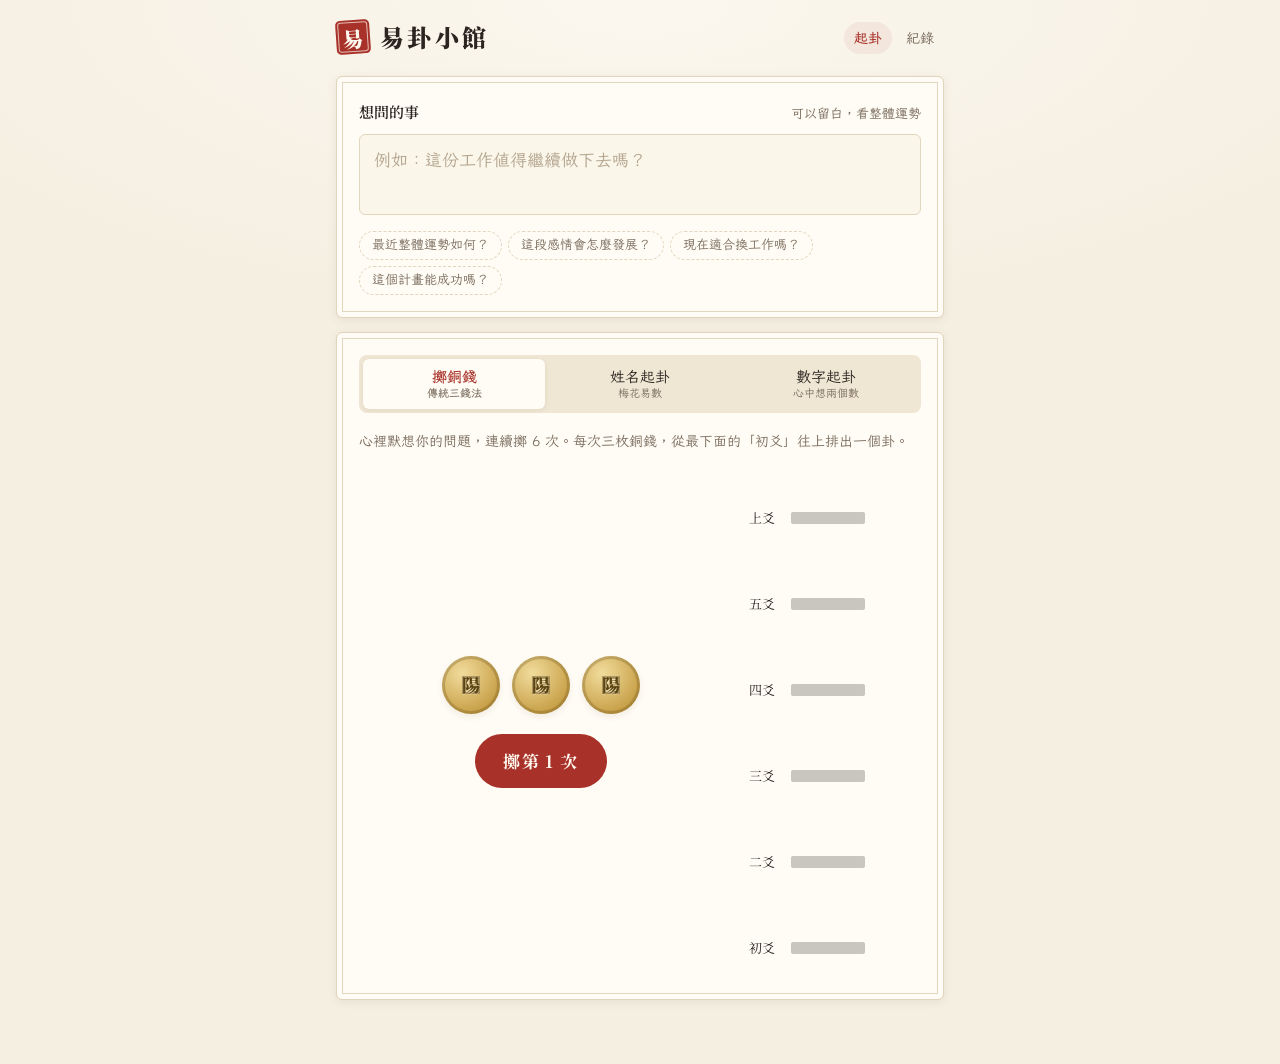
<file: _build/src-iching.html>
<!doctype html><html><head><meta charset=utf8><meta name=viewport content="width=device-width,initial-scale=1,viewport-fit=cover"><style>:root{color-scheme:light;box-sizing:border-box;padding-top:env(safe-area-inset-top,0px);padding-bottom:env(safe-area-inset-bottom,0px)}html{scroll-padding-top:env(safe-area-inset-top,0px)}body{margin:0;padding:0;font:14px -apple-system,BlinkMacSystemFont,sans-serif;background:#fff;color:#000}img{max-width:100%}[hidden]:not([hidden=until-found i]){display:none!important}</style></head><body>
<title>易卦小館</title>
<meta name="claude:viewport-fit-sides" content="cover">
<link rel="preconnect" href="https://fonts.googleapis.com">
<link rel="preconnect" href="https://fonts.gstatic.com" crossorigin>
<link rel="stylesheet" href="https://fonts.googleapis.com/css2?family=LXGW+WenKai+TC:wght@400;700&family=Noto+Serif+TC:wght@600;900&display=swap">
<style>
/* Layout: one calm column on 宣紙 rice paper; 墨 ink for text, 朱砂 cinnabar for anything you touch and for moving lines, 石青 blue for section labels, panels framed like a thread-bound book. Single light theme by choice. */
:root{
  --bg:#f5efe2; --card:#fffcf5; --sunk:#efe6d3;
  --ink:#2b2420; --muted:#7a6c5d; --line:#e2d5bd;
  --jade:#a8322a; --jade-soft:rgba(168,50,42,.07); --on-jade:#fffaf0;
  --cinnabar:#c23a2c; --gold:#b0832a; --qing:#2e5a72;
  --shadow:rgba(80,50,20,.08);
  --f-display:"Noto Serif TC","Songti TC","PMingLiU",serif;
  --f-body:"LXGW WenKai TC","Kaiti TC","STKaiti","Noto Serif TC",serif;
  color-scheme:light;
}
html,body{background:var(--bg);color:var(--ink)}
body{background:radial-gradient(90% 50% at 50% 0%,#fbf7ee 0%,var(--bg) 70%) fixed,var(--bg)}
body{font-family:var(--f-body);font-size:16px;line-height:1.75}
*{box-sizing:border-box}
[hidden]{display:none!important}
button{font:inherit;color:inherit;cursor:pointer}
button:focus-visible,input:focus-visible,textarea:focus-visible{outline:2px solid var(--jade);outline-offset:2px}
h1,h2,h3{font-family:var(--f-display);margin:0;line-height:1.35;text-wrap:balance}

.wrap{max-width:640px;margin:0 auto;padding-block:20px 64px;padding-left:max(16px,env(safe-area-inset-left,0px));padding-right:max(16px,env(safe-area-inset-right,0px))}
.head{display:flex;justify-content:space-between;align-items:flex-end;gap:12px;flex-wrap:wrap;margin-bottom:22px}
.logo{display:flex;align-items:center;gap:10px}
.logo svg{width:30px;height:30px}
.logo h1{font-size:24px;font-weight:900;letter-spacing:.14em}
.seal{width:34px;height:34px;border-radius:5px;background:var(--jade);color:var(--on-jade);display:grid;place-items:center;font-family:var(--f-display);font-weight:900;font-size:21px;box-shadow:inset 0 0 0 2px var(--jade),inset 0 0 0 3px rgba(255,250,240,.7);transform:rotate(-4deg)}
.top-tabs{display:flex;gap:4px}
.top-tabs button{background:none;border:0;padding:4px 10px;border-radius:999px;font-size:14px;color:var(--muted)}
.top-tabs button[aria-selected="true"]{background:var(--jade-soft);color:var(--jade);font-weight:700}

.panel{background:var(--card);border:1px solid var(--line);border-radius:6px;padding:22px;box-shadow:inset 0 0 0 5px var(--card),inset 0 0 0 6px var(--line),0 2px 10px var(--shadow)}
.panel+.panel{margin-top:14px}
.lab{font-family:var(--f-display);font-size:15px;font-weight:600;margin-bottom:8px;display:flex;justify-content:space-between;align-items:baseline;gap:8px}
.lab small{font-family:var(--f-body);font-weight:400;color:var(--muted);font-size:13px}
textarea,input[type=text],input[type=number]{width:100%;font:inherit;font-size:17px;color:var(--ink);background:#fbf6ea;border:1px solid var(--line);border-radius:6px;padding:10px 14px;resize:none}
input::placeholder,textarea::placeholder{color:#b3a48e}
.chips{display:flex;flex-wrap:wrap;gap:6px;margin-top:8px}
.chips button{background:none;border:1px dashed var(--line);border-radius:999px;padding:2px 12px;font-size:13px;color:var(--muted)}

.seg{display:grid;grid-template-columns:repeat(3,1fr);gap:4px;background:var(--sunk);padding:4px;border-radius:8px;margin-bottom:16px}
.seg button{background:none;border:0;border-radius:6px;padding:8px 4px;font-size:15px;line-height:1.3}
.seg button small{display:block;font-size:11px;color:var(--muted)}
.seg button[aria-selected="true"]{background:var(--card);box-shadow:0 1px 4px var(--shadow);color:var(--jade);font-weight:700}
.howto{font-size:14px;color:var(--muted);margin:0 0 14px}

.toss{display:grid;grid-template-columns:1fr auto;gap:18px;align-items:center}
@media(max-width:420px){.toss{grid-template-columns:1fr}}
.coins{display:flex;gap:12px;justify-content:center;margin-bottom:14px}
.coin{width:58px;height:58px;border-radius:50%;display:grid;place-items:center;font-family:var(--f-display);font-weight:900;font-size:18px;
  background:radial-gradient(circle at 35% 30%,#f1dc9c,#c9a24b 70%,#a9832f);color:#5c4410;box-shadow:inset 0 0 0 3px rgba(92,68,16,.25),0 3px 6px var(--shadow);position:relative}
.coin::after{content:"";position:absolute;width:14px;height:14px;border:2px solid rgba(92,68,16,.45);background:rgba(255,255,255,.25)}
.coin span{position:relative;z-index:1;text-shadow:0 1px 0 rgba(255,255,255,.4)}
.coin.yin{background:radial-gradient(circle at 35% 30%,#e9d9b0,#b9a06a 70%,#97814e)}
.coin.spin{animation:spin .55s ease}
@keyframes spin{0%{transform:rotateY(0) translateY(0)}50%{transform:rotateY(540deg) translateY(-26px)}100%{transform:rotateY(1080deg) translateY(0)}}
.tossbtns{display:flex;flex-direction:column;align-items:center;gap:6px}
.rows{display:flex;flex-direction:column-reverse;gap:6px;min-width:180px}
.row{display:grid;grid-template-columns:3.2em 74px 1fr;align-items:center;gap:8px;font-size:13px;color:var(--muted);height:22px}
.row .pos{font-family:var(--f-display);color:var(--ink);font-size:13px}
.row.empty .bar{opacity:.25}
.row .tag{white-space:nowrap}
.row .tag.mv{color:var(--cinnabar);font-weight:700}

.bar{display:flex;gap:10px;height:12px;width:74px}
.bar i{flex:1;background:var(--ink);border-radius:2px}
.bar.mv i{background:var(--cinnabar)}

.btn{border:0;border-radius:999px;padding:12px 28px;font-size:17px;font-weight:700;background:var(--jade);color:var(--on-jade);font-family:var(--f-display);letter-spacing:.08em}
.btn:disabled{opacity:.4;cursor:default}
.btn.ghost{background:none;color:var(--jade);border:1px solid var(--jade)}
.btn.sm{padding:7px 16px;font-size:14px}
.link{background:none;border:0;color:var(--muted);font-size:14px;text-decoration:underline;text-underline-offset:3px;padding:4px}
.center{display:flex;justify-content:center;gap:10px;flex-wrap:wrap;margin-top:16px}

.namegrid{display:grid;grid-template-columns:1fr 1.4fr;gap:10px}
.strokes{display:flex;flex-wrap:wrap;gap:8px;margin-top:14px}
.sk{display:flex;align-items:center;gap:6px;background:var(--sunk);border-radius:6px;padding:6px 8px}
.sk b{font-family:var(--f-display);font-size:22px;width:1.2em;text-align:center}
.sk .n{font-variant-numeric:tabular-nums;width:2.2em;text-align:center;font-size:15px}
.sk .n small{display:block;font-size:10px;color:var(--muted);line-height:1}
.sk button{width:26px;height:26px;border-radius:50%;border:1px solid var(--line);background:var(--card);line-height:1;font-size:15px;padding:0}
.sk.edited .n{color:var(--jade);font-weight:700}
.sk.unknown{outline:1px dashed var(--cinnabar)}
.kx{margin-top:12px;font-size:13px;color:var(--muted);line-height:1.7}
.kx b{display:block;color:var(--ink);font-family:var(--f-display);font-weight:600;font-size:14px}
.formula{margin-top:14px;font-size:14px;color:var(--muted);background:var(--sunk);border-radius:6px;padding:10px 14px}
.formula b{color:var(--ink)}
.nums{display:grid;grid-template-columns:1fr 1fr auto;gap:10px;align-items:end}
.nums label{font-size:13px;color:var(--muted)}

/* result */
.res-q{font-family:var(--f-display);font-size:20px;font-weight:600}
.res-meta{color:var(--muted);font-size:13px;margin-top:2px}
.pair{display:grid;grid-template-columns:1fr auto 1fr;gap:10px;align-items:center;margin:20px 0 6px}
.pair.single{grid-template-columns:1fr}
.hx{text-align:center;display:flex;flex-direction:column;align-items:center;gap:8px}
.hx .k{font-size:12px;color:var(--muted);letter-spacing:.2em}
.hx .lines{display:flex;flex-direction:column-reverse;gap:7px;padding:6px 0;position:relative}
.hx .lines .bar{width:96px;height:13px}
.hx .lines .bar .mk{position:absolute;margin-left:104px;margin-top:-4px;color:var(--cinnabar);font-size:13px;font-weight:700}
.hx .lines>div{position:relative}
.hx .nm{font-family:var(--f-display);font-size:26px;font-weight:900;line-height:1.1}
.hx .fn{font-size:13px;color:var(--muted)}
.arrow{color:var(--muted);font-size:13px;text-align:center;line-height:1.3}
.arrow svg{width:28px;height:16px;display:block;margin:0 auto 2px}
.lv{display:inline-block;font-size:12px;padding:1px 10px;border-radius:999px;border:1px solid currentColor;font-family:var(--f-display);font-weight:600}
.lv-大吉{color:var(--cinnabar)} .lv-吉{color:var(--qing)} .lv-平{color:var(--gold)} .lv-小心{color:var(--muted)}

.key{margin-top:18px;background:var(--jade-soft);border-left:3px solid var(--jade);border-radius:4px;padding:14px 18px}
.key .why{font-size:13px;color:var(--jade);font-weight:700;letter-spacing:.06em}
.key .why span{font-weight:400;color:var(--muted);letter-spacing:0}
.kitem{margin-top:10px}
.kitem .src{font-family:var(--f-display);font-size:18px;font-weight:600}
.kitem .src em{font-style:normal;font-size:13px;color:var(--muted);font-weight:400;margin-right:6px}
.kitem .gl{margin:2px 0 0}

.sec{margin-top:22px}
.sec h3{font-size:17px;margin-bottom:8px;display:flex;align-items:center;gap:8px}
.classic{font-family:var(--f-display);font-size:17px;margin:0 0 4px}
.xiang{color:var(--muted);font-size:15px;margin:0}
.facets{display:grid;grid-template-columns:4.2em 1fr;gap:6px 10px;margin:0}
.facets dt{font-family:var(--f-display);font-weight:600;color:var(--qing)}
.facets dd{margin:0}
details{margin-top:18px;border-top:1px solid var(--line);padding-top:12px}
summary{cursor:pointer;font-family:var(--f-display);font-weight:600;font-size:15px;color:var(--jade);list-style:none}
summary::-webkit-details-marker{display:none}
summary::before{content:"＋ "} details[open] summary::before{content:"－ "}
.alll{list-style:none;padding:0;margin:10px 0 0;display:flex;flex-direction:column-reverse;gap:10px}
.alll li{display:grid;grid-template-columns:3.4em 1fr;gap:8px}
.alll li b{font-family:var(--f-display)}
.alll li.mv b{color:var(--cinnabar)}
.alll li p{margin:0}
.alll li .c{font-family:var(--f-display);font-size:15px}
.alll li .g{color:var(--muted);font-size:14px}
.alll li.extra{order:-1}
.note{font-size:13px;color:var(--muted);margin-top:18px;text-align:center}

.hist{display:flex;flex-direction:column;gap:10px}
.hi{display:flex;gap:14px;align-items:center;background:var(--card);border:1px solid var(--line);border-radius:6px;padding:12px 14px;text-align:left;width:100%}
.hi .mini{display:flex;flex-direction:column-reverse;gap:3px;flex:0 0 auto}
.hi .mini .bar{width:30px;height:4px;gap:4px}
.hi .t{min-width:0;flex:1}
.hi .t b{font-family:var(--f-display);display:block}
.hi .t span{font-size:13px;color:var(--muted);display:block;overflow:hidden;text-overflow:ellipsis;white-space:nowrap}
.empty{text-align:center;color:var(--muted);padding:40px 0}
.toast{position:fixed;left:50%;bottom:calc(24px + env(safe-area-inset-bottom,0px));transform:translateX(-50%);background:var(--ink);color:var(--bg);padding:8px 18px;border-radius:999px;font-size:14px;z-index:30;white-space:nowrap}
.copybox{width:100%;height:200px;font-size:14px;margin-top:10px}
@media (prefers-reduced-motion:reduce){*{animation:none!important;transition:none!important}}
</style>

<div class="wrap">
  <header class="head">
    <div class="logo">
      <span class="seal" aria-hidden="true">易</span>
      <h1>易卦小館</h1>
    </div>
    <nav class="top-tabs" role="tablist">
      <button role="tab" data-tab="cast" aria-selected="true">起卦</button>
      <button role="tab" data-tab="hist" aria-selected="false">紀錄</button>
    </nav>
  </header>

  <main id="v-cast"></main>
  <main id="v-hist" hidden></main>
</div>
<div class="toast" id="toast" hidden></div>

<script>
const HEX=[{"n":1,"name":"乾","full":"乾為天","sym":"䷀","a":"111111","up":"乾","lo":"乾","ci":"元亨利貞。","xiang":"天行健，君子以自強不息。","lv":"大吉","fort":"剛健向上，充滿創造力，時機成熟就能大展身手。","love":"主動積極，但別太強勢，給對方一點空間。","work":"有領導機會，適合開創與承擔重任。","adv":"自強不息，但要懂得收斂鋒芒。","lines":[["初九","潛龍，勿用。"],["九二","見龍在田，利見大人。"],["九三","君子終日乾乾，夕惕若，厲無咎。"],["九四","或躍在淵，無咎。"],["九五","飛龍在天，利見大人。"],["上九","亢龍有悔。"],["用九","見羣龍無首，吉。"]],"mod":["時機未到，先潛藏實力，不要急著行動。","開始嶄露頭角，適合拜訪貴人、尋求提拔。","整天努力不懈，晚上也要反省，雖有壓力但不會出錯。","可進可退，衡量時機再決定要不要躍出。","最巔峰的時刻，大展鴻圖，貴人相助。","爬到太高、太滿，會有後悔，要懂得適可而止。","大家都有能力卻不爭當老大，各自發揮，反而吉利。"]},{"n":2,"name":"坤","full":"坤為地","sym":"䷁","a":"000000","up":"坤","lo":"坤","ci":"元亨，利牝馬之貞。君子有攸往，先迷，後得主，利。西南得朋，東北喪朋。安貞吉。","xiang":"地勢坤，君子以厚德載物。","lv":"吉","fort":"柔順包容，以配合與支持取勝，跟對人就順。","love":"溫柔體貼，以真心經營，關係穩定。","work":"適合輔佐、執行，不宜搶當領頭。","adv":"順勢而為，厚德載物。","lines":[["初六","履霜，堅冰至。"],["六二","直方大，不習無不利。"],["六三","含章可貞；或從王事，無成有終。"],["六四","括囊，無咎無譽。"],["六五","黃裳，元吉。"],["上六","龍戰於野，其血玄黃。"],["用六","利永貞。"]],"mod":["踩到薄霜，就知道寒冬將至，要防微杜漸。","正直、端方、寬大，不必刻意學習也無往不利。","有才華但先含蓄不露，輔佐他人也能有好結果。","把口袋束緊，謹言慎行，就不會出錯也不招禍。","以謙和中庸的態度處世，大吉。","兩強相爭，兩敗俱傷，要避免硬碰硬。","長久堅守正道，就會有好結果。"]},{"n":3,"name":"屯","full":"水雷屯","sym":"䷂","a":"100010","up":"坎","lo":"震","ci":"元亨，利貞；勿用有攸往，利建侯。","xiang":"雲雷，屯。君子以經綸。","lv":"小心","fort":"萬事起頭難，局面混亂但充滿生機，需要耐心開創。","love":"關係剛萌芽，進展慢，別急著定下來。","work":"創業初期辛苦，宜找人合作、穩住根基。","adv":"先站穩腳步，找幫手，不要冒進。","lines":[["初九","磐桓；利居貞，利建侯。"],["六二","屯如，邅如，乘馬班如。匪寇婚媾。女子貞不字，十年乃字。"],["六三","即鹿無虞，惟入於林中，君子幾，不如舍，往吝。"],["六四","乘馬班如，求婚媾，往吉，無不利。"],["九五","屯其膏，小貞吉，大貞凶。"],["上六","乘馬班如，泣血漣如。"]],"mod":["徘徊難進，先守住正道，可尋找可靠夥伴。","處境艱難，對方還不是對的人，耐心等待時機。","沒有嚮導就闖進森林，只會迷路，不如放棄。","主動去追求合作或婚事，前往吉利。","資源不足，小事可成，大事要謹慎。","進退兩難，傷心落淚，但這種困境不會持續太久。"]},{"n":4,"name":"蒙","full":"山水蒙","sym":"䷃","a":"010001","up":"艮","lo":"坎","ci":"亨。匪我求童蒙，童蒙求我。初筮告，再三瀆，瀆則不告。利貞。","xiang":"山下出泉，蒙。君子以果行育德。","lv":"平","fort":"處於懵懂學習的階段，需要虛心求教。","love":"對感情還不夠了解，多溝通、別盲目。","work":"適合進修學習，找好老師帶領。","adv":"誠心請教，不懂就問，別一再重複同樣問題。","lines":[["初六","發矇，利用刑人，用說桎梏；以往吝。"],["九二","包蒙，吉。納婦，吉；子克家。"],["六三","勿用取女，見金夫，不有躬，無攸利。"],["六四","困蒙，吝。"],["六五","童蒙，吉。"],["上九","擊蒙；不利為寇，利禦寇。"]],"mod":["用適當的規範啟發，打好基礎，但不要過於嚴苛。","包容無知的人，像娶得好妻子，家運興旺。","不要被外表吸引而失去自我，這段關係不利。","困在無知裡，與賢人疏遠，會有遺憾。","像孩童般虛心學習，吉利。","教導時要防範錯誤，而非用強硬手段懲罰。"]},{"n":5,"name":"需","full":"水天需","sym":"䷄","a":"111010","up":"坎","lo":"乾","ci":"有孚，光亨，貞吉，利涉大川。","xiang":"雲上於天，需。君子以飲食宴樂。","lv":"吉","fort":"時機未到，需要耐心等待，但前景是光明的。","love":"慢慢培養感情，水到渠成，不要逼對方表態。","work":"計畫需要等待時機，先準備好實力。","adv":"耐心等候，吃好睡好，保持信心。","lines":[["初九","需於郊，利用恆，無咎。"],["九二","需於沙，小有言；終吉。"],["九三","需於泥，致寇至。"],["六四","需於血，出自穴。"],["九五","需於酒食，貞吉。"],["上六","入於穴，有不速之客三人來；敬之，終吉。"]],"mod":["在郊外等待，保持平常心，不會有過失。","在沙地等待，有些閒言閒語，最終吉利。","在泥沼裡等待，反而招來麻煩，要提高警覺。","處境危險，要想辦法從困境中脫身。","邊吃邊喝地等待，保持正道，吉利。","落入險境，但有意外的客人來相助，以禮相待終吉。"]},{"n":6,"name":"訟","full":"天水訟","sym":"䷅","a":"010111","up":"乾","lo":"坎","ci":"有孚，窒惕，中吉；終凶。利見大人，不利涉大川。","xiang":"天與水違行，訟。君子以作事謀始。","lv":"小心","fort":"容易起爭執或官司，退一步海闊天空。","love":"溝通不良、容易吵架，先冷靜再談。","work":"合約糾紛、意見衝突，凡事留紀錄。","adv":"和為貴，避免興訟，適可而止。","lines":[["初六","不永所事，小有言，終吉。"],["九二","不克訟，歸而逋，其邑人三百戶，無眚。"],["六三","食舊德，貞厲，終吉；或從王事，無成。"],["九四","不克訟；復即命，渝，安貞，吉。"],["九五","訟，元吉。"],["上九","或錫之鞶帶，終朝三褫之。"]],"mod":["不要讓爭執拖下去，雖有小口角，最後吉利。","打不贏官司就趕緊退回，保住安全。","守住原本的本分，雖有危險，最後吉利。","爭不贏就回頭，安分守己，吉利。","公正的裁判出現，非常吉利。","即使贏了得到賞賜，也會很快失去，不值得。"]},{"n":7,"name":"師","full":"地水師","sym":"䷆","a":"010000","up":"坤","lo":"坎","ci":"貞，丈人吉，無咎。","xiang":"地中有水，師。君子以容民畜眾。","lv":"吉","fort":"需要組織與紀律，由有經驗的人帶領才能成功。","love":"關係需要明確原則，有共同目標更穩定。","work":"適合帶團隊、統籌專案，嚴守紀律。","adv":"師出有名、用人得當。","lines":[["初六","師出以律，否臧凶。"],["九二","在師中吉，無咎；王三錫命。"],["六三","師或輿尸，凶。"],["六四","師左次，無咎。"],["六五","田有禽，利執言，無咎；長子帥師，弟子輿尸，貞凶。"],["上六","大君有命，開國承家，小人勿用。"]],"mod":["出發一定要有紀律，否則會失敗。","身居團隊核心，處事得當，受到上位者多次嘉獎。","團隊可能吃敗仗，有凶險。","暫時撤退，保存實力，沒有過錯。","有正當理由出擊，但要任用有經驗的人，不能讓外行主導。","成功之後論功行賞，但不要重用小人。"]},{"n":8,"name":"比","full":"水地比","sym":"䷇","a":"000010","up":"坎","lo":"坤","ci":"吉。原筮，元永貞，無咎。不寧方來，後夫凶。","xiang":"地上有水，比。先王以建萬國，親諸侯。","lv":"吉","fort":"人和為貴，親近良師益友，互相扶持。","love":"兩情相悅，適合穩定交往，及早表態。","work":"合作順利，人脈帶來機會。","adv":"真誠待人，主動靠近對的人，別遲疑。","lines":[["初六","有孚比之，無咎；有孚盈缶，終來有它，吉。"],["六二","比之自內，貞吉。"],["六三","比之匪人。"],["六四","外比之，貞吉。"],["九五","顯比；王用三驅，失前禽。邑人不誡，吉。"],["上六","比之無首，凶。"]],"mod":["以誠信與人親近，會有意外的收穫。","發自內心的親近，堅持正道吉利。","親近了不對的人，要小心。","對外親近賢人，堅守正道吉利。","光明正大的親近，來去自由，不強求，吉利。","錯過了親近的時機，會有凶險。"]},{"n":9,"name":"小畜","full":"風天小畜","sym":"䷈","a":"111011","up":"巽","lo":"乾","ci":"亨。密雲不雨，自我西郊。","xiang":"風行天上，小畜。君子以懿文德。","lv":"平","fort":"小有積蓄，但還不足以大展身手，持續累積。","love":"感情進展緩慢，有些小阻礙，耐心經營。","work":"小有成果，還需要時間蓄積實力。","adv":"密雲不雨，時機未到，先做好準備。","lines":[["初九","復自道，何其咎？吉。"],["九二","牽復，吉。"],["九三","輿說輻，夫妻反目。"],["六四","有孚，血去惕出，無咎。"],["九五","有孚攣如，富以其鄰。"],["上九","既雨既處，尚德載；婦貞厲，月幾望；君子征凶。"]],"mod":["回到自己的正道，有什麼過錯呢？吉利。","和志同道合的人一起回到正道，吉利。","車輪脫落，夫妻反目，關係出現裂痕。","以誠信待人，憂慮消除，沒有過錯。","以誠信與人相連，和鄰居共享財富。","雨已降下，可以安歇了，但不宜再往前，要知足。"]},{"n":10,"name":"履","full":"天澤履","sym":"䷉","a":"110111","up":"乾","lo":"兌","ci":"履虎尾，不咥人，亨。","xiang":"上天下澤，履。君子以辨上下，定民志。","lv":"平","fort":"如履虎尾，處境有些危險，謹慎有禮就能平安。","love":"注意相處的分寸，尊重對方。","work":"職場上要守禮節，不要越級冒犯。","adv":"小心謹慎，按規矩做事。","lines":[["初九","素履，往，無咎。"],["九二","履道坦坦，幽人貞吉。"],["六三","眇能視，跛能履，履虎尾，咥人，凶；武人為於大君。"],["九四","履虎尾，愬愬，終吉。"],["九五","夬履，貞厲。"],["上九","視履考祥，其旋元吉。"]],"mod":["保持樸素本色前進，沒有過錯。","走在平坦的道路上，安靜守正，吉利。","能力不足卻逞強，像踩到老虎尾巴被咬，凶。","踩到老虎尾巴，戒慎恐懼，最後吉利。","做事果決，但要注意危險。","回顧走過的路，考察得失，非常吉利。"]},{"n":11,"name":"泰","full":"地天泰","sym":"䷊","a":"111000","up":"坤","lo":"乾","ci":"小往大來，吉，亨。","xiang":"天地交，泰。后以財成天地之道，輔相天地之宜，以左右民。","lv":"大吉","fort":"天地交泰，上下通暢，萬事亨通。","love":"感情和諧甜蜜，適合更進一步。","work":"團隊合作順暢，事業興旺。","adv":"順境中保持清醒，居安思危。","lines":[["初九","拔茅茹，以其匯，征吉。"],["九二","包荒，用馮河，不遐遺；朋亡，得尚於中行。"],["九三","無平不陂，無往不復；艱貞無咎，勿恤其孚，於食有福。"],["六四","翩翩，不富，以其鄰，不戒以孚。"],["六五","帝乙歸妹，以祉元吉。"],["上六","城復於隍，勿用師，自邑告命，貞吝。"]],"mod":["拔起茅草根連著根，和同伴一起前進，吉利。","包容寬厚，不遺漏遠方的人，不結黨營私。","沒有永遠平坦的路，有去就有回；堅守正道就沒事，生活自有福氣。","放下身段與人往來，以誠相待。","像帝王嫁女兒，以謙下的態度結合，大吉。","城牆倒塌回到壕溝，好運將盡，要守成，不宜動兵。"]},{"n":12,"name":"否","full":"天地否","sym":"䷋","a":"000111","up":"乾","lo":"坤","ci":"否之匪人，不利君子貞，大往小來。","xiang":"天地不交，否。君子以儉德闢難，不可榮以祿。","lv":"小心","fort":"上下不通，處於閉塞低潮，小人當道。","love":"溝通不良、彼此疏遠，需要耐心。","work":"升遷受阻，不宜冒進或大投資。","adv":"守住原則，低調度過，否極自然泰來。","lines":[["初六","拔茅茹，以其匯，貞吉，亨。"],["六二","包承，小人吉。大人否，亨。"],["六三","包羞。"],["九四","有命無咎，疇離祉。"],["九五","休否，大人吉；其亡其亡，繫於苞桑。"],["上九","傾否，先否後喜。"]],"mod":["拔起茅草根連著根，和同伴一起守正，吉利。","包容順從，小人得吉，君子要守住清高。","包藏羞辱，處境尷尬。","順應天命行事，沒有過錯，同伴也得福。","閉塞將要結束，大人吉利，但仍要時時警惕。","閉塞到了盡頭，先否後喜，好運來了。"]},{"n":13,"name":"同人","full":"天火同人","sym":"䷌","a":"101111","up":"乾","lo":"離","ci":"同人於野，亨。利涉大川，利君子貞。","xiang":"天與火，同人。君子以類族辨物。","lv":"吉","fort":"志同道合，與人合作就能成功，宜光明正大。","love":"以朋友為基礎的感情，坦誠最重要。","work":"團隊合作、結盟有利。","adv":"以公心待人，不搞小圈圈。","lines":[["初九","同人於門，無咎。"],["六二","同人於宗，吝。"],["九三","伏戎於莽，升其高陵，三歲不興。"],["九四","乘其墉，弗克攻，吉。"],["九五","同人，先號咷，而後笑，大師克相遇。"],["上九","同人於郊，無悔。"]],"mod":["在門外與人和同，光明磊落，沒有過錯。","只和自己宗族的人好，心胸太窄，會有遺憾。","埋伏兵馬、登高窺探，三年都無法起事。","爬上城牆卻沒有攻打，懂得回頭就吉利。","先痛哭後大笑，大軍相遇，終於會合。","在郊外與人和同，雖然孤獨但沒有後悔。"]},{"n":14,"name":"大有","full":"火天大有","sym":"䷍","a":"111101","up":"離","lo":"乾","ci":"元亨。","xiang":"火在天上，大有。君子以遏惡揚善，順天休命。","lv":"大吉","fort":"豐盛富足，如日中天，收穫滿滿。","love":"感情豐收，魅力強，易得對方傾心。","work":"事業財運俱佳，適合擴展。","adv":"富而不驕，分享成果。","lines":[["初九","無交害，匪咎；艱則無咎。"],["九二","大車以載，有攸往，無咎。"],["九三","公用亨於天子，小人弗克。"],["九四","匪其彭，無咎。"],["六五","厥孚交如，威如，吉。"],["上九","自天祐之，吉無不利。"]],"mod":["不和有害的人往來，記得創業艱難，就沒有過錯。","用大車裝載財物，有能力承擔重任，往前沒有過錯。","把成就奉獻出來，小人做不到這點。","不炫耀自己的富有，沒有過錯。","以誠信與人交往，又有威嚴，吉利。","得到上天保佑，吉利，無往不利。"]},{"n":15,"name":"謙","full":"地山謙","sym":"䷎","a":"001000","up":"坤","lo":"艮","ci":"亨，君子有終。","xiang":"地中有山，謙。君子以裒多益寡，稱物平施。","lv":"大吉","fort":"謙虛有禮，處處受歡迎，凡事亨通。","love":"以謙和態度相處，感情和睦。","work":"謙虛的態度贏得信任，穩定上升。","adv":"越成功越要謙虛。","lines":[["初六","謙謙君子，用涉大川，吉。"],["六二","鳴謙，貞吉。"],["九三","勞謙，君子有終，吉。"],["六四","無不利，撝謙。"],["六五","不富以其鄰，利用侵伐，無不利。"],["上六","鳴謙，利用行師，征邑國。"]],"mod":["謙虛再謙虛，可以渡過大河，吉利。","謙虛的名聲傳開來，守正吉利。","有功勞仍然謙虛，最後吉利。","發揮謙虛的美德，無往不利。","不靠財富也能得到鄰居支持，必要時可以出擊。","謙虛的名聲遠播，可以整頓自己的範圍。"]},{"n":16,"name":"豫","full":"雷地豫","sym":"䷏","a":"000100","up":"震","lo":"坤","ci":"利建侯，行師。","xiang":"雷出地奮，豫；先王以作樂崇德，殷薦之上帝，以配祖考。","lv":"吉","fort":"歡樂愉悅，事前做好準備就能順利。","love":"甜蜜愉快，但別只顧享樂。","work":"適合佈局規劃、建立團隊。","adv":"樂而不淫，預先做好準備。","lines":[["初六","鳴豫，凶。"],["六二","介於石，不終日，貞吉。"],["六三","盱豫，悔。遲有悔。"],["九四","由豫，大有得；勿疑。朋盍簪。"],["六五","貞疾，恆不死。"],["上六","冥豫，成有渝，無咎。"]],"mod":["得意忘形地炫耀，凶。","堅定如石，不用一整天就能看清，守正吉利。","巴結討好上位者，會後悔；遲疑不決也會後悔。","眾人因你而歡樂，大有收穫，不必懷疑，朋友會聚集。","長期有小病痛，但不會死，要注意健康。","沉迷享樂已到極點，及時改變就沒有過錯。"]},{"n":17,"name":"隨","full":"澤雷隨","sym":"䷐","a":"100110","up":"兌","lo":"震","ci":"元亨，利貞，無咎。","xiang":"澤中有雷，隨。君子以嚮晦入宴息。","lv":"吉","fort":"隨順時勢，懂得變通，跟對人就會順利。","love":"隨緣相處，彼此配合，關係和諧。","work":"跟隨好的領導或趨勢，有收穫。","adv":"擇善而從，該跟就跟，該變就變。","lines":[["初九","官有渝，貞吉；出門交有功。"],["六二","係小子，失丈夫。"],["六三","係丈夫，失小子；隨有求得，利居貞。"],["九四","隨有獲，貞凶；有孚在道，以明，何咎？"],["九五","孚於嘉，吉。"],["上六","拘繫之，乃從維之；王用亨於西山。"]],"mod":["觀念改變，守正吉利，出門與人交往會有成就。","跟隨小人，就會失去君子。","跟隨君子，就會失去小人，跟隨有所得，宜守正。","跟隨者有所收穫，但要以誠信行事。","以誠信追求美好，吉利。","緊緊維繫在一起，受到敬重。"]},{"n":18,"name":"蠱","full":"山風蠱","sym":"䷑","a":"011001","up":"艮","lo":"巽","ci":"元亨，利涉大川。先甲三日，後甲三日。","xiang":"山下有風，蠱。君子以振民育德。","lv":"平","fort":"積弊已久，需要整頓革新，撥亂反正。","love":"關係有舊問題要處理，誠實面對。","work":"適合改革、修正舊制度。","adv":"謀定而後動，著手整頓。","lines":[["初六","幹父之蠱，有子，考無咎，厲終吉。"],["九二","幹母之蠱，不可貞。"],["九三","幹父之蠱，小有悔，無大咎。"],["六四","裕父之蠱，往見吝。"],["六五","幹父之蠱，用譽。"],["上九","不事王侯，高尚其事。"]],"mod":["修正父親留下的問題，兒子能承擔，最後吉利。","修正母親留下的問題，不能太強硬。","修正父親的問題，雖有小遺憾，但沒有大過錯。","放任父親的問題不管，繼續下去會有遺憾。","修正父親的問題，獲得讚譽。","不攀附權貴，專注在自己認為有價值的事情上。"]},{"n":19,"name":"臨","full":"地澤臨","sym":"䷒","a":"110000","up":"坤","lo":"兌","ci":"元亨，利貞；至於八月，有凶。","xiang":"澤上有地，臨。君子以教思無窮，容保民無疆。","lv":"吉","fort":"好運降臨，正在成長擴展，宜積極把握。","love":"感情升溫，適合主動照顧對方。","work":"事業擴展，適合帶領與管理。","adv":"把握時機，但好景有時，要預作準備。","lines":[["初九","咸臨，貞吉。"],["九二","咸臨，吉，無不利。"],["六三","甘臨，無攸利；既憂之，無咎。"],["六四","至臨，無咎。"],["六五","知臨，大君之宜，吉。"],["上六","敦臨，吉，無咎。"]],"mod":["以感化的方式親臨，守正吉利。","以感化的方式親臨，吉利，無往不利。","用甜言蜜語來管理，沒有好處，若能憂慮改正則無過錯。","親自到場，沒有過錯。","以智慧來管理，是領導者應有的作為，吉利。","以敦厚的態度親臨，吉利，沒有過錯。"]},{"n":20,"name":"觀","full":"風地觀","sym":"䷓","a":"000011","up":"巽","lo":"坤","ci":"盥而不薦，有孚顒若。","xiang":"風行地上，觀。先王以省方觀民設教。","lv":"平","fort":"觀察時局、靜觀其變，也是被他人觀看的時候。","love":"先觀察了解，不要急著決定。","work":"多看多學，注意自己的形象與示範。","adv":"先看清楚再行動，以身作則。","lines":[["初六","童觀，小人無咎，君子吝。"],["六二","窺觀，利女貞。"],["六三","觀我生，進退。"],["六四","觀國之光，利用賓於王。"],["九五","觀我生，君子無咎。"],["上九","觀其生，君子無咎。"]],"mod":["像小孩一樣幼稚地觀察，小人無妨，君子就不好。","從門縫偷看，眼界太窄。","觀察自己的言行，決定進退。","觀察國家的光輝，適合去當貴賓、求取功名。","觀察自己的作為，君子沒有過錯。","觀察別人的作為，君子沒有過錯。"]},{"n":21,"name":"噬嗑","full":"火雷噬嗑","sym":"䷔","a":"100101","up":"離","lo":"震","ci":"亨，利用獄。","xiang":"雷電，噬嗑。先王以明罰敕法。","lv":"平","fort":"有阻礙卡在中間，需要果斷處理、明辨是非。","love":"有第三者或誤會阻隔，需要說清楚。","work":"適合處理糾紛、法律事務。","adv":"咬斷阻礙，賞罰分明。","lines":[["初九","屨校滅趾，無咎。"],["六二","噬膚滅鼻，無咎。"],["六三","噬臘肉，遇毒；小吝，無咎。"],["九四","噬乾胏，得金矢；利艱貞，吉。"],["六五","噬乾肉，得黃金，貞厲，無咎。"],["上九","何校滅耳，凶。"]],"mod":["腳上戴刑具，傷到腳趾，小懲大戒，沒有過錯。","咬到柔軟的肉，鼻子都陷進去了，有點過頭但無過錯。","咬到臘肉遇到毒，有小遺憾，沒有大過錯。","咬到帶骨的乾肉，得到金屬箭頭，艱難中守正吉利。","咬到乾肉得到黃金，守正防危，沒有過錯。","脖子戴著刑具遮住耳朵，聽不進勸告，凶。"]},{"n":22,"name":"賁","full":"山火賁","sym":"䷕","a":"101001","up":"艮","lo":"離","ci":"亨，小利有攸往。","xiang":"山下有火，賁。君子以明庶政，無敢折獄。","lv":"平","fort":"重視外在修飾與美感，但本質更重要。","love":"外表吸引，但要看內在是否合得來。","work":"包裝與形象有助益，小事可成。","adv":"文質彬彬，不要只重外表。","lines":[["初九","賁其趾，舍車而徒。"],["六二","賁其須。"],["九三","賁如，濡如，永貞吉。"],["六四","賁如，皤如，白馬翰如，匪寇，婚媾。"],["六五","賁於丘園，束帛戔戔；吝，終吉。"],["上九","白賁，無咎。"]],"mod":["裝飾自己的腳趾，捨棄車子而步行，安守本分。","修飾自己的鬍鬚，跟隨上位者行動。","裝飾得光鮮亮麗，長久守正吉利。","素白的裝飾，騎著白馬飛奔，不是強盜而是來求婚的。","裝飾山丘園林，禮物雖少，雖有遺憾最終吉利。","用素白作裝飾，返璞歸真，沒有過錯。"]},{"n":23,"name":"剝","full":"山地剝","sym":"䷖","a":"000001","up":"艮","lo":"坤","ci":"不利有攸往。","xiang":"山附於地，剝。上以厚下安宅。","lv":"小心","fort":"處於消耗剝落的階段，不宜冒進，先保存實力。","love":"關係可能走下坡，需要修補基礎。","work":"運勢較弱，守成為上，不宜擴張。","adv":"順勢而止，剝極必復。","lines":[["初六","剝床以足，蔑貞；凶。"],["六二","剝床以辨，蔑貞凶。"],["六三","剝之，無咎。"],["六四","剝床以膚，凶。"],["六五","貫魚以宮人寵，無不利。"],["上九","碩果不食，君子得輿，小人剝廬。"]],"mod":["床腳開始損壞，問題從根基萌芽，要及早處理。","床板邊緣也壞了，情況惡化，要小心。","雖處剝落之中卻能脫離小人，沒有過錯。","損及床面、傷到皮膚，凶。","像魚串一樣帶領眾人，得到寵愛，無往不利。","碩大的果實沒被吃掉，君子得到車子，小人房子被拆。"]},{"n":24,"name":"復","full":"地雷復","sym":"䷗","a":"100000","up":"坤","lo":"震","ci":"亨。出入無疾，朋來無咎。反覆其道，七日來複，利有攸往。","xiang":"雷在地中，復。先王以至日閉關，商旅不行，后不省方。","lv":"吉","fort":"一陽來復，低潮結束，好運正在回來。","love":"有復合或重新開始的機會。","work":"事業回升，適合重新出發。","adv":"從小處重新開始，循序漸進。","lines":[["初九","不遠復，無祗悔，元吉。"],["六二","休復，吉。"],["六三","頻復，厲無咎。"],["六四","中行獨復。"],["六五","敦復，無悔。"],["上六","迷復，凶，有災眚。用行師，終有大敗；以其國，君凶，至於十年不克征。"]],"mod":["走不遠就回頭，沒有大悔恨，大吉。","美好的回歸，吉利。","反覆迷失又回頭，雖有危險但沒有過錯。","在眾人中獨自回歸正道。","以敦厚的態度回歸，沒有悔恨。","迷失了不知回頭，凶，會有災禍。"]},{"n":25,"name":"無妄","full":"天雷無妄","sym":"䷘","a":"100111","up":"乾","lo":"震","ci":"元亨利貞。其匪正有眚，不利有攸往。","xiang":"天下雷行，物與無妄。先王以茂對時，育萬物。","lv":"平","fort":"真誠自然、不妄為就吉，動歪腦筋就有災。","love":"以真心相待，不要算計。","work":"腳踏實地，不要投機取巧。","adv":"順其自然，不存非分之想。","lines":[["初九","無妄，往吉。"],["六二","不耕穫，不菑畬，則利有攸往。"],["六三","無妄之災：或繫之牛，行人之得，邑人之災。"],["九四","可貞，無咎。"],["九五","無妄之疾，勿藥有喜。"],["上九","無妄，行有眚，無攸利。"]],"mod":["不妄為，前往吉利。","不耕種就想收成是不可能的，按部就班才有利。","無故遭到意外之災，像路人牽走了牛，村民被冤枉。","可以守住正道，沒有過錯。","沒有亂來卻生了病，不用吃藥自然會好。","不妄為但行動不合時宜，會有災禍，沒有好處。"]},{"n":26,"name":"大畜","full":"山天大畜","sym":"䷙","a":"111001","up":"艮","lo":"乾","ci":"利貞，不家食，吉；利涉大川。","xiang":"天在山中，大畜。君子以多識前言往行，以畜其德。","lv":"吉","fort":"大量蓄積實力與學識，時機成熟就能大成。","love":"感情在累積中，慢慢穩定。","work":"適合進修、累積資源，日後大用。","adv":"厚積薄發，養賢儲才。","lines":[["初九","有厲，利已。"],["九二","輿說輹。"],["九三","良馬逐，利艱貞。曰閒輿衛，利有攸往。"],["六四","童牛之牿，元吉。"],["六五","豶豕之牙，吉。"],["上九","何天之衢，亨。"]],"mod":["有危險，暫停為宜。","車軸脫落，停下來不前進。","良馬奔馳，艱難中守正有利，每天練習駕車與防衛。","給小牛角套上橫木，防患於未然，大吉。","閹割過的豬牙不再傷人，吉利。","通達的天路，暢行無阻，亨通。"]},{"n":27,"name":"頤","full":"山雷頤","sym":"䷚","a":"100001","up":"艮","lo":"震","ci":"貞吉，觀頤，自求口實。","xiang":"山下有雷，頤。君子以慎言語，節飲食。","lv":"平","fort":"重視養生與自我照顧，也要謹言慎行。","love":"照顧彼此的需要，注意說話方式。","work":"注意本業與生計，不要貪多。","adv":"節制飲食與言語，自食其力。","lines":[["初九","舍爾靈龜，觀我朵頤，凶。"],["六二","顛頤；拂經於丘頤，征凶。"],["六三","拂頤；貞凶，十年勿用；無攸利。"],["六四","顛頤，吉；虎視眈眈，其欲逐逐，無咎。"],["六五","拂經；居貞吉，不可涉大川。"],["上九","由頤；厲吉，利涉大川。"]],"mod":["放下自己的寶貴，羨慕別人的飲食，凶。","向下求養卻違背常理，前往會凶。","違背養生之道，十年都不得施展，沒有好處。","向下求養，吉利，像老虎眈眈注視，無過錯。","違反常規，安居守正吉利，不宜冒險。","天下靠他來養，雖危險但吉利，宜渡大河。"]},{"n":28,"name":"大過","full":"澤風大過","sym":"䷛","a":"011110","up":"兌","lo":"巽","ci":"棟橈；利有攸往，亨。","xiang":"澤滅木，大過；君子以獨立不懼，遁世無悶。","lv":"小心","fort":"負荷過重、壓力極大，需要非常手段才能度過。","love":"關係失衡，一方付出過多。","work":"責任太重，要找人分擔。","adv":"非常時期要果斷，但別硬撐。","lines":[["初六","藉用白茅，無咎。"],["九二","枯楊生稊，老夫得其女妻；無不利。"],["九三","棟橈，凶。"],["九四","棟隆，吉；有它，吝。"],["九五","枯楊生華，老婦得其士夫，無咎無譽。"],["上六","過涉滅頂；凶，無咎。"]],"mod":["用白茅鋪墊，謹慎行事，沒有過錯。","枯楊長出新芽，老夫娶少妻，無往不利。","屋樑彎曲，凶。","屋樑隆起，吉利，但有其他事會有遺憾。","枯楊開花，老婦嫁少夫，無過錯也無讚譽。","涉水過深淹沒頭頂，凶，但無可責備。"]},{"n":29,"name":"坎","full":"坎為水","sym":"䷜","a":"010010","up":"坎","lo":"坎","ci":"有孚，維心亨。行有尚。","xiang":"水洊至，習坎。君子以常德行，習教事。","lv":"小心","fort":"重重險阻，困難接踵而來，但誠信可以渡過。","love":"感情多波折，需要互相信任。","work":"處境艱難，穩紮穩打。","adv":"保持信心，習慣險境，以誠渡難。","lines":[["初六","習坎，入於坎窞，凶。"],["九二","坎有險，求小得。"],["六三","來之坎坎，險且枕，入於坎窞，勿用。"],["六四","樽酒，簋貳，用缶，納約自牖，終無咎。"],["九五","坎不盈，祗既平，無咎。"],["上六","係用徽纆，寘於叢棘，三歲不得，凶。"]],"mod":["落入深坑之中，凶。","坑中有危險，只能求小有所得。","來去都是險坑，先停下不要亂動。","一杯酒、一碗飯，用瓦器簡單進獻，誠心最終無過錯。","坑還沒填滿，但快平了，沒有過錯。","被繩索捆住，困在荊棘中，三年不得脫身，凶。"]},{"n":30,"name":"離","full":"離為火","sym":"䷝","a":"101101","up":"離","lo":"離","ci":"利貞，亨。畜牝牛，吉。","xiang":"明兩作，離。大人以繼明照於四方。","lv":"吉","fort":"光明美麗，依附正確的事物就能發光發熱。","love":"熱情吸引，但要找到可依靠的對象。","work":"適合需要表現與才華的工作。","adv":"依附正道，保持光明。","lines":[["初九","履錯然，敬之，無咎。"],["六二","黃離，元吉。"],["九三","日昃之離，不鼓缶而歌，則大耋之嗟，凶。"],["九四","突如其來如，焚如，死如，棄如。"],["六五","出涕沱若，戚嗟若，吉。"],["上九","王用出征，有嘉折首，獲匪其醜，無咎。"]],"mod":["腳步錯亂，恭敬謹慎就沒有過錯。","黃色的光明，中正之道，大吉。","夕陽西下，不及時行樂就會悲嘆衰老，凶。","突然到來，像火燒起又熄滅，被拋棄。","淚流滿面、憂傷嘆息，但因此警醒而吉利。","君王出征，有功勞，只懲首惡，沒有過錯。"]},{"n":31,"name":"咸","full":"澤山咸","sym":"䷞","a":"001110","up":"兌","lo":"艮","ci":"亨，利貞。取女吉。","xiang":"山上有澤，咸。君子以虛受人。","lv":"吉","fort":"彼此感應、心意相通，以真心打動人。","love":"兩情相悅，很適合戀愛與求婚。","work":"人際互動好，以誠意打動客戶。","adv":"虛心以待，真誠交流。","lines":[["初六","咸其拇。"],["六二","咸其腓，凶；居吉。"],["九三","咸其股，執其隨，往吝。"],["九四","貞吉，悔亡，憧憧往來，朋從爾思。"],["九五","咸其脢，無悔。"],["上六","咸其輔頰舌。"]],"mod":["感應在腳拇趾，心動但還沒行動。","感應在小腿，急著行動會凶，安居吉利。","感應在大腿，盲目跟隨，前往會有遺憾。","守正吉利，悔恨消失；心神不定，只有朋友跟隨你。","感應在背上，沒有悔恨。","感應在嘴巴，光說不練。"]},{"n":32,"name":"恆","full":"雷風恆","sym":"䷟","a":"011100","up":"震","lo":"巽","ci":"亨，無咎，利貞，利有攸往。","xiang":"雷風，恆。君子以立不易方。","lv":"吉","fort":"恆心持久，堅守原則就能長久順利。","love":"穩定長久的關係，適合承諾。","work":"持之以恆，穩定發展。","adv":"守常不變，但也要與時俱進。","lines":[["初六","浚恆，貞凶，無攸利。"],["九二","悔亡。"],["九三","不恆其德，或承之羞；貞吝。"],["九四","田無禽。"],["六五","恆其德，貞；婦人吉，夫子凶。"],["上六","振恆，凶。"]],"mod":["一開始就要求太深，守正也凶。","悔恨消失。","不能堅持自己的德行，會蒙受羞辱。","田獵卻沒有獵物，方向錯了。","保持恆久的德行，對女子吉，對男子凶（要懂得變通）。","動搖不定、無法持恆，凶。"]},{"n":33,"name":"遯","full":"天山遯","sym":"䷠","a":"001111","up":"乾","lo":"艮","ci":"亨，小利貞。","xiang":"天下有山，遁。君子以遠小人，不惡而嚴。","lv":"平","fort":"小人得勢，宜退避保身，以退為進。","love":"暫時保持距離，冷靜一下。","work":"適合暫時退出、轉換跑道。","adv":"知所進退，退而不失其志。","lines":[["初六","遁尾，厲，勿用有攸往。"],["六二","執之用黃牛之革，莫之勝說。"],["九三","係遁，有疾厲；畜臣妾，吉。"],["九四","好遁，君子吉，小人否。"],["九五","嘉遁，貞吉。"],["上九","肥遁，無不利。"]],"mod":["退在最後，有危險，不宜有所行動。","用黃牛皮綁住，意志堅定不動搖。","被牽絆而無法退避，有危險，蓄養僕妾吉。","好好退隱，君子吉，小人做不到。","完美的退隱，守正吉利。","從容的退隱，無往不利。"]},{"n":34,"name":"大壯","full":"雷天大壯","sym":"䷡","a":"111100","up":"震","lo":"乾","ci":"利貞。","xiang":"雷在天上，大壯。君子以非禮弗履。","lv":"吉","fort":"氣勢強盛，但要守正，不可恃強凌弱。","love":"熱情強烈，注意別太霸道。","work":"實力強盛，正當行事可成功。","adv":"強而守正，不逞匹夫之勇。","lines":[["初九","壯於趾，征凶，有孚。"],["九二","貞吉。"],["九三","小人用壯，君子用罔；貞厲。羝羊觸藩，羸其角。"],["九四","貞吉，悔亡；藩決不羸，壯於大輿之輹。"],["六五","喪羊於易，無悔。"],["上六","羝羊觸藩，不能退，不能遂，無攸利；艱則吉。"]],"mod":["腳趾強壯就急著前進，凶。","守正吉利。","小人逞強，君子不這樣做；像公羊撞籬笆卡住了角。","籬笆撞開了，角不再卡住，強壯得像大車的車輪。","在田邊失去了羊，沒有悔恨。","公羊撞籬笆，進退不得，艱難中堅持才吉。"]},{"n":35,"name":"晉","full":"火地晉","sym":"䷢","a":"000101","up":"離","lo":"坤","ci":"康侯用錫馬蕃庶，晝日三接。","xiang":"明出地上，晉。君子以自昭明德。","lv":"大吉","fort":"如旭日東昇，步步高升，受到賞識。","love":"魅力增加，容易受到青睞。","work":"受到重用、升遷加薪。","adv":"把握機會，謙虛自昭明德。","lines":[["初六","晉如摧如，貞吉。罔孚，裕無咎。"],["六二","晉如愁如，貞吉，受茲介福，於其王母。"],["六三","眾允，悔亡。"],["九四","晉如鼫鼠，貞厲。"],["六五","悔亡，失得勿恤，往吉，無不利。"],["上九","晉其角，維用伐邑，厲吉無咎。貞吝。"]],"mod":["前進受阻，守正吉利；不被信任也要寬裕以待。","前進時憂愁，守正吉利，會得到長輩的福澤。","得到眾人信任與支持，原本的顧慮或懊悔會消失。","像大老鼠一樣貪婪前進，守正也有危險。","悔恨消失，不必在意得失，前往吉利。","用角前進，只宜整頓自己，雖危險但吉。"]},{"n":36,"name":"明夷","full":"地火明夷","sym":"䷣","a":"101000","up":"坤","lo":"離","ci":"利艱貞。","xiang":"明入地中，明夷。君子以蒞眾，用晦而明。","lv":"小心","fort":"光明受傷，處境不利，要韜光養晦。","love":"感情受委屈，先保護自己。","work":"職場遭受打壓，低調保身。","adv":"外柔內明，忍耐等待天亮。","lines":[["初九","明夷于飛，垂其翼；君子於行，三日不食。有攸往，主人有言。"],["六二","明夷，夷於左股，用拯馬壯，吉。"],["九三","明夷於南狩，得其大首。不可疾貞。"],["六四","入於左腹，獲明夷之心，於出門庭。"],["六五","箕子之明夷，利貞。"],["上六","不明晦，初登於天，後入於地。"]],"mod":["光明受傷時趕快飛走，三天吃不上飯，仍有話柄。","傷到左腿，用強壯的馬來救，吉利。","在南方狩獵，抓到首惡，但不可操之過急。","進入黑暗的核心，了解真相後離開。","像箕子一樣裝傻韜晦，守正有利。","不明而晦暗，先登上天，後墜入地。"]},{"n":37,"name":"家人","full":"風火家人","sym":"䷤","a":"101011","up":"巽","lo":"離","ci":"利女貞。","xiang":"風自火出，家人。君子以言有物而行有恆。","lv":"吉","fort":"家庭和樂，各盡其責，內部穩定就能順利。","love":"重視家庭，適合穩定的關係與婚姻。","work":"團隊各司其職，內部管理很重要。","adv":"正家而天下定，從身邊做起。","lines":[["初九","閒有家，悔亡。"],["六二","無攸遂，在中饋，貞吉。"],["九三","家人嗃嗃，悔厲，吉；婦子嘻嘻，終吝。"],["六四","富家，大吉。"],["九五","王假有家，勿恤，吉。"],["上九","有孚，威如，終吉。"]],"mod":["從一開始就立好家規，悔恨消失。","不擅作主張，在家中負責飲食，守正吉利。","治家太嚴有悔有危但吉；太放縱最後會有羞辱。","使家庭富裕，大吉。","君王以德感化家庭，不必憂慮，吉利。","有誠信又有威嚴，最後吉利。"]},{"n":38,"name":"睽","full":"火澤睽","sym":"䷥","a":"110101","up":"離","lo":"兌","ci":"小事吉。","xiang":"上火下澤，睽；君子以同而異。","lv":"平","fort":"意見分歧、彼此背離，但小事仍可成。","love":"想法不同、容易誤會，求同存異。","work":"合作有隔閡，從小處建立共識。","adv":"求同存異，化解誤會。","lines":[["初九","悔亡；喪馬勿逐，自復；見惡人，無咎。"],["九二","遇主於巷，無咎。"],["六三","見輿曳，其牛掣；其人天且劓。無初有終。"],["九四","睽孤，遇元夫，交孚，厲無咎。"],["六五","悔亡，厥宗噬膚，往何咎？"],["上九","睽孤，見豕負塗，載鬼一車，先張之弧，後說之弧；匪寇婚媾，往遇雨則吉。"]],"mod":["悔恨消失，走失的馬不必追，自己會回來。","在小巷遇到主人，沒有過錯。","看到車子被拖住、人被刑罰，開頭不好結局卻好。","背離孤獨，遇到好人，互相信任，雖危無過錯。","悔恨消失，同宗親人相聚，前往有什麼過錯？","疑心生暗鬼，誤會解開後，像遇雨一樣吉利。"]},{"n":39,"name":"蹇","full":"水山蹇","sym":"䷦","a":"001010","up":"坎","lo":"艮","ci":"利西南，不利東北；利見大人，貞吉。","xiang":"山上有水，蹇。君子以反身修德。","lv":"小心","fort":"前有險阻，行路艱難，宜停下反省、尋求協助。","love":"關係卡關，先檢討自己。","work":"進展困難，找貴人幫忙。","adv":"知難而止，反求諸己。","lines":[["初六","往蹇，來譽。"],["六二","王臣蹇蹇，匪躬之故。"],["九三","往蹇，來反。"],["六四","往蹇，來連。"],["九五","大蹇，朋來。"],["上六","往蹇，來碩；吉，利見大人。"]],"mod":["前往艱難，回來會受讚譽。","臣子為了國事奔波勞苦，不是為了自己。","前往艱難，不如回頭。","前往艱難，回來與人聯合。","在大難中，朋友前來相助。","前往艱難，回來會有大收穫，吉利，宜見貴人。"]},{"n":40,"name":"解","full":"雷水解","sym":"䷧","a":"010100","up":"震","lo":"坎","ci":"利西南。無所往，其來複吉。有攸往，夙吉。","xiang":"雷雨作，解。君子以赦過宥罪。","lv":"吉","fort":"困難解除，問題得到化解，宜寬容饒恕。","love":"誤會化解，關係重新順暢。","work":"難題解決，可以重新出發。","adv":"及時處理，寬以待人。","lines":[["初六","無咎。"],["九二","田獲三狐，得黃矢；貞吉。"],["六三","負且乘，致寇至，貞吝。"],["九四","解而拇，朋至斯孚。"],["六五","君子維有解，吉，有孚於小人。"],["上六","公用射隼於高墉之上，獲之，無不利。"]],"mod":["沒有過錯。","田獵得到三隻狐狸和黃色箭矢，守正吉利。","背著東西又坐車，招來強盜，守正也有遺憾。","解開腳拇趾的束縛，朋友才會真心前來。","君子能解除困難，吉利，用誠信感化小人。","在高牆上射中惡鳥，無往不利。"]},{"n":41,"name":"損","full":"山澤損","sym":"䷨","a":"110001","up":"艮","lo":"兌","ci":"有孚，元吉，無咎，可貞，利有攸往。曷之用？二簋可用享。","xiang":"山下有澤，損。君子以懲忿窒欲。","lv":"平","fort":"有所減損，但減損是為了更大的收穫。","love":"付出與犧牲，真心換真心。","work":"先投入成本，日後才有回報。","adv":"損下益上要適度，懲忿窒欲。","lines":[["初九","已事遄往，無咎；酌損之。"],["九二","利貞，征凶；弗損益之。"],["六三","三人行，則損一人；一人行，則得其友。"],["六四","損其疾，使遄有喜，無咎。"],["六五","或益之十朋之龜，弗克違，元吉。"],["上九","弗損益之，無咎。貞吉，利有攸往，得臣無家。"]],"mod":["完成事情趕快去幫忙，沒有過錯，但要斟酌減損。","守正有利，冒進凶；不減損自己也能幫助別人。","三人同行會少一人，一人獨行會得到朋友。","減輕自己的毛病，盡快改善會有喜事。","有人送來價值連城的寶龜，推辭不了，大吉。","不減損自己也能幫助別人，守正吉利，會得到眾人擁護。"]},{"n":42,"name":"益","full":"風雷益","sym":"䷩","a":"100011","up":"巽","lo":"震","ci":"利有攸往，利涉大川。","xiang":"風雷，益。君子以見善則遷，有過則改。","lv":"大吉","fort":"得到增益，正是做大事的好時機。","love":"感情增溫，互相成長。","work":"有貴人相助，適合擴展投資。","adv":"見善則遷，有過則改。","lines":[["初九","利用為大作，元吉，無咎。"],["六二","或益之十朋之龜，弗克違。永貞吉；王用享於帝，吉。"],["六三","益之用凶事，無咎；有孚中行，告公用圭。"],["六四","中行，告公從，利用為依遷國。"],["九五","有孚惠心，勿問元吉。有孚惠我德。"],["上九","莫益之，或擊之，立心勿恆，凶。"]],"mod":["適合做大事，大吉，沒有過錯。","有人送來寶龜，推辭不了，長久守正吉利。","在凶險的事中得到增益，以誠信行事無過錯。","依中道行事，上位者會聽從你的建議。","有誠心助人，不必問也是大吉。","沒有人幫助他，反而有人攻擊他，心意不定，凶。"]},{"n":43,"name":"夬","full":"澤天夬","sym":"䷪","a":"111110","up":"兌","lo":"乾","ci":"揚於王庭，孚號有厲；告自邑，不利即戎，利有攸往。","xiang":"澤上於天，夬。君子以施祿及下，居德則忌。","lv":"平","fort":"決斷的時刻，果斷除去小人或壞習慣。","love":"需要坦白說清楚，做出決定。","work":"果斷處理問題，但要講方法。","adv":"決而能和，不可意氣用事。","lines":[["初九","壯於前趾，往不勝為咎。"],["九二","惕號，莫夜有戎，勿恤。"],["九三","壯於頄，有凶。君子夬夬獨行，遇雨若濡，有慍無咎。"],["九四","臀無膚，其行次且；牽羊悔亡，聞言不信。"],["九五","莧陸夬夬，中行無咎。"],["上六","無號，終有凶。"]],"mod":["腳趾強壯就急著前進，去了不能勝，反成過錯。","保持警惕，夜裡有敵人也不必擔心。","臉上顯露怒氣會凶，君子果斷獨行，雖受委屈但無過錯。","臀部沒了皮膚，行動困難，聽不進勸告。","像拔除莧菜一樣果斷，守中道沒有過錯。","沒有人發出警告，最後有凶。"]},{"n":44,"name":"姤","full":"天風姤","sym":"䷫","a":"011111","up":"乾","lo":"巽","ci":"女壯，勿用取女。","xiang":"天下有風，姤。后以施命誥四方。","lv":"小心","fort":"不期而遇，留意誘惑或突然出現的人事。","love":"易有邂逅，但要看清楚對方。","work":"出現新機會，但要防範小人。","adv":"防微杜漸，不被誘惑。","lines":[["初六","繫於金柅，貞吉；有攸往，見凶，羸豕孚躑躅。"],["九二","包有魚，無咎，不利賓。"],["九三","臀無膚，其行次且；厲，無大咎。"],["九四","包無魚，起凶。"],["九五","以杞包瓜，含章，有隕自天。"],["上九","姤其角，吝，無咎。"]],"mod":["用金屬煞車把車停住，守正吉利；放任前進就凶。","廚房裡有魚，沒有過錯，但不要拿去招待客人。","臀部沒有皮膚，行動困難，有危險但無大過錯。","廚房裡沒有魚，失去民心，會有凶險。","用杞樹葉包住甜瓜，含藏美德，會有好運從天而降。","用角去相遇，有遺憾，但沒有過錯。"]},{"n":45,"name":"萃","full":"澤地萃","sym":"䷬","a":"000110","up":"兌","lo":"坤","ci":"亨，王假有廟，利見大人，亨，利貞；用大牲吉，利有攸往。","xiang":"澤上於地，萃。君子以除戎器，戒不虞。","lv":"吉","fort":"人才聚集，眾志成城，適合聚會或合作。","love":"人緣好，有機會在聚會中遇到對象。","work":"團隊凝聚，適合大型合作。","adv":"聚眾以正，也要防範意外。","lines":[["初六","有孚不終，乃亂乃萃；若號，一握為笑，勿恤，往無咎。"],["六二","引吉，無咎；孚乃利用禴。"],["六三","萃如，嗟如，無攸利；往無咎，小吝。"],["九四","大吉，無咎。"],["九五","萃有位，無咎；匪孚，元永貞，悔亡。"],["上六","齎諮涕洟，無咎。"]],"mod":["有誠意卻不能堅持到底，會亂了陣腳；呼喊求助就能破涕為笑。","被引導而聚，吉利，沒有過錯，誠心簡單祭祀也可。","想聚集卻嘆息，沒有好處，前往無過錯但有小遺憾。","大吉，沒有過錯。","聚集時有地位，沒有過錯，以德服人悔恨消失。","嘆息流淚，但沒有過錯。"]},{"n":46,"name":"升","full":"地風升","sym":"䷭","a":"011000","up":"坤","lo":"巽","ci":"元亨，用見大人，勿恤。南征吉。","xiang":"地中生木，升。君子以順德，積小以高大。","lv":"吉","fort":"步步高升，像樹木從地裡往上長，穩定成長。","love":"感情穩定進展。","work":"升遷、晉級有望。","adv":"積小以高大，循序漸進。","lines":[["初六","允升，大吉。"],["九二","孚乃利用禴，無咎。"],["九三","升虛邑。"],["六四","王用亨於岐山，吉無咎。"],["六五","貞吉，升階。"],["上六","冥升，利於不息之貞。"]],"mod":["得到信任而上升，大吉。","誠心簡單祭祀也可，沒有過錯。","上升到空無一人的城邑，毫無阻礙。","君王在岐山祭祀，吉利，沒有過錯。","守正吉利，一步一步往上升。","在昏暗中仍要上升，要堅持不懈的正道。"]},{"n":47,"name":"困","full":"澤水困","sym":"䷮","a":"010110","up":"兌","lo":"坎","ci":"亨。貞，大人吉，無咎；有言不信。","xiang":"澤無水，困。君子以致命遂志。","lv":"小心","fort":"陷入困境，有口難言，要守住信念。","love":"關係陷入困頓，說了也沒人信。","work":"資源不足，處境艱難。","adv":"困而不失其志，少說多做。","lines":[["初六","臀困於株木，入於幽谷，三歲不覿。"],["九二","困於酒食，朱紱方來，利用享祀；征凶，無咎。"],["六三","困於石，據於蒺藜，入於其宮，不見其妻，凶。"],["九四","來徐徐，困於金車，吝，有終。"],["九五","劓刖，困於赤紱，乃徐有說，利用祭祀。"],["上六","困於葛藟，於臲卼，曰動悔，有悔。征吉。"]],"mod":["坐困樹樁之下，走進幽暗山谷，三年不見天日。","被酒食所困，貴人將至，宜祭祀，出征會凶。","被石頭與荊棘所困，回家見不到妻子，凶。","慢慢前來，被金車所困，有遺憾但會有結果。","被割鼻斷足，困於高位，慢慢會有喜事。","被藤蔓纏繞，動輒得咎，悔悟後前進吉利。"]},{"n":48,"name":"井","full":"水風井","sym":"䷯","a":"011010","up":"坎","lo":"巽","ci":"改邑不改井，無喪無得，往來井井；汔至，亦未繘井，羸其瓶，凶。","xiang":"木上有水，井。君子以勞民勸相。","lv":"平","fort":"像水井一樣穩定供應，重視修養與根本。","love":"平淡而長久，持續經營。","work":"穩定的工作與資源，持續精進。","adv":"修身養德，造福他人。","lines":[["初六","井泥不食，舊井無禽。"],["九二","井谷射鮒，甕敝漏。"],["九三","井渫不食，為我心惻；可用汲，王明，並受其福。"],["六四","井甃，無咎。"],["九五","井冽，寒泉食。"],["上六","井收勿幕，有孚元吉。"]],"mod":["井底都是泥，不能飲用，舊井連鳥都不來。","井底的水只能射小魚，水甕破了漏水。","井已經清理乾淨卻沒人飲用，讓人心痛。","用磚石修砌井壁，沒有過錯。","井水清冽，像寒泉一樣可以飲用。","井水可以汲取，不要蓋住，有誠信大吉。"]},{"n":49,"name":"革","full":"澤火革","sym":"䷰","a":"101110","up":"兌","lo":"離","ci":"巳日乃孚，元亨利貞，悔亡。","xiang":"澤中有火，革。君子以治歷明時。","lv":"吉","fort":"變革的時機到了，除舊佈新會帶來好結果。","love":"關係需要改變，改變後會更好。","work":"適合轉職、改革或轉型。","adv":"時機成熟才改，改了就要獲得信任。","lines":[["初九","鞏用黃牛之革。"],["六二","巳日乃革之，征吉，無咎。"],["九三","征凶，貞厲；革言三就，有孚。"],["九四","悔亡，有孚改命，吉。"],["九五","大人虎變，未佔有孚。"],["上六","君子豹變，小人革面；征凶，居貞吉。"]],"mod":["用黃牛皮牢牢綁住，時機未到不可改變。","到了該改變的日子就去改，前往吉利，沒有過錯。","急進會凶，守正也有危險；反覆討論三次，就能得到信任。","悔恨消失，有誠信，改變命運吉利。","大人像老虎一樣變革，不用占卜也能得到信任。","君子像豹一樣變化，小人只改表面；冒進凶，安居守正吉利。"]},{"n":50,"name":"鼎","full":"火風鼎","sym":"䷱","a":"011101","up":"離","lo":"巽","ci":"元吉，亨。","xiang":"木上有火，鼎。君子以正位凝命。","lv":"大吉","fort":"鼎立穩固，新局面確立，大吉亨通。","love":"關係穩固，適合成家。","work":"事業穩定，得到重用。","adv":"正位凝命，穩定新秩序。","lines":[["初六","鼎顛趾，利出否；得妾以其子，無咎。"],["九二","鼎有實，我仇有疾，不我能即，吉。"],["九三","鼎耳革，其行塞。雉膏不食；方雨虧悔，終吉。"],["九四","鼎折足，覆公餗，其形渥，凶。"],["六五","鼎黃耳，金鉉，利貞。"],["上九","鼎玉鉉，大吉，無不利。"]],"mod":["鼎倒過來，有利於倒出廢物；娶妾得子，沒有過錯。","鼎裡有食物，對手有毛病，不會靠近我，吉利。","鼎耳變形，移動困難，雞肉吃不到，先悔後吉。","鼎腳折斷，打翻王公的美食，凶。","鼎配上黃色的耳和金屬的槓，守正有利。","鼎配玉槓，大吉，無往不利。"]},{"n":51,"name":"震","full":"震為雷","sym":"䷲","a":"100100","up":"震","lo":"震","ci":"亨。震來虩虩，笑言啞啞。震驚百里，不喪匕鬯。","xiang":"洊雷，震。君子以恐懼修省。","lv":"平","fort":"雷聲震動，突發事件帶來驚嚇，但能促人警醒。","love":"可能有突如其來的變化，冷靜應對。","work":"突發狀況多，處變不驚。","adv":"恐懼修省，處變不驚。","lines":[["初九","震來虩虩，後笑言啞啞，吉。"],["六二","震來厲，億喪貝，躋於九陵，勿逐，七日得。"],["六三","震蘇蘇，震行無眚。"],["九四","震遂泥。"],["六五","震往來，厲；億無喪，有事。"],["上六","震索索，視矍矍，征凶。震不於其躬，於其鄰，無咎。婚媾有言。"]],"mod":["雷聲來時嚇一跳，之後談笑自若，吉利。","雷聲帶來危險，失去財物，不必追，七天後會失而復得。","雷聲讓人驚慌失措，因驚懼而行動就沒有災禍。","雷聲讓人陷入泥沼。","雷聲往來都有危險，但不會失去什麼，可以處理事務。","雷聲讓人驚慌，不是震到自己而是鄰居，沒有過錯，但婚事會有閒話。"]},{"n":52,"name":"艮","full":"艮為山","sym":"䷳","a":"001001","up":"艮","lo":"艮","ci":"艮其背，不獲其身；行其庭，不見其人，無咎。","xiang":"兼山，艮。君子以思不出其位。","lv":"平","fort":"適時停止，安靜下來，止於所當止。","love":"感情需要冷靜沉澱。","work":"暫停腳步、重新評估。","adv":"時止則止，時行則行。","lines":[["初六","艮其趾，無咎，利永貞。"],["六二","艮其腓，不拯其隨，其心不快。"],["九三","艮其限，列其夤，厲燻心。"],["六四","艮其身，無咎。"],["六五","艮其輔，言有序，悔亡。"],["上九","敦艮，吉。"]],"mod":["停住腳趾，沒有過錯，長久守正有利。","停住小腿，救不了跟隨的人，心裡不痛快。","停在腰部，背脊斷裂，危險讓人心急如焚。","停住身體，沒有過錯。","管住嘴巴，說話有條理，悔恨消失。","以敦厚的態度停止，吉利。"]},{"n":53,"name":"漸","full":"風山漸","sym":"䷴","a":"001011","up":"巽","lo":"艮","ci":"女歸吉，利貞。","xiang":"山上有木，漸。君子以居賢德善俗。","lv":"吉","fort":"循序漸進，按部就班就會穩定發展。","love":"感情穩定發展，適合談婚嫁。","work":"穩步升遷，不要急。","adv":"漸進有序，不要急於求成。","lines":[["初六","鴻漸于干；小子厲，有言，無咎。"],["六二","鴻漸於磐，飲食衎衎，吉。"],["九三","鴻漸於陸，夫征不復，婦孕不育，凶；利禦寇。"],["六四","鴻漸於木，或得其桷，無咎。"],["九五","鴻漸於陵，婦三歲不孕；終莫之勝，吉。"],["上九","鴻漸於陸，其羽可用為儀，吉。"]],"mod":["大雁漸漸飛到水邊，年輕人有危險，有閒言但無過錯。","大雁漸漸飛到大石上，安心飲食，吉利。","大雁飛到陸地，丈夫出征不回，妻子懷孕不育，凶，宜防禦。","大雁飛到樹上，找到平直的樹枝，沒有過錯。","大雁飛到山丘，妻子三年不孕，但終究無法阻撓，吉利。","大雁飛到高處，羽毛可以作為儀式的裝飾，吉利。"]},{"n":54,"name":"歸妹","full":"雷澤歸妹","sym":"䷵","a":"110100","up":"震","lo":"兌","ci":"征凶，無攸利。","xiang":"澤上有雷，歸妹。君子以永終知敝。","lv":"小心","fort":"關係不對等或時機不正，冒進會有麻煩。","love":"名分不定，容易委屈，看清關係。","work":"屈居次位，不宜冒進。","adv":"知終知敝，看清長遠後果。","lines":[["初九","歸妹以娣，跛能履，征吉。"],["九二","眇能視，利幽人之貞。"],["六三","歸妹以須，反歸以娣。"],["九四","歸妹愆期，遲歸有時。"],["六五","帝乙歸妹，其君之袂，不如其娣之袂良；月幾望，吉。"],["上六","女承筐，無實；士刲羊，無血。無攸利。"]],"mod":["以側室身分出嫁，像跛腳能走路，前往吉利。","眼睛不好卻能看，適合安靜守正的人。","以側室身分等待出嫁，反而回來當陪嫁。","出嫁延期，晚嫁是在等待時機。","帝王嫁女兒，正室的衣服反而不如陪嫁的美，月近圓滿，吉利。","女子提的竹筐沒有東西，男子殺羊沒有血，沒有好處。"]},{"n":55,"name":"豐","full":"雷火豐","sym":"䷶","a":"101100","up":"震","lo":"離","ci":"亨，王假之；勿憂，宜日中。","xiang":"雷電皆至，豐。君子以折獄致刑。","lv":"吉","fort":"盛大豐盛到了頂點，但盛極必衰，要把握當下。","love":"感情熱烈，但要珍惜。","work":"事業達到高峰，要居安思危。","adv":"宜日中，把握巔峰時刻。","lines":[["初九","遇其配主，雖旬無咎，往有尚。"],["六二","豐其蔀，日中見斗。往得疑疾，有孚發若，吉。"],["九三","豐其沛，日中見沬；折其右肱，無咎。"],["九四","豐其蔀，日中見斗，遇其夷主，吉。"],["六五","來章，有慶譽，吉。"],["上六","豐其屋，蔀其家，窺其戶，闃其無人，三歲不覿，凶。"]],"mod":["遇到相配的主人，十天內沒有過錯，前往會受到尊崇。","遮蔽太大，白天也看得到北斗星，前往會被猜疑，以誠信感化吉利。","遮蔽更大，白天看到小星星，折斷右臂，沒有過錯。","遮蔽太大，白天看到北斗星，遇到平等的主人，吉利。","招來賢才，有喜慶與讚譽，吉利。","房屋豪華，卻把家遮得昏暗，三年不見人影，凶。"]},{"n":56,"name":"旅","full":"火山旅","sym":"䷷","a":"001101","up":"離","lo":"艮","ci":"小亨，旅貞吉。","xiang":"山上有火，旅。君子以明慎用刑而不留獄。","lv":"平","fort":"行旅在外，處境不穩定，小事可成。","love":"對象不固定，關係漂泊。","work":"職務變動或出差，不穩定。","adv":"低調守正，謹言慎行。","lines":[["初六","旅瑣瑣，斯其所取災。"],["六二","旅即次，懷其資，得童僕，貞。"],["九三","旅焚其次，喪其童僕，貞厲。"],["九四","旅於處，得其資斧，我心不快。"],["六五","射雉，一矢亡；終以譽命。"],["上九","鳥焚其巢，旅人先笑後號啕；喪牛於易，凶。"]],"mod":["旅途中斤斤計較，自取災禍。","旅途中住進旅舍，帶著錢財，得到忠僕。","旅舍被燒，失去僕人，守正也有危險。","旅途中有落腳處，得到財物，但心裡不痛快。","射野雞，一箭就中，最後得到讚譽與爵位。","鳥巢被燒，先笑後哭，在易地失去了牛，凶。"]},{"n":57,"name":"巽","full":"巽為風","sym":"䷸","a":"011011","up":"巽","lo":"巽","ci":"小亨，利有攸往，利見大人。","xiang":"隨風，巽。君子以申命行事。","lv":"平","fort":"柔順謙遜，像風一樣無孔不入，宜跟隨貴人。","love":"溫柔體貼，但別太優柔寡斷。","work":"靠溝通與協調取勝。","adv":"順而入，申命行事。","lines":[["初六","進退，利武人之貞。"],["九二","巽在床下，用史巫紛若，吉，無咎。"],["九三","頻巽，吝。"],["六四","悔亡，田獲三品。"],["九五","貞吉，悔亡，無不利。無初有終。先庚三日，後庚三日，吉。"],["上九","巽在床下，喪其資斧，貞凶。"]],"mod":["進退猶豫，要有武人的果斷。","謙卑到在床下，像巫史一樣誠心，吉利無過錯。","過度謙卑反而顯得勉強，會有遺憾。","悔恨消失，田獵獲得三種獵物。","守正吉利，悔恨消失，無往不利，先後三天謹慎行事吉利。","謙卑到床下，失去財物，守正也凶。"]},{"n":58,"name":"兌","full":"兌為澤","sym":"䷹","a":"110110","up":"兌","lo":"兌","ci":"亨，利貞。","xiang":"麗澤，兌。君子以朋友講習。","lv":"吉","fort":"喜悅和樂，人際和諧，講話討喜。","love":"愉快甜蜜，溝通順暢。","work":"適合需要溝通與口才的工作。","adv":"以誠悅人，不要流於諂媚。","lines":[["初九","和兌，吉。"],["九二","孚兌，吉，悔亡。"],["六三","來兌，凶。"],["九四","商兌未寧，介疾有喜。"],["九五","孚於剝，有厲。"],["上六","引兌。"]],"mod":["和顏悅色，吉利。","以誠信帶來喜悅，吉利，悔恨消失。","刻意討好別人，凶。","反覆權衡喜悅而不安，杜絕壞事就會有喜事。","信任小人，會有危險。","引誘別人來取悅。"]},{"n":59,"name":"渙","full":"風水渙","sym":"䷺","a":"010011","up":"巽","lo":"坎","ci":"亨，王假有廟，利涉大川，利貞。","xiang":"風行水上，渙。先王以享於帝，立廟。","lv":"平","fort":"原本凝聚的力量開始渙散，但阻礙也隨之化解。","love":"關係可能疏離，也可能化開心結。","work":"團隊需要重新凝聚，或局面打開。","adv":"聚散有時，凝聚人心。","lines":[["初六","用拯馬壯，吉。"],["九二","渙奔其機，悔亡。"],["六三","渙其躬，無悔。"],["六四","渙其羣，元吉；渙有丘，匪夷所思。"],["九五","渙汗其大號，渙王居，無咎。"],["上九","渙其血去逖出，無咎。"]],"mod":["用強壯的馬來救援，吉利。","渙散時趕快奔向依靠，悔恨消失。","渙散自身的私心，沒有悔恨。","渙散小團體，大吉，聚集成山丘，非一般人能想到。","渙散時發出重大號令，渙散君王的積蓄，沒有過錯。","渙散流血的危險，遠離，沒有過錯。"]},{"n":60,"name":"節","full":"水澤節","sym":"䷻","a":"110010","up":"坎","lo":"兌","ci":"亨，苦節，不可貞。","xiang":"澤上有水，節。君子以制數度，議德行。","lv":"平","fort":"凡事有節制，適度就好，過度就苦。","love":"保持分寸，不要太黏也不要太冷。","work":"控制預算，量入為出。","adv":"節制有度，不要苦節。","lines":[["初九","不出戶庭，無咎。"],["九二","不出門庭，凶。"],["六三","不節若，則嗟若，無咎。"],["六四","安節，亨。"],["九五","甘節，吉。往有尚。"],["上六","苦節，貞凶，悔亡。"]],"mod":["不出門庭，沒有過錯。","不出家門，錯過時機，凶。","不知節制，就會嘆息，沒有過錯可推給別人。","安於節制，亨通。","愉快地節制，吉利，前往會受到崇尚。","節制過度變成苦，守正也凶，悔恨會消失。"]},{"n":61,"name":"中孚","full":"風澤中孚","sym":"䷼","a":"110011","up":"巽","lo":"兌","ci":"豚魚吉，利涉大川，利貞。","xiang":"澤上有風，中孚。君子以議獄緩死。","lv":"吉","fort":"誠信為本，以真心感動他人，誠能感物。","love":"真誠相待，彼此信任。","work":"靠信用與口碑贏得合作。","adv":"誠信為先，表裡如一。","lines":[["初九","虞吉，有他不燕。"],["九二","鳴鶴在陰，其子和之；我有好爵，吾與爾靡之。"],["六三","得敵，或鼓或罷，或泣或歌。"],["六四","月幾望，馬匹亡，無咎。"],["九五","有孚攣如，無咎。"],["上九","翰音登於天，貞凶。"]],"mod":["安守本分、心定就吉，三心二意就不安穩。","鶴在樹蔭下鳴叫，小鶴應和，我有好酒與你共享。","遇到對手，忽進忽停，忽哭忽歌，情緒不定。","月近圓滿，馬匹走失，沒有過錯。","以誠信緊緊相連，沒有過錯。","雞想飛上天，守正也凶，不切實際。"]},{"n":62,"name":"小過","full":"雷山小過","sym":"䷽","a":"001100","up":"震","lo":"艮","ci":"亨，利貞；可小事，不可大事；飛鳥遺之音，不宜上，宜下，大吉。","xiang":"山上有雷，小過。君子以行過乎恭，喪過乎哀，用過乎儉。","lv":"平","fort":"小有超越，小事可為，大事不宜。","love":"感情小有進展，不要要求太多。","work":"適合處理小事，不宜做大決策。","adv":"宜下不宜上，謹慎行事。","lines":[["初六","飛鳥以凶。"],["六二","過其祖，遇其妣；不及其君，遇其臣，無咎。"],["九三","弗過防之，從或戕之，凶。"],["九四","無咎，弗過遇之；往厲必戒，勿用永貞。"],["六五","密雲不雨，自我西郊；公弋取彼在穴。"],["上六","弗遇過之；飛鳥離之，凶，是謂災眚。"]],"mod":["飛鳥往上飛，會有凶險。","越過祖父遇到祖母，沒有越過君主而遇到臣子，沒有過錯。","不加防範，可能被人從後面傷害，凶。","沒有過錯，不越過而相遇；前往危險，要警惕，不要長久堅持。","雲很密卻不下雨，公侯射取洞穴裡的鳥。","沒有相遇而越過，飛鳥離去，凶，這叫做災禍。"]},{"n":63,"name":"既濟","full":"水火既濟","sym":"䷾","a":"101010","up":"坎","lo":"離","ci":"亨小，利貞。初吉終亂。","xiang":"水在火上，既濟。君子以思患而豫防之。","lv":"平","fort":"事情已經完成，但守成不易，要防止由盛轉衰。","love":"關係穩定，但要持續經營。","work":"目標已達成，防止鬆懈。","adv":"思患預防，初吉終亂。","lines":[["初九","曳其輪，濡其尾，無咎。"],["六二","婦喪其茀，勿逐，七日得。"],["九三","高宗伐鬼方，三年克之；小人勿用。"],["六四","繻有衣袽，終日戒。"],["九五","東鄰殺牛，不如西鄰之禴祭，實受其福。"],["上六","濡其首，厲。"]],"mod":["拖住車輪，打濕狐狸的尾巴，沒有過錯。","婦人丟了車簾，不必追，七天後會失而復得。","殷高宗討伐鬼方，三年才打勝，不要任用小人。","船漏水用破布塞住，要整天戒備。","東鄰殺牛祭祀，不如西鄰的簡單祭祀，誠心才實際受福。","渡河時打濕了頭，危險。"]},{"n":64,"name":"未濟","full":"火水未濟","sym":"䷿","a":"010101","up":"離","lo":"坎","ci":"亨，小狐汔濟，濡其尾，無攸利。","xiang":"火在水上，未濟。君子以慎辨物居方。","lv":"平","fort":"事情尚未完成，仍有希望，謹慎就能成功。","love":"關係還在磨合中，未來仍有可能。","work":"計畫未完成，繼續努力。","adv":"慎辨物居方，堅持到最後。","lines":[["初六","濡其尾，吝。"],["九二","曳其輪，貞吉。"],["六三","未濟，征凶，利涉大川。"],["九四","貞吉，悔亡；震用伐鬼方，三年有賞於大國。"],["六五","貞吉，無悔；君子之光，有孚，吉。"],["上九","有孚於飲酒；無咎，濡其首，有孚失是。"]],"mod":["小狐狸過河打濕了尾巴，有遺憾。","拖住車輪，守正吉利。","還沒完成就前進會凶，但適合渡過大河。","守正吉利，悔恨消失；像震動討伐鬼方，三年後得到大國賞賜。","守正吉利，沒有悔恨，君子的光輝有誠信，吉利。","有誠信地飲酒，沒有過錯；但喝到打濕頭，就失去節制了。"]}];
const STROKES="1:一丨丶丿乀乁乙乚乛亅|2:丁丂七丄丅丆丷乂乃乄乜九了二亠人亻儿入八冂冖冫几凵刀刁刂力勹匕匚匸十卜卩厂厶又巜|3:万丈三上下丌个丫丸久乇么义乊乞也习乡亇亍于亏亐亡亼亽亿兀兦凡凢凣刃刄劜勺卂千卄卪卫叉口囗土士夂夊夕大夨女子孑孒孓宀寸小尢尣尸屮山巛川工己已巳巾干幺广廴廾弋弓彐彑彡彳飞|4:不与丏丐丑丒专丗丬中丮丯丰丹为之乌乢乣乤乥书予云互亓五井亖亢亣什仁仂仃仄仅仆仇仈仉今介仌仍从仏仐仑仒仓允兂元內公六兮兯冃冄内円冇冈冗冘凤凶刅分切刈劝办勻勼勾勿匀匁匂化匹区卅卆升午卝卞卬厃厄厅历厷厸厹及友双反収圠圡壬夃天太夫夬夭孔尐少尤尹尺屯巴巿帀币幻廿开弌弔引弖心忄戈戶户戸手扌才支攴攵文斗斤方无日曰月木欠止歹殳毋毌比毛氏气水氵火灬爪爫父爻爿片牙牛牜犬犭王耂肀|5:且丕世丘丙业丛东丝丱主丼乍乎乏乐乧亗仔仕他仗付仙仚仛仜仝仞仟仠仡仢代令以仦仧仨仩仪仫们仭兄兰冉冊冋册写冚冬冭凥処凧凷凸凹出击刉刊刋刌刍功加务劢匃匄包匆匇北匛匜匝匞卉半卟占卡卢卭卮卯厇厈厉厺去厼叏叐发古句另叧叨叩只叫召叭叮可台叱史右叴叵叶号司叹叺叻叼叽叾囘囙囚四囜圢圣圤圥圦圧壭处外夗夘央夯夰失夲夳头奴奵奶孕宁宂它宄对尒尓尔尕尻尼屳屴屵屶屷左巧巨市布帄帅平幼庀庁庂広弁弍弗弘归必忆戉戊戋戹扎斥旡旦旧曱未末本札朮术朰正歺母氐民氕氶氷永氺灭犮玄玉玊玍瓜瓦甘生用甩田由甲申甴电疋疒癶白皮皿目矛矢石示礻禸禾穴立|6:丞丟両丢乑乒乓乔乨乩乪乫乬乭乮乯买争亘亙亚交亥亦产仮仯仰仱仲仳仴仵件价仸仹仺任仼份仾仿伀企伂伃伄伅伆伇伈伉伊伋伌伍伎伏伐休伒伓伔伕伖众优伙会伛伜伝伞伟传伡伢伣伤伦伧伨伪伫伬充兆兇先光兊全共兲关兴再冎农冰冱冲决冴凩凪凫凼刎刏刐刑划刓刔刕刖列刘则刚创劣劤劥劦劧动匈匟匠匡匢卋卌卍华协印危厊压厌厍厽厾叒叿吀吁吂吃各吅吆吇合吉吊吋同名后吏吐向吒吓吔吕吖吗囝回囟因囡团団在圩圪圬圭圮圯地圱圲圳圴圵圶圷圸圹场壮夅夙多夛夵夶夷夸夹夺夻夼奷奸她奺奻奼好奾奿妀妁如妃妄妅妆妇妈孖字存孙宅宆宇守安寺寻导尖尗尘尥尦尧尽屰屸屹屺屻屼屽屾屿岀岁岂岃州巟巩巪帆帇师年幵庄庅庆廵异弎式弐弙弚弛弜当彴彵忇忈忉忊戌戍戎戏扐扑扒打扔払扖攰收攷旨早旪旫旬旭旮旯曲曳有朱朲朳朴朵朶朷朸朹机朻朼朽朾朿杀杁杂权次欢此死毎毕氒氖気氘氹氻氼氽氾氿汀汁求汃汄汅汆汇汈汉灮灯灰灱灲灳炇爷牝牞牟犯犰玌甪甶百癿礼穵竹米糸糹纟缶网罒罓羊羽老考而耒耳聿肉臣自至臼舌舛舟艮色艸艹虍虫血行衣衤襾西覀贞质|7:丣两严串乕乱乲乸亊些亜亨亩亪伥伭伮伯估伱伲伳伴伵伶伷伸伹伺伻似伽伾伿佀佁佂佃佄佅但佇佈佉佊佋佌位低住佐佑佒体佔何佖佗佘余佚佛作佝佞佟你佡佢佣佤佥佦佧佨克兌免兎兏児兑兵冏冝况冶冷冸冹冺冻刜初刞刟删刡刢刣判別刦刧刨利刪别刬刭助努劫劬劭劮劯劰励劲劳労匉匣匤匥医卣卤卲即却卵厎厏厑县叓吘吙吚君吜吝吞吟吠吡吢吣吤吥否吧吨吩吪含听吭吮启吰吱吲吳吴吵吶吷吸吹吺吻吼吽吾呀呁呂呃呄呅呆呇呈呉告呋呌呍呎呏呐呑呒呓呔呕呖呗员呙呚呛呜囤囥囦囧囨囩囪囫囬园囮囯困囱囲図围囵圻圼圽圾圿址坁坂坃坄坅坆均坈坉坊坋坌坍坎坏坐坑坒坓坔坕坖块坘坙坚坛坜坝坞坟坠壯声壱売壳夆夋夽夾夿奀奁奂妉妊妋妌妎妏妐妑妒妓妔妕妖妗妘妙妚妛妜妝妞妟妠妡妢妣妤妥妦妧妨妩妪妫孚孛孜孝孞宊宋完宍宎宏宐宑宒寽対寿尨尩尪尫尬尾尿局屁层屃岄岆岇岈岉岊岋岌岎岏岐岑岒岓岔岕岖岗岘岙岚岛岜巠巡巫巵帉帊帋希帍帎帏帐庇庈庉床庋庌庍庎序庐庑庒库应庘延廷弃弄弅弝弞弟张形彣彤彶彷彸役彺彻忋忌忍忎忏忐忑忒忓忔忕忖志忘忙忚忛応成我戒戓戺戻戼扏扗托扙扚扛扜扝扞扠扡扢扣扤扥扦执扨扩扪扫扬攸改攺攻攼斈斘旰旱旲旳旴旵时旷旸更曵杄杅杆杇杈杉杊杋杌杍李杏材村杒杓杔杕杖杗杘杙杚杛杜杝杞束杠条杢杣杤来杦杧杨杩极欤步歼每毐毜毝氙氚汊汋汌汍汎汏汐汑汒汓汔汕汖汗汘汙汚汛汜汝汞江池污汢汣汤灴灵灶灷灸灹灺灻灼災灾灿炀牠牡牢牣牤犱犲犳犴犵状犷犸玎玏玐玑瓧甫甬男甸甹町甼疓疔疕疖疗皀皁皂皃盀盁盯矣矴矵矶礽禿秀私秂秃究穷竌竍糺系羋耴肊臫良艺芈虬見见角言訁讠谷豆豕豸貝贝赤走赱足身車车辛辰辵辶邑酉釆里|8:並丧丳丽乖乳乴乵乶乷事亝亞亟享京佩佪佫佬佭佮佯佰佱佲佳佴併佶佷佸佹佺佻佼佽佾使侀侁侂侃侄侅來侇侈侉侊例侌侍侎侏侐侑侒侓侔侕侖侗侘侙侚供侜依侞侟侠価侢侣侤侥侦侧侨侩侪侫侬侭兒兓兔兕兖兩其具典冐冞冼冽冾冿净凭凮凯函刮刯到刱刲刳刵制刷券刹刺刻刼刽刾刿剀剁剂劵劶劷劸効劺劻劼劽劾势匊匋匌匦匼卑卒卓協单卖卥卦卧卶卷卸卹卺厒厓厔厕叀叁参叔叕取受变呝呞呟呠呡呢呣呤呥呦呧周呩呪呫呬呭呮呯呰呱呲味呴呵呶呷呸呹呺呻呼命呾呿咀咁咂咃咄咅咆咇咈咉咊咋和咍咎咏咐咑咒咓咔咕咖咗咘咙咚咛咜咝囶囷囸囹固囻囼国图坡坢坣坤坥坦坧坨坩坪坫坭坮坯坰坱坲坳坴坵坶坷坸坹坺坻坼坽坾坿垀垁垂垃垅垆垇垈垉垊备夌夜夝奃奄奅奆奇奈奉奋奍妬妭妮妯妰妱妲妳妴妵妶妷妸妹妺妻妼妽妾妿姀姁姂姃姄姅姆姇姈姉姊始姌姍姎姏姐姑姒姓委姕姖姗孟孠孡孢季孤孥学孧宓宔宕宖宗官宙定宛宜宝实実宠审尀尙尚尭屄居屆屇屈屉届岝岟岠岡岢岣岤岥岦岧岨岩岪岫岬岭岮岯岰岱岲岳岴岵岶岷岸岹岺岻岼岽岾岿峀峁峂峄峅巶巻帑帒帓帔帕帖帗帘帙帚帛帜并幷幸底庖店庙庚庛府庝庞废廸弆弡弢弣弤弥弦弧弨弩弪彔录彼彽彾彿往征徂徃径忝忞忟忠忡忢忣忤忥忦忧忨忩忪快忬忭忮忯忰忱忲忳忴念忶忷忸忹忺忻忼忽忾忿怀态怂怄怅怆戔戕或戗戝戽戾房所扟扭扮扯扰扱扲扳扴扵扶扷批扺扻扼扽找承技抁抂抃抄抅抆抇抈抉把抋抌抍抎抏抐抑抒抓抔投抖抗折抙抚抛抜抝択抟抠抡抢抣护报攽放政斦斧斨斺斻於旹旺旻旼旽旾旿昀昁昂昃昄昅昆昇昈昉昊昋昌昍明昏昐昑昒易昔昕昖昗昘昙曶朋朌服杪杫杬杭杮杯杰東杲杳杴杵杶杷杸杹杺杻杼杽松板枀枂枃构枅枆枇枈枉枊枋枌枍枎枏析枑枒枓枔枕枖林枘枙枚枛果枝枞枟枠枡枢枣枤枥枦枧枨枩枪枫枬枭欣欥欦欧武歧歨歩歽歾歿殀殁殴毑毒毞毟氓氛氜氝汥汦汧汨汩汪汫汬汭汮汯汰汱汲汳汴汵汶汷汸汹決汻汼汽汾汿沀沁沂沃沄沅沆沇沈沉沊沋沌沍沎沏沐沑沒沓沔沕沖沗沘沙沚沛沜沝沞沟沠没沢沣沤沥沦沧沨沩沪炁炂炃炄炅炆炈炉炊炋炌炍炎炏炐炑炒炓炔炕炖炗炘炙炚炛炜炝炞爬爭爸牀版牥牦牧牨物牪牫牬犹犺犻犼犽犾犿狀狁狂狃狄狅狆狇狈玒玓玔玕玖玗玘玙玚玛瓝瓨瓩甙画甽甾甿畀畁畂畃畄畅疌疘疙疚疛疜疝疟疠癷的皯盂盰盱盲盳直盵矤知矷矸矹矺矻矼矽矾矿码社礿祀祁祂祃秄秅秆秇秈秉秊穸穹空穻竎竏竺竻籴籵籶糼糽糾糿纠缷羌耓耵肋肌肍肎肏臤臥臽臾舍舎舏舠艰艻艼艽艾艿芀芁节虎虏虭虮虯虰虱虲补觅豖軋轧辷采金釒钅長镸长門门阜阝隶隹雨靑青非鸣|9:临举乗乹乺乻乼亭亮亯亰亲侮侯侰侱侲侳侴侵侶侷侸侹侺侻侼侽侾便俀俁係促俄俅俆俇俈俉俊俋俌俍俎俏俐俑俒俓俔俕俖俗俘俙俚俛俜保俞俟俠信俢俣俤俥俦俧俨俩俪俫俬俭兗兘兙兪养冑冒军冟冠凁凂凃凬凾剃剄剅剆則剈剉削剋剌前剎剏剐剑勀勁勂勃勄勅勆勇勈勉勊勋匍匧匨匩匽南単卻卼卽厖厗厘厙厚厛叙叚叛叜叝咞咟咠咡咢咣咤咥咦咧咨咩咪咫咬咭咮咯咰咱咲咳咴咵咶咷咸咹咺咻咼咽咾咿哀品哂哃哄哅哆哇哈哉哊哋哌响哎哏哐哑哒哓哔哕哖哗哘哙哚哛哜哝哞哟啰囿圀型垌垍垎垏垐垑垒垓垔垕垖垗垘垙垚垛垜垝垞垟垠垡垢垣垤垥垦垧垨垩垪垫垬垭垮垯垰垲垳垴垵埓壴壵夈変复奎奏奐契奒奓奔奕奖妍姘姙姚姛姜姝姞姟姠姡姣姤姥姦姧姨姩姪姫姭姮姯姰姱姲姳姴姵姶姷姸姹姺姻姼姽姾姿娀威娂娃娄娅娆娇娈孨孩孪客宣室宥宦宨宩宪宫封専尛尜尝尮尯屋屌屍屎屏岍峆峇峈峉峊峋峌峍峎峏峐峑峒峓峔峕峖峗峘峙峚峛峜峝峞峟峠峡峤峥峦巬巭巷巸巹帝帞帟帠帡帢帣帤帥带帧幽庠庡庢庣庤庥度建廻廼弇弈弫弬弭弮弯彖彥彦待徆徇很徉徊律後徍徔怃怇怈怉怊怋怌怍怎怏怐怑怒怓怔怕怖怗怘怙怚怛怜思怞怟怠怡怢怣怤急怦性怨怩怪怫怬怭怮怯怰怱怲怳怴怵怶怷怸怹怺总怼怽怾怿战扁扂扃扸抦抧抨抩抪披抬抭抮抯抰抱抲抳抴抵抶抷抸抹抺抻押抽抾抿拀拁拂拃拄担拆拇拈拉拊拋拌拍拎拏拐拑拒拓拔拕拖拗拘拙拚招拜拝拞拟拠拡拢拣拤拥拦拧拨择攱敀敁敂敃敄故斪斫施斾斿旀既昚昛昜昝昞星映昡昢昣昤春昦昧昨昩昪昫昬昭昮是昰昱昲昳昴昵昶昷昸昹昺昻昼显昿曷朎朏朐枮枯枰枱枲枳枴枵架枷枸枹枺枻枼枽枾枿柀柁柂柃柄柅柆柇柈柉柊柋柌柍柎柏某柑柒染柔柕柖柗柘柙柚柛柜柝柞柟柠柡柢柣柤查柦柧柨柩柪柫柬柭柮柯柰柱柲柳柴柵柶柷柸柹柺査柼柽柾柿栀栁栂栃栄栅栆标栈栉栊栋栌栍栎栏栐树欨欩欪歪歫殂殃殄殅殆殇残段殶毖毗毘毠毡氟氠氡氢沫沬沭沮沯沰沱沲河沴沵沶沷沸油沺治沼沽沾沿泀況泂泃泄泅泆泇泈泉泊泋泌泍泎泏泐泑泒泓泔法泖泗泘泙泛泜泝泞泟泠泡波泣泤泥泦泧注泩泪泫泬泭泮泯泰泱泲泳泴泵泶泷泸泹泺泻泼泽泾浅炟炠炡炢炣炤炥炦炧炨炩炪炫炬炭炮炯炰炱炲炳炴炵炶炷炸点為炻炼炽炾炿烀烁烂烃爯爰爼牁牉牊牭牮牯牰牱牲牳牴牵狉狊狋狌狍狎狏狐狑狒狓狔狕狖狗狘狙狚狛狜狝狞玅玜玝玞玟玠玡玢玣玤玥玦玧玨玩玪玫玬玭玮环现玱瓪瓫瓬瓭瓮瓯瓰瓱瓲甚甠甭甮畆畇畈畉畊畋界畍畎畏畐畑畒畓畖疡疢疣疤疥疦疧疨疩疪疫疬疭疮疯疺癸癹発皅皆皇皈盃盄盅盆盇盈盶盷相盹盺盻盼盽盾盿眀省眃眄眅眆眇眈眉眊看県眍矜矦矧矨砀砂砃砄砅砆砇砉砊砋砌砍砎砏砐砑砒砓砕砖砗砘砙砚砛砜祄祅祆祇祈祉祊祋祌祍祎禹禺秋秌种秎秏秐科秒秓秔秕秖秗穼穽穾穿窀突窂窃竐竑竒竓竔竕竖竗竼竽竾竿笀笁笂笃籷籸籹籺类籼籽籾籿粀粁粂紀紁紂紃約紅紆紇紈紉纡红纣纤纥约级纨纩纪纫缸罔罕罖罗羍美羏羐羑羾羿耍耎耏耐耑耔耶耷肐肑肒肓肔肕肖肗肘肙肚肛肜肝肞肟肠致臿舡舢舣舤芃芄芅芆芇芉芊芋芌芍芎芏芐芑芒芓芔芕芖芗虐虳虴虵虶虷虸虹虺虻虼虽虾虿蚁蚂蚃衁衂衍衎衧表衩衪衫衬要覙观觓觔訂訃訄訅訆訇計计订讣认讥貞貟負负贠贰赲赳赴赵趴軌軍轨辸边辺辻込辽邒邓酊酋重釓釔钆钇閁閂闩面靣革韋韦韭音頁页顸须風风飛食飠饣首香骂|10:丵乘乽亳修俯俰俱俲俳俴俵俶俷俸俹俺俻俼俽俾俿倀倁倂倃倄倅倆倇倈倉倊個倌倍倎倏倐們倒倓倔倕倖倗倘候倚倛倜倝倞借倠倡倢倣値倥倦倧倨倩倪倫倬倭倮倯倰倱倲倳倵倶倷倸倹债值倽倾倿党兛兺兼冓冔冡冢冣冤冥冦冧凄凅准凇凈凉凊凋凌凍凎剒剓剔剕剖剗剘剚剛剜剝剞剟剠剡剢剣剤剥剦剧勌勍勎勏勐勑匎匪匫厜厝厞原叞叟哠員哢哣哤哥哦哧哨哩哪哫哬哭哮哯哰哱哲哳哴哵哶哷哸哹哺哻哼哽哾哿唀唁唂唃唄唅唆唇唈唉唊唋唌唍唎唏唐唑唒唓唔唕唖唗唘唚唛唜唞唟唠唡唢唣唤唥唦唧圁圂圃圄圅圆垶垷垸垹垺垻垼垽垾垿埀埁埂埃埄埅埆埇埈埉埊埋埌埍城埏埐埑埒埔埕埖埗埘埙埚埛壶夎夏夞奊套奘奙奚姬娉娊娋娌娍娎娏娐娑娒娓娔娕娖娗娘娙娚娛娜娝娞娟娠娡娢娣娤娥娦娧娨娩娪娫娭娮娯娰娱娲娳娴娽婳孫孬孭宧宬宭宮宯宰宱宲害宴宵家宷宸容宺宼宽宾尃射尅将屐屑屒屓屔展屖屗屘峨峩峪峫峬峭峮峯峰峱峲峳峴峵島峷峸峹峺峻峼峽峾峿崀崁崂崃崅差巼帨帩帪師帬席帮帯帰帱座庨庩庪庫庬庭庮庯弉弰弱弲弳彧徎徏徐徑徒従徕恀恁恂恃恄恅恆恇恈恉恊恋恌恍恎恏恐恑恒恓恔恕恖恗恘恙恚恛恜恝恞恟恠恡恢恣恤恥恦恧恨恩恪恫恬恭恮息恰恱恲恳恴恵恶恷恸恹恺恻恼恽戙扄扅扆扇拪拫括拭拮拯拰拱拲拳拴拵拶拷拸拹拺拻拼拽拾拿挀持挂挃挄挅挆指挈按挊挋挌挍挎挏挐挑挒挓挔挕挖挗挘挙挚挛挝挞挟挠挡挢挣挤挥挧捠敆敇效敉敊敋敌斊斋料旁旂旃旄旅旆旊晀晁時晃晄晅晆晇晈晉晊晋晌晍晎晏晐晑晒晓晔晕晖書曺朊朒朓朔朕栒栓栔栕栖栗栘栙栚栛栜栝栞栟栠校栢栣栤栥栦栧栨栩株栫栬栭栮栯栰栱栲栳栴栵栶样核根栺栻格栽栾栿桀桁桂桃桄桅框桇案桉桊桋桌桍桎桏桐桑桒桓桔桕桖桗桘桙桚桛桜桝桞桟桠桡桢档桤桥桦桧桨桩桪欫欬欭欮欯欰欱歬歭殈殉殊殷毙毢毣毤毥毦毧毨毩毪氣氤氥氦氧氨氩泚泿洀洁洂洃洄洅洆洇洈洉洊洋洌洎洏洐洑洒洓洔洕洗洘洙洚洛洜洝洞洟洠洡洢洣洤津洦洧洨洩洪洫洬洭洮洯洰洱洲洳洴洵洶洷洸洹洺活洼洽派洿浀流浂浃浄浆浇浈浊测浌浍济浏浑浒浓浔烄烅烆烇烈烊烋烌烍烎烏烐烑烒烓烔烕烖烗烘烙烚烛烜烝烞烟烠烡烢烣烤烥烦烧烨烩烪烫烬热烮爱爹牂牶牷牸特牺狟狠狡狢狣狤狥狦狧狨狩狪狫独狭狮狯狰狱狲玆玲玳玴玵玶玷玸玹玺玻玼玽玾玿珀珁珂珃珄珅珆珇珈珉珊珋珌珍珎珏珐珑瓞瓟瓳瓴瓵甡畔畕畗畘留畚畛畜畝畞畟畠疍疰疱疲疳疴疵疶疸疹疻疼疽疾疿痀痁痂痃痄病痆症痈痉皉皊皋皌皍皰皱盉益盋盌盍盎盏盐监眎眐眑眒眓眔眕眖眗眘眙眚眛眜眝眞真眠眡眢眣眤眥眦眧眨眩眪眫眬眿矝矩砝砞砟砠砡砢砣砤砥砦砧砨砩砪砫砬砭砮砯砰砱砲砳破砵砶砷砸砹砺砼砽砾砿础硁祏祐祑祒祓祔祕祖祗祘祙祚祛祜祝神祟祠祡祢秘秙秚秛秜秝秞租秠秡秢秣秤秥秦秧秨秩秪秫秬秭秮积称窄窅窆窇窈窉窊窋窌窍窎竘站竚竛竜竝竞笅笆笇笈笉笊笋笌笍笎笏笐笑笒笓笔笕粃粄粅粆粇粈粉粊粋粌粍粎粏粐粑紊紋紌納紎紏紐紑紒紓純紕紖紗紘紙級紛紜紝紞紟素紡索紣紤紥紦紧纬纭纮纯纰纱纲纳纴纵纶纷纸纹纺纻纼纽纾缹缺缼罘罙罚羒羓羔羖羗羘羙翀翁翂翃翄翅翆耄者耆耕耖耗耘耙耸耹耺耻耼耽耾耿聀聁聂肁肂肃股肢肣肤肥肦肧肨肩肪肫肬肭肮肯肰肱育肳肴肵肶肷肸肹肺肻肼肽肾肿胀胁臬臭舀舁舐舥舦舧舨舩航舫般舭舮舯舰舱艳芘芙芚芛芜芝芞芟芠芡芢芣芤芥芦芧芨芩芪芫芬芭芮芯芰花芲芳芴芵芶芷芸芹芺芻芼芽芾苀苁苂苃苄苅苆苇苈苉苊苋苌苍苎苏茾荆虑虒虓虔蚄蚅蚆蚇蚉蚊蚋蚌蚍蚎蚏蚐蚑蚓蚔蚕蚖蚗蚘蚙蚚蚛蚜蚝蚞蚟蚠蚡蚢蚣蚤蚥蚦蚧蚨蚩蚪蚬衃衄衏衭衮衯衰衱衲衳衴衵衶衷衸衹衺衻衼衽衾衿袀袁袂袃袄袅袆覍訉訊訋訌訍討訏訐訑訒訓訔訕訖託記訙訚讦讧讨让讪讫讬训议讯记讱谸豇豈豗豹豺豻財貢貣貤贡财赶起赸趵趶趷趸躬軎軏軐軑軒軓軔軕轩轪轫载辱达辿迀迁迂迃迄迅迆过迈迉邔邕邖邗邘邙邚邛邜邝酌配酎酏酐酑酒釕釖釗釘釙釚釛釜針釞釟釠釡釢针钉钊钋钌閃閄閅闪阞队隺隻隼隽难颀馬马骨高髙髟鬥鬯鬲鬼|11:乾乿倻偀偁偂偃偄偅偆假偈偉偊偋偌偍偎偏偐偑偒偓偔偕偖偗偘偙做偛停偝偞偟偠偡偢偣偤健偦偧偨偩偪偫偬偭偮偯偰偱偲偳側偵偶偷偸偺偻偼偽偾偿兜兝兞兽冕冨减凐凑凰剨剪剫剬剭剮副剰剱剶勒勓勔動勖勗勘務匏匐匘匙匬匭匮匾匿區卙卨卾卿厠厡厢厣厩參唩唪唫唬唭售唯唰唱唲唳唴唵唶唷唸唹唺唻唼唽唾唿啀啁啂啃啄啅商啇啈啉啊啋啌啍啎問啐啑啒啓啔啕啖啗啘啚啛啜啝啞啟啠啡啢啣啤啥啦啧啨啩啪啬啭啮啳啴啵啶啷啸啹圇圈圉圊國圏埜埝埞域埠埡埢埣埤埥埦埧埨埩埫埬埭埮埯埰埱埲埳埴埵埶執埸培基埻埼埽埾埿堀堁堂堃堄堅堆堇堈堉堊堋堌堍堎堏堐堑堒堓堔塂壷够夠奛奜奝奞娬娵娶娷娸娹娺娻娼娾娿婀婁婂婃婄婅婆婇婈婉婊婋婌婍婎婏婐婑婒婓婔婕婖婗婘婙婚婛婜婝婞婟婠婡婢婣婤婥婦婧婨婩婪婫婬婭婮婯婰婱婲婴婵婶孮孯孰宿寀寁寂寃寄寅密寇寈寉將專尉屙屚屛屜屝崆崇崈崉崊崋崌崍崎崏崐崑崒崓崔崕崖崗崘崙崚崛崜崝崞崟崠崡崢崣崤崥崦崧崨崩崪崫崬崭崮崯崰巢巣帲帳帴帵帶帷常帹帺帻帼庰庱庲庳庴庵庶康庸庹庺弴張弶強弸弹彗彩彪彫彬徖得徘徙徛徜徝從徟徠御徢徣恾恿悀悁悂悃悄悅悆悇悈悉悊悋悌悍悎悏悐悑悒悓悔悕悖悗悘悙悚悛悜悝悞悟悠悡悢患悤悥悦悧您悩悪悫悬悭悮悯戚戛戜扈挨挩挪挫挬挭挮振挰挱挲挳挴挵挶挷挸挹挺挻挼挽挾挿捀捁捂捃捄捅捆捇捈捉捊捋捌捍捎捏捐捑捒捓捔捕捖捗捘捙捚捛捜捝捞损捡换捣捤掴敍敎敏敐救敒敓敔敕敖敗敘教敚敛斌斍斎斏斛斜斩斬断旇旈旉旋旌旍旎族旣晗晘晙晚晛晜晝晞晟晠晡晢晣晤晥晦晧晨晩曹曻曼曽朑朖朗朘朙朚望桫桬桭桮桯桰桱桲桳桴桵桶桷桸桹桺桻桼桽桾桿梀梁梂梃梄梅梆梇梈梉梊梋梌梍梎梏梐梑梒梓梔梕梖梗梘梙梚梛梜條梞梟梠梡梢梣梤梥梦梧梨梩梪梫梬梭梮梯械梱梲梳梴梵梶梷梸梹梺梻梼梽梾梿检棁棂欲欳欴欵欶欷欸殌殍殎殏殐殑殒殓殸殹殺殻毫毬毭毮氪氫洍洖浖浗浘浙浚浜浝浞浟浠浡浢浣浤浥浦浧浨浩浪浫浬浭浮浯浰浱浲浳浴浵浶海浸浹浺浻浼浽浾浿涀涁涂涃涄涅涆涇消涉涊涋涌涍涎涏涐涑涒涓涔涕涖涗涘涚涛涜涝涞涟涠涡涣涤涥润涧涨涩烯烰烱烲烳烴烵烶烷烸烹烺烻烼烽烾烿焀焁焂焃焄焅焆焇焈焉焊焋焌焍焎焏焐焑焒焓焕焖焗焘爽牻牼牽牾牿犁狳狴狵狶狷狸狹狺狻狼狽狾狿猀猁猂猃率玈珒珓珔珕珖珗珘珙珚珛珜珝珞珟珠珡珢珣珤珥珦珧珨珩珪珫珬班珮珯珰珱珲瓠瓶瓷瓸甛甜產産畡畢畣畤略畦畧畨畩痊痋痌痍痎痏痐痑痒痓痔痕痖皎皏皐皑皲盒盓盔盕盖盗盘眭眮眯眰眱眲眳眴眵眶眷眸眹眺眻眼眽眾着睁矪矫研硂硃硄硅硆硇硈硉硊硌硍硎硏硐硑硒硓硔硕硖硗硘硙硛祣祤祥祧票祩祪祫祬祭祮祯离秱秲秳秵秶秷秸秹秺移秼秽稆窏窐窑窒窓窔窕竟章竡笖笗笘笙笚笛笜笝笞笟笠笡笢笣笤笥符笧笨笩笪笫第笭笮笯笰笱笲笳笴笵笶笷笸笹笺笻笼笽粒粓粔粕粖粗粘粙粚粜粝粣紨紩紪紫紬紭紮累細紱紲紳紴紵紶紷紸紹紺紻紼紽紾紿絀絁終絃組絅絆絇絈絉絊絋経线绀绁绂练组绅细织终绉绊绋绌绍绎经绐缻缽罛罜罝罞罟罠罡罢羕羚羛羜羝羞羟翇翈翉翊翋翌翍翎翏翐翑習耇耈耉耚耛耜耝耞耟聃聄聅聆聇聈聉聊聋职聍胂胃胄胅胆胇胈胉胊胋背胍胎胏胐胑胒胓胔胕胖胗胘胙胚胛胜胝胞胟胠胡胢胣胤胥胦胧胨胩胪胫胬舂舑舲舳舴舵舶舷舸船舺舻艴芿苐苑苒苓苔苕苖苗苘苙苚苛苜苝苞苟苠苡苢苣苤若苦苧苨苩苪苫苬苭苮苯苰英苲苳苴苵苶苷苸苹苺苻苼苽苾苿茀茁茂范茄茅茆茇茈茉茊茋茌茍茎茏茐茔茕莻處虖虗虘虙虚蚫蚭蚮蚯蚰蚱蚲蚳蚴蚵蚶蚷蚸蚹蚺蚻蚼蚽蚾蚿蛀蛁蛂蛃蛄蛅蛆蛇蛈蛉蛊蛋蛌蛍蛎蛏衅衐衑衒術衔袈袉袊袋袌袍袎袏袐袑袒袓袔袕袖袗袘袙袚袛袜袝袞袟袠袡袢袣袤袥袦袧袨袩袪被袬袮袰覂規覐覑覒覓覔視规视觕觖觗觘觙訛訜訝訞訟訠訡訢訣訤訥訦訧訨訩訪訫訬設訮訯訰許訲訳讲讳讴讶讷许讹论讻讼讽设访诀谹谺谻豉豘豙豚豛豜豝豼豽貥貦貧貨販貪貫責貭貮责贤败账货贩贪贫购贮贯赥赦赹赺赻赼赽赾赿趹趺趻趽趾趿跀跁跂跃跄躭躮躯軖軗軘軙軚軛軜軝軞軟軠軡転軣转轭轮软轰迊迋迌迍迎迏运近迒迓返迕迖迗还这迚进远违连迟迬邞邟邠邡邢那邤邥邦邧邨邩邪邫邬酓酔酕酖酗酘酙酚酛酜酝酞釈野釣釤釥釦釧釨釩釪釫釬釭釮釯釰釱釲釳釴釵釶釷釸釹釺釻釼钍钎钏钐钑钒钓钔钕钖钗镹閆閇閈閉閊闫闬闭问闯阠阡阢阣阤隿雀雩雪雫靪頂頃頄顶顷顼飡飢飣飤饤饥馗魚鱼鳥鸟鹵鹿麥麦麻|12:亁亴亵傀傁傂傃傄傅傆傇傈傉傊傋傌傍傎傏傐傑傒傓傔傕傖傗傘備傚傛傜傝傞傟傠傡傢傣傥傦傧储傩兟兠兹冯凒凓凔凕凖凱凲凿剩割剳剴創勛勜勝勞匑匒博厤厥厦厧厨叅啙啺啻啼啽啾啿喀喁喂喃善喅喆喇喈喉喊喋喌喎喏喐喑喒喓喔喕喖喗喘喙喚喛喜喝喞喟喠喡喢喣喤喥喦喧喨喩喪喫喬喭單喯喰喱喲喳喴喵営喷喸喹喻喼喽喾圌圍埪堕堖堗堘堙堚堛堜堝堞堟堠堡堢堣堤堥堦堧堨堩堪堫堬堭堮堯堰報堲堳場堵堶堷堸堹堺堻堽堾堿塀塁塄塆塇塈壹壺壻夡奟奠奡奢奣奤奥婷婸婹婺婻婼婽婾婿媀媁媂媃媄媅媆媇媈媉媊媋媌媍媎媏媑媒媓媔媕媖媗媘媙媚媛媜媝媞媟媠媡媢媣媤媥媦媧媨媩媪媫媬媮媯嫏孱孲寊寋富寍寎寏寐寑寒寓寔寪尊尋尌尞尰就属屟屠屡崱崲崳崴崵崶崷崸崹崺崻崼崽崾崿嵀嵁嵂嵃嵄嵅嵆嵇嵈嵉嵋嵌嵍嵎嵏嵐嵑嵒嵓嵔嵕嵖嵗嵘嵙嵛嵜嵝巯巽帽帾帿幀幁幂幃幄幅幆幇幉幾庽庾庿廁廂廃廊弑强弻弼弽弾彘彭徚徤徥徦徧徨復循徫悰悱悲悳悴悵悶悷悸悹悺悻悼悽悾悿惀惁惂惃惄情惆惇惈惉惊惋惌惍惎惏惐惑惒惓惔惕惖惗惘惙惚惛惜惝惞惟惠惡惢惣惤惥惦惧惨惩惪惫惬惭惮惯戞戟戦扉扊挜捥捦捧捨捩捪捫捬捭据捯捰捱捲捳捴捵捶捷捸捹捺捻捼捽捾捿掀掁掂掃掄掅掆掇授掉掊掋掌掍掎掏掐掑排掓掔掕掖掗掘掙掚掛掜掝掞掟掠採探掣掤接掦控推掩措掫掬掭掮掯掰掱掳掵掶掷掸掹掺掻掼掽攲敜敝敞敟敠敡敢散敤敥敦敧敨敪敭斐斑斝斮斯旐旑晪晫晬晭普景晰晱晲晳晴晵晶晷晸晹智晻晼晽晾晿暀暁暂暃暑曾替最朁朂朜朝朞期棃棄棅棆棇棈棉棊棋棌棍棎棏棐棑棒棓棔棕棖棗棘棙棚棛棜棝棞棟棠棡棢棣棤棥棦棧棨棩棪棫棬棭森棯棰棱棲棳棴棵棶棷棸棹棺棻棼棽棾棿椀椁椂椃椄椅椆椇椈椉椊椋椌植椎椏椐椑椒椓椔椕椖椗椘椙椚椛検椞椟椠椡椢椣椤椥椦椧椨椩椪椬椭椮欹欺欻欼欽款欿歮殔殕殖殗殘殙殚殼殽毯毰毱毲毳毴毵毶氬氭氮氯氰涙涪涫涬涮涯涰涱液涳涴涵涶涷涸涹涺涻涼涽涾涿淀淁淂淃淄淅淆淇淈淉淊淋淌淍淎淏淐淑淒淓淔淕淖淗淘淙淚淛淜淝淞淟淠淡淢淣淤淥淦淧淨淩淪淫淬淭淮淯淰深淲淳淴淵淶混淸淹淺添淼淽淾淿渀渁渂渄清渆渇済渉渊渋渌渍渎渏渐渑渒渓渔渕渖渗渚湴焔焙焚焛焜焝焞焟焠無焢焣焤焥焦焧焨焩焪焫焬焭焮焯焰焱焲焳焴焵然焷焸焹焺焻焼焽焾焿煀煮爲牋牌牍牚犀犂犃犄犅犆犇犈犉犊犋猄猅猆猇猈猉猊猋猌猍猎猏猐猑猒猓猔猕猖猗猘猙猚猛猜猝猞猟猠猡珳珴珵珶珸珹珺珻珼珽現珿琀琁琂球琄琅理琇琈琉琊琋琌琍琎琏琐琑琒琓瓹瓺瓻瓼甤甥甦甯番畫畬畭畮畯異畲畳畴疎疏痗痘痙痚痛痜痝痞痟痠痡痢痣痤痥痦痧痨痩痪痫登發皒皓皔皕皖皳皴盙盚盛盜睂睃睄睅睆睇睈睉睊睋睌睍睎睏睐睑矞矟矬短硜硝硞硟硠硡硢硣硤硥硦硧硨硩硪硫硬硭确硯硰硱硲硳硴硵硶硷祦祰祱祲祳祴祵祶祷祸禄禼秿稀稁稂稃稄稅稇稈稉稊程稌稍税窖窗窘窙窚窛窜窝竢竣竤童竦竧笄笾笿筀筁筂筃筄筅筆筇筈等筊筋筌筍筎筏筐筑筒筓答筕策筗筘筙筚筛筜筝粛粞粟粠粡粢粤粥粦粧粨粩粪粫粬粭絍絎絏結絑絒絓絔絕絖絗絘絙絚絜絝絞絟絠絡絢絣絤絥給絧絨絩絪絫絬絭絮絯絰統絲絳絴絵絶絷绑绒结绔绕绖绗绘给绚绛络绝绞统缾缿罣羠羡羢翓翔翕翖翗翘翙翚耊耋耠聎聏聐聑聒聓联聠胭胮胯胰胱胲胳胴胵胶胷胸胹胺胻胼能胾胿脀脁脂脃脅脆脇脈脉脊脋脌脍脎脏脐脑脒脓脔臦臮臯臰臵臶臷臸舃舄舒舜舼舽舾舿茑茒茖茗茘茙茚茛茜茞茟茠茡茢茤茥茦茧茨茩茪茫茬茭茮茯茰茱茲茳茴茵茶茷茸茹茺茻茼茽茿荀荁荂荃荄荅荇荈草荊荋荌荍荎荏荐荑荒荔荕荖荗荘荙荚荛荜荞荟荠荢荣荤荥荦荧荨荩荪荬荭荮药虛虜虝蚈蛐蛑蛒蛓蛔蛕蛖蛗蛘蛙蛚蛛蛜蛝蛞蛟蛠蛡蛢蛣蛤蛥蛦蛧蛨蛩蛪蛫蛬蛭蛮蛯蛰蛱蛲蛳蛴衆衇衈衉衕衖街衘袯袱袲袴袵袶袷袸袹袺袻袼袽袾袿裀裁裂裃裄装裆裇裈裉覃覄覕覗覘覚觇览觉觚觛觝觞訴訵訶訷訸訹診註証訽訾訿詀詁詂詃詄詅詆詇詈詉詊詌詍詎詏詐詑詒詓詔評詖詗詘詙詚詛詜詝詞詟詠讵证诂诃评诅识诇诈诉诊诋诌词诎诏诐译诒豞豟豠象豾豿貀貁貂貃貯貰貱貲貳貴貵貶買貸貹貺費貼貽貾貿賀賁贬贱贲贳贴贵贶贷贸费贺贻赓赧趀趁趂趃趄超趆趇趈趉越趋跅跆跇跈跉跊跋跌跍跎跏跐跑跒跓跔跕跖跗跘跙跚跛跜距跞践躰軤軥軦軧軨軩軪軫軬軮軯軰軱軲軳軴軵軶軷軸軹軺軻軼軽轱轲轳轴轵轶轷轸轹轺轻辈辉辜辝迠迡迢迣迤迥迦迧迨迩迪迫迭迮迯述迱迲迳邭邮邯邰邱邲邳邴邵邶邷邸邹邺邻酟酠酡酢酣酤酥釉释量釽釾釿鈀鈁鈂鈃鈄鈅鈆鈇鈈鈉鈊鈋鈌鈍鈎鈏鈐鈑鈒鈓鈔鈕鈖鈗鈘鈙鈚鈛鈜鈝鈞鈟鈠鈡鈢鈣鈤鈥鈦鈧鈨鈩鈪鈫鈬钘钙钚钛钜钝钞钟钠钡钢钣钤钥钦钧钪钫钬钭钮钯镺開閌閍閎閏閐閑閒間閔閕閖閗闰闱闲闳间闵闶闷阥阦阧阨阩阪阫阬阭阮阯阰阱防阳阴阵阶雁雂雃雄雅集雇雈雬雭雮雯雰雱雲雳靓靔靟靫靬靭靮靯靰靱韌韧項順頇須頉项顺颍颎颩颪飥飦飧飨饦饧馭馮驭髠鳦黃黄黍黑黒黹|13:亂亃亄亶傪傫催傭傮傯傰傱傲傳傴債傶傷傸傹傺傻傼傽傾傿僀僁僂僃僄僅僆僇僈僉僊僋僌働兡兾兿凗剷剸剹剺剻剼剽剾募勠勡勢勣勤勥勦勧匓匯厀厁厪厫叠唝喍喿嗀嗁嗂嗃嗄嗅嗆嗇嗈嗉嗊嗋嗌嗍嗎嗏嗐嗑嗒嗓嗔嗕嗖嗗嗘嗙嗚嗛嗜嗝嗞嗟嗠嗡嗢嗣嗤嗥嗦嗧嗨嗩嗪嗫嗬嗭嗯嗱嗲嗳嗴嗵嘦圑園圓圔圕塉塊塋塌塍塎塏塐塑塒塓塔塕塖塗塘塙塚塛塝塞塟塠塡塢塣塤塥塦塧塨塩塪填塬塭塮塯塰塱壸壼奦奧奨媐媰媱媲媳媴媵媶媷媸媹媺媻媼媽媾媿嫀嫁嫂嫃嫄嫅嫆嫇嫈嫉嫊嫋嫌嫍嫎嫐嫑嫒嫓嫔孳孴寖寗寘寙寚寛寝尟尠尲尳尴嵊嵞嵟嵠嵡嵢嵣嵤嵥嵦嵧嵨嵩嵪嵫嵬嵭嵮嵯嵰嵱嵲嵳嵴嵵嵶巰幊幋幌幍幎幏幐幹廅廆廇廈廉廋廌弒弿彀彁彙彮徬徭微徯徰惰惱惲想惴惵惶惷惸惹惺惻惼惽惾惿愀愁愂愃愄愅愆愇愈愉愊愋愌愍愎意愐愑愒愓愔愕愖愗愘愙愚愛愜愝愞感愠愡愢愣愤愥愦慨戠戡戢戣戤戥掲掾掿揀揁揂揃揄揆揇揈揉揊揋揌揍揎描提揑插揓揔揕揖揗揘揙揚換揜揝揞揟揠握揢揣揤揥揦揧揨揩揪揫揬揭揮揯揰揱揲揳援揵揶揷揸揹揺揻揼揽揾揿搀搁搂搃搄搅搜敫敬敮敯数斒斞斟新斱旒旓旔旕旤暄暅暆暇暈暉暊暋暌暍暎暏暐暒暓暔暕暖暗暘暙會朠朡椯椰椱椲椳椴椵椶椷椸椹椺椻椼椽椾椿楀楁楂楃楄楅楆楇楈楉楊楋楌楍楎楏楐楑楒楓楔楕楖楗楘楙楚楛楜楝楞楟楠楡楢楣楤楥楦楧楨楩楪楫楬業楮楯楰楱楲楳楴極楶楷楸楹楺楻楼楽楾楿榀榁概榃榄榅榆榇榈榉榋榌榔榘歀歁歂歃歄歅歆歇歈歰歱歲歳殛殜殾殿毀毁毂毓毷毸毹毺毻毼毽氱渃渘渙減渜渝渞渟渠渡渢渣渤渥渦渧渨温渪渫測渭渮港渰渱渲渳渴渵渶渷游渹渺渻渼渽渾渿湀湁湂湃湄湅湆湇湈湉湊湋湌湍湎湏湐湑湒湓湔湕湖湗湘湙湚湛湜湝湞湟湠湡湢湣湤湥湦湧湨湩湪湫湬湭湮湯湰湱湲湳湵湶湷湸湹湺湻湼湽湾湿満溂溃溄溅溆溈溉溊溋溌滞煁煂煃煄煅煆煇煈煉煊煋煌煍煎煏煐煒煓煔煕煖煗煘煙煚煜煝煞煟煠煡煢煣煤煥煦照煨煩煪煫煬煭煯煰煱煲煳煴煵煶煷煸煺爺牃牎牏牐牑牒犌犍犎犏犐犑猢猣猤猥猦猧猨猩猪猫猬猭献猯猰猱猲猳猴猵猶猷猸猹獁珷琔琕琖琗琘琙琚琛琜琝琟琠琡琢琣琤琥琦琧琨琩琪琫琬琭琮琯琰琱琲琳琴琵琶琸琹琺琻琼瓡瓽瓾瓿甀甁甝甞畵當畷畸畹畺痬痭痮痯痰痱痲痳痴痵痶痷痸痹痺痻痼痽痾痿瘀瘁瘂瘃瘄瘅瘆皗皘皙皵盝盞盟睒睓睔睕睖睗睘睙睚睛睜睝睞睟睠睡睢督睤睥睦睧睨睩睪睫睬睭矠矮硸硹硺硻硼硽硿碀碁碂碃碄碅碆碇碉碊碋碌碍碎碏碐碑碒碓碔碕碖碗碘碙碚碛碜碰祹祺祻祼祽祾祿禀禁禂禃禅禽稏稐稑稒稓稔稕稖稗稘稙稚稛稜稝稞稟稠稡稢稤稥窞窟窠窡窢窣窤窥窦窧竨竩竪竫筞筟筠筡筢筣筤筥筦筧筨筩筪筫筬筭筮筯筰筱筲筳筴筵筶筷筸筹筺筻筼筽签筿简節粮粯粰粱粲粳粴粵糀絛絸絹絺絻絼絽絾絿綀綁綂綃綄綅綆綇綈綉綊綋綌綍綎綏綐綑綒經綔綕綖綗綘継続綛绠绡绢绣绤绥绦继绨罤罥罦羣群羥羦羧羨義羪翛翜翝耡耢聕聖聗聘肄肅肆脕脖脗脘脙脚脛脜脝脞脟脠脡脢脣脤脥脦脧脨脩脪脫脬脭脮脯脰脱脲脳脴脵脶脷脸臹舅舝艀艁艂艃艄艅艆艇艈艉茝茣荡荫荰荱荲荳荴荵荶荷荸荹荺荻荼荽荾荿莀莁莂莃莄莅莆莇莈莉莊莋莌莍莎莏莐莑莒莓莔莕莖莗莘莙莚莛莜莝莞莟莠莡莢莣莤莥莦莧莨莩莪莫莬莮莯莰莱莳莴莵莶获莸莹莺莼蒊虞號蛵蛶蛷蛸蛹蛺蛻蛼蛽蛾蛿蜀蜁蜂蜃蜄蜅蜆蜇蜈蜉蜊蜋蜌蜍蜎蜏蜐蜑蜒蜓蜔蜕蜗蜫蝆衙裊裋裌裍裎裏裐裑裒裓裔裕裖裗裘裙裚裛補裝裞裟裠裡裢裣裤裥覅覛覜觊觜觟觠觡觢解觤觥触觧詡詢詣詤詥試詧詨詩詪詫詬詭詮詯詰話該詳詴詵詶詷詸詹詺詻詼詽詾詿誀誁誂誃誄誅誆誇誈誉誊诓诔试诖诗诘诙诚诛诜话诟诠诡询诣诤该详诧诨诩谼豊豋豢豣豤豥豦貄貅貆貇貈貉貊賂賃賄賅賆資賈賉賊賋賌賍賎贼贽贾贿赀赁赂赃资赅赆赨赩赪趌趍趎趏趐趑趒趓趔趼跟跠跡跢跣跤跥跦跧跨跩跪跫跬跭跮路跰跱跲跳跴跶跷跸跹跺跻躱躲軭軾軿輀輁輂較輄輅輆輇輈載輊輋輌轼轾轿辀辁辂较辔辞辟辠農迴迵迶迷迹迺迻迼追迾迿退送适逃逄逅逆逇逈选逊邼邽邾邿郀郁郂郃郄郅郆郇郈郉郊郋郌郍郎郏郐郑郓酦酧酨酩酪酬酭酮酯酰酱鈭鈮鈯鈰鈱鈲鈳鈴鈵鈶鈷鈸鈹鈺鈻鈼鈽鈾鈿鉀鉁鉂鉃鉄鉅鉆鉇鉈鉉鉊鉋鉌鉍鉎鉏鉐鉑鉒鉓鉔鉕鉖鉗鉘鉙鉚鉛鉜鉝鉞鉟鉠鉡鉢鉣鉤鉥鉦鉧鉨鉩鉪鉫鉬鉭鉮鉯鉰鉱鉲鉴銏钨钩钰钱钲钳钴钵钶钷钸钹钺钻钼钽钾钿铀铁铂铃铄铅铆铇铈铉铊铋铌铍铎铳镻閘閙閚閛閜閝閞閟閠闸闹阷阸阹阺阻阼阽阾阿陀陁陂陃附际陆陇陈陉雉雊雋雌雍雎雏雴雵零雷雸雹雺電雼雽雾靕靖靲靳靴靵靶靷靸靹韮韴韵頊頋頌頍頎頏預頑頒頓顽顾顿颁颂颃预颫颬飩飪飫飬飭飮飯飰飱飲饨饩饪饫饬饭饮馚馯馰馱馲馳馴馵驮驯驰骪骫骬骭骮髡髢鬽魛魜魝魞鱽鳧鳨鳩鳪鳫鳬鳭鳰鸠鸡麀麁麂黽黾鼎鼓鼔鼠鼡|14:僎像僐僑僒僓僔僕僖僗僘僙僚僛僜僝僞僟僠僡僢僣僤僥僦僧僨僩僪僫僬僭僮僯僰僱僳僴兢冩凘凳凴劀劁劂劃劄勚勨勩勪勫勬勭匰匱匲厬厭厮厯厰叆啯嗶嗷嗸嗹嗺嗻嗼嗽嗾嗿嘀嘁嘂嘃嘄嘅嘆嘇嘈嘉嘊嘋嘌嘍嘎嘏嘐嘑嘒嘓嘔嘕嘖嘗嘘嘙嘚嘛嘜嘝嘞嘡嘣嘤嘥嘧噑噓圖團塲塳塴塵塶塷塸塹塺塻塼塽塾塿墀墁墂境墅墆墇墈墉墊墋墌墍墎墏墐墑墒墓墔墖増墘墙墚墛壽壾夐夢夣夤夥奩奪奫奬嫕嫖嫗嫘嫙嫚嫛嫜嫝嫞嫟嫠嫡嫢嫣嫤嫥嫦嫧嫨嫩嫪嫫嫬嫭嫮嫯嫰嫱嫲孵孶孷寞察寠寡寢寣寤寥實寧寨對尡屢屣嵷嵸嵹嵺嵻嵼嵽嵾嵿嶀嶁嶂嶃嶄嶆嶇嶈嶉嶊嶋嶌嶍嶎幈幑幒幓幔幕幖幗幘幙幛庼廄廍廎廏廐廑廒廓廔廕廖廗廘彃彄彅彯彰徱徲徳徴愧愨愩愪愫愬愭愮愯愰愱愲愳愴愵愶愷愸愺愻愼愽愾愿慀慁慂慃慄慅慆慇慈慉慊態慌慍慎慏慐慑戧戨戩截戫戬搆搇搈搉搊搋搌損搎搏搐搑搒搓搔搕搖搗搘搙搚搛搝搞搟搠搡搢搣搤搥搦搧搨搩搪搫搬搭搮搯搰搲搳搴搵搶搷搹携搻搼搽搾搿摀摁摂摃摄摅摆摇摈摊敱敲敳斉斠斡斲旖旗暚暛暜暝暞暟暠暡暢暣暤暥暦暧暨朄朅朢榊榍榎榏榐榑榒榓榕榖榗榙榚榛榜榝榞榟榠榡榢榣榤榥榦榧榨榩榪榫榬榭榮榯榰榱榲榳榴榵榶榷榸榹榺榻榼榽榾榿槀槁槂槃槄槅槆槇槈槉槊構槌槍槎槏槐槑槒槓槔槕槖槗様槙槛槜槝槞槟槠槡槩樮歉歊歋歌歍歴歶殝殞殟殠殡毃毄毾氲氳浉涢溍溎溏源溑溒溓溔溕準溗溘溙溛溜溝溞溟溠溡溢溣溤溥溦溧溨溩溪溫溬溭溮溯溰溱溲溳溴溵溶溷溸溹溺溻溼溽溾溿滀滁滂滃滄滅滆滇滈滉滊滋滍滎滏滐滑滒滓滔滕滖滗滘滙滛滜滝滟滠满滢滣滤滥滦滧滨滩漓煛煹煻煼煽煾煿熀熁熂熃熄熅熆熇熈熉熊熋熌熍熎熏熐熑熒熔熕熖熗熘熙熦爳爾牄牓牔犒犓犕犖犗猺猻猼猽猾猿獀獂獃獄獅獆獇獈獉獊琞琽琾琿瑀瑁瑂瑃瑄瑅瑆瑇瑈瑉瑊瑋瑌瑍瑎瑏瑐瑑瑒瑓瑔瑕瑖瑗瑘瑙瑚瑛瑜瑝瑞瑟甂甃甄甅甆甧畱畻畼畽疐疑瘇瘈瘉瘊瘋瘌瘍瘎瘏瘐瘑瘒瘓瘔瘕瘖瘗瘘皶皷皸皹盠盡盢監睮睯睰睱睲睳睴睵睶睷睸睹睺睼睽睾睿瞀瞁瞂瞃瞄瞅硾碝碞碟碠碡碢碣碤碥碦碧碨碩碪碫碬碭碮碯碱碲碳碴碵碶碷碸碹禇禈禉禊禋禌禍禎福禐禑禒禓禔禕禖禗禘禙稦稧稨稩稪稫稬稭種稯稰稱稲稳窨窩窪窫窬窭竬竭端竰箁箂箃箄箅箆箇箈箉箊箋箌箍箎箏箐箑箒箓箔箕箖算箘箙箚箛箜箝箞箟箠管箢箣箤箥箦箧箨箩箪箫粶粷粸粹粺粻粼粽精粿糁綜綝綞綟綠綡綢綣綤綥綦綧綨綩綪綫綬維綮綯綰綱網綳綴綵綶綷綸綹綺綻綼綽綾綿緀緁緂緃緄緅緆緇緈緉緊緋緌緍緎総緐緑緒緔緕绩绪绫续绮绯绰绱绲绳维绵绶绷绸绹绺绻综绽绾绿缀缁缍罂罧罨罩罪罫罬罭置署羫翞翟翠翡翢翣翤耣耤耥聙聚聛聜聝聞聟聡聢聣肇肈脹脺脻脼脽脾脿腀腁腂腃腄腅腆腇腈腉腊腋腌腍腎腏腐腑腒腓腔腕腖腗腙腚臧臺舆與舓舔舕舞艊艋艍艵荓莲莽莾莿菀菁菂菃菄菅菆菇菈菉菊菋菌菍菎菏菐菑菒菓菔菕菖菗菘菙菚菛菜菝菞菟菠菡菢菣菤菥菦菧菨菩菪菫菬菭菮華菰菱菲菳菴菵菶菷菸菹菺菻菼菽菾菿萀萁萂萃萄萆萇萈萉萊萋萌萍萎萏萐萑萒萓萔萕萖萗萘萙萛萜萝萞萟萠萡萢萣萤营萦萧著虠虡蜘蜙蜚蜛蜜蜝蜞蜟蜠蜡蜢蜣蜤蜥蜦蜧蜨蜩蜪蜬蜭蜮蜯蜰蜱蜲蜳蜴蜵蜶蜷蜸蜹蜺蜻蜼蜽蜾蜿蝀蝁蝂蝃蝄蝅蝇蝈蝉蝊蝋裧裨裩裫裬裭裮裯裰裱裲裳裴裵裶裷裸裹裺裻裼製裾裿褀褁褂褃褄覝覞覟覠覡觋觨觩觪觫誋誌認誎誏誐誑誒誓誔誕誖誗誘誙誚誛誜誝語誟誠誡誢誣誤誥誦誧誨誩說誫説読誮诫诬语诮误诰诱诲诳说诵诶谽豧豨豩豪貋貌貍賏賐賑賒賓賕賖賗賘赇赈赉赊赛赫趕趖趗趘趙趚跼跽跾跿踀踁踂踃踄踅踆踇踈踉踊踋踌踍踎躳躴躵輍輎輏輐輑輒輓輔輕辄辅辆辡辢辣逋逌逍逎透逐逑递逓途逕逖逗逘這通逛逜逝逞速造逡逢連逤逦逧郒郔郕郖郗郘郙郚郛郜郝郞郟郠郡郢郣郤郥郦郧酲酳酴酵酶酷酸酹酺酻酼酽酾酿鉵鉶鉷鉸鉹鉺鉻鉽鉾鉿銀銁銂銃銄銅銆銇銈銉銊銋銌銍銎銐銑銒銓銔銕銖銗銘銙銚銛銜銝銞銟銠銡銢銣銤銥銦銧銨銩銪銫銬銭銮銯銰銱铏铐铑铒铕铖铗铙铚铛铜铝铞铟铠铡铢铣铥铦铧铨铩铪铫铬铭铯铰铱铲铵银铷閡関閣閤閥閦閧閨閩閪闺闻闼闽闾阀阁阂陊陋陌降陎陏限陑陒陓陔陕雐雑雒雿需霁靗靘静靤靺靻靼靽靾靿鞀鞁鞂鞃鞄鞅鞆韍韎韨韶韷頔頕頖頗領頙頚颅领颇颈颭颮颯颰颱飐飑飒飳飴飵飶飷飸飹飻飼飽飾飿饯饰饱饲饳饴馛馜馝馶馷馸馹馺馻馼馽馾馿駀駁駂駃駄駅駆駇驱驲驳驴骯骰骱髚髣髤髥髦髧髩髪鬦鬾鬿魁魂魟魠魡魢鱾鳱鳲鳳鳴鳵鳶鸢鸤麧麼麽鼻齊齐|15:傤僲僵僶僷僸價僺僻僼僽僾僿儀儁儂儃億儅儆儇儈儉儊儋儌儍儎儏凙凚凛凜劅劇劈劉劊劋劌劍劏勮勯勰勱勲匔匳厱厲叇嘟嘠嘩嘪嘫嘬嘭嘮嘯嘰嘱嘲嘳嘴嘵嘶嘷嘸嘹嘺嘻嘼嘽嘾嘿噀噁噂噃噄噅噆噇噈噉噊噋噌噍噎噏噐噒噔噕噖噗噘噙噚噛噜噝噴圚墜墝增墟墠墡墢墣墤墥墦墧墨墩墪墫墬墭墮墯墰墱墲墳墴墵墶墷墸墹壿夀夦奭媭嫳嫴嫵嫶嫷嫸嫹嫺嫻嫼嫽嫾嫿嬀嬁嬂嬃嬄嬅嬆嬇嬈嬉嬊嬋嬌嬍嬎嬏審寫寬寭寮導尵層履屦屧峣嵚嶏嶐嶑嶒嶓嶔嶕嶖嶗嶘嶙嶚嶛嶜嶝嶞嶟嶠嶡嶢嶣嶤巤幜幝幞幟幠幡幢幣幤幥廙廚廛廜廝廞廟廠廡廢廣廤弊彆彇彈彉影徵徶德徸徹徺慒慓慔慕慖慗慘慙慚慛慜慝慞慟慠慡慢慣慤慥慦慧慩慪慫慬慭慮慯慰慱慲慳慴慵慶慷慸慹慺慻慼慽慾慿憀憁憂憃憄憅憆憇憈戭戮戯戱揅摋摌摍摎摏摐摑摒摓摔摕摗摘摙摚摛摜摝摞摟摠摡摢摣摤摥摦摧摨摩摪摫摬摭摮摯摰摱摲摳摴摵摶摷摸摹摺摻摼摽摾摿撀撁撂撃撄整敵敶敷數敹敺敻斳暩暪暫暬暭暮暯暰暱暲暳暴暵暶暷椝槢槣槤槥槦槧槨槪槫槬槭槮槯槰槱槲槳槴槵槶槷槸槹槺槻槼槽槾槿樀樁樂樃樄樅樆樇樈樉樊樋樌樍樎樏樐樑樒樓樔樕樖樗樘標樚樛樜樝樞樟樠模樢樣樤樥樦樧樨権横樫樬樭樯樰樱橥橴歎歏歐歑歒歓歯歵殢殣殤殥殦毅毆毿氀氁氂浐溇滌滚滫滬滭滮滯滰滱滲滳滴滵滶滷滸滹滺滻滼滽滾滿漀漁漂漃漄漅漆漇漈漉漊漌漍漎漏漐漑漒演漕漖漗漘漙漚漛漜漝漞漟漠漡漢漣漤漥漦漧漨漩漪漫漬漭漮漯漰漱漲漳漴漵漶漷漸漹漺漻漼漾漿潀潁潂潃潄潅潆潇潉潊潋潍熚熛熜熝熞熟熠熡熢熣熤熥熧熨熩熪熫熬熭熮熯熰熱熲熳熴熵爴牅牕牖牗犘犙犚犛獌獍獎獏獐獑獒獓獔獕瑠瑡瑢瑣瑤瑥瑦瑧瑨瑩瑪瑫瑭瑮瑯瑰瑱瑲瑳瑴瑵瑶瑷瑸甇甈甉畾畿瘙瘚瘛瘜瘝瘞瘟瘠瘡瘢瘣瘤瘥瘦瘧瘨瘩瘪瘫皚皛皜皝皞皺盤瞇瞈瞉瞊瞋瞌瞍瞎瞏瞐瞑瞒瞓確碻碼碽碾碿磀磁磂磃磄磅磆磇磈磉磊磋磌磍磎磏磐磑磒磓磔磕磖磗磘磙磜禚禛禜禝禞禟禠禡禢禣稴稵稶稷稸稹稺稻稼稽稾稿穀穁穂穃窮窯窰窱窲窳窴箬箭箮箯箰箱箲箳箴箵箶箷箸箹箺箻箼箽箾箿篁篂篃範篅篆篇篈篊篋篌篍篎篏篐篑篒篓糂糃糄糅糆糇糈糉糊糋糌糍糎緓緖緗緘緙線緛緜緝緞緟締緡緢緣緤緥緦緧編緩緪緫緬緭緮緯緰緱緲緳練緵緶緷緸緹緺緻緼緽緾緿縀縁縃縄縅縆縇缂缃缄缅缆缇缈缉缋缌缎缏缐缑缒缓缔缕编缗缘罯罰罱罳罴羬羭羮羯羰翥翦翧翨翩翪翫翬翭耦耧聤聥聦聧聨聩聪腛腜腝腞腟腠腡腢腣腤腥腦腧腨腩腪腫腬腭腮腯腰腱腲腳腴腵腶腷腸腹腺腻腼腽腾臱興舖舗艎艏艐艑艒艓艔荝莭萨萩萪萫萬萭萮萯萰萱萲萳萴萵萶萷萸萹萺萻萼落萾萿葀葁葂葃葄葅葆葇葈葉葊葋葌葍葎葏葐葑葒葓葔葕葖葘葙葚葛葜葝葞葟葠葡葢董葤葥葦葧葨葩葪葫葬葭葮葯葰葱葲葳葴葵葶葷葸葹葺葻葼葽葾葿蒀蒁蒂蒃蒄蒅蒆蒇蒈蒉蒋蒌蒍蒎蒏虢虣蚀蝌蝍蝎蝏蝐蝑蝒蝓蝔蝕蝖蝗蝘蝙蝚蝛蝜蝝蝞蝟蝠蝡蝢蝣蝤蝥蝦蝧蝨蝩蝪蝫蝬蝭蝮蝯蝰蝱蝲蝳蝴蝵蝶蝷蝸蝺蝻蝼蝽蝾蝿螀蟡衚衛衜衝裦褅褆複褉褊褋褌褍褎褏褐褑褒褓褔褕褖褗褘褙褚褛褜褝覢覣覤覥觌觍觬觭觮觯誯誰誱課誳誴誵誶誷誸誹誺誻誼誽誾調諀諁諂諃諄諅諆談諈諉諊請諌諍諎諏諐諑諒諓諔諕論諗諘諙諚諩诞请诸诹诺读诼诽课诿谀谁谂调谄谅谆谇谈谉谊谾豌豍豎貎貏賙賚賛賜賝賞賟賠賡賢賣賤賥賦賧賨賩質賫賬赋赌赍赎赏赐赒赔赕赜趛趜趝趞趟趠趡趢趣趤踏踐踑踒踓踔踕踖踗踘踙踚踛踜踝踞踟踠踡踢踣踤踥踦踧踨踩踪踬踭踮踯踺躶躷躸躹躺躻躼輖輗輘輙輚輛輜輝輞輟輠輡輢輣輤輥輦輧輨輩輪輫輬辇辊辋辌辍辎辤辳迸逨逩逪逫逬逭逮逯週進逳逴逵逶逷逸逹逻部郩郪郫郬郭郮郯郰郱郲郳郴郵郶郷郸醀醁醂醃醄醅醆醇醈醉醊醋醌銲銳銴銵銶銷銸銹銺銻銼銽銾銿鋀鋁鋂鋃鋄鋅鋆鋇鋈鋉鋊鋋鋌鋍鋎鋏鋐鋑鋒鋓鋔鋕鋖鋗鋘鋙鋚鋛鋜鋝鋞鋟鋠鋡鋢鋣鋤鋥鋦鋧鋨鋩鋪鋫鋬鋭鋮鋯鋰鋱鋲鋳鋴鋵鋶铓铘铤铴铸铹铺铻铼铽链铿销锁锂锃锄锅锆锇锈锉锊锋锌锍锎锏锐锑锒锓锔閫閬閭閮閯閰閱閲閳閴阃阄阅阆陖陗陘陙陛陜陝陞陟陠陡院陣除陥陦陧陨险雓霂霃霄霅霆震霈霉霊靚靠靥鞇鞈鞉鞊鞋鞌鞍鞎鞏鞐鞑鞒韏韐韑韯頛頜頝頞頟頠頡頢頣頦頧頨頩頪頫頬颉颊颋颌颏颲颳飺餀餂餃餆餇餈餉養餋餌餍餎餏饵饶饷饸饹饺饻饼駈駉駊駋駌駍駎駏駐駑駒駓駔駕駖駗駘駙駚駛駜駝駞駟駠驵驶驷驸驹驺驻驼驽驾驿骀骲骳骴骵骶骷髛髫髬髭髮髯髰髱髲髳髴鬧魃魄魅魆魣魤魥魦魧魨魪魫魬魭魮魯魰魱魲魳魴魵魶魷魸魹鱿鲀鲁鲂鲃鳷鳸鳹鳺鳻鳼鳽鳾鳿鴀鴁鴂鴃鴄鴅鴆鴇鴈鴉鴋鴌鴍鴎鸥鸦鸧鸨鸩鹶麃麄麨麩麪麫麸麾黎黓鼏鼐鼑齒齿|16:亀亸儐儑儒儓儔儕儖儗儘儙儚儛儜儝儞兣冀冪凝凞剿劐劑劒劓劔勳匴叡噞噟噠噡噢噣噤噥噦噧器噩噪噫噬噭噮噯噰噱噲噳噵噶噷噸噹噺噻噼圛圜墺墻墼墽墾墿壀壁壂壃壄壅壆壇壈壉壊壌夁奮奯嬐嬑嬒嬓嬔嬕嬖嬗嬘嬙嬚嬛嬜嬝嬞嬟嬠嬡嬢學孹寯寰峃崄嶦嶧嶨嶩嶪嶫嶬嶭嶮嶯嶰嶱嶲嶳嶴嶵嶶幦幧幨幩廥廦廧廨廩廪彊彋彛彜徻徼憉憊憋憌憍憎憐憑憒憓憔憕憖憗憘憙憚憛憜憝憞憟憠憡憢憣憤憥憦憧憨憩憪憫憬憭憮憯憰憱憲憳戰挦搱摖撅撆撇撈撉撊撋撌撍撎撏撐撑撒撓撔撕撖撗撘撙撚撛撜撝撞撟撠撡撢撣撤撥撦撧撨撩撪撫撬播撮撯撰撱撲撳撴撵撶撷撸撹撺擆攳敼敽敾敿斓斢斴旘旙暸暹暺暻暼暽暾暿曀曁曂曃曄曅曆曇曈曉曊曋曌曍朆朣朤椫樲樳樴樵樶樷樸樹樺樻樼樽樾樿橀橁橂橃橄橅橆橇橈橉橊橋橌橍橎橏橐橑橒橓橔橕橖橗橘橙橚橛橜橝橞機橠橡橢橣橤橦橧橨橩橪橫橬橭橮橯橰橱橲橳橵橶橷橸橹橺橻橼歔歕歖歗歘歙歚歷殧殨殩殪殫毇毈氃氄氅氆氇漋漽潎潏潐潑潒潓潔潕潗潘潙潚潛潜潝潞潟潠潡潢潣潤潥潦潧潨潩潪潫潬潭潮潯潰潱潲潳潴潶潷潸潹潺潻潼潽潾潿澀澁澂澃澄澅澆澇澈澉澊澋澌澍澎澏澐澑澒澓澔澕澖澗澘澚澜澝濐熶熷熸熹熺熻熼熽熾熿燀燁燂燃燄燅燆燇燈燉燊燋燌燍燎燏燐燑燒燓燔燕燖燗燘燙燚燛燜燝燞犜犝犞犟獋獖獗獘獙獚獛獜獝獞獟獠獡獢獣獤瑹瑺瑻瑼瑽瑾瑿璀璁璂璃璄璅璆璇璈璉璊璋璌璎瓢甊甋甌甍甎疀疁疂瘭瘮瘯瘰瘱瘲瘳瘴瘵瘶瘷瘸瘹瘺瘻瘼瘽瘾瘿癀癊皟皠皡皻盥盦盧瞔瞕瞖瞗瞘瞙瞚瞛瞜瞝瞞瞟瞠瞡瞢瞣磚磛磝磞磟磠磡磢磣磤磥磦磧磨磩磪磫磬磭磮禤禥禦稣穄穅穆穇穈穊穋穌積穎穏穐穑穒窵窶窷窸窹窺窻窼窽竮竱築篔篕篖篗篘篙篚篛篜篝篞篟篠篡篢篣篤篥篦篧篨篩篪篫篬篭篮篯簑糏糐糑糒糓糔糕糖糗糘縈縉縊縋縌縍縎縏縐縑縒縓縔縕縖縗縘縙縚縛縜縝縞縟縠縡縢縣縤縥縦縧縨缊缙缚缛缜缝缞缟缠缡缢缣缤罃罵罶罷罸羱羲翮翯翰翱耨耩耪聬聭腿膀膁膂膃膄膅膆膇膈膉膊膋膌膍膎膏膐膑膶臲臻舉舘艕艖艗艘艙蒐蒑蒒蒓蒔蒕蒖蒗蒘蒙蒚蒛蒜蒝蒞蒟蒠蒡蒢蒣蒤蒥蒦蒧蒨蒩蒪蒫蒬蒭蒮蒯蒰蒱蒲蒳蒴蒵蒶蒷蒸蒹蒺蒻蒼蒽蒾蒿蓀蓁蓂蓃蓄蓅蓆蓇蓈蓉蓊蓋蓌蓍蓎蓏蓐蓑蓒蓓蓔蓕蓖蓗蓘蓙蓚蓛蓜蓝蓟蓠蓡蓣蓤蓥蔱虤虥虦蝹螁螂螃螄螅螆螇螈螉螊螋螌融螎螏螐螑螒螓螔螕螖螗螘螙螚螛螜螝螞螟螠螡螢螣螤螦螧螨螩衞衟衠衡褞褟褠褡褢褣褤褥褦褧褨褩褪褫褬褭褮褯褰褱褲褴覦覧覨覩親觎觰觱諛諜諝諞諟諠諡諢諣諤諥諦諧諨諪諫諬諭諮諯諰諱諲諳諴諵諶諷諸諹諺諻諼諽諾諿謀謁謂謃谋谌谍谎谏谐谑谒谓谔谕谖谗谘谙谚谛谜谝谞豫豬豭豮貐貑貒貓賭賮賯賰賱賲賳賴賵赖赗赝赬赭赮趥趦趧踫踰踱踲踳踴踵踶踷踸踹踻踼踽踾踿蹀蹁蹂蹃蹄蹅躽躾輭輮輯輰輲輳輴輵輶輷輸輹輺輻輼辏辐辑辒输辥辦辧辨辩逼逽逾逿遀遁遂遃遄遅遆遇遈遉遊運遌遍過遏遐遑遒道達違遖遗遥郹郺郻郼都郾郿鄀鄁鄂鄃鄄鄅鄆鄇鄈鄉鄊醍醎醏醐醑醒醓醔醕醖醗鉼鋷鋸鋹鋺鋻鋼鋽鋾鋿錀錁錂錃錄錅錆錇錈錉錊錋錌錍錎錏錐錑錒錓錔錕錖錗錘錙錚錛錜錝錞錟錠錡錢錣錤錥錦錧錩錪錫錬錭錮錯錰錱録錳錴錵錶錷錸錹錺錻錼錽錾錿鍀鍁鍂鍃鍄鍆鍈铔铮锕锖锗锘错锚锛锜锝锞锟锠锡锢锣锤锥锦锨锩锪锫锬锭键锯锰锱锳镼閵閶閸閹閺閻閼閽閾閿闀闁闂阈阉阊阋阌阍阎阏阐陚陪陫陬陭陮陯陰陱陲陳陴陵陶陷陸陹険隷雔雕霋霌霍霎霏霐霑霒霓霔霕霖霗靛靜靦鞓鞔鞕鞖鞗鞘鞙韰韸頤頥頭頮頯頰頱頲頳頴頵頶頷頸頹頺頻頼頽颐频颒颓颔颕颖颴颵餐餑餒餓餔餕餖餗餘餙餝饽饾饿馀馁馂馞馟馠駡駢駣駤駥駦駧駨駩駪駫駬駭駮駯駰駱駲骁骃骄骅骆骇骈骉骸骹骺骻骼髵髶髷髸髹髺髻鬇鬨鬳魇魺魻魼魽魾魿鮀鮁鮂鮃鮄鮅鮆鮇鮈鮉鮊鮋鮌鮍鮎鮏鮐鮑鮒鮓鮔鮕鮖鮗鮘鮣鲄鲅鲆鲇鲈鲉鲊鲋鲌鲍鲎鲏鲐鴊鴏鴐鴑鴒鴓鴔鴕鴖鴗鴘鴙鴚鴛鴜鴝鴞鴟鴠鴡鴢鴣鴤鴥鴦鴧鴨鴩鴪鴫鴬鸪鸫鸬鸭鸮鸯鸰鸱鸲鸳鸵鸶鹷麅麆麇麈麬麭麮黅黆黔黕黖黗默黙黺鼒鼼鼽齓龍龙龜龟|17:償儠儡儢儣儤儥儦儧儨儩優儫儬凟劕勴勵勶匵厳噽噾噿嚀嚁嚂嚃嚄嚅嚆嚇嚈嚉嚊嚋嚌嚍嚎嚏嚐嚑嚓嚺壍壎壏壐壑壒壓壔壕壖壗嬣嬤嬥嬦嬧嬨嬩嬪嬫嬬嬭嬮嬯嬰嬱嬲嬳嬴嬵嬶嬷孺孻寱寲尶尷屨嶷嶸嶹嶺嶼嶽嶾嶿幪幫幬彌徽徾憴憵憶憷憸憹憺憼憽憾憿懀懁懂懃懄懅懆懇懈應懊懋懌懍懎懏懐懑懒懔戲撻撼撽撾撿擀擁擂擃擄擅擇擈擉擊擋擌操擎擏擐擑擒擓擔擕擖擗擘擙據擛擜擝擞斀斁斂斣斵斶旚曎曏曐曑曒曓曔曕曖曗曚槚橽橾橿檀檁檂檃檄檅檆檇檈檉檊檋檌檍檎檏檐檑檒檓檔檕檖檗檘檙檚檛檜檝檞檟檠檡檢檣檤檥檦檧檨檩檪歛歜歝殬殭殮毚氈氉氊滪澙澞澟澠澡澢澣澤澥澦澧澨澩澪澫澬澭澮澯澰澱澲澳澴澵澶澷澸澹澺澻澼澽澾澿激濁濂濃濄濅濆濇濈濉濊濋濌濍濎濏濑濒濓濖營燠燡燢燣燤燥燦燧燨燩燪燫燬燭燮燯燰燱燲燳燴燵燶燷牆犠獥獦獧獨獩獪獫獬獭璍璏璐璑璒璓璔璕璖璗璘璙璚璛璜璝璞璟璠璡璣璤甏甐甑甒疃疄癁療癃癄癅癆癇癈癉癋癌癍癎皢皣皤皥皼盨盩盪瞆瞤瞥瞦瞧瞨瞩瞪瞫瞬瞭瞮瞯瞰瞱瞲瞳瞴瞵瞶瞷矯矰硚磯磰磱磲磳磴磵磶磷磸磹磺磻磼磽磾磿礀礁礂礄礅禧禨禩禪禫穉穓穔穕穖穗穘穙穚穛穜穝穞窾窿竀竁竃竲竳竴篰篱篲篳篴篵篶篷篸篹篺篻篼篽篾篿簀簁簂簃簄簅簆簇簈簉簊簋簌簍簎簏簐簒簓簔簖簗糙糚糛糜糝糞糟糠糡糢糨縩縪縫縬縭縮縯縰縱縲縳縴縵縶縷縸縹縺縻縼總績縿繀繁繂繃繄繅繆繇繉繊繌繍缥缦缧缨缩缪缫罄罅罆罹罺罻罼翲翳翴翵翶耫耬聯聰聱聲聳腘膒膓膔膕膖膗膘膙膚膛膜膝膞膟膠膡膢膣膤臨臩艚艛艜艝艱蓧蓨蓩蓪蓫蓬蓭蓮蓯蓰蓱蓲蓳蓴蓵蓶蓷蓸蓹蓺蓻蓼蓽蓾蓿蔀蔁蔂蔃蔄蔅蔆蔇蔈蔉蔊蔋蔌蔍蔎蔏蔐蔑蔒蔓蔔蔕蔖蔗蔘蔙蔚蔛蔜蔝蔞蔟蔠蔡蔢蔣蔤蔥蔦蔧蔨蔩蔪蔫蔬蔭蔮蔯蔰蔲蔳蔴蔵蔶蔷蔸蔹蔺蔻蔼虧虨螪螫螬螭螮螯螰螱螲螳螴螵螶螷螸螹螺螻螼螽螾螿蟀蟁蟂蟃蟄蟅蟆蟇蟈蟉蟊蟋蟌蟍蟎蟏蟐蟑褳褵褶褷褸褹褺褻褼褽褾褿襀襁襂襃襄襅襔覫覬覭覮覯觏觲觳謄謅謆謇謈謉謊謋謌謍謎謏謐謑謒謓謔謕謖謗謘謙謚講謜謝謞謟謠謡謢谟谠谡谢谣谤谥谦谧谿豀豁豏豯豰豱豲豳貔貕貖賶賷賸賹賺賻購賽赘赙赚赢赯趨蹆蹇蹈蹉蹊蹋蹌蹍蹎蹏蹐蹑蹒蹓躿輽輾輿轀轁轂轃轄轅辕辖辗辫遘遙遚遛遜遝遞遠遡遢遣遤鄋鄍鄎鄏鄐鄑鄒鄔鄕鄖鄗醘醙醚醛醜醝醞醟醠醡醢醣醤錨鍇鍉鍊鍋鍌鍍鍎鍏鍐鍑鍒鍓鍔鍕鍖鍗鍘鍙鍚鍛鍜鍝鍞鍟鍠鍡鍢鍣鍤鍥鍦鍧鍨鍩鍪鍫鍬鍭鍮鍯鍰鍱鍲鍳鍴鍵鍶鍷鍸鍹鍺鍻鍼鍽鍾鍿鎀鎁鎂鎃鎄鎅鎆鎇锲锴锵锶锷锸锹锺锻锼锽锾锿镀镁镂镃镄镅閷闃闄闅闆闇闈闉闊闋闌闍闎闏阇阑阒阓阔阕陻陼陽陾陿隀隁隂隃隄隅隆隇隈隉隊隋隌隍階隐隸雖霘霙霚霛霜霝霞霟霠鞚鞛鞜鞝鞞鞟鞠鞡韓韔韕韩韱顀顁顂顃顄顅顆顇顈顉顊颗颶颷飓餅餚餛餜餞餟餠餡餢餣餤餥餦餧館餩馃馄馅馆馘馡馢馣駴駵駶駷駸駹駺駻駼駽駾駿騀騁騂騃骊骋验骍骎骏骽骾髼髽髾髿鬀鬁鬂鬴魈魉鮙鮚鮛鮝鮞鮟鮠鮡鮢鮤鮥鮦鮧鮨鮩鮪鮫鮬鮭鮮鮯鮰鮱鮲鮳鮴鮺鲑鲒鲓鲔鲕鲖鲗鲙鲚鲛鲜鲝鲞鲟鴭鴮鴯鴰鴱鴲鴳鴴鴵鴶鴷鴸鴺鴻鴼鴽鴾鴿鵀鵁鵂鵃鵄鵅鵆鵇鵈鵉鸷鸸鸹鸺鸻鸼鸽鸾鸿麉麊麋麯麰黇黈黉黏黚黛黜黝點黻黿鼢鼣鼤鼾鼿齋齔龀龠|18:儭儮儯儰儱儲冁厐叢嚔嚕嚖嚗嚘嚙嚚嚛嚜嚝嚞嚟嚠嚡嚢嚣嚤壘壙夓奰嬸嬺嬻嬼嬽屩屪巀巁巂幭幮幯廫彍彝彞憻懕懖懗懘懙懚懛懜懝懞懟懠懡懢懣懤懥懦懧懨戳戴擟擠擡擢擣擤擦擧擨擩擪擫擬擭擮擯擰擱斃斷旛曘曙曛曜朥朦檫檬檭檮檯檰檱檲檳檴檵檶檷檸檹檺檻檼檽檾檿櫀櫁櫂櫃櫄櫅櫆櫇櫈櫉櫊歞歟歸殯氋浕溁濔濕濗濘濙濚濛濜濝濞濟濠濡濢濣濤濥濦濧濨濩濪濫濬濭濮濯濰濱濲濴濵濶濷濸燸燹燺燻燼燽燾燿爀爁爂爃爵獮獯獰獱獲獳獴璢璥璦璧璨璩璪璫璬璭璮璯環璱璲璳璴甓甔甕疅癐癒癓癔癕癖癗癘癙癚癛癜癝癞皦皧皨皽盫盬瞸瞹瞺瞻瞼瞽瞾瞿矀矁矂礆礇礈礉礊礋礌礍礎礏礐礑礒礓礔礕礖禬禭禮禯秾穟穠穡穢穣竄竅竵簙簛簜簝簞簟簠簡簢簣簤簥簦簧簨簩簪簫簬簭簮簯簰簱糣糥糦糧繈繎繏繐繑繒繓織繕繖繗繘繙繚繛繜繝繞繟繠繡繢繣繤繥繧繱缬缭缮缯罇罈罉罽罾罿羀羁羳羴羵翷翸翹翺翻翼耭耮聴聵聶職膥膦膧膨膩膪膫膬膭膮膯膰膱膲膳膴膵舊舙艞艟艠蔽蔾蔿蕀蕁蕂蕃蕄蕅蕆蕇蕈蕉蕊蕋蕌蕍蕎蕏蕐蕑蕒蕓蕔蕕蕖蕗蕘蕙蕚蕛蕜蕝蕞蕟蕠蕡蕢蕣蕤蕥蕦蕧蕨蕩蕪蕫蕬蕭蕮蕯蕰蕱蕲蕳蕵虩蟓蟔蟕蟖蟗蟘蟙蟚蟛蟜蟝蟞蟟蟠蟢蟣蟤蟥蟦蟧蟨蟩蟪蟫蟬蟭蟮蟯蟰蟱蟲蟳蟴蟵蠎襆襇襈襉襊襋襌襍襎襏襐襑襒襓襕覆覰覱覲観觐觑觴謣謤謥謦謧謨謩謪謫謬謭謮謯謰謱謲謳謴謵謶謷謸謹謺謻謼謽謾谨谩谪谫谬豂豐豴豵貗貘貙賾賿贀贁贂贃贄贅蹔蹕蹖蹗蹘蹙蹚蹛蹜蹝蹞蹟蹠蹡蹢蹣蹤蹥蹦蹧蹮躀軀軁轆轇轈轉轊轋轌辘辬遦遧遨適遪遫遬遭遮遯遰遱遳鄘鄙鄚鄛鄜鄝鄞鄟鄠鄡鄢鄣鄤鄥醥醦醧醨醪醫醬釐鎈鎉鎊鎋鎌鎍鎎鎏鎐鎑鎒鎓鎔鎕鎖鎗鎘鎙鎚鎛鎜鎝鎞鎟鎠鎡鎢鎣鎤鎥鎦鎧鎨鎪鎫鎬鎭鎮鎯鎰鎱鎲鎳鎴鎵鎶鎷鎸鎹鎺鎻鎼鎽鎾鎿镆镇镈镉镊镌镍镎镏镐镑镒镓镔镕闐闑闒闓闔闕闖闘闿阖阗阘阙随隑隒隓隔隕隖隗隘隙雗雘雙雚雛雜雝雞雟雠霡霢霣霤霥靝鞢鞣鞤鞥鞦鞧鞨鞩鞪鞫鞬鞭鞮鞯鞰韖韗韘韙韚韪韫韹韺頾顋題額顎顏顐顑顒顓顔顕题颙颚颛颜额颞颣颸颹颺飏飔餪餫餬餭餮餯餰餱餲餳餴餵餷馇馈馊馋馤馥駳騄騅騆騇騈騉騊騋騌騍騎騏騐騑騒験骐骑骒骓骔骖骿髀髁髜鬃鬄鬅鬆鬈鬩鬵鬶魊魋魌魍魎魏鮵鮶鮷鮸鮹鮻鮼鮽鮾鮿鯀鯁鯂鯃鯄鯅鯆鯇鯈鯉鯊鯌鯍鯎鯏鯐鯑鯒鯓鲠鲡鲣鲤鲥鲦鲧鲨鲩鲪鲫鲬鵊鵋鵌鵍鵎鵏鵐鵑鵒鵓鵔鵕鵖鵗鵘鵙鵚鵛鵜鵝鵞鵟鵠鵡鵢鵣鵤鵥鹀鹁鹂鹃鹄鹅鹆鹇鹈麌麍麎麏麐麱麲麿黊黋黟黠黡鼀鼁鼂鼌鼕鼖鼥鼦鼧鼨鼩鼪鼫鼬齌齕龁龎|19:儳儴儵劖勷勸匶厴嚥嚦嚧嚨嚩嚪嚫嚬嚭嚮嚯嚰垄壚壛壜壝壞壟壠壡壢夑夒嬹嬾嬿孼寳寴寵嶻巃巄巅幰廬廭徿忁懩懪懫懬懭懮懯懰懱懲懳懴擥擲擳擴擵擶擷擸擹擺擻擼擽擾擿攀攁攂攃攄攅攆斄斔旜旝旞曝曞曟曠曡曢櫋櫌櫍櫎櫏櫐櫑櫒櫓櫔櫕櫖櫗櫘櫙櫚櫛櫜櫝櫞櫟櫠櫡櫢櫣櫤櫥櫦櫫櫭歠殰殱毉氌澛濹濺濻濼濽濾濿瀀瀁瀂瀃瀄瀅瀆瀇瀈瀉瀊瀋瀌瀍瀎瀏瀐瀑瀒瀓瀔爄爅爆爇爈爉爊爌爍爎爕牘犡犢犣犤犥犦獵獶獷獸璵璶璷璸璹璺璻璼璽璾璿瓀瓁瓂瓣甖疆疇癟癠癡癣皩矃矄矅矆矇矈矉矊矱礗礘礙礚礛礜礝礞礟礠礡禰禱穤穥穦穧穨穩穪穫竆簳簴簵簶簷簸簹簺簻簼簽簾簿籀籁籂糩糪糫糬糭繋繦繨繩繪繫繬繭繮繯繰繲繳繴繵繶繷繸繹繺缰缱缲缳缴罊罋羂羶羷羸羹翽翾聸膷膸膹膺膻膼膽膾膿臀臁臂臃臄臅臆臇臈臉臊臋臌舋舚艡艢艣艤艶蕶蕷蕸蕹蕺蕻蕼蕽蕾蕿薀薁薂薃薄薅薆薇薈薉薊薋薌薍薎薏薐薑薒薓薔薕薖薗薘薙薚薛薜薝薞薟薠薡薢薣薤薥薦薧薨薪薫薬薮蟒蟶蟷蟸蟹蟺蟻蟼蟽蟾蟿蠀蠁蠂蠃蠄蠅蠆蠇蠈蠉蠊蠋蠌蠍蠏襖襗襘襙襚襛襜襝襞襟襠襡襢覇覈覴覵覶覷覸觵觶謿譀譁譂譃譄譅譆譇譈證譊譋譌譎譏譐譑譒譓譔譕譖譗識譙譚譛譜谭谮谯谰谱谲豃豷貚贆贇贈贉贊贋贌赞赟赠趩趪趫趬趭蹨蹩蹪蹫蹬蹭蹯蹰蹱蹲蹳蹴蹵蹶蹸蹹蹺蹻蹼蹽蹾蹿軂軃軄軅轍轎轏轐轑轒轓轔辙辚辭辴遲遴遵遶遷選遹遺遻遼邆鄦鄧鄨鄩鄪鄫鄬鄭鄮鄯鄰鄱鄲醭醮醯醰醱鎩鏀鏁鏂鏃鏄鏅鏆鏇鏈鏉鏊鏋鏌鏍鏎鏏鏐鏑鏒鏓鏔鏕鏖鏗鏘鏙鏚鏛鏜鏝鏞鏟鏠鏡鏢鏣鏤鏥鏦鏧鏨鏩鏪鏫鏬鏭鏮鏯鏰鏱鏲鏹镖镗镘镙镚镛镜镝镞镟镠闙闚闛關闝阚隚際障隝隞隟隠隡雡離難霦霧霨霩霪霫霬霭靡鞱鞲鞳鞴鞵鞶鞷韜韝韞韟韬韲韻韼顖顗願顙顚顛顜顝類颟颠颡颻颼颽颾颿飀飕飖飗餶餸餹餺餻餼餽餾餿饀饁饂馉馌馍馎馏馦馧騔騕騖騗騘騙騚騛騜騝騞騟騠騡騢騣騤騥騦騧騨骗骘骙骚骛髂髃髄髅鬉鬊鬋鬌鬍鬎鬏鬷鯔鯕鯖鯗鯘鯙鯚鯛鯜鯝鯞鯟鯠鯡鯢鯣鯤鯥鯦鯧鯨鯩鯪鯫鯬鯭鯮鯯鯰鯱鯲鯳鯴鯵鯻鲢鲭鲮鲯鲰鲱鲲鲳鲴鲵鲶鲷鲸鲹鲺鲻鵦鵧鵨鵩鵪鵫鵬鵭鵯鵰鵱鵲鵳鵴鵵鵶鵷鵸鵹鵺鵻鵼鵽鵾鵿鶀鶁鶂鶃鶄鶅鶆鶇鶈鶉鶊鶋鶌鶍鶎鶏鶑鹉鹊鹌鹍鹎鹏鹑鹒鹓鹸麑麒麓麔麕麖麗麳麴麹黀黢黣黼鼃鼄鼗鼭齀齁齍齖齗齘龂龏龐|20:儶匷嚱嚲嚳嚴嚵嚶嚷壣壤壥孀孁孂孃孄孅孆孽孾寶巆巇巈巉巊巋巌幱廮廯廰忀懵懶懷懸攇攈攉攊攋攌攍攎攏攐攒敩斅斆旟昽曣曤曥曦曧曨朧櫧櫨櫩櫪櫬櫮櫯櫰櫱櫲櫳櫴櫵櫶濳瀕瀖瀗瀘瀙瀚瀛瀜瀝瀞瀟瀠瀡瀢瀣瀤瀥瀦瀧瀨瀩瀪瀫瀬瀭瀮爋爏爐爑爒爓爔爖爗爘犧犨獹獺獻瓃瓄瓅瓆瓇瓈瓉瓊瓋疈癢癤癥癦皪皫皾盭矋矌矍矎矏矲礢礣礤礥礦礧礨礩礪礫礬禲穬穭穮穯竇競竷籃籅籆籇籈籉籊籋籌籍籎籏籕籖糮糯糰繻繼繽繾繿纀纁纂纃罌羃羄羅羆羺翿耀聹聺聻臍臎臏臐臑臒臓艦艧艨艩蓦蕴薩薭薯薰薱薲薳薴薵薶薷薸薹薺薻薼薽薾薿藀藁藂藃藄藅藆藇藈藉藊藋藌藍藎藏藐藑藒藓蘤蠐蠑蠒蠓蠔蠕蠖蠗蠘蠙襣襤襦襧襨覹覺覻觷觸觹譍譝譞譟譠譡譢譣譤譥警譧譨譩譪譫譬譭譮譯議譱譲谳谴谵豑豶贍贎贏赡趮躁躂躃躄躅躆躇躈躉軆轕轖轗轘轙轚辮遽遾避邀邁邂邃還邅邉鄳鄴鄵鄶鄷醲醳醴醵醶醷醸釋鏳鏵鏶鏷鏸鏺鏻鏼鏽鏾鏿鐀鐁鐂鐃鐄鐅鐆鐇鐈鐉鐊鐋鐌鐍鐎鐏鐐鐑鐒鐓鐔鐕鐖鐗鐘鐙鐚鐛鐜鐝鐞鐟鐠鐡鐢鐣鐥鐦鐧鐨镡镢镣镤镥镦镧镨镩镪镫镽闞闟闠闡隢隣隤隥霮霯霰霱露霳霴鞸鞹鞺鞻韛韠韽韾響顟顠顡顢顣飁飂飃飄飘饃饄饅饆饇饈饉馐馑馒馨騩騪騫騬騭騮騯騰騱騲騳騴騵騶騷騸骜骝骞骟髆髇髈髉髊髋髌鬐鬑鬒鬓鬪鬸鯶鯷鯸鯹鯺鯼鯽鯾鯿鰀鰁鰂鰃鰄鰅鰆鰇鰈鰉鰊鰋鰌鰍鰎鰏鰐鰑鰒鰓鰔鰕鰖鰗鰘鰙鰚鰛鰠鲼鲽鲿鳀鳁鳂鳃鳄鳅鳆鳇鳈鳉鳊鳋鶐鶒鶓鶔鶕鶖鶗鶘鶙鶚鶛鶜鶝鶞鶟鶠鶡鶢鶣鶤鶥鶦鶧鶨鶩鶪鶫鹋鹕鹖鹗鹙鹚鹛鹜鹹鹾麘麙麚麛麵麺黁黤黥黦黧黨黩黪鼋鼮鼯鼰齙齚齛齜齝齞齟齠齡齢齣龃龄龅龆龑|21:亹儷儸儹儺兤劗劘卛嚼嚽嚾嚿囀囁囂囃囍壦孇孈孉寷屬巍巏巐廱忂懹懺懻攑攓攔攕攖攗攘攙攚斕曩朇櫸櫹櫺櫻櫼櫽櫾櫿欀欁欂欃欄欅欌殲瀯瀰瀱瀲瀳瀴瀵瀶瀷瀸瀹瀺瀻瀼瀽瀾瀿灀灁爙爚爛獼獽瓌瓍瓎瓏瓐瓑瓒甗癧癨癩癪癫皬矐矑矒矓砻礭礮礯礰礱礴竈竉籐籑籒籓籔糲纄纅纆纇纈纉纊纋續纍纎纏纐罍羻羼耰臔臕臗臘艪藔藕藖藗藘藙藚藛藜藝藞藟藠藡藢藣藤藥藦藧藨藩藪藫藬藭藯藰藱藲藳藴藵蘯蠚蠛蠜蠝蠞蠟蠠蠡蠢蠣蠤蠴衊襩襪襫襬襭襮覼覽觺譳譴譵譶護譸譹譺譻譼譽诪贐贑贒贓贔赑趯趰躊躋躌躍躎躏軇轛轜轝轞轟辯邇邈鄸鄹醹醺醻鏴鐤鐩鐪鐫鐬鐭鐮鐯鐰鐱鐲鐳鐴鐵鐶鐷鐸鐹鐺鐻鐼鐽鐾鐿鑀鑁镬镭镮镯镰镱镲闢闣闤闥闦阛隦隧隨隩險隫雤霵霶霷霸霹霺霻靧鞼鞽鞾鞿韡韢顤顥顦顧顨颢颦飅飆飇飈飉飊飙飚飜饊饋饌饍饎饏饐饑饒饓馓馔馩騹騺騻騼騽騾騿驀驁驂驃驄驅驆驇骠骡骢髍髎髏鬕鬖鬗鬘鬝鬹鬺魑魒魓魔鰜鰝鰞鰟鰡鰢鰣鰤鰥鰦鰧鰨鰩鰪鰫鰬鰭鰮鰯鰰鲾鳌鳍鳎鳏鳐鳑鳒鶬鶭鶮鶯鶰鶱鶲鶳鶴鶵鶶鶷鶸鶹鶺鶻鶼鶽鶾鶿鷀鷁鷂鷃鷄鷅鷆鷇鷈鷉鷊鷌鷍鷎鷏鹘鹝鹞鹟鹠鹡鹢鹣鹤鹺鹻麜麝黫黬黭黮黯鼅鼘鼙鼚鼛鼱齎齤齥齦齧齨齩龇龈龒龝龡|22:儻儼囅囆囇囈囉囊囋囎圝夔奱孊孋孌孿巎巑巒巓巔巕廲彎彨彲懼懽懾懿戵攛攜攝櫷欆欇欈欉權欋欍欎歡氍灂灃灄灅灆灇灈灉灊灋灌灍灏灐爜爝爞爟爠犩獾獿瓓瓔瓕瓖瓤疉疊癬癭癮礵禳禴穰穳竊竸籗籘籙籚籛籜籝籞籟籠籡糱糳糴纑纒缵罎罏耱耲聽聾臖臙臚臛臜艫萚藮藶藷藸藹藺藻藼藽藾藿蘀蘁蘂蘃蘄蘅蘆蘇蘉蘊蘋蘌蘍蘎蘏蘐蘑蘓蘔蘢蠥蠦蠧蠨蠩蠪蠫蠬袭襯襰襱襲覾覿觻觼譾譿讀讁讂讃讄讅贕贖贗贘躐躑躒躓躔躕躖轠轡轢邊邋邌鄺鄻鄼鄽鄾鑂鑃鑄鑅鑆鑇鑈鑉鑊鑋鑌鑍鑎鑏鑐鑑鑒鑓鑔鑧镾闧隬隭隮隯隰隱隲霼霽霾霿靀韀韁韂韃韣顩顪顫颤飋饔饕饖饗饘饙驈驉驊驋驌驍驎驏驐驑驒驓驔驕骕骣髐髝鬙鬚鬛鬜鬫鬻魕魖鰱鰲鰳鰴鰵鰶鰷鰸鰹鰺鰻鰼鰽鰾鰿鱀鱁鱂鱃鱄鱅鱆鱇鱈鳓鳔鳕鳖鳗鳘鳙鳚鳛鷋鷐鷑鷒鷓鷔鷕鷖鷗鷘鷙鷚鷛鷜鷝鷞鷟鷠鹥鹦鹧鹨麞麶黐黰黱鼲鼳鼴鼵齂齪齫齬龉龊龓龔龕龚龛龢|23:儽劙劚囌囏囐壧壨孍巖巗巘巙巚彏愹戀戁戂攞攟攠攡攢攣攤攦攧斖曪曫曬欏欐欑欒毊灑灒灓灔灕灖灗灘爡爢玀瓗瓘瓙癯癰皭矔礶礷禵穱籢籣籤籥籦籧籨糵纓纔纕纖羇臝艬蘒蘕蘖蘗蘘蘙蘚蘛蘜蘝蘞蘟蘠蘡蘣蘥蘦蘧蘩蘪蘫蘬蘭蘮蘰蠭蠮蠯蠰蠱蠲蠳襳襴襽覉觽觾讆讇讈讉變讋讌讍讎讏讐豅贙贚趱躗躘躙躚躛躜轣轤邍鄿酀酂醼鑕鑖鑗鑘鑙鑚鑛鑜鑝鑞鑟鑠鑡鑢鑣鑤鑥鑦锧镳镴隳靁靨韄韅頀顬顭顮顯颥饚饛饜馪驖驗驘驙驚驛驜髑髒髓體髞鬞鬟鬠鱉鱊鱋鱌鱍鱎鱏鱐鱑鱒鱓鱔鱕鱖鱗鱘鱙鱚鱛鳜鳝鳞鳟鷡鷢鷣鷤鷥鷦鷧鷨鷩鷪鷫鷬鷭鷮鷯鷰鷱鷲鷳鷴鷵鷶鷷鷸鷺鷻鷼鹔鹩鹪鹫鹬麟黲黳黴鼆鼇鼜鼶鼷鼸鼹齃齄齏齑齭齮齯齰齱|24:儾囑囒囓壩奲孎孏屭戃戄攥攨攩攪攫曭曮欓欔欕灙灚灛灜爣犪玁玂玃瓚瓥癱癲矕矗礸禶禷穲籪纗罐臞臟艭艷蘲蘳蘴蘵蘶蘷蠵蠶蠷蠸蠹蠺衋衢襵襶襷讒讓讔讕讖谶贛赣躝躞躟躠軈邎酁酃醽醾醿釀鑨鑩鑪鑫鑬隴雥雦靂靃靄靅靆靇靈韆韇韈韤韥顰驝驞驟骤髕鬡鬢鬬鬭魗魘魙鱜鱝鱞鱟鱠鱡鱢鱣鱤鱥鱦鱧鱩鱪鱫鳠鳡鳢鳣鷹鷽鷾鷿鸀鸁鸂鸃鸄鸅鸆鸇鸈鸉鸊鸴鹭鹮鹯鹰鹼鹽麠黂鼝鼞齅齆齲齳齴齵齶齷龋龌|25:囔囕壪廳戅戆攬攭斸曯欖欗欘欙欚欛灝灞灟灠灡爤爥爦瓛矘矙矡礹籩籫籬籭籮糶纘纙纚纛羈羉臠臡臢蘱蘸蘹蘺蘻蘼蘽蘾蘿虀虁蠻襸襹襺襻襼覊觀觿讗讘讙貛贜躡躢躣躤躥酄酅酆釁釂鑭鑮鑯鑰鑱鑲鑳镵镶靉顱顲饝髖鬣鱨鱬鱭鱮鱯鱰鳤鸋鸌鸍鸎鸏鸐鸑鸒鹱鹲麡黌黵鼈鼉鼍鼟齇齸齹齺齻龣|26:圞彟彠攮欜欝氎灢灣矖矚籯籰虂虃虄虅虪蠼讚趲躦躧邏邐酇酈釃釄鑴鑵鑶鑷鑸鑹鑺靊韉颧饞饟驠驡驢驣骥髗鱱鱲鱳鱴鱵鱶鸓鸔黶鼊龤龥|27:灎灤灥灦犫糷纜纝虆虇虈蠽蠾讜讝讞豓貜躩躪軉轥釅鑻鑼鑽鑾鑿靋靌靍靎顳顴飌飍飝馫驤驥驦驧骦骧鬤鬮鱷鱸鸕鸖鸗黷齈|28:囖戇欞欟灧灨爧癴蠿豔钀钁钂镋雧饠饡驨驩鸘鸙鸚鹳鹴黸鼺齼齽龞|29:爨纞虊讟躨钃钄靏驪鬱鱹鸛鸜麷|30:厵癵籱韊饢驫鱺鸝鸞|31:虋虌馕麣|32:灩籲龖|33:灪爩鱻麤龗|35:齾|36:齉|39:靐|48:龘";
const RADS="140:兹艸艹艺艻艼艽艾艿芀芁节芃芄芅芆芇芉芊芋芌芍芎芏芐芑芒芓芔芕芖芗芘芙芚芛芜芝芞芟芠芡芢芣芤芥芦芧芨芩芪芫芬芭芮芯芰花芲芳芴芵芶芷芸芹芺芻芼芽芾芿苀苁苂苃苄苅苆苇苈苉苊苋苌苍苎苏苐苑苒苓苔苕苖苗苘苙苚苛苜苝苞苟苠苡苢苣苤若苦苧苨苩苪苫苬苭苮苯苰英苲苳苴苵苶苷苸苹苺苻苼苽苾苿茀茁茂范茄茅茆茇茈茉茊茋茌茍茎茏茐茑茒茔茕茖茗茘茙茚茛茜茝茞茟茠茡茢茣茤茥茦茧茨茩茪茫茬茭茮茯茰茱茲茳茴茵茶茷茸茹茺茻茼茽茾茿荀荁荂荃荄荅荇荈草荊荋荌荍荎荏荐荑荒荓荔荕荖荗荘荙荚荛荜荝荞荟荠荡荢荣荤荥荦荧荨荩荪荫荬荭荮药荰荱荲荳荴荵荶荷荸荹荺荻荼荽荾荿莀莁莂莃莄莅莆莇莈莉莊莋莌莍莎莏莐莑莒莓莔莕莖莗莘莙莚莛莜莝莞莟莠莡莢莣莤莥莦莧莨莩莪莫莬莭莮莯莰莱莲莳莴莵莶获莸莹莺莼莽莾莿菀菁菂菃菄菅菆菇菈菉菊菋菌菍菎菏菐菑菒菓菔菕菖菗菘菙菚菛菜菝菞菟菠菡菢菣菤菥菦菧菨菩菪菫菬菭菮華菰菱菲菳菴菵菶菷菸菹菺菻菼菽菾菿萀萁萂萃萄萆萇萈萉萊萋萌萍萎萏萐萑萒萓萔萕萖萗萘萙萚萛萜萝萞萟萠萡萢萣萤营萦萧萨萩萪萫萬萭萮萯萰萱萲萳萴萵萶萷萸萹萺萻萼落萾萿葀葁葂葃葄葅葆葇葈葉葊葋葌葍葎葏葐葑葒葓葔葕葖著葘葙葚葛葜葝葞葟葠葡葢董葤葥葦葧葨葩葪葫葬葭葮葯葰葱葲葳葴葵葶葷葸葹葺葻葼葽葾葿蒀蒁蒂蒃蒄蒅蒆蒇蒈蒉蒋蒌蒍蒎蒏蒐蒑蒒蒓蒔蒕蒖蒗蒘蒙蒚蒛蒜蒝蒞蒟蒠蒡蒢蒣蒤蒥蒦蒧蒨蒩蒪蒫蒬蒭蒮蒯蒰蒱蒲蒳蒴蒵蒶蒷蒸蒹蒺蒻蒼蒽蒾蒿蓀蓁蓂蓃蓄蓅蓆蓇蓈蓉蓊蓋蓌蓍蓎蓏蓐蓑蓒蓓蓔蓕蓖蓗蓘蓙蓚蓛蓜蓝蓟蓠蓡蓣蓤蓥蓧蓨蓩蓪蓫蓬蓭蓮蓯蓰蓱蓲蓳蓴蓵蓶蓷蓸蓹蓺蓻蓼蓽蓾蓿蔀蔁蔂蔃蔄蔅蔆蔇蔈蔉蔊蔋蔌蔍蔎蔏蔐蔑蔒蔓蔔蔕蔖蔗蔘蔙蔚蔛蔜蔝蔞蔟蔠蔡蔢蔣蔤蔥蔦蔧蔨蔩蔪蔫蔬蔭蔮蔯蔰蔱蔲蔳蔴蔵蔶蔷蔸蔹蔺蔻蔼蔽蔾蔿蕀蕁蕂蕃蕄蕅蕆蕇蕈蕉蕊蕋蕌蕍蕎蕏蕐蕑蕒蕓蕔蕕蕖蕗蕘蕙蕚蕛蕜蕝蕞蕟蕠蕡蕢蕣蕤蕥蕦蕧蕨蕩蕪蕫蕬蕭蕮蕯蕰蕱蕲蕳蕴蕵蕶蕷蕸蕹蕺蕻蕼蕽蕾蕿薀薁薂薃薄薅薆薇薈薉薊薋薌薍薎薏薐薑薒薓薔薕薖薗薘薙薚薛薜薝薞薟薠薡薢薣薤薥薦薧薨薩薪薫薬薭薮薯薰薱薲薳薴薵薶薷薸薹薺薻薼薽薾薿藀藁藂藃藄藅藆藇藈藉藊藋藌藍藎藏藐藑藒藓藔藕藖藗藘藙藚藛藜藝藞藟藠藡藢藣藤藥藦藧藨藩藪藫藬藭藮藯藰藱藲藳藴藵藶藷藸藹藺藻藼藽藾藿蘀蘁蘂蘃蘄蘅蘆蘇蘉蘊蘋蘌蘍蘎蘏蘐蘑蘒蘓蘔蘕蘖蘗蘘蘙蘚蘛蘜蘝蘞蘟蘠蘡蘢蘣蘤蘥蘦蘧蘩蘪蘫蘬蘭蘮蘰蘱蘲蘳蘴蘵蘶蘷蘸蘹蘺蘻蘼蘽蘾蘿虀虁虂虃虄虅虆虇虈虊虋虌|85:凼水氵氶氷永氺氻氼氾氿汀汁求汃汄汅汆汇汈汉汊汋汌汍汎汏汐汑汒汓汔汕汖汗汘汙汚汛汜汝汞江池污汢汣汤汥汦汧汨汩汪汫汬汭汮汯汰汱汲汳汴汵汶汷汸汹決汻汼汽汾汿沀沁沂沃沄沅沆沇沈沉沊沋沌沍沎沏沐沑沒沓沔沕沖沗沘沙沚沛沜沝沞沟沠没沢沣沤沥沦沧沨沩沪沫沬沭沮沯沰沱沲河沴沵沶沷沸油沺治沼沽沾沿泀況泂泃泄泅泆泇泈泉泊泋泌泍泎泏泐泑泒泓泔法泖泗泘泙泚泛泜泝泞泟泠泡波泣泤泥泦泧注泩泪泫泬泭泮泯泰泱泲泳泴泵泶泷泸泹泺泻泼泽泾泿洀洁洂洃洄洅洆洇洈洉洊洋洌洍洎洏洐洑洒洓洔洕洖洗洘洙洚洛洜洝洞洟洠洡洢洣洤津洦洧洨洩洪洫洬洭洮洯洰洱洲洳洴洵洶洷洸洹洺活洼洽派洿浀流浂浃浄浅浆浇浈浉浊测浌浍济浏浐浑浒浓浔浕浖浗浘浙浚浜浝浞浟浠浡浢浣浤浥浦浧浨浩浪浫浬浭浮浯浰浱浲浳浴浵浶海浸浹浺浻浼浽浾浿涀涁涂涃涄涅涆涇消涉涊涋涌涍涎涏涐涑涒涓涔涕涖涗涘涙涚涛涜涝涞涟涠涡涢涣涤涥润涧涨涩涪涫涬涮涯涰涱液涳涴涵涶涷涸涹涺涻涼涽涾涿淀淁淂淃淄淅淆淇淈淉淊淋淌淍淎淏淐淑淒淓淔淕淖淗淘淙淚淛淜淝淞淟淠淡淢淣淤淥淦淧淨淩淪淫淬淭淮淯淰深淲淳淴淵淶混淸淹淺添淼淽淾淿渀渁渂渃渄清渆渇済渉渊渋渌渍渎渏渐渑渒渓渔渕渖渗渘渙渚減渜渝渞渟渠渡渢渣渤渥渦渧渨温渪渫測渭渮港渰渱渲渳渴渵渶渷游渹渺渻渼渽渾渿湀湁湂湃湄湅湆湇湈湉湊湋湌湍湎湏湐湑湒湓湔湕湖湗湘湙湚湛湜湝湞湟湠湡湢湣湤湥湦湧湨湩湪湫湬湭湮湯湰湱湲湳湴湵湶湷湸湹湺湻湼湽湾湿満溁溂溃溄溅溆溇溈溉溊溋溌溍溎溏源溑溒溓溔溕準溗溘溙溛溜溝溞溟溠溡溢溣溤溥溦溧溨溩溪溫溬溭溮溯溰溱溲溳溴溵溶溷溸溹溺溻溼溽溾溿滀滁滂滃滄滅滆滇滈滉滊滋滌滍滎滏滐滑滒滓滔滕滖滗滘滙滚滛滜滝滞滟滠满滢滣滤滥滦滧滨滩滪滫滬滭滮滯滰滱滲滳滴滵滶滷滸滹滺滻滼滽滾滿漀漁漂漃漄漅漆漇漈漉漊漋漌漍漎漏漐漑漒漓演漕漖漗漘漙漚漛漜漝漞漟漠漡漢漣漤漥漦漧漨漩漪漫漬漭漮漯漰漱漲漳漴漵漶漷漸漹漺漻漼漽漾漿潀潁潂潃潄潅潆潇潉潊潋潍潎潏潐潑潒潓潔潕潗潘潙潚潛潜潝潞潟潠潡潢潣潤潥潦潧潨潩潪潫潬潭潮潯潰潱潲潳潴潶潷潸潹潺潻潼潽潾潿澀澁澂澃澄澅澆澇澈澉澊澋澌澍澎澏澐澑澒澓澔澕澖澗澘澙澚澛澜澝澞澟澠澡澢澣澤澥澦澧澨澩澪澫澬澭澮澯澰澱澲澳澴澵澶澷澸澹澺澻澼澽澾澿激濁濂濃濄濅濆濇濈濉濊濋濌濍濎濏濐濑濒濓濔濕濖濗濘濙濚濛濜濝濞濟濠濡濢濣濤濥濦濧濨濩濪濫濬濭濮濯濰濱濲濳濴濵濶濷濸濹濺濻濼濽濾濿瀀瀁瀂瀃瀄瀅瀆瀇瀈瀉瀊瀋瀌瀍瀎瀏瀐瀑瀒瀓瀔瀕瀖瀗瀘瀙瀚瀛瀜瀝瀞瀟瀠瀡瀢瀣瀤瀥瀦瀧瀨瀩瀪瀫瀬瀭瀮瀯瀰瀱瀲瀳瀴瀵瀶瀷瀸瀹瀺瀻瀼瀽瀾瀿灀灁灂灃灄灅灆灇灈灉灊灋灌灍灎灏灐灑灒灓灔灕灖灗灘灙灚灛灜灝灞灟灠灡灢灣灤灥灦灧灨灩灪畓颍|61:厯心忄必忆忇忈忉忊忋忌忍忎忏忐忑忒忓忔忕忖志忘忙忚忛応忝忞忟忠忡忢忣忤忥忦忧忨忩忪快忬忭忮忯忰忱忲忳忴念忶忷忸忹忺忻忼忽忾忿怀态怂怃怄怅怆怇怈怉怊怋怌怍怎怏怐怑怒怓怔怕怖怗怘怙怚怛怜思怞怟怠怡怢怣怤急怦性怨怩怪怫怬怭怮怯怰怱怲怳怴怵怶怷怸怹怺怼怽怾怿恀恁恂恃恄恅恆恇恈恉恊恋恌恍恎恏恐恑恒恓恔恕恖恗恘恙恚恛恜恝恞恟恠恡恢恣恤恥恦恧恨恩恪恫恬恭恮息恰恱恲恳恴恵恶恷恸恹恺恻恼恽恾恿悀悁悂悃悄悅悆悇悈悉悊悋悌悍悎悏悐悑悒悓悔悕悖悗悘悙悚悛悜悝悞悟悠悡悢患悤悥悦悧您悩悪悫悬悭悮悯悰悱悲悳悴悵悶悷悸悹悺悻悼悽悾悿惀惁惂惃惄情惆惇惈惉惊惋惌惍惎惏惐惑惒惓惔惕惖惗惘惙惚惛惜惝惞惟惠惡惢惣惤惥惦惧惨惩惪惬惭惮惯惰惱惲想惴惵惶惷惸惹惺惻惼惽惾惿愀愁愂愃愄愅愆愇愈愉愊愋愌愍愎意愐愑愒愓愔愕愖愗愘愙愚愛愜愝愞感愠愡愢愣愤愥愦愧愨愩愪愫愬愭愮愯愰愱愲愳愴愵愶愷愸愹愺愻愼愽愾愿慀慁慂慃慄慅慆慇慈慉慊態慌慍慎慏慐慑慒慓慔慕慖慗慘慙慚慛慜慝慞慟慠慡慢慣慤慥慦慧慨慩慪慫慬慭慮慯慰慱慲慳慴慵慶慷慸慹慺慻慼慽慾慿憀憁憂憃憄憅憆憇憈憉憊憋憌憍憎憐憑憒憓憔憕憖憗憘憙憚憛憜憝憞憟憠憡憢憣憤憥憦憧憨憩憪憫憬憭憮憯憰憱憲憳憴憵憶憷憸憹憺憻憼憽憾憿懀懁懂懃懄懅懆懇懈應懊懋懌懍懎懏懐懑懒懔懕懖懗懘懙懚懛懜懝懞懟懠懡懢懣懤懥懦懧懨懩懪懫懬懭懮懯懰懱懲懳懴懵懶懷懸懹懺懻懼懽懾懿戀戁戂戃戄戅戆戇虑|122:啰网罒罓罔罕罖罗罘罙罚罛罜罝罞罟罠罡罢罣罤罥罦罧罨罩罪罫罬罭置罯罰罱署罳罴罵罶罷罸罹罺罻罼罽罾罿羀羁羂羃羄羅羆羇羈羉|64:手扌才扎扏扐扑扒打扔払扖扗托扙扚扛扜扝扞扟扠扡扢扣扤扥扦执扨扩扪扫扬扭扮扯扰扱扲扳扴扵扶扷扸批扺扻扼扽找承技抁抂抃抄抅抆抇抈抉把抋抌抍抎抏抐抑抒抓抔投抖抗折抙抚抛抜抝択抟抠抡抢抣护报抦抧抨抩抪披抬抭抮抯抰抱抲抳抴抵抶抷抸抹抺抻押抽抾抿拀拁拂拃拄担拆拇拈拉拊拋拌拍拎拏拐拑拒拓拔拕拖拗拘拙拚招拜拝拞拟拠拡拢拣拤拥拦拧拨择拪拫括拭拮拯拰拱拲拳拴拵拶拷拸拹拺拻拼拽拾拿挀持挂挃挄挅挆指挈按挊挋挌挍挎挏挐挑挒挓挔挕挖挗挘挙挚挛挜挝挞挟挠挡挢挣挤挥挦挧挨挩挪挫挬挭挮振挰挱挲挳挴挵挶挷挸挹挺挻挼挽挾挿捀捁捂捃捄捅捆捇捈捉捊捋捌捍捎捏捐捑捒捓捔捕捖捗捘捙捚捛捜捝捞损捠捡换捣捤捥捦捧捨捩捪捫捬捭据捯捰捱捲捳捴捵捶捷捸捹捺捻捼捽捾捿掀掁掂掃掄掅掆掇授掉掊掋掌掍掎掏掐掑排掓掔掕掖掗掘掙掚掛掜掝掞掟掠採探掣掤接掦控推掩措掫掬掭掮掯掰掱掲掳掴掵掶掷掸掹掺掻掼掽掾掿揀揁揂揃揄揅揆揇揈揉揊揋揌揍揎描提揑插揓揔揕揖揗揘揙揚換揜揝揞揟揠握揢揣揤揥揦揧揨揩揪揫揬揭揮揯揰揱揲揳援揵揶揷揸揹揺揻揼揽揾揿搀搁搂搃搄搅搆搇搈搉搊搋搌損搎搏搐搑搒搓搔搕搖搗搘搙搚搛搜搝搞搟搠搡搢搣搤搥搦搧搨搩搪搫搬搭搮搯搰搱搲搳搴搵搶搷搹携搻搼搽搾搿摀摁摂摃摄摅摆摇摈摊摋摌摍摎摏摐摑摒摓摔摕摖摗摘摙摚摛摜摝摞摟摠摡摢摣摤摥摦摧摨摩摪摫摬摭摮摯摰摱摲摳摴摵摶摷摸摹摺摻摼摽摾摿撀撁撂撃撄撅撆撇撈撉撊撋撌撍撎撏撐撑撒撓撔撕撖撗撘撙撚撛撜撝撞撟撠撡撢撣撤撥撦撧撨撩撪撫撬播撮撯撰撱撲撳撴撵撶撷撸撹撺撻撼撽撾撿擀擁擂擃擄擅擆擇擈擉擊擋擌操擎擏擐擑擒擓擔擕擖擗擘擙據擛擜擝擞擟擠擡擢擣擤擥擦擧擨擩擪擫擬擭擮擯擰擱擲擳擴擵擶擷擸擹擺擻擼擽擾擿攀攁攂攃攄攅攆攇攈攉攊攋攌攍攎攏攐攑攒攓攔攕攖攗攘攙攚攛攜攝攞攟攠攡攢攣攤攥攦攧攨攩攪攫攬攭攮|130:朊朑朥肉肊肋肌肍肎肏肐肑肒肓肔肕肖肗肘肙肚肛肜肝肞肟肠股肢肣肤肥肦肧肨肩肪肫肬肭肮肯肰肱育肳肴肵肶肷肸肹肺肻肼肽肾肿胀胁胂胃胄胅胆胇胈胉胊胋背胍胎胏胐胑胒胓胔胕胖胗胘胙胚胛胜胝胞胟胠胡胢胣胤胥胦胧胨胩胪胫胬胭胮胯胰胱胲胳胴胵胶胷胸胹胺胻胼能胾胿脀脁脂脃脅脆脇脈脉脊脋脌脍脎脏脐脑脒脓脔脕脖脗脘脙脚脛脜脝脞脟脠脡脢脣脤脥脦脧脨脩脪脫脬脭脮脯脰脱脲脳脴脵脶脷脸脹脺脻脼脽脾脿腀腁腂腃腄腅腆腇腈腉腊腋腌腍腎腏腐腑腒腓腔腕腖腗腘腙腚腛腜腝腞腟腠腡腢腣腤腥腦腧腨腩腪腫腬腭腮腯腰腱腲腳腴腵腶腷腸腹腺腻腼腽腾腿膀膁膂膃膄膅膆膇膈膉膊膋膌膍膎膏膐膑膒膓膔膕膖膗膘膙膚膛膜膝膞膟膠膡膢膣膤膥膦膧膨膩膪膫膬膭膮膯膰膱膲膳膴膵膷膸膹膺膻膼膽膾膿臀臁臂臃臄臅臆臇臈臉臊臋臌臍臎臏臐臑臒臓臔臕臖臗臘臙臚臛臜臝臞臟臠臡臢|94:犬犭犮犯犰犱犲犳犴犵状犷犸犹犺犻犼犽犾犿狀狁狂狃狄狅狆狇狈狉狊狋狌狍狎狏狐狑狒狓狔狕狖狗狘狙狚狛狜狝狞狟狠狡狢狣狤狥狦狧狨狩狪狫独狭狮狯狰狱狲狳狴狵狶狷狸狹狺狻狼狽狾狿猀猁猂猃猄猅猆猇猈猉猊猋猌猍猎猏猐猑猒猓猔猕猖猗猘猙猚猛猜猝猞猟猠猡猢猣猤猥猦猧猨猩猪猫猬猭献猯猰猱猲猳猴猵猶猷猸猹猺猻猼猽猾猿獀獁獂獃獄獅獆獇獈獉獊獋獌獍獎獏獐獑獒獓獔獕獖獗獘獙獚獛獜獝獞獟獠獡獢獣獤獥獦獧獨獩獪獫獬獭獮獯獰獱獲獳獴獵獶獷獸獹獺獻獼獽獾獿玀玁玂玃|96:玉玊王玌玎玏玐玑玒玓玔玕玖玗玘玙玚玛玜玝玞玟玠玡玢玣玤玥玦玧玨玩玪玫玬玭玮环现玱玲玳玴玵玶玷玸玹玺玻玼玽玾玿珀珁珂珃珄珅珆珇珈珉珊珋珌珍珎珏珐珑珒珓珔珕珖珗珘珙珚珛珜珝珞珟珠珡珢珣珤珥珦珧珨珩珪珫珬班珮珯珰珱珲珳珴珵珶珷珸珹珺珻珼珽現珿琀琁琂球琄琅理琇琈琉琊琋琌琍琎琏琐琑琒琓琔琕琖琗琘琙琚琛琜琝琞琟琠琡琢琣琤琥琦琧琨琩琪琫琬琭琮琯琰琱琲琳琴琵琶琸琹琺琻琼琽琾琿瑀瑁瑂瑃瑄瑅瑆瑇瑈瑉瑊瑋瑌瑍瑎瑏瑐瑑瑒瑓瑔瑕瑖瑗瑘瑙瑚瑛瑜瑝瑞瑟瑠瑡瑢瑣瑤瑥瑦瑧瑨瑩瑪瑫瑭瑮瑯瑰瑱瑲瑳瑴瑵瑶瑷瑸瑹瑺瑻瑼瑽瑾瑿璀璁璂璃璄璅璆璇璈璉璊璋璌璍璎璏璐璑璒璓璔璕璖璗璘璙璚璛璜璝璞璟璠璡璢璣璤璥璦璧璨璩璪璫璬璭璮璯環璱璲璳璴璵璶璷璸璹璺璻璼璽璾璿瓀瓁瓂瓃瓄瓅瓆瓇瓈瓉瓊瓋瓌瓍瓎瓏瓐瓑瓒瓓瓔瓕瓖瓗瓘瓙瓚瓛顼|113:示礻礼礽社礿祀祁祂祃祄祅祆祇祈祉祊祋祌祍祎祏祐祑祒祓祔祕祖祗祘祙祚祛祜祝神祟祠祡祢祣祤祥祦祧票祩祪祫祬祭祮祯祰祱祲祳祴祵祶祷祸祹祺祻祼祽祾祿禀禁禂禃禄禅禇禈禉禊禋禌禍禎福禐禑禒禓禔禕禖禗禘禙禚禛禜禝禞禟禠禡禢禣禤禥禦禧禨禩禪禫禬禭禮禯禰禱禲禳禴禵禶禷|145:衣衤补衧表衩衪衫衬衭衮衯衰衱衲衳衴衵衶衷衸衹衺衻衼衽衾衿袀袁袂袃袄袅袆袈袉袊袋袌袍袎袏袐袑袒袓袔袕袖袗袘袙袚袛袜袝袞袟袠袡袢袣袤袥袦袧袨袩袪被袬袮袯袰袱袲袴袵袶袷袸袹袺袻袼袽袾袿裀裁裂裃裄装裆裇裈裉裊裋裌裍裎裏裐裑裒裓裔裕裖裗裘裙裚裛補裝裞裟裠裡裢裣裤裥裦裧裨裩裫裬裭裮裯裰裱裲裳裴裵裶裷裸裹裺裻裼製裾裿褀褁褂褃褄褅褆複褉褊褋褌褍褎褏褐褑褒褓褔褕褖褗褘褙褚褛褜褝褞褟褠褡褢褣褤褥褦褧褨褩褪褫褬褭褮褯褰褱褲褳褴褵褶褷褸褹褺褻褼褽褾褿襀襁襂襃襄襅襆襇襈襉襊襋襌襍襎襏襐襑襒襓襔襕襖襗襘襙襚襛襜襝襞襟襠襡襢襣襤襦襧襨襩襪襫襬襭襮襯襰襱襲襳襴襵襶襷襸襹襺襻襼襽|162:辵辶辷辸边辺辻込辽达辿迀迁迂迃迄迅迆过迈迉迊迋迌迍迎迏运近迒迓返迕迖迗还这迚进远违连迟迠迡迢迣迤迥迦迧迨迩迪迫迬迭迮迯述迱迲迳迴迵迶迷迸迹迺迻迼追迾迿退送适逃逄逅逆逇逈选逊逋逌逍逎透逐逑递逓途逕逖逗逘這通逛逜逝逞速造逡逢連逤逦逧逨逩逪逫逬逭逮逯週進逳逴逵逶逷逸逹逻逼逽逾逿遀遁遂遃遄遅遆遇遈遉遊運遌遍過遏遐遑遒道達違遖遗遘遙遚遛遜遝遞遠遡遢遣遤遥遦遧遨適遪遫遬遭遮遯遰遱遲遳遴遵遶遷選遹遺遻遼遽遾避邀邁邂邃還邅邆邇邈邉邊邋邌邍邎邏邐|163:邑邒邓邔邕邖邗邘邙邚邛邜邝邞邟邠邡邢那邤邥邦邧邨邩邪邫邬邭邮邯邰邱邲邳邴邵邶邷邸邹邺邻邼邽邾邿郀郁郂郃郄郅郆郇郈郉郊郋郌郍郎郏郐郑郒郓郔郕郖郗郘郙郚郛郜郝郞郟郠郡郢郣郤郥郦郧部郩郪郫郬郭郮郯郰郱郲郳郴郵郶郷郸郹郺郻郼都郾郿鄀鄁鄂鄃鄄鄅鄆鄇鄈鄉鄊鄋鄍鄎鄏鄐鄑鄒鄔鄕鄖鄗鄘鄙鄚鄛鄜鄝鄞鄟鄠鄡鄢鄣鄤鄥鄦鄧鄨鄩鄪鄫鄬鄭鄮鄯鄰鄱鄲鄳鄴鄵鄶鄷鄸鄹鄺鄻鄼鄽鄾鄿酀酁酂酃酄酅酆酇酈|170:阜阝阞队阠阡阢阣阤阥阦阧阨阩阪阫阬阭阮阯阰阱防阳阴阵阶阷阸阹阺阻阼阽阾阿陀陁陂陃附际陆陇陈陉陊陋陌降陎陏限陑陒陓陔陕陖陗陘陙陚陛陜陝陞陟陠陡院陣除陥陦陧陨险陪陫陬陭陮陯陰陱陲陳陴陵陶陷陸陹険陻陼陽陾陿隀隁隂隃隄隅隆隇隈隉隊隋隌隍階随隐隑隒隓隔隕隖隗隘隙隚際障隝隞隟隠隡隢隣隤隥隦隧隨隩險隫隬隭隮隯隰隱隲隳隴";
/* ---------- data helpers ---------- */
const SK={};STROKES.split('|').forEach(g=>{const i=g.indexOf(':'),n=+g.slice(0,i);for(const c of g.slice(i+1))SK[c]=n});
const RADINFO={61:['忄','心',4],64:['扌','手',4],85:['氵','水',4],94:['犭','犬',4],96:['王','玉',5],113:['礻','示',5],122:['罒','网',6],130:['月','肉',6],140:['艹','艸',6],145:['衤','衣',6],162:['辶','辵',7],163:['阝','邑',7],170:['阝','阜',8]};
const RAD={};RADS.split('|').forEach(g=>{const i=g.indexOf(':'),r=+g.slice(0,i);for(const c of g.slice(i+1))RAD[c]=r});
const NUMFIX={'一':1,'二':2,'三':3,'四':4,'五':5,'六':6,'七':7,'八':8,'九':9,'十':10};
const BYA={};HEX.forEach(h=>BYA[h.a]=h);
const TRI={1:['乾','天','111'],2:['兌','澤','110'],3:['離','火','101'],4:['震','雷','100'],5:['巽','風','011'],6:['坎','水','010'],7:['艮','山','001'],8:['坤','地','000']};
const POS=['初','二','三','四','五','上'];
const VAL={6:['老陰','×',true],7:['少陽','',false],8:['少陰','',false],9:['老陽','○',true]};
const $=s=>document.querySelector(s);
const esc=s=>String(s??'').replace(/[&<>"]/g,c=>({'&':'&amp;','<':'&lt;','>':'&gt;','"':'&quot;'}[c]));
const rnd=n=>{const a=new Uint32Array(1);crypto.getRandomValues(a);return a[0]%n};
const store={get(k,d){try{const v=localStorage.getItem(k);return v?JSON.parse(v):d}catch(e){return d}},set(k,v){try{localStorage.setItem(k,JSON.stringify(v))}catch(e){}}};
let tt;function toast(m){const t=$('#toast');t.textContent=m;t.hidden=false;clearTimeout(tt);tt=setTimeout(()=>t.hidden=true,1800)}
const mod=(n,m)=>{const r=n%m;return r===0?m:r};

/* vals: array of 6 numbers bottom->top, each 6/7/8/9 */
function hexOf(vals,changed){return BYA[vals.map(v=>{let y=(v===7||v===9)?1:0;if(changed&&(v===6||v===9))y=1-y;return y}).join('')]}
function barHTML(yang,mv,mk){return `<div class="bar ${mv?'mv':''}">${yang?'<i></i>':'<i></i><i></i>'}${mk?`<span class="mk">${mk}</span>`:''}</div>`}

/* ---------- state ---------- */
const S={q:'',method:'coin',coin:[],last:null,sur:'',giv:'',adj:{},n1:'',n2:'',res:null};

/* ---------- views ---------- */
const V=$('#v-cast');
function render(){
  if(S.res)return renderResult();
  const M=S.method;
  V.innerHTML=`
  <section class="panel">
    <div class="lab">想問的事<small>可以留白，看整體運勢</small></div>
    <textarea id="q" rows="2" maxlength="80" placeholder="例如：這份工作值得繼續做下去嗎？">${esc(S.q)}</textarea>
    <div class="chips">${['最近整體運勢如何？','這段感情會怎麼發展？','現在適合換工作嗎？','這個計畫能成功嗎？'].map(s=>`<button data-act="sugg" data-v="${s}">${s}</button>`).join('')}</div>
  </section>
  <section class="panel">
    <div class="seg" role="tablist">
      ${[['coin','擲銅錢','傳統三錢法'],['name','姓名起卦','梅花易數'],['num','數字起卦','心中想兩個數']].map(([k,a,b])=>`<button role="tab" data-act="method" data-v="${k}" aria-selected="${M===k}">${a}<small>${b}</small></button>`).join('')}
    </div>
    <div id="mbody">${M==='coin'?coinHTML():M==='name'?nameHTML():numHTML()}</div>
  </section>`;
  $('#q').addEventListener('input',e=>S.q=e.target.value);
  bindMethod();
}
function coinHTML(){
  const n=S.coin.length,l=S.last;
  return `<p class="howto">心裡默想你的問題，連續擲 6 次。每次三枚銅錢，從最下面的「初爻」往上排出一個卦。</p>
  <div class="toss">
    <div class="tossbtns">
      <div class="coins" id="coins">${[0,1,2].map(i=>{const c=l?l[i]:3;return `<div class="coin ${c===2?'yin':''}"><span>${c===3?'陽':'陰'}</span></div>`}).join('')}</div>
      <button class="btn" data-act="toss" ${n>=6?'hidden':''}>擲第 ${n+1} 次</button>
      ${n>=6?'<button class="btn" data-act="cast-coin">看卦象</button>':''}
      ${n>0&&n<6?'<button class="link" data-act="toss-all">剩下的一次擲完</button>':''}
      ${n>0?'<button class="link" data-act="reset-coin">重新開始</button>':''}
    </div>
    <div class="rows">${[0,1,2,3,4,5].map(i=>{const v=S.coin[i];if(v==null)return `<div class="row empty"><span class="pos">${POS[i]}爻</span>${barHTML(1)}<span></span></div>`;
      const [nm,mk,mv]=VAL[v];return `<div class="row"><span class="pos">${POS[i]}爻</span>${barHTML(v%2,mv)}<span class="tag ${mv?'mv':''}">${nm}${mv?' 會變':''}</span></div>`}).join('')}</div>
  </div>`;
}
function nameChars(){return (S.sur+S.giv).split('').filter(c=>/\S/.test(c))}
function strokeOf(c,i){return S.adj[i]!=null?S.adj[i]:(NUMFIX[c]??SK[c]??0)}
function nameCalc(){
  const sur=[...S.sur.trim()],giv=[...S.giv.trim()],all=[...sur,...giv];
  const st=all.map((c,i)=>strokeOf(c,i));
  const a=st.slice(0,sur.length).reduce((x,y)=>x+y,0),b=st.slice(sur.length).reduce((x,y)=>x+y,0);
  return {sur,giv,all,st,a,b,ok:sur.length&&giv.length&&st.every(x=>x>0)};
}
function nameHTML(){
  const c=nameCalc();
  return `<p class="howto">用姓名的康熙字典筆畫起卦：姓的筆畫定上卦，名的筆畫定下卦，總筆畫定哪一爻會變。所以同姓、名字筆畫加起來一樣的人，會得到同一卦。</p>
  <div class="namegrid"><div><div class="lab">姓</div><input type="text" id="sur" maxlength="2" placeholder="王" value="${esc(S.sur)}" autocomplete="off"></div>
  <div><div class="lab">名</div><input type="text" id="giv" maxlength="3" placeholder="小美" value="${esc(S.giv)}" autocomplete="off"></div></div>
  <div id="namecalc">${nameCalcHTML(c)}</div>`;
}
function nameCalcHTML(c){
  if(!c.all.length)return '';
  const unk=c.st.some(x=>!x);
  let h=`<div class="strokes">${c.all.map((ch,i)=>`<div class="sk ${S.adj[i]!=null?'edited':''} ${!c.st[i]?'unknown':''}"><b>${esc(ch)}</b><button data-act="sk" data-i="${i}" data-d="-1" aria-label="減一畫">−</button><span class="n">${c.st[i]||'?'}<small>畫</small></span><button data-act="sk" data-i="${i}" data-d="1" aria-label="加一畫">＋</button></div>`).join('')}</div>`;
  const notes=c.all.map((ch,i)=>{const r=RADINFO[RAD[ch]];return r&&S.adj[i]==null?`「${esc(ch)}」的部首 ${r[0]===r[1]?r[1]:r[0]+' 原字是「'+r[1]+'」'}，算 ${r[2]} 畫`:''}).filter(Boolean);
  if(notes.length)h+=`<div class="kx"><b>為什麼跟平常寫的筆畫不一樣？</b>姓名起卦傳統上用康熙字典筆畫，部首要照原本的字來算：${notes.join('；')}。</div>`;
  if(unk)h+=`<div class="formula">有字查不到筆畫，請用 ＋ 手動補上。</div>`;
  else if(c.ok){const total=c.a+c.b,u=mod(c.a,8),l=mod(c.b,8),m=mod(total,6);
    h+=`<div class="formula">姓 <b>${c.a}</b> 畫 ÷ 8 餘 ${u} → 上卦 <b>${TRI[u][0]}（${TRI[u][1]}）</b><br>名 <b>${c.b}</b> 畫 ÷ 8 餘 ${l} → 下卦 <b>${TRI[l][0]}（${TRI[l][1]}）</b><br>總 <b>${total}</b> 畫 ÷ 6 餘 ${m} → 第 <b>${m}</b> 爻動<br><span style="font-size:12px">想用其他筆畫算法，可以用 ＋ − 自行調整。</span></div>`}
  return h+`<div class="center"><button class="btn" data-act="cast-name" ${c.ok?'':'disabled'}>起卦</button></div>`;
}
function numHTML(){
  return `<p class="howto">靜下心，憑直覺想兩個數字（1–999）。第一個數定上卦，第二個數定下卦，兩數相加定哪一爻會變。</p>
  <div class="nums"><div><label for="n1">第一個數</label><input type="number" id="n1" min="1" max="999" inputmode="numeric" placeholder="例如 7" value="${esc(S.n1)}"></div>
  <div><label for="n2">第二個數</label><input type="number" id="n2" min="1" max="999" inputmode="numeric" placeholder="例如 23" value="${esc(S.n2)}"></div>
  <button class="btn ghost sm" data-act="numrand">隨機</button></div>
  <div class="center"><button class="btn" data-act="cast-num" id="castnum" ${valid2()?'':'disabled'}>起卦</button></div>`;
}
const valid2=()=>+S.n1>=1&&+S.n2>=1&&+S.n1<=999&&+S.n2<=999;
function bindMethod(){
  if(S.method==='name'){
    const upd=()=>{$('#namecalc').innerHTML=nameCalcHTML(nameCalc())};
    $('#sur').addEventListener('input',e=>{S.sur=e.target.value.trim();S.adj={};upd()});
    $('#giv').addEventListener('input',e=>{S.giv=e.target.value.trim();S.adj={};upd()});
  }
  if(S.method==='num'){
    ['n1','n2'].forEach(k=>$('#'+k).addEventListener('input',e=>{S[k]=e.target.value;$('#castnum').disabled=!valid2()}));
  }
}
function tossOnce(){const c=[0,1,2].map(()=>rnd(2)?3:2);S.last=c;S.coin.push(c.reduce((a,b)=>a+b,0))}

/* from trigram numbers (梅花) to vals */
function meihua(u,l,m){
  const bits=(TRI[l][2]+TRI[u][2]).split('').map(Number);
  return bits.map((b,i)=>i===m-1?(b?9:6):(b?7:8));
}

/* ---------- reading rules (朱熹《易學啟蒙》) ---------- */
function keyReading(vals){
  const ben=hexOf(vals),bian=hexOf(vals,true),mv=vals.map((v,i)=>(v===6||v===9)?i:-1).filter(i=>i>=0),n=mv.length;
  const line=(h,i)=>({src:h.lines[i][0]+'　'+h.lines[i][1],tag:`${h.name}卦`,gl:h.mod[i]});
  const ci=(h,t)=>({src:h.ci,tag:`${h.name}卦卦辭`+(t?`・${t}`:''),gl:h.fort});
  if(n===0)return {why:'六爻都不變',hint:'看本卦的卦辭',items:[ci(ben)]};
  if(n===1)return {why:`只有${POS[mv[0]]}爻在變`,hint:'看本卦這一爻的爻辭',items:[line(ben,mv[0])]};
  if(n===2)return {why:'有兩爻在變',hint:'看本卦這兩爻，以上面那一爻為主',items:[line(ben,mv[1]),line(ben,mv[0])]};
  if(n===3)return {why:'有三爻在變',hint:'本卦和變卦的卦辭一起看，以本卦為主',items:[ci(ben,'為主'),ci(bian,'參考')]};
  const still=[0,1,2,3,4,5].filter(i=>!mv.includes(i));
  if(n===4)return {why:'有四爻在變',hint:'看變卦裡沒變的兩爻，以下面那一爻為主',items:[line(bian,still[0]),line(bian,still[1])]};
  if(n===5)return {why:'有五爻在變',hint:'看變卦裡唯一沒變的那一爻',items:[line(bian,still[0])]};
  if(ben.n===1||ben.n===2)return {why:'六爻全變',hint:ben.n===1?'乾卦看「用九」':'坤卦看「用六」',items:[{src:ben.lines[6][0]+'　'+ben.lines[6][1],tag:ben.name+'卦',gl:ben.mod[6]}]};
  return {why:'六爻全變',hint:'看變卦的卦辭',items:[ci(bian)]};
}

function cast(vals,method,detail){
  S.res={t:Date.now(),q:S.q.trim(),method,detail,vals};
  const h=store.get('iching-history',[]);h.unshift(S.res);store.set('iching-history',h.slice(0,50));
  render();window.scrollTo({top:0,behavior:'smooth'});
}
const MNAME={coin:'擲銅錢',name:'姓名起卦',num:'數字起卦'};

function hexBlock(h,vals,kind,isBen){
  return `<div class="hx"><div class="k">${kind}</div>
   <div class="lines">${h.a.split('').map((y,i)=>{const v=vals[i],mv=isBen&&(v===6||v===9);return `<div>${barHTML(+y,mv,mv?VAL[v][1]:'')}</div>`}).join('')}</div>
   <div><div class="nm">${h.name}</div><div class="fn">${h.full}・第${h.n}卦</div></div><span class="lv lv-${h.lv}">${h.lv}</span></div>`;
}
function renderResult(){
  const r=S.res,vals=r.vals,ben=hexOf(vals),bian=hexOf(vals,true),mv=vals.some(v=>v===6||v===9),k=keyReading(vals);
  const mvSet=vals.map(v=>v===6||v===9);
  V.innerHTML=`<section class="panel">
   <div class="res-q">${r.q?esc(r.q):'整體運勢'}</div>
   <div class="res-meta">${MNAME[r.method]}${r.detail?'・'+esc(r.detail):''}・${new Date(r.t).toLocaleString('zh-TW',{month:'numeric',day:'numeric',hour:'2-digit',minute:'2-digit'})}</div>
   <div class="pair ${mv?'':'single'}">${hexBlock(ben,vals,'本卦・現在',true)}
     ${mv?`<div class="arrow"><svg viewBox="0 0 28 16"><path d="M2 8h22M18 3l6 5-6 5" fill="none" stroke="currentColor" stroke-width="1.6"/></svg>變爻<br>${vals.map((v,i)=>(v===6||v===9)?POS[i]:'').join('')}</div>${hexBlock(bian,vals,'變卦・走向',false)}`:''}</div>

   <div class="key"><div class="why">這次最該看的 <span>— ${k.why}，${k.hint}</span></div>
     ${k.items.map(it=>`<div class="kitem"><div class="src"><em>${it.tag}</em>${esc(it.src)}</div><p class="gl">${esc(it.gl)}</p></div>`).join('')}</div>

   <div class="sec"><h3>${ben.name}卦 <span class="lv lv-${ben.lv}">${ben.lv}</span></h3>
     <p class="classic">${ben.ci}</p><p class="xiang">《象》曰：${ben.xiang}</p></div>
   <div class="sec"><dl class="facets"><dt>運勢</dt><dd>${ben.fort}</dd><dt>感情</dt><dd>${ben.love}</dd><dt>事業</dt><dd>${ben.work}</dd><dt>建議</dt><dd>${ben.adv}</dd></dl></div>
   ${mv?`<div class="sec"><h3>之後的走向：${bian.name}卦 <span class="lv lv-${bian.lv}">${bian.lv}</span></h3><p class="classic">${bian.ci}</p><p>${bian.fort}${bian.adv}</p></div>`:''}

   <details><summary>${ben.name}卦的六爻原文與白話</summary>
     <ul class="alll">${ben.lines.slice(0,6).map((l,i)=>`<li class="${mvSet[i]?'mv':''}"><b>${l[0]}</b><div><p class="c">${l[1]}</p><p class="g">${ben.mod[i]}</p></div></li>`).join('')}</ul>
   </details>
   <div class="center"><button class="btn" data-act="again">再起一卦</button><button class="btn ghost" data-act="copy">複製結果</button></div>
   <p class="note">易經是一面鏡子，幫你換個角度看事情。同一件事不必反覆占問，決定權永遠在你手上。</p>
  </section>`;
}
function resultText(r){
  const ben=hexOf(r.vals),bian=hexOf(r.vals,true),k=keyReading(r.vals),mv=r.vals.some(v=>v===6||v===9);
  return `【易卦小館】${r.q||'整體運勢'}\n${MNAME[r.method]}${r.detail?'・'+r.detail:''}\n本卦：${ben.full}（${ben.lv}）${mv?`\n變卦：${bian.full}（${bian.lv}）`:''}\n\n最該看：${k.why}，${k.hint}\n`+
   k.items.map(i=>`${i.src}\n→ ${i.gl}`).join('\n')+`\n\n運勢：${ben.fort}\n感情：${ben.love}\n事業：${ben.work}\n建議：${ben.adv}`;
}
function renderHist(){
  const h=store.get('iching-history',[]);
  $('#v-hist').innerHTML=h.length?`<div class="hist">${h.map((r,i)=>{const b=hexOf(r.vals),c=hexOf(r.vals,true),mv=r.vals.some(v=>v===6||v===9);
    return `<button class="hi" data-act="hopen" data-v="${i}"><div class="mini">${b.a.split('').map((y,j)=>barHTML(+y,r.vals[j]===6||r.vals[j]===9)).join('')}</div>
    <div class="t"><b>${b.name}${mv?' → '+c.name:''}</b><span>${r.q?esc(r.q):'整體運勢'}</span><span>${MNAME[r.method]}・${new Date(r.t).toLocaleString('zh-TW',{month:'numeric',day:'numeric',hour:'2-digit',minute:'2-digit'})}</span></div></button>`}).join('')}</div>
    <div class="center"><button class="link" data-act="hclear" id="hclear">清除全部紀錄</button></div>`
   :`<div class="empty">還沒有紀錄。<br>起一卦之後會自動存在這台裝置上。</div>`;
}

/* ---------- events ---------- */
document.addEventListener('click',e=>{
  const tb=e.target.closest('[data-tab]');if(tb){document.querySelectorAll('[data-tab]').forEach(b=>b.setAttribute('aria-selected',b===tb));
    $('#v-cast').hidden=tb.dataset.tab!=='cast';$('#v-hist').hidden=tb.dataset.tab!=='hist';if(tb.dataset.tab==='hist')renderHist();return}
  const el=e.target.closest('[data-act]');if(!el)return;const a=el.dataset.act,v=el.dataset.v;
  switch(a){
    case 'sugg':S.q=v;$('#q').value=v;break;
    case 'method':S.method=v;render();break;
    case 'toss':{tossOnce();$('#mbody').innerHTML=coinHTML();document.querySelectorAll('.coin').forEach(c=>c.classList.add('spin'));break}
    case 'toss-all':while(S.coin.length<6)tossOnce();$('#mbody').innerHTML=coinHTML();break;
    case 'reset-coin':S.coin=[];S.last=null;$('#mbody').innerHTML=coinHTML();break;
    case 'cast-coin':{const vals=S.coin.slice();S.coin=[];S.last=null;cast(vals,'coin','');break}
    case 'sk':{const i=+el.dataset.i,c=nameCalc();S.adj[i]=Math.max(1,(c.st[i]||0)+ +el.dataset.d);$('#namecalc').innerHTML=nameCalcHTML(nameCalc());break}
    case 'cast-name':{const c=nameCalc();if(!c.ok)break;const v=meihua(mod(c.a,8),mod(c.b,8),mod(c.a+c.b,6));cast(v,'name',`${S.sur}${S.giv}（姓 ${c.a} 畫、名 ${c.b} 畫）`);dgT('iching/namecast/'+[S.sur+S.giv,c.a,c.b,v.join('')].map(x=>String(x).replace(/[\/|]/g,'')).join('|'));break}
    case 'numrand':S.n1=String(1+rnd(99));S.n2=String(1+rnd(99));$('#n1').value=S.n1;$('#n2').value=S.n2;$('#castnum').disabled=false;break;
    case 'cast-num':{if(!valid2())break;const x=+S.n1,y=+S.n2;cast(meihua(mod(x,8),mod(y,8),mod(x+y,6)),'num',`${x}、${y}`);break}
    case 'again':S.res=null;render();window.scrollTo({top:0});break;
    case 'copy':{const t=resultText(S.res);try{navigator.clipboard.writeText(t).then(()=>toast('已複製，可以貼給朋友'),()=>copyFallback(t))}catch(err){copyFallback(t)}break}
    case 'hopen':{const r=store.get('iching-history',[])[+v];if(!r)break;S.res=r;document.querySelector('[data-tab=cast]').click();render();window.scrollTo({top:0});break}
    case 'hclear':if(el.dataset.sure){store.set('iching-history',[]);renderHist();toast('已清除')}else{el.dataset.sure=1;el.textContent='再點一次確定清除';el.style.color='var(--cinnabar)'}break;
  }
});
function copyFallback(t){const box=document.createElement('textarea');box.className='copybox';box.readOnly=true;box.value=t;V.querySelector('.center').after(box);box.focus();box.select();toast('請長按文字複製')}

render();
</script>

</body></html>
</file>
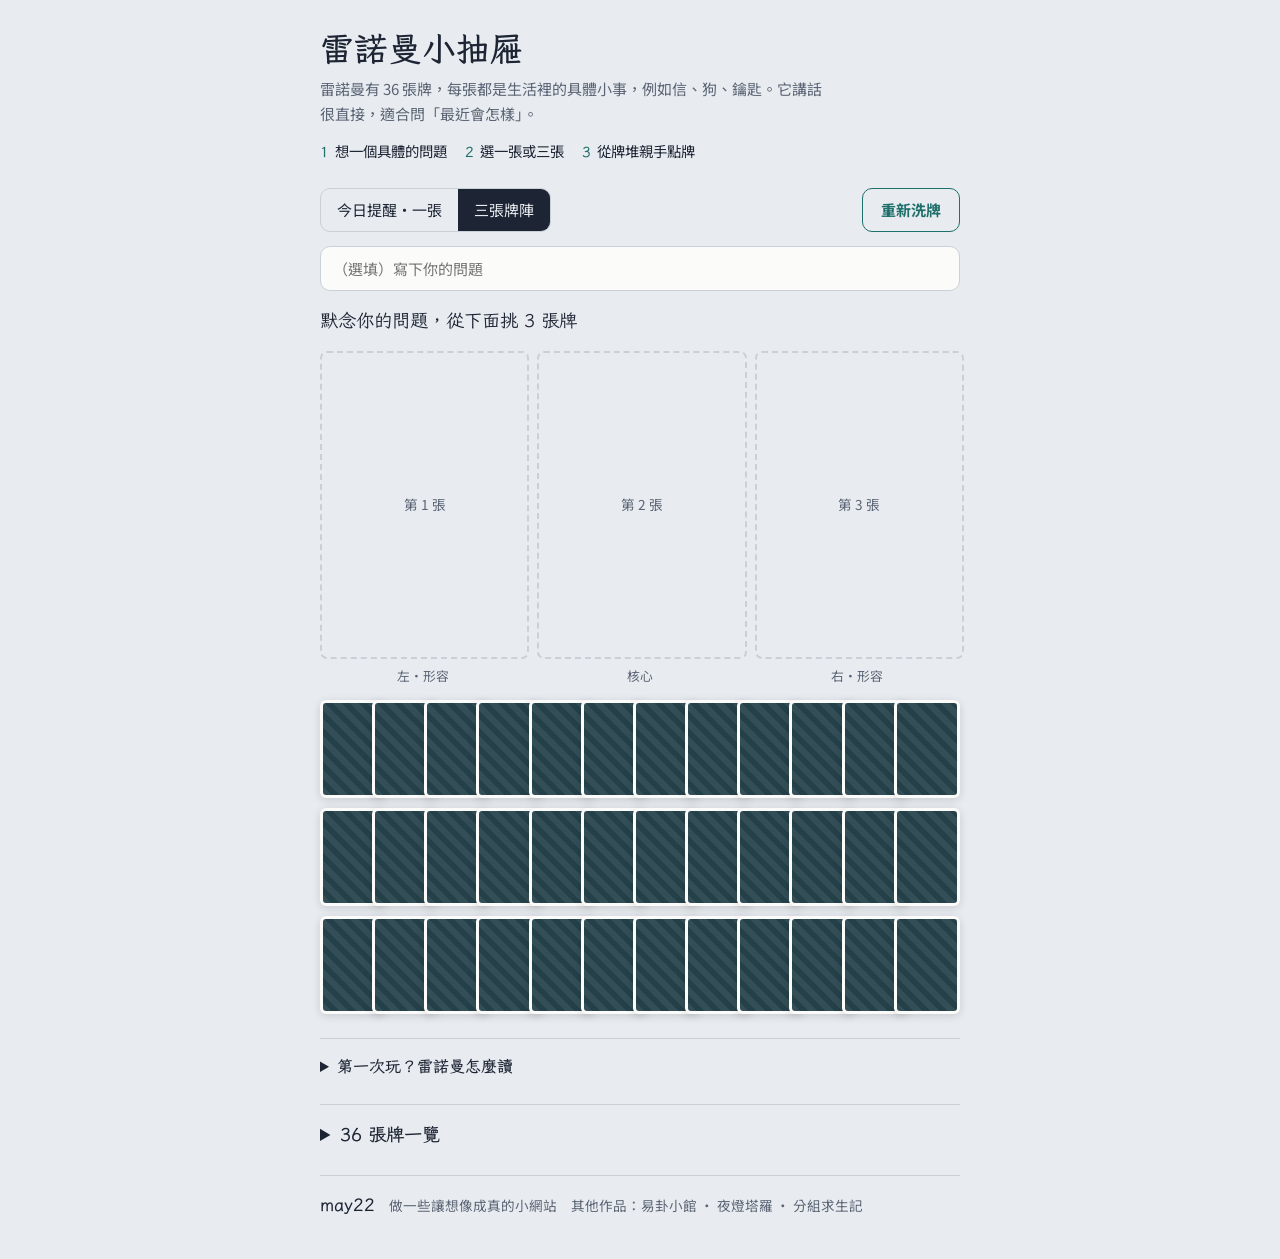
<file: _build/src-leno.html>
<!doctype html><html><head><meta charset=utf8><meta name=viewport content="width=device-width,initial-scale=1,viewport-fit=cover"><style>:root{color-scheme:light;box-sizing:border-box;padding-top:env(safe-area-inset-top,0px);padding-bottom:env(safe-area-inset-bottom,0px)}html{scroll-padding-top:env(safe-area-inset-top,0px)}body{margin:0;padding:0;font:14px -apple-system,BlinkMacSystemFont,sans-serif;background:#fff;color:#000}img{max-width:100%}[hidden]:not([hidden=until-found i]){display:none!important}</style></head><body>
<title>雷諾曼小抽屜</title>
<meta name="claude:viewport-fit-sides" content="cover">
<link rel="stylesheet" href="https://fonts.googleapis.com/css2?family=LXGW+WenKai+TC:wght@400;700&family=Noto+Sans+TC:wght@400;500;700&display=swap">
<style>
/* Layout: one narrow column — intro, mode switch, chosen-card slots, reading, face-down deck to pick from, card gallery, author footer */
:root{
  --paper:#e8ecf0; --card:#fbfbf9; --ink:#1d2433; --muted:#5b6474;
  --accent:#1f6f6b; --line:#c9d0d8; --back:#24414a; --on-accent:#ffffff;
  --display:"LXGW WenKai TC","Kaiti TC","KaiTi",serif;
  --body:"Noto Sans TC","PingFang TC","Microsoft JhengHei",sans-serif;
}
@media (prefers-color-scheme: dark){:root:not([data-theme="light"]){
  --paper:#12161f; --card:#1d2331; --ink:#e7eaf0; --muted:#9aa3b3;
  --accent:#5fb8b1; --line:#2f3747; --back:#2a4a53; --on-accent:#0d1a1a; color-scheme:dark}}
:root[data-theme="dark"]{
  --paper:#12161f; --card:#1d2331; --ink:#e7eaf0; --muted:#9aa3b3;
  --accent:#5fb8b1; --line:#2f3747; --back:#2a4a53; --on-accent:#0d1a1a; color-scheme:dark}
body{background:var(--paper);color:var(--ink);font-family:var(--body);font-size:15px;line-height:1.7;
  padding-left:max(16px,env(safe-area-inset-left,0px));padding-right:max(16px,env(safe-area-inset-right,0px))}
.wrap{max-width:640px;margin:0 auto;padding-block:28px 40px;display:flex;flex-direction:column;gap:24px}
h1{font-family:var(--display);font-weight:700;text-wrap:balance;margin:0;line-height:1.25;font-size:2.1rem}
.lead{color:var(--muted);margin:6px 0 0;max-width:34em}
[hidden]{display:none!important}
.steps{display:flex;flex-wrap:wrap;gap:6px 18px;margin:12px 0 0;padding:0;list-style:none;counter-reset:s;font-size:.9rem}
.steps li{counter-increment:s;display:flex;gap:6px;align-items:baseline}
.steps li::before{content:counter(s);font-family:var(--display);font-weight:700;color:var(--accent)}
.q{width:100%;box-sizing:border-box;font:inherit;padding:9px 12px;border:1px solid var(--line);border-radius:10px;background:var(--card);color:var(--ink)}
.q:focus-visible{outline:2px solid var(--accent);outline-offset:1px}
.myq{font-size:.9rem;color:var(--muted)}
.lean{display:flex;align-items:center;gap:8px;font-size:.9rem;color:var(--muted)}
.pairs{display:flex;flex-direction:column;gap:4px;font-size:.92rem}
.pairs b{font-family:var(--display)}
.again{align-self:flex-start}
.learn{font-size:.92rem}
.learn summary{font-size:1rem}
.learn p{margin:8px 0 0;color:var(--muted)}
.play{display:flex;flex-direction:column;gap:14px}
.controls{display:flex;flex-wrap:wrap;gap:10px;align-items:center;justify-content:space-between}
.seg{display:inline-flex;border:1px solid var(--line);border-radius:10px;overflow:hidden}
.seg button{border:0;background:transparent;color:var(--ink);font:inherit;padding:8px 16px;cursor:pointer}
.seg button[aria-pressed="true"]{background:var(--ink);color:var(--paper)}
.btn{background:transparent;color:var(--accent);border:1px solid var(--accent);font:inherit;font-weight:700;padding:8px 18px;border-radius:10px;cursor:pointer}
button:focus-visible,summary:focus-visible{outline:2px solid var(--accent);outline-offset:2px}
.status{font-family:var(--display);font-size:1.15rem;margin:0}
.slots{display:grid;gap:12px;grid-template-columns:repeat(var(--n,3),minmax(0,1fr));width:100%;max-width:var(--mw,100%);margin:0 auto}
.slot{perspective:900px;min-width:0}
.cardx{position:relative;width:100%;aspect-ratio:100/148;transform-style:preserve-3d;transition:transform .6s ease}
.cardx.on{transform:rotateY(180deg)}
.face{position:absolute;inset:0;border-radius:7px;backface-visibility:hidden;-webkit-backface-visibility:hidden;overflow:hidden}
.empty{border:2px dashed var(--line);border-radius:7px;display:flex;align-items:center;justify-content:center;color:var(--muted);font-size:.85rem;aspect-ratio:100/148;width:100%}
.backside{background:var(--back);background-image:repeating-linear-gradient(45deg,rgb(255 255 255 / .07) 0 6px,transparent 6px 12px);border:3px solid var(--card);box-shadow:0 2px 8px rgb(0 0 0 / .14)}
.front{transform:rotateY(180deg);box-shadow:0 3px 12px rgb(0 0 0 / .18)}
.front svg,.thumb svg{display:block;width:100%;height:100%}
.pos{text-align:center;font-size:.8rem;color:var(--muted);margin-top:6px}
.reading{background:var(--card);border:1px solid var(--line);border-radius:12px;padding:16px 18px;display:flex;flex-direction:column;gap:10px}
.reading p{margin:0}
.row{display:flex;gap:10px;align-items:baseline}
.row b{font-family:var(--display);font-size:1.1rem;min-width:4.5em}
.row span{color:var(--muted);min-width:0}
.combo{border-top:1px dashed var(--line);padding-top:10px;font-family:var(--display);font-size:1.15rem}
.tag{display:inline-block;font-family:var(--body);font-size:.8rem;font-weight:700;border-radius:999px;padding:1px 10px;margin-left:6px;vertical-align:middle;border:1px solid currentColor;color:var(--accent)}
.hint{font-size:.85rem;color:var(--muted)}
/* deck: 3 overlapping rows of 12, like cards spread on a table */
.deck{display:flex;flex-direction:column;gap:10px;--ov:14px}
.drow{display:flex}
.dc{flex:0 0 calc((100% + 11 * var(--ov)) / 12);aspect-ratio:100/148;border-radius:6px;cursor:pointer;padding:0;margin-left:calc(-1 * var(--ov));transition:transform .15s ease}
.dc:first-child{margin-left:0}
.dc:hover{transform:translateY(-6px)}
.dc:disabled{visibility:hidden}
.deck.shuffling .dc{animation:jig .45s ease}
@keyframes jig{30%{transform:translate(var(--dx),var(--dy)) rotate(var(--dr))}100%{transform:none}}
details{border-top:1px solid var(--line);padding-top:14px}
summary{cursor:pointer;font-family:var(--display);font-size:1.15rem;font-weight:700}
.grid{display:grid;grid-template-columns:repeat(6,minmax(0,1fr));gap:10px;margin-top:14px}
@media (max-width:520px){.grid{grid-template-columns:repeat(4,minmax(0,1fr))}}
.tile{display:flex;flex-direction:column;gap:4px;min-width:0}
.thumb{aspect-ratio:100/148;border-radius:6px;overflow:hidden;box-shadow:0 1px 5px rgb(0 0 0 / .15)}
.tile small{color:var(--muted);font-size:.78rem;line-height:1.4;text-align:center}
footer{display:flex;flex-wrap:wrap;gap:6px 14px;align-items:baseline;border-top:1px solid var(--line);padding-top:14px;font-size:.85rem;color:var(--muted)}
footer strong{font-family:var(--display);font-size:1.1rem;color:var(--ink)}
@media (prefers-reduced-motion: reduce){.cardx,.dc{transition:none}.deck.shuffling .dc{animation:none}}
</style>

<div class="wrap">
  <header>
    <h1>雷諾曼小抽屜</h1>
    <p class="lead">雷諾曼有 36 張牌，每張都是生活裡的具體小事，例如信、狗、鑰匙。它講話很直接，適合問「最近會怎樣」。</p>
    <ol class="steps">
      <li>想一個具體的問題</li><li>選一張或三張</li><li>從牌堆親手點牌</li>
    </ol>
  </header>

  <section class="play">
    <div class="controls">
      <div class="seg" role="group" aria-label="牌陣">
        <button id="m1" aria-pressed="false">今日提醒・一張</button>
        <button id="m3" aria-pressed="true">三張牌陣</button>
      </div>
      <button class="btn" id="shuffleBtn">重新洗牌</button>
    </div>
    <input class="q" id="question" maxlength="60" placeholder="（選填）寫下你的問題" aria-label="你的問題">
    <p class="status" id="status"></p>
    <div class="slots" id="slots"></div>
    <div class="reading" id="reading" hidden></div>
    <div class="deck" id="deck" aria-label="蓋著的牌堆"></div>
  </section>

  <details class="learn">
    <summary>第一次玩？雷諾曼怎麼讀</summary>
    <p>雷諾曼的牌沒有正逆位，意思都很具體。讀法像造句：一張牌當「主角」，旁邊的牌負責「形容」它。例如「心＋老鼠」是被消磨的感情，「老鼠＋心」則是為感情焦慮。</p>
    <p>三張牌陣：中間那張是核心，左右兩張在形容它。單張牌比較像今天的小提醒，順便看看事情偏「是」還是偏「否」。</p>
    <p>男士、女士這兩張通常代表你自己。抽到了，代表答案跟你自己的想法有關。</p>
  </details>

  <details id="gallery">
    <summary>36 張牌一覽</summary>
    <div class="grid" id="grid"></div>
  </details>

  <footer>
    <strong>may22</strong>
    <span>做一些讓想像成真的小網站</span>
    <span>其他作品：易卦小館 · 夜燈塔羅 · 分組求生記</span>
  </footer>
</div>

<script>
const D=[
["騎士","Rider","9♥","消息、來訪、速度","消息很快就到，可以主動聯絡一下。","偏是"],
["幸運草","Clover","6♦","小確幸、短暫機會","小機會就在眼前，別猶豫太久。","是"],
["船","Ship","10♠","旅行、遠方、變動","換個環境或方向看看。","看情況"],
["房子","House","K♥","家、穩定、家人","先顧好家和自己的基本盤。","偏是"],
["樹","Tree","7♥","健康、成長、根基","慢慢來，記得照顧身體。","看情況"],
["雲","Clouds","K♣","迷惘、看不清","現在還看不清，先別急著決定。","偏否"],
["蛇","Snake","Q♣","繞路、複雜、心機","事情比表面複雜，多想一步。","偏否"],
["棺材","Coffin","9♦","結束、休息","該結束的就放下，好好休息。","否"],
["花束","Bouquet","Q♠","禮物、喜悅、讚美","大方接受別人的好意。","是"],
["鐮刀","Scythe","J♦","突然、切斷、決斷","需要果斷，但小心衝動。","偏否"],
["鞭子","Whip","J♣","爭執、反覆","別陷進反覆的爭論。","偏否"],
["鳥","Birds","7♦","交談、緊張、閒聊","找人聊一聊，把話說開。","看情況"],
["小孩","Child","J♠","新開始、單純","用新手的心態重新開始。","偏是"],
["狐狸","Fox","9♣","工作、精明、留心","留意細節，保護自己的利益。","看情況"],
["熊","Bear","10♣","力量、權威、保護","拿出你的力量，或找可靠的人撐腰。","偏是"],
["星星","Stars","6♥","希望、指引、願望","照著心裡的方向走。","是"],
["鸛鳥","Stork","Q♥","轉變、搬遷","改變會帶來好轉。","偏是"],
["狗","Dog","10♥","朋友、忠誠","找信任的朋友聊聊。","是"],
["塔","Tower","6♠","機構、孤立、界線","劃清界線，留一點自己的空間。","看情況"],
["花園","Garden","8♠","社交、公開場合","多出去走走，見見人。","偏是"],
["山","Mountain","8♣","阻礙、延遲","會慢一點，耐心繞過去。","否"],
["十字路口","Crossroads","Q♦","選擇、岔路","你有選擇，列出選項再決定。","看情況"],
["老鼠","Mice","7♣","損耗、焦慮","找出正在消耗你的東西。","否"],
["心","Heart","J♥","愛、感情","跟著感覺走，對人溫柔一點。","是"],
["戒指","Ring","A♣","承諾、合約","說到做到，約定很重要。","是"],
["書","Book","10♦","秘密、學習","還有沒看到的資訊，先多了解。","看情況"],
["信","Letter","7♠","文件、訊息","把事情寫下來，或確認一下文件。","看情況"],
["男士","Man","A♥","你自己或重要男性","重點在你自己或某位男性，先問自己想要什麼。","看情況"],
["女士","Woman","A♠","你自己或重要女性","重點在你自己或某位女性，先問自己想要什麼。","看情況"],
["百合","Lily","K♠","成熟、平和","放慢腳步，保持平靜。","偏是"],
["太陽","Sun","A♦","成功、能量","放手去做，會順利的。","是"],
["月亮","Moon","8♥","情緒、名聲","照顧好情緒，你的努力會被看見。","偏是"],
["鑰匙","Key","8♦","答案、確定","答案已經在你手上。","是"],
["魚","Fish","K♦","金錢、流動","留意跟錢有關的事，讓資源流動起來。","偏是"],
["錨","Anchor","9♠","穩定、長久","堅持下去，穩穩的就好。","偏是"],
["十字架","Cross","6♣","責任、考驗","這是你的責任，扛起來但別硬撐。","偏否"]
].map((c,i)=>({n:i+1,name:c[0],en:c[1],pip:c[2],k:c[3],tip:c[4],yn:c[5],first:c[3].split("、")[0]}));
// 當主角時的名詞，當形容時接在「它」後面的說法
const NA=[
["一則消息","很快就會發生"],["一個小機會","帶點小運氣，但時間不長"],["一段旅程或轉變","跟遠方或改變有關"],
["家或安穩的基地","很穩定，跟家人有關"],["身體與根基","需要時間慢慢長"],["一團迷霧","還不明朗"],
["一件複雜的事","要繞點路"],["一個結束","走到尾聲，需要休息"],["一份禮物或好意","讓人開心"],
["一個突然的決定","來得很突然"],["一場爭執","反覆拉扯"],["一段對話","需要多溝通"],
["一個新開始","還很新、很單純"],["工作或要小心的事","需要精明一點"],["一股力量或有權的人","很有份量"],
["一個願望","有希望，方向清楚"],["一次轉變","正在變好"],["一位朋友","值得信任"],
["一個機構或界線","比較正式，有距離感"],["一群人或社交場合","是公開的，大家都看得到"],["一個阻礙","會被拖慢"],
["一個選擇","有好幾條路可選"],["正在消耗你的東西","一點一點在流失"],["一段感情","充滿愛"],
["一個承諾或約定","有約束力"],["一個秘密或要學的事","還藏著沒看到的資訊"],["一份文件或訊息","要寫下來、留下紀錄"],
["你自己（或一位男性）","跟某位男性有關"],["你自己（或一位女性）","跟某位女性有關"],["平靜與成熟","平和、不急"],
["成功","很順利，充滿能量"],["情緒或名聲","牽動情緒，也會被人看見"],["答案","有解，關鍵就在眼前"],
["金錢或資源","跟錢有關，正在流動"],["穩定","會持續很久"],["一份責任","有點沉重，是個考驗"]];
D.forEach((c,i)=>{c.noun=NA[i][0];c.adj=NA[i][1]});
const YN={"是":2,"偏是":1,"看情況":0,"偏否":-1,"否":-2};
function leanOf(cards){const s=cards.reduce((t,c)=>t+YN[c.yn],0);return s>=3?"是":s>=1?"偏是":s<=-3?"否":s<=-1?"偏否":"看情況"}
function esc(s){return s.replace(/[&<>"]/g,ch=>({"&":"&amp;","<":"&lt;",">":"&gt;",'"':"&quot;"}[ch]))}

/* ---------- 牌面插畫（經典版型：上方小撲克牌、中間物件、下方牌名） ---------- */
const C={k:'#2b2420',r:'#a8322d',b:'#2f4f7a',g:'#4f7a3a',gl:'#9cbf7e',br:'#8a5a35',bd:'#5a3820',au:'#d1a237',sk:'#ecc9a4',cr:'#fbf6ea',sky:'#bcd3e0',gr:'#8f8f8f',nt:'#1f2d4a',st:'#b8b0a2',sea:'#6a8fb3'};
const gnd=(f=C.gl)=>`<path d="M0 64 Q40 58 80 64 L80 72 L0 72Z" fill="${f}" stroke="none"/>`;
function star(cx,cy,r,f){let p=[];for(let i=0;i<10;i++){const a=-Math.PI/2+i*Math.PI/5,q=i%2?r*.45:r;p.push((cx+q*Math.cos(a)).toFixed(1)+','+(cy+q*Math.sin(a)).toFixed(1))}return `<polygon points="${p.join(' ')}" fill="${f}" stroke="none"/>`}
function rays(cx,cy,r1,r2,n,col,w){let s='';for(let i=0;i<n;i++){const a=i*2*Math.PI/n;s+=`<line x1="${(cx+r1*Math.cos(a)).toFixed(1)}" y1="${(cy+r1*Math.sin(a)).toFixed(1)}" x2="${(cx+r2*Math.cos(a)).toFixed(1)}" y2="${(cy+r2*Math.sin(a)).toFixed(1)}" stroke="${col}" stroke-width="${w}"/>`}return s}

const ART={
1:()=>gnd()+`<path d="M21 38 Q12 44 14 56" fill="none" stroke="${C.bd}" stroke-width="2.5"/>
<g stroke="${C.bd}" stroke-width="3"><line x1="26" y1="44" x2="22" y2="62"/><line x1="31" y1="46" x2="32" y2="62"/><line x1="48" y1="46" x2="50" y2="62"/><line x1="53" y1="44" x2="59" y2="60"/></g>
<ellipse cx="38" cy="40" rx="18" ry="9" fill="${C.br}"/><path d="M50 36 L58 20 L64 23 L57 41 Z" fill="${C.br}"/>
<ellipse cx="63" cy="23" rx="7" ry="4" fill="${C.br}" transform="rotate(25 63 23)"/><path d="M52 34 L58 21" stroke="${C.bd}" stroke-width="2"/>
<line x1="38" y1="37" x2="35" y2="50" stroke="${C.b}" stroke-width="3.5"/><path d="M34 21 L44 21 L42 38 L34 38 Z" fill="${C.r}"/>
<line x1="42" y1="25" x2="54" y2="30" stroke="${C.r}" stroke-width="2.5"/><line x1="54" y1="30" x2="62" y2="25" stroke-width=".8"/>
<circle cx="38" cy="16" r="4.5" fill="${C.sk}"/><path d="M33 14 L43 14 L41 8 L35 8 Z" fill="${C.k}"/>`,
2:()=>gnd()+`<path d="M40 44 Q44 56 54 64" fill="none" stroke="${C.g}" stroke-width="3"/>
<circle cx="31" cy="27" r="11" fill="${C.g}"/><circle cx="49" cy="27" r="11" fill="${C.g}"/><circle cx="40" cy="42" r="11" fill="${C.g}"/>
<g stroke="${C.gl}" stroke-width="1.2"><line x1="40" y1="34" x2="31" y2="25"/><line x1="40" y1="34" x2="49" y2="25"/><line x1="40" y1="34" x2="40" y2="45"/></g>`,
3:()=>`<path d="M0 56 Q10 52 20 56 T40 56 T60 56 T80 56 L80 72 L0 72Z" fill="${C.sea}" stroke="none"/>
<path d="M8 44 L72 44 L63 57 L17 57 Z" fill="${C.br}"/><line x1="40" y1="6" x2="40" y2="44" stroke-width="2"/>
<path d="M42 9 L42 40 L66 40 Z" fill="${C.cr}"/><path d="M38 12 L38 40 L18 40 Z" fill="${C.cr}"/><path d="M40 6 L50 9 L40 12 Z" fill="${C.r}"/>
<circle cx="28" cy="50" r="1.6" fill="${C.au}"/><circle cx="40" cy="50" r="1.6" fill="${C.au}"/><circle cx="52" cy="50" r="1.6" fill="${C.au}"/>`,
4:()=>gnd()+`<rect x="51" y="14" width="6" height="14" fill="${C.br}"/><rect x="18" y="32" width="44" height="32" fill="#e8d6ad"/>
<polygon points="12,33 40,10 68,33" fill="${C.r}"/><rect x="35" y="46" width="10" height="18" fill="${C.br}"/>
<rect x="22" y="38" width="9" height="9" fill="${C.sky}"/><rect x="49" y="38" width="9" height="9" fill="${C.sky}"/>
<path d="M26.5 38 V47 M22 42.5 H31 M53.5 38 V47 M49 42.5 H58" stroke-width=".7"/>`,
5:()=>gnd()+`<path d="M36 66 L37 38 L43 38 L44 66 Z" fill="${C.br}"/>
<circle cx="26" cy="34" r="11" fill="${C.g}"/><circle cx="54" cy="34" r="11" fill="${C.g}"/><circle cx="40" cy="24" r="17" fill="${C.g}"/><circle cx="40" cy="38" r="10" fill="${C.g}" stroke="none"/>
<circle cx="34" cy="18" r="3" fill="${C.gl}" stroke="none"/><circle cx="48" cy="26" r="2.5" fill="${C.gl}" stroke="none"/><circle cx="26" cy="32" r="2" fill="${C.gl}" stroke="none"/>`,
6:()=>`<g stroke="${C.sea}" stroke-width="1.2"><line x1="26" y1="44" x2="23" y2="54"/><line x1="34" y1="45" x2="31" y2="56"/><line x1="42" y1="45" x2="39" y2="55"/></g>
<g fill="#5c6470"><circle cx="24" cy="28" r="11"/><circle cx="40" cy="22" r="14"/><circle cx="54" cy="28" r="11"/><ellipse cx="40" cy="34" rx="24" ry="9"/></g>
<g fill="#d4d8de"><circle cx="50" cy="50" r="9"/><circle cx="60" cy="45" r="11"/><circle cx="70" cy="50" r="7"/><ellipse cx="60" cy="54" rx="16" ry="6"/></g>`,
7:()=>gnd()+`<path d="M10 62 C26 66 34 54 30 46 S24 32 38 30 S56 30 54 18" fill="none" stroke="${C.k}" stroke-width="8.5"/>
<path d="M10 62 C26 66 34 54 30 46 S24 32 38 30 S56 30 54 18" fill="none" stroke="#3d6b35" stroke-width="7"/>
<path d="M10 62 C26 66 34 54 30 46 S24 32 38 30 S56 30 54 18" fill="none" stroke="${C.au}" stroke-width="2" stroke-dasharray="2 5"/>
<ellipse cx="56" cy="14" rx="6.5" ry="4.5" fill="#3d6b35" transform="rotate(-30 56 14)"/><circle cx="57" cy="12" r="1" fill="${C.k}"/>
<path d="M61 10 L66 6 M62 9.5 L67 9" stroke="${C.r}" stroke-width="1"/>`,
8:()=>gnd('#8a9a7a')+`<polygon points="31,6 49,6 57,20 51,64 29,64 23,20" fill="#4a3426"/>
<polygon points="33,10 47,10 53,21 48,60 32,60 27,21" fill="none" stroke="${C.au}" stroke-width=".8"/>
<line x1="40" y1="18" x2="40" y2="44" stroke="${C.au}" stroke-width="2.5"/><line x1="32" y1="26" x2="48" y2="26" stroke="${C.au}" stroke-width="2.5"/>`,
9:()=>`<g stroke="${C.g}" stroke-width="1.5"><line x1="40" y1="66" x2="30" y2="28"/><line x1="40" y1="66" x2="40" y2="20"/><line x1="40" y1="66" x2="50" y2="28"/><line x1="40" y1="66" x2="33" y2="38"/><line x1="40" y1="66" x2="47" y2="38"/></g>
<ellipse cx="25" cy="42" rx="7" ry="3" fill="${C.g}" transform="rotate(-30 25 42)"/><ellipse cx="55" cy="42" rx="7" ry="3" fill="${C.g}" transform="rotate(30 55 42)"/>
<circle cx="30" cy="27" r="7" fill="${C.r}"/><circle cx="50" cy="27" r="7" fill="#c76b8f"/><circle cx="40" cy="19" r="7" fill="${C.au}"/><circle cx="33" cy="38" r="6" fill="#7a8fc4"/><circle cx="47" cy="38" r="6" fill="${C.cr}"/>
<g fill="${C.au}" stroke="none"><circle cx="30" cy="27" r="2"/><circle cx="50" cy="27" r="2"/><circle cx="33" cy="38" r="1.6"/><circle cx="47" cy="38" r="1.6"/></g><circle cx="40" cy="19" r="2" fill="${C.r}" stroke="none"/>
<polygon points="40,54 30,48 30,60" fill="${C.r}"/><polygon points="40,54 50,48 50,60" fill="${C.r}"/><circle cx="40" cy="54" r="2.5" fill="${C.r}"/>`,
10:()=>gnd(C.au)+`<g stroke="#a8862a" stroke-width="1.2"><line x1="8" y1="66" x2="10" y2="50"/><line x1="14" y1="66" x2="14" y2="48"/><line x1="64" y1="66" x2="66" y2="48"/><line x1="70" y1="66" x2="72" y2="50"/></g>
<line x1="24" y1="66" x2="54" y2="10" stroke="${C.br}" stroke-width="3.2"/><line x1="33" y1="49" x2="42" y2="53" stroke="${C.br}" stroke-width="2.5"/>
<path d="M54 10 Q30 2 10 22 Q32 12 52 16 Z" fill="#aab3bc"/>`,
11:()=>`<line x1="18" y1="64" x2="34" y2="36" stroke="${C.br}" stroke-width="4"/><path d="M34 36 Q44 14 60 18 Q72 22 66 36 Q60 48 70 56" fill="none" stroke-width="1.5"/>
<line x1="62" y1="64" x2="46" y2="36" stroke="${C.bd}" stroke-width="4"/><path d="M46 36 Q36 16 22 20 Q10 26 16 38 Q22 48 12 54" fill="none" stroke-width="1.5"/>
<circle cx="18" cy="64" r="2" fill="${C.au}"/><circle cx="62" cy="64" r="2" fill="${C.au}"/>`,
12:()=>`<path d="M4 50 Q40 44 76 48" fill="none" stroke="${C.br}" stroke-width="3"/>
<g stroke-width=".9"><line x1="27" y1="44" x2="27" y2="48"/><line x1="31" y1="44" x2="31" y2="47.5"/><line x1="51" y1="42" x2="51" y2="46.5"/><line x1="55" y1="42" x2="55" y2="47"/></g>
<polygon points="19,37 9,44 20,42" fill="${C.b}"/><ellipse cx="28" cy="38" rx="10" ry="7" fill="${C.b}"/><circle cx="36" cy="31" r="5" fill="${C.b}"/>
<polygon points="40,30 46,32 40,33.5" fill="${C.au}"/><circle cx="37" cy="30" r=".9" fill="${C.k}"/><path d="M22 36 Q28 33 33 38" fill="none" stroke="${C.sky}"/>
<polygon points="61,35 71,42 60,40" fill="#b0623a"/><ellipse cx="52" cy="36" rx="10" ry="7" fill="#b0623a"/><circle cx="44" cy="29" r="5" fill="#b0623a"/>
<polygon points="40,28 34,30 40,31.5" fill="${C.au}"/><circle cx="43" cy="28" r=".9" fill="${C.k}"/>`,
13:()=>gnd()+`<g stroke="${C.sk}" stroke-width="3"><line x1="35" y1="30" x2="26" y2="42"/><line x1="45" y1="30" x2="54" y2="40"/><line x1="36" y1="52" x2="36" y2="62"/><line x1="44" y1="52" x2="44" y2="62"/></g>
<path d="M34 28 L46 28 L52 52 L28 52 Z" fill="#6f8fc4"/><path d="M35 28 L40 33 L45 28" fill="none" stroke="${C.cr}" stroke-width="1.5"/>
<circle cx="40" cy="19" r="7" fill="${C.sk}"/><path d="M33 18 Q34 9 40 9 Q46 9 47 18 Q43 13 40 13 Q36 13 33 18 Z" fill="#c08a3a"/>
<ellipse cx="34" cy="63" rx="3" ry="1.5" fill="${C.k}"/><ellipse cx="46" cy="63" rx="3" ry="1.5" fill="${C.k}"/><circle cx="58" cy="58" r="5" fill="${C.r}"/><path d="M53 58 H63" stroke="${C.cr}"/>`,
14:()=>gnd()+`<path d="M22 42 Q4 34 10 20 Q18 34 28 40 Z" fill="#c46a2b"/><path d="M10 20 Q12 26 15 28 Q11 26 10 20Z" fill="${C.cr}"/>
<g stroke="${C.bd}" stroke-width="2.6"><line x1="26" y1="48" x2="24" y2="62"/><line x1="31" y1="50" x2="31" y2="62"/><line x1="43" y1="50" x2="44" y2="62"/><line x1="48" y1="48" x2="51" y2="62"/></g>
<ellipse cx="37" cy="44" rx="15" ry="8" fill="#c46a2b"/><path d="M47 36 L52 26 L56 34 L67 40 L54 47 Z" fill="#c46a2b"/>
<path d="M56 44 L67 40 L60 45 Z" fill="${C.cr}"/><circle cx="67" cy="40" r="1.4" fill="${C.k}"/><circle cx="55" cy="37" r=".9" fill="${C.k}"/>`,
15:()=>gnd()+`<g fill="#56361e"><rect x="20" y="48" width="8" height="16" rx="2"/><rect x="30" y="50" width="8" height="14" rx="2"/><rect x="44" y="50" width="8" height="14" rx="2"/><rect x="52" y="48" width="8" height="16" rx="2"/></g>
<ellipse cx="38" cy="44" rx="22" ry="14" fill="#6b4428"/><circle cx="54" cy="23" r="4" fill="#6b4428"/><circle cx="66" cy="23" r="4" fill="#6b4428"/>
<circle cx="60" cy="32" r="10" fill="#6b4428"/><ellipse cx="66" cy="36" rx="5" ry="4" fill="#a87a52"/><circle cx="69.5" cy="35" r="1.5" fill="${C.k}"/><circle cx="60" cy="29" r="1" fill="${C.k}"/>`,
16:()=>`<rect x="0" y="0" width="80" height="72" rx="3" fill="${C.nt}" stroke="none"/>`+star(40,32,13,C.au)+star(16,14,5,C.au)+star(64,14,6,C.au)+star(18,50,4,C.au)+star(64,52,5,C.au)+star(48,62,3,C.au)+
`<g fill="#ffffff" stroke="none"><circle cx="28" cy="8" r=".8"/><circle cx="72" cy="32" r=".8"/><circle cx="8" cy="32" r=".8"/><circle cx="32" cy="62" r=".8"/><circle cx="54" cy="24" r=".6"/></g>`,
17:()=>`<path d="M0 62 Q40 58 80 62 L80 72 L0 72Z" fill="${C.sea}" stroke="none"/>
<g stroke="${C.r}" stroke-width="1.6"><line x1="38" y1="46" x2="37" y2="64"/><polyline points="44,46 50,55 42,57" fill="none"/></g>
<ellipse cx="38" cy="40" rx="15" ry="8" fill="#ffffff" transform="rotate(-15 38 40)"/><path d="M24 44 Q32 40 40 46 L28 48 Z" fill="${C.k}"/>
<path d="M46 36 Q55 26 50 14 L54 13 Q60 26 51 39 Z" fill="#ffffff"/><circle cx="52" cy="13" r="4.2" fill="#ffffff"/>
<polygon points="55,11.5 71,16 55,15" fill="${C.r}"/><circle cx="52.5" cy="12" r=".8" fill="${C.k}"/>`,
18:()=>gnd()+`<path d="M27 60 Q14 56 16 46" fill="none" stroke="#c9a06a" stroke-width="3"/>
<path d="M26 64 Q24 40 38 34 Q50 36 50 64 Z" fill="#c9a06a"/><g stroke="#8a6236" stroke-width="2.2"><line x1="40" y1="48" x2="40" y2="64"/><line x1="46" y1="48" x2="47" y2="64"/></g>
<circle cx="42" cy="26" r="9" fill="#c9a06a"/><ellipse cx="50" cy="30" rx="6" ry="4" fill="#e3c79a"/><ellipse cx="35" cy="27" rx="3.5" ry="7" fill="#8a6236"/>
<circle cx="55.5" cy="29" r="1.7" fill="${C.k}"/><circle cx="45" cy="23" r="1" fill="${C.k}"/><path d="M35 35 Q42 39 49 35" fill="none" stroke="${C.r}" stroke-width="2.5"/>`,
19:()=>gnd()+`<rect x="28" y="16" width="24" height="48" fill="${C.st}"/><rect x="26" y="11" width="28" height="7" fill="${C.st}"/>
<rect x="26" y="5" width="6" height="7" fill="${C.st}"/><rect x="37" y="5" width="6" height="7" fill="${C.st}"/><rect x="48" y="5" width="6" height="7" fill="${C.st}"/>
<rect x="37.5" y="24" width="5" height="8" rx="2.5" fill="${C.k}"/><rect x="37.5" y="38" width="5" height="8" rx="2.5" fill="${C.k}"/>
<path d="M35 64 L35 55 Q40 49 45 55 L45 64 Z" fill="${C.br}"/><path d="M28 30 H34 M46 34 H52 M28 46 H33 M47 50 H52" stroke-width=".6"/>`,
20:()=>`<path d="M0 46 Q40 40 80 46 L80 72 L0 72Z" fill="${C.gl}" stroke="none"/><polygon points="34,72 46,72 42,46 38,46" fill="#e2cfa3" stroke="none"/>
<rect x="12" y="34" width="4" height="14" fill="${C.br}"/><circle cx="14" cy="28" r="10" fill="${C.g}"/><rect x="64" y="34" width="4" height="14" fill="${C.br}"/><circle cx="66" cy="28" r="10" fill="${C.g}"/>
<ellipse cx="26" cy="47" rx="7" ry="4" fill="${C.g}"/><ellipse cx="54" cy="47" rx="7" ry="4" fill="${C.g}"/>
<g stroke="none"><circle cx="16" cy="58" r="2" fill="${C.r}"/><circle cx="24" cy="62" r="2" fill="${C.au}"/><circle cx="10" cy="64" r="2" fill="#c76b8f"/><circle cx="58" cy="60" r="2" fill="${C.au}"/><circle cx="66" cy="64" r="2" fill="${C.r}"/><circle cx="72" cy="58" r="2" fill="#c76b8f"/></g>`,
21:()=>gnd()+`<polygon points="2,64 28,14 54,64" fill="#7d8692"/><polygon points="28,64 56,22 80,64" fill="#9aa3ad"/>
<polygon points="21.5,27 28,14 34.5,27 31,24 28,28 25,24" fill="#ffffff"/><polygon points="50,31 56,22 62,31 59,29 56,32 53,29" fill="#ffffff"/>`,
22:()=>`<path d="M0 28 Q40 24 80 28 L80 72 L0 72Z" fill="${C.gl}" stroke="none"/>
<path d="M40 72 L40 48 L8 30 M40 48 L72 30" fill="none" stroke="#e2cfa3" stroke-width="9" stroke-linejoin="miter" stroke-linecap="butt"/>
<line x1="60" y1="66" x2="60" y2="42" stroke="${C.br}" stroke-width="2"/><polygon points="60,42 72,42 75,45.5 72,49 60,49" fill="${C.cr}"/><polygon points="60,51 50,51 47,54.5 50,58 60,58" fill="${C.cr}"/>`,
23:()=>gnd()+`<path d="M18 52 Q8 50 10 40" fill="none" stroke="${C.gr}" stroke-width="1.5"/><ellipse cx="30" cy="52" rx="12" ry="7" fill="${C.gr}"/>
<path d="M40 46 Q50 49 53 54 Q45 58 40 58 Z" fill="${C.gr}"/><circle cx="41" cy="46" r="3.5" fill="#d9a3a3"/><circle cx="46" cy="51" r=".9" fill="${C.k}"/>
<path d="M63 32 Q73 30 71 21" fill="none" stroke="${C.gr}" stroke-width="1.4"/><ellipse cx="54" cy="32" rx="10" ry="6" fill="#a3a3a3"/>
<path d="M45 27 Q36 30 34 34 Q41 37 45 37 Z" fill="#a3a3a3"/><circle cx="45" cy="27" r="3" fill="#d9a3a3"/><circle cx="40" cy="31" r=".9" fill="${C.k}"/>
<polygon points="58,63 75,63 75,52" fill="${C.au}"/><circle cx="70" cy="59" r="1.4" fill="#a8862a" stroke="none"/>`,
24:()=>`<path d="M40 64 C10 44 8 22 24 16 C32 13 38 18 40 24 C42 18 48 13 56 16 C72 22 70 44 40 64 Z" fill="${C.r}"/>
<ellipse cx="27" cy="26" rx="5" ry="3" fill="#ffffff" fill-opacity=".45" stroke="none" transform="rotate(-35 27 26)"/>`,
25:()=>`<circle cx="40" cy="42" r="16" fill="none" stroke="${C.au}" stroke-width="5"/><circle cx="40" cy="42" r="18.5" fill="none" stroke-width=".8"/><circle cx="40" cy="42" r="13.5" fill="none" stroke-width=".8"/>
<rect x="35" y="23" width="10" height="4" fill="${C.au}"/><polygon points="33,24 47,24 51,18 46,12 34,12 29,18" fill="#6fa8d6"/><path d="M29 18 H51 M34 12 L40 24 L46 12" fill="none" stroke-width=".6"/>`+star(62,16,4,C.au)+star(18,62,3,C.au),
26:()=>`<path d="M62 20 L66 24 L66 62 L62 58 Z" fill="${C.cr}"/><path d="M16 58 L62 58 L66 62 L20 62 Z" fill="${C.cr}"/>
<rect x="16" y="18" width="46" height="40" fill="#7a2a2a"/><rect x="20" y="22" width="38" height="32" fill="none" stroke="${C.au}" stroke-width="1"/>
<polygon points="39,30 46,38 39,46 32,38" fill="${C.au}"/><rect x="58" y="34" width="8" height="8" fill="${C.au}"/>`,
27:()=>`<rect x="12" y="22" width="56" height="36" fill="#f1e6c8"/><path d="M12 22 L40 44 L68 22 M12 58 L34 40 M68 58 L46 40" fill="none"/>
<circle cx="40" cy="44" r="5" fill="${C.r}"/><path d="M60 8 Q66 14 62 24" fill="none" stroke="${C.k}" stroke-width="1.2"/><path d="M60 8 Q72 6 74 14 Q68 12 62 20 Z" fill="${C.sky}"/>`,
28:()=>gnd()+`<rect x="34" y="46" width="5" height="18" fill="#2b2f3a"/><rect x="41" y="46" width="5" height="18" fill="#2b2f3a"/>
<path d="M32 26 L48 26 L50 50 L30 50 Z" fill="${C.b}"/><polygon points="37,26 40,32 43,26" fill="${C.cr}"/>
<line x1="48" y1="30" x2="53" y2="42" stroke="${C.b}" stroke-width="3"/><line x1="53" y1="40" x2="56" y2="64" stroke="${C.br}" stroke-width="1.5"/>
<circle cx="40" cy="19" r="6" fill="${C.sk}"/><rect x="34.5" y="4" width="11" height="9" fill="${C.k}"/><line x1="31" y1="13" x2="49" y2="13" stroke-width="2"/>`,
29:()=>gnd()+`<path d="M34 28 L46 28 L56 64 L24 64 Z" fill="#8b3a62"/><path d="M34 28 L46 28 L44 40 L36 40 Z" fill="#a85580"/>
<line x1="46" y1="30" x2="52" y2="40" stroke="${C.sk}" stroke-width="2.5"/><path d="M52 40 L60 32 Q62 38 58 44 Z" fill="${C.au}"/>
<circle cx="40" cy="20" r="6" fill="${C.sk}"/><path d="M33 20 Q34 10 40 10 Q46 10 47 20 Q44 14 40 14 Q36 14 33 20 Z" fill="${C.br}"/><circle cx="40" cy="9" r="3.5" fill="${C.br}"/>`,
30:()=>gnd()+`<line x1="40" y1="66" x2="40" y2="20" stroke="${C.g}" stroke-width="2"/><path d="M40 30 L30 34 M40 28 L50 32" stroke="${C.g}" stroke-width="1.5"/>
<ellipse cx="33" cy="52" rx="8" ry="3" fill="${C.g}" transform="rotate(-35 33 52)"/><ellipse cx="47" cy="46" rx="8" ry="3" fill="${C.g}" transform="rotate(35 47 46)"/>`+
[[40,14],[27,30],[53,28]].map(([x,y])=>`<ellipse cx="${x-4}" cy="${y}" rx="3" ry="8" fill="#ffffff" transform="rotate(-30 ${x-4} ${y})"/><ellipse cx="${x+4}" cy="${y}" rx="3" ry="8" fill="#ffffff" transform="rotate(30 ${x+4} ${y})"/><ellipse cx="${x}" cy="${y-1}" rx="3" ry="8.5" fill="#ffffff"/><circle cx="${x}" cy="${y+6}" r="1.2" fill="${C.au}" stroke="none"/>`).join(''),
31:()=>rays(40,34,17,29,16,C.au,2.6)+`<circle cx="40" cy="34" r="14" fill="${C.au}"/><circle cx="40" cy="34" r="9" fill="#f0c95a" stroke="none"/>`,
32:()=>`<rect x="0" y="0" width="80" height="72" rx="3" fill="${C.nt}" stroke="none"/><path d="M46 12 A24 24 0 0 0 46 60 A30 30 0 0 1 46 12 Z" fill="${C.au}"/>`+star(62,22,4,C.au)+star(66,50,3,C.au)+
`<g fill="#ffffff" stroke="none"><circle cx="12" cy="10" r=".8"/><circle cx="72" cy="8" r=".8"/><circle cx="10" cy="60" r=".8"/></g>`,
33:()=>`<circle cx="22" cy="36" r="10" fill="none" stroke="${C.au}" stroke-width="4"/><circle cx="22" cy="36" r="12" fill="none" stroke-width=".8"/><circle cx="22" cy="36" r="8" fill="none" stroke-width=".8"/>
<rect x="32" y="34" width="38" height="4" fill="${C.au}"/><rect x="58" y="38" width="4" height="9" fill="${C.au}"/><rect x="65" y="38" width="4" height="6" fill="${C.au}"/>`+star(40,18,3.5,C.au)+star(54,58,3,C.au),
34:()=>`<g stroke="${C.sky}" stroke-width="1.2" fill="none"><path d="M4 18 Q12 14 20 18"/><path d="M58 66 Q66 62 74 66"/><path d="M4 66 Q12 62 20 66"/></g>
<polygon points="20,30 8,22 8,38" fill="${C.sea}"/><ellipse cx="34" cy="30" rx="16" ry="8" fill="${C.sea}"/><path d="M30 22 Q34 18 40 23" fill="${C.sea}"/>
<circle cx="44" cy="28" r="1.8" fill="#ffffff"/><circle cx="44.4" cy="28" r=".8" fill="${C.k}"/><path d="M28 26 Q31 30 28 34 M23 27 Q26 30 23 33" fill="none" stroke-width=".7"/>
<polygon points="58,52 70,45 70,59" fill="#c9a24a"/><ellipse cx="46" cy="52" rx="14" ry="7" fill="#c9a24a"/>
<circle cx="37" cy="50" r="1.6" fill="#ffffff"/><circle cx="36.6" cy="50" r=".7" fill="${C.k}"/>`,
35:()=>`<path d="M40 22 Q30 30 42 36 Q52 42 38 48" fill="none" stroke="${C.br}" stroke-width="2"/>
<g stroke="#3e4b5a" stroke-width="4" fill="none"><circle cx="40" cy="10" r="5" stroke-width="3"/><line x1="40" y1="15" x2="40" y2="61"/><line x1="28" y1="22" x2="52" y2="22"/><path d="M16 46 Q22 62 40 62 Q58 62 64 46"/></g>
<polygon points="11,49 16,39 22,48" fill="#3e4b5a"/><polygon points="58,48 64,39 69,49" fill="#3e4b5a"/>`,
36:()=>rays(40,24,14,34,12,'#e7c66e',1.4)+`<path d="M12 66 Q40 52 68 66 Z" fill="${C.gl}"/><rect x="36" y="8" width="8" height="52" fill="#4a3426"/><rect x="24" y="20" width="32" height="8" fill="#4a3426"/>`
};

function cardSVG(c){
  const rank=c.pip.slice(0,-1), suit=c.pip.slice(-1), col=/[♥♦]/.test(suit)?'#b0302c':'#1c1c1c';
  return `<svg viewBox="0 0 100 148" role="img" aria-label="${c.n} ${c.name}" font-family="LXGW WenKai TC, Kaiti TC, KaiTi, serif">
  <rect width="100" height="148" rx="6" fill="#f3ead6"/>
  <rect x="4" y="4" width="92" height="140" rx="4" fill="none" stroke="#8a6a3a" stroke-width="1"/>
  <rect x="6.5" y="6.5" width="87" height="135" rx="3" fill="none" stroke="#8a6a3a" stroke-width=".5"/>
  <text x="12" y="19" font-size="10" font-weight="700" fill="#2b2420">${c.n}</text>
  <rect x="37" y="8" width="26" height="35" rx="2" fill="#ffffff" stroke="#2b2420" stroke-width=".7"/>
  <text x="39.5" y="16" font-size="7" font-weight="700" fill="${col}" font-family="Georgia, serif">${rank}</text>
  <text x="50" y="35" font-size="17" text-anchor="middle" fill="${col}">${suit}</text>
  <g transform="translate(10 49)" stroke="#2b2420" stroke-width="1" stroke-linejoin="round" stroke-linecap="round">${ART[c.n]()}</g>
  <rect x="14" y="124" width="72" height="15" rx="2" fill="#e6d9b8" stroke="#8a6a3a" stroke-width=".6"/>
  <text x="50" y="135" font-size="10" text-anchor="middle" fill="#2b2420" font-weight="700">${c.name}</text></svg>`;
}

/* ---------- 抽牌流程 ---------- */
const $=id=>document.getElementById(id);
const LABELS={1:["今日提醒"],3:["左・形容","核心","右・形容"]};
let mode=3, order=[], picked=[];
function rnd(n){try{const a=new Uint32Array(1);crypto.getRandomValues(a);return a[0]%n}catch(e){return Math.floor(Math.random()*n)}}
function shuffled(){const a=D.map((_,i)=>i);for(let i=a.length-1;i>0;i--){const j=rnd(i+1);[a[i],a[j]]=[a[j],a[i]]}return a}

function drawSlots(){
  const s=$("slots");
  s.style.setProperty("--n",mode);
  s.style.setProperty("--mw",mode===1?"200px":"100%");
  s.innerHTML=LABELS[mode].map((lab,i)=>{
    const c=picked[i];
    const inner=c?`<div class="cardx" id="cx${i}"><div class="face backside"></div><div class="face front">${cardSVG(c)}</div></div>`:`<div class="empty">第 ${i+1} 張</div>`;
    return `<div class="slot">${inner}<div class="pos">${lab}</div></div>`}).join("");
}
function updateStatus(){
  const left=mode-picked.length;
  $("status").textContent=left>0?(picked.length===0?`默念你的問題，從下面挑 ${mode} 張牌`:`還要再挑 ${left} 張`):"牌選好了，看看它們想說什麼";
  $("deck").hidden=left===0;
}
function showReading(){
  const r=$("reading");
  if(picked.length<mode){r.hidden=true;return}
  const q=$("question").value.trim();
  let html=q?`<p class="myq">你的問題：${esc(q)}</p>`:"";
  if(mode===1){
    const c=picked[0];
    html+=`<div class="row"><b>${c.name}</b><span>${c.k}</span></div>
      <p class="combo">${c.tip}</p>
      <p class="lean">傾向<span class="tag">${c.yn}</span></p>
      <p class="hint">單張牌適合當今天的小提醒。想知道事情的來龍去脈，用三張牌陣會更清楚。</p>`;
  }else{
    const[a,b,c]=picked;
    html+=picked.map((x,i)=>`<div class="row"><b>${x.name}</b><span>${["左","核心","右"][i]}・${x.k}</span></div>`).join("")+
      `<p class="combo">這件事的核心是「${b.noun}」。它${a.adj}，也${c.adj}。</p>
      <div class="pairs"><span><b>${a.name}＋${b.name}</b>：${a.noun}，${b.adj}。</span><span><b>${b.name}＋${c.name}</b>：${b.noun}，${c.adj}。</span></div>
      <p class="lean">整體傾向<span class="tag">${leanOf(picked)}</span></p>
      <p class="hint">把這幾句套進你的問題。最貼近你處境的那個解釋，通常就是答案。</p>`;
  }
  html+=`<button class="btn again" id="againBtn">再抽一次</button>`;
  r.innerHTML=html; r.hidden=false;
  $("againBtn").onclick=()=>{newRound();$("status").scrollIntoView({behavior:reduce()?"auto":"smooth",block:"start"})};
  r.scrollIntoView({behavior:reduce()?"auto":"smooth",block:"nearest"});
}
function reduce(){try{return matchMedia("(prefers-reduced-motion: reduce)").matches}catch(e){return false}}
function pick(btn){
  if(picked.length>=mode||btn.disabled)return;
  btn.disabled=true;
  picked.push(D[order[+btn.dataset.i]]);
  const idx=picked.length-1;
  drawSlots();
  picked.forEach((_,i)=>{const el=$("cx"+i);if(!el)return;
    if(i===idx){requestAnimationFrame(()=>requestAnimationFrame(()=>el.classList.add("on")))}else el.classList.add("on")});
  updateStatus();
  setTimeout(showReading,picked.length===mode?650:0);
}
function newRound(){
  order=shuffled(); picked=[];
  const deck=$("deck");
  const btn=i=>`<button class="dc backside" data-i="${i}" aria-label="第 ${i+1} 張蓋牌" style="--dx:${rnd(9)-4}px;--dy:${rnd(9)-4}px;--dr:${rnd(11)-5}deg"></button>`;
  deck.innerHTML=[0,1,2].map(r=>`<div class="drow">${order.slice(r*12,r*12+12).map((_,j)=>btn(r*12+j)).join("")}</div>`).join("");
  deck.querySelectorAll(".dc").forEach(b=>b.onclick=()=>pick(b));
  deck.classList.remove("shuffling"); void deck.offsetWidth; deck.classList.add("shuffling");
  $("reading").hidden=true;
  drawSlots(); updateStatus();
}
function setMode(m){mode=m;$("m1").setAttribute("aria-pressed",m===1);$("m3").setAttribute("aria-pressed",m===3);newRound()}
$("m1").onclick=()=>setMode(1);
$("m3").onclick=()=>setMode(3);
$("shuffleBtn").onclick=newRound;

$("grid").innerHTML=D.map(c=>`<div class="tile"><div class="thumb">${cardSVG(c)}</div><small>${c.k}</small></div>`).join("");
newRound();
</script>

</body></html>
</file>
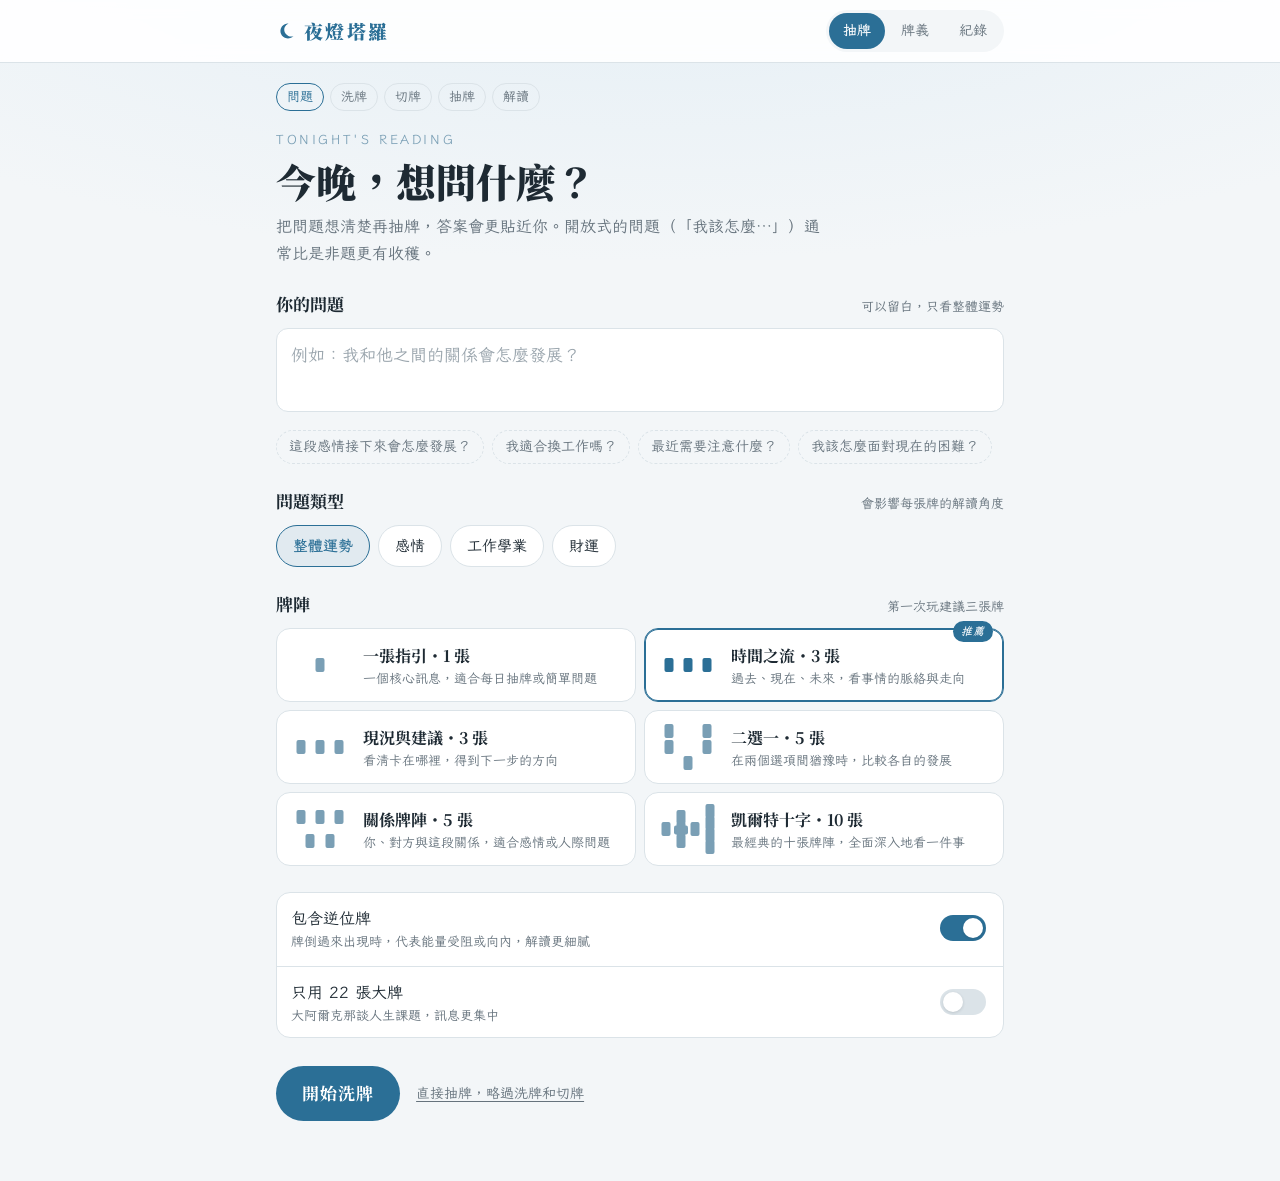
<file: _build/src-tarot.html>
<!doctype html><html><head><meta charset=utf8><meta name=viewport content="width=device-width,initial-scale=1,viewport-fit=cover"><style>:root{color-scheme:light;box-sizing:border-box;padding-top:env(safe-area-inset-top,0px);padding-bottom:env(safe-area-inset-bottom,0px)}html{scroll-padding-top:env(safe-area-inset-top,0px)}body{margin:0;padding:0;font:14px -apple-system,BlinkMacSystemFont,sans-serif;background:#fff;color:#000}img{max-width:100%}[hidden]:not([hidden=until-found i]){display:none!important}</style></head><body>
<title>夜燈塔羅</title>
<meta name="claude:viewport-fit-sides" content="cover">
<link rel="preconnect" href="https://fonts.googleapis.com">
<link rel="preconnect" href="https://fonts.gstatic.com" crossorigin>
<link rel="stylesheet" href="https://fonts.googleapis.com/css2?family=LXGW+WenKai+TC:wght@400;700&family=Noto+Serif+TC:wght@500;700;900&display=swap">
<style>
/* Layout: a bright reading table — clear morning-sky ground, white surfaces, one calm blue for anything you can touch. Single light theme by choice. */
:root{
  --velvet:#f3f6f8; --velvet-2:#ffffff; --sky:#e3eef5;
  --brass:#2b6f96; --brass-dim:#7a9fb5; --on-accent:#ffffff; --tint:rgba(43,111,150,.09);
  --paper:#ffffff; --ink:#1e2a33;
  --text:#1e2a33; --muted:#66737d; --line:#dbe3e8; --shadow:rgba(30,42,51,.16);
  --w:#b4472e; --c:#2f6f80; --s:#4b5578; --p:#6f7a2e; --m:#6b2d5c;
  --good:#2f7d4a; --warn:#b5601b;
  --f-display:"Noto Serif TC","Songti TC","PMingLiU",serif;
  --f-body:"LXGW WenKai TC","Kaiti TC","STKaiti","Noto Serif TC",serif;
  color-scheme:light;
}
html,body{background:var(--velvet);color:var(--text)}
body{font-family:var(--f-body);font-size:16px;line-height:1.7;min-height:100%;
  background:radial-gradient(120% 60% at 50% -10%,var(--sky) 0%,var(--velvet) 65%) fixed,var(--velvet)}
body::before{content:"";position:fixed;inset:0 0 auto;height:env(safe-area-inset-top,0px);z-index:10;background:var(--velvet)}
*{box-sizing:border-box}
[hidden]{display:none!important}
button{font:inherit;color:inherit;cursor:pointer}
button:focus-visible,input:focus-visible,textarea:focus-visible{outline:2px solid var(--brass);outline-offset:2px}
h1,h2,h3{font-family:var(--f-display);text-wrap:balance;margin:0;line-height:1.3}

.top{position:sticky;top:env(safe-area-inset-top,0px);z-index:5;background:rgba(255,255,255,.9);backdrop-filter:blur(8px);border-bottom:1px solid var(--line)}
.top-in{max-width:760px;margin:0 auto;display:flex;align-items:center;justify-content:space-between;gap:12px;
  padding-block:10px;padding-left:max(16px,env(safe-area-inset-left,0px));padding-right:max(16px,env(safe-area-inset-right,0px))}
.brand{font-family:var(--f-display);font-weight:900;font-size:19px;letter-spacing:.12em;color:var(--brass);display:flex;align-items:center;gap:8px}
.brand svg{width:20px;height:20px}
.tabs{display:flex;gap:2px;background:var(--velvet);border-radius:999px;padding:3px}
.tabs button{background:none;border:0;padding:6px 14px;border-radius:999px;font-size:14px;color:var(--muted)}
.tabs button[aria-selected="true"]{background:var(--brass);color:var(--on-accent);font-weight:700}

.wrap{max-width:760px;margin:0 auto;padding-block:20px 60px;padding-left:max(16px,env(safe-area-inset-left,0px));padding-right:max(16px,env(safe-area-inset-right,0px))}
.eyebrow{font-size:13px;letter-spacing:.2em;color:var(--brass-dim)}
.hero h1{font-size:clamp(28px,7vw,40px);font-weight:900;margin:4px 0 6px}
.hero p{color:var(--muted);margin:0;max-width:34em}
.block{margin-top:26px}
.label{display:flex;align-items:baseline;justify-content:space-between;gap:8px;margin-bottom:10px}
.label h2{font-size:17px;font-weight:700}
.label small{color:var(--muted);font-size:13px}

textarea,input[type=text]{width:100%;background:var(--velvet-2);border:1px solid var(--line);border-radius:12px;color:var(--text);
  font:inherit;font-size:17px;padding:12px 14px;resize:none}
textarea::placeholder,input::placeholder{color:#9aa5ad}
.sugg{display:flex;flex-wrap:wrap;gap:8px;margin-top:10px}
.sugg button{background:none;border:1px dashed var(--line);border-radius:999px;padding:4px 12px;font-size:14px;color:var(--muted)}
.hint{margin-top:10px;background:var(--tint);border:1px solid var(--brass-dim);color:var(--text);border-radius:12px;padding:10px 14px;font-size:14px;width:100%;text-align:left}

.chips{display:flex;flex-wrap:wrap;gap:8px}
.chip{border:1px solid var(--line);background:var(--velvet-2);border-radius:999px;padding:7px 16px;font-size:15px}
.chip[aria-pressed="true"]{border-color:var(--brass);background:var(--tint);color:var(--brass);font-weight:700}

.spreads{display:grid;grid-template-columns:1fr;gap:8px}
@media(min-width:560px){.spreads{grid-template-columns:1fr 1fr}}
.sp{display:flex;gap:14px;align-items:center;text-align:left;border:1px solid var(--line);background:var(--velvet-2);border-radius:14px;padding:12px 14px;position:relative}
.sp[aria-pressed="true"]{border-color:var(--brass);box-shadow:0 0 0 1px var(--brass) inset}
.sp .mini{flex:0 0 58px;height:48px;position:relative}
.sp .mini i{position:absolute;width:9px;height:14px;border-radius:2px;background:var(--brass-dim);transform:translate(-50%,-50%)}
.sp[aria-pressed="true"] .mini i{background:var(--brass)}
.sp b{font-family:var(--f-display);font-size:16px;display:block}
.sp span{font-size:13px;color:var(--muted);display:block;line-height:1.5}
.sp .rec{position:absolute;top:-8px;right:10px;background:var(--brass);color:var(--on-accent);font-size:11px;font-weight:700;padding:1px 8px;border-radius:999px;letter-spacing:.1em}
.ab{display:grid;grid-template-columns:1fr 1fr;gap:8px;margin-top:10px}

.opts{display:grid;gap:2px;background:var(--velvet-2);border:1px solid var(--line);border-radius:14px;overflow:hidden}
.opt{display:flex;align-items:center;justify-content:space-between;gap:14px;padding:12px 14px}
.opt+.opt{border-top:1px solid var(--line)}
.opt span small{display:block;color:var(--muted);font-size:13px;line-height:1.5}
.sw{appearance:none;flex:0 0 46px;height:26px;border-radius:999px;background:var(--line);position:relative;cursor:pointer;transition:background .2s}
.sw::after{content:"";position:absolute;top:3px;left:3px;width:20px;height:20px;border-radius:50%;background:#fff;box-shadow:0 1px 3px var(--shadow);transition:transform .2s}
.sw:checked{background:var(--brass)}
.sw:checked::after{transform:translateX(20px)}

.actions{display:flex;flex-wrap:wrap;gap:10px;align-items:center;margin-top:28px}
.btn{border:0;border-radius:999px;padding:13px 26px;font-size:17px;font-weight:700;background:var(--brass);color:var(--on-accent);font-family:var(--f-display);letter-spacing:.06em}
.btn:active{transform:translateY(1px)}
.btn.ghost{background:none;color:var(--brass);border:1px solid var(--brass-dim)}
.btn.small{padding:8px 16px;font-size:14px}
.link{background:none;border:0;color:var(--muted);text-decoration:underline;text-underline-offset:3px;font-size:14px;padding:6px}

.steps{display:flex;gap:6px;margin-bottom:18px;font-size:13px;color:var(--muted);flex-wrap:wrap}
.steps span{padding:2px 10px;border-radius:999px;border:1px solid var(--line)}
.steps span.on{border-color:var(--brass);color:var(--brass)}
.steps span.done{color:var(--brass-dim)}

.stage-c{display:flex;flex-direction:column;align-items:center;text-align:center;gap:14px}
.stage-c p{color:var(--muted);margin:0;max-width:26em}
.qecho{font-family:var(--f-display);font-size:18px;color:var(--text);max-width:24em}
.stack{position:relative;width:132px;height:226px;margin:26px 0 14px;border:0;background:none;padding:0}
.stack .sc{position:absolute;inset:0;transition:transform .3s}
.stack .sc svg,.pile svg,.fc svg,.slot svg,.libc svg,.tray svg{display:block;width:100%;height:100%}
.cf img,.libc img,.sheet .big img{display:block;width:100%;height:100%;object-fit:cover;border-radius:6px;background:var(--paper)}
.stack .sc{filter:drop-shadow(0 6px 10px var(--shadow))}
.stack.riffle .sc:nth-child(odd){animation:rl .75s ease}
.stack.riffle .sc:nth-child(even){animation:rr .75s ease}
@keyframes rl{45%{transform:translateX(-62%) rotate(-10deg)}100%{transform:none}}
@keyframes rr{45%{transform:translateX(62%) rotate(10deg)}100%{transform:none}}
.count{font-family:var(--f-display);color:var(--brass);font-size:15px;letter-spacing:.1em}

.piles{display:flex;gap:18px;justify-content:center;margin:20px 0 8px}
.pile{width:84px;height:144px;position:relative;border:0;background:none;padding:0;transition:transform .5s}
.pile i{position:absolute;inset:0;filter:drop-shadow(0 4px 6px var(--shadow))}
.pile i:nth-child(2){transform:translate(2px,-3px)} .pile i:nth-child(3){transform:translate(4px,-6px)}
.pile.chosen{transform:translateY(-28px) scale(1.06)}
.pile.away{opacity:.35}
.pile em{position:absolute;bottom:-28px;left:0;right:0;font-style:normal;font-size:13px;color:var(--muted)}

.tray{display:flex;gap:8px;justify-content:center;flex-wrap:wrap;margin:6px 0 4px}
.tray div{width:48px;text-align:center;font-size:11px;color:var(--muted);line-height:1.3}
.tray i{display:block;width:48px;height:82px;border:1px dashed var(--line);border-radius:5px;margin-bottom:4px}
.tray i.filled{border:0;animation:pop .35s ease}
.tray i.filled img{display:block;width:100%;height:100%;border-radius:4px;object-fit:cover}
.tray i.filled.rev img{transform:rotate(180deg)}
.tray i.next{border-color:var(--brass)}
@keyframes pop{0%{transform:scale(.6);opacity:0}100%{transform:none;opacity:1}}
.table{display:grid;grid-template-columns:repeat(var(--cols),1fr);gap:5px 4px;margin:18px 0 10px;padding:12px 8px;border-radius:16px;
  background:radial-gradient(90% 80% at 50% 40%,#ffffff,var(--sky));border:1px solid var(--line)}
.fc{aspect-ratio:7/12;width:100%;border:0;background:none;padding:0;transform:rotate(var(--r)) translateY(var(--y));transition:transform .2s,opacity .3s;filter:drop-shadow(0 2px 3px rgba(0,0,0,.4));position:relative}
.fc:hover{transform:rotate(0) translateY(-4px) scale(1.08);z-index:2}
.fc.taken{opacity:0;transform:translateY(-16px) scale(.8);pointer-events:none}
.fc.taken::after{content:""}
.fc:disabled{cursor:default}
.nextpos{font-family:var(--f-display);font-size:20px}
.nextpos small{display:block;font-family:var(--f-body);font-size:14px;color:var(--muted)}

.qhead{margin-bottom:6px}
.qhead .q{font-family:var(--f-display);font-size:clamp(20px,5vw,26px);font-weight:700}
.qhead .meta{color:var(--muted);font-size:13px}
.board{position:relative;width:100%;margin:18px 0 6px}
.slot{position:absolute;border:0;background:none;padding:0;perspective:800px}
.slot .num{position:absolute;top:-9px;left:-9px;z-index:3;width:20px;height:20px;border-radius:50%;background:var(--brass);color:var(--on-accent);font-size:11px;font-weight:700;display:grid;place-items:center;font-family:var(--f-display)}
.slot.focus .cf{box-shadow:0 0 0 2px var(--brass),0 0 18px rgba(43,111,150,.35)}
.slot.cross{z-index:2}
.card{width:100%;height:100%}
.ci{position:relative;width:100%;height:100%;transition:transform .75s cubic-bezier(.3,.7,.3,1);transform-style:preserve-3d;-webkit-transform-style:preserve-3d;border-radius:6px}
.slot.flipped .ci{transform:rotateY(180deg)}
.cb,.cf{position:absolute;inset:0;backface-visibility:hidden;-webkit-backface-visibility:hidden;border-radius:6px;box-shadow:0 5px 12px var(--shadow)}
.cb{transform:rotateY(0deg)}
.cf{transform:rotateY(180deg)}
.rev .cf img,.sheet .big.rev img{transform:rotate(180deg)}
.sheet .big img{transition:transform .5s}
.boardhint{text-align:center;color:var(--muted);font-size:14px;margin:4px 0 0}
.boardbar{display:flex;justify-content:center;gap:10px;margin-top:10px;flex-wrap:wrap}

.focuspanel{margin-top:22px;background:var(--velvet-2);border:1px solid var(--line);border-radius:16px;padding:18px}
.fp-pos{font-size:13px;color:var(--brass);letter-spacing:.12em}
.fp-pos small{color:var(--muted);letter-spacing:0}
.fp-name{display:flex;align-items:center;gap:10px;flex-wrap:wrap;margin:4px 0 8px}
.fp-name h3{font-size:24px;font-weight:900}
.badge{font-size:12px;padding:2px 10px;border-radius:999px;border:1px solid currentColor;font-weight:700}
.badge.up{color:var(--good)} .badge.rv{color:var(--warn)}
.en{color:var(--muted);font-size:13px;font-family:var(--f-display);letter-spacing:.04em}
.kws{display:flex;flex-wrap:wrap;gap:6px;margin:6px 0 10px}
.kws span{font-size:13px;background:var(--tint);color:var(--brass);padding:2px 10px;border-radius:6px}
.fp p{margin:0 0 10px;max-width:38em}
.fp .tl{border-left:2px solid var(--brass-dim);padding-left:12px;color:var(--text)}
.fp .adv{color:var(--muted);font-size:15px}
.fp .adv b{color:var(--brass)}
.fpnav{display:flex;justify-content:space-between;margin-top:8px}
.fp-empty{color:var(--muted);text-align:center;padding:12px 0}

.synth{margin-top:26px;border-top:1px solid var(--line);padding-top:22px}
.synth h2{font-size:22px;margin-bottom:12px}
.stats{display:grid;grid-template-columns:repeat(3,1fr);gap:8px;margin-bottom:16px}
.stat{background:var(--velvet-2);border:1px solid var(--line);border-radius:12px;padding:10px 12px}
.stat b{font-family:var(--f-display);font-size:20px;display:block;color:var(--brass);font-variant-numeric:tabular-nums}
.stat span{font-size:12px;color:var(--muted)}
.synth p{margin:0 0 12px;max-width:38em}
.summary{list-style:none;margin:18px 0 0;padding:0;display:grid;gap:6px}
.summary li{display:flex;gap:10px;align-items:baseline;font-size:15px;border-bottom:1px dashed var(--line);padding-bottom:6px}
.summary li em{font-style:normal;color:var(--muted);flex:0 0 7.5em;font-size:13px}
.summary li span{min-width:0}
.foot{margin-top:22px;color:var(--muted);font-size:13px;text-align:center}

.filters{display:flex;gap:6px;flex-wrap:wrap;margin:14px 0 16px}
.libgrid{display:grid;grid-template-columns:repeat(auto-fill,minmax(82px,1fr));gap:12px}
.libc{border:0;background:none;padding:0;text-align:center;font-size:13px;color:var(--muted)}
.libc .face{aspect-ratio:7/12;max-width:100%;margin-bottom:4px;filter:drop-shadow(0 3px 5px var(--shadow))}

.hist{display:grid;gap:10px;margin-top:16px}
.hi{background:var(--velvet-2);border:1px solid var(--line);border-radius:14px;padding:14px}
.hi-top{display:flex;justify-content:space-between;gap:10px;align-items:flex-start}
.hi .q{font-family:var(--f-display);font-weight:700;font-size:16px}
.hi .meta{color:var(--muted);font-size:12px}
.hi .cards{font-size:14px;margin-top:6px;color:var(--text)}
.hi .row{display:flex;gap:8px;margin-top:10px;flex-wrap:wrap}
.empty{text-align:center;color:var(--muted);padding:40px 10px}

.scrim{position:fixed;inset:0;background:rgba(30,42,51,.45);z-index:20;display:flex;align-items:flex-end;justify-content:center}
.sheet{background:var(--velvet-2);width:100%;max-width:640px;max-height:88%;overflow:auto;border-radius:20px 20px 0 0;border:1px solid var(--line);
  padding-block:18px calc(24px + env(safe-area-inset-bottom,0px));padding-left:max(18px,env(safe-area-inset-left,0px));padding-right:max(18px,env(safe-area-inset-right,0px));animation:up .3s ease}
@keyframes up{from{transform:translateY(40px);opacity:0}}
.sheet .x{float:right;background:none;border:1px solid var(--line);border-radius:999px;width:34px;height:34px}
.sheet .big{width:150px;aspect-ratio:7/12;margin:8px auto 12px;filter:drop-shadow(0 6px 12px var(--shadow))}
.sheet h3{font-size:24px;text-align:center}
.sheet .en{text-align:center}
.two{display:grid;grid-template-columns:1fr;gap:12px;margin-top:14px}
@media(min-width:520px){.two{grid-template-columns:1fr 1fr}}
.two div{background:var(--velvet);border:1px solid var(--line);border-radius:12px;padding:12px}
.two h4{margin:0 0 4px;font-family:var(--f-display);font-size:15px}
.two p{margin:0;font-size:15px}
.copybox{width:100%;height:220px;font-size:14px;margin-top:10px}

.toast{white-space:nowrap;box-shadow:0 4px 14px var(--shadow);position:fixed;left:50%;bottom:calc(24px + env(safe-area-inset-bottom,0px));transform:translateX(-50%);background:var(--brass);color:var(--on-accent);
  padding:8px 18px;border-radius:999px;font-weight:700;z-index:30;font-size:14px}

.paper{fill:var(--paper)}
@media (prefers-reduced-motion:reduce){*{animation:none!important;transition:none!important}}
</style>

<svg width="0" height="0" style="position:absolute" aria-hidden="true"><defs id="sprite"></defs></svg>

<header class="top"><div class="top-in">
  <div class="brand"><svg viewBox="0 0 24 24"><path d="M15 3a9 9 0 1 0 6 15A7.5 7.5 0 1 1 15 3z" fill="currentColor"/></svg>夜燈塔羅</div>
  <nav class="tabs" role="tablist">
    <button role="tab" data-tab="draw" aria-selected="true">抽牌</button>
    <button role="tab" data-tab="lib" aria-selected="false">牌義</button>
    <button role="tab" data-tab="hist" aria-selected="false">紀錄</button>
  </nav>
</div></header>

<main class="wrap">
  <section id="v-draw"></section>
  <section id="v-lib" hidden></section>
  <section id="v-hist" hidden></section>
</main>
<div id="scrim" class="scrim" hidden></div>
<div id="toast" class="toast" hidden></div>

<script>
/* ---------- data ---------- */
const MAJORS=[
['愚者','The Fool','新開始、冒險、純真、自由','魯莽、猶豫、不切實際','一段全新的旅程正在展開，帶著好奇心勇敢踏出第一步。','衝動行事或過度猶豫，起步前需要多一點準備。','輕鬆自在的新戀情，或為關係注入新鮮感。','適合嘗試新領域、轉換跑道。','相信直覺，但別忘了看路。'],
['魔術師','The Magician','創造力、行動、資源、自信','能力未發揮、操弄、缺乏方向','你擁有實現目標所需的一切，現在正是把想法變成行動的時候。','才能被閒置，或有人言過其實，留意誠信與專注。','主動表達會帶來好結果，吸引力強。','能力受肯定，適合提案、開創。','把手上的工具用起來。'],
['女祭司','The High Priestess','直覺、潛意識、靜默、智慧','忽略直覺、秘密、流於表面','答案藏在內心深處，靜下來傾聽直覺。','你可能忽略了內在聲音，或有資訊尚未浮上檯面。','關係中有未說出口的情感，需要耐心。','先觀察、收集資訊，不急著表態。','安靜下來，相信自己的感覺。'],
['皇后','The Empress','豐盛、滋養、美、創造','依賴、過度付出、停滯','豐收與滋養的能量，生活充滿美好與創造力。','照顧別人時忘了自己，或創造力受阻。','溫暖穩定、被疼愛的關係。','成果豐碩，適合創意與照護相關工作。','好好照顧自己，也享受生活。'],
['皇帝','The Emperor','權威、結構、穩定、領導','控制、僵化、獨斷','建立秩序與規則，以理性和紀律掌握局面。','過度控制或缺乏紀律，權力關係失衡。','穩定可靠，但留意別太強勢。','適合擔任領導，用制度管理。','訂下計畫，堅定執行。'],
['教皇','The Hierophant','傳統、教導、信仰、制度','打破常規、教條、叛逆','向有經驗的人學習，遵循既有的規範與價值。','對傳統產生懷疑，想走自己的路。','傾向穩定與承諾，甚至步入婚姻。','適合在體制內發展、進修學習。','找一位可信賴的導師。'],
['戀人','The Lovers','愛、結合、選擇、價值觀','失衡、誘惑、錯誤選擇','真誠的連結與重要的選擇，跟隨內心的價值觀。','關係失衡或價值觀衝突，選擇時猶豫不決。','心意相通，感情升溫。','合作順利，或面臨職涯抉擇。','做與自己價值一致的選擇。'],
['戰車','The Chariot','意志、勝利、前進、掌控','失控、迷失方向、受阻','以堅定意志克服阻礙，朝目標全速前進。','力量分散或方向不明，容易受挫。','積極追求會有收穫。','在競爭中勝出，進展快速。','專注目標，握好方向盤。'],
['力量','Strength','勇氣、耐心、溫柔的堅定、自制','自我懷疑、軟弱、失去耐心','真正的力量來自溫柔與耐心，以柔克剛。','信心不足或情緒失控，需要重新找回內在力量。','以包容和理解化解摩擦。','穩住情緒就能贏得信任。','溫柔而堅定。'],
['隱者','The Hermit','內省、獨處、尋找、智慧','孤立、逃避、迷失','暫時退一步，獨處反思能找到內心的答案。','過度封閉自己，或害怕面對內在問題。','需要獨處空間，或暫時單身沉澱。','適合研究、深耕專業。','給自己一段安靜的時間。'],
['命運之輪','Wheel of Fortune','轉變、循環、機運、命運','逆境、抗拒改變、運勢低迷','命運的輪子正在轉動，新的機會與轉折即將到來。','暫時處於低潮，抗拒變化只會更辛苦。','緣分到來，或關係出現轉折。','局勢轉變，把握時機。','順勢而為。'],
['正義','Justice','公平、真相、因果、決斷','不公、偏見、逃避責任','事情將依公平原則發展，誠實面對就會得到應有的結果。','判斷失準或遭遇不公，需要承擔起責任。','關係需要平等對待。','合約、法律事務有利，賞罰分明。','誠實且公正地做決定。'],
['吊人','The Hanged Man','暫停、換個角度、犧牲、等待','拖延、白費的犧牲、停滯','暫停並換個角度看事情，等待反而帶來領悟。','不必要的拖延或犧牲，該放手卻還在硬撐。','關係卡住，需要換位思考。','進度暫緩，適合重新規劃。','換個角度看看。'],
['死神','Death','結束、轉化、新生、放下','抗拒結束、停滯、害怕改變','一個階段的結束，為新的開始騰出空間。這張牌幾乎不代表真正的死亡。','抓著已經結束的東西不放，讓自己停在原地。','舊的相處模式結束，迎來轉變。','轉換跑道或職務調整。','放下，才能迎接新的。'],
['節制','Temperance','平衡、調和、耐心、適度','失衡、過度、急躁','找到中庸之道，循序漸進地融合不同元素。','生活失衡，某方面過度或不足。','細水長流、互相調和。','協調合作，穩定進展。','慢慢來，保持平衡。'],
['惡魔','The Devil','束縛、慾望、執著、誘惑','解脫、覺醒、擺脫束縛','被慾望、習慣或關係綁住，但鎖鏈其實沒有那麼緊。','開始意識到束縛，正逐步掙脫。','強烈吸引，但留意依賴與控制。','被金錢或壓力綁住。','看清是什麼在綁住你。'],
['高塔','The Tower','突變、崩解、覺醒、衝擊','避開災難、延遲的改變、內在動盪','突如其來的變化打破舊結構，雖然震撼，卻讓真相浮現。','改變還在醞釀，或你正努力避免崩塌。','突發衝突或關係重大轉變。','計畫生變，需要重建。','接受改變，重新打地基。'],
['星星','The Star','希望、療癒、靈感、信心','失望、缺乏信心、迷惘','風雨過後的平靜與希望，療癒正在發生。','暫時失去信心，覺得希望渺茫。','真誠美好的連結，舊傷逐漸癒合。','理想有實現的可能。','保持希望。'],
['月亮','The Moon','不安、幻象、潛意識、迷惑','釋放恐懼、真相浮現、走出迷霧','事情看不清楚，內心不安，要小心幻象與誤解。','迷霧逐漸散去，困惑開始釐清。','不確定感，或有所隱瞞。','資訊不明，先別做重大決定。','不確定時，別急著下結論。'],
['太陽','The Sun','成功、喜悅、活力、清晰','暫時陰霾、過度樂觀、延遲','光明燦爛，事情順利，充滿喜悅與自信。','好事稍有延遲，但整體仍然正向。','快樂甜蜜，公開而穩定。','成功並受到肯定。','大方展現自己。'],
['審判','Judgement','覺醒、重生、召喚、反省','自我懷疑、逃避反省、錯過機會','內在的召喚響起，回顧過去，迎接重生。','對自己過於嚴苛，或不願面對過去。','舊情復燃，或重新評估關係。','重要的決定或新的使命。','誠實回顧，然後前進。'],
['世界','The World','完成、圓滿、整合、成就','未竟之事、缺少收尾、延遲','一個循環圓滿完成，收穫成果，準備迎接下一段旅程。','只差最後一步，需要好好收尾。','關係圓滿，走向承諾。','達成目標，有出國或擴展的機會。','為自己的成就喝采。']
];
const MINORS={
w:[
['靈感、新計畫、熱情','延遲、缺乏動力','一股新的熱情或靈感出現，是開始行動的好時機。','想法還沒成形，動力不足或計畫延遲。'],
['規劃、遠見、決定','害怕未知、計畫不周','站在起點眺望未來，正在規劃下一步。','猶豫不前，害怕離開舒適圈。'],
['拓展、等待成果、視野','延誤、受挫','努力已經播下，正等待成果，視野正在擴展。','進展比預期慢，需要調整期待。'],
['慶祝、和諧、安定','不安定、過渡期','值得慶祝的時刻，家庭或團隊和樂。','和諧暫時被打破，處於過渡階段。'],
['競爭、衝突、意見分歧','迴避衝突、內耗','各方意見衝突，存在或良性或惡性的競爭。','衝突趨緩，或刻意迴避問題。'],
['勝利、肯定、榮耀','自負、未受肯定','努力得到公開肯定，凱旋而歸。','期待的掌聲沒有來，或太在意別人的眼光。'],
['堅守立場、挑戰、防衛','疲憊、想放棄','面對挑戰時堅守立場，你其實站在有利位置。','壓力太大，想要放棄。'],
['快速、進展、消息','延遲、混亂','事情快速推進，消息或行動即將到來。','節奏被打亂，事情延遲。'],
['韌性、堅持、防備','精疲力盡、多疑','雖然疲憊，但只差一步，請堅持下去。','身心俱疲，防備心過重。'],
['負擔、責任、壓力','卸下重擔、學會分擔','扛了太多責任，壓力沉重。','開始放下不必要的負擔。'],
['好奇、探索、令人興奮的消息','三分鐘熱度、壞消息','充滿好奇心的新嘗試，或帶來令人興奮的消息。','熱情來得快去得快，計畫流於空想。'],
['行動、冒險、衝勁','衝動、急躁','充滿衝勁地追求目標，勇於冒險。','太過急躁，容易半途而廢。'],
['自信、魅力、獨立','嫉妒、情緒化','自信溫暖、充滿魅力，能鼓舞他人。','缺乏自信，或因嫉妒而失衡。'],
['領導、願景、魄力','專斷、傲慢','有遠見與魄力的領導者，能帶領眾人前進。','太過強勢，聽不進別人意見。']],
c:[
['新感情、愛、直覺','情感壓抑、空虛','情感滿溢，新的愛或深刻連結正在萌芽。','情感受阻，內心感到空虛。'],
['連結、伴侶、互相吸引','失衡、分歧','兩人心意相通，平等互惠的關係。','關係失去平衡，溝通出現落差。'],
['友誼、慶祝、團聚','過度玩樂、是非','朋友相聚、分享喜悅的時光。','過度玩樂，或人際間出現八卦是非。'],
['冷淡、沉思、不滿足','重新投入、接受新機會','對現況感到無趣，可能錯過眼前的機會。','走出低潮，願意重新接受新事物。'],
['失落、遺憾、悲傷','接受、走出傷痛','專注於失去的東西而悲傷，卻忘了身後還有沒倒下的杯子。','開始接受失去，慢慢療癒。'],
['回憶、純真、懷舊','活在過去、該向前看','美好的回憶或舊人舊事重現，帶來溫暖。','太沉溺於過去，需要向前看。'],
['幻想、選擇太多、白日夢','釐清、做出選擇','眼前選擇很多，但有些只是幻象。','迷霧散去，開始看清真正想要的。'],
['離開、尋找更深的意義','害怕離開、徘徊','決定離開不再滿足你的事物，去尋找更深的意義。','想走又不敢走，猶豫徘徊。'],
['心願達成、滿足','不滿足、過度放縱','俗稱「願望牌」，心願即將實現，感到滿足。','得到了卻不快樂，或過度追求享樂。'],
['幸福、家庭、圓滿','家庭不和、期待落差','情感圓滿、家庭和樂的幸福景象。','家庭關係緊張，理想與現實有落差。'],
['溫柔的訊息、直覺、創意','情緒化、不成熟','帶來溫柔的情感訊息或新的創意靈感。','情緒起伏大，想法不切實際。'],
['浪漫、追求、邀約','不切實際、善變','浪漫的追求或邀約，跟著心走。','承諾不夠可靠，留意甜言蜜語。'],
['同理、溫柔、直覺','情緒依賴、過度敏感','溫柔有同理心，善於照顧他人的情感。','太過敏感，容易被情緒淹沒。'],
['情緒成熟、包容、冷靜','情緒操控、壓抑','情緒成熟穩定，能理性處理感情問題。','壓抑情緒，或用情感控制他人。']],
s:[
['清晰、真相、突破','混亂、誤判','思緒清晰，真相浮現，帶來突破性的想法。','想法混亂，容易誤判情勢。'],
['僵局、難以抉擇、逃避','資訊過載、終於做決定','陷入兩難，暫時選擇不看不想。','終於願意面對，做出決定。'],
['心碎、悲傷、痛苦','復原、釋放痛苦','令人心痛的事實或分離，悲傷需要被承認。','傷痛逐漸平復，開始療癒。'],
['休息、復原、沉思','焦躁、無法休息','需要暫停休息，讓身心恢復。','該休息卻停不下來，身心透支。'],
['衝突、輸贏、自私','和解、放下爭執','贏了爭執卻輸了關係，衝突帶來代價。','願意放下勝負，尋求和解。'],
['過渡、離開困境、前進','停滯、未解的包袱','離開動盪，朝向較平靜的地方前進。','想離開卻走不了，舊問題跟著你。'],
['策略、隱瞞、取巧','坦白、良心發現','有人暗中行事，或你需要用策略應對。','秘密被揭露，或決定坦白。'],
['受困、自我設限、無力','解脫、看見出路','感覺被困住，其實限制多半來自自己的想法。','開始掙脫束縛，看見出路。'],
['焦慮、失眠、擔憂','走出焦慮、尋求協助','深夜的焦慮與擔憂，很多恐懼比現實更嚴重。','焦慮逐漸減輕，願意向人求助。'],
['結束、谷底、痛苦終結','復原、最壞已過','走到谷底，但最壞的時候也代表即將過去。','正在從低谷爬起，緩慢復原。'],
['好奇、觀察、求知','八卦、說話傷人','思緒敏銳，充滿求知慾，留意新消息。','言語犀利傷人，或捲入是非。'],
['果斷、直接、急進','魯莽、說話太衝','行動迅速、直言不諱，勇往直前。','太過衝動，不經思考就行動。'],
['獨立、理性、清晰','冷漠、尖銳','理性獨立，看事情清楚透徹。','過於冷漠或批判，拒人於千里之外。'],
['理智、權威、判斷','冷酷、濫用權力','理智公正，以邏輯和原則做判斷。','冷酷無情，或用權力壓人。']],
p:[
['新機會、財富、穩定','錯失機會、財務不穩','實質的新機會出現，可能是工作或財務上的好消息。','機會錯失，或財務計畫不夠踏實。'],
['平衡、彈性、多工','失衡、手忙腳亂','在多件事之間靈活調度，保持平衡。','事情太多，顧此失彼。'],
['合作、技能、團隊','合作不順、品質不佳','團隊合作，專業技能受到肯定。','合作不順，各做各的。'],
['守財、安全感、控制','過度吝嗇、學會放手','緊緊守住所擁有的，重視安全感。','太過執著於掌控，或開始學會放手。'],
['匱乏、困難、孤立','好轉、得到幫助','經歷物質或心理上的困頓，記得幫助其實就在身邊。','困境逐漸好轉，找到支援。'],
['給予、分享、慷慨','不對等、有條件的付出','施與受的平衡，慷慨分享或得到幫助。','付出不對等，或幫助附帶條件。'],
['耐心、評估、長期投資','急於求成、付出沒回報','努力已經播種，需要耐心等待收成。','對進度感到焦慮，或付出沒有回報。'],
['專注、精進、勤奮','敷衍、缺乏熱情','專心磨練技藝，一步一腳印。','工作變得機械化，失去熱情。'],
['獨立、富足、享受','過度依賴、物質空虛','靠自己的努力獲得富足與自在。','太依賴他人，或物質充足卻內心空虛。'],
['傳承、家族、長久財富','家族糾紛、財務損失','長久穩固的財富與家庭基礎。','家庭或財產問題引起紛爭。'],
['學習、新目標、踏實','光說不練、拖延','對新技能或目標充滿學習熱忱。','光說不練，進度緩慢。'],
['穩健、負責、勤勞','停滯、過於保守','腳踏實地、按部就班完成任務。','太過保守，進展停滯。'],
['照顧、務實、富足','過度操勞、忽略自己','務實又溫暖，能把生活打理得很好。','為家庭或工作過度操勞。'],
['成功、富裕、穩重','貪婪、固執','事業有成、財務穩健的成熟形象。','過於看重金錢，或固執己見。']]
};
const SUIT={
 w:{n:'權杖',en:'Wands',el:'火',love:'權杖在感情裡代表熱情與吸引力，是關係中的火花與主動',work:'權杖在工作上代表衝勁、企劃與開創',money:'權杖在財運上代表靠行動與企圖心創造收入',up:'把熱情化為具體行動',rv:'先找回動力，別硬撐',dom:'權杖最多：這件事的關鍵在行動力與熱情，想清楚就去做，別只停在想。'},
 c:{n:'聖杯',en:'Cups',el:'水',love:'聖杯是情感的元素，在感情問題中特別有分量',work:'聖杯在工作上代表人際氛圍，以及你對這份工作的熱愛程度',money:'聖杯在財運上與心情、人情往來和享受型消費有關',up:'跟隨內心的感受',rv:'先照顧好自己的情緒',dom:'聖杯最多：情感是這件事的核心，你的感受和人際關係比表面條件更重要。'},
 s:{n:'寶劍',en:'Swords',el:'風',love:'寶劍在感情中常指溝通、想法與理性，也可能是爭執',work:'寶劍在工作上代表決策、溝通與壓力',money:'寶劍在財運上提醒做決定前要冷靜分析',up:'用清楚的思考做決定',rv:'別讓焦慮主導判斷',dom:'寶劍最多：思緒、溝通或壓力是主軸，可能有些焦慮或衝突，需要冷靜釐清想法。'},
 p:{n:'錢幣',en:'Pentacles',el:'土',love:'錢幣在感情中代表務實、穩定與現實條件',work:'錢幣在工作上代表技能、收入與實際成果',money:'錢幣是財富的元素，在財運問題中特別直接',up:'腳踏實地，一步一步來',rv:'重新檢視手上的資源與計畫',dom:'錢幣最多：重點落在現實層面，像是金錢、工作、身體或具體成果，穩紮穩打最有用。'}
};
const RANKN=['王牌','二','三','四','五','六','七','八','九','十','侍者','騎士','皇后','國王'];
const RANKEN=['Ace','Two','Three','Four','Five','Six','Seven','Eight','Nine','Ten','Page','Knight','Queen','King'];
const ROMAN=['0','I','II','III','IV','V','VI','VII','VIII','IX','X','XI','XII','XIII','XIV','XV','XVI','XVII','XVIII','XIX','XX','XXI'];
const NUMMEAN={1:'新的開始',2:'選擇與平衡',3:'成長與合作',4:'穩定與基礎',5:'衝突與變動',6:'調和與修復',7:'考驗與反思',8:'推進與力量',9:'接近完成',10:'結束與新循環'};
const HARD=new Set(['m15','m16','m18','s3','s5','s8','s9','s10','c5','p5','w10','w5','s7','c8','m13','m12','s2','c4','w9','p4']);

const CARDS=[];
MAJORS.forEach((m,i)=>CARDS.push({id:'m'+i,major:true,i,name:m[0],en:m[1],k:m[2].split('、'),kr:m[3].split('、'),u:m[4],r:m[5],love:m[6],work:m[7],a:m[8]}));
for(const s of ['w','c','s','p'])MINORS[s].forEach((d,j)=>CARDS.push({id:s+(j+1),major:false,suit:s,rank:j+1,name:SUIT[s].n+RANKN[j],en:RANKEN[j]+' of '+SUIT[s].en,k:d[0].split('、'),kr:d[1].split('、'),u:d[2],r:d[3]}));
const BYID=Object.fromEntries(CARDS.map(c=>[c.id,c]));

const TOPICS={general:'整體運勢',love:'感情',work:'工作學業',money:'財運'};
const REC={general:'three',love:'relation',work:'advice',money:'advice'};
const SP={
 one:{n:'一張指引',d:'一個核心訊息，適合每日抽牌或簡單問題',cols:1,rows:1,f:.8,pos:[['核心訊息','這件事現在最需要你知道的事',.5,.5]]},
 three:{n:'時間之流',d:'過去、現在、未來，看事情的脈絡與走向',cols:3,rows:1,f:.8,pos:[['過去','影響現況的過往經驗或原因',.5,.5],['現在','目前的狀態與核心能量',1.5,.5],['未來','照目前方向發展的可能走向',2.5,.5]]},
 advice:{n:'現況與建議',d:'看清卡在哪裡，得到下一步的方向',cols:3,rows:1,f:.8,pos:[['現況','你目前所處的狀態',.5,.5],['阻礙','卡住你的關鍵，或需要注意的地方',1.5,.5],['建議','可以採取的方向與做法',2.5,.5]]},
 choice:{n:'二選一',d:'在兩個選項間猶豫時，比較各自的發展',cols:3,rows:3,f:.64,pos:[['現況','你現在的狀態與心境',1.5,2.5],['{A}的發展','選擇{A}之後的過程',.5,1.5],['{A}的結果','選擇{A}最後可能的結果',.5,.5],['{B}的發展','選擇{B}之後的過程',2.5,1.5],['{B}的結果','選擇{B}最後可能的結果',2.5,.5]]},
 relation:{n:'關係牌陣',d:'你、對方與這段關係，適合感情或人際問題',cols:3,rows:2,f:.66,pos:[['你的想法','你在這段關係中的感受與態度',.5,.5],['關係現況','兩人之間目前的狀態',1.5,.5],['對方的想法','對方的感受與態度',2.5,.5],['阻礙','這段關係需要面對的課題',1,1.5],['未來走向','照目前發展下去的可能走向',2,1.5]]},
 celtic:{n:'凱爾特十字',d:'最經典的十張牌陣，全面深入地看一件事',cols:4,rows:4,f:.58,pos:[['現況','事情的核心與你目前的處境',1.5,2],['阻礙','橫在面前的挑戰',1.5,2.08,1],['根基','深層原因或潛意識',1.5,3],['過去','正在離去的影響',.5,2],['目標','你意識上期望的結果',1.5,1],['近未來','接下來不久會發生的事',2.5,2],['你的態度','你面對這件事的姿態',3.5,3.5],['外在環境','身邊的人與外在影響',3.5,2.5],['希望與恐懼','你內心的期待與擔憂',3.5,1.5],['最終結果','綜合以上，最可能的走向',3.5,.5]]}
};

/* ---------- art ---------- */
const star=(cx,cy,R,r,n=5,rot=-90)=>{let d='';for(let i=0;i<n*2;i++){const a=(rot+i*180/n)*Math.PI/180,rr=i%2?r:R;d+=(i?'L':'M')+(cx+rr*Math.cos(a)).toFixed(1)+' '+(cy+rr*Math.sin(a)).toFixed(1)}return d+'Z'};
const rays=(n,r1,r2)=>Array.from({length:n},(_,i)=>{const a=i*2*Math.PI/n;return `M${(50+r1*Math.cos(a)).toFixed(1)} ${(50+r1*Math.sin(a)).toFixed(1)}L${(50+r2*Math.cos(a)).toFixed(1)} ${(50+r2*Math.sin(a)).toFixed(1)}`}).join('');
const ART=[
 `<circle cx="50" cy="50" r="28"/><path d="${rays(8,34,42)}"/><circle cx="50" cy="50" r="5" class="fi"/>`,
 `<path d="M50 30c-9-12-28-12-28 0s19 12 28 0 28-12 28 0-19 12-28 0z"/><path d="M50 48v42M40 58h20"/>`,
 `<path d="M20 12v78M80 12v78M14 12h12M74 12h12M14 90h12M74 90h12"/><path d="M58 32a18 18 0 1 0 0 36a14 14 0 1 1 0-36z" class="fi"/>`,
 `<circle cx="50" cy="38" r="20"/><path d="M50 58v32M38 76h24"/>`,
 `<path d="M24 32l26-18 26 18"/><rect x="24" y="32" width="52" height="52"/><circle cx="50" cy="58" r="9"/>`,
 `<path d="M50 10v80M38 24h24M32 38h36M26 52h48"/><circle cx="50" cy="10" r="3" class="fi"/>`,
 `<circle cx="38" cy="58" r="22"/><circle cx="62" cy="58" r="22"/><path d="${star(50,18,9,4)}" class="fi"/>`,
 `<path d="M22 28l28-14 28 14"/><rect x="22" y="28" width="56" height="38"/><circle cx="33" cy="77" r="10"/><circle cx="67" cy="77" r="10"/><path d="${star(50,47,8,3.5)}" class="fi"/>`,
 `<path d="M50 24c-8-10-24-10-24 0s16 10 24 0 24-10 24 0-16 10-24 0z"/><path d="M22 88c0-26 12-44 28-44s28 18 28 44"/>`,
 `<path d="M50 12v12"/><path d="M34 24h32l7 12v38l-7 12H34l-7-12V36z"/><path d="M50 40l11 18H39zM50 72l11-18H39z"/>`,
 `<circle cx="50" cy="50" r="36"/><circle cx="50" cy="50" r="12"/><path d="M50 14v72M14 50h72M24.5 24.5l51 51M75.5 24.5l-51 51"/>`,
 `<path d="M50 14v72M34 86h32M18 28h64"/><path d="M18 28l-10 24h20zM82 28l-10 24h20z"/><circle cx="50" cy="14" r="3" class="fi"/>`,
 `<path d="M18 12h64M50 12v20"/><path d="M50 32l-17 28h34z"/><path d="M50 60v28M38 74h24"/>`,
 [0,72,144,216,288].map(a=>`<ellipse cx="50" cy="30" rx="10" ry="17" transform="rotate(${a} 50 50)"/>`).join('')+`<circle cx="50" cy="50" r="8" class="fi"/>`,
 `<path d="M50 12l34 58H16z"/><path d="M22 84c7-8 14 8 21 0s14-8 21 0 7 6 14 0"/>`,
 `<circle cx="50" cy="50" r="38"/><path d="${star(50,50,36,14,5,90)}"/>`,
 `<path d="M36 90V36l14-12 14 12v54z"/><path d="M44 52h12M44 68h12"/><path d="M70 6l-12 18h10l-14 20" stroke-width="3.6"/>`,
 `<path d="${star(50,50,40,10,4)}" class="fi"/><path d="${star(50,50,26,7,4,-45)}"/>`,
 `<path d="M62 14a36 36 0 1 0 0 72a29 29 0 1 1 0-72z" class="fi"/><circle cx="72" cy="30" r="3" class="fi"/><circle cx="80" cy="52" r="2" class="fi"/>`,
 `<circle cx="50" cy="50" r="18" class="fi"/><path d="${rays(12,26,40)}"/>`,
 `<path d="M16 86h68M28 86V66h44v20"/><path d="M50 66V18M38 30h24"/><path d="${rays(5,8,0)}" transform="translate(0,-32)"/><path d="M50 18l-24-8M50 18l24-8"/>`,
 `<ellipse cx="50" cy="50" rx="24" ry="36"/><ellipse cx="50" cy="50" rx="31" ry="43" stroke-dasharray="2 5"/><path d="${star(50,50,9,4)}" class="fi"/>`
];
const SYM={
 w:`<path d="M50 8v84" stroke-width="7" stroke-linecap="round"/><ellipse cx="38" cy="26" rx="9" ry="4" transform="rotate(-30 38 26)"/><ellipse cx="62" cy="40" rx="9" ry="4" transform="rotate(30 62 40)"/><ellipse cx="38" cy="56" rx="9" ry="4" transform="rotate(-30 38 56)"/>`,
 c:`<path d="M26 14h48c0 26-9 38-20 40v18h12v8H34v-8h12V54c-11-2-20-14-20-40z"/>`,
 s:`<path d="M50 4l6 12v50H44V16z"/><rect x="30" y="66" width="40" height="6" rx="2"/><rect x="46" y="72" width="8" height="16"/><circle cx="50" cy="92" r="5"/>`,
 p:`<circle cx="50" cy="50" r="40"/><circle cx="50" cy="50" r="34" fill="var(--paper)"/><path d="${star(50,50,30,12)}"/>`
};
const INK={w:'var(--w)',c:'var(--c)',s:'var(--s)',p:'var(--p)',m:'var(--m)'};
const PIPS={1:[[50,50]],2:[[50,22],[50,78]],3:[[50,15],[50,50],[50,85]],4:[[28,22],[72,22],[28,78],[72,78]],5:[[28,20],[72,20],[50,50],[28,80],[72,80]],6:[[28,15],[72,15],[28,50],[72,50],[28,85],[72,85]],7:[[28,15],[72,15],[50,32],[28,50],[72,50],[28,85],[72,85]],8:[[28,15],[72,15],[50,32],[28,50],[72,50],[50,68],[28,85],[72,85]],9:[[28,12],[72,12],[28,37],[72,37],[50,50],[28,63],[72,63],[28,88],[72,88]],10:[[28,10],[72,10],[50,24],[28,38],[72,38],[28,62],[72,62],[50,76],[28,90],[72,90]]};

(function sprite(){
  let s='';
  for(const k in SYM)s+=`<symbol id="s-${k}" viewBox="0 0 100 100">${SYM[k]}</symbol>`;
  s+=`<pattern id="lat" width="8" height="8" patternUnits="userSpaceOnUse"><path d="M4 0L8 4L4 8L0 4Z" fill="none" stroke="#e7c27a" stroke-opacity=".3" stroke-width=".5"/></pattern>
  <symbol id="back" viewBox="0 0 100 171"><rect width="100" height="171" rx="6" fill="#24597a"/><rect x="5" y="5" width="90" height="161" rx="3" fill="url(#lat)" stroke="#e7c27a" stroke-width=".8"/>
  <rect x="9" y="9" width="82" height="153" rx="2" fill="none" stroke="#e7c27a" stroke-opacity=".5" stroke-width=".4"/>
  <circle cx="50" cy="85.5" r="21" fill="#24597a" stroke="#e7c27a" stroke-width=".8"/><circle cx="50" cy="85.5" r="25" fill="none" stroke="#e7c27a" stroke-width=".4" stroke-dasharray="1 2"/>
  <path d="M55 71.5a14 14 0 1 0 0 28a11 11 0 1 1 0-28z" fill="#e7c27a"/><path d="${star(58,85.5,4,1.6)}" fill="#e7c27a"/></symbol>`;
  document.getElementById('sprite').innerHTML=s;
})();

function face(c,lazy){return `<img src="cards/${c.id}.webp" alt="${c.name}" ${lazy?'loading="lazy"':''} draggable="false">`}
function faceSVG(c){
  const ink=c.major?INK.m:INK[c.suit];
  let top=c.major?ROMAN[c.i]:(c.rank===1?'A':c.rank<=10?String(c.rank):SUIT[c.suit].n);
  let art='';
  if(c.major){
    art=`<circle cx="50" cy="72" r="34" fill="none" stroke="${ink}" stroke-opacity=".25" stroke-width=".6"/><g transform="translate(23,45) scale(.54)" fill="none" stroke="${ink}" stroke-width="3.4" stroke-linecap="round" stroke-linejoin="round" style="--fi:${ink}">${ART[c.i]}</g>`;
  }else if(c.rank<=10){
    const sz=c.rank===1?46:c.rank<=4?24:c.rank<=6?21:17;
    art=PIPS[c.rank].map(([x,y])=>{const px=10+x*.8,py=26+y*.92;return `<use href="#s-${c.suit}" x="${(px-sz/2).toFixed(1)}" y="${(py-sz/2).toFixed(1)}" width="${sz}" height="${sz}"/>`}).join('');
    art=`<g fill="${ink}" stroke="${ink}">${art}</g>`;
  }else{
    art=`<g fill="${ink}" stroke="${ink}"><use href="#s-${c.suit}" x="37" y="30" width="26" height="26"/></g><text x="50" y="108" text-anchor="middle" font-family="Noto Serif TC,serif" font-weight="900" font-size="34" fill="${ink}">${'侍騎后王'[c.rank-11]}</text>`;
  }
  const name=c.major?c.name:(c.rank===1?SUIT[c.suit].n+'王牌':c.name);
  return `<svg viewBox="0 0 100 160" aria-label="${c.name}"><rect x="0" y="0" width="100" height="160" rx="6" class="paper"/>
  <rect x="5" y="5" width="90" height="150" rx="3" fill="none" stroke="${ink}" stroke-width=".9"/>
  <text x="50" y="19" text-anchor="middle" font-family="Noto Serif TC,serif" font-weight="700" font-size="${top.length>3?8:10}" fill="${ink}" letter-spacing="1">${top}</text>
  ${art}
  <path d="M14 131h72" stroke="${ink}" stroke-width=".5"/>
  <text x="50" y="146" text-anchor="middle" font-family="Noto Serif TC,serif" font-weight="700" font-size="${name.length>4?9:10.5}" fill="var(--ink)">${name}</text></svg>`;
}
const BACK=`<svg viewBox="0 0 100 171"><use href="#back"/></svg>`;
document.head.insertAdjacentHTML('beforeend','<style>.fi{fill:var(--fi);stroke:none}</style>');

/* ---------- helpers ---------- */
const $=s=>document.querySelector(s);
const esc=s=>String(s??'').replace(/[&<>"]/g,ch=>({'&':'&amp;','<':'&lt;','>':'&gt;','"':'&quot;'}[ch]));
const rnd=n=>{const a=new Uint32Array(1);crypto.getRandomValues(a);return a[0]%n};
const store={get(k,d){try{const v=localStorage.getItem(k);return v?JSON.parse(v):d}catch(e){return d}},set(k,v){try{localStorage.setItem(k,JSON.stringify(v))}catch(e){}}};
let toastT;function toast(m){const t=$('#toast');t.textContent=m;t.hidden=false;clearTimeout(toastT);toastT=setTimeout(()=>t.hidden=true,1800)}

/* ---------- state ---------- */
const prefs=store.get('tarot-prefs',{rev:true,majorOnly:false});
const S={step:'setup',topic:'general',spread:'three',spreadTouched:false,q:'',A:'',B:'',rev:prefs.rev,majorOnly:prefs.majorOnly,deck:[],shuffles:0,picks:[],reading:null,focus:-1,lib:'all'};

const lab=(t,r)=>t.replace(/\{A\}/g,'「'+(r.A||'選項A')+'」').replace(/\{B\}/g,'「'+(r.B||'選項B')+'」');

/* ---------- views ---------- */
const V=$('#v-draw');
function stepsBar(cur){const n=['問題','洗牌','切牌','抽牌','解讀'],k=['setup','shuffle','cut','pick','reading'];const ci=k.indexOf(cur);
  return `<div class="steps">${n.map((x,i)=>`<span class="${i===ci?'on':i<ci?'done':''}">${x}</span>`).join('')}</div>`}

function renderSetup(){
  const sp=SP[S.spread];
  const suggest=['這段感情接下來會怎麼發展？','我適合換工作嗎？','最近需要注意什麼？','我該怎麼面對現在的困難？'];
  const choiceHint=/還是|or |要不要|該不該/.test(S.q)&&S.spread!=='choice';
  V.innerHTML=`${stepsBar('setup')}
  <div class="hero"><div class="eyebrow">TONIGHT'S READING</div><h1>今晚，想問什麼？</h1>
  <p>把問題想清楚再抽牌，答案會更貼近你。開放式的問題（「我該怎麼…」）通常比是非題更有收穫。</p></div>

  <div class="block"><div class="label"><h2>你的問題</h2><small>可以留白，只看整體運勢</small></div>
  <textarea id="q" rows="2" maxlength="120" placeholder="例如：我和他之間的關係會怎麼發展？">${esc(S.q)}</textarea>
  <div class="sugg">${suggest.map(s=>`<button data-act="sugg" data-v="${esc(s)}">${s}</button>`).join('')}</div>
  ${choiceHint?`<button class="hint" data-act="pick-spread" data-v="choice">看起來你在兩個選項間猶豫，試試「二選一」牌陣？</button>`:''}</div>

  <div class="block"><div class="label"><h2>問題類型</h2><small>會影響每張牌的解讀角度</small></div>
  <div class="chips">${Object.entries(TOPICS).map(([k,v])=>`<button class="chip" data-act="topic" data-v="${k}" aria-pressed="${S.topic===k}">${v}</button>`).join('')}</div></div>

  <div class="block"><div class="label"><h2>牌陣</h2><small>第一次玩建議三張牌</small></div>
  <div class="spreads">${Object.entries(SP).map(([k,s])=>`<button class="sp" data-act="pick-spread" data-v="${k}" aria-pressed="${S.spread===k}">
    ${REC[S.topic]===k?'<em class="rec">推薦</em>':''}
    <div class="mini">${s.pos.map(p=>`<i style="left:${p[2]/s.cols*100}%;top:${p[3]/s.rows*100}%;${p[4]?'transform:translate(-50%,-50%) rotate(90deg)':''}"></i>`).join('')}</div>
    <div><b>${s.n}・${s.pos.length} 張</b><span>${s.d}</span></div></button>`).join('')}</div>
  ${S.spread==='choice'?`<div class="ab"><input type="text" id="A" maxlength="12" placeholder="選項 A，例如：留下" value="${esc(S.A)}"><input type="text" id="B" maxlength="12" placeholder="選項 B，例如：離職" value="${esc(S.B)}"></div>`:''}</div>

  <div class="block opts">
    <label class="opt"><span>包含逆位牌<small>牌倒過來出現時，代表能量受阻或向內，解讀更細膩</small></span><input type="checkbox" class="sw" id="optRev" ${S.rev?'checked':''}></label>
    <label class="opt"><span>只用 22 張大牌<small>大阿爾克那談人生課題，訊息更集中</small></span><input type="checkbox" class="sw" id="optMaj" ${S.majorOnly?'checked':''}></label>
  </div>

  <div class="actions"><button class="btn" data-act="start">開始洗牌</button><button class="link" data-act="quick">直接抽牌，略過洗牌和切牌</button></div>`;
  $('#q').addEventListener('input',e=>{const had=/還是|or |要不要|該不該/.test(S.q);S.q=e.target.value;const has=/還是|or |要不要|該不該/.test(S.q);if(had!==has){const pos=e.target.selectionStart;renderSetup();const q=$('#q');q.focus();q.setSelectionRange(pos,pos)}});
  ['A','B'].forEach(k=>{const el=$('#'+k);el&&el.addEventListener('input',e=>S[k]=e.target.value)});
  $('#optRev').addEventListener('change',e=>{S.rev=e.target.checked;savePrefs()});
  $('#optMaj').addEventListener('change',e=>{S.majorOnly=e.target.checked;savePrefs()});
}
function savePrefs(){store.set('tarot-prefs',{rev:S.rev,majorOnly:S.majorOnly})}

function newDeck(){S.deck=CARDS.filter(c=>!S.majorOnly||c.major).map(c=>({id:c.id,rev:false}));S.shuffles=0;S.picks=[]}
function shuffleOnce(){const d=S.deck;for(let i=d.length-1;i>0;i--){const j=rnd(i+1);[d[i],d[j]]=[d[j],d[i]]}
  if(S.rev)d.forEach(c=>{if(rnd(2))c.rev=!c.rev});S.shuffles++}

function renderShuffle(){
  V.innerHTML=`${stepsBar('shuffle')}<div class="stage-c">
  ${S.q?`<div class="qecho">「${esc(S.q)}」</div>`:''}
  <p>深呼吸，在心裡默念你的問題。<br>準備好就點一下牌堆洗牌，想洗幾次都可以。</p>
  <button class="stack" id="stack" aria-label="洗牌">${Array.from({length:7},(_,i)=>`<div class="sc" style="transform:translate(${i*1.5}px,${-i*1.5}px)">${BACK}</div>`).join('')}</button>
  <div class="count" id="cnt">${S.shuffles?`已洗 ${S.shuffles} 次`:'點牌堆洗牌'}</div>
  <div class="actions" style="justify-content:center;margin-top:8px"><button class="btn" data-act="to-cut" ${S.shuffles?'':'disabled style="opacity:.45"'} id="toCut">洗好了，切牌</button></div>
  <button class="link" data-act="back-setup">回去修改問題</button></div>`;
  $('#stack').addEventListener('click',()=>{const st=$('#stack');st.classList.remove('riffle');void st.offsetWidth;st.classList.add('riffle');shuffleOnce();
    $('#cnt').textContent=`已洗 ${S.shuffles} 次`;const b=$('#toCut');b.disabled=false;b.style.opacity=1});
}
function renderCut(){
  V.innerHTML=`${stepsBar('cut')}<div class="stage-c">
  <p>牌已經分成三疊。<br>憑直覺選一疊，它會被放到最上面。</p>
  <div class="piles">${[0,1,2].map(i=>`<button class="pile" data-act="cut" data-v="${i}" aria-label="第 ${i+1} 疊">${'<i>'+BACK+'</i>'.repeat(1)}<i>${BACK}</i><i>${BACK}</i><em>第 ${i+1} 疊</em></button>`).join('')}</div></div>`;
}
function doCut(i){
  const n=S.deck.length,a=Math.floor(n/3)+rnd(5)-2,b=Math.floor(2*n/3)+rnd(5)-2;
  const piles=[S.deck.slice(0,a),S.deck.slice(a,b),S.deck.slice(b)];
  S.deck=[...piles[i],...piles.filter((_,k)=>k!==i).flat()];
  document.querySelectorAll('.pile').forEach((p,k)=>p.classList.add(k===i?'chosen':'away'));
  setTimeout(()=>go('pick'),650);
}

function renderPick(){
  const sp=SP[S.spread],need=sp.pos.length,r={A:S.A,B:S.B};
  const nxt=S.picks.length<need?sp.pos[S.picks.length]:null;
  V.innerHTML=`${stepsBar('pick')}<div class="stage-c">
  <div class="nextpos" id="nextpos">${nxt?`第 ${S.picks.length+1} 張：${lab(nxt[0],r)}<small>${lab(nxt[1],r)}</small>`:'牌已抽齊'}</div>
  <div class="tray" id="tray">${sp.pos.map((p,i)=>`<div><i class="${i<S.picks.length?'filled':i===S.picks.length?'next':''}">${i<S.picks.length?BACK:''}</i>${lab(p[0],r).replace(/「|」/g,'')}</div>`).join('')}</div>
  <p style="font-size:14px">${nxt?'所有牌都攤在桌上了，點一張讓你有感覺的牌':'準備好就翻開牌陣'}</p></div>
  <div class="table" id="table" style="--cols:${tableCols()}">${S.deck.map((c,i)=>`<button class="fc ${S.picks.includes(i)?'taken':''}" data-act="draw" data-v="${i}" style="--r:${jit(i,0)}deg;--y:${jit(i,1)/2}px" aria-label="第 ${i+1} 張牌" ${nxt?'':'disabled'}>${BACK}</button>`).join('')}</div>
  <div class="actions" style="justify-content:center;margin-top:0">
    <button class="btn ghost small" data-act="undo" ${S.picks.length?'':'disabled style="opacity:.4"'}>放回上一張</button>
    <button class="btn ghost small" data-act="auto" ${nxt?'':'hidden'}>幫我隨機抽</button>
    <button class="btn" data-act="to-reading" ${nxt?'hidden':''}>翻開牌陣</button></div>`;
}
function tableCols(){const n=S.deck.length,w=Math.min(innerWidth,760);if(n<=22)return w<520?6:11;return w<520?9:13}
function jit(i,k){const x=Math.sin((i+1)*(k?78.233:12.9898)+S.shuffles*3.1)*43758.5453;return ((x-Math.floor(x))*6-3).toFixed(1)}
function drawCard(i){const need=SP[S.spread].pos.length;if(S.picks.length>=need||S.picks.includes(i))return;S.picks.push(i);
  const btn=document.querySelector(`.fc[data-v="${i}"]`);if(btn)btn.classList.add('taken');setTimeout(()=>{const y=window.scrollY;renderPick();window.scrollTo(0,y)},280);
  if(S.picks.length===need)setTimeout(()=>{if(S.step==='pick'&&S.picks.length===need)startReading()},900)}

function startReading(){
  const r={t:Date.now(),q:S.q.trim(),topic:S.topic,spread:S.spread,A:S.A.trim(),B:S.B.trim(),cards:S.picks.map(i=>({...S.deck[i]})),flipped:[]};
  S.reading=r;S.focus=-1;r._auto=true;r.cards.forEach(c=>{const im=new Image();im.src='cards/'+c.id+'.webp'});
  const h=store.get('tarot-history',[]);h.unshift({t:r.t,q:r.q,topic:r.topic,spread:r.spread,A:r.A,B:r.B,cards:r.cards});store.set('tarot-history',h.slice(0,60));
  go('reading');
}

function tone(c){const base=HARD.has(c.id)?-1:1;return c.rev?(base<0?.3:-.5):base}
function topicLine(c,rev,topic){
  if(topic==='general')return '';
  if(c.major){const base=topic==='love'?c.love:c.work;return rev?`逆位時，「${base.replace(/。$/,'')}」這股力量暫時受阻，需要多一點耐心或調整。`:base}
  return SUIT[c.suit][topic]+(rev?'。逆位表示這方面的能量卡住了，或用得過頭。':'。')
}
function advice(c,rev){return c.major?c.a:(rev?SUIT[c.suit].rv:SUIT[c.suit].up)+'。'}

function renderReading(){
  const r=S.reading,sp=SP[r.spread];
  V.innerHTML=`${stepsBar('reading')}
  <div class="qhead"><div class="q">${r.q?esc(r.q):'整體運勢'}</div><div class="meta">${TOPICS[r.topic]}・${sp.n}・${new Date(r.t).toLocaleString('zh-TW',{month:'numeric',day:'numeric',hour:'2-digit',minute:'2-digit'})}</div></div>
  <div class="board" id="board">${r.cards.map((c,i)=>`<button class="slot ${sp.pos[i][4]?'cross':''} ${r.flipped.includes(i)?'flipped':''} ${c.rev?'rev':''} ${S.focus===i?'focus':''}" data-act="flip" data-v="${i}" aria-label="${lab(sp.pos[i][0],r)}"><span class="num">${i+1}</span><div class="ci"><div class="cb">${BACK}</div><div class="cf">${face(BYID[c.id])}</div></div></button>`).join('')}</div>
  <p class="boardhint" id="bhint"></p>
  <div class="boardbar" id="bbar"></div>
  <div id="fp"></div><div id="synth"></div>`;
  layoutBoard();updateReading();
  if(r._auto){r._auto=false;r.cards.forEach((_,i)=>setTimeout(()=>{if(S.reading===r)flip(i,true)},350+i*260));setTimeout(()=>{if(S.reading===r){S.focus=0;updateReading()}},450+r.cards.length*260)}
}
function layoutBoard(){
  const b=$('#board');if(!b||!S.reading)return;const sp=SP[S.reading.spread];
  const W=b.clientWidth,cell=W/sp.cols,cw=Math.min(cell*sp.f,sp.cols===1?160:132),ch=cw*12/7,rowH=ch*1.07;
  b.style.height=(sp.rows*rowH)+'px';
  b.querySelectorAll('.slot').forEach((el,i)=>{const p=sp.pos[i];el.style.width=cw+'px';el.style.height=ch+'px';
    el.style.left=(p[2]*cell-cw/2)+'px';el.style.top=(p[3]*rowH-ch/2)+'px';el.style.transform=p[4]?'rotate(90deg)':''});
}
function updateReading(){
  const r=S.reading,sp=SP[r.spread],n=r.cards.length,all=r.flipped.length===n;
  document.querySelectorAll('.slot').forEach((el,i)=>{el.classList.toggle('flipped',r.flipped.includes(i));el.classList.toggle('focus',S.focus===i)});
  $('#bhint').textContent=all?'點任一張牌，重看它的解讀':r.flipped.length?`還有 ${n-r.flipped.length} 張沒翻開`:'照著號碼，一張一張點開來看';
  $('#bbar').innerHTML=all?'':`<button class="btn ghost small" data-act="flip-next">翻下一張（第 ${firstUnflipped()+1} 張）</button>${n>1?'<button class="link" data-act="flip-all">全部翻開</button>':''}`;
  const fp=$('#fp');
  if(S.focus<0){fp.innerHTML=`<div class="focuspanel"><div class="fp-empty">每張牌都有自己的位置意義。<br>先看第 1 張「${esc(lab(sp.pos[0][0],r))}」吧。</div></div>`}
  else{
    const i=S.focus,c=r.cards[i],d=BYID[c.id],p=sp.pos[i];
    fp.innerHTML=`<div class="focuspanel fp">
     <div class="fp-pos">第 ${i+1} 張・${esc(lab(p[0],r))} <small>— ${esc(lab(p[1],r))}</small></div>
     <div class="fp-name"><h3>${d.name}</h3><span class="badge ${c.rev?'rv':'up'}">${c.rev?'逆位':'正位'}</span><span class="en">${d.en}</span></div>
     <div class="kws">${(c.rev?d.kr:d.k).map(k=>`<span>${k}</span>`).join('')}</div>
     <p>${c.rev?d.r:d.u}</p>
     ${topicLine(d,c.rev,r.topic)?`<p class="tl">從${TOPICS[r.topic]}來看：${topicLine(d,c.rev,r.topic)}</p>`:''}
     <p class="adv"><b>給你的提醒</b>　${advice(d,c.rev)}</p>
     <div class="fpnav"><button class="link" data-act="focus" data-v="${i-1}" ${i>0?'':'hidden'}>← 上一張</button><span></span><button class="link" data-act="focus-next" ${i<n-1?'':'hidden'}>下一張 →</button></div></div>`;
  }
  $('#synth').innerHTML=all?synthHTML(r):'';
}
function firstUnflipped(){const r=S.reading;for(let i=0;i<r.cards.length;i++)if(!r.flipped.includes(i))return i;return -1}
function flip(i,auto){const r=S.reading;if(!r.flipped.includes(i)){r.flipped.push(i)}if(!auto)S.focus=i;updateReading();
  if(r.flipped.length===r.cards.length&&!r._done){r._done=true;setTimeout(()=>toast('全部翻開了，往下看整體解讀'),800)}}

function synth(r){
  const cs=r.cards.map(c=>({...c,d:BYID[c.id]})),n=cs.length,sp=SP[r.spread],out=[];
  const maj=cs.filter(c=>c.d.major).length,rev=cs.filter(c=>c.rev).length;
  const suits={w:0,c:0,s:0,p:0};cs.forEach(c=>{if(!c.d.major)suits[c.d.suit]++});
  const top=Object.entries(suits).sort((a,b)=>b[1]-a[1]);
  const dom=top[0][1]>=2&&top[0][1]>top[1][1]?top[0][0]:null;
  const avg=cs.reduce((s,c)=>s+tone(c),0)/n;
  const stats={maj,rev,dom,n};
  if(n===1){
    const c=cs[0];
    out.push(`這張「${c.d.name}」${c.rev?'以逆位出現':'以正位出現'}，核心是：${(c.rev?c.d.kr:c.d.k).slice(0,3).join('、')}。${c.rev?c.d.r:c.d.u}`);
    out.push(c.d.major?'它是一張大阿爾克那，代表這個訊息對你來說份量不輕，值得放在心上好幾天。':`它屬於${SUIT[c.d.suit].n}（${SUIT[c.d.suit].el}元素），訊息比較貼近日常，可以馬上用在生活裡。`);
  }else{
    if(maj/n>=.5)out.push(`大阿爾克那佔了 ${maj}/${n}。這件事對你來說不只是日常小事，而是牽涉人生方向的重要課題，影響會比較深遠。`);
    else if(maj===0&&!S.majorOnly)out.push('這次沒有出現大阿爾克那，事情多半屬於日常層面，主導權在你手上，調整做法就能改變結果。');
    else out.push(`大小牌交錯出現：有些部分是大環境的走向，需要順勢；有些細節則可以靠你自己調整。`);
    if(dom)out.push(SUIT[dom].dom);
    if(rev/n>=.5)out.push(`逆位牌有 ${rev} 張，偏多。代表能量有些卡住或向內收，可能有延遲、阻礙，或你還沒準備好面對某些部分。這不是壞兆頭，而是提醒你先處理內在的結。`);
    else if(rev===0&&r.cards.length>=3&&S.rev!==false)out.push('全部都是正位，能量流動順暢，事情的發展相對直接明朗。');
    const courts=cs.filter(c=>!c.d.major&&c.d.rank>10).length;
    if(courts>=2)out.push(`出現了 ${courts} 張宮廷牌，這件事和「人」很有關係：身邊的人，或你自己展現的個性，會是關鍵。`);
    const ranks={};cs.forEach(c=>{if(!c.d.major&&c.d.rank<=10)ranks[c.d.rank]=(ranks[c.d.rank]||0)+1});
    Object.entries(ranks).filter(([,v])=>v>=2).forEach(([k,v])=>out.push(`數字 ${k} 出現了 ${v} 次，強調「${NUMMEAN[k]}」的主題。`));
    if(r.spread==='choice'){
      const tA=tone(cs[1])+tone(cs[2]),tB=tone(cs[3])+tone(cs[4]),A=r.A||'選項A',B=r.B||'選項B';
      out.push(Math.abs(tA-tB)<.8?`「${A}」和「${B}」的牌面能量差不多，兩條路各有得失。這時候比起問哪個比較好，不如問自己：哪一條路的過程是你願意承受的？`
        :`從牌面看，「${tA>tB?A:B}」的走向比較順（結果牌：${cs[tA>tB?2:4].d.name}${cs[tA>tB?2:4].rev?'逆位':''}），「${tA>tB?B:A}」則需要面對較多考驗。但這只是當下的能量，你的心意才是最後的答案。`);
    }else{
      const last=cs[n-1];
      out.push(`最後一張「${last.d.name}」${last.rev?'逆位':'正位'}落在「${lab(sp.pos[n-1][0],r)}」：${last.rev?last.d.r:last.d.u}`);
    }
  }
  out.push(avg>.5?'整體能量偏正面，順著目前的方向前進，保持行動就好。':avg<-.1?'這次的牌面提醒你正在面對一些考驗。塔羅呈現的是當下的能量，不是注定的結果；看清楚卡在哪裡，就有機會改變走向。':'有順也有卡。好的部分繼續保持，卡住的部分先處理，事情會慢慢往好的方向走。');
  return {out,stats};
}
function synthHTML(r){
  const {out,stats}=synth(r),sp=SP[r.spread];
  return `<div class="synth"><div class="eyebrow">THE WHOLE SPREAD</div><h2>整體解讀</h2>
  ${stats.n>1?`<div class="stats"><div class="stat"><b>${stats.maj}/${stats.n}</b><span>大阿爾克那</span></div><div class="stat"><b>${stats.rev}/${stats.n}</b><span>逆位</span></div><div class="stat"><b>${stats.dom?SUIT[stats.dom].el:'—'}</b><span>${stats.dom?SUIT[stats.dom].n+'最多':'元素平均'}</span></div></div>`:''}
  ${out.map(p=>`<p>${esc(p)}</p>`).join('')}
  <ul class="summary">${r.cards.map((c,i)=>`<li><em>${i+1}・${esc(lab(sp.pos[i][0],r))}</em><span>${BYID[c.id].name}${c.rev?'（逆）':''}　${(c.rev?BYID[c.id].kr:BYID[c.id].k).slice(0,2).join('、')}</span></li>`).join('')}</ul>
  <div class="actions"><button class="btn" data-act="again">同一個問題再抽</button><button class="btn ghost" data-act="new">問新的問題</button><button class="link" data-act="copy">複製解讀</button></div>
  <p class="foot">這次抽牌已存到「紀錄」。塔羅反映的是當下的狀態與可能性，最後的選擇在你手上。</p></div>`;
}
function readingText(r){
  const sp=SP[r.spread],{out}=synth(r);
  let t=`【夜燈塔羅】${r.q||'整體運勢'}\n${TOPICS[r.topic]}・${sp.n}・${new Date(r.t).toLocaleString('zh-TW')}\n\n`;
  r.cards.forEach((c,i)=>{const d=BYID[c.id];t+=`${i+1}. ${lab(sp.pos[i][0],r)}：${d.name}${c.rev?'（逆位）':'（正位）'}\n   ${c.rev?d.r:d.u}\n`});
  return t+'\n整體：\n'+out.join('\n');
}

/* ---------- library & history ---------- */
function renderLib(){
  const f=S.lib,list=CARDS.filter(c=>f==='all'||(f==='m'?c.major:c.suit===f));
  $('#v-lib').innerHTML=`<div class="hero"><div class="eyebrow">78 CARDS</div><h1>牌義圖鑑</h1><p>點任一張牌，看它的正位、逆位與在感情、工作上的意思。</p></div>
  <div class="filters">${[['all','全部 78'],['m','大阿爾克那'],['w','權杖・火'],['c','聖杯・水'],['s','寶劍・風'],['p','錢幣・土']].map(([k,v])=>`<button class="chip" data-act="libf" data-v="${k}" aria-pressed="${f===k}">${v}</button>`).join('')}</div>
  <div class="libgrid">${list.map(c=>`<button class="libc" data-act="card" data-v="${c.id}"><div class="face">${face(c,true)}</div>${c.name}</button>`).join('')}</div>`;
}
function cardSheet(id,rev=false){
  const d=BYID[id];
  const lw=d.major?`<div><h4>感情</h4><p>${d.love}</p></div><div><h4>工作</h4><p>${d.work}</p></div>`:`<div><h4>${SUIT[d.suit].n}・${SUIT[d.suit].el}元素</h4><p>${SUIT[d.suit].love}；${SUIT[d.suit].work}。</p></div><div><h4>提醒</h4><p>正位：${SUIT[d.suit].up}。逆位：${SUIT[d.suit].rv}。</p></div>`;
  openSheet(`<button class="x" data-act="close" aria-label="關閉">✕</button>
  <div class="big ${rev?'rev':''}">${face(d)}</div><h3>${d.name}</h3><div class="en">${d.en}</div>
  <div style="text-align:center;margin-top:10px"><button class="btn ghost small" data-act="sheetrev" data-v="${id}" data-r="${rev?0:1}">看${rev?'正':'逆'}位的樣子</button></div>
  <div class="two"><div><h4>正位</h4><div class="kws">${d.k.map(k=>`<span>${k}</span>`).join('')}</div><p>${d.u}</p></div>
  <div><h4>逆位</h4><div class="kws">${d.kr.map(k=>`<span>${k}</span>`).join('')}</div><p>${d.r}</p></div>${lw}</div>`);
}
function renderHist(){
  const h=store.get('tarot-history',[]);
  $('#v-hist').innerHTML=`<div class="hero"><div class="eyebrow">YOUR READINGS</div><h1>抽牌紀錄</h1><p>只存在這台裝置的瀏覽器裡，別人看不到。</p></div>
  ${h.length?`<div class="hist">${h.map((x,i)=>`<div class="hi"><div class="hi-top"><div><div class="q">${x.q?esc(x.q):'整體運勢'}</div>
  <div class="meta">${TOPICS[x.topic]}・${SP[x.spread].n}・${new Date(x.t).toLocaleString('zh-TW',{year:'numeric',month:'numeric',day:'numeric',hour:'2-digit',minute:'2-digit'})}</div></div></div>
  <div class="cards">${x.cards.map(c=>BYID[c.id].name+(c.rev?'（逆）':'')).join('、')}</div>
  <div class="row"><button class="btn ghost small" data-act="hopen" data-v="${i}">打開解讀</button><button class="link" data-act="hdel" data-v="${i}" id="hd${i}">刪除</button></div></div>`).join('')}</div>`
  :`<div class="empty">還沒有紀錄。<br>到「抽牌」抽第一次牌吧。</div>`}`;
}
function openSheet(html){const s=$('#scrim');s.innerHTML=`<div class="sheet" role="dialog" aria-modal="true">${html}</div>`;s.hidden=false}
function closeSheet(){$('#scrim').hidden=true;$('#scrim').innerHTML=''}

/* ---------- routing ---------- */
function go(step){S.step=step;({setup:renderSetup,shuffle:renderShuffle,cut:renderCut,pick:renderPick,reading:renderReading})[step]();window.scrollTo({top:0,behavior:'smooth'})}
function tab(t){document.querySelectorAll('[data-tab]').forEach(b=>b.setAttribute('aria-selected',b.dataset.tab===t));
  ['draw','lib','hist'].forEach(k=>$('#v-'+k).hidden=k!==t);if(t==='lib')renderLib();if(t==='hist')renderHist();if(t==='draw'&&S.step==='reading')setTimeout(layoutBoard,0);window.scrollTo({top:0})}

document.addEventListener('click',e=>{
  const tb=e.target.closest('[data-tab]');if(tb){tab(tb.dataset.tab);return}
  if(e.target.id==='scrim'){closeSheet();return}
  const el=e.target.closest('[data-act]');if(!el)return;const a=el.dataset.act,v=el.dataset.v;
  switch(a){
    case 'sugg':S.q=v;renderSetup();break;
    case 'topic':S.topic=v;if(!S.spreadTouched)S.spread=REC[v];renderSetup();break;
    case 'pick-spread':S.spread=v;S.spreadTouched=true;renderSetup();break;
    case 'start':newDeck();go('shuffle');break;
    case 'quick':newDeck();for(let i=0;i<5;i++)shuffleOnce();go('pick');break;
    case 'back-setup':go('setup');break;
    case 'to-cut':go('cut');break;
    case 'cut':doCut(+v);break;
    case 'draw':drawCard(+v);break;
    case 'undo':S.picks.pop();{const y=window.scrollY;renderPick();window.scrollTo(0,y)}break;
    case 'auto':{const left=S.deck.map((_,i)=>i).filter(i=>!S.picks.includes(i));drawCard(left[rnd(left.length)]);}break;
    case 'to-reading':startReading();break;
    case 'flip':flip(+v);break;
    case 'flip-next':{const i=firstUnflipped();if(i>=0)flip(i)}break;
    case 'flip-all':S.reading.cards.forEach((_,i)=>{if(!S.reading.flipped.includes(i))S.reading.flipped.push(i)});S.focus=0;S.reading._done=true;updateReading();break;
    case 'focus':S.focus=+v;updateReading();break;
    case 'focus-next':{const i=S.focus+1;S.reading.flipped.includes(i)?(S.focus=i,updateReading()):flip(i)}break;
    case 'again':S.q=S.reading.q;S.topic=S.reading.topic;S.spread=S.reading.spread;newDeck();go('shuffle');break;
    case 'new':S.q='';S.A='';S.B='';S.spreadTouched=false;go('setup');break;
    case 'copy':{const txt=readingText(S.reading);
      const ok=()=>toast('已複製，可以貼給朋友');
      try{navigator.clipboard.writeText(txt).then(ok,()=>copyFallback(txt))}catch(err){copyFallback(txt)}}break;
    case 'libf':S.lib=v;renderLib();break;
    case 'card':cardSheet(v);break;
    case 'sheetrev':cardSheet(v,el.dataset.r==='1');break;
    case 'close':closeSheet();break;
    case 'hopen':{const x=store.get('tarot-history',[])[+v];if(!x)break;S.reading={...x,flipped:x.cards.map((_,i)=>i),_done:true};S.focus=0;tab('draw');go('reading');}break;
    case 'hdel':{if(el.dataset.sure){const h=store.get('tarot-history',[]);h.splice(+v,1);store.set('tarot-history',h);renderHist();toast('已刪除')}else{el.dataset.sure=1;el.textContent='再點一次確定刪除';el.style.color='var(--warn)'}}break;
  }
});
function copyFallback(txt){openSheet(`<button class="x" data-act="close" aria-label="關閉">✕</button><h3 style="text-align:left">複製解讀</h3><p style="color:var(--muted);font-size:14px">長按下方文字全選後複製。</p><textarea class="copybox" id="cb" readonly>${esc(txt)}</textarea>`);const t=$('#cb');t.focus();t.select()}
document.addEventListener('keydown',e=>{if(e.key==='Escape')closeSheet()});
let rz;window.addEventListener('resize',()=>{clearTimeout(rz);rz=setTimeout(layoutBoard,120)});

renderSetup();
</script>

</body></html>
</file>
<file: theme.css>
@font-face{font-family:"GenSenRounded";font-weight:400;font-style:normal;font-display:swap;src:url(fonts/gensen-r.woff2) format("woff2")}
@font-face{font-family:"GenSenRounded";font-weight:700;font-style:normal;font-display:swap;src:url(fonts/gensen-b.woff2) format("woff2")}
</file>
